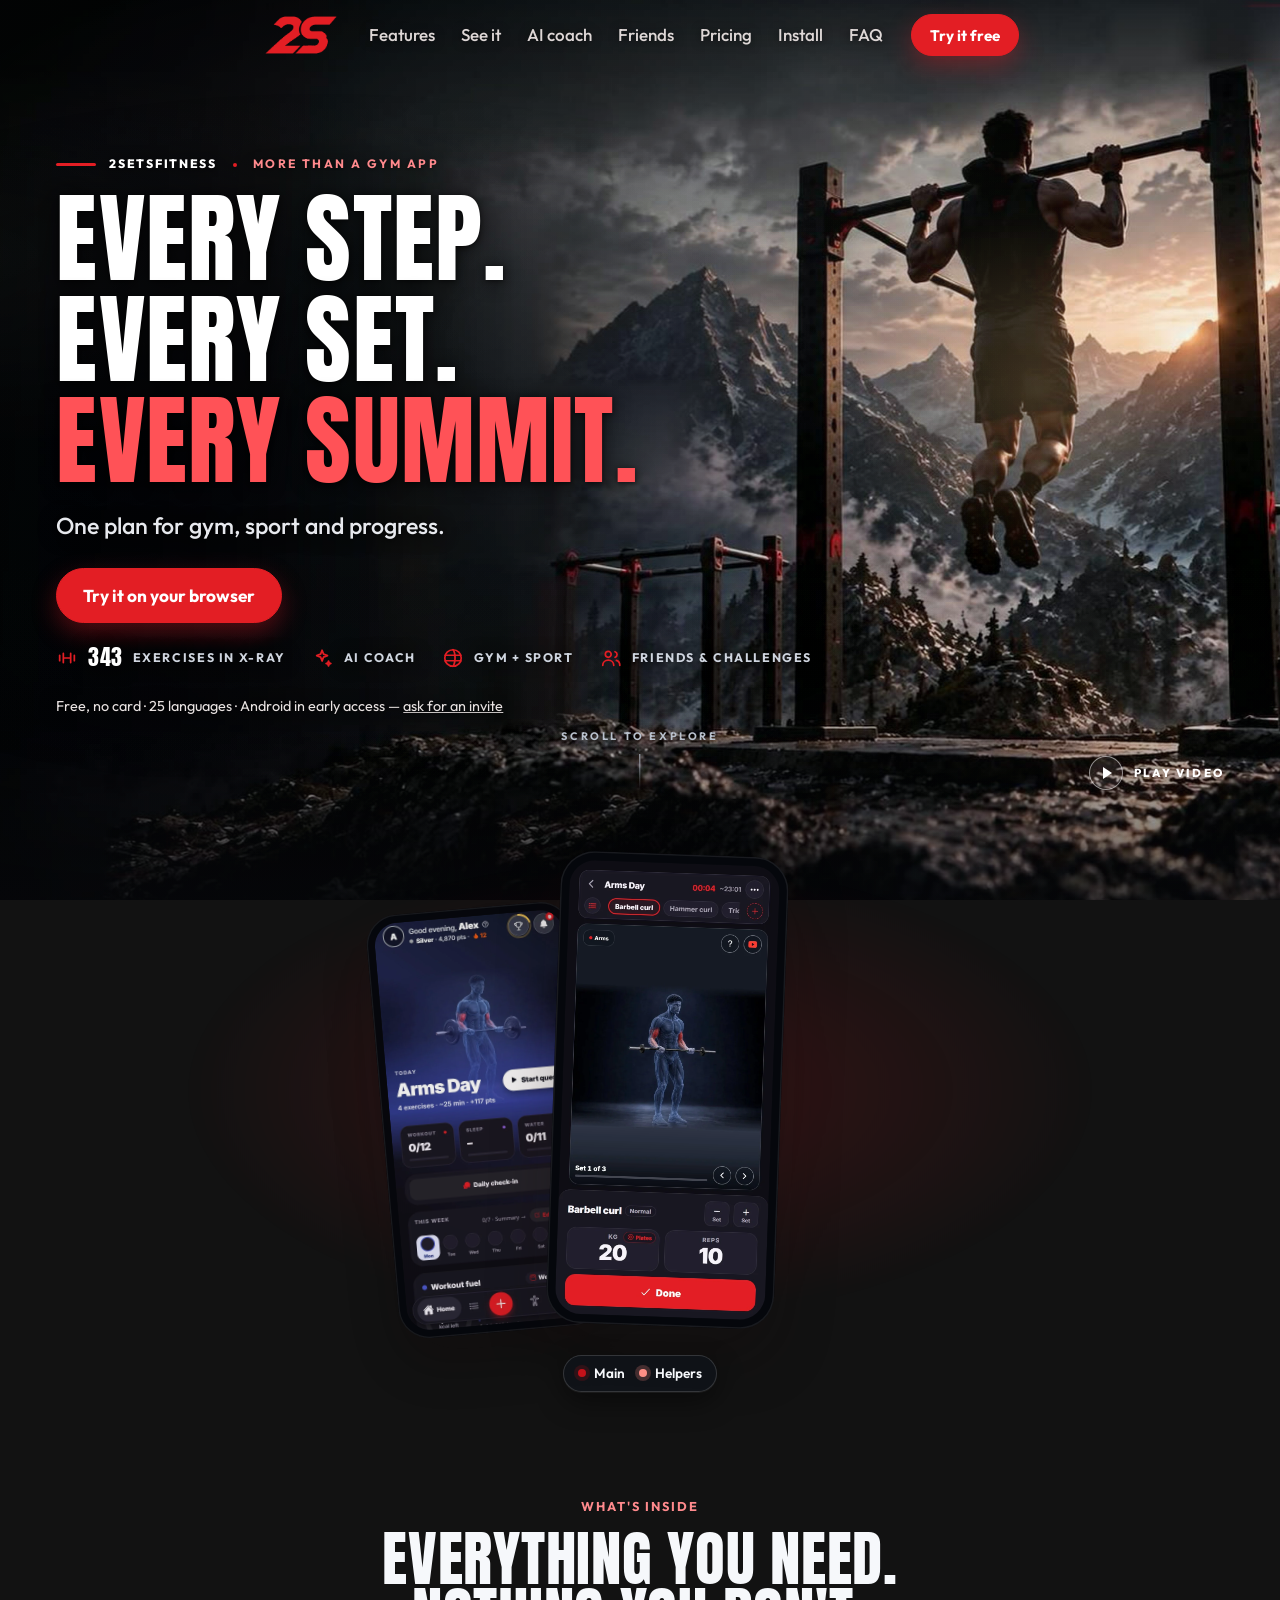
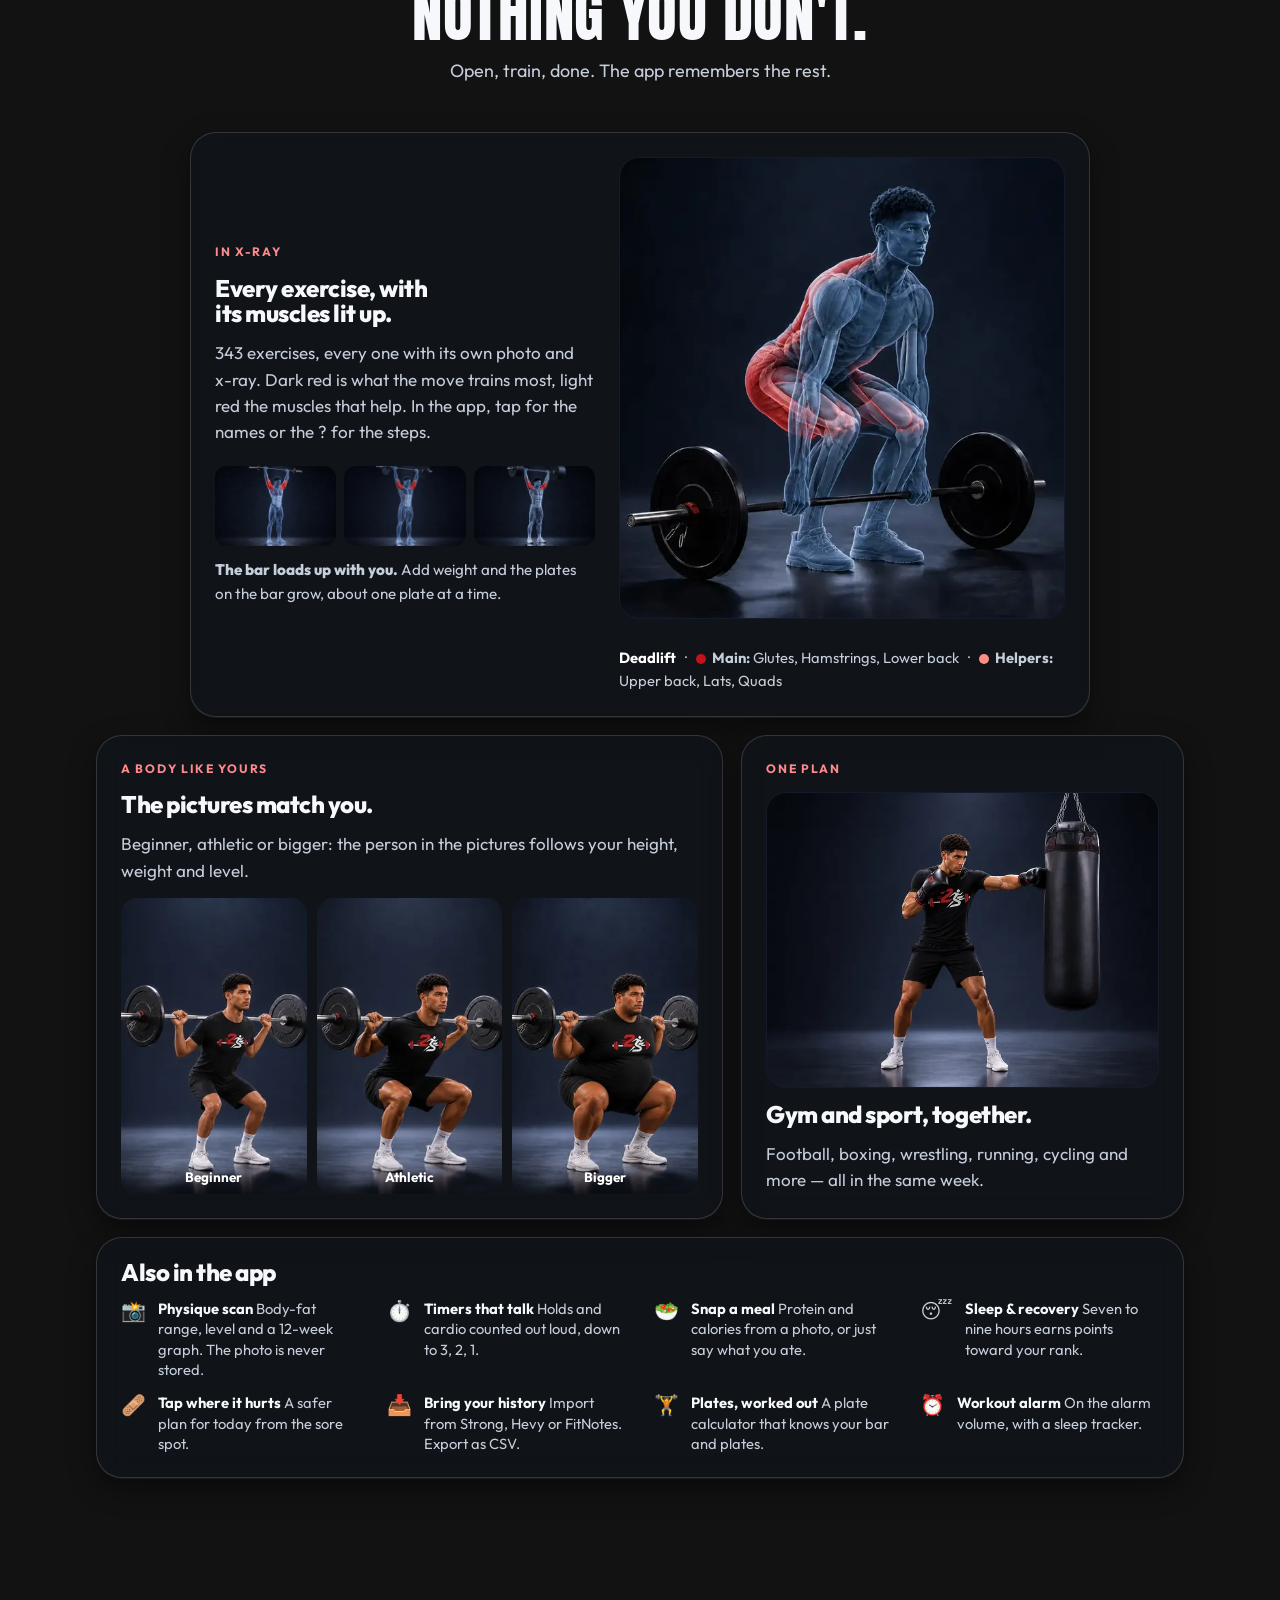
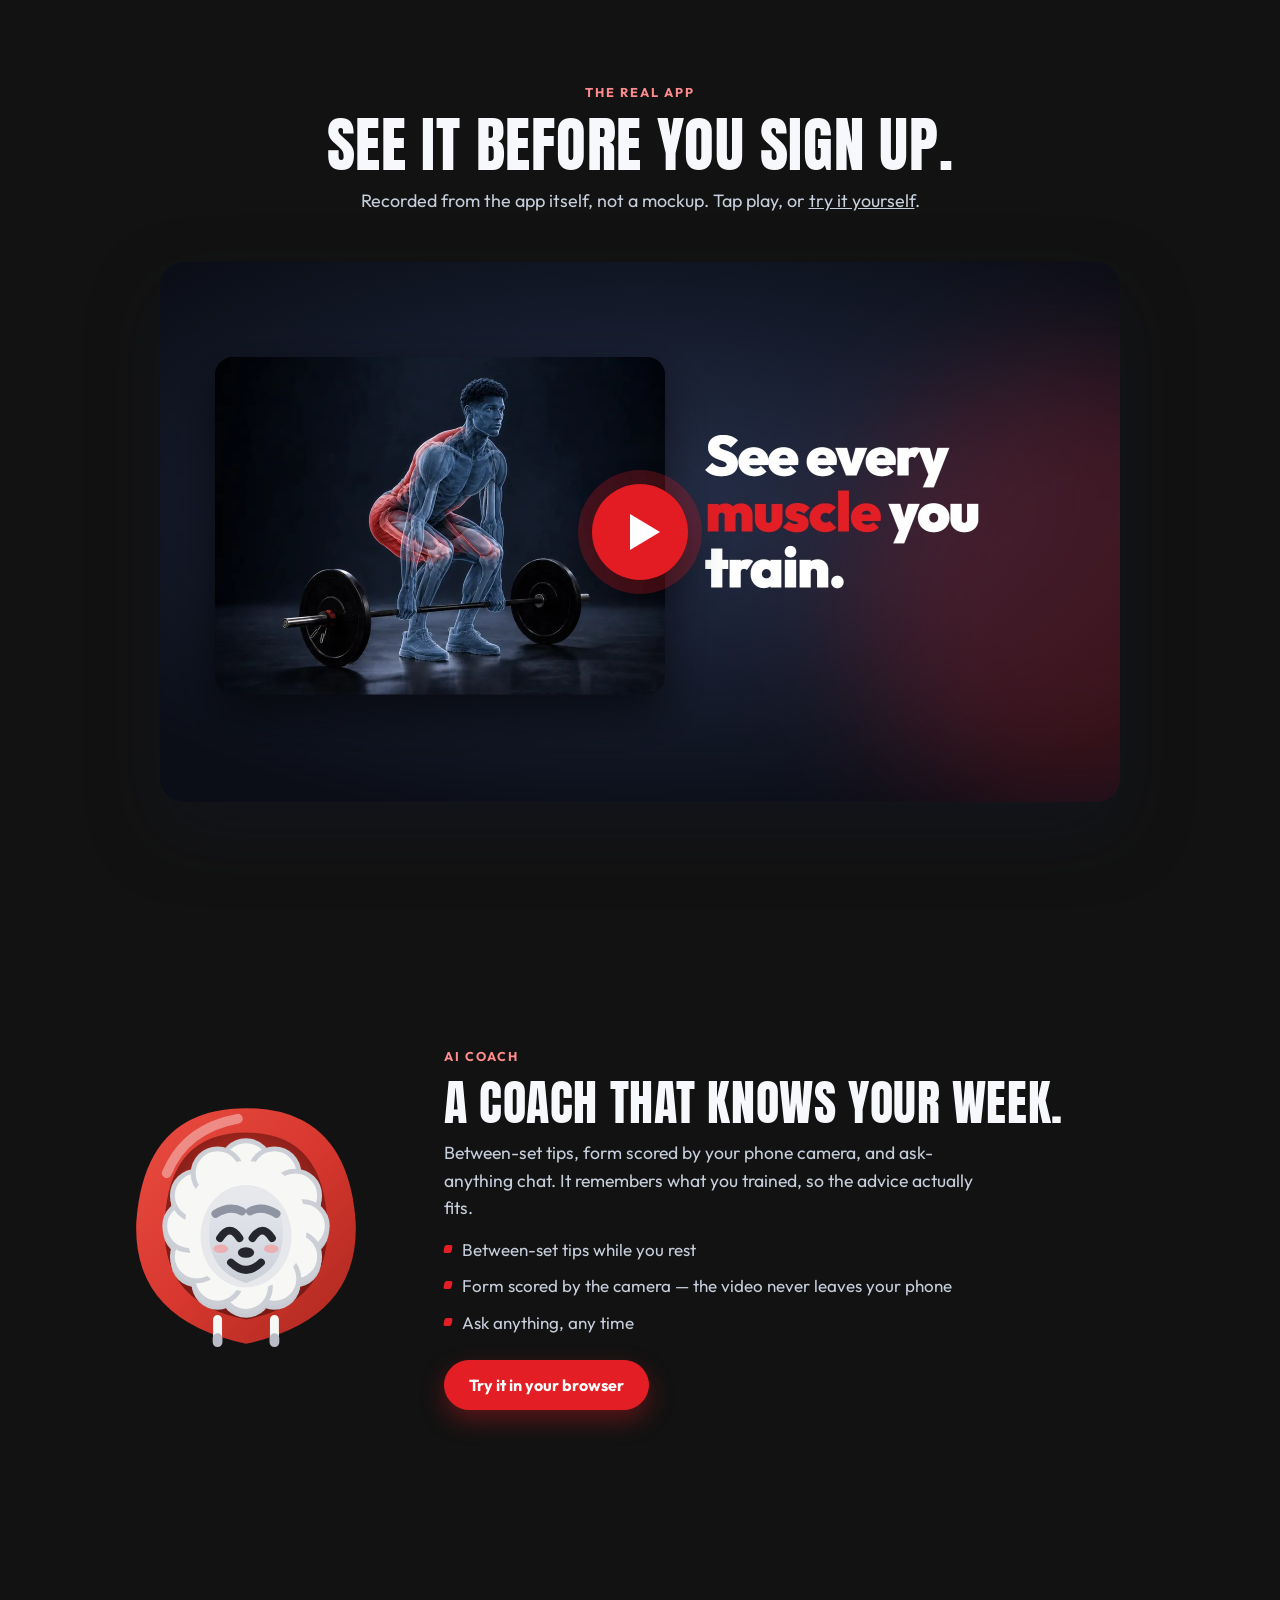
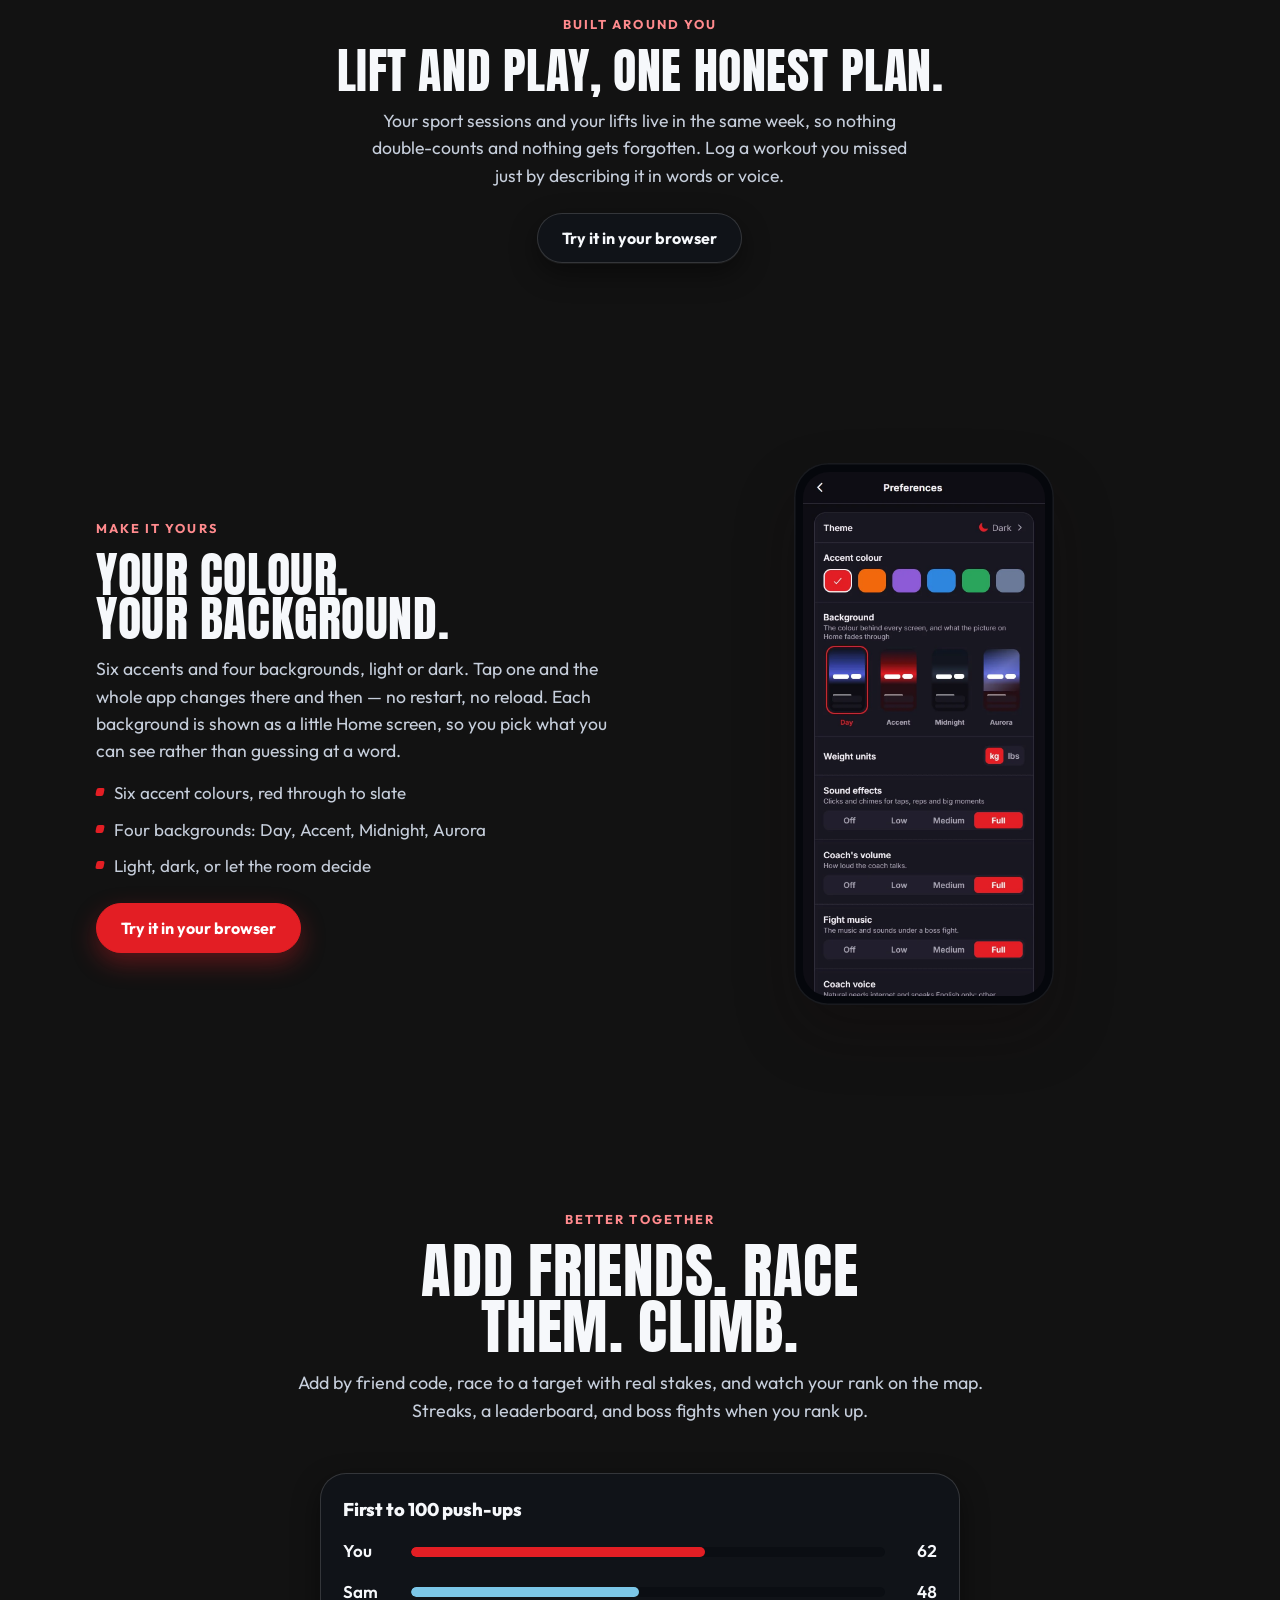
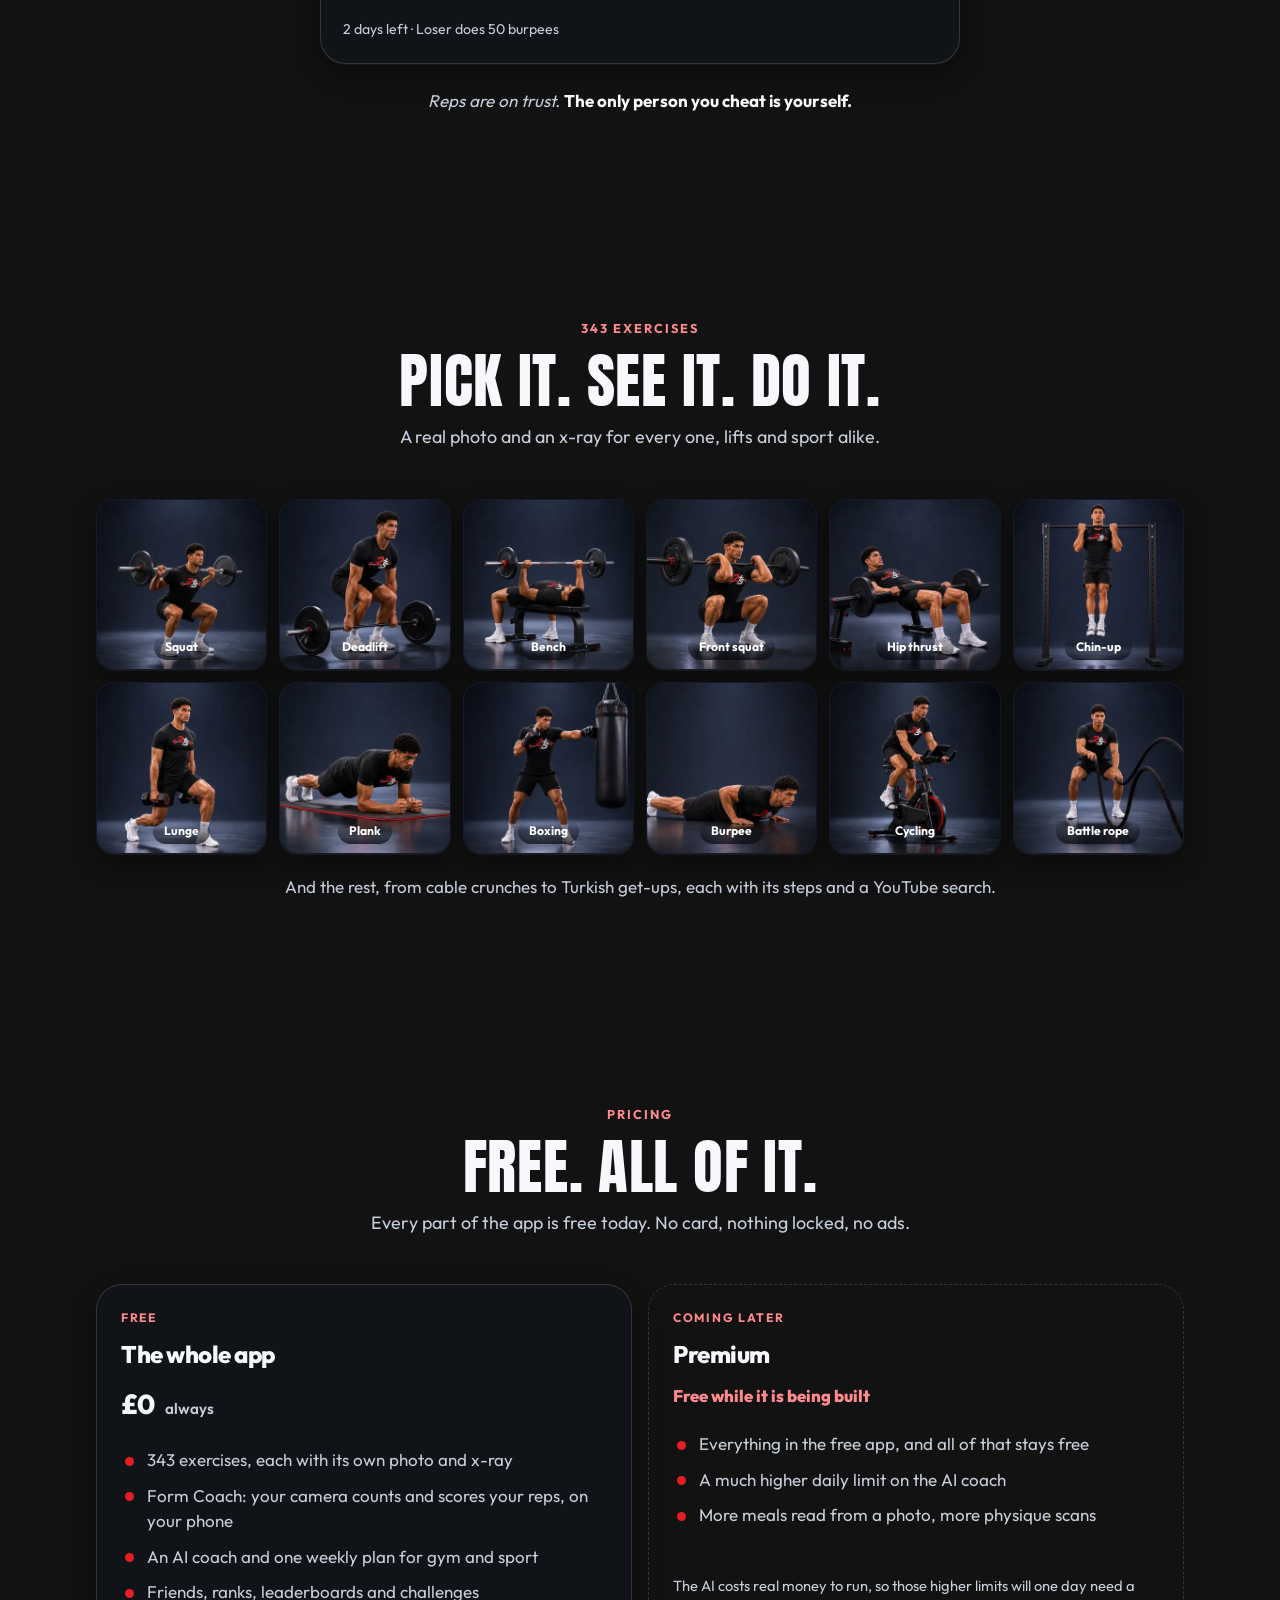
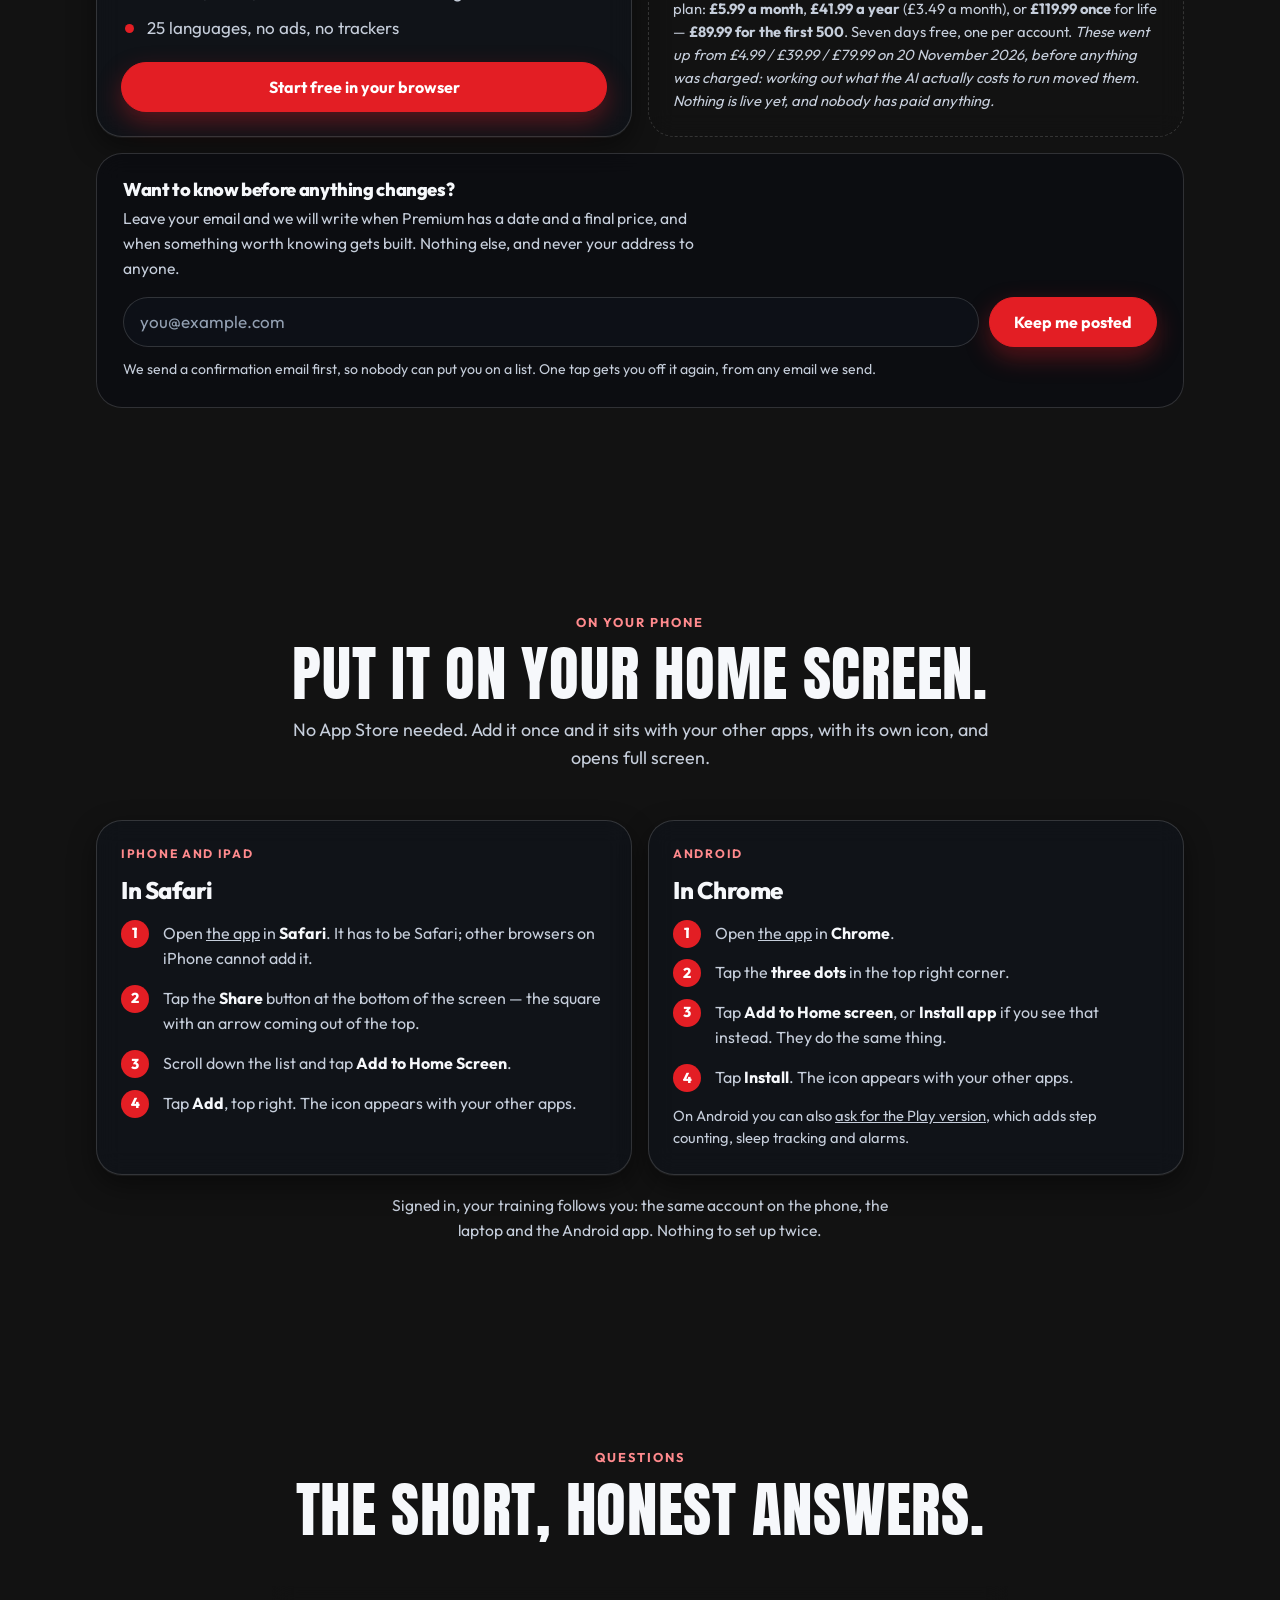
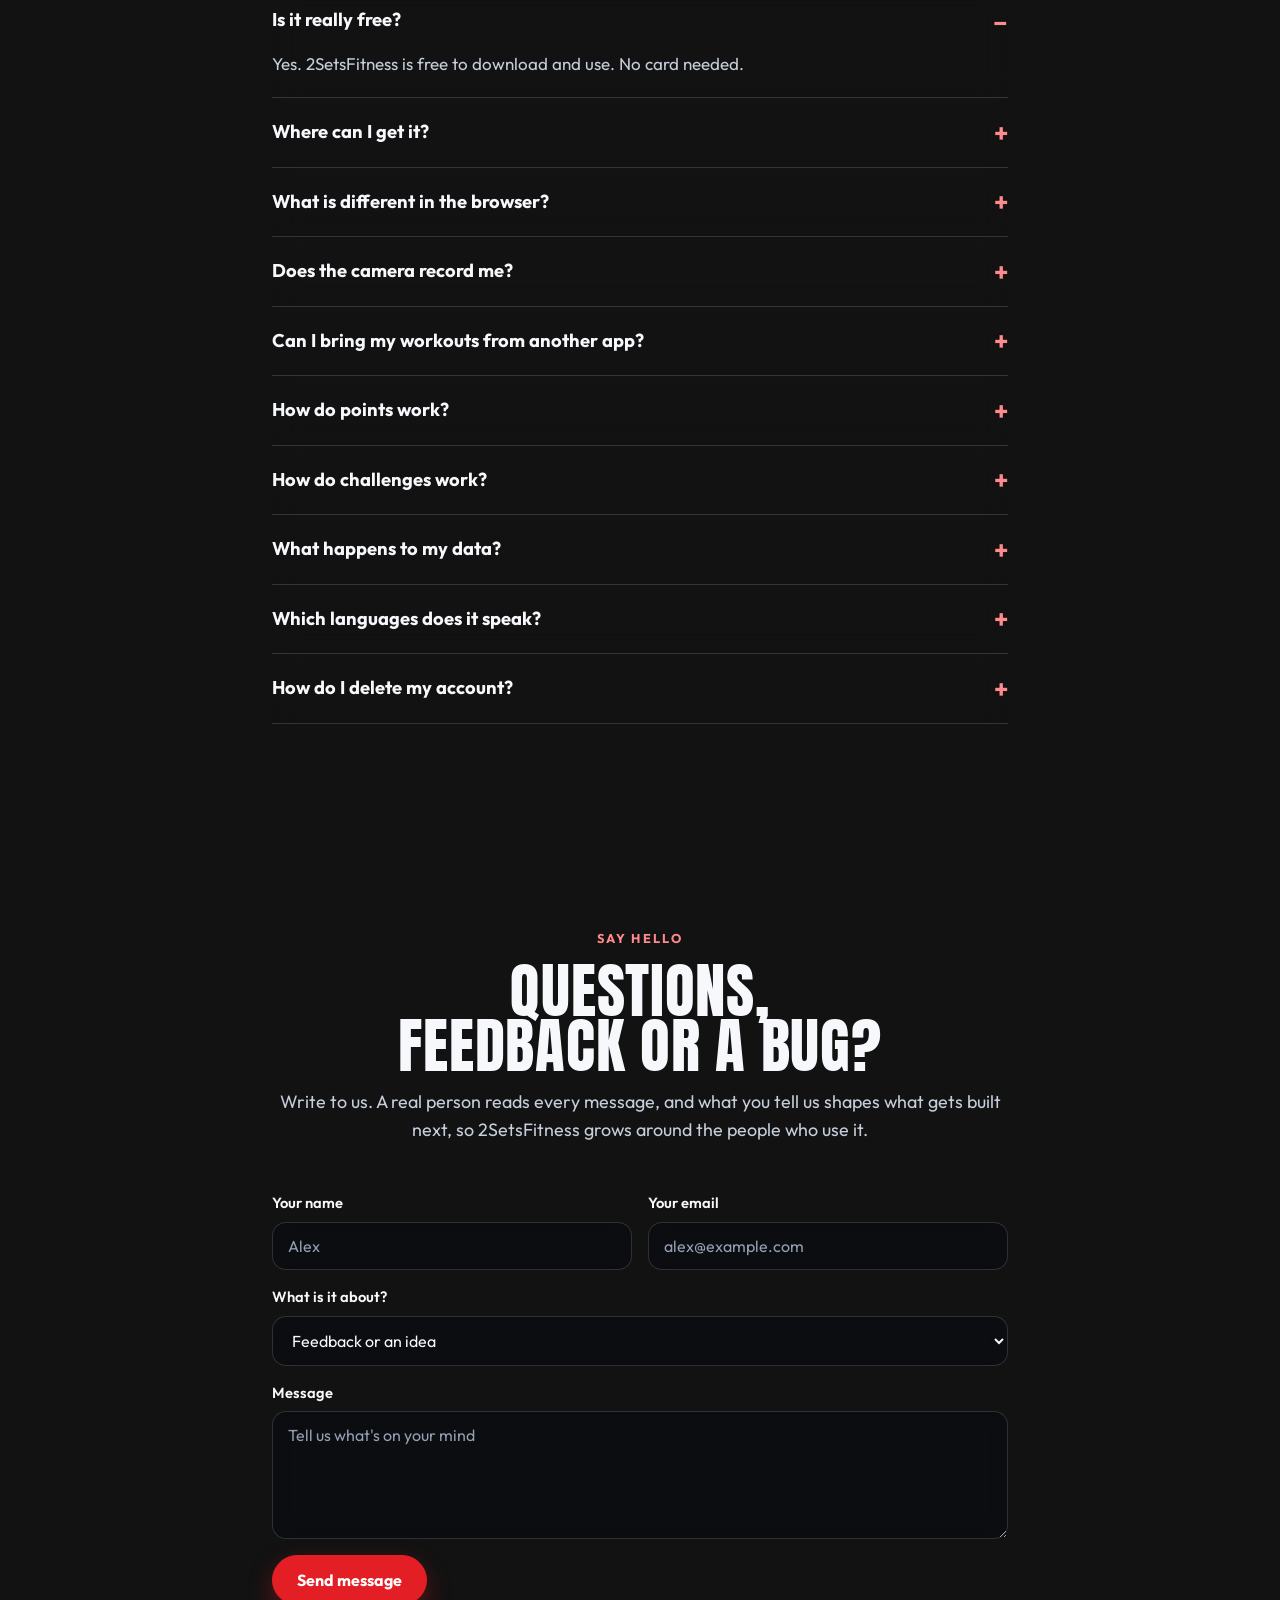
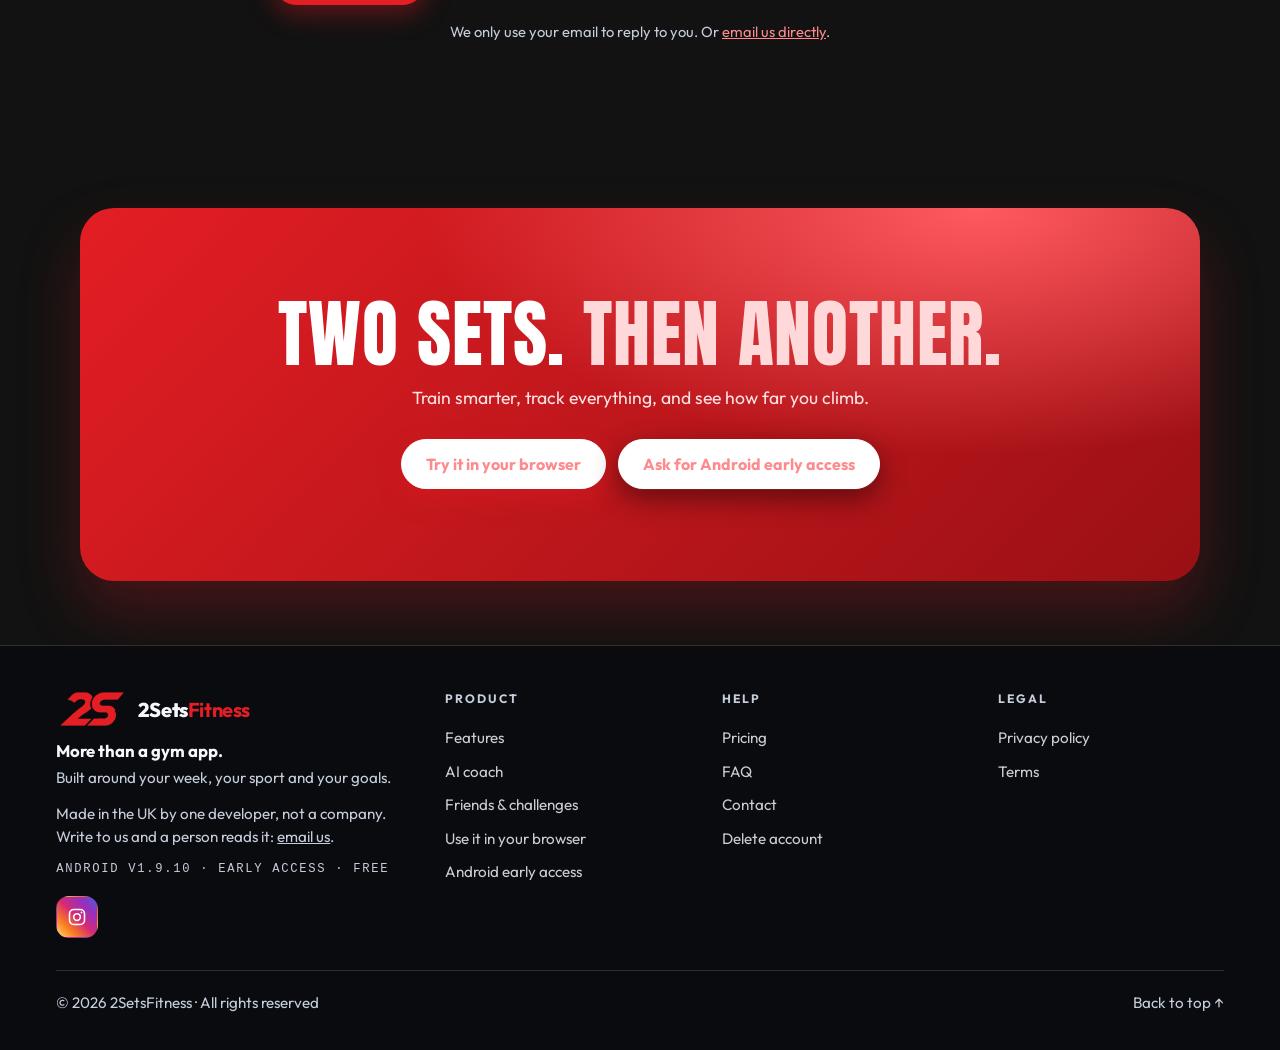
<file: index.html>
<!doctype html>
<html lang="en">
<head>
<meta charset="utf-8">
<meta name="viewport" content="width=device-width, initial-scale=1">
<title>2SetsFitness · See every muscle you train. Free.</title>
<meta name="description" content="A free fitness app: every exercise in x-ray with the muscles it works lit up, plates that grow with your weight, an AI coach that knows your week, one plan for gym and sport, and friends to race. Free in your browser on any phone or computer; Android in early access.">

<!-- Social preview (img/og.png, 1200x630). -->
<meta property="og:title" content="2SetsFitness — every step, every set, every summit">
<meta property="og:description" content="Free fitness app: every exercise in x-ray, an AI coach that knows your week, gym and sport in one plan, friends to race.">
<meta property="og:type" content="website">
<meta property="og:url" content="https://2setsfitness.com/">
<meta property="og:site_name" content="2SetsFitness">
<meta property="og:image" content="https://2setsfitness.com/img/og.png?v=1788fb99">
<meta property="og:image:width" content="1200">
<meta property="og:image:height" content="630">
<meta name="twitter:card" content="summary_large_image">
<meta name="twitter:image" content="https://2setsfitness.com/img/og.png?v=1788fb99">

<link rel="icon" href="img/favicon.png?v=d049a90d">
<link rel="icon" href="/favicon.ico?v=d049a90d" sizes="48x48">
<link rel="apple-touch-icon" href="img/apple-touch-icon.png?v=d049a90d">
<link rel="preconnect" href="https://fonts.googleapis.com">
<link rel="preconnect" href="https://fonts.gstatic.com" crossorigin>
<!-- reuse the current site's display font (Outfit) -->
<link href="https://fonts.googleapis.com/css2?family=Anton&family=Outfit:wght@400;500;600;700;800;900&display=swap" rel="stylesheet">
<link rel="stylesheet" href="styles.redesign.css?v=63">
<!-- the saved light/dark choice, read before a pixel is painted -->
<script>try{var t=localStorage.getItem('2s-theme');if(t==='dark'||t==='light')document.documentElement.dataset.theme=t;}catch(e){}</script>
</head>
<body>
<a class="skip" href="#main">Skip to content</a>

<!-- ANDROID AVAILABILITY ------------------------------------------------
     The Play listing is private while the app is in closed testing:
     play.google.com/store/apps/details?id=com.twosetsfitness.app answers
     404 "We are sorry, the requested URL was not found" to anyone who is
     not a tester. Every "Get it on Google Play" button on this page was
     therefore sending visitors to a dead end, so they now point at the
     browser app, which anyone can use, and Android is offered as early
     access through the contact form (which also feeds the tester count
     Google wants to see before production).
     WHEN THE APP IS LIVE ON PLAY: grep ANDROID-CTA and put the Play link
     back at each of those spots (nav, hero, pricing, closing, footer).
     The link itself: https://play.google.com/store/apps/details?id=com.twosetsfitness.app
--------------------------------------------------------------------- -->

<!-- ======================= NAV ======================= -->
<!-- The page's backdrop: the rig on the summit at sunrise, from the
     landing-page mockup. It is composed the way the mockup composes it --
     the photograph held to the right at full height, black to the left of
     it, and the bottom of the screen fading away into it (see .scene in
     styles.redesign.css). It sits outside the nav and main so the header
     sits on the photograph rather than in front of a white bar. -->
<div class="scene" aria-hidden="true">
  <!-- the picture, whole, at its own proportions. What fills the space
       beside it is a tone on .scene, not a second blurred copy of the
       picture: that copy read as the page being out of focus. -->
  <img class="photo" src="img/bg/summit-rig.jpg?v=9" alt="" width="2200" height="1238" fetchpriority="high">
  <div class="weather"><i class="drift"></i><i class="sun"></i></div>
  <div class="scrim"></div>
</div>

<header class="nav" id="nav">
  <div class="wrap">
    <a class="brand" href="#top"><img class="mk-dark" src="img/logo-2s.png?v=2" alt="" width="433" height="230"><img class="mk-light" src="img/logo-2s-light.png?v=2" alt="" width="433" height="230"><span class="word">2Sets<b>Fitness</b></span></a>
    <nav class="nav-links" aria-label="Primary">
      <a href="#features">Features</a>
      <a href="#see">See it</a>
      <a href="#coach">AI coach</a>
      <a href="#friends">Friends</a>
      <a href="#pricing">Pricing</a>
      <a href="#install">Install</a>
      <a href="#faq">FAQ</a>
      <button class="theme-toggle" id="theme-toggle" type="button" aria-pressed="false" aria-label="Switch to dark mode" title="Dark mode">
        <svg class="moon" viewBox="0 0 24 24" fill="none" stroke="currentColor" stroke-width="2" stroke-linecap="round" stroke-linejoin="round" aria-hidden="true"><path d="M20 14.5A8.5 8.5 0 0 1 9.5 4a8.5 8.5 0 1 0 10.5 10.5z"/></svg>
        <svg class="sun" viewBox="0 0 24 24" fill="none" stroke="currentColor" stroke-width="2" stroke-linecap="round" stroke-linejoin="round" aria-hidden="true"><circle cx="12" cy="12" r="4.2"/><path d="M12 2.6v2.2M12 19.2v2.2M4.3 4.3l1.6 1.6M18.1 18.1l1.6 1.6M2.6 12h2.2M19.2 12h2.2M4.3 19.7l1.6-1.6M18.1 5.9l1.6-1.6"/></svg>
      </button>
    </nav>
    <!-- ANDROID-CTA -->
    <a class="btn primary sm navcta" href="https://fitness-app-5c48a.web.app" rel="noopener">Try it free</a>
  </div>
</header>

<main id="main">
  <span id="top"></span>

  <!-- ======================= HERO =======================
       The landing-page design: the photograph carries the page (.scene,
       fixed behind everything), the copy sits on a dark wash over its left,
       and the type is the condensed caps display face. -->
  <section class="hero">
    <div class="wrap hero-inner">
      <div class="hero-copy">
        <span class="eyebrow"><b>2SetsFitness</b> <i aria-hidden="true"></i> <span class="tagline">More than a gym app</span></span>
        <h1>Every step.<br>Every set.<br><span class="red">Every summit.</span></h1>
        <p class="lede">One plan for gym, sport and progress.</p>
        <div class="cta-row">
          <a class="btn primary big" href="https://fitness-app-5c48a.web.app" rel="noopener">Try it on your browser</a>
        </div>
        <ul class="hstats">
          <li>
            <svg viewBox="0 0 24 24" aria-hidden="true"><path d="M4 9v6M8 7v10M16 7v10M20 9v6M8 12h8"/></svg>
            <b>343</b><span>exercises in x-ray</span>
          </li>
          <li>
            <svg viewBox="0 0 24 24" aria-hidden="true"><path d="M11 3.5l1.6 4.3 4.3 1.6-4.3 1.6L11 15.3 9.4 11 5.1 9.4 9.4 7.8z"/><path d="M18 15.4l.7 1.9 1.9.7-1.9.7-.7 1.9-.7-1.9-1.9-.7 1.9-.7z"/></svg>
            <span>AI coach</span>
          </li>
          <li>
            <svg viewBox="0 0 24 24" aria-hidden="true"><circle cx="12" cy="12" r="9"/><path d="M12 3c3 3.4 3 14.2 0 18M3.4 9h17.2M3.4 15h17.2"/></svg>
            <span>Gym + sport</span>
          </li>
          <li>
            <svg viewBox="0 0 24 24" aria-hidden="true"><circle cx="9" cy="8" r="3.2"/><path d="M3 20c0-3.3 2.7-5.6 6-5.6s6 2.3 6 5.6"/><path d="M16.4 5.2a3.2 3.2 0 0 1 0 6.1M17.9 14.6c2.1.6 3.7 2.5 3.7 5.4"/></svg>
            <span>Friends &amp; challenges</span>
          </li>
        </ul>
        <!-- ANDROID-CTA -->
        <p class="cta-note">Free, no card · 25 languages · Android in early access — <a href="#contact">ask for an invite</a></p>
      </div>
    </div>

    <div class="herofoot">
      <div class="wrap herofoot-in">
        <a class="scrollcue" href="#features"><span>Scroll to explore</span><i aria-hidden="true"></i></a>
        <a class="playcue" href="#see"><i aria-hidden="true"></i><span>Play video</span></a>
      </div>
    </div>
  </section>

  <!-- The real app, straight under the hero: the hero is the photograph now,
       so the phones get their own strip rather than disappearing. -->
  <section class="peek" aria-label="The app">
    <div class="wrap">
      <!-- hero visual: the real app (screenshots of the web app), a workout in
           x-ray in front, Home behind -->
      <div class="hero-visual phones">
        <figure class="phone back"><img src="img/app/home.webp?v=3" alt="The app's Home screen: today's Arms Day in x-ray, Start quest beside it, and the week underneath" width="390" height="844"></figure>
        <figure class="phone front"><img src="img/app/muscles.webp?v=3" alt="A barbell curl in x-ray, the biceps lit red, with the set's weight and reps under it" width="390" height="844" fetchpriority="high"></figure>
        <span class="orb-chip"><i class="main"></i>Main <i class="help"></i>Helpers</span>
      </div>
    </div>
  </section>

  <!-- ======================= FEATURE SHOWCASE ======================= -->
  <section id="features" class="band">
    <div class="wrap">
      <div class="sec-head">
        <span class="eyebrow">What's inside</span>
        <h2>Everything you need. Nothing you don't.</h2>
        <p>Open, train, done. The app remembers the rest.</p>
      </div>

      <div class="grid">
        <!-- ONE big feature tile: an x-ray + the bar loading up -->
        <article class="tile feature-big w-full">
          <div class="big-split">
          <div class="big-copy">
          <span class="tag">In x-ray</span>
          <h3>Every exercise, with its muscles lit up.</h3>
          <p>343 exercises, every one with its own photo and x-ray. Dark red is what the move trains most, light red the muscles that help. In the app, tap for the names or the ? for the steps.</p>
          <figure class="plates" aria-label="The bar loading up as the weight goes up">
            <div class="plate-row">
              <img src="img/x/plates-light.webp?v=2" alt="5 kg a side" loading="lazy">
              <img src="img/x/plates-mid.webp?v=2" alt="20 kg a side" loading="lazy">
              <img src="img/x/plates-heavy.webp?v=2" alt="60 kg a side" loading="lazy">
            </div>
            <figcaption><b>The bar loads up with you.</b> Add weight and the plates on the bar grow, about one plate at a time.</figcaption>
          </figure>
          </div>
          <div class="duo">
            <div class="media dark">
              <img id="exImg" src="img/x/ex-deadlift.webp" alt="Deadlift in x-ray: glutes, hamstrings and lower back lit dark red" loading="lazy" width="900" height="675">
            </div>
            <div class="ex-try">
              <p class="ex-muscles" id="exMuscles" aria-live="polite"></p>
            </div>

          </div>
          </div>
        </article>
        <!-- row of three small tiles -->
        <article class="tile w-main builds-tile">
          <span class="tag">A body like yours</span>
          <h3>The pictures match you.</h3>
          <p>Beginner, athletic or bigger: the person in the pictures follows your height, weight and level.</p>
          <div class="builds">
            <figure><img src="img/x/build-beginner.webp?v=2" alt="" loading="lazy"><figcaption>Beginner</figcaption></figure>
            <figure><img src="img/x/build-athletic.webp?v=2" alt="" loading="lazy"><figcaption>Athletic</figcaption></figure>
            <figure><img src="img/x/build-heavier.webp?v=2" alt="" loading="lazy"><figcaption>Bigger</figcaption></figure>
          </div>
        </article>
        <!-- tall supporting tile: gym AND sport -->
        <article class="tile w-side sport-tile">
          <span class="tag">One plan</span>
          <div class="media dark tall">
            <img src="img/x/boxing.webp" alt="Hitting a heavy bag" loading="lazy">
          </div>
          <h3>Gym and sport, together.</h3>
          <p>Football, boxing, wrestling, running, cycling and more — all in the same week.</p>
        </article>
        <article class="tile w-full also">
          <h3 class="also-h">Also in the app</h3>
          <ul class="also-list">
            <li><span class="ic" aria-hidden="true">📸</span><span><b>Physique scan</b> Body-fat range, level and a 12-week graph. The photo is never stored.</span></li>
            <li><span class="ic" aria-hidden="true">⏱️</span><span><b>Timers that talk</b> Holds and cardio counted out loud, down to 3, 2, 1.</span></li>
            <li><span class="ic" aria-hidden="true">🥗</span><span><b>Snap a meal</b> Protein and calories from a photo, or just say what you ate.</span></li>
            <li><span class="ic" aria-hidden="true">😴</span><span><b>Sleep &amp; recovery</b> Seven to nine hours earns points toward your rank.</span></li>
            <li><span class="ic" aria-hidden="true">🩹</span><span><b>Tap where it hurts</b> A safer plan for today from the sore spot.</span></li>
            <li><span class="ic" aria-hidden="true">📥</span><span><b>Bring your history</b> Import from Strong, Hevy or FitNotes. Export as CSV.</span></li>
            <li><span class="ic" aria-hidden="true">🏋️</span><span><b>Plates, worked out</b> A plate calculator that knows your bar and plates.</span></li>
            <li><span class="ic" aria-hidden="true">⏰</span><span><b>Workout alarm</b> On the alarm volume, with a sleep tracker.</span></li>
          </ul>
        </article>
      </div>
    </div>
  </section>

  <!-- ======================= SEE IT (real screens + video) ======================= -->
  <section id="see">
    <div class="wrap">
      <div class="sec-head">
        <span class="eyebrow">The real app</span>
        <h2>See it before you sign up.</h2>
        <p>Recorded from the app itself, not a mockup. Tap play, or <a href="https://fitness-app-5c48a.web.app" rel="noopener">try it yourself</a>.</p>
      </div>
      <!-- the 29 s launch video, made from the real screens -->
      <div class="trailer" id="trailer"><video playsinline preload="metadata" poster="img/app/trailer.jpg?v=2" src="img/app/trailer.mp4?v=3" aria-label="29-second launch video: every muscle in x-ray, pictures that match your build, an AI coach that knows your week, the camera form coach, and ranks to climb with friends"></video><button class="tplay" type="button" aria-label="Play the 29-second video"><span aria-hidden="true"></span></button></div>
    </div>
  </section>

  <!-- ======================= AI COACH (split) ======================= -->
  <section id="coach">
    <div class="wrap split">
      <figure class="coach-face" aria-hidden="true">
        <svg class="coach-svg" width="260" height="260" xmlns="http://www.w3.org/2000/svg" viewBox="0 0 64 64" role="img" aria-label="The AI coach"><defs><linearGradient id="hood_web" x1="0" y1="0" x2="1" y2="1"><stop offset="0" stop-color="#EA4D42"/><stop offset="0.5" stop-color="#D7372E"/><stop offset="1" stop-color="#A9281F"/></linearGradient><radialGradient id="in_web" cx="0.5" cy="0.42" r="0.62"><stop offset="0.55" stop-color="#A2271F"/><stop offset="1" stop-color="#6E1712"/></radialGradient><linearGradient id="face_web" x1="0" y1="0" x2="0" y2="1"><stop offset="0" stop-color="#E4E7ED"/><stop offset="1" stop-color="#CBCFD8"/></linearGradient></defs><path d="M32 3 Q57 3 59 31 Q60 55 32 61 Q4 55 5 31 Q7 3 32 3 Z" fill="url(#hood_web)"/><path d="M12.5 19 Q17 8 30 5.6" fill="none" stroke="#FFFFFF" stroke-opacity="0.38" stroke-width="2.4" stroke-linecap="round"/><path d="M32 9 Q51 9 52 31 Q53 51 32 55 Q11 51 12 31 Q13 9 32 9 Z" fill="url(#in_web)"/><g fill="#C9CBD3"><circle cx="32" cy="18.2" r="6.4"/><circle cx="39" cy="20.21" r="6.4"/><circle cx="44.12" cy="25.7" r="6.4"/><circle cx="46" cy="33.2" r="6.4"/><circle cx="44.12" cy="40.7" r="6.4"/><circle cx="39" cy="46.19" r="6.4"/><circle cx="32" cy="48.2" r="6.4"/><circle cx="25" cy="46.19" r="6.4"/><circle cx="19.88" cy="40.7" r="6.4"/><circle cx="18" cy="33.2" r="6.4"/><circle cx="19.88" cy="25.7" r="6.4"/><circle cx="25" cy="20.21" r="6.4"/></g><g fill="#F7F7F5" stroke="#CDCFD6" stroke-width="1.2"><circle cx="32" cy="17" r="6"/><circle cx="39" cy="19.01" r="6"/><circle cx="44.12" cy="24.5" r="6"/><circle cx="46" cy="32" r="6"/><circle cx="44.12" cy="39.5" r="6"/><circle cx="39" cy="44.99" r="6"/><circle cx="32" cy="47" r="6"/><circle cx="25" cy="44.99" r="6"/><circle cx="19.88" cy="39.5" r="6"/><circle cx="18" cy="32" r="6"/><circle cx="19.88" cy="24.5" r="6"/><circle cx="25" cy="19.01" r="6"/></g><ellipse cx="32" cy="32" rx="15" ry="16" fill="#F7F7F5"/><ellipse cx="32" cy="34.5" rx="11.2" ry="12.6" fill="#E7E8EC"/><path d="M23 32 Q23 26 32 26 Q41 26 41 32 Q42 43 32 46 Q22 43 23 32 Z" fill="url(#face_web)"/><g transform="translate(32 34) scale(1)"><path d="M-7.5 -5 q3.5 -2.2 6.5 -.6 M7.5 -5 q-3.5 -2.2 -6.5 -.6" fill="none" stroke="#8E94A2" stroke-width="2" stroke-linecap="round" stroke-linejoin="round"/><path d="M-6.4 1 Q-4 -2.6799999999999997 -1.6 1" fill="none" stroke="#26272D" stroke-width="1.9" stroke-linecap="round" stroke-linejoin="round"/><path d="M1.6 1 Q4 -2.6799999999999997 6.4 1" fill="none" stroke="#26272D" stroke-width="1.9" stroke-linecap="round" stroke-linejoin="round"/><ellipse cx="-6.2" cy="3.6" rx="1.8" ry="1.05" fill="#F2A0A0" fill-opacity="0.75"/><ellipse cx="6.2" cy="3.6" rx="1.8" ry="1.05" fill="#F2A0A0" fill-opacity="0.75"/><ellipse cx="0" cy="4.5" rx="2" ry="1.3" fill="#26272D"/><path d="M-3.7 7 Q0 10.6 3.7 7" fill="none" stroke="#26272D" stroke-width="1.9" stroke-linecap="round" stroke-linejoin="round"/></g><path d="M25 55 v4.4 M39 55 v4.4" stroke="#F7F7F5" stroke-width="2.2" stroke-linecap="round"/><path d="M25 59.6 v1 M39 59.6 v1" stroke="#B9BCC5" stroke-width="2.4" stroke-linecap="round"/></svg>
      </figure>
      <div class="copy">
        <span class="eyebrow">AI coach</span>
        <h2>A coach that knows your week.</h2>
        <p>Between-set tips, form scored by your phone camera, and ask-anything chat. It remembers what you trained, so the advice actually fits.</p>
        <ul class="list">
          <li>Between-set tips while you rest</li>
          <li>Form scored by the camera — the video never leaves your phone</li>
          <li>Ask anything, any time</li>
        </ul>
        <div class="cta-row">
          <a class="btn primary" href="https://fitness-app-5c48a.web.app" rel="noopener">Try it in your browser</a>
        </div>
      </div>
    </div>
  </section>

  <!-- ======================= GYM & SPORT (split, flipped) ======================= -->
  <section class="band">
    <div class="wrap split solo">
      <div class="copy">
        <span class="eyebrow">Built around you</span>
        <h2>Lift and play, one honest plan.</h2>
        <p>Your sport sessions and your lifts live in the same week, so nothing double-counts and nothing gets forgotten. Log a workout you missed just by describing it in words or voice.</p>
        <div class="cta-row">
          <!-- ANDROID-CTA -->
          <a class="btn" href="https://fitness-app-5c48a.web.app" rel="noopener">Try it in your browser</a>
        </div>
      </div>
    </div>
  </section>

  <!-- ======================= MAKE IT YOURS ======================= -->
  <section id="yours">
    <div class="wrap split">
      <div class="copy">
        <span class="eyebrow">Make it yours</span>
        <h2>Your colour. Your background.</h2>
        <p>Six accents and four backgrounds, light or dark. Tap one and the whole app changes there and then — no restart, no reload. Each background is shown as a little Home screen, so you pick what you can see rather than guessing at a word.</p>
        <ul class="list">
          <li>Six accent colours, red through to slate</li>
          <li>Four backgrounds: Day, Accent, Midnight, Aurora</li>
          <li>Light, dark, or let the room decide</li>
        </ul>
        <div class="cta-row">
          <!-- ANDROID-CTA -->
          <a class="btn primary" href="https://fitness-app-5c48a.web.app" rel="noopener">Try it in your browser</a>
        </div>
      </div>
      <figure class="phone solo-shot">
        <img src="img/app/yours.webp?v=1" alt="The app's Preferences screen: six accent colour swatches, and four backgrounds each shown as a small Home screen" loading="lazy" width="390" height="844">
      </figure>
    </div>
  </section>

  <!-- ======================= FRIENDS & COMPETITION ======================= -->
  <section id="friends">
    <div class="wrap">
      <div class="sec-head">
        <span class="eyebrow">Better together</span>
        <h2>Add friends. Race them. Climb.</h2>
        <p>Add by friend code, race to a target with real stakes, and watch your rank on the map. Streaks, a leaderboard, and boss fights when you rank up.</p>
      </div>

      <div class="compete-grid solo">
        <!-- the race card visual -->
        <div class="race" aria-label="Example challenge">
          <div class="race-title">First to 100 push-ups</div>
          <div class="r">
            <span>You</span>
            <span class="track"><i style="width:62%"></i></span>
            <span class="num">62</span>
          </div>
          <div class="r">
            <span>Sam</span>
            <span class="track"><i class="cool" style="width:48%"></i></span>
            <span class="num">48</span>
          </div>
          <small>2 days left · Loser does 50 burpees</small>
        </div>
      </div>

      <p class="honest">Reps are on trust. <b>The only person you cheat is yourself.</b></p>
    </div>
  </section>

  <!-- ======================= EXERCISE WALL ======================= -->
  <section class="band">
    <div class="wrap">
      <div class="sec-head">
        <span class="eyebrow">343 exercises</span>
        <h2>Pick it. See it. Do it.</h2>
        <p>A real photo and an x-ray for every one, lifts and sport alike.</p>
      </div>
      <!-- product-in-use thumbnails (all real files in img/thumbs/) -->
      <div class="wall dark">
        <figure><img src="img/x/wall/squat.webp" alt="" loading="lazy"><figcaption>Squat</figcaption></figure>
        <figure><img src="img/x/wall/deadlift.webp" alt="" loading="lazy"><figcaption>Deadlift</figcaption></figure>
        <figure><img src="img/x/wall/bench.webp" alt="" loading="lazy"><figcaption>Bench</figcaption></figure>
        <figure><img src="img/x/wall/front-squat.webp" alt="" loading="lazy"><figcaption>Front squat</figcaption></figure>
        <figure><img src="img/x/wall/hip-thrust.webp" alt="" loading="lazy"><figcaption>Hip thrust</figcaption></figure>
        <figure><img src="img/x/wall/chinup.webp" alt="" loading="lazy"><figcaption>Chin-up</figcaption></figure>
        <figure><img src="img/x/wall/lunge.webp" alt="" loading="lazy"><figcaption>Lunge</figcaption></figure>
        <figure><img src="img/x/wall/plank.webp" alt="" loading="lazy"><figcaption>Plank</figcaption></figure>
        <figure><img src="img/x/wall/boxing-bag.webp" alt="" loading="lazy"><figcaption>Boxing</figcaption></figure>
        <figure><img src="img/x/wall/burpee.webp" alt="" loading="lazy"><figcaption>Burpee</figcaption></figure>
        <figure><img src="img/x/wall/cycling.webp" alt="" loading="lazy"><figcaption>Cycling</figcaption></figure>
        <figure><img src="img/x/wall/battle-rope.webp" alt="" loading="lazy"><figcaption>Battle rope</figcaption></figure>
      </div>
      <p class="wall-note">And the rest, from cable crunches to Turkish get-ups, each with its steps and a YouTube search.</p>
    </div>
  </section>

  <!-- ======================= FAQ ======================= -->
  <!-- ======================= PRICING ======================= -->
  <section id="pricing" class="band">
    <div class="wrap">
      <div class="sec-head">
        <span class="eyebrow">Pricing</span>
        <h2>Free. All of it.</h2>
        <p>Every part of the app is free today. No card, nothing locked, no ads.</p>
      </div>

      <div class="price-grid two">
        <article class="tile">
          <span class="tag">Free</span>
          <h3>The whole app</h3>
          <p class="price-line"><b class="now">&pound;0</b> <span class="per">always</span></p>
          <ul class="price-list">
            <li>343 exercises, each with its own photo and x-ray</li>
            <li>Form Coach: your camera counts and scores your reps, on your phone</li>
            <li>An AI coach and one weekly plan for gym and sport</li>
            <li>Friends, ranks, leaderboards and challenges</li>
            <li>25 languages, no ads, no trackers</li>
          </ul>
          <!-- ANDROID-CTA -->
          <a class="btn primary price-cta" href="https://fitness-app-5c48a.web.app" rel="noopener">Start free in your browser</a>
        </article>

        <article class="tile tile-soon">
          <span class="tag">Coming later</span>
          <h3>Premium</h3>
          <p class="price-line"><b>Free while it is being built</b></p>
          <ul class="price-list">
            <li>Everything in the free app, and all of that stays free</li>
            <li>A much higher daily limit on the AI coach</li>
            <li>More meals read from a photo, more physique scans</li>
          </ul>
          <p class="price-small">The AI costs real money to run, so those higher limits will one day need a plan: <b>&pound;5.99 a month</b>, <b>&pound;41.99 a year</b> (&pound;3.49 a month), or <b>&pound;119.99 once</b> for life &mdash; <b>&pound;89.99 for the first 500</b>. Seven days free, one per account. <em>These went up from &pound;4.99 / &pound;39.99 / &pound;79.99 on 20 November 2026, before anything was charged: working out what the AI actually costs to run moved them. Nothing is live yet, and nobody has paid anything.</em></p>
        </article>
      </div>

      <!-- the list: an address, a confirmation email, and nothing until it is clicked -->
      <div class="notify" id="notify">
        <div class="notify-copy">
          <h3>Want to know before anything changes?</h3>
          <p>Leave your email and we will write when Premium has a date and a final price, and when something worth knowing gets built. Nothing else, and never your address to anyone.</p>
        </div>
        <form class="notify-form" id="nform" novalidate>
          <label class="sr-only" for="nemail">Your email</label>
          <input id="nemail" name="email" type="email" autocomplete="email" placeholder="you@example.com" required maxlength="200">
          <!-- honeypot: real people leave this blank -->
          <label class="hp" aria-hidden="true">Website<input name="website" tabindex="-1" autocomplete="off"></label>
          <button class="btn primary" type="submit" id="nsend">Keep me posted</button>
        </form>
        <p class="notify-note" id="nnote" role="status">We send a confirmation email first, so nobody can put you on a list. One tap gets you off it again, from any email we send.</p>
      </div>
    </div>
  </section>

  <!-- how to put the browser app on a home screen: there is no App Store
       version, so this is the only way an iPhone gets an icon -->
  <section id="install">
    <div class="wrap">
      <div class="sec-head">
        <span class="eyebrow">On your phone</span>
        <h2>Put it on your home screen.</h2>
        <p>No App Store needed. Add it once and it sits with your other apps, with its own icon, and opens full screen.</p>
      </div>

      <div class="howto">
        <article class="tile">
          <span class="tag">iPhone and iPad</span>
          <h3>In Safari</h3>
          <ol class="steps">
            <li>Open <a href="https://fitness-app-5c48a.web.app" rel="noopener">the app</a> in <b>Safari</b>. It has to be Safari; other browsers on iPhone cannot add it.</li>
            <li>Tap the <b>Share</b> button at the bottom of the screen &mdash; the square with an arrow coming out of the top.</li>
            <li>Scroll down the list and tap <b>Add to Home Screen</b>.</li>
            <li>Tap <b>Add</b>, top right. The icon appears with your other apps.</li>
          </ol>
        </article>

        <article class="tile">
          <span class="tag">Android</span>
          <h3>In Chrome</h3>
          <ol class="steps">
            <li>Open <a href="https://fitness-app-5c48a.web.app" rel="noopener">the app</a> in <b>Chrome</b>.</li>
            <li>Tap the <b>three dots</b> in the top right corner.</li>
            <li>Tap <b>Add to Home screen</b>, or <b>Install app</b> if you see that instead. They do the same thing.</li>
            <li>Tap <b>Install</b>. The icon appears with your other apps.</li>
          </ol>
          <p class="price-small">On Android you can also <a href="#contact">ask for the Play version</a>, which adds step counting, sleep tracking and alarms.</p>
        </article>
      </div>

      <p class="howto-note">Signed in, your training follows you: the same account on the phone, the laptop and the Android app. Nothing to set up twice.</p>
    </div>
  </section>

  <section id="faq">
    <div class="wrap">
      <div class="sec-head">
        <span class="eyebrow">Questions</span>
        <h2>The short, honest answers.</h2>
      </div>
      <div class="faq">
        <details open>
          <summary>Is it really free?</summary>
          <p>Yes. 2SetsFitness is free to download and use. No card needed.</p>
        </details>
        <details>
          <summary>Where can I get it?</summary>
          <p><a href="https://fitness-app-5c48a.web.app" rel="noopener">Use it in your browser</a> right now, free, on any phone or computer, with nothing to install. <a href="#install">Add it to your home screen</a> and it opens full screen with its own icon, like any other app &mdash; that is how it works on an iPhone, since there is no App Store version yet. The Android app is in early access while Google reviews it for public release: <a href="#contact">ask us for an invite</a> and we will add you.</p>
        </details>
        <details>
          <summary>What is different in the browser?</summary>
          <p>It is the same account either way: your training, your plan, your coach and your points follow you between them. Five things need the Android app, because a browser cannot do them: Form Coach on your camera, counting your steps, tracking your sleep overnight, alarms, and reminders. Everything else is the same.</p>
        </details>
        <details>
          <summary>Does the camera record me?</summary>
          <p>No. Form Coach counts and checks your reps on your phone, and the video never leaves it.</p>
        </details>
        <details>
          <summary>Can I bring my workouts from another app?</summary>
          <p>Yes. Import a Strong, Hevy or FitNotes export, or paste workouts from your notes, and your routines come with them. You can export everything as CSV too.</p>
        </details>
        <details>
          <summary>How do points work?</summary>
          <p>Workouts, sport sessions, stretches and a good night's sleep all earn points toward your next rank, harder sessions more. Up to 500 a day, so nobody can farm the leaderboard.</p>
        </details>
        <details>
          <summary>How do challenges work?</summary>
          <p>Add a friend by code, pick a target like 100 push-ups or 10 km, and race. The winner takes the points. It runs on trust: the only person you cheat is yourself.</p>
        </details>
        <details>
          <summary>What happens to my data?</summary>
          <p>Your workouts are saved to a private space only your account can read, so they come back on a new phone. We don't sell your data, show ads or use ad trackers, and Form Coach's camera video never leaves your phone. Read the <a href="privacy/index.html">privacy policy</a> for the details.</p>
        </details>
        <details>
          <summary>Which languages does it speak?</summary>
          <p>25, from English and Arabic to Urdu and Turkish.</p>
        </details>
        <details>
          <summary>How do I delete my account?</summary>
          <p>In the app: Settings, then Account, then Delete account. No app? <a href="delete-account/index.html">Here's how to ask us</a>.</p>
        </details>
      </div>
    </div>
  </section>

  <!-- ======================= CONTACT (ported from the live site) ======================= -->
  <section id="contact" class="band">
    <div class="wrap">
      <div class="sec-head">
        <span class="eyebrow">Say hello</span>
        <h2>Questions, feedback or a bug?</h2>
        <p>Write to us. A real person reads every message, and what you tell us shapes what gets built next, so 2SetsFitness grows around the people who use it.</p>
      </div>
      <form class="contact-form" id="cform" novalidate>
        <label>Your name<input name="name" autocomplete="name" placeholder="Alex" required maxlength="80"></label>
        <label>Your email<input name="email" type="email" autocomplete="email" placeholder="alex@example.com" required maxlength="200"></label>
        <label class="full">What is it about?
          <select name="topic">
            <option>Feedback or an idea</option>
            <option>Join Android early access</option>
            <option>Something is broken</option>
            <option>A question about the app</option>
            <option>Press or partnership</option>
          </select>
        </label>
        <label class="full">Message<textarea name="message" rows="5" placeholder="Tell us what's on your mind" required maxlength="4000"></textarea></label>
        <!-- honeypot: real people leave this blank -->
        <label class="hp" aria-hidden="true">Website<input name="website" tabindex="-1" autocomplete="off"></label>
        <div class="full actions">
          <button class="btn primary" type="submit" id="csend">Send message</button>
          <span class="note" id="cnote" role="status"></span>
        </div>
      </form>
      <div class="done" id="cdone" hidden role="status"></div>
      <p class="fine">We only use your email to reply to you. Or <a id="addr" href="#contact">email us directly</a>.</p>
    </div>
  </section>

  <!-- ======================= CLOSING CTA ======================= -->
  <section style="padding-block: clamp(32px,7vw,64px)">
    <div class="closing">
      <h2>Two sets. <span>Then another.</span></h2>
      <p>Train smarter, track everything, and see how far you climb.</p>
      <div class="cta-row">
        <a class="btn primary" href="https://fitness-app-5c48a.web.app" rel="noopener">Try it in your browser</a>
        <!-- ANDROID-CTA -->
        <a class="btn" href="#contact">Ask for Android early access</a>
      </div>
    </div>
  </section>
</main>

<!-- ======================= FOOTER ======================= -->
<footer>
  <div class="wrap">
    <div class="ftop">
      <div class="fbrand">
        <a class="brand" href="#top"><img class="mk-dark" src="img/logo-2s.png?v=2" alt="" width="433" height="230"><img class="mk-light" src="img/logo-2s-light.png?v=2" alt="" width="433" height="230"><span class="word">2Sets<b>Fitness</b></span></a>
        <p class="ftag">More than a gym app.</p>
        <p>Built around your week, your sport and your goals.</p>
        <p>Made in the UK by one developer, not a company. Write to us and a person reads it: <a id="addr2" href="#contact">email us</a>.</p>
        <div class="fver">Android v1.9.10 · early access · Free</div>
        <nav class="fsocial" aria-label="Elsewhere">
          <a class="ig" href="https://www.instagram.com/2setsfitness_/" target="_blank" rel="me noopener"
             aria-label="2SetsFitness on Instagram" title="Instagram">
            <svg viewBox="0 0 24 24" fill="none" stroke="currentColor" stroke-width="1.9"
                 stroke-linecap="round" stroke-linejoin="round" aria-hidden="true" focusable="false">
              <rect x="3" y="3" width="18" height="18" rx="5"/>
              <circle cx="12" cy="12" r="4"/>
              <circle cx="17.4" cy="6.6" r="1.1" fill="currentColor" stroke="none"/>
            </svg>
          </a>
        </nav>
      </div>
      <div class="fcols">
        <nav class="fcol" aria-label="Product">
          <b>Product</b>
          <a href="#features">Features</a>
          <a href="#coach">AI coach</a>
          <a href="#friends">Friends &amp; challenges</a>
          <!-- ANDROID-CTA -->
          <a href="https://fitness-app-5c48a.web.app" rel="noopener">Use it in your browser</a>
          <a href="#contact">Android early access</a>
        </nav>
        <nav class="fcol" aria-label="Help">
          <b>Help</b>
          <a href="#pricing">Pricing</a>
          <a href="#faq">FAQ</a>
          <a href="#contact">Contact</a>
          <a href="delete-account/index.html">Delete account</a>
        </nav>
        <nav class="fcol" aria-label="Legal">
          <b>Legal</b>
          <a href="privacy/index.html">Privacy policy</a>
          <a href="terms/index.html">Terms</a>
        </nav>
      </div>
    </div>
    <div class="fbot">
      <span>© 2026 2SetsFitness · All rights reserved</span>
      <a href="#top">Back to top ↑</a>
    </div>
  </div>
</footer>

<script>
/* -------- the walkthrough video: a big play button, then the normal controls -------- */
(function () {
  // the x-ray tile's exercise picker
  (function () {
    var EX = {
      'deadlift': ['Deadlift', ['Glutes', 'Hamstrings', 'Lower back'], ['Upper back', 'Lats', 'Quads']],
      'bench': ['Bench press', ['Chest', 'Triceps', 'Front delts'], []],
      'squat': ['Squat', ['Quads', 'Glutes', 'Hamstrings'], ['Lower back', 'Abs']],
      'ohp': ['Overhead press', ['Front delts', 'Triceps', 'Side delts'], ['Upper back']],
      'lat-pulldown': ['Lat pulldown', ['Lats', 'Biceps'], ['Upper back', 'Rear delts']],
      'barbell-curl': ['Barbell curl', ['Biceps'], ['Forearms']],
      'hip-thrust': ['Hip thrust', ['Glutes', 'Hamstrings'], ['Quads']],
      'shrug': ['Shrug', ['Traps'], ['Forearms']]
    };
    var img = document.getElementById('exImg'), out = document.getElementById('exMuscles');
    if (!img || !out) return;
    var chips = document.querySelectorAll('.ex-chips button');
    function show(id) {
      var e = EX[id]; if (!e) return;
      img.src = 'img/x/ex-' + id + '.webp';
      img.alt = e[0] + ' in x-ray: ' + e[1].join(', ').toLowerCase() + ' lit dark red';
      out.innerHTML = '<b class="ex-name">' + e[0] + '</b> <span class="sep">·</span> ' +
        '<span class="dot main"></span><b>Main:</b> ' + e[1].join(', ') +
        (e[2].length ? ' <span class="sep">·</span> <span class="dot help"></span><b>Helpers:</b> ' + e[2].join(', ') : '');
      for (var i = 0; i < chips.length; i++) {
        var on = chips[i].getAttribute('data-ex') === id;
        chips[i].classList.toggle('on', on); chips[i].setAttribute('aria-pressed', on ? 'true' : 'false');
      }
    }
    // It plays itself. Eight exercises behind eight buttons is a thing to
    // work, and most people will not: the point is that every exercise has
    // an x-ray, which is made by it changing, not by them tapping. Tapping
    // one stops it for good -- they have taken it over, and having it carry
    // on moving under them would be the thing fighting back.
    var order = Object.keys(EX), at = 0, timer = null, taken = false;
    var slow = window.matchMedia && window.matchMedia('(prefers-reduced-motion: reduce)').matches;
    function step() { at = (at + 1) % order.length; show(order[at]); }
    function run() { if (!taken && !slow && !timer) timer = setInterval(step, 2500); }
    function halt() { if (timer) { clearInterval(timer); timer = null; } }
    for (var i = 0; i < chips.length; i++) chips[i].addEventListener('click', function () {
      taken = true; halt(); show(this.getAttribute('data-ex'));
    });
    // only while it is on the screen, and never behind a hidden tab
    var box = document.querySelector('.feature-big');
    if (box && window.IntersectionObserver) {
      new IntersectionObserver(function (es) {
        es[0].isIntersecting ? run() : halt();
      }, { threshold: 0.25 }).observe(box);
    } else { run(); }
    document.addEventListener('visibilitychange', function () {
      document.hidden ? halt() : (box ? null : run());
    });
    // the next ones load before they come round
    Object.keys(EX).forEach(function (k) { var p = new Image(); p.src = 'img/x/ex-' + k + '.webp'; });
    show('deadlift');
  })();
  var t = document.getElementById('trailer'); if (t) { var tv = t.querySelector('video'); t.querySelector('.tplay').addEventListener('click', function () { tv.controls = true; t.classList.add('playing'); tv.play(); }); tv.addEventListener('ended', function () { t.classList.remove('playing'); tv.controls = false; tv.load(); }); }
  var box = document.getElementById('howVid'); if (!box) return;
  var v = box.querySelector('video'), b = box.querySelector('.play');
  b.addEventListener('click', function () { v.controls = true; v.muted = false; box.classList.add('playing'); v.play(); });
  v.addEventListener('ended', function () { box.classList.remove('playing'); v.controls = false; v.load(); });
})();

/* -------- nav shadow on scroll -------- */
(function () {
  var nav = document.getElementById('nav');
  var onScroll = function () { nav.classList.toggle('scrolled', window.scrollY > 8); };
  onScroll();
  window.addEventListener('scroll', onScroll, { passive: true });
})();

/* -------- keep me posted: the updates list (API /updates) -------- */
(function () {
  var API = 'https://twosetsfitness-api-608365314707.europe-west2.run.app/updates';
  var f = document.getElementById('nform');
  if (!f) return;
  var note = document.getElementById('nnote'), btn = document.getElementById('nsend');
  var opened = Date.now();
  function say(t, err) { note.textContent = t; note.className = 'notify-note' + (err ? ' err' : ''); }
  f.addEventListener('submit', function (e) {
    e.preventDefault();
    var d = new FormData(f);
    var email = String(d.get('email') || '').trim();
    if (!/^[^@\s]+@[^@\s]+\.[^@\s]+$/.test(email)) return say('Add an email address we can reach you at.', true);
    btn.disabled = true; say('Sending...');
    fetch(API, {
      method: 'POST', headers: { 'Content-Type': 'application/json' },
      body: JSON.stringify({ email: email, source: 'pricing', website: d.get('website') || '', ms: Date.now() - opened }),
    })
      .then(function (r) { return r.json().catch(function () { return {}; }).then(function (j) { return { ok: r.ok, j: j }; }); })
      .then(function (res) {
        if (!res.ok) throw new Error(res.j.error || 'Could not sign you up right now.');
        f.hidden = true;
        say('Check your inbox. Tap the link in the email and you are on the list; until then we have sent you nothing else.');
      })
      .catch(function (err) {
        btn.disabled = false;
        say((err && err.message && !/fetch|network/i.test(err.message) ? err.message : 'Could not sign you up right now.') + ' Try again in a moment.', true);
      });
  });
})();

/* -------- contact form (ported unchanged from the live index.html) -------- */
(function () {
  var API = 'https://twosetsfitness-api-608365314707.europe-west2.run.app/contact';
  var to = ['trrfarhan', 'gmail.com'].join('@');
  var f = document.getElementById('cform'), note = document.getElementById('cnote'), btn = document.getElementById('csend');
  var addr = document.getElementById('addr'); addr.href = 'mailto:' + to;
  var addr2 = document.getElementById('addr2'); if (addr2) addr2.href = 'mailto:' + to;
  var opened = Date.now();
  function say(t, err) { note.textContent = t; note.className = 'note' + (err ? ' err' : ''); }
  f.addEventListener('submit', function (e) {
    e.preventDefault();
    var d = new FormData(f), body = {
      name: String(d.get('name') || '').trim(), email: String(d.get('email') || '').trim(),
      topic: d.get('topic'), message: String(d.get('message') || '').trim(),
      website: d.get('website') || '', ms: Date.now() - opened,
    };
    if (!body.name) return say('Add your name.', true);
    if (!/^[^@\s]+@[^@\s]+\.[^@\s]+$/.test(body.email)) return say('Add an email address we can reply to.', true);
    if (body.message.length < 5) return say('Write a message first.', true);
    btn.disabled = true; say('Sending...');
    fetch(API, { method: 'POST', headers: { 'Content-Type': 'application/json' }, body: JSON.stringify(body) })
      .then(function (r) { return r.json().catch(function () { return {}; }).then(function (j) { return { ok: r.ok, j: j }; }); })
      .then(function (res) {
        if (!res.ok) throw new Error(res.j.error || 'Could not send right now.');
        say('');
        var done = document.getElementById('cdone');
        var h = document.createElement('h3'); h.textContent = 'Thanks, message sent.';
        var n = document.createElement('p'); n.className = 'note';
        n.textContent = 'We\u2019ll reply to ' + body.email + ', usually within a day or two.';
        done.replaceChildren(h, n);
        f.hidden = true; done.hidden = false;
        done.scrollIntoView({ behavior: 'smooth', block: 'center' });
      })
      .catch(function (err) {
        btn.disabled = false;
        say((err && err.message && !/fetch|network/i.test(err.message) ? err.message : 'Could not send right now.') + ' You can email us at ' + to + '.', true);
      });
  });
})();
</script>
<script src="theme.js" defer></script>
<script src="scene.js?v=5" defer></script>
</body>
</html>
</file>
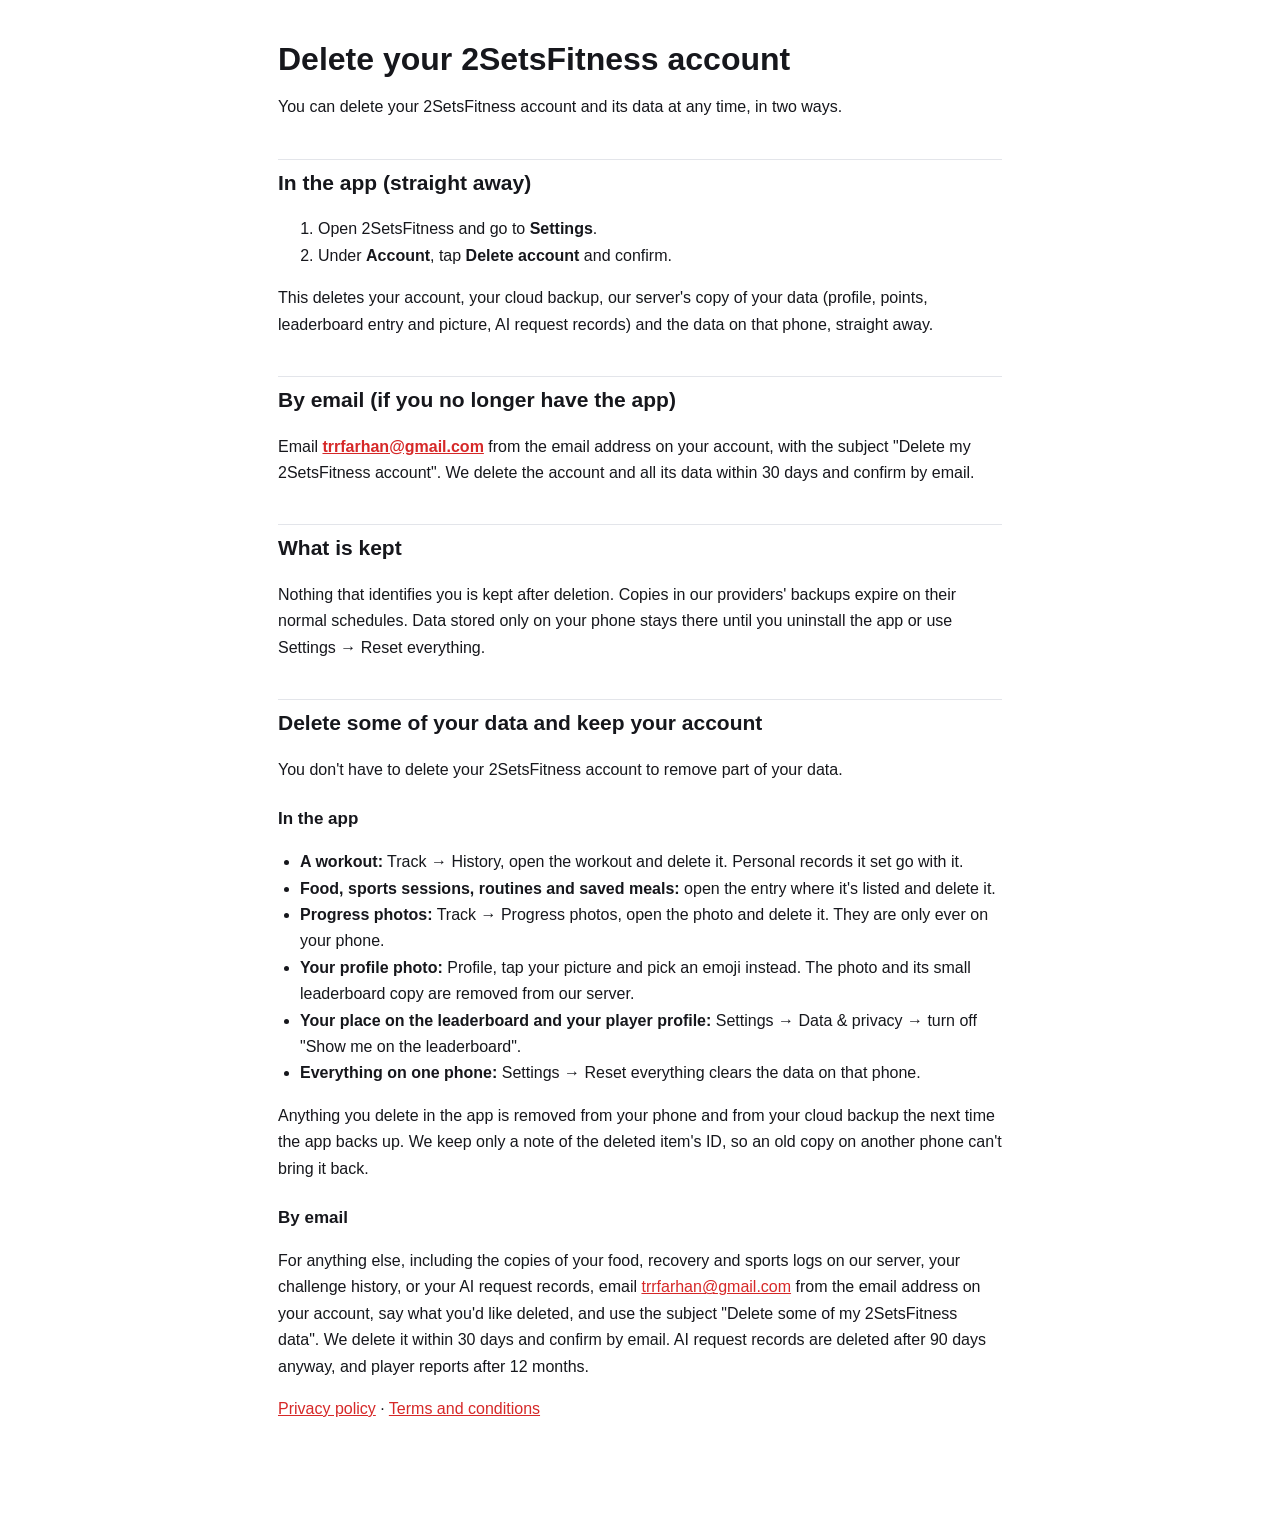
<file: delete-account/index.html>
<!doctype html>
<html lang="en">
<head>
<meta charset="utf-8">
<meta name="viewport" content="width=device-width, initial-scale=1">
<title>Delete your 2SetsFitness account</title>
<meta name="description" content="How the 2SetsFitness app collects, uses and protects your data.">
<style>
  :root { --bg: #ffffff; --ink: #16171c; --dim: #5b5f6b; --line: #e3e5ea; --accent: #d62828; --soft: #f5f6f8; }
  @media (prefers-color-scheme: dark) { :root { --bg: #0f1014; --ink: #eceef2; --dim: #a3a8b4; --line: #2a2d35; --accent: #ff5a4e; --soft: #181a20; } }
  * { box-sizing: border-box; }
  body { margin: 0; background: var(--bg); color: var(--ink); font: 16px/1.65 -apple-system, BlinkMacSystemFont, "Segoe UI", Roboto, Helvetica, Arial, sans-serif; }
  main { max-width: 760px; margin: 0 auto; padding: 40px 18px 80px; }
  h1 { font-size: 32px; line-height: 1.2; margin: 0 0 6px; }
  h2 { font-size: 21px; margin: 38px 0 10px; padding-top: 6px; border-top: 1px solid var(--line); }
  h3 { font-size: 17px; margin: 22px 0 6px; }
  p, li { color: var(--ink); }
  .meta { color: var(--dim); margin: 0 0 22px; }
  .note { background: var(--soft); border-left: 4px solid var(--accent); padding: 12px 16px; border-radius: 8px; margin: 18px 0; }
  table { width: 100%; border-collapse: collapse; margin: 12px 0; font-size: 15px; }
  th, td { text-align: left; vertical-align: top; padding: 9px 10px; border-bottom: 1px solid var(--line); }
  th { background: var(--soft); font-weight: 700; }
  a { color: var(--accent); }
  ul { padding-left: 22px; }
  .wrap { overflow-x: auto; }
</style>
</head>
<body>
<main>
<h1>Delete your 2SetsFitness account</h1>
<p>You can delete your 2SetsFitness account and its data at any time, in two ways.</p>
<h2>In the app (straight away)</h2>
<ol>
  <li>Open 2SetsFitness and go to <strong>Settings</strong>.</li>
  <li>Under <strong>Account</strong>, tap <strong>Delete account</strong> and confirm.</li>
</ol>
<p>This deletes your account, your cloud backup, our server's copy of your data (profile, points, leaderboard entry and picture, AI request records) and the data on that phone, straight away.</p>
<h2>By email (if you no longer have the app)</h2>
<p>Email <strong><a href="mailto:trrfarhan@gmail.com?subject=Delete%20my%202SetsFitness%20account">trrfarhan@gmail.com</a></strong> from the email address on your account, with the subject "Delete my 2SetsFitness account". We delete the account and all its data within 30 days and confirm by email.</p>
<h2>What is kept</h2>
<p>Nothing that identifies you is kept after deletion. Copies in our providers' backups expire on their normal schedules. Data stored only on your phone stays there until you uninstall the app or use Settings → Reset everything.</p>

<h2 id="some-data">Delete some of your data and keep your account</h2>
<p>You don't have to delete your 2SetsFitness account to remove part of your data.</p>
<h3>In the app</h3>
<ul>
  <li><strong>A workout:</strong> Track → History, open the workout and delete it. Personal records it set go with it.</li>
  <li><strong>Food, sports sessions, routines and saved meals:</strong> open the entry where it's listed and delete it.</li>
  <li><strong>Progress photos:</strong> Track → Progress photos, open the photo and delete it. They are only ever on your phone.</li>
  <li><strong>Your profile photo:</strong> Profile, tap your picture and pick an emoji instead. The photo and its small leaderboard copy are removed from our server.</li>
  <li><strong>Your place on the leaderboard and your player profile:</strong> Settings → Data &amp; privacy → turn off "Show me on the leaderboard".</li>
  <li><strong>Everything on one phone:</strong> Settings → Reset everything clears the data on that phone.</li>
</ul>
<p>Anything you delete in the app is removed from your phone and from your cloud backup the next time the app backs up. We keep only a note of the deleted item's ID, so an old copy on another phone can't bring it back.</p>
<h3>By email</h3>
<p>For anything else, including the copies of your food, recovery and sports logs on our server, your challenge history, or your AI request records, email <a href="mailto:trrfarhan@gmail.com">trrfarhan@gmail.com</a> from the email address on your account, say what you'd like deleted, and use the subject "Delete some of my 2SetsFitness data". We delete it within 30 days and confirm by email. AI request records are deleted after 90 days anyway, and player reports after 12 months.</p>
<p><a href="../privacy/">Privacy policy</a> · <a href="../terms/">Terms and conditions</a></p>
</main>
</body>
</html>
</file>
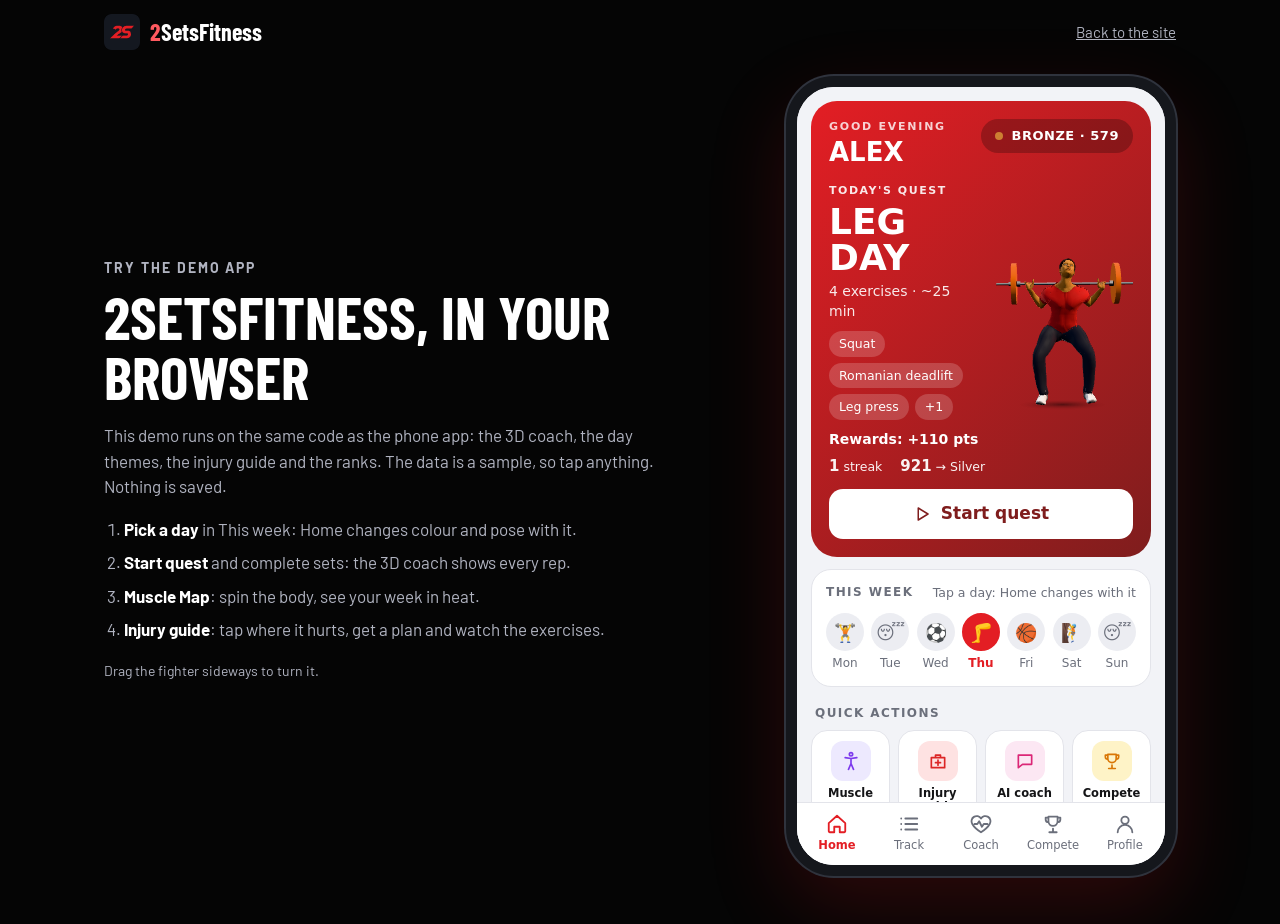
<file: demo/index.html>
<!doctype html>
<html lang="en">
<head>
<meta charset="utf-8">
<meta name="viewport" content="width=device-width, initial-scale=1, viewport-fit=cover">
<title>2SetsFitness Demo</title>
<meta name="description" content="Try the 2SetsFitness app in your browser: today's quest, the 3D coach, Muscle Map, the injury guide and ranks. Sample data, no sign-up.">
<meta name="theme-color" content="#050505">
<link rel="icon" href="../img/favicon.png">
<link rel="preconnect" href="https://fonts.googleapis.com">
<link rel="preconnect" href="https://fonts.gstatic.com" crossorigin>
<link rel="stylesheet" href="https://fonts.googleapis.com/css2?family=Barlow+Condensed:wght@600;700;800&family=Barlow:wght@400;500;600;700;800&display=swap">
<link rel="preload" href="assets/fighter_male.glb?v=11" as="fetch" crossorigin>
<link rel="stylesheet" href="demo.css?v=6">
</head>
<body>
<header class="pg-top">
  <a class="pg-brand" href="../index.html"><img src="../img/icon.png" alt="" width="36" height="36"><span><b>2</b>SetsFitness</span></a>
  <a class="pg-back" href="../index.html">Back to the site</a>
</header>
<main class="pg">
  <section class="pg-copy">
    <p class="pg-eyebrow">Try the demo app</p>
    <h1>2SetsFitness, in your browser</h1>
    <p>This demo runs on the same code as the phone app: the 3D coach, the day themes, the injury guide and the ranks. The data is a sample, so tap anything. Nothing is saved.</p>
    <ol class="pg-steps">
      <li><b>Pick a day</b> in This week: Home changes colour and pose with it.</li>
      <li><b>Start quest</b> and complete sets: the 3D coach shows every rep.</li>
      <li><b>Muscle Map</b>: spin the body, see your week in heat.</li>
      <li><b>Injury guide</b>: tap where it hurts, get a plan and watch the exercises.</li>
    </ol>
    <p class="pg-small">Drag the fighter sideways to turn it.</p>
  </section>
  <div class="pg-phone">
    <div class="pg-frame"><div id="demo" class="dm" aria-label="2SetsFitness app demo"></div></div>
  </div>
</main>
<noscript><p class="pg-copy">The demo needs JavaScript.</p></noscript>
<script>if (location.protocol === 'file:') document.write('<script src="assets/fighter_male.glb.js?v=11"><\/script>');</script>
<script src="demo.js?v=11"></script>
<script>
  try { window.TwoSetsDemo.mount(document.getElementById('demo'), { fighterUrl: 'assets/fighter_male.glb?v=11' }); }
  catch (e) { document.getElementById('demo').innerHTML = '<p class="dm-foot">The demo could not start in this browser.</p>'; console.error(e); }
</script>
</body>
</html>
</file>
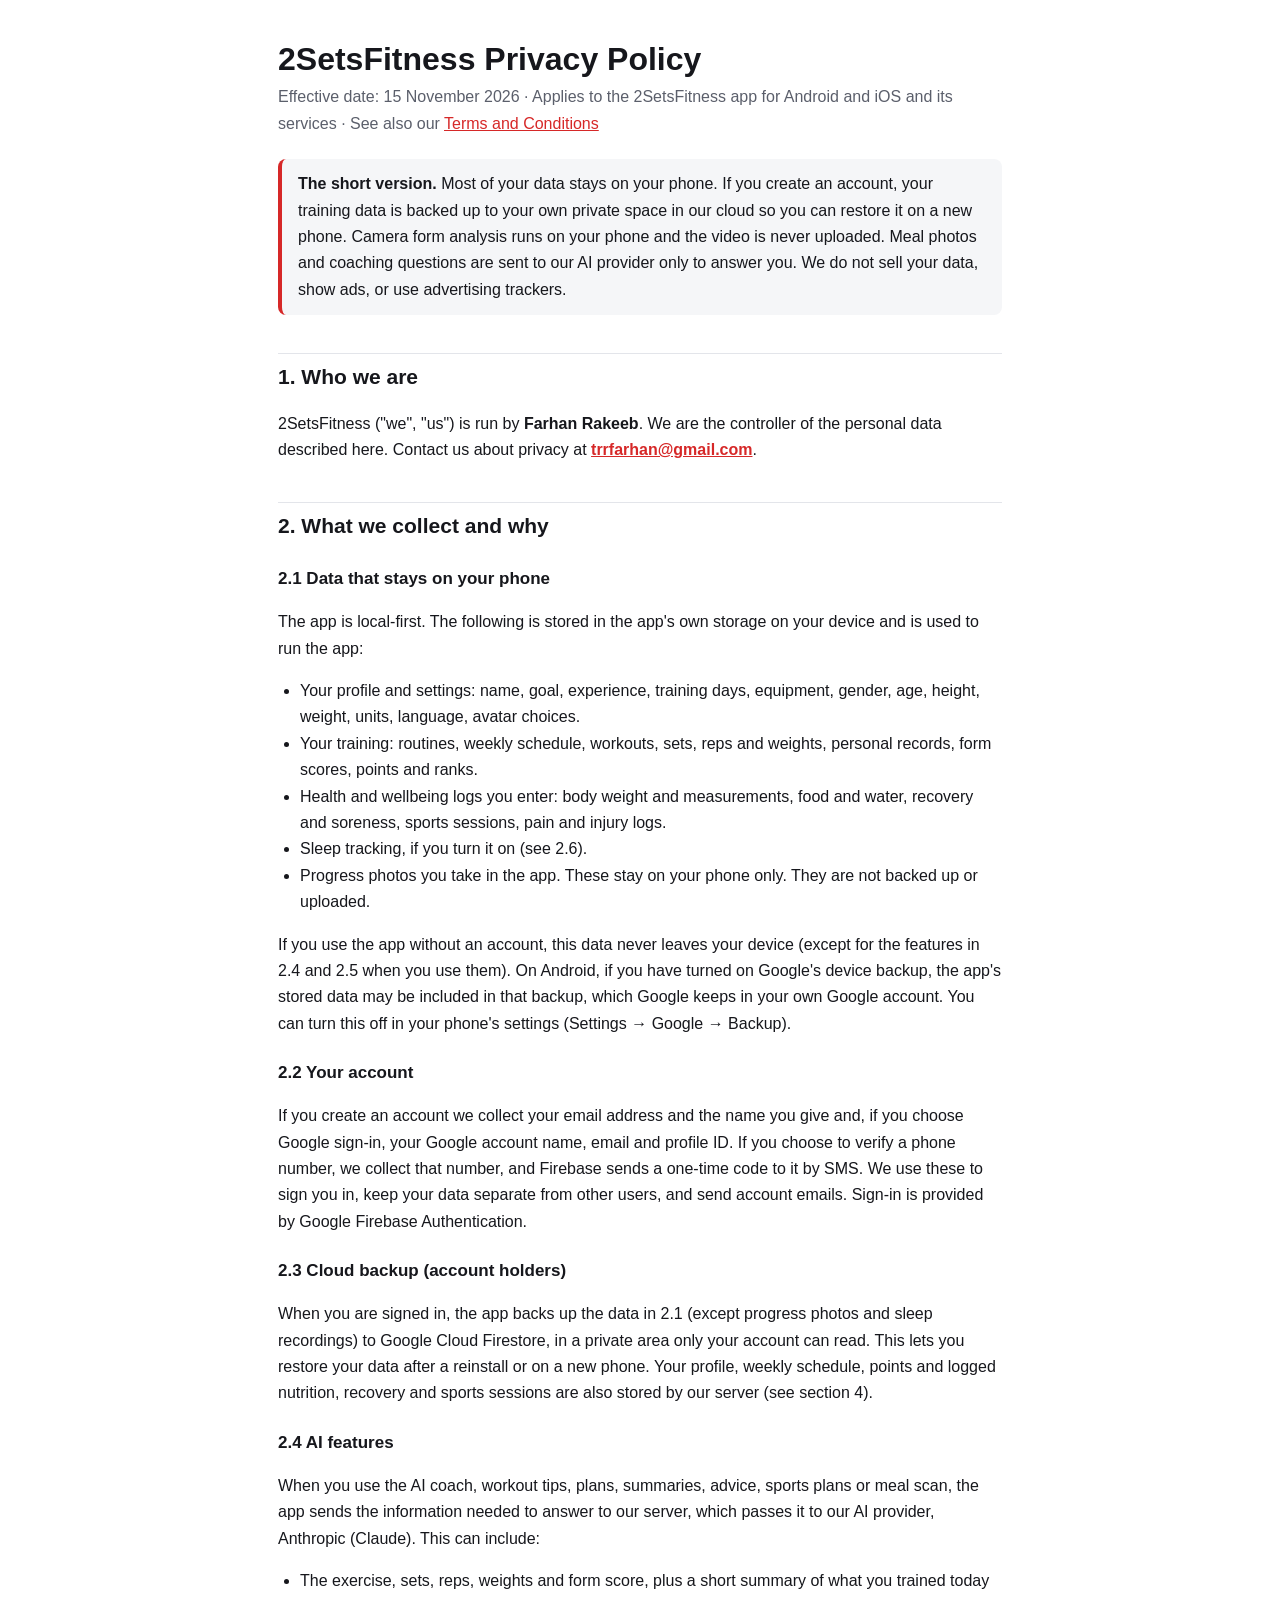
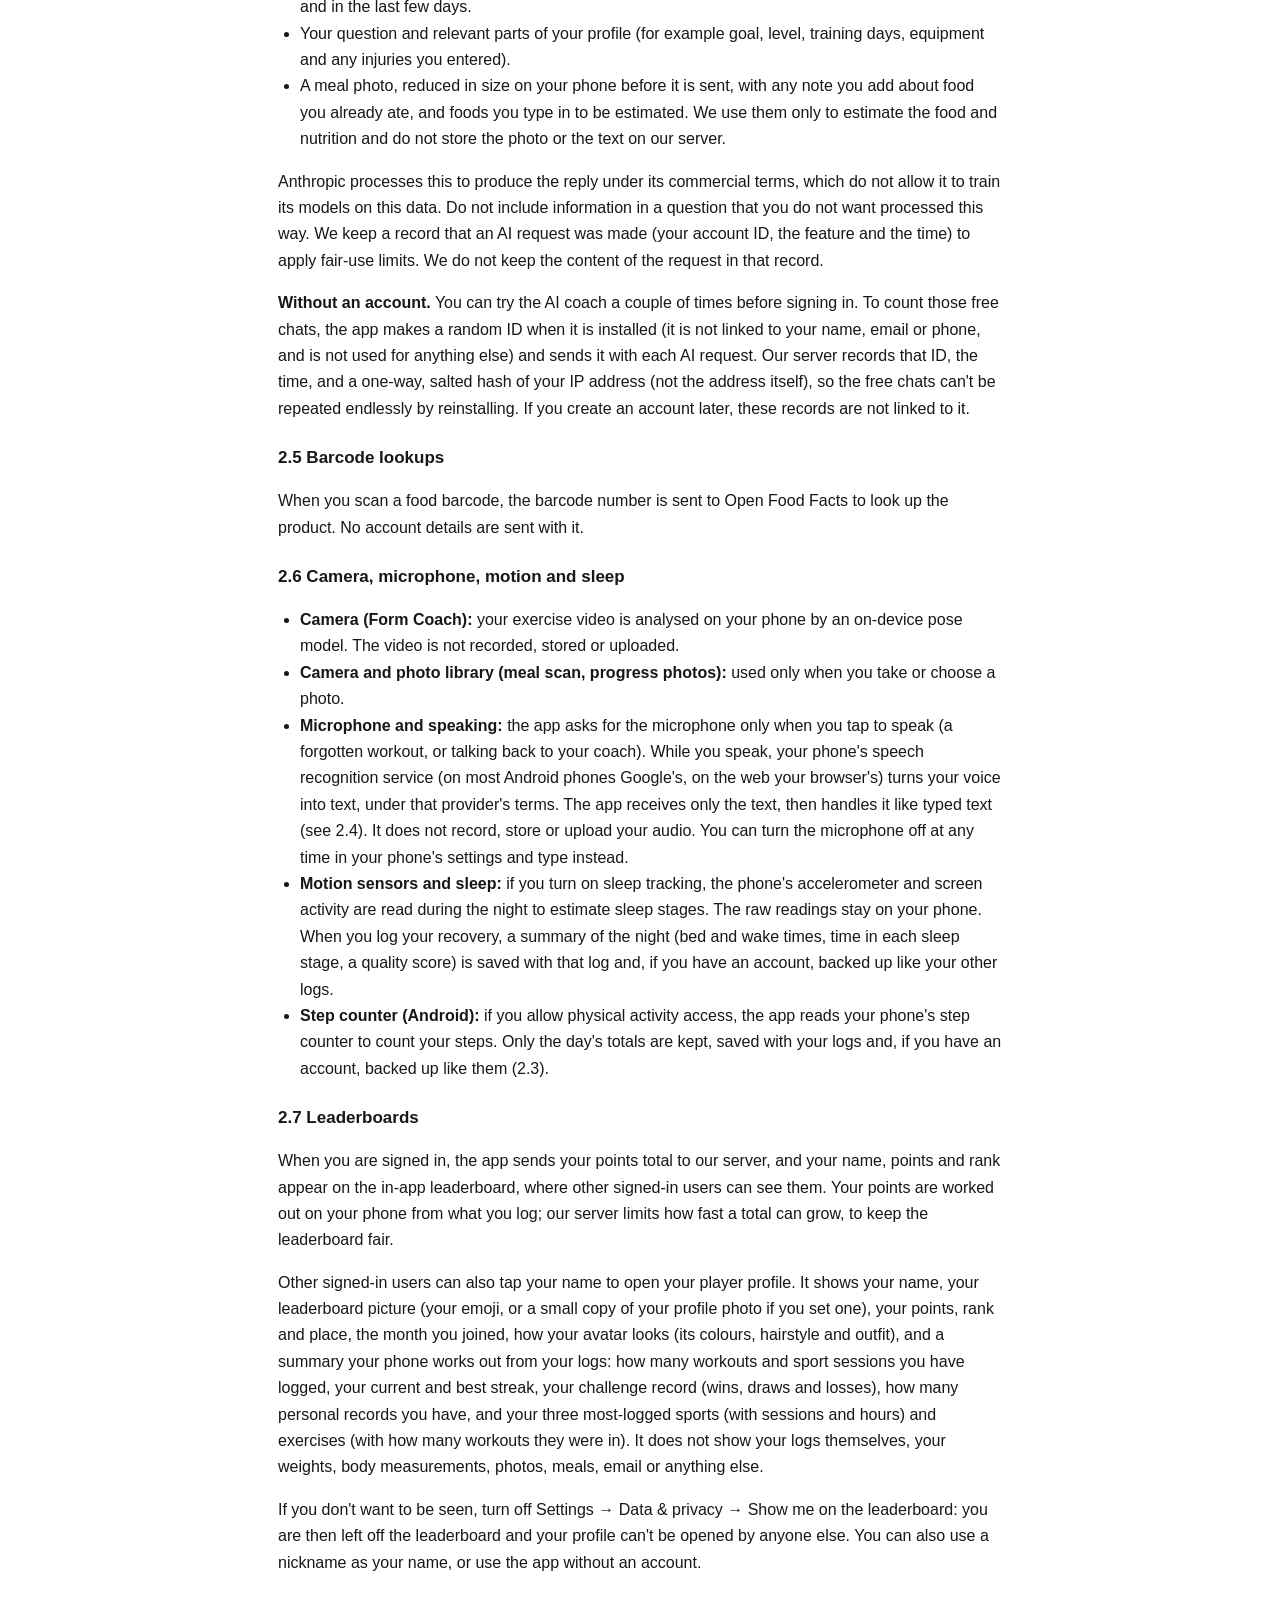
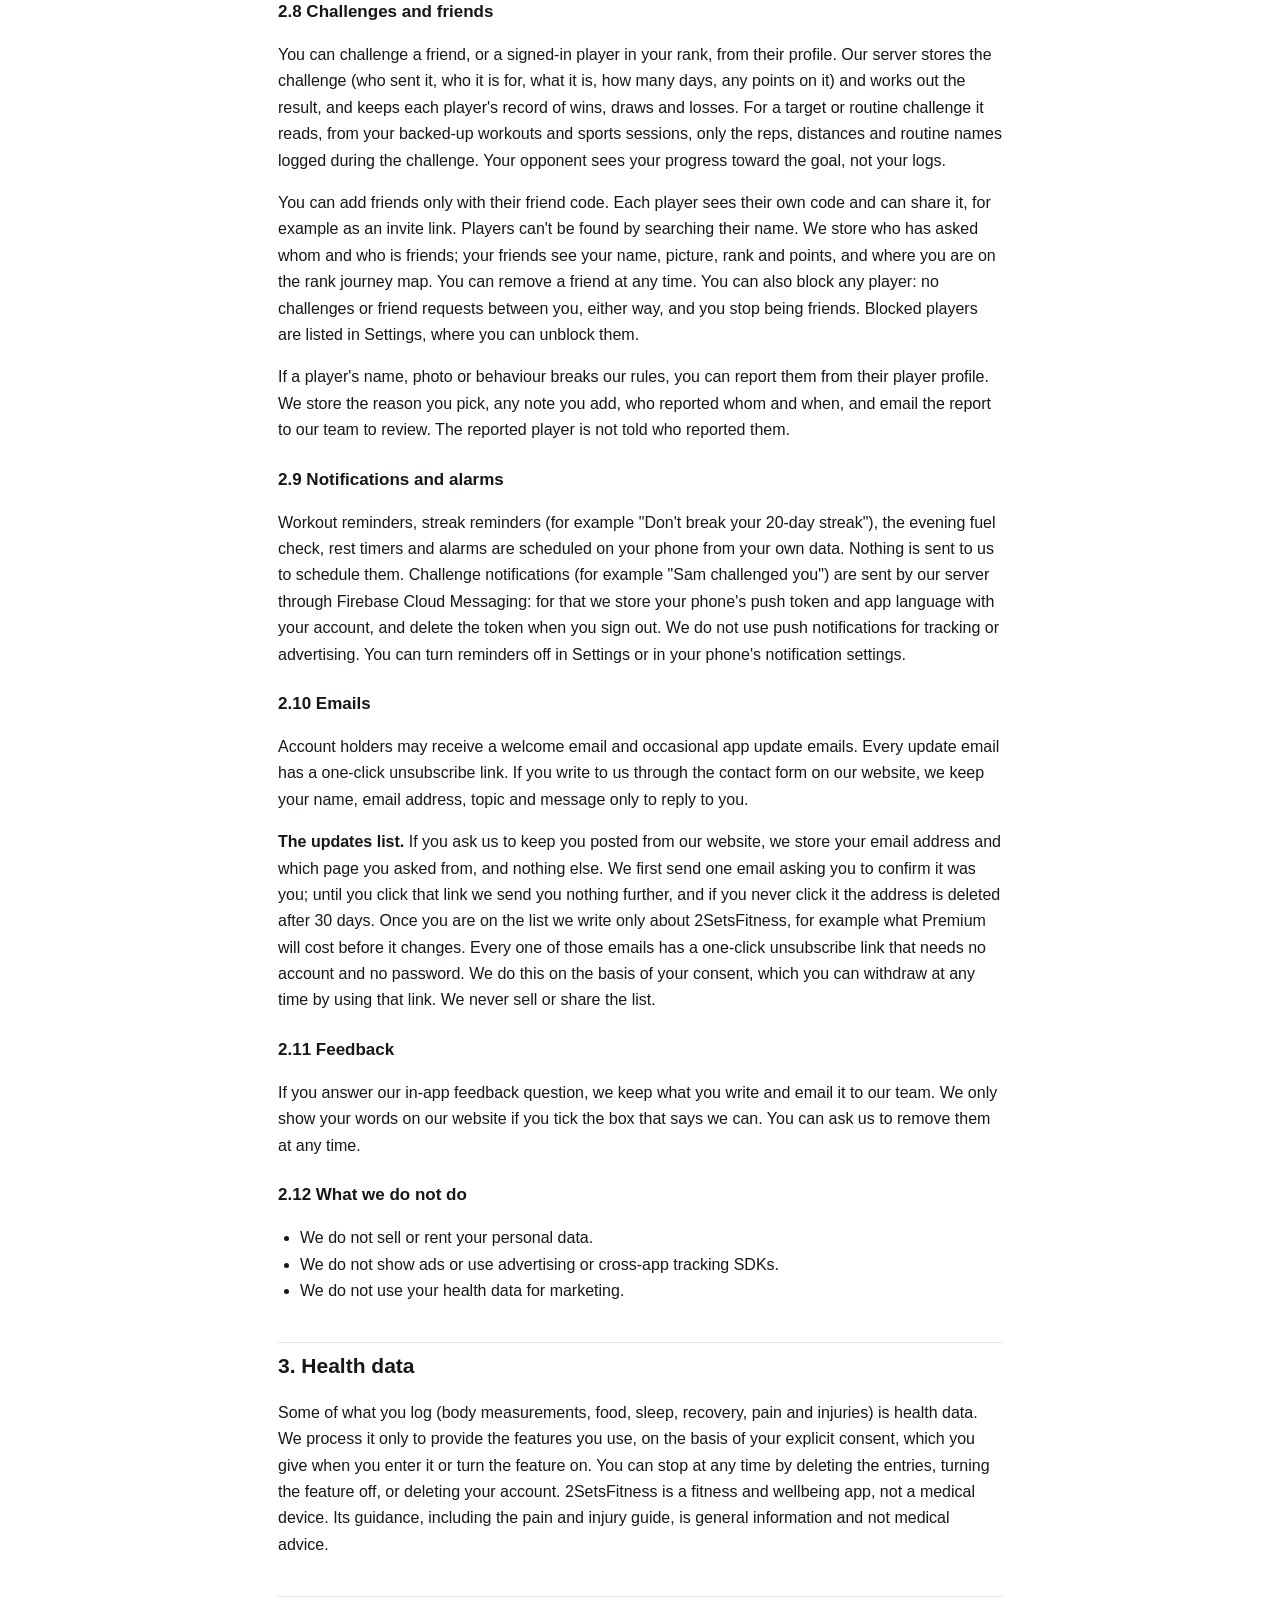
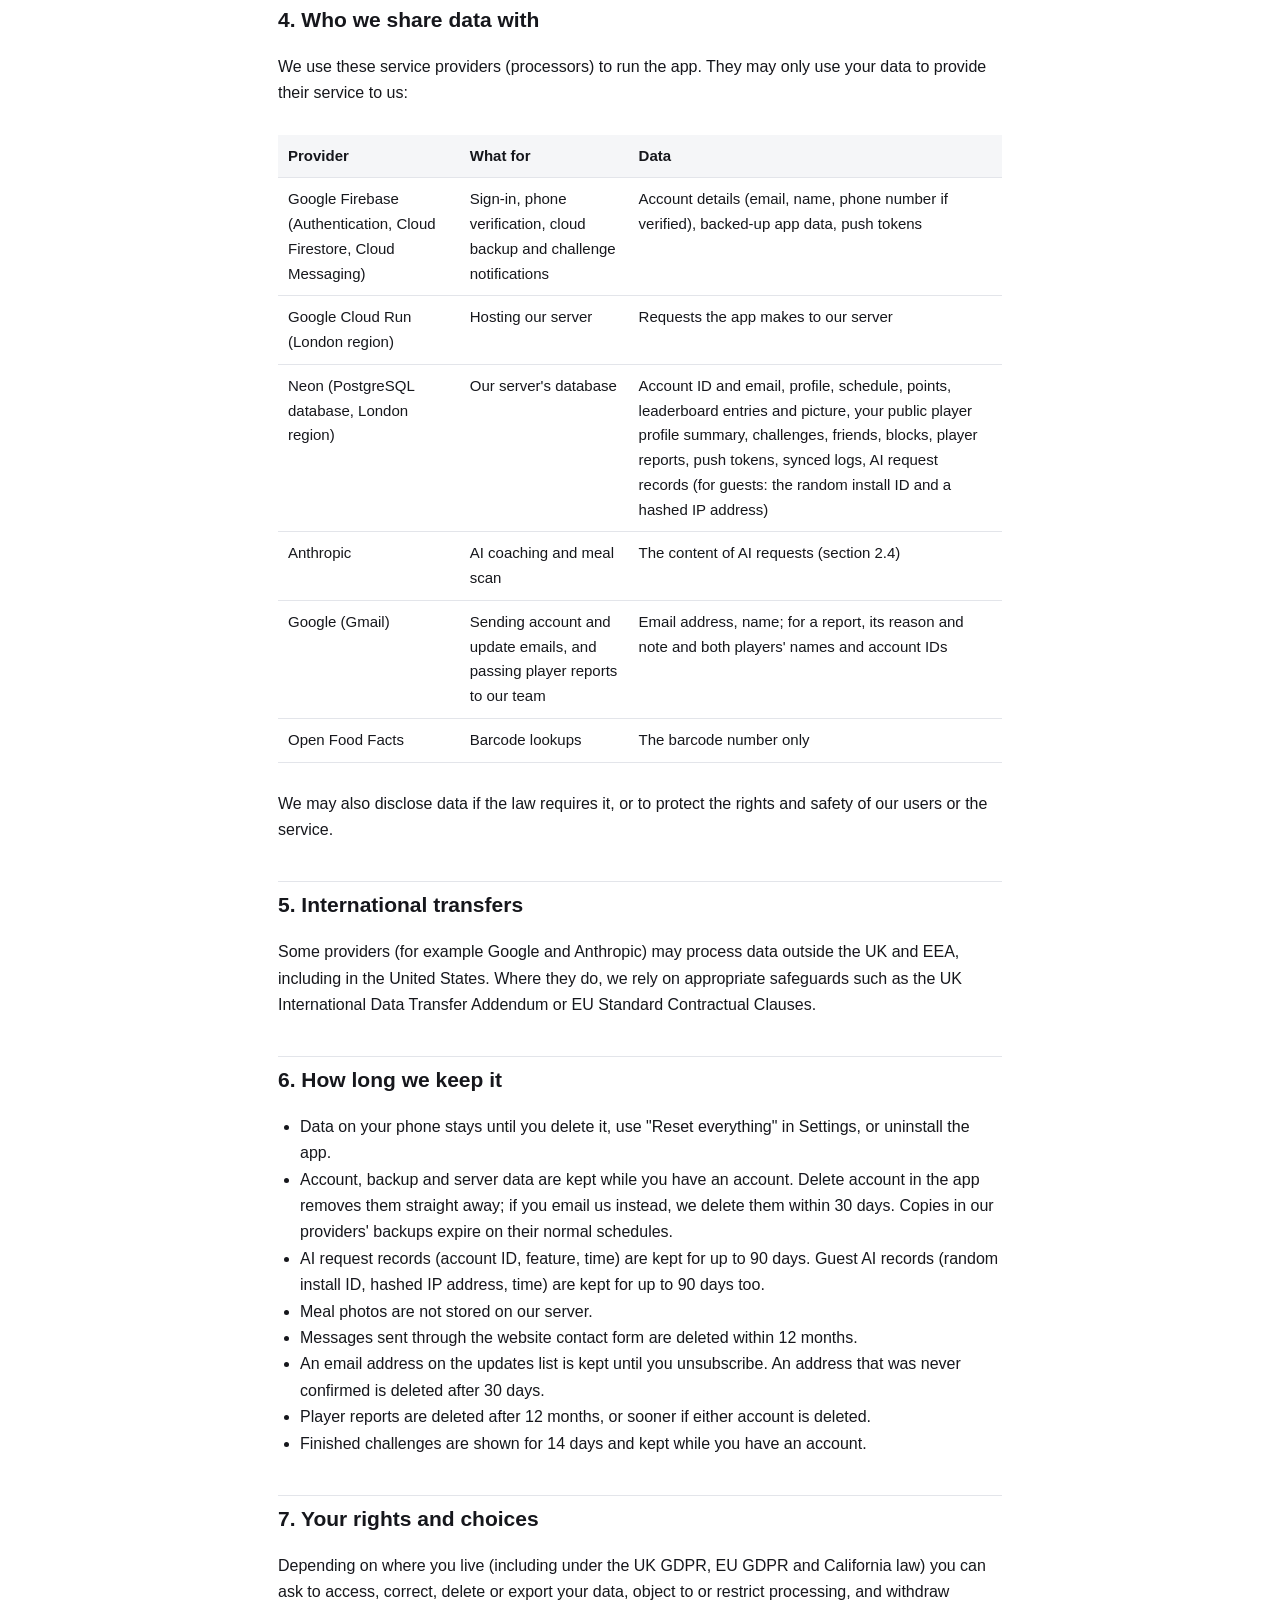
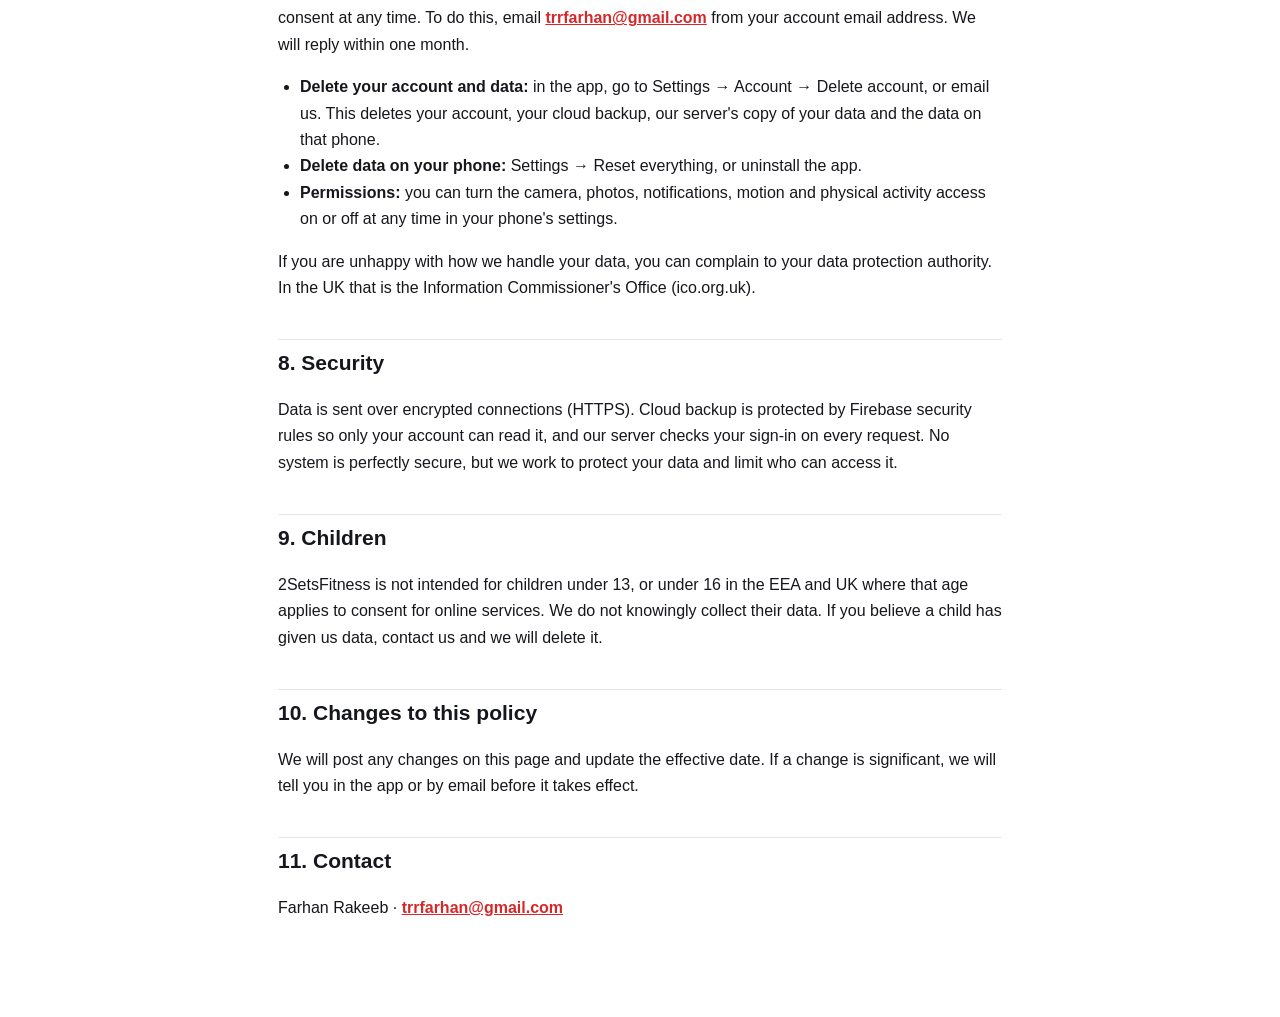
<file: privacy/index.html>
<!doctype html>
<html lang="en">
<head>
<meta charset="utf-8">
<meta name="viewport" content="width=device-width, initial-scale=1">
<title>2SetsFitness Privacy Policy</title>
<meta name="description" content="How the 2SetsFitness app collects, uses and protects your data.">
<style>
  :root { --bg: #ffffff; --ink: #16171c; --dim: #5b5f6b; --line: #e3e5ea; --accent: #d62828; --soft: #f5f6f8; }
  @media (prefers-color-scheme: dark) { :root { --bg: #0f1014; --ink: #eceef2; --dim: #a3a8b4; --line: #2a2d35; --accent: #ff5a4e; --soft: #181a20; } }
  * { box-sizing: border-box; }
  body { margin: 0; background: var(--bg); color: var(--ink); font: 16px/1.65 -apple-system, BlinkMacSystemFont, "Segoe UI", Roboto, Helvetica, Arial, sans-serif; }
  main { max-width: 760px; margin: 0 auto; padding: 40px 18px 80px; }
  h1 { font-size: 32px; line-height: 1.2; margin: 0 0 6px; }
  h2 { font-size: 21px; margin: 38px 0 10px; padding-top: 6px; border-top: 1px solid var(--line); }
  h3 { font-size: 17px; margin: 22px 0 6px; }
  p, li { color: var(--ink); }
  .meta { color: var(--dim); margin: 0 0 22px; }
  .note { background: var(--soft); border-left: 4px solid var(--accent); padding: 12px 16px; border-radius: 8px; margin: 18px 0; }
  table { width: 100%; border-collapse: collapse; margin: 12px 0; font-size: 15px; }
  th, td { text-align: left; vertical-align: top; padding: 9px 10px; border-bottom: 1px solid var(--line); }
  th { background: var(--soft); font-weight: 700; }
  a { color: var(--accent); }
  ul { padding-left: 22px; }
  .wrap { overflow-x: auto; }
</style>
</head>
<body>
<main>
<h1>2SetsFitness Privacy Policy</h1>
<p class="meta">Effective date: 15 November 2026 · Applies to the 2SetsFitness app for Android and iOS and its services · See also our <a href="../terms/index.html">Terms and Conditions</a></p>

<div class="note">
<strong>The short version.</strong> Most of your data stays on your phone. If you create an account, your training data is backed up to your own private space in our cloud so you can restore it on a new phone. Camera form analysis runs on your phone and the video is never uploaded. Meal photos and coaching questions are sent to our AI provider only to answer you. We do not sell your data, show ads, or use advertising trackers.
</div>

<h2>1. Who we are</h2>
<p>2SetsFitness ("we", "us") is run by <strong>Farhan Rakeeb</strong>. We are the controller of the personal data described here. Contact us about privacy at <strong><a href="mailto:trrfarhan@gmail.com">trrfarhan@gmail.com</a></strong>.</p>

<h2>2. What we collect and why</h2>

<h3>2.1 Data that stays on your phone</h3>
<p>The app is local-first. The following is stored in the app's own storage on your device and is used to run the app:</p>
<ul>
  <li>Your profile and settings: name, goal, experience, training days, equipment, gender, age, height, weight, units, language, avatar choices.</li>
  <li>Your training: routines, weekly schedule, workouts, sets, reps and weights, personal records, form scores, points and ranks.</li>
  <li>Health and wellbeing logs you enter: body weight and measurements, food and water, recovery and soreness, sports sessions, pain and injury logs.</li>
  <li>Sleep tracking, if you turn it on (see 2.6).</li>
  <li>Progress photos you take in the app. These stay on your phone only. They are not backed up or uploaded.</li>
</ul>
<p>If you use the app without an account, this data never leaves your device (except for the features in 2.4 and 2.5 when you use them). On Android, if you have turned on Google's device backup, the app's stored data may be included in that backup, which Google keeps in your own Google account. You can turn this off in your phone's settings (Settings → Google → Backup).</p>

<h3>2.2 Your account</h3>
<p>If you create an account we collect your email address and the name you give and, if you choose Google sign-in, your Google account name, email and profile ID. If you choose to verify a phone number, we collect that number, and Firebase sends a one-time code to it by SMS. We use these to sign you in, keep your data separate from other users, and send account emails. Sign-in is provided by Google Firebase Authentication.</p>

<h3>2.3 Cloud backup (account holders)</h3>
<p>When you are signed in, the app backs up the data in 2.1 (except progress photos and sleep recordings) to Google Cloud Firestore, in a private area only your account can read. This lets you restore your data after a reinstall or on a new phone. Your profile, weekly schedule, points and logged nutrition, recovery and sports sessions are also stored by our server (see section 4).</p>

<h3>2.4 AI features</h3>
<p>When you use the AI coach, workout tips, plans, summaries, advice, sports plans or meal scan, the app sends the information needed to answer to our server, which passes it to our AI provider, Anthropic (Claude). This can include:</p>
<ul>
  <li>The exercise, sets, reps, weights and form score, plus a short summary of what you trained today and in the last few days.</li>
  <li>Your question and relevant parts of your profile (for example goal, level, training days, equipment and any injuries you entered).</li>
  <li>A meal photo, reduced in size on your phone before it is sent, with any note you add about food you already ate, and foods you type in to be estimated. We use them only to estimate the food and nutrition and do not store the photo or the text on our server.</li>
</ul>
<p>Anthropic processes this to produce the reply under its commercial terms, which do not allow it to train its models on this data. Do not include information in a question that you do not want processed this way. We keep a record that an AI request was made (your account ID, the feature and the time) to apply fair-use limits. We do not keep the content of the request in that record.</p>
<p><strong>Without an account.</strong> You can try the AI coach a couple of times before signing in. To count those free chats, the app makes a random ID when it is installed (it is not linked to your name, email or phone, and is not used for anything else) and sends it with each AI request. Our server records that ID, the time, and a one-way, salted hash of your IP address (not the address itself), so the free chats can't be repeated endlessly by reinstalling. If you create an account later, these records are not linked to it.</p>

<h3>2.5 Barcode lookups</h3>
<p>When you scan a food barcode, the barcode number is sent to Open Food Facts to look up the product. No account details are sent with it.</p>

<h3>2.6 Camera, microphone, motion and sleep</h3>
<ul>
  <li><strong>Camera (Form Coach):</strong> your exercise video is analysed on your phone by an on-device pose model. The video is not recorded, stored or uploaded.</li>
  <li><strong>Camera and photo library (meal scan, progress photos):</strong> used only when you take or choose a photo.</li>
  <li><strong>Microphone and speaking:</strong> the app asks for the microphone only when you tap to speak (a forgotten workout, or talking back to your coach). While you speak, your phone's speech recognition service (on most Android phones Google's, on the web your browser's) turns your voice into text, under that provider's terms. The app receives only the text, then handles it like typed text (see 2.4). It does not record, store or upload your audio. You can turn the microphone off at any time in your phone's settings and type instead.</li>
  <li><strong>Motion sensors and sleep:</strong> if you turn on sleep tracking, the phone's accelerometer and screen activity are read during the night to estimate sleep stages. The raw readings stay on your phone. When you log your recovery, a summary of the night (bed and wake times, time in each sleep stage, a quality score) is saved with that log and, if you have an account, backed up like your other logs.</li>
  <li><strong>Step counter (Android):</strong> if you allow physical activity access, the app reads your phone's step counter to count your steps. Only the day's totals are kept, saved with your logs and, if you have an account, backed up like them (2.3).</li>
</ul>

<h3>2.7 Leaderboards</h3>
<p>When you are signed in, the app sends your points total to our server, and your name, points and rank appear on the in-app leaderboard, where other signed-in users can see them. Your points are worked out on your phone from what you log; our server limits how fast a total can grow, to keep the leaderboard fair.</p>
<p>Other signed-in users can also tap your name to open your player profile. It shows your name, your leaderboard picture (your emoji, or a small copy of your profile photo if you set one), your points, rank and place, the month you joined, how your avatar looks (its colours, hairstyle and outfit), and a summary your phone works out from your logs: how many workouts and sport sessions you have logged, your current and best streak, your challenge record (wins, draws and losses), how many personal records you have, and your three most-logged sports (with sessions and hours) and exercises (with how many workouts they were in). It does not show your logs themselves, your weights, body measurements, photos, meals, email or anything else.</p>
<p>If you don't want to be seen, turn off Settings &rarr; Data &amp; privacy &rarr; Show me on the leaderboard: you are then left off the leaderboard and your profile can't be opened by anyone else. You can also use a nickname as your name, or use the app without an account.</p>

<h3>2.8 Challenges and friends</h3>
<p>You can challenge a friend, or a signed-in player in your rank, from their profile. Our server stores the challenge (who sent it, who it is for, what it is, how many days, any points on it) and works out the result, and keeps each player's record of wins, draws and losses. For a target or routine challenge it reads, from your backed-up workouts and sports sessions, only the reps, distances and routine names logged during the challenge. Your opponent sees your progress toward the goal, not your logs.</p>
<p>You can add friends only with their friend code. Each player sees their own code and can share it, for example as an invite link. Players can't be found by searching their name. We store who has asked whom and who is friends; your friends see your name, picture, rank and points, and where you are on the rank journey map. You can remove a friend at any time. You can also block any player: no challenges or friend requests between you, either way, and you stop being friends. Blocked players are listed in Settings, where you can unblock them.</p>
<p>If a player's name, photo or behaviour breaks our rules, you can report them from their player profile. We store the reason you pick, any note you add, who reported whom and when, and email the report to our team to review. The reported player is not told who reported them.</p>

<h3>2.9 Notifications and alarms</h3>
<p>Workout reminders, streak reminders (for example "Don't break your 20-day streak"), the evening fuel check, rest timers and alarms are scheduled on your phone from your own data. Nothing is sent to us to schedule them. Challenge notifications (for example "Sam challenged you") are sent by our server through Firebase Cloud Messaging: for that we store your phone's push token and app language with your account, and delete the token when you sign out. We do not use push notifications for tracking or advertising. You can turn reminders off in Settings or in your phone's notification settings.</p>

<h3>2.10 Emails</h3>
<p>Account holders may receive a welcome email and occasional app update emails. Every update email has a one-click unsubscribe link. If you write to us through the contact form on our website, we keep your name, email address, topic and message only to reply to you.</p>
<p><strong>The updates list.</strong> If you ask us to keep you posted from our website, we store your email address and which page you asked from, and nothing else. We first send one email asking you to confirm it was you; until you click that link we send you nothing further, and if you never click it the address is deleted after 30 days. Once you are on the list we write only about 2SetsFitness, for example what Premium will cost before it changes. Every one of those emails has a one-click unsubscribe link that needs no account and no password. We do this on the basis of your consent, which you can withdraw at any time by using that link. We never sell or share the list.</p>

<h3>2.11 Feedback</h3>
<p>If you answer our in-app feedback question, we keep what you write and email it to our team. We only show your words on our website if you tick the box that says we can. You can ask us to remove them at any time.</p>

<h3>2.12 What we do not do</h3>
<ul>
  <li>We do not sell or rent your personal data.</li>
  <li>We do not show ads or use advertising or cross-app tracking SDKs.</li>
  <li>We do not use your health data for marketing.</li>
</ul>

<h2>3. Health data</h2>
<p>Some of what you log (body measurements, food, sleep, recovery, pain and injuries) is health data. We process it only to provide the features you use, on the basis of your explicit consent, which you give when you enter it or turn the feature on. You can stop at any time by deleting the entries, turning the feature off, or deleting your account. 2SetsFitness is a fitness and wellbeing app, not a medical device. Its guidance, including the pain and injury guide, is general information and not medical advice.</p>

<h2>4. Who we share data with</h2>
<p>We use these service providers (processors) to run the app. They may only use your data to provide their service to us:</p>
<div class="wrap"><table>
  <tr><th>Provider</th><th>What for</th><th>Data</th></tr>
  <tr><td>Google Firebase (Authentication, Cloud Firestore, Cloud Messaging)</td><td>Sign-in, phone verification, cloud backup and challenge notifications</td><td>Account details (email, name, phone number if verified), backed-up app data, push tokens</td></tr>
  <tr><td>Google Cloud Run (London region)</td><td>Hosting our server</td><td>Requests the app makes to our server</td></tr>
  <tr><td>Neon (PostgreSQL database, London region)</td><td>Our server's database</td><td>Account ID and email, profile, schedule, points, leaderboard entries and picture, your public player profile summary, challenges, friends, blocks, player reports, push tokens, synced logs, AI request records (for guests: the random install ID and a hashed IP address)</td></tr>
  <tr><td>Anthropic</td><td>AI coaching and meal scan</td><td>The content of AI requests (section 2.4)</td></tr>
  <tr><td>Google (Gmail)</td><td>Sending account and update emails, and passing player reports to our team</td><td>Email address, name; for a report, its reason and note and both players' names and account IDs</td></tr>
  <tr><td>Open Food Facts</td><td>Barcode lookups</td><td>The barcode number only</td></tr>
</table></div>
<p>We may also disclose data if the law requires it, or to protect the rights and safety of our users or the service.</p>

<h2>5. International transfers</h2>
<p>Some providers (for example Google and Anthropic) may process data outside the UK and EEA, including in the United States. Where they do, we rely on appropriate safeguards such as the UK International Data Transfer Addendum or EU Standard Contractual Clauses.</p>

<h2>6. How long we keep it</h2>
<ul>
  <li>Data on your phone stays until you delete it, use "Reset everything" in Settings, or uninstall the app.</li>
  <li>Account, backup and server data are kept while you have an account. Delete account in the app removes them straight away; if you email us instead, we delete them within 30 days. Copies in our providers' backups expire on their normal schedules.</li>
  <li>AI request records (account ID, feature, time) are kept for up to 90 days. Guest AI records (random install ID, hashed IP address, time) are kept for up to 90 days too.</li>
  <li>Meal photos are not stored on our server.</li>
  <li>Messages sent through the website contact form are deleted within 12 months.</li>
  <li>An email address on the updates list is kept until you unsubscribe. An address that was never confirmed is deleted after 30 days.</li>
  <li>Player reports are deleted after 12 months, or sooner if either account is deleted.</li>
  <li>Finished challenges are shown for 14 days and kept while you have an account.</li>
</ul>

<h2>7. Your rights and choices</h2>
<p>Depending on where you live (including under the UK GDPR, EU GDPR and California law) you can ask to access, correct, delete or export your data, object to or restrict processing, and withdraw consent at any time. To do this, email <strong><a href="mailto:trrfarhan@gmail.com">trrfarhan@gmail.com</a></strong> from your account email address. We will reply within one month.</p>
<ul>
  <li><strong>Delete your account and data:</strong> in the app, go to Settings → Account → Delete account, or email us. This deletes your account, your cloud backup, our server's copy of your data and the data on that phone.</li>
  <li><strong>Delete data on your phone:</strong> Settings → Reset everything, or uninstall the app.</li>
  <li><strong>Permissions:</strong> you can turn the camera, photos, notifications, motion and physical activity access on or off at any time in your phone's settings.</li>
</ul>
<p>If you are unhappy with how we handle your data, you can complain to your data protection authority. In the UK that is the Information Commissioner's Office (ico.org.uk).</p>

<h2>8. Security</h2>
<p>Data is sent over encrypted connections (HTTPS). Cloud backup is protected by Firebase security rules so only your account can read it, and our server checks your sign-in on every request. No system is perfectly secure, but we work to protect your data and limit who can access it.</p>

<h2>9. Children</h2>
<p>2SetsFitness is not intended for children under 13, or under 16 in the EEA and UK where that age applies to consent for online services. We do not knowingly collect their data. If you believe a child has given us data, contact us and we will delete it.</p>

<h2>10. Changes to this policy</h2>
<p>We will post any changes on this page and update the effective date. If a change is significant, we will tell you in the app or by email before it takes effect.</p>

<h2>11. Contact</h2>
<p>Farhan Rakeeb · <strong><a href="mailto:trrfarhan@gmail.com">trrfarhan@gmail.com</a></strong></p>
</main>
</body>
</html>
</file>
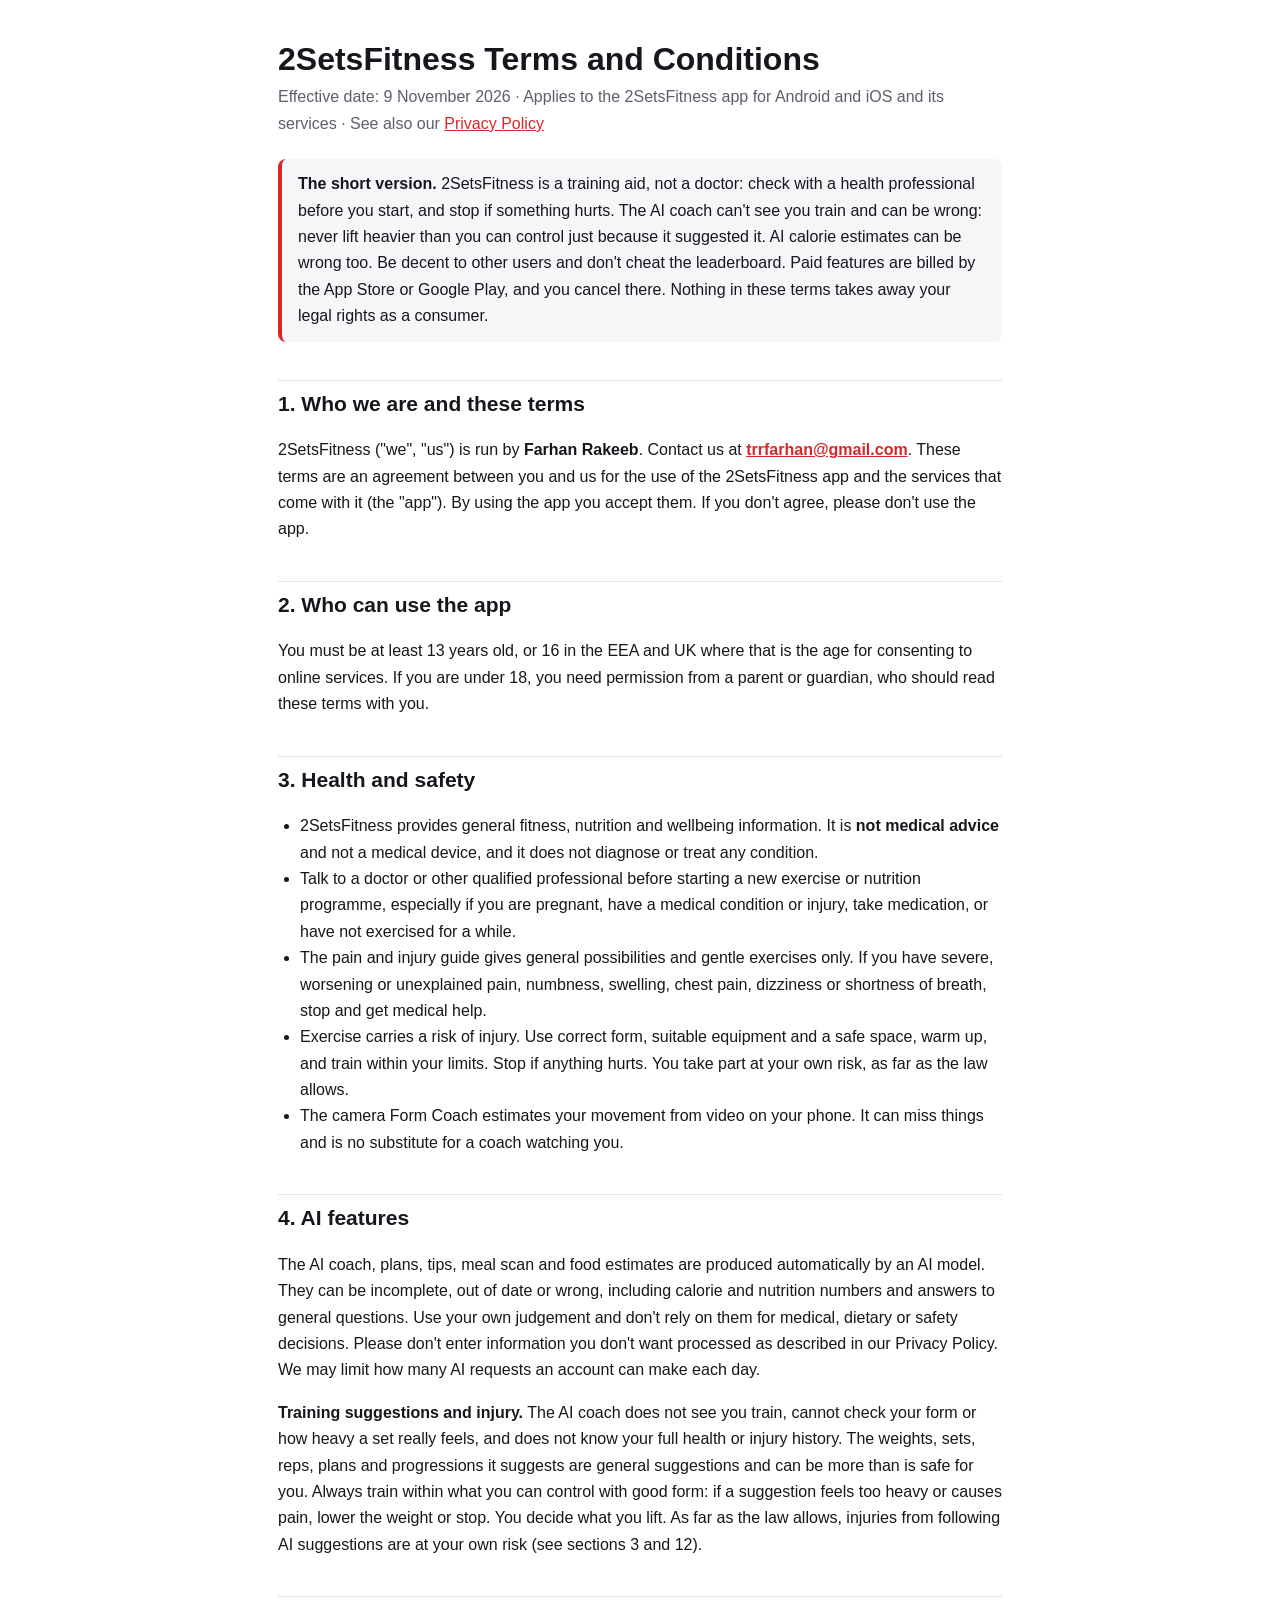
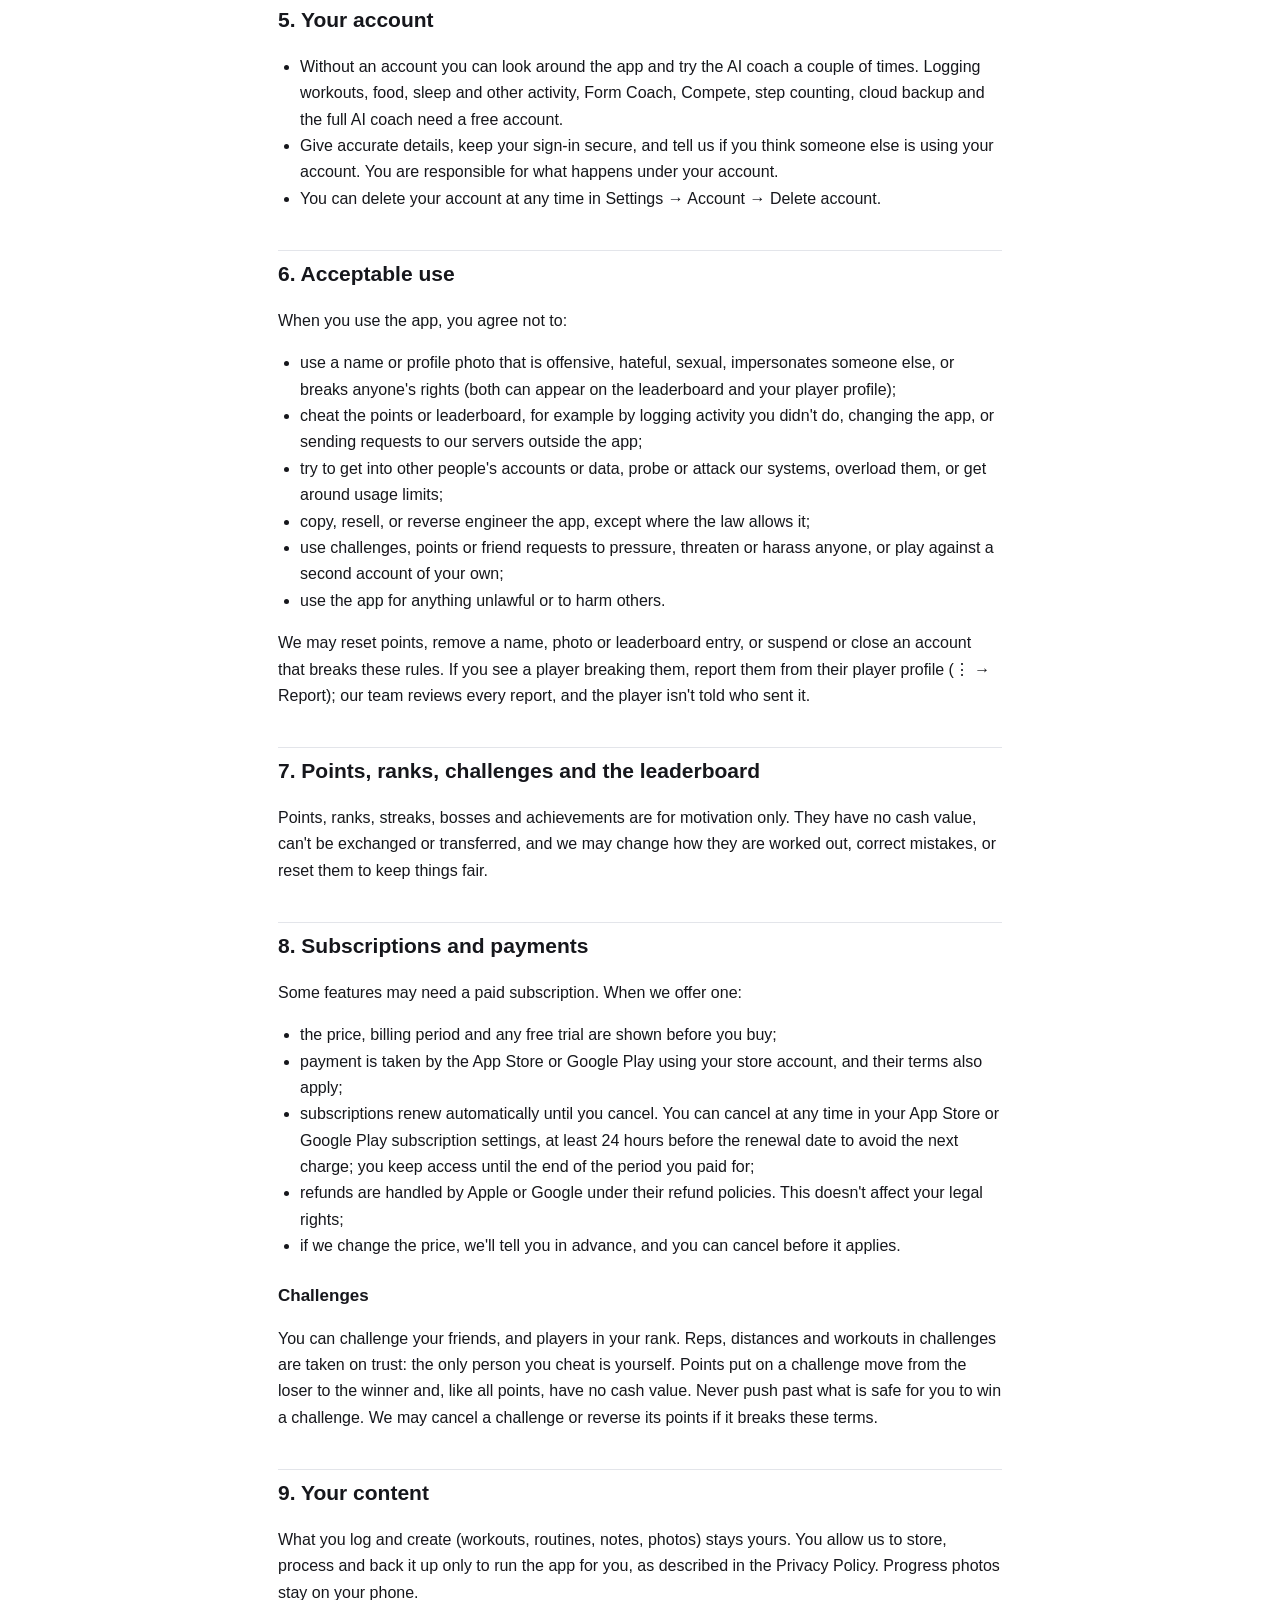
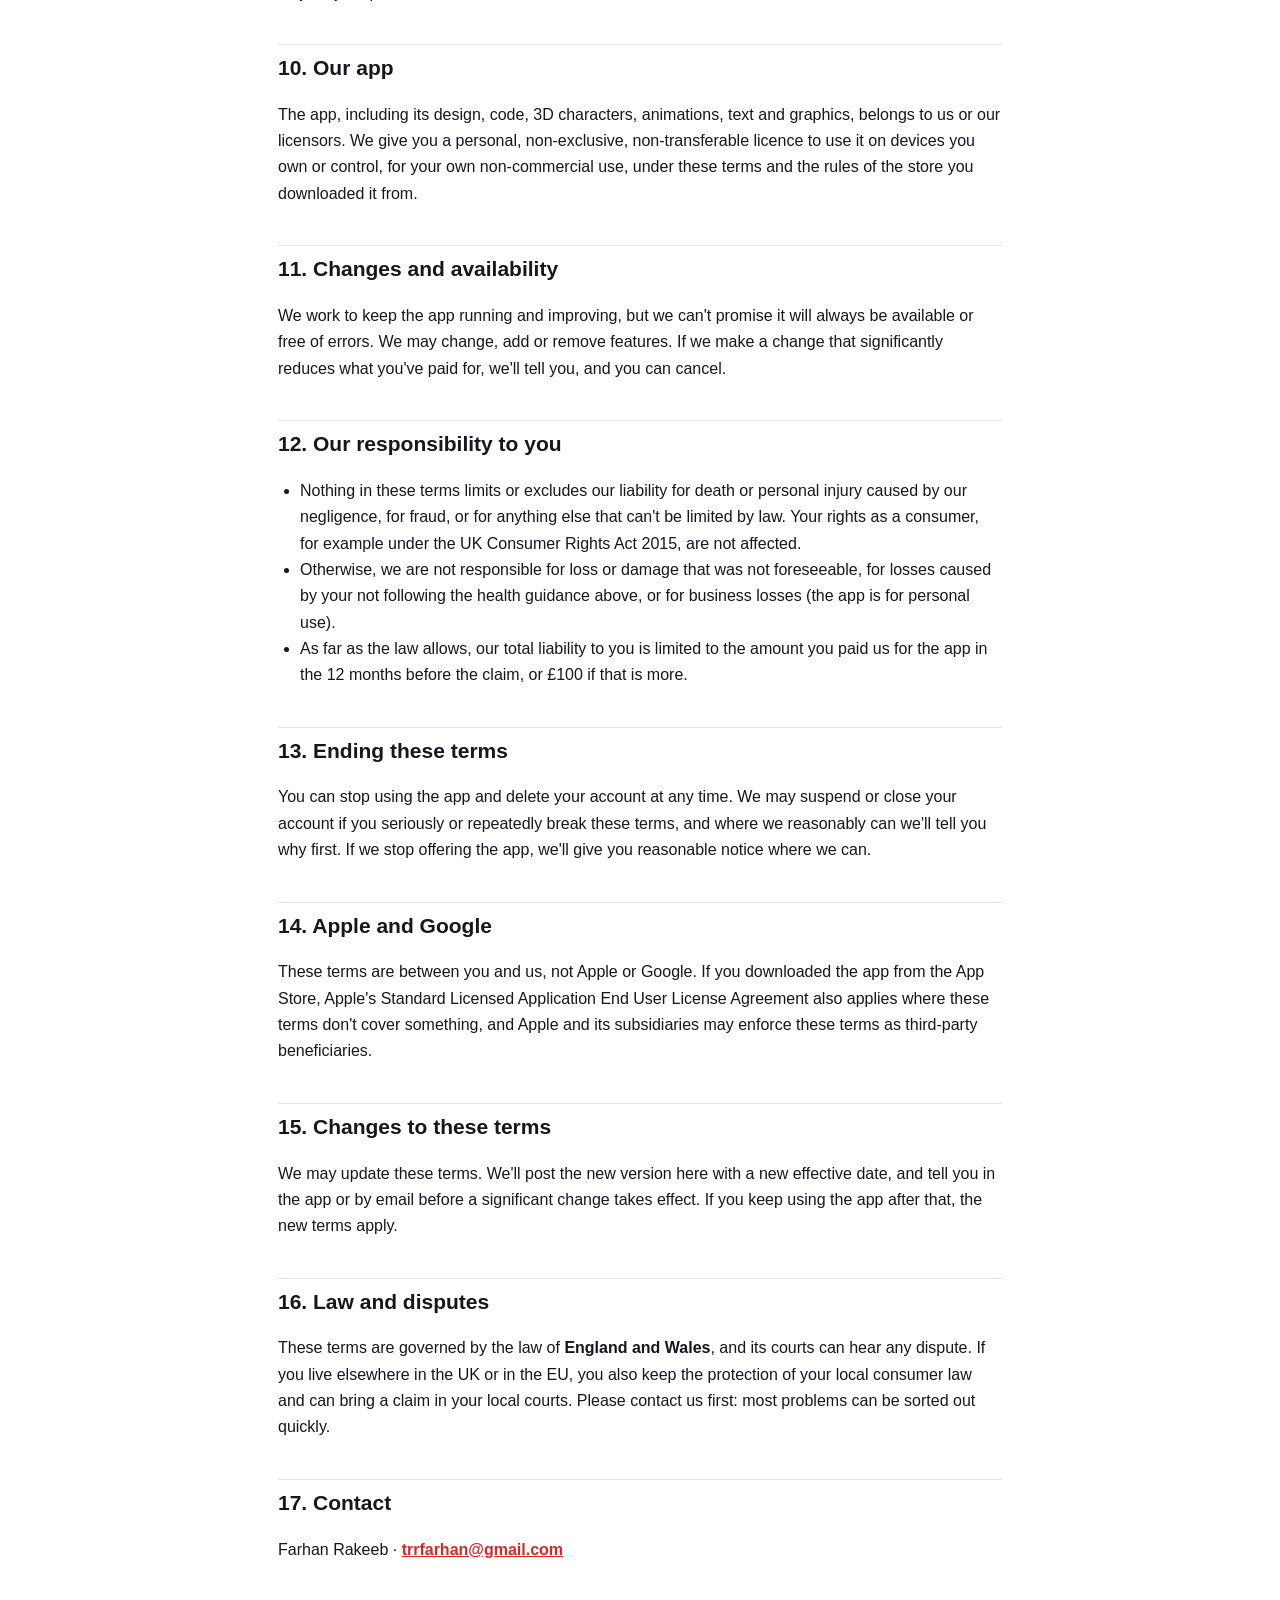
<file: terms/index.html>
<!doctype html>
<html lang="en">
<head>
<meta charset="utf-8">
<meta name="viewport" content="width=device-width, initial-scale=1">
<title>2SetsFitness Terms and Conditions</title>
<meta name="description" content="The terms for using the 2SetsFitness app and its services.">
<style>
  :root { --bg: #ffffff; --ink: #16171c; --dim: #5b5f6b; --line: #e3e5ea; --accent: #d62828; --soft: #f5f6f8; }
  @media (prefers-color-scheme: dark) { :root { --bg: #0f1014; --ink: #eceef2; --dim: #a3a8b4; --line: #2a2d35; --accent: #ff5a4e; --soft: #181a20; } }
  * { box-sizing: border-box; }
  body { margin: 0; background: var(--bg); color: var(--ink); font: 16px/1.65 -apple-system, BlinkMacSystemFont, "Segoe UI", Roboto, Helvetica, Arial, sans-serif; }
  main { max-width: 760px; margin: 0 auto; padding: 40px 18px 80px; }
  h1 { font-size: 32px; line-height: 1.2; margin: 0 0 6px; }
  h2 { font-size: 21px; margin: 38px 0 10px; padding-top: 6px; border-top: 1px solid var(--line); }
  h3 { font-size: 17px; margin: 22px 0 6px; }
  p, li { color: var(--ink); }
  .meta { color: var(--dim); margin: 0 0 22px; }
  .note { background: var(--soft); border-left: 4px solid var(--accent); padding: 12px 16px; border-radius: 8px; margin: 18px 0; }
  table { width: 100%; border-collapse: collapse; margin: 12px 0; font-size: 15px; }
  th, td { text-align: left; vertical-align: top; padding: 9px 10px; border-bottom: 1px solid var(--line); }
  th { background: var(--soft); font-weight: 700; }
  a { color: var(--accent); }
  ul { padding-left: 22px; }
  .wrap { overflow-x: auto; }
</style>
</head>
<body>
<main>
<h1>2SetsFitness Terms and Conditions</h1>
<p class="meta">Effective date: 9 November 2026 · Applies to the 2SetsFitness app for Android and iOS and its services · See also our <a href="../privacy/index.html">Privacy Policy</a></p>

<div class="note">
<strong>The short version.</strong> 2SetsFitness is a training aid, not a doctor: check with a health professional before you start, and stop if something hurts. The AI coach can't see you train and can be wrong: never lift heavier than you can control just because it suggested it. AI calorie estimates can be wrong too. Be decent to other users and don't cheat the leaderboard. Paid features are billed by the App Store or Google Play, and you cancel there. Nothing in these terms takes away your legal rights as a consumer.
</div>

<h2>1. Who we are and these terms</h2>
<p>2SetsFitness ("we", "us") is run by <strong>Farhan Rakeeb</strong>. Contact us at <strong><a href="mailto:trrfarhan@gmail.com">trrfarhan@gmail.com</a></strong>. These terms are an agreement between you and us for the use of the 2SetsFitness app and the services that come with it (the "app"). By using the app you accept them. If you don't agree, please don't use the app.</p>

<h2>2. Who can use the app</h2>
<p>You must be at least 13 years old, or 16 in the EEA and UK where that is the age for consenting to online services. If you are under 18, you need permission from a parent or guardian, who should read these terms with you.</p>

<h2>3. Health and safety</h2>
<ul>
  <li>2SetsFitness provides general fitness, nutrition and wellbeing information. It is <strong>not medical advice</strong> and not a medical device, and it does not diagnose or treat any condition.</li>
  <li>Talk to a doctor or other qualified professional before starting a new exercise or nutrition programme, especially if you are pregnant, have a medical condition or injury, take medication, or have not exercised for a while.</li>
  <li>The pain and injury guide gives general possibilities and gentle exercises only. If you have severe, worsening or unexplained pain, numbness, swelling, chest pain, dizziness or shortness of breath, stop and get medical help.</li>
  <li>Exercise carries a risk of injury. Use correct form, suitable equipment and a safe space, warm up, and train within your limits. Stop if anything hurts. You take part at your own risk, as far as the law allows.</li>
  <li>The camera Form Coach estimates your movement from video on your phone. It can miss things and is no substitute for a coach watching you.</li>
</ul>

<h2>4. AI features</h2>
<p>The AI coach, plans, tips, meal scan and food estimates are produced automatically by an AI model. They can be incomplete, out of date or wrong, including calorie and nutrition numbers and answers to general questions. Use your own judgement and don't rely on them for medical, dietary or safety decisions. Please don't enter information you don't want processed as described in our Privacy Policy. We may limit how many AI requests an account can make each day.</p>
<p><strong>Training suggestions and injury.</strong> The AI coach does not see you train, cannot check your form or how heavy a set really feels, and does not know your full health or injury history. The weights, sets, reps, plans and progressions it suggests are general suggestions and can be more than is safe for you. Always train within what you can control with good form: if a suggestion feels too heavy or causes pain, lower the weight or stop. You decide what you lift. As far as the law allows, injuries from following AI suggestions are at your own risk (see sections 3 and 12).</p>

<h2>5. Your account</h2>
<ul>
  <li>Without an account you can look around the app and try the AI coach a couple of times. Logging workouts, food, sleep and other activity, Form Coach, Compete, step counting, cloud backup and the full AI coach need a free account.</li>
  <li>Give accurate details, keep your sign-in secure, and tell us if you think someone else is using your account. You are responsible for what happens under your account.</li>
  <li>You can delete your account at any time in Settings → Account → Delete account.</li>
</ul>

<h2>6. Acceptable use</h2>
<p>When you use the app, you agree not to:</p>
<ul>
  <li>use a name or profile photo that is offensive, hateful, sexual, impersonates someone else, or breaks anyone's rights (both can appear on the leaderboard and your player profile);</li>
  <li>cheat the points or leaderboard, for example by logging activity you didn't do, changing the app, or sending requests to our servers outside the app;</li>
  <li>try to get into other people's accounts or data, probe or attack our systems, overload them, or get around usage limits;</li>
  <li>copy, resell, or reverse engineer the app, except where the law allows it;</li>
  <li>use challenges, points or friend requests to pressure, threaten or harass anyone, or play against a second account of your own;</li>
  <li>use the app for anything unlawful or to harm others.</li>
</ul>
<p>We may reset points, remove a name, photo or leaderboard entry, or suspend or close an account that breaks these rules. If you see a player breaking them, report them from their player profile (⋮ → Report); our team reviews every report, and the player isn't told who sent it.</p>

<h2>7. Points, ranks, challenges and the leaderboard</h2>
<p>Points, ranks, streaks, bosses and achievements are for motivation only. They have no cash value, can't be exchanged or transferred, and we may change how they are worked out, correct mistakes, or reset them to keep things fair.</p>

<h2>8. Subscriptions and payments</h2>
<p>Some features may need a paid subscription. When we offer one:</p>
<ul>
  <li>the price, billing period and any free trial are shown before you buy;</li>
  <li>payment is taken by the App Store or Google Play using your store account, and their terms also apply;</li>
  <li>subscriptions renew automatically until you cancel. You can cancel at any time in your App Store or Google Play subscription settings, at least 24 hours before the renewal date to avoid the next charge; you keep access until the end of the period you paid for;</li>
  <li>refunds are handled by Apple or Google under their refund policies. This doesn't affect your legal rights;</li>
  <li>if we change the price, we'll tell you in advance, and you can cancel before it applies.</li>
</ul>

<h3>Challenges</h3>
<p>You can challenge your friends, and players in your rank. Reps, distances and workouts in challenges are taken on trust: the only person you cheat is yourself. Points put on a challenge move from the loser to the winner and, like all points, have no cash value. Never push past what is safe for you to win a challenge. We may cancel a challenge or reverse its points if it breaks these terms.</p>

<h2>9. Your content</h2>
<p>What you log and create (workouts, routines, notes, photos) stays yours. You allow us to store, process and back it up only to run the app for you, as described in the Privacy Policy. Progress photos stay on your phone.</p>

<h2>10. Our app</h2>
<p>The app, including its design, code, 3D characters, animations, text and graphics, belongs to us or our licensors. We give you a personal, non-exclusive, non-transferable licence to use it on devices you own or control, for your own non-commercial use, under these terms and the rules of the store you downloaded it from.</p>

<h2>11. Changes and availability</h2>
<p>We work to keep the app running and improving, but we can't promise it will always be available or free of errors. We may change, add or remove features. If we make a change that significantly reduces what you've paid for, we'll tell you, and you can cancel.</p>

<h2>12. Our responsibility to you</h2>
<ul>
  <li>Nothing in these terms limits or excludes our liability for death or personal injury caused by our negligence, for fraud, or for anything else that can't be limited by law. Your rights as a consumer, for example under the UK Consumer Rights Act 2015, are not affected.</li>
  <li>Otherwise, we are not responsible for loss or damage that was not foreseeable, for losses caused by your not following the health guidance above, or for business losses (the app is for personal use).</li>
  <li>As far as the law allows, our total liability to you is limited to the amount you paid us for the app in the 12 months before the claim, or £100 if that is more.</li>
</ul>

<h2>13. Ending these terms</h2>
<p>You can stop using the app and delete your account at any time. We may suspend or close your account if you seriously or repeatedly break these terms, and where we reasonably can we'll tell you why first. If we stop offering the app, we'll give you reasonable notice where we can.</p>

<h2>14. Apple and Google</h2>
<p>These terms are between you and us, not Apple or Google. If you downloaded the app from the App Store, Apple's Standard Licensed Application End User License Agreement also applies where these terms don't cover something, and Apple and its subsidiaries may enforce these terms as third-party beneficiaries.</p>

<h2>15. Changes to these terms</h2>
<p>We may update these terms. We'll post the new version here with a new effective date, and tell you in the app or by email before a significant change takes effect. If you keep using the app after that, the new terms apply.</p>

<h2>16. Law and disputes</h2>
<p>These terms are governed by the law of <strong>England and Wales</strong>, and its courts can hear any dispute. If you live elsewhere in the UK or in the EU, you also keep the protection of your local consumer law and can bring a claim in your local courts. Please contact us first: most problems can be sorted out quickly.</p>

<h2>17. Contact</h2>
<p>Farhan Rakeeb · <strong><a href="mailto:trrfarhan@gmail.com">trrfarhan@gmail.com</a></strong></p>
</main>
</body>
</html>
</file>
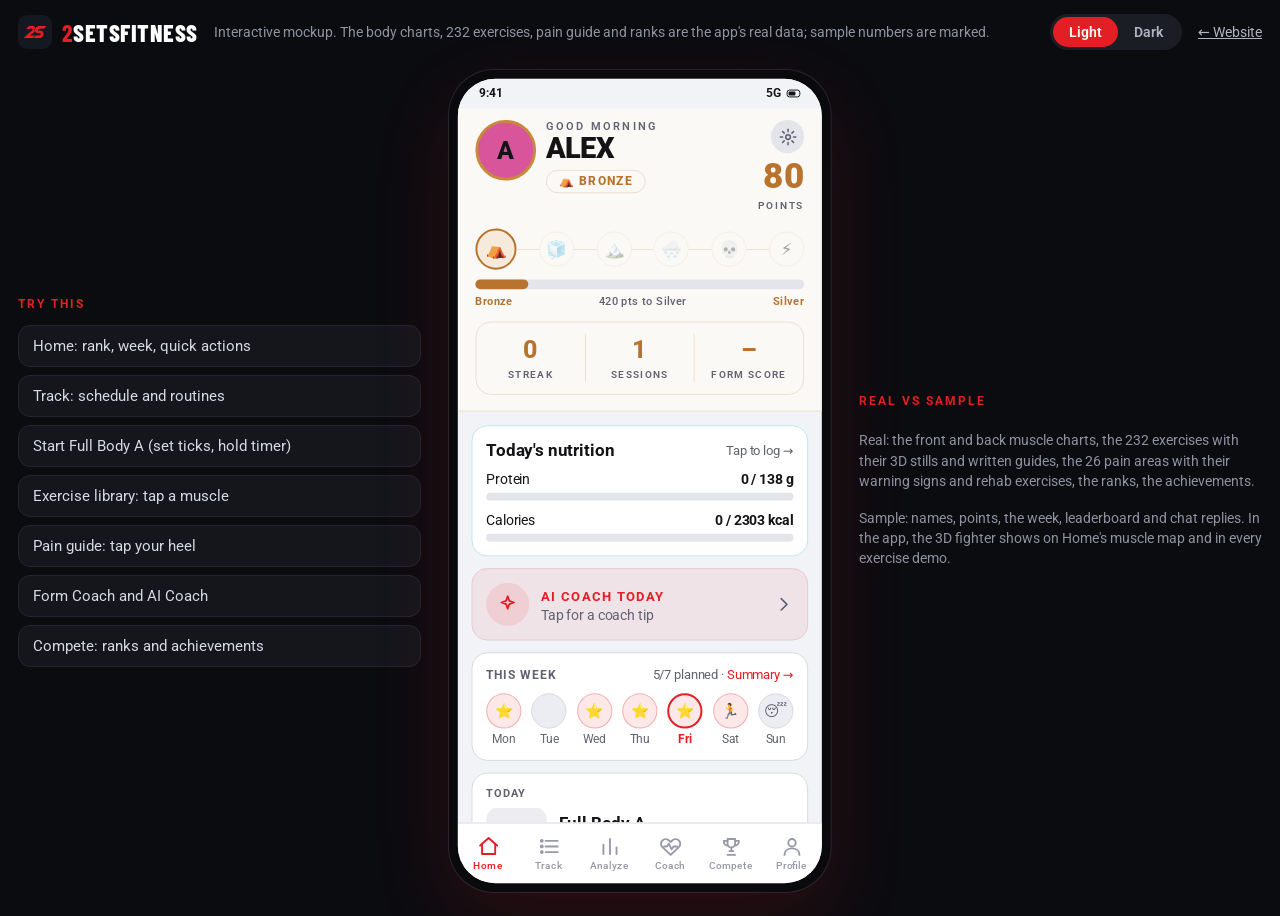
<file: app-mockup.html>
<!doctype html>
<html lang="en">
<head>
<meta charset="utf-8">
<meta name="viewport" content="width=device-width, initial-scale=1, viewport-fit=cover">
<title>2SetsFitness app mockup</title>
<meta name="theme-color" content="#050505">
<link rel="icon" href="img/favicon.png">
<link rel="preconnect" href="https://fonts.googleapis.com">
<link rel="preconnect" href="https://fonts.gstatic.com" crossorigin>
<link rel="stylesheet" href="https://fonts.googleapis.com/css2?family=Barlow+Condensed:wght@700;800&family=Roboto:wght@400;500;700;900&display=swap">
<style>
/* Page: a dark stage with the phone in the middle, a "try this" rail on the
   left and short notes on the right (both fold away on narrow screens).
   Inside the phone every colour is the app's own token (src/theme). */
:root {
  --bg:#F2F3F7; --surface:#FFFFFF; --surface2:#ECEDF2; --surface3:#E4E5EA; --line:#D8D9DF;
  --ink:#141416; --dim:#606270; --muted:#9899A8; --good:#1F9E6A; --warn:#D4840E; --bad:#D93030;
  --accent:#E31E24; --accent-dim:rgba(227,30,36,.10); --on-accent:#fff; --on-good:#fff;
  --hero:#FBF9F5; --rank:#B8732E; --hero-line:#EADFD0; --tab:#fff;
  --an-skin:#EEEAE6; --an-neutral:#D8D2CC; --an-edge:#A39A92; --an-medge:#8C837B; --an-sel:#7A0E14; --an-line:rgba(0,0,0,.22);
  --blue-line:#BFE3F0; --pink:#F0E3E7; --pink-line:#E6C9D2;
  --stage:#0b0c10;
}
:root[data-theme="dark"] {
  --bg:#050505; --surface:#111318; --surface2:#1a1d24; --surface3:#22262f; --line:#2a2d36;
  --ink:#fff; --dim:#B0B3C0; --muted:#858996; --good:#3DDC97; --warn:#F5A623; --bad:#FF4040;
  --accent-dim:rgba(227,30,36,.15); --on-good:#141416;
  --hero:#000; --rank:#CD7F32; --hero-line:#2a2d36; --tab:#0c0d11;
  --an-skin:#2C3039; --an-neutral:#4A4F5A; --an-edge:#5C616D; --an-medge:#1E2128; --an-sel:#fff; --an-line:rgba(255,255,255,.18);
  --blue-line:#1c3a45; --pink:#251a1e; --pink-line:#4a2b34;
}
* { box-sizing:border-box; -webkit-tap-highlight-color:transparent; }
html,body { margin:0; height:100%; }
body { background:var(--stage); color:#e9eaf0; font-family:Roboto,system-ui,sans-serif; display:flex; flex-direction:column; min-height:100%; }
button { font:inherit; color:inherit; cursor:pointer; }
a { color:inherit; }

/* ---------- stage ---------- */
.top { display:flex; align-items:center; gap:16px; padding:14px max(18px,env(safe-area-inset-left)); flex-wrap:wrap; }
.top .brand { font:800 1.5rem 'Barlow Condensed',sans-serif; letter-spacing:.02em; text-transform:uppercase; display:flex; align-items:center; gap:10px; text-decoration:none; color:#fff; }
.top .brand img { width:34px; height:34px; border-radius:9px; }
.top .brand b { color:#E31E24; }
.top .note { color:#8e92a1; font-size:.9rem; flex:1; min-width:200px; }
.seg { display:inline-flex; background:#1a1d24; border-radius:999px; padding:3px; }
.seg button { border:0; background:transparent; color:#b0b3c0; padding:7px 16px; border-radius:999px; font-weight:600; font-size:.88rem; }
.seg button.on { background:#E31E24; color:#fff; }
.top a.back { color:#b0b3c0; font-size:.9rem; }
.stage { flex:1; display:grid; grid-template-columns:minmax(190px,1fr) auto minmax(190px,1fr); gap:28px; padding:6px max(18px,env(safe-area-inset-left)) 24px; align-items:start; }
.rail { display:flex; flex-direction:column; gap:8px; align-self:center; }
.rail h2 { margin:0 0 6px; font:700 .78rem Roboto; letter-spacing:.16em; text-transform:uppercase; color:#E31E24; }
.rail button { text-align:left; background:#14161c; border:1px solid #23262f; color:#d7d9e2; padding:11px 14px; border-radius:12px; font-size:.95rem; }
.rail button:hover { border-color:#E31E24; }
.rail p { color:#8e92a1; font-size:.85rem; line-height:1.5; margin:8px 0 0; }
.rail.right { align-items:flex-start; }
@media (max-width:1100px) { .stage { grid-template-columns:auto; justify-content:center; } .rail { display:none; } }

.holder { width:390px; height:840px; position:relative; }
.device { width:390px; height:840px; transform-origin:top left; background:#0a0a0d; border-radius:46px; padding:9px; box-shadow:0 30px 80px rgba(227,30,36,.14),0 0 0 1px #23262f; position:absolute; left:0; top:0; }
.screen { position:relative; width:372px; height:822px; border-radius:38px; overflow:hidden; background:var(--bg); color:var(--ink); display:flex; flex-direction:column; }
.status { height:30px; flex:none; display:flex; align-items:center; justify-content:space-between; padding:0 22px; font-size:12px; font-weight:700; background:var(--bg); z-index:3; }
.status i { display:inline-block; width:14px; height:8px; border:1.5px solid currentColor; border-radius:3px; margin-left:6px; position:relative; }
.status i::after { content:""; position:absolute; inset:1px; background:currentColor; width:60%; border-radius:1px; }
.content { flex:1; overflow-y:auto; overflow-x:hidden; scrollbar-width:none; }
.content::-webkit-scrollbar { display:none; }
.tabbar { flex:none; height:62px; background:var(--tab); border-top:1px solid var(--line); display:flex; z-index:3; }
.tabbar button { flex:1; border:0; background:transparent; color:var(--muted); display:flex; flex-direction:column; align-items:center; justify-content:center; gap:2px; font-size:10.5px; font-weight:500; }
.tabbar button.on { color:var(--accent); }
.tabbar svg { width:23px; height:23px; }
.overlay { position:absolute; inset:0; background:var(--bg); z-index:10; display:flex; flex-direction:column; }
.overlay > .status { background:var(--bg); }
.ohead { flex:none; display:flex; align-items:center; gap:6px; padding:6px 10px 8px; border-bottom:1px solid var(--line); }
.ohead h1 { flex:1; text-align:center; margin:0; font-size:16.5px; font-weight:700; }
.ohead .ib { width:36px; height:36px; border:0; background:transparent; border-radius:50%; display:grid; place-items:center; color:var(--ink); }
.ohead .ib svg { width:22px; height:22px; }
.obody { flex:1; overflow-y:auto; scrollbar-width:none; padding:14px 14px 28px; }
.obody::-webkit-scrollbar { display:none; }
.sheetwrap { position:absolute; inset:0; z-index:20; background:rgba(0,0,0,.5); display:flex; align-items:flex-end; animation:fade .15s; }
.sheet { width:100%; max-height:88%; overflow-y:auto; scrollbar-width:none; background:var(--surface); border-radius:24px 24px 0 0; padding:10px 16px 22px; animation:up .22s ease-out; }
.sheet::-webkit-scrollbar { display:none; }
.grab { width:44px; height:5px; border-radius:3px; background:var(--line); margin:0 auto 12px; }
@keyframes up { from { transform:translateY(40px); opacity:.4 } to { transform:none; opacity:1 } }
@keyframes fade { from { opacity:0 } to { opacity:1 } }
.toast { position:absolute; left:50%; bottom:78px; transform:translateX(-50%); background:#141416; color:#fff; padding:10px 16px; border-radius:999px; font-size:13px; font-weight:600; z-index:40; box-shadow:0 8px 24px rgba(0,0,0,.35); white-space:nowrap; animation:up .2s; }
:root[data-theme="dark"] .toast { background:#fff; color:#141416; }

/* ---------- app components ---------- */
.pad { padding:14px; }
.card { background:var(--surface); border:1px solid var(--line); border-radius:16px; padding:14px; margin:0 14px 12px; }
.h1 { font-size:26px; font-weight:800; letter-spacing:-.6px; margin:0; }
.h2 { font-size:19px; font-weight:800; letter-spacing:-.4px; margin:0; }
.lbl { font-size:11px; font-weight:700; letter-spacing:1.2px; text-transform:uppercase; color:var(--dim); }
.dim { color:var(--dim); font-size:13px; }
.row { display:flex; align-items:center; gap:10px; }
.sp { flex:1; }
.pill { display:inline-block; font-size:11px; font-weight:700; border:1px solid var(--line); border-radius:999px; padding:3px 10px; }
.btn { border:0; background:var(--accent); color:var(--on-accent); font-weight:700; border-radius:14px; padding:14px; width:100%; font-size:15px; }
.btn.ghost { background:var(--surface2); color:var(--ink); }
.btn.sm { width:auto; padding:9px 16px; border-radius:999px; font-size:13px; }
.chip { border:1px solid var(--line); background:var(--surface2); color:var(--ink); border-radius:999px; padding:9px 14px; font-size:13px; font-weight:600; }
.chip.on { background:var(--accent); border-color:var(--accent); color:var(--on-accent); }
.chips { display:flex; flex-wrap:wrap; gap:8px; }
.bar { height:8px; border-radius:6px; background:var(--surface3); overflow:hidden; }
.bar i { display:block; height:100%; background:var(--accent); border-radius:6px; }

/* home */
.hero { background:var(--hero); padding:12px 18px 16px; border-bottom:1px solid var(--hero-line); }
.hero .top1 { display:flex; align-items:center; gap:14px; }
.avatar { width:62px; height:62px; border-radius:50%; background:#d9559b; color:#141416; font-weight:800; font-size:26px; display:grid; place-items:center; border:3px solid #c9893a; flex:none; }
.avatar span { color:#141416; }
.hero .gm { font-size:11px; letter-spacing:2.4px; color:var(--dim); font-weight:600; }
.hero .nm { font-size:30px; font-weight:900; letter-spacing:-.5px; line-height:1.05; text-transform:uppercase; }
.rankpill { display:inline-flex; align-items:center; gap:6px; margin-top:6px; border:1px solid var(--hero-line); border-radius:999px; padding:4px 12px; color:var(--rank); font-size:12px; font-weight:800; letter-spacing:1.5px; }
.pts { text-align:right; }
.pts b { display:block; font-size:36px; font-weight:900; color:var(--rank); line-height:1; }
.pts small { font-size:10px; letter-spacing:2px; color:var(--dim); font-weight:600; }
.gear { width:34px; height:34px; border-radius:50%; background:var(--surface3); border:0; display:grid; place-items:center; color:var(--dim); margin-left:auto; margin-bottom:6px; }
.gear svg { width:19px; height:19px; }
.ranks { display:flex; align-items:center; margin:16px 0 10px; }
.ranks .rk { width:36px; height:36px; border-radius:50%; border:1px solid var(--hero-line); display:grid; place-items:center; font-size:17px; flex:none; opacity:.4; background:var(--hero); }
.ranks .rk.cur { opacity:1; width:42px; height:42px; border:2px solid var(--rank); background:rgba(205,127,50,.12); }
.ranks .ln { flex:1; height:1px; background:var(--hero-line); }
.rbar { height:10px; border-radius:8px; background:var(--surface3); position:relative; }
.rbar i { position:absolute; left:0; top:0; bottom:0; width:20%; background:var(--rank); border-radius:8px; }
.rlab { display:flex; justify-content:space-between; font-size:11px; font-weight:700; color:var(--rank); margin-top:6px; letter-spacing:.5px; }
.rlab em { font-style:normal; color:var(--dim); font-weight:500; }
.stats3 { display:flex; border:1px solid var(--hero-line); border-radius:16px; margin-top:14px; padding:12px 0; }
.stats3 div { flex:1; text-align:center; border-left:1px solid var(--hero-line); }
.stats3 div:first-child { border:0; }
.stats3 b { display:block; font-size:26px; font-weight:800; color:var(--rank); }
.stats3 small { font-size:10px; letter-spacing:1.5px; color:var(--dim); font-weight:600; }
.cardlink { display:block; width:calc(100% - 28px); text-align:left; }
.nutri { border-color:var(--blue-line); }
.macro { display:flex; justify-content:space-between; font-size:14px; margin-top:12px; }
.macro b { font-weight:700; }
.aic { background:var(--pink); border-color:var(--pink-line); display:flex; align-items:center; gap:12px; }
.aic .ico { width:44px; height:44px; border-radius:50%; background:var(--accent-dim); display:grid; place-items:center; color:var(--accent); flex:none; }
.aic .ico svg { width:22px; height:22px; }
.aic b { color:var(--accent); font-size:13px; letter-spacing:1.5px; }
.week { display:flex; justify-content:space-between; margin-top:12px; }
.week div { text-align:center; font-size:12px; color:var(--dim); }
.week .dot { width:36px; height:36px; border-radius:50%; background:var(--surface2); border:1px solid var(--line); display:grid; place-items:center; margin-bottom:4px; font-size:15px; }
.week .dot.plan { background:var(--accent-dim); border-color:rgba(227,30,36,.3); }
.week .today .dot { border:2px solid var(--accent); }
.week .today { color:var(--accent); font-weight:700; }
.mission { display:flex; gap:12px; align-items:center; }
.mission img { width:62px; height:62px; border-radius:12px; background:#ececf1; object-fit:cover; flex:none; }
.qgrid { display:grid; grid-template-columns:1fr 1fr; gap:10px; margin:0 14px 12px; }
.qt { background:var(--surface); border:1px solid var(--line); border-radius:16px; padding:12px; text-align:left; min-height:104px; }
.qt .qi { width:38px; height:38px; border-radius:11px; display:grid; place-items:center; margin-bottom:8px; }
.qt .qi svg { width:20px; height:20px; }
.qt b { display:block; font-size:15px; }
.qt span { font-size:12px; color:var(--dim); line-height:1.3; display:block; }
.qt.wide { grid-column:span 2; min-height:0; }
.sess { display:flex; align-items:center; gap:10px; padding:10px 0; border-top:1px solid var(--line); }
.sess:first-of-type { border:0; }
.sess .dot { width:9px; height:9px; border-radius:50%; background:var(--accent); }

/* track */
.sched { display:grid; grid-template-columns:repeat(7,1fr); gap:5px; margin-top:12px; }
.sched button { background:var(--surface2); border:1px solid var(--line); border-radius:10px; padding:6px 0 8px; font-size:11px; color:var(--dim); display:flex; flex-direction:column; align-items:center; gap:5px; min-height:78px; }
.sched button.today { border-color:var(--accent); color:var(--accent); font-weight:700; }
.sched .mini { width:24px; height:24px; border-radius:8px; display:grid; place-items:center; font-size:12px; background:rgba(227,30,36,.1); border:1px solid rgba(227,30,36,.28); }
.sched .mini.sport { background:rgba(46,157,79,.12); border-color:rgba(46,157,79,.35); }
.routine { display:flex; align-items:center; gap:12px; padding:12px; border:1px solid var(--line); border-radius:14px; background:var(--surface); margin-bottom:8px; }
.routine .ri { width:44px; height:44px; border-radius:12px; background:var(--surface2); display:grid; place-items:center; font-size:21px; flex:none; }
.routine b { display:block; font-size:15px; }
.exhead { display:flex; align-items:center; gap:10px; margin-bottom:8px; }
.exhead img { width:44px; height:44px; border-radius:10px; background:#ececf1; object-fit:cover; }
.sethdr, .setrow { display:grid; grid-template-columns:26px 1fr 64px 56px 38px; gap:8px; align-items:center; }
.sethdr { font-size:10.5px; letter-spacing:1px; color:var(--dim); font-weight:700; text-transform:uppercase; margin-bottom:4px; }
.setrow { margin-bottom:6px; font-size:14px; }
.setrow input { width:100%; background:var(--surface2); border:1px solid var(--line); color:var(--ink); border-radius:9px; padding:8px 4px; text-align:center; font:inherit; font-weight:600; }
.setrow .ck { width:34px; height:34px; border-radius:10px; border:1px solid var(--line); background:var(--surface2); display:grid; place-items:center; color:transparent; }
.setrow.done .ck { background:var(--good); border-color:var(--good); color:var(--on-good); }
.setrow.done input { opacity:.6; }
.setrow .ck svg { width:18px; height:18px; }
.badge { font-size:10.5px; font-weight:700; border-radius:999px; padding:2px 9px; border:1px solid currentColor; }
.prbanner { background:linear-gradient(135deg,#E31E24,#9a1014); color:#fff; border-radius:14px; padding:12px 14px; margin-bottom:12px; font-weight:800; }

/* analyze / compete / profile */
.bars7 { display:flex; align-items:flex-end; gap:8px; height:110px; margin-top:12px; }
.bars7 div { flex:1; text-align:center; font-size:10px; color:var(--dim); }
.bars7 i { display:block; background:var(--accent); border-radius:6px 6px 2px 2px; margin-bottom:4px; opacity:.85; }
.hbar { margin-top:10px; }
.hbar .t { display:flex; justify-content:space-between; font-size:13px; margin-bottom:4px; }
.tabs3 { display:flex; background:var(--surface2); border-radius:12px; padding:3px; margin:0 14px 12px; }
.tabs3 button { flex:1; border:0; background:transparent; padding:9px 4px; font-size:13px; font-weight:600; color:var(--dim); border-radius:10px; }
.tabs3 button.on { background:var(--surface); color:var(--ink); box-shadow:0 1px 3px rgba(0,0,0,.12); }
.ach { display:flex; gap:12px; align-items:center; padding:10px 0; border-top:1px solid var(--line); }
.ach:first-of-type { border:0; }
.ach .ai { width:44px; height:44px; border-radius:12px; background:var(--surface2); display:grid; place-items:center; font-size:21px; flex:none; }
.ach.lock .ai { filter:grayscale(1); opacity:.5; }
.ach.lock b { color:var(--muted); }
.lb { display:flex; align-items:center; gap:12px; padding:10px 0; border-top:1px solid var(--line); }
.lb:first-of-type { border:0; }
.lb .n { width:26px; font-weight:800; color:var(--dim); }
.lb.me { color:var(--accent); font-weight:700; }
.set { display:flex; align-items:center; justify-content:space-between; padding:13px 0; border-top:1px solid var(--line); font-size:15px; }
.set:first-of-type { border:0; }
.sw { width:46px; height:27px; border-radius:20px; background:var(--surface3); border:0; position:relative; }
.sw::after { content:""; position:absolute; top:3px; left:3px; width:21px; height:21px; border-radius:50%; background:#fff; box-shadow:0 1px 3px rgba(0,0,0,.3); transition:left .15s; }
.sw.on { background:var(--accent); }
.sw.on::after { left:22px; }
.seg2 { display:inline-flex; background:var(--surface2); border-radius:10px; padding:2px; }
.seg2 button { border:0; background:transparent; padding:6px 12px; border-radius:8px; font-size:13px; font-weight:600; color:var(--dim); }
.seg2 button.on { background:var(--accent); color:var(--on-accent); }

/* chat / camera */
.chat { display:flex; flex-direction:column; gap:10px; }
.msg { max-width:86%; padding:10px 13px; border-radius:16px; font-size:14px; line-height:1.4; }
.msg.me { align-self:flex-end; background:var(--surface2); border-bottom-right-radius:4px; }
.msg.ai { align-self:flex-start; background:var(--pink); border:1px solid var(--pink-line); border-bottom-left-radius:4px; }
.msg.ai b { color:var(--accent); }
.typing { display:inline-flex; gap:4px; } .typing i { width:7px; height:7px; border-radius:50%; background:var(--muted); animation:bl 1s infinite; } .typing i:nth-child(2){animation-delay:.15s} .typing i:nth-child(3){animation-delay:.3s}
@keyframes bl { 0%,60%,100% { opacity:.3 } 30% { opacity:1 } }
.composer { display:flex; gap:8px; padding:10px 14px 14px; border-top:1px solid var(--line); background:var(--bg); }
.composer input { flex:1; background:var(--surface); border:1px solid var(--line); color:var(--ink); border-radius:999px; padding:11px 16px; font:inherit; font-size:14px; }
.composer button { width:44px; height:44px; border-radius:50%; border:0; background:var(--accent); color:#fff; display:grid; place-items:center; }
.cam { position:absolute; inset:0; background:#08090c; z-index:12; color:#fff; display:flex; flex-direction:column; }
.cam svg.sk { flex:1; width:100%; }
.cam .hud { position:absolute; top:44px; left:0; right:0; display:flex; justify-content:space-between; padding:0 16px; }
.cam .reps { font:800 54px 'Barlow Condensed'; line-height:1; } .cam .reps small { font:600 11px Roboto; display:block; letter-spacing:2px; color:#9a9eac; }
.cam .cue { position:absolute; bottom:112px; left:0; right:0; text-align:center; }
.cam .cue span { background:rgba(61,220,151,.18); border:1px solid #3DDC97; color:#3DDC97; padding:9px 18px; border-radius:999px; font-weight:700; }
.cam .stop { position:absolute; bottom:34px; left:50%; transform:translateX(-50%); width:200px; }

/* body charts */
.figs { display:flex; justify-content:center; gap:18px; }
.zoomwrap { position:relative; overflow:hidden; border-radius:16px; touch-action:none; background:var(--surface); border:1px solid var(--line); }
.zoomin { transform-origin:0 0; display:flex; justify-content:center; gap:12px; padding:10px 0; }
.zbtn { position:absolute; right:8px; top:8px; z-index:2; width:34px; height:34px; border-radius:50%; border:1px solid var(--line); background:var(--surface2); display:grid; place-items:center; color:var(--ink); }
.zbtn svg { width:18px; height:18px; }
.an-skin { fill:var(--an-skin); } .an-edge { fill:none; stroke:var(--an-edge); stroke-width:.6; stroke-linejoin:round; }
.an-m { stroke:var(--an-medge); stroke-width:.45; stroke-linejoin:round; cursor:pointer; }
.an-m.sel { stroke:var(--an-sel); stroke-width:1.2; }
.an-l { fill:none; stroke:var(--an-line); stroke-width:.5; pointer-events:none; }
.spot { fill:rgba(227,30,36,.22); stroke:#d3202a; stroke-width:.6; cursor:pointer; }
.spot.sel { fill:rgba(227,30,36,.7); }
.legend { display:flex; justify-content:center; gap:14px; flex-wrap:wrap; margin-top:8px; font-size:12px; color:var(--dim); }
.legend i { display:inline-block; width:10px; height:10px; border-radius:50%; margin-right:5px; }
.search { display:flex; align-items:center; gap:10px; background:var(--surface2); border:1px solid var(--line); border-radius:14px; padding:0 12px; margin-bottom:12px; }
.search svg { width:19px; height:19px; color:var(--dim); flex:none; }
.search input { flex:1; background:transparent; border:0; color:var(--ink); padding:13px 0; font:inherit; outline:none; }
.xcard { display:flex; gap:12px; background:var(--surface); border:1px solid var(--line); border-radius:16px; padding:10px; margin-bottom:10px; text-align:left; width:100%; }
.xcard img { width:76px; height:76px; border-radius:12px; background:#ececf1; object-fit:cover; flex:none; }
.xcard b { font-size:15px; display:block; margin-bottom:4px; }
.lvl { font-size:10.5px; font-weight:700; border-radius:999px; padding:2px 9px; border:1px solid currentColor; display:inline-block; margin-right:6px; }
.lv-beginner { color:#2E9D4F } .lv-novice { color:#1E7FD8 } .lv-intermediate { color:#E08A00 } .lv-advanced { color:#D3202A }
:root[data-theme="dark"] .lv-beginner { color:#3DBE6A } :root[data-theme="dark"] .lv-novice { color:#4A9BEB } :root[data-theme="dark"] .lv-intermediate { color:#F0A030 } :root[data-theme="dark"] .lv-advanced { color:#FF5A60 }
.steps li { margin-bottom:8px; line-height:1.45; }

/* pain guide */
.redbox { background:rgba(227,30,36,.08); border:1px solid rgba(227,30,36,.35); border-radius:14px; padding:12px 14px; }
.redbox h3 { margin:0 0 4px; color:var(--accent); font-size:16px; display:flex; align-items:center; gap:8px; }
.redbox h3 svg { width:20px; height:20px; }
.redbox ul { margin:8px 0 0; padding-left:0; list-style:none; }
.redbox li { display:flex; gap:10px; margin-bottom:8px; font-size:14px; line-height:1.4; }
.redbox li::before { content:""; flex:none; width:7px; height:7px; border-radius:50%; background:var(--accent); margin-top:7px; }
.coll { border-top:1px solid var(--line); }
.coll > button { width:100%; display:flex; align-items:center; justify-content:space-between; background:transparent; border:0; padding:13px 0; font-size:15px; font-weight:700; color:var(--ink); text-align:left; }
.coll > button svg { width:20px; height:20px; transition:transform .15s; }
.coll.open > button svg { transform:rotate(180deg); }
.coll .cb { padding-bottom:12px; font-size:14px; line-height:1.45; color:var(--dim); }
.coll .cb p { margin:0 0 8px; }
.coll.inred { border-top-color:rgba(227,30,36,.3); margin-top:6px; }
.coll.inred > button { color:var(--accent); font-size:14px; }
.num { display:flex; gap:12px; align-items:flex-start; margin-bottom:12px; font-size:15px; line-height:1.4; }
.num i { flex:none; width:26px; height:26px; border-radius:50%; background:var(--accent); color:#fff; font-style:normal; font-weight:800; font-size:13px; display:grid; place-items:center; }
.exr { display:flex; align-items:center; justify-content:space-between; gap:10px; padding:12px 0; border-top:1px solid var(--line); }
.exr:first-of-type { border:0; }
.exr.dim2 { opacity:.5; }
.watch { border:1px solid rgba(31,158,106,.4); background:rgba(31,158,106,.08); color:var(--good); border-radius:999px; padding:8px 14px; font-weight:700; font-size:13px; display:inline-flex; align-items:center; gap:6px; }
.watch svg { width:12px; height:12px; }
.lvlrow { display:flex; gap:7px; flex-wrap:wrap; }
.lvlrow button { width:42px; height:42px; border-radius:50%; border:1px solid var(--line); background:var(--surface2); font-weight:700; }
.lvlrow button.on { background:var(--good); border-color:var(--good); color:var(--on-good); }
.q { margin:14px 0 8px; font-weight:700; font-size:15px; }
.tint { background:var(--surface2); border-radius:14px; padding:11px 13px; display:flex; gap:10px; font-size:13.5px; line-height:1.4; margin-bottom:10px; color:var(--dim); }
.tint svg { width:20px; height:20px; flex:none; color:var(--accent); }
.demo { background:#ececf1; border-radius:18px; height:230px; display:grid; place-items:center; overflow:hidden; margin-bottom:12px; color:#555868; text-align:center; padding:16px; }
.demo img { height:230px; width:100%; object-fit:contain; display:block; }
.timer { text-align:center; padding:16px 0; }
.timer .big { font:800 84px 'Barlow Condensed'; line-height:1; }
.timer .ringx { width:210px; height:210px; border-radius:50%; margin:0 auto 14px; display:grid; place-items:center; background:conic-gradient(var(--accent) calc(var(--p,0)*1%), var(--surface3) 0); }
.timer .ringx div { width:176px; height:176px; border-radius:50%; background:var(--surface); display:grid; place-items:center; }
.smallnote { font-size:11.5px; color:var(--muted); text-align:center; padding:6px 14px 14px; }
.embed .top, .embed .rail { display:none; }
.embed .device { box-shadow:none; }
.embed body, .embed { background:transparent; }
.embed .stage { padding:4px 0; grid-template-columns:auto; justify-content:center; }
@media (prefers-reduced-motion:reduce) { * { animation:none !important; transition:none !important; } }
</style>
</head>
<body>
<div class="top">
  <a class="brand" href="index.html"><img src="img/icon.png" alt=""><span><b>2</b>SetsFitness</span></a>
  <span class="note">Interactive mockup. The body charts, 232 exercises, pain guide and ranks are the app's real data; sample numbers are marked.</span>
  <span class="seg" role="group" aria-label="Theme"><button data-a="theme" data-v="light" class="on">Light</button><button data-a="theme" data-v="dark">Dark</button></span>
  <a class="back" href="index.html">← Website</a>
</div>
<div class="stage">
  <aside class="rail" aria-label="Try this">
    <h2>Try this</h2>
    <button data-a="goto" data-v="home">Home: rank, week, quick actions</button>
    <button data-a="goto" data-v="track">Track: schedule and routines</button>
    <button data-a="start" data-v="fullA">Start Full Body A (set ticks, hold timer)</button>
    <button data-a="open" data-v="library">Exercise library: tap a muscle</button>
    <button data-a="open" data-v="pain">Pain guide: tap your heel</button>
    <button data-a="goto" data-v="coach">Form Coach and AI Coach</button>
    <button data-a="goto" data-v="compete">Compete: ranks and achievements</button>
  </aside>
  <div class="holder" id="holder">
    <div class="device" id="device">
      <div class="screen" id="screen"></div>
    </div>
  </div>
  <aside class="rail right" aria-label="Notes">
    <h2>Real vs sample</h2>
    <p>Real: the front and back muscle charts, the 232 exercises with their 3D stills and written guides, the 26 pain areas with their warning signs and rehab exercises, the ranks, the achievements.</p>
    <p>Sample: names, points, the week, leaderboard and chat replies. In the app, the 3D fighter shows on Home's muscle map and in every exercise demo.</p>
  </aside>
</div>
<script>window.APP_DATA = {"anatomy":{"W":100,"H":222,"SILHOUETTE":"M50,33 L44,33 C38,34 31,36 26,39 C21,41.5 18.5,47 18.5,54 C18.5,62 18.5,72 19,80 C18.5,86 17,92 16,96 L13,114 L12.5,120 C11.5,124 11.5,128 13.5,130 C16.5,131 17.5,127 17.5,123 L19.5,113 L24,98 C26,92 28,87 29,82 C29.5,74 29.5,66 29,62 C30,70 31,80 31.5,90 C31.5,98 30.5,104 31,110 C30,118 30,124 30.5,132 C30.5,146 32,160 34.5,172 C33.5,182 33.5,192 35.5,204 L36.5,212 C34.5,214 33.5,217 35.5,218 L46,218 L46,200 C47,190 47.5,182 46.5,174 C48,160 49,146 49.5,134 L50,128 Z","SILHOUETTE_EDGE":"M44,33 C38,34 31,36 26,39 C21,41.5 18.5,47 18.5,54 C18.5,62 18.5,72 19,80 C18.5,86 17,92 16,96 L13,114 L12.5,120 C11.5,124 11.5,128 13.5,130 C16.5,131 17.5,127 17.5,123 L19.5,113 L24,98 C26,92 28,87 29,82 C29.5,74 29.5,66 29,62 C30,70 31,80 31.5,90 C31.5,98 30.5,104 31,110 C30,118 30,124 30.5,132 C30.5,146 32,160 34.5,172 C33.5,182 33.5,192 35.5,204 L36.5,212 C34.5,214 33.5,217 35.5,218 L46,218 L46,200 C47,190 47.5,182 46.5,174 C48,160 49,146 49.5,134 L50,128","HEAD":{"cx":50,"cy":16,"rx":8.5,"ry":10.5},"NECK":"M45,25 L55,25 L56.5,34 L43.5,34 Z","PARENT":{"traps":"upper_back","rotator_cuff":"rear_delts","teres_major":"lats","serratus":"chest","brachialis":"biceps","brachioradialis":"forearms","forearm_flexors":"forearms","forearm_extensors":"forearms","adductors":"hip_flexors","abductors":"glutes","tibialis":"calves","neck":"upper_back","rhomboids":"upper_back","lower_back":"spinal_erectors"},"SPLIT":["brachioradialis","forearm_flexors","forearm_extensors"],"FRONT":[{"id":"neck","d":"M44.9,24.8 C45.7,24.6 46.4,25.2 46.7,26.2 C47.4,29 48.4,31.8 49.6,34.6 L49.6,36.6 C48.6,36.4 47.7,35.8 47.1,35 C46,32.4 45.3,29.6 45,26.8 Z"},{"id":"traps","d":"M44.7,28 C44.3,31.5 42.3,34.3 38.8,35.8 C35.6,37.1 32,38 28.6,38.8 C32.5,39.2 36.6,38.9 40.2,38.4 C42.8,38 44.5,37.2 44.7,35.4 Z"},{"id":"side_delts","d":"M27,39.5 C22.5,40.5 19.5,45 19.5,51 C19.5,55 20.5,58 22,60 C22,56 22,52 22.5,48 C23.5,43.5 25.5,41 28,40 Z"},{"id":"front_delts","d":"M31,40 C27,40 23,43 22.5,49 C22,53 22.3,56.5 23,59 C26,56.5 29,52 31.5,47 C32.5,44 32.5,41.5 31,40 Z"},{"id":"chest","d":"M50,39 C45,38 38,38 33.5,40.5 C31.5,44 31,50 32.5,55 C34.5,60 40,61.5 45,61 C47.5,60.5 49,60 50,59.5 Z"},{"id":"serratus","d":"M30.3,56.9 C32,56.5 33.6,57.2 34.7,58.6 C33.6,59.9 32,60.5 30.6,60.3 Z M30.7,61.6 C32.9,61.2 35,62.1 36.6,63.8 C35.3,65.2 33,65.6 31.1,65.2 Z M31.2,66.5 C33.2,66.2 35.1,67 36.3,68.6 C35.2,70 33.3,70.6 31.6,70.3 Z"},{"id":"biceps","d":"M23,60.5 C21.6,65.5 21.6,72 22.6,78.5 C23.6,84.5 26,86 27.5,81 C29,74 29,66 28,60.5 C26,58.5 24.4,58.6 23,60.5 Z"},{"id":"brachialis","d":"M21.9,63 C20.2,68 19.5,75 20,80.5 C20.5,84.5 22,87.2 24.2,88 C23.4,85.8 23,83 22.6,78.5 C21.8,73.5 21.6,68 21.9,63 Z"},{"id":"brachioradialis","d":"M20.5,88 C17.5,95 15,104 14,114 L13.6,119 L15.4,119.4 C16.1,113 17.6,106.5 19.4,100.5 C20.6,96.6 22.1,93.2 23.6,90.6 C22.9,88.8 21.9,88 20.5,88 Z"},{"id":"forearm_flexors","d":"M23.6,90.6 C22.1,93.2 20.6,96.6 19.4,100.5 C17.6,106.5 16.1,113 15.4,119.4 L17.5,120 C19.5,112 22.5,103 25.5,95 C26,92.4 25,90.5 23.6,90.6 Z"},{"id":"obliques","d":"M32.7,72 C32.1,78 32,84 32.5,90 C33.5,98 37,104 41.5,108 C42,100 42,90 41.5,80 C41.5,72 42,66 42.5,62.5 C40.6,62.6 39.1,63.1 38,64.1 C37.8,66.4 37.6,68.8 36.8,70.4 C35.6,71.8 34,72.2 32.7,72 Z"},{"id":"abs","d":"M43.8,62.5 L49.6,62.5 L49.6,70 L43.8,70.5 Z M43.8,72 L49.6,71.8 L49.6,79.5 L43.8,80 Z M43.8,81.5 L49.6,81.3 L49.6,89 L43.8,89.5 Z"},{"id":"lower_abs","d":"M43.8,91 L49.6,90.8 L49.6,108 C47.5,107 45,104 43.8,99 Z"},{"id":"abductors","d":"M31.3,107.6 C33,108.6 34.7,110.3 35.6,112.4 C35.1,113.8 34,115 32.8,115.6 C31.7,113.4 31.2,110.5 31.3,107.6 Z"},{"id":"hip_flexors","d":"M41,115.5 C44,118.5 46.5,123.5 48,129.5 L46.5,131.5 C44,126 41.5,121 38.5,117 Z"},{"id":"quads","d":"M32.5,116 C30.5,128 30.5,142 32.5,154 C33.5,162 35,168 38,171 C41,172.5 44,171 45.5,167 C46.6,161.5 46.8,156 46.4,150.5 C45.8,143 44.6,135 43,127.5 C42.3,123 41.8,119.8 41,117 C38,115.5 35,115.5 32.5,116 Z"},{"id":"adductors","d":"M46.6,132.6 L48.6,130.4 C49.3,133 49.5,137 49.3,141.5 C49,148 48.2,154.5 46.9,160.5 C47.2,154 47,147.5 46.2,141.5 C45.6,137.8 45,134.8 44.2,132 C45,131.8 45.8,132 46.6,132.6 Z"},{"id":"calves","d":"M35,176 C33.5,183 33.5,192 35.5,200 C36.5,204 38.5,205 39.5,201 C40.5,193 40.5,184 39,177 Z"},{"id":"tibialis","d":"M39.9,177.4 C41.9,176.6 43.6,177.6 44.2,179.8 C44,186.5 43,193.5 41.5,200.2 C41,201.8 40.4,202.2 40.2,200.8 C41.3,193 41.4,184.8 39.9,177.4 Z"}],"BACK":[{"id":"neck","d":"M49.6,26.2 L49.6,32.2 C48.3,31.5 47,30.5 46,29.3 C45.6,28.2 45.5,27.2 45.6,26.3 C47,25.9 48.4,25.9 49.6,26.2 Z"},{"id":"traps","d":"M50,33.4 C48,32.6 46.2,31.4 44.9,29.9 C44,30.3 43,30.7 42,31 C37,34.5 32,37.5 28,40 C30.5,40.6 32.8,41.3 35,42 C39.2,41.2 44.4,39.9 50,38.5 Z"},{"id":"upper_back","d":"M50,38.5 C44.4,39.9 39.2,41.2 35,42 C37.6,43.2 40,44.8 42,47 C44.3,45.6 47,44.2 49.6,43.4 L50,43.4 Z M50,54.6 C48.4,55 47.1,55.6 46.2,56.6 C47.6,59.6 48.8,62.6 50,66 Z"},{"id":"rhomboids","d":"M49.6,44.6 C46.9,45.4 44.6,46.6 42.6,48 C43.4,50.6 44.3,53 45.3,55.3 C46.7,54.4 48.1,53.8 49.6,53.4 Z"},{"id":"rotator_cuff","d":"M32.6,45.8 C36.6,46 40,48.4 42,52 C41,54.6 39.4,56.6 37.2,56.6 C34.8,54 33.3,50 32.6,45.8 Z"},{"id":"teres_major","d":"M30.3,49.5 C30.8,47.5 31.5,46.3 32.6,45.8 C33.3,50 34.8,54 37.2,56.6 C38.1,57.3 39,57.9 40,58.4 C38.9,59.1 37.8,59.6 36.6,59.7 C33.8,59.6 31.4,57.9 30.3,55.6 C30,53.6 30,51.5 30.3,49.5 Z"},{"id":"rear_delts","d":"M28,40 C23,41 19.5,45.5 19,52 C19,56 20,58.5 21.5,60 C24,56 27.5,51 31,46 C31.5,43 30.5,40.5 28,40 Z"},{"id":"triceps","d":"M21.5,60.5 C19.5,67 19.5,75 21,82 C23,86 26.5,85 28,80 C29,73 29,66 28.5,61 C26,58.5 23.5,58.5 21.5,60.5 Z"},{"id":"forearm_extensors","d":"M20.5,88 C17.5,95 15,104 14,114 L13.6,119 L17.5,120 C19.5,112 22.5,103 25.5,95 C26,91 24,88 20.5,88 Z"},{"id":"lats","d":"M30.3,55.6 C29.8,64 30.5,75 33.5,88 C36,95 41,99 46,98 C45.5,88 45.5,76 46.5,64 C44,60.5 42,58.8 40,58.4 C39,59.1 37.8,59.6 36.6,59.7 C33.8,59.6 31.4,57.9 30.3,55.6 Z"},{"id":"spinal_erectors","d":"M46.8,66 C47.8,66 49,66.5 49.6,67 L49.6,87.6 C48.4,87.8 47.1,88.3 45.9,88.9 C45.8,80.6 46.1,73 46.8,66 Z"},{"id":"lower_back","d":"M45.9,90.2 C47.1,89.6 48.4,89.2 49.6,89 L49.6,109.4 C48.2,109.4 47,109.5 45.9,109.7 C45.6,107.6 44.6,105.4 42.8,103.6 C41.2,102.6 39.6,102.3 38.5,101.7 C38.1,100.7 40.3,99.2 42.6,98.8 C43.8,98.6 44.9,98.4 45.6,98.2 C45.5,95.4 45.5,92.8 45.9,90.2 Z"},{"id":"abductors","d":"M31.2,103.6 C34.2,102.2 38.2,102.3 41.6,104.2 C43.4,105.6 44.4,107.6 44.8,109.4 C40.2,108.7 35.7,109.6 32,112 C31.2,109.4 31,106.4 31.2,103.6 Z"},{"id":"glutes","d":"M32,112 C30,120 31,130 37,135 C42,137.5 47.5,136 50,132 L50,111 C44,108.5 37.5,109 32,112 Z"},{"id":"hamstrings","d":"M31.5,138 C31,150 32.5,162 35.5,171 C38,173 43,173 45.5,171 C46.6,165 46.7,158.5 46.2,152.5 C45.8,147.5 45.2,143.2 44.6,139.9 C40.2,140.6 36,140.2 31.5,138 Z"},{"id":"adductors","d":"M44.6,139.9 C46.4,139.5 47.9,138.5 49.3,137.2 C49.4,144 48.6,151.5 47.1,158.5 C46.9,152.5 46.2,146 44.6,139.9 Z"},{"id":"calves","d":"M34.5,176 C32.5,184 33,194 36,201 C39,204 44,203 45.5,197 C46.5,189 46,182 45,176 C41.5,174.5 38,174.5 34.5,176 Z"}],"FRONT_LINES":["M33,54 C38,59 44,60 49.8,59","M36,121 C37,136 38.5,152 40,169","M43.6,140 C44.2,150 43.9,160 42.6,168","M24.6,64 C25,71 25.3,77 25.7,83"],"BACK_LINES":["M37,135 C42,136.5 47,135.5 49.8,132.5","M40,142 C40,152 40.3,162 40.5,172","M40,177 C39.7,186 40,194 41,201","M24.5,63 C24.7,70 25,76 25.7,82","M33,88 C37,90 42,91 46,90"]},"muscleNames":{"neck":"Neck","traps":"Traps","side_delts":"Side Delts","front_delts":"Front Delts","chest":"Chest","serratus":"Serratus","biceps":"Biceps","brachialis":"Brachialis","brachioradialis":"Brachioradialis","forearm_flexors":"Forearm Flexors","obliques":"Obliques","abs":"Abs","lower_abs":"Lower Abs","abductors":"Abductors","hip_flexors":"Hip Flexors","quads":"Quads","adductors":"Adductors","calves":"Calves","tibialis":"Tibialis","upper_back":"Upper Back","rhomboids":"Rhomboids","rotator_cuff":"Rotator Cuff","teres_major":"Teres Major","rear_delts":"Rear Delts","triceps":"Triceps","forearm_extensors":"Forearm Extensors","lats":"Lats","spinal_erectors":"Spinal erectors","lower_back":"Lower back","glutes":"Glutes","hamstrings":"Hamstrings","forearms":"Forearms"},"works":{"neck":["neck-flex-hold","neck-ext-hold","neck-side-hold","plate-neck-flex","chin-tuck"],"traps":["shrug","db-shrug","smith-shrug","upright-row","farmers-carry","rack-pull","sandbag-carry","power-clean","clean","snatch","deadlift","trap-dl","clean-jerk","y-raise","kb-clean","face-pull"],"side_delts":["lateral-raise","cable-lat-raise","seated-lateral","machine-lateral","cross-cable","upright-row","y-raise","behind-neck-press","arnold-press","machine-shoulder","seated-ohp","ohp","db-shoulder","neutral-press","smith-ohp","battle-rope","push-press"],"front_delts":["front-raise","cable-front-raise","log-press","machine-shoulder","seated-ohp","ohp","arnold-press","db-shoulder","neutral-press","smith-ohp","landmine-press","push-press","behind-neck-press","battle-rope","incline-db","incline-bar","smith-incline","boxing-bag","bear-crawl","clap-pushup","med-ball-pass","bench","db-press","chest-dip","low-cable-fly","svend-press","smith-bench","push-up-wide","chest-press","dips","thruster","turkish-getup","swimming","pushup","incline-pushup","man-maker","db-complex","decline-bench","cable-fly","db-fly","pec-deck","smith-decline","y-raise","close-grip","diamond-pushup","smith-cg-bench","mountain-climber","burpee","med-ball-slam"],"chest":["high-cable-fly","cable-fly","db-fly","pec-deck","low-cable-fly","svend-press","decline-bench","smith-decline","bench","db-press","smith-bench","push-up-wide","chest-press","incline-db","chest-dip","incline-bar","smith-incline","clap-pushup","pushup","incline-pushup","landmine-press","med-ball-pass","dips","close-grip","diamond-pushup","smith-cg-bench","burpee","man-maker","cable-pullover","tate-press"],"serratus":["landmine-press","boxing-bag","clap-pushup","pushup","cable-pullover","med-ball-pass","push-up-wide","svend-press","incline-pushup","y-raise","ab-wheel","bear-crawl"],"biceps":["conc-curl","barbell-curl","ez-curl","preacher-curl","cable-curl","incline-curl","spider-curl","pin-curl","band-curl","db-21s","zottman-curl","chin-curl","hammer-curl","cable-hammer","reverse-curl","chinup","close-pulldown","pullup","lat-pulldown","chest-sup-row","machine-row","ring-row","row","cable-row","tbar-row","sa-db-row","pendlay-row","smith-row","wide-pulldown","meadows-row"],"brachialis":["hammer-curl","cable-hammer","reverse-curl","zottman-curl","preacher-curl","chin-curl","chinup","barbell-curl","ez-curl","conc-curl"],"brachioradialis":["reverse-curl","hammer-curl","cable-hammer","zottman-curl","chin-curl","chinup"],"forearm_flexors":["wrist-curl","dead-hang","farmers-carry","sandbag-carry","rack-pull","chin-curl","deadlift","trap-dl","hammer-curl","pullup"],"obliques":["oblique-crunch","russian-twist","side-plank","pallof-press","landmine-twist","rotational-throw","boxing-bag","plank","turkish-getup","crunch","cable-crunch"],"abs":["crunch","cable-crunch","situp","ab-wheel","plank","hollow-hold","dead-bug","vup","dragon-flag","pallof-press","mountain-climber","russian-twist","bird-dog","bear-crawl","med-ball-slam","renegade-row","oblique-crunch","turkish-getup","man-maker","side-plank","knee-raise","landmine-twist","burpee","battle-rope","farmers-carry","hiit","rotational-throw"],"lower_abs":["knee-raise","hanging-raise","dragon-flag","toes-to-bar","dead-bug","vup","hollow-hold","l-sit","mountain-climber","plank","ab-wheel","situp"],"abductors":["abductor","curtsy-lunge","side-plank","lateral-bound","skater-jump","single-rdl","step-up","lateral-lunge","frog-pump","cable-kickback","glute-bridge"],"hip_flexors":["adductor","l-sit","knee-raise","hanging-raise","situp","vup","toes-to-bar","mountain-climber","hollow-hold","lateral-lunge","curtsy-lunge","dead-bug","skater-jump","agility-ladder","footwork-drill"],"quads":["leg-ext","sissy-squat","wall-sit","hack-squat","leg-press","sl-leg-press","cycling","front-squat","smith-squat","bss","goblet-squat","step-up","jump-squat","sled-push","jump-squat-plyo","sled-sprint","lunge","smith-lunge","squat","pause-squat","lateral-lunge","curtsy-lunge","zercher-squat","safety-squat","stairmaster","assault-bike","plyo-lunge","split-jump","reverse-lunge","elliptical","box-jump-plyo","depth-jump","tuck-jump","drop-jump","vertical-jump","sport-jump","thruster","treadmill","outdoor-run","broad-jump","lateral-bound","hurdle-hop","single-leg-hop","skater-jump","agility-ladder","cone-drill","shuttle-run","footwork-drill","change-direction","reactive-drill","tempo-run","trap-dl","rowing-machine","hiit","sprint","sprint-drill","hill-sprint","resistance-sprint","rowing-sprint","adductor","burpee","clean","power-clean","jump-rope","bear-crawl","sumo-dl","clean-jerk","man-maker","db-complex","kb-deadlift","push-press","snatch","incline-walk"],"adductors":["adductor","lateral-lunge","sumo-dl","curtsy-lunge","goblet-squat","lateral-bound","skater-jump","squat","frog-pump","bss","front-squat"],"calves":["calf-raise","seated-calf","donkey-calf","smith-calf","tib-raise","ankle-hop","jump-rope","single-leg-hop","hurdle-hop","agility-ladder","footwork-drill","treadmill","outdoor-run","incline-walk","box-jump-plyo","depth-jump","drop-jump","vertical-jump","tempo-run","sport-jump","stairmaster","tuck-jump","jump-squat","jump-squat-plyo","cone-drill","shuttle-run","change-direction","reactive-drill","broad-jump","lateral-bound","sled-push","hiit","sprint","skater-jump","sprint-drill","sled-sprint","hill-sprint","resistance-sprint"],"tibialis":["tib-raise","ankle-hop","jump-rope","sprint-drill","incline-walk","agility-ladder","footwork-drill","hill-sprint","sprint"],"upper_back":["neck-flex-hold","neck-ext-hold","neck-side-hold","chin-tuck","plate-neck-flex","shrug","db-shrug","smith-shrug","band-pull-apart","face-pull","chest-sup-row","machine-row","ring-row","upright-row","y-raise","row","cable-row","tbar-row","rack-pull","reverse-fly","pendlay-row","smith-row","rear-delt-fly","cable-rear-delt","bent-lateral","farmers-carry","sandbag-carry","sa-db-row","meadows-row","clean","power-clean","snatch","kb-clean","rowing-machine","rowing-sprint","renegade-row","db-complex","wide-pulldown","close-pulldown","dead-hang","zercher-squat","behind-neck-press","battle-rope","clean-jerk"],"rhomboids":["band-pull-apart","chest-sup-row","reverse-fly","face-pull","cable-row","pendlay-row","rear-delt-fly","row","machine-row","cable-rear-delt","bent-lateral","tbar-row","sa-db-row","ring-row","smith-row","meadows-row","y-raise","renegade-row","superman","rowing-machine"],"rotator_cuff":["face-pull","y-raise","reverse-fly","rear-delt-fly","cable-rear-delt","turkish-getup","bent-lateral","arnold-press","behind-neck-press"],"teres_major":["straight-pull","cable-pullover","sa-db-row","meadows-row","pullup","lat-pulldown","wide-pulldown","close-pulldown","row","cable-row","tbar-row","chinup"],"rear_delts":["reverse-fly","rear-delt-fly","cable-rear-delt","bent-lateral","face-pull","band-pull-apart","chest-sup-row","machine-row","y-raise"],"triceps":["tricep-pushdown","skull-crusher","oh-tri-ext","tricep-kickback","machine-tri","rope-pushdown","oh-cable-tri","db-ext","ez-skullcrusher","band-pushdown","tate-press","close-grip","smith-cg-bench","dips","diamond-pushup","chest-dip","machine-shoulder","seated-ohp","bench","decline-bench","db-press","pushup","smith-bench","smith-decline","incline-pushup","chest-press","ohp","arnold-press","db-shoulder","push-press","neutral-press","behind-neck-press","smith-ohp","clap-pushup","med-ball-pass","incline-db","incline-bar","smith-incline","landmine-press","l-sit","boxing-bag","push-up-wide","thruster","swimming"],"forearm_extensors":["reverse-curl","zottman-curl","farmers-carry","dead-hang","hammer-curl","cable-hammer","battle-rope","boxing-bag"],"lats":["straight-pull","cable-pullover","wide-pulldown","pullup","lat-pulldown","close-pulldown","chinup","sa-db-row","meadows-row","swimming","renegade-row","row","cable-row","tbar-row","chest-sup-row","pendlay-row","machine-row","smith-row","ring-row","dead-hang","rowing-machine","med-ball-slam","rowing-sprint","chin-curl","ab-wheel"],"spinal_erectors":["superman","back-extension","bird-dog","good-morning","rack-pull","deadlift","trap-dl","rdl","kb-deadlift","smith-rdl","kb-swing"],"lower_back":["back-extension","good-morning","superman","bird-dog","deadlift","rdl","rack-pull","smith-rdl","trap-dl","sumo-dl","kb-deadlift","kb-swing","single-rdl","row","pendlay-row","squat","clean","power-clean","snatch","front-squat"],"glutes":["abductor","frog-pump","cable-kickback","glute-bridge","glute-bridge-hold","hip-thrust","smith-hip-thrust","machine-hip-thrust","curtsy-lunge","step-up","single-rdl","reverse-lunge","skater-jump","lateral-bound","lunge","bss","lateral-lunge","smith-lunge","stairmaster","incline-walk","broad-jump","plyo-lunge","split-jump","rdl","kb-deadlift","smith-rdl","kb-swing","jump-squat","jump-squat-plyo","hill-sprint","leg-press","sumo-dl","sl-leg-press","smith-squat","back-extension","squat","hack-squat","goblet-squat","pause-squat","safety-squat","bird-dog","kb-clean","sled-push","elliptical","sprint","box-jump-plyo","depth-jump","hurdle-hop","drop-jump","vertical-jump","sprint-drill","cone-drill","shuttle-run","sled-sprint","change-direction","reactive-drill","sport-jump","resistance-sprint","deadlift","trap-dl","rack-pull","good-morning","superman","adductor","zercher-squat","clean","power-clean","treadmill","cycling","outdoor-run","tuck-jump","tempo-run","front-squat","single-leg-hop","agility-ladder","footwork-drill","snatch","clean-jerk","db-complex","wall-sit","thruster","turkish-getup","hiit","assault-bike","rotational-throw"],"hamstrings":["leg-curl","nordic","seated-leg-curl","rdl","smith-rdl","good-morning","single-rdl","kb-deadlift","sprint","sprint-drill","resistance-sprint","kb-swing","hill-sprint","deadlift","back-extension","glute-bridge","glute-bridge-hold","kb-clean","treadmill","outdoor-run","tempo-run","hip-thrust","smith-hip-thrust","machine-hip-thrust","incline-walk","sumo-dl","trap-dl","clean","power-clean","cycling","elliptical","broad-jump","cone-drill","shuttle-run","change-direction","reactive-drill"]},"library":[{"id":"bench","name":"Bench press","group":"Chest","equipment":"Barbell","level":"intermediate","steps":["Lie flat on the bench, eyes under the bar, feet planted on the floor.","Grip the bar a little wider than shoulder width and unrack it with straight arms.","Lower the bar under control to your lower chest.","Press the bar back up until your elbows are locked."],"tip":"Keep your shoulder blades squeezed together so your shoulders stay safe.","shares":{"chest":0.55,"front_delts":0.2,"triceps":0.25},"top":["chest","triceps","front_delts"]},{"id":"incline-db","name":"Incline dumbbell press","group":"Chest","equipment":"Dumbbell","level":"novice","steps":["Set the bench to about 30 degrees and sit back with a dumbbell on each thigh.","Lie back and press the dumbbells up over your upper chest.","Lower them slowly to the sides of your upper chest, elbows slightly tucked.","Press back up until your arms are straight."],"tip":"Keep the incline low; a steep bench turns this into a shoulder press.","shares":{"chest":0.5,"front_delts":0.28,"triceps":0.22},"top":["chest","front_delts","triceps"]},{"id":"decline-bench","name":"Decline bench press","group":"Chest","equipment":"Barbell","level":"intermediate","steps":["Lock your legs under the pads and lie back on the decline bench.","Unrack the bar with straight arms over your lower chest.","Lower the bar under control to your lower chest.","Press the bar back up until your elbows are locked."],"tip":"Use a spotter or safety arms, as the head-down position makes failed reps awkward.","shares":{"chest":0.6,"triceps":0.25,"front_delts":0.15},"top":["chest","triceps","front_delts"]},{"id":"db-press","name":"Dumbbell press","group":"Chest","equipment":"Dumbbell","level":"novice","steps":["Sit on a flat bench with a dumbbell on each thigh, then lie back.","Press the dumbbells up over your chest with palms facing forward.","Lower them slowly to the sides of your chest.","Press back up until your arms are straight above your chest."],"tip":"Lower the dumbbells with control rather than letting them drop to the bottom.","shares":{"chest":0.55,"front_delts":0.2,"triceps":0.25},"top":["chest","triceps","front_delts"]},{"id":"pushup","name":"Push-up","group":"Chest","equipment":"Bodyweight","level":"beginner","steps":["Place your hands under your shoulders with your body straight from head to heels.","Bend your elbows and lower your chest towards the floor.","Stop just above the floor with your elbows at about 45 degrees.","Push back up until your arms are straight."],"tip":"Squeeze your glutes and abs so your hips do not sag.","shares":{"chest":0.44999999999999996,"triceps":0.25,"front_delts":0.19999999999999998,"abs":0.09999999999999999},"top":["chest","triceps","front_delts","abs"]},{"id":"cable-fly","name":"Cable fly","group":"Chest","equipment":"Cable","level":"novice","steps":["Set both pulleys at shoulder height and hold a handle in each hand.","Step forward into a split stance with arms wide and elbows slightly bent.","Bring the handles together in front of your chest in a wide arc.","Slowly open your arms back out until you feel a stretch in your chest."],"tip":"Keep the elbow bend fixed so the movement stays at the shoulders.","shares":{"chest":0.85,"front_delts":0.15},"top":["chest","front_delts"]},{"id":"db-fly","name":"Dumbbell fly","group":"Chest","equipment":"Dumbbell","level":"novice","steps":["Lie on a flat bench holding dumbbells over your chest, palms facing each other.","With a slight bend in your elbows, lower the dumbbells out to the sides.","Stop when your arms are about level with the bench.","Squeeze your chest to bring the dumbbells back together over your chest."],"tip":"Use a lighter weight than for presses and never lock your elbows at the bottom.","shares":{"chest":0.85,"front_delts":0.15},"top":["chest","front_delts"]},{"id":"chest-dip","name":"Chest dip","group":"Chest","equipment":"Bodyweight","level":"intermediate","steps":["Grip the parallel bars and lift yourself up with straight arms.","Lean your torso forward slightly and let your elbows flare a little.","Lower yourself until your upper arms are about parallel to the floor.","Press back up until your arms are straight."],"tip":"Do not sink deeper than is comfortable for your shoulders.","shares":{"chest":0.5,"triceps":0.3,"front_delts":0.2},"top":["chest","triceps","front_delts"]},{"id":"pec-deck","name":"Pec deck","group":"Chest","equipment":"Machine","level":"beginner","steps":["Adjust the seat so the handles are at chest height and sit with your back flat.","Grip the handles or place your forearms on the pads.","Bring the handles together in front of your chest.","Slowly let them open back out until you feel a stretch."],"tip":"Keep your back against the pad and avoid shrugging your shoulders.","shares":{"chest":0.85,"front_delts":0.15},"top":["chest","front_delts"]},{"id":"incline-bar","name":"Incline barbell press","group":"Chest","equipment":"Barbell","level":"intermediate","steps":["Lie on an incline bench set to about 30 degrees, feet flat on the floor.","Grip the bar slightly wider than your shoulders and unrack it.","Lower the bar under control to your upper chest.","Press the bar back up until your elbows are locked."],"tip":"Keep your shoulder blades pinned back and your hips on the bench.","shares":{"chest":0.5,"front_delts":0.28,"triceps":0.22},"top":["chest","front_delts","triceps"]},{"id":"low-cable-fly","name":"Low cable fly","group":"Chest","equipment":"Cable","level":"novice","steps":["Set both pulleys at the lowest position and hold a handle in each hand.","Stand between them with a slight forward lean and soft elbows.","Sweep the handles up and together in front of your upper chest.","Slowly lower them back out and down to the start."],"tip":"Lead with your hands, not your shoulders, to keep the work in your upper chest.","shares":{"chest":0.8,"front_delts":0.2},"top":["chest","front_delts"]},{"id":"high-cable-fly","name":"High cable fly","group":"Chest","equipment":"Cable","level":"novice","steps":["Set both pulleys above head height and hold a handle in each hand.","Step forward into a split stance with arms wide and elbows slightly bent.","Sweep the handles down and together in front of your hips.","Slowly let them rise back up and out to the start."],"tip":"Keep your chest up rather than rounding forward as the handles meet.","shares":{"chest":0.9,"front_delts":0.1},"top":["chest","front_delts"]},{"id":"landmine-press","name":"Landmine press","group":"Chest","equipment":"Barbell","level":"novice","steps":["Hold the free end of a landmine bar at your chest with both hands.","Stand with feet hip-width apart and brace your core.","Press the bar up and forward until your arms are straight.","Lower it back to your chest under control."],"tip":"Keep your ribs down so your lower back does not arch as you press.","shares":{"chest":0.4,"front_delts":0.35,"triceps":0.2,"abs":0.05},"top":["chest","front_delts","triceps","abs"]},{"id":"svend-press","name":"Svend press","group":"Chest","equipment":"Dumbbell","level":"beginner","steps":["Stand tall holding a weight plate between your palms at chest height.","Squeeze the plate hard between your hands.","Press the plate straight out in front of you until your arms are straight.","Bring it back to your chest while keeping the squeeze."],"tip":"The squeeze matters more than the weight, so keep pressing your palms together throughout.","shares":{"chest":0.8,"front_delts":0.2},"top":["chest","front_delts"]},{"id":"smith-bench","name":"Smith machine bench","group":"Chest","equipment":"Machine","level":"novice","steps":["Set a flat bench under the Smith bar so it lines up with your lower chest.","Grip the bar slightly wider than your shoulders and twist it off the hooks.","Lower the bar under control to your lower chest.","Press back up and twist the bar onto the hooks when finished."],"tip":"Set the safety stops just below chest height before you start.","shares":{"chest":0.55,"front_delts":0.2,"triceps":0.25},"top":["chest","triceps","front_delts"]},{"id":"smith-incline","name":"Smith machine incline press","group":"Chest","equipment":"Machine","level":"novice","steps":["Set an incline bench at about 30 degrees under the Smith bar.","Grip the bar slightly wider than your shoulders and unhook it.","Lower the bar to your upper chest.","Press back up until your arms are straight, then rehook the bar."],"tip":"Position the bench so the bar lands on your upper chest, not your neck.","shares":{"chest":0.5,"front_delts":0.28,"triceps":0.22},"top":["chest","front_delts","triceps"]},{"id":"smith-decline","name":"Smith machine decline press","group":"Chest","equipment":"Machine","level":"novice","steps":["Set a decline bench under the Smith bar and lock your legs in.","Grip the bar slightly wider than your shoulders and unhook it.","Lower the bar to your lower chest.","Press back up until your arms are straight, then rehook the bar."],"tip":"Set the safety stops so the bar cannot come down onto your chest.","shares":{"chest":0.6,"triceps":0.25,"front_delts":0.15},"top":["chest","triceps","front_delts"]},{"id":"push-up-wide","name":"Wide-grip push-up","group":"Chest","equipment":"Bodyweight","level":"beginner","steps":["Get into a push-up position with your hands wider than your shoulders.","Keep your body in a straight line from head to heels.","Lower your chest towards the floor.","Push back up until your arms are straight."],"tip":"Do not go so wide that your shoulders feel pinched at the bottom.","shares":{"chest":0.55,"front_delts":0.2,"triceps":0.15,"abs":0.1},"top":["chest","front_delts","triceps","abs"]},{"id":"incline-pushup","name":"Incline push-up","group":"Chest","equipment":"Bodyweight","level":"beginner","steps":["Place your hands on a bench or box, slightly wider than your shoulders.","Walk your feet back until your body forms a straight line.","Lower your chest to the edge of the bench.","Push back up until your arms are straight."],"tip":"The higher the surface, the easier the rep, so lower it as you get stronger.","shares":{"chest":0.44999999999999996,"triceps":0.25,"front_delts":0.19999999999999998,"abs":0.09999999999999999},"top":["chest","triceps","front_delts","abs"]},{"id":"chest-press","name":"Chest press","group":"Chest","equipment":"Machine","level":"beginner","steps":["Set the seat so the handles line up with the middle of your chest.","Sit with your back flat against the pad and grip the handles.","Press the handles forward until your arms are straight but not locked.","Let the handles come back slowly until you feel a stretch across your chest."],"tip":"Keep your shoulder blades back against the pad instead of letting your shoulders roll forward.","shares":{"chest":0.55,"front_delts":0.2,"triceps":0.25},"top":["chest","triceps","front_delts"]},{"id":"deadlift","name":"Deadlift","group":"Back","equipment":"Barbell","level":"intermediate","steps":["Stand with your mid-foot under the bar, feet hip-width apart.","Hinge down and grip the bar just outside your legs, back flat.","Push the floor away and stand up, keeping the bar close to your legs.","Lock out with hips and knees straight, then lower the bar the same way."],"tip":"Keep your back flat and the bar touching your legs the whole way.","shares":{"hamstrings":0.22,"glutes":0.24,"spinal_erectors":0.2,"upper_back":0.12,"lats":0.08,"quads":0.08,"forearms":0.06},"top":["glutes","hamstrings","spinal_erectors","upper_back","lats","quads","forearms"]},{"id":"pullup","name":"Pull-up","group":"Back","equipment":"Bodyweight","level":"intermediate","steps":["Hang from the bar with an overhand grip, hands slightly wider than your shoulders.","Pull your shoulder blades down and back.","Pull yourself up until your chin is over the bar.","Lower yourself under control to a full hang."],"tip":"Avoid swinging or kicking; each rep should start from a still hang.","shares":{"lats":0.5,"biceps":0.2,"upper_back":0.12,"rear_delts":0.08,"forearms":0.05,"abs":0.05},"top":["lats","biceps","upper_back","rear_delts","forearms","abs"]},{"id":"row","name":"Bent-over row","group":"Back","equipment":"Barbell","level":"intermediate","steps":["Hold the bar with an overhand grip and stand with feet hip-width apart.","Hinge at the hips until your torso is near 45 degrees, back flat.","Pull the bar to your lower ribs, squeezing your shoulder blades together.","Lower the bar until your arms are straight."],"tip":"Keep your torso still; standing up as you pull turns it into a shrug.","shares":{"upper_back":0.3,"lats":0.3,"rear_delts":0.12,"biceps":0.18,"forearms":0.05,"spinal_erectors":0.05},"top":["upper_back","lats","biceps","rear_delts","forearms","spinal_erectors"]},{"id":"lat-pulldown","name":"Lat pulldown","group":"Back","equipment":"Cable","level":"beginner","steps":["Sit with your thighs under the pads and grip the bar slightly wider than shoulders.","Lean back slightly and pull your shoulder blades down.","Pull the bar down to your upper chest.","Let the bar rise slowly until your arms are straight."],"tip":"Pull with your elbows, not your hands, and do not lean far back.","shares":{"lats":0.5,"biceps":0.2,"upper_back":0.12,"rear_delts":0.08,"forearms":0.05,"abs":0.05},"top":["lats","biceps","upper_back","rear_delts","forearms","abs"]},{"id":"cable-row","name":"Seated cable row","group":"Back","equipment":"Cable","level":"beginner","steps":["Sit at the machine with feet on the platform and knees slightly bent.","Grab the handle and sit tall with your arms straight.","Pull the handle to your stomach, squeezing your shoulder blades together.","Let it return slowly until your arms are straight again."],"tip":"Keep your torso upright instead of rocking back and forth.","shares":{"upper_back":0.3,"lats":0.3,"rear_delts":0.12,"biceps":0.18,"forearms":0.05,"spinal_erectors":0.05},"top":["upper_back","lats","biceps","rear_delts","forearms","spinal_erectors"]},{"id":"tbar-row","name":"T-bar row","group":"Back","equipment":"Barbell","level":"intermediate","steps":["Straddle the bar and grip the handle close to the plates.","Hinge at the hips with your back flat and arms straight.","Pull the handle towards your chest, squeezing your back.","Lower it under control until your arms are straight."],"tip":"Keep your chest up and avoid rounding your lower back.","shares":{"upper_back":0.3,"lats":0.3,"rear_delts":0.12,"biceps":0.18,"forearms":0.05,"spinal_erectors":0.05},"top":["upper_back","lats","biceps","rear_delts","forearms","spinal_erectors"]},{"id":"sa-db-row","name":"Single-arm dumbbell row","group":"Back","equipment":"Dumbbell","level":"beginner","steps":["Place one knee and one hand on a bench, holding a dumbbell in the free hand.","Keep your back flat and let the dumbbell hang straight down.","Pull the dumbbell up towards your hip, elbow close to your body.","Lower it slowly until your arm is straight, then switch sides after the set."],"tip":"Pull towards your hip rather than your shoulder to work the lats.","shares":{"lats":0.4,"upper_back":0.25,"biceps":0.18,"rear_delts":0.1,"forearms":0.04,"obliques":0.03},"top":["lats","upper_back","biceps","rear_delts","forearms","obliques"]},{"id":"rack-pull","name":"Rack pull","group":"Back","equipment":"Barbell","level":"intermediate","steps":["Set the bar on the rack pins at about knee height.","Stand close to the bar and grip it just outside your legs, back flat.","Drive your hips forward and stand up tall with the bar.","Lower the bar back to the pins under control."],"tip":"Finish by standing tall, not by leaning back.","shares":{"upper_back":0.3,"spinal_erectors":0.25,"glutes":0.2,"hamstrings":0.1,"forearms":0.1,"lats":0.05},"top":["upper_back","spinal_erectors","glutes","hamstrings","forearms","lats"]},{"id":"chest-sup-row","name":"Chest-supported row","group":"Back","equipment":"Dumbbell","level":"beginner","steps":["Set an incline bench to about 30 degrees and lie face down on it.","Hold a dumbbell in each hand with arms hanging straight.","Row the dumbbells up, squeezing your shoulder blades together.","Lower them slowly until your arms are straight."],"tip":"Keep your chest on the pad so momentum cannot help the lift.","shares":{"upper_back":0.35,"lats":0.3,"rear_delts":0.15,"biceps":0.2},"top":["upper_back","lats","biceps","rear_delts"]},{"id":"reverse-fly","name":"Reverse fly","group":"Back","equipment":"Dumbbell","level":"beginner","steps":["Hold a dumbbell in each hand and hinge forward with a flat back.","Let the dumbbells hang under your chest with soft elbows.","Raise your arms out to the sides until they are level with your shoulders.","Lower them slowly back down."],"tip":"Use light weights and squeeze your shoulder blades rather than swinging.","shares":{"rear_delts":0.7,"upper_back":0.3},"top":["rear_delts","upper_back"]},{"id":"chinup","name":"Chin-up","group":"Back","equipment":"Bodyweight","level":"intermediate","steps":["Hang from the bar with an underhand grip, hands about shoulder-width apart.","Pull your shoulder blades down and brace your core.","Pull yourself up until your chin is over the bar.","Lower yourself under control to a full hang."],"tip":"Go all the way down on each rep to train the full range.","shares":{"lats":0.45,"biceps":0.3,"upper_back":0.1,"rear_delts":0.05,"forearms":0.05,"abs":0.05},"top":["lats","biceps","upper_back","rear_delts","forearms","abs"]},{"id":"straight-pull","name":"Straight-arm pulldown","group":"Back","equipment":"Cable","level":"novice","steps":["Stand facing a high pulley, holding a bar or rope with straight arms.","Hinge forward slightly with soft elbows.","Sweep the bar down in an arc to your thighs.","Let it rise slowly back to head height."],"tip":"Keep your arms straight so your lats do the work, not your triceps.","shares":{"lats":0.75,"rear_delts":0.1,"triceps":0.1,"abs":0.05},"top":["lats","rear_delts","triceps","abs"]},{"id":"trap-dl","name":"Trap bar deadlift","group":"Back","equipment":"Barbell","level":"novice","steps":["Stand in the centre of the trap bar with feet hip-width apart.","Squat down and grip the handles, chest up and back flat.","Push through your feet and stand up tall.","Lower the bar to the floor by bending your hips and knees together."],"tip":"Keep your weight balanced over the middle of your feet.","shares":{"quads":0.25,"glutes":0.22,"hamstrings":0.15,"spinal_erectors":0.15,"upper_back":0.13,"forearms":0.1},"top":["quads","glutes","hamstrings","spinal_erectors","upper_back","forearms"]},{"id":"pendlay-row","name":"Pendlay row","group":"Back","equipment":"Barbell","level":"intermediate","steps":["Stand over the bar and hinge until your torso is nearly parallel to the floor.","Grip the bar slightly wider than your shoulders with your back flat.","Pull the bar explosively from the floor to your lower chest.","Return the bar to the floor and reset before each rep."],"tip":"Keep your torso still; only your arms and back should move.","shares":{"upper_back":0.3,"lats":0.3,"rear_delts":0.12,"biceps":0.18,"forearms":0.05,"spinal_erectors":0.05},"top":["upper_back","lats","biceps","rear_delts","forearms","spinal_erectors"]},{"id":"machine-row","name":"Machine row","group":"Back","equipment":"Machine","level":"beginner","steps":["Adjust the seat so the handles are at chest height and rest your chest on the pad.","Grip the handles with your arms straight.","Pull the handles back, squeezing your shoulder blades together.","Let them return slowly until your arms are straight."],"tip":"Pause briefly at the back of each rep instead of bouncing the weight.","shares":{"upper_back":0.35,"lats":0.3,"rear_delts":0.15,"biceps":0.2},"top":["upper_back","lats","biceps","rear_delts"]},{"id":"wide-pulldown","name":"Wide-grip lat pulldown","group":"Back","equipment":"Cable","level":"beginner","steps":["Sit with your thighs under the pads and grip the bar well wider than your shoulders.","Lean back slightly and pull your shoulder blades down.","Pull the bar down to your upper chest.","Let the bar rise slowly until your arms are straight."],"tip":"Never pull the bar behind your neck; bring it to the front of your chest.","shares":{"lats":0.55,"upper_back":0.15,"biceps":0.15,"rear_delts":0.1,"forearms":0.05},"top":["lats","upper_back","biceps","rear_delts","forearms"]},{"id":"close-pulldown","name":"Close-grip lat pulldown","group":"Back","equipment":"Cable","level":"beginner","steps":["Attach a close-grip handle and sit with your thighs under the pads.","Hold the handle with palms facing each other and arms straight.","Pull the handle down to your upper chest, elbows close to your sides.","Let it rise slowly until your arms are straight."],"tip":"Keep your chest up and avoid rocking your torso to move the weight.","shares":{"lats":0.5,"biceps":0.25,"upper_back":0.15,"forearms":0.1},"top":["lats","biceps","upper_back","forearms"]},{"id":"renegade-row","name":"Renegade row","group":"Back","equipment":"Dumbbell","level":"intermediate","steps":["Get into a high plank with your hands on two dumbbells and feet wide.","Brace your core and keep your hips level.","Row one dumbbell to your hip, then lower it to the floor.","Repeat on the other side, alternating each rep."],"tip":"Widen your feet if your hips twist as you row.","shares":{"lats":0.30000000000000004,"upper_back":0.15000000000000002,"abs":0.20000000000000004,"obliques":0.10000000000000002,"chest":0.10000000000000002,"biceps":0.10000000000000002,"triceps":0.05000000000000001},"top":["lats","abs","upper_back","obliques","chest","biceps","triceps"]},{"id":"ring-row","name":"Ring row / inverted row","group":"Back","equipment":"Bodyweight","level":"beginner","steps":["Hold rings or a low bar and walk your feet forward until your body is angled.","Keep your body straight from head to heels, arms straight.","Pull your chest up towards your hands, squeezing your shoulder blades.","Lower yourself slowly until your arms are straight."],"tip":"Make it harder by walking your feet further forward.","shares":{"upper_back":0.35,"lats":0.25,"biceps":0.2,"rear_delts":0.1,"abs":0.1},"top":["upper_back","lats","biceps","rear_delts","abs"]},{"id":"cable-pullover","name":"Cable pullover","group":"Back","equipment":"Cable","level":"novice","steps":["Stand facing a high pulley holding a rope or bar with straight arms overhead.","Hinge forward slightly and brace your core.","Pull the handle down in an arc to your thighs, arms nearly straight.","Let it return slowly overhead until you feel a stretch in your lats."],"tip":"Move only at the shoulders; keep your elbows from bending and extending.","shares":{"lats":0.7,"chest":0.15,"triceps":0.1,"abs":0.05},"top":["lats","chest","triceps","abs"]},{"id":"meadows-row","name":"Meadows row","group":"Back","equipment":"Barbell","level":"intermediate","steps":["Stand side-on to the end of a landmine bar in a staggered stance.","Hinge forward and grip the bar end overhand, resting your free arm on your knee.","Row the bar up, driving your elbow high and back.","Lower it under control until your arm is straight, then switch sides."],"tip":"Keep your hips square and pull with your back instead of twisting your torso.","shares":{"lats":0.4,"upper_back":0.25,"rear_delts":0.12,"biceps":0.15,"forearms":0.08},"top":["lats","upper_back","biceps","rear_delts","forearms"]},{"id":"smith-row","name":"Smith machine bent-over row","group":"Back","equipment":"Machine","level":"novice","steps":["Set the Smith bar at knee height and grip it overhand, hands shoulder-width apart.","Unhook the bar and hinge forward until your torso is near 45 degrees.","Pull the bar to your lower ribs, squeezing your shoulder blades together.","Lower it until your arms are straight, then rehook when finished."],"tip":"Step slightly back from the bar so it can travel straight up to your ribs.","shares":{"upper_back":0.3,"lats":0.3,"rear_delts":0.12,"biceps":0.18,"forearms":0.05,"spinal_erectors":0.05},"top":["upper_back","lats","biceps","rear_delts","forearms","spinal_erectors"]},{"id":"dead-hang","name":"Dead hang","group":"Back","equipment":"Bodyweight","level":"beginner","steps":["Grip a pull-up bar with your hands about shoulder width apart.","Lift your feet so you hang with your arms fully straight.","Relax your legs and keep your shoulders slightly pulled down.","Hold for as long as you can keep your grip, then step down with control."],"tip":"Breathe slowly and stop before your grip fails so you never drop off the bar.","shares":{"forearms":0.55,"lats":0.25,"upper_back":0.15,"abs":0.05},"top":["forearms","lats","upper_back","abs"]},{"id":"band-pull-apart","name":"Band pull-apart","group":"Back","equipment":"Band","level":"beginner","steps":["Stand tall and hold a light band at shoulder height, arms straight and hands shoulder width apart.","Pull the band apart by moving your hands out to the sides.","Squeeze your shoulder blades together as the band touches your chest.","Return slowly to the start, keeping the band tight."],"tip":"Keep your shoulders down and ribs in; do not lean back to finish the rep.","shares":{"upper_back":0.5,"rear_delts":0.45,"side_delts":0.05},"top":["upper_back","rear_delts","side_delts"]},{"id":"back-extension","name":"Back extension","group":"Back","equipment":"Bodyweight","level":"novice","steps":["Set the pad just below your hips and hook your ankles under the rollers.","Cross your arms over your chest with your body in a straight line.","Bend at the hips and lower your chest toward the floor under control.","Squeeze your glutes and lower back to rise until your body is straight again."],"tip":"Stop when your body is in line with your legs; arching higher strains the lower back.","shares":{"spinal_erectors":0.55,"glutes":0.25,"hamstrings":0.2},"top":["spinal_erectors","glutes","hamstrings"]},{"id":"good-morning","name":"Good morning","group":"Back","equipment":"Barbell","level":"intermediate","steps":["Rest a light barbell across your upper back, feet hip width apart.","Brace your core and unlock your knees slightly.","Push your hips back and lower your chest until your back is nearly level with the floor.","Drive your hips forward to stand tall again."],"tip":"Keep your back flat the whole way; go only as low as you can without rounding.","shares":{"hamstrings":0.4,"spinal_erectors":0.35,"glutes":0.2,"upper_back":0.05},"top":["hamstrings","spinal_erectors","glutes","upper_back"]},{"id":"superman","name":"Superman","group":"Back","equipment":"Bodyweight","level":"beginner","steps":["Lie face down with your arms stretched out past your head and your legs straight.","Lift your arms, chest and legs a few centimetres off the floor at the same time.","Hold for one to two seconds while squeezing your glutes and back.","Lower slowly to the floor and repeat."],"tip":"Look at the floor, not forward, so your neck stays in line with your spine.","shares":{"spinal_erectors":0.6,"glutes":0.2,"upper_back":0.1,"rear_delts":0.05,"hamstrings":0.05},"top":["spinal_erectors","glutes","upper_back","rear_delts","hamstrings"]},{"id":"squat","name":"Squat","group":"Legs","equipment":"Barbell","level":"intermediate","steps":["Rest the bar across your upper back and unrack it, feet shoulder-width apart.","Brace your core and keep your chest up.","Bend your hips and knees until your thighs are parallel to the floor.","Drive up through your whole foot until you are standing tall."],"tip":"Keep your knees in line with your toes and your heels on the floor.","shares":{"quads":0.4,"glutes":0.25,"hamstrings":0.1,"abs":0.08,"spinal_erectors":0.1,"calves":0.04,"lower_abs":0.03},"top":["quads","glutes","hamstrings","spinal_erectors","abs","calves","lower_abs"]},{"id":"rdl","name":"Romanian deadlift","group":"Legs","equipment":"Barbell","level":"intermediate","steps":["Stand tall holding the bar at your thighs, feet hip-width apart.","With soft knees, push your hips back and slide the bar down your legs.","Stop when you feel a strong stretch in your hamstrings, back flat.","Drive your hips forward to stand back up."],"tip":"Move from the hips, not the knees, and keep the bar close to your legs.","shares":{"hamstrings":0.45,"glutes":0.3,"spinal_erectors":0.15,"forearms":0.05,"upper_back":0.05},"top":["hamstrings","glutes","spinal_erectors","forearms","upper_back"]},{"id":"leg-press","name":"Leg press","group":"Legs","equipment":"Machine","level":"beginner","steps":["Sit in the machine with your back flat and feet shoulder-width on the platform.","Release the safety handles and straighten your legs without locking them.","Lower the platform until your knees are bent to about 90 degrees.","Push the platform back up through your whole foot."],"tip":"Do not lower so far that your lower back lifts off the pad.","shares":{"quads":0.6,"glutes":0.28,"hamstrings":0.08,"calves":0.04},"top":["quads","glutes","hamstrings","calves"]},{"id":"lunge","name":"Walking lunge","group":"Legs","equipment":"Dumbbell","level":"novice","steps":["Stand tall holding a dumbbell in each hand at your sides.","Take a long step forward and lower your back knee towards the floor.","Push through your front foot and bring your back leg forward into the next step.","Keep walking, alternating legs with each step."],"tip":"Keep your torso upright and your front knee over your foot.","shares":{"quads":0.42,"glutes":0.35,"hamstrings":0.1,"calves":0.05,"hip_flexors":0.05,"obliques":0.03},"top":["quads","glutes","hamstrings","calves","hip_flexors","obliques"]},{"id":"calf-raise","name":"Calf raise (standing)","group":"Legs","equipment":"Machine","level":"beginner","steps":["Stand on the machine step with the balls of your feet on the edge.","Let your heels drop below the step for a stretch.","Rise up onto your toes as high as you can.","Lower your heels slowly back down."],"tip":"Pause at the top and bottom instead of bouncing.","shares":{"calves":1},"top":["calves"]},{"id":"hack-squat","name":"Hack squat","group":"Legs","equipment":"Machine","level":"novice","steps":["Stand in the machine with your back on the pad and shoulders under the pads.","Place your feet shoulder-width on the platform and release the safeties.","Bend your knees and lower until your thighs are about parallel to the platform.","Push back up through your whole foot."],"tip":"Keep your back and hips against the pad the whole time.","shares":{"quads":0.65,"glutes":0.25,"hamstrings":0.05,"calves":0.05},"top":["quads","glutes","hamstrings","calves"]},{"id":"bss","name":"Bulgarian split squat","group":"Legs","equipment":"Dumbbell","level":"intermediate","steps":["Stand a stride in front of a bench and rest the top of your back foot on it.","Hold a dumbbell in each hand at your sides.","Lower your back knee towards the floor, keeping your torso tall.","Push through your front foot to stand back up, then switch legs after the set."],"tip":"Most of your weight should stay on the front foot.","shares":{"quads":0.45,"glutes":0.35,"hamstrings":0.1,"hip_flexors":0.05,"abs":0.05},"top":["quads","glutes","hamstrings","hip_flexors","abs"]},{"id":"leg-ext","name":"Leg extension","group":"Legs","equipment":"Machine","level":"beginner","steps":["Sit in the machine with the pad on the front of your lower shins.","Line your knees up with the machine pivot and hold the handles.","Straighten your legs until they are fully extended.","Lower the weight slowly back down."],"tip":"Control the lowering instead of letting the weight drop.","shares":{"quads":1},"top":["quads"]},{"id":"leg-curl","name":"Leg curl (lying)","group":"Legs","equipment":"Machine","level":"beginner","steps":["Lie face down on the machine with the pad just above your heels.","Line your knees up with the machine pivot and hold the handles.","Curl your heels towards your glutes.","Lower the weight slowly until your legs are straight."],"tip":"Keep your hips pressed into the bench as you curl.","shares":{"hamstrings":0.9,"calves":0.1},"top":["hamstrings","calves"]},{"id":"hip-thrust","name":"Hip thrust","group":"Legs","equipment":"Barbell","level":"novice","steps":["Sit with your upper back against a bench and a padded bar across your hips.","Plant your feet hip-width apart with knees bent.","Drive your hips up until your body is straight from shoulders to knees.","Lower your hips slowly back down."],"tip":"Tuck your chin and squeeze your glutes at the top rather than arching your back.","shares":{"glutes":0.7,"hamstrings":0.19999999999999998,"quads":0.09999999999999999},"top":["glutes","hamstrings","quads"]},{"id":"sumo-dl","name":"Sumo deadlift","group":"Legs","equipment":"Barbell","level":"intermediate","steps":["Stand with a wide stance, toes turned out, shins close to the bar.","Grip the bar inside your knees with straight arms and a flat back.","Push your knees out and drive through the floor to stand up.","Lock out tall, then lower the bar back to the floor."],"tip":"Keep your chest up and your knees tracking over your toes.","shares":{"glutes":0.28,"quads":0.18,"hamstrings":0.18,"spinal_erectors":0.14,"upper_back":0.1,"forearms":0.06,"hip_flexors":0.06},"top":["glutes","quads","hamstrings","spinal_erectors","upper_back","forearms","hip_flexors"]},{"id":"goblet-squat","name":"Goblet squat","group":"Legs","equipment":"Kettlebell","level":"beginner","steps":["Hold a kettlebell close to your chest with both hands.","Stand with feet slightly wider than shoulder-width.","Squat down until your thighs are parallel to the floor, chest up.","Drive through your feet to stand back up."],"tip":"Let your elbows track inside your knees at the bottom.","shares":{"quads":0.45,"glutes":0.25,"hamstrings":0.05,"abs":0.1,"upper_back":0.1,"spinal_erectors":0.05},"top":["quads","glutes","abs","upper_back","hamstrings","spinal_erectors"]},{"id":"step-up","name":"Step-up","group":"Legs","equipment":"Dumbbell","level":"beginner","steps":["Stand facing a bench or box holding a dumbbell in each hand.","Place one whole foot on the box.","Push through that foot to stand up on the box.","Step back down with control and repeat, switching legs after the set."],"tip":"Drive through the top leg instead of pushing off the bottom one.","shares":{"quads":0.45,"glutes":0.4,"hamstrings":0.1,"calves":0.05},"top":["quads","glutes","hamstrings","calves"]},{"id":"front-squat","name":"Front squat","group":"Legs","equipment":"Barbell","level":"intermediate","steps":["Rest the bar across the front of your shoulders, elbows high.","Unrack it and stand with feet shoulder-width apart.","Squat down until your thighs are parallel to the floor, torso upright.","Drive up through your feet to stand tall."],"tip":"Keep your elbows up so the bar does not roll forward.","shares":{"quads":0.5,"glutes":0.19999999999999998,"abs":0.09999999999999999,"upper_back":0.09999999999999999,"spinal_erectors":0.09999999999999999},"top":["quads","glutes","abs","upper_back","spinal_erectors"]},{"id":"pause-squat","name":"Pause squat","group":"Legs","equipment":"Barbell","level":"intermediate","steps":["Unrack the bar across your upper back, feet shoulder-width apart.","Squat down until your thighs are parallel to the floor.","Hold the bottom position for two to three seconds while staying braced.","Drive up through your feet to stand tall."],"tip":"Stay tight during the pause rather than relaxing at the bottom.","shares":{"quads":0.4,"glutes":0.25,"hamstrings":0.1,"abs":0.08,"spinal_erectors":0.1,"calves":0.04,"lower_abs":0.03},"top":["quads","glutes","hamstrings","spinal_erectors","abs","calves","lower_abs"]},{"id":"single-rdl","name":"Single-leg RDL","group":"Legs","equipment":"Dumbbell","level":"novice","steps":["Stand on one leg holding a dumbbell in the opposite hand.","Hinge forward at the hip as your free leg rises behind you.","Lower until your torso is near parallel to the floor, back flat.","Drive your hip forward to return to standing, then switch sides after the set."],"tip":"Keep your hips square to the floor rather than letting them open up.","shares":{"hamstrings":0.4,"glutes":0.4,"spinal_erectors":0.1,"obliques":0.05,"calves":0.05},"top":["hamstrings","glutes","spinal_erectors","obliques","calves"]},{"id":"nordic","name":"Nordic curl","group":"Legs","equipment":"Bodyweight","level":"advanced","steps":["Kneel on a pad with your ankles anchored under something solid.","Keep your body straight from knees to head.","Lean forward slowly, resisting with your hamstrings as long as you can.","Catch yourself with your hands, then push back up to the start."],"tip":"Keep your hips straight; bending at the hips takes the load off your hamstrings.","shares":{"hamstrings":0.9,"calves":0.1},"top":["hamstrings","calves"]},{"id":"sissy-squat","name":"Sissy squat","group":"Legs","equipment":"Bodyweight","level":"intermediate","steps":["Stand tall holding a support with one hand, feet hip-width apart.","Rise onto your toes and let your knees travel forward.","Lean back as you lower, keeping a straight line from knees to shoulders.","Push through your feet to return to standing."],"tip":"Start with a small range and go deeper only as your knees feel comfortable.","shares":{"quads":0.9,"hip_flexors":0.1},"top":["quads","hip_flexors"]},{"id":"seated-leg-curl","name":"Seated leg curl","group":"Legs","equipment":"Machine","level":"beginner","steps":["Sit in the machine with the pad behind your lower calves.","Lower the thigh pad onto your legs and line your knees up with the pivot.","Curl your heels down and back as far as you can.","Let the pad return slowly until your legs are straight."],"tip":"Keep your hips back in the seat so they do not lift as you curl.","shares":{"hamstrings":0.9,"calves":0.1},"top":["hamstrings","calves"]},{"id":"adductor","name":"Adductor machine","group":"Legs","equipment":"Machine","level":"beginner","steps":["Sit in the machine with the pads on the inside of your knees.","Start with your legs comfortably apart and sit tall.","Squeeze your legs together until the pads meet.","Let them open slowly back to the start."],"tip":"Control the return instead of letting the weight pull your legs apart.","shares":{"hip_flexors":0.6,"glutes":0.2,"quads":0.2},"top":["hip_flexors","glutes","quads"]},{"id":"abductor","name":"Abductor machine","group":"Legs","equipment":"Machine","level":"beginner","steps":["Sit in the machine with the pads on the outside of your knees.","Sit tall with your legs together.","Push your legs out as far as is comfortable.","Let them return slowly back together."],"tip":"Pause briefly at the widest point rather than bouncing.","shares":{"glutes":0.9,"hip_flexors":0.1},"top":["glutes","hip_flexors"]},{"id":"seated-calf","name":"Calf raise (seated)","group":"Legs","equipment":"Machine","level":"beginner","steps":["Sit in the machine with the pad on your lower thighs and toes on the step.","Release the safety and let your heels drop for a stretch.","Push up onto your toes as high as you can.","Lower your heels slowly back down."],"tip":"Use the full range, from deep stretch to full rise, on every rep.","shares":{"calves":1},"top":["calves"]},{"id":"reverse-lunge","name":"Reverse lunge","group":"Legs","equipment":"Dumbbell","level":"beginner","steps":["Stand tall holding a dumbbell in each hand at your sides.","Step one foot back and lower your back knee towards the floor.","Push through your front foot to return to standing.","Repeat on the other leg, alternating each rep."],"tip":"Keep your front knee over your ankle as you drop.","shares":{"glutes":0.4,"quads":0.38,"hamstrings":0.12,"calves":0.05,"hip_flexors":0.05},"top":["glutes","quads","hamstrings","calves","hip_flexors"]},{"id":"lateral-lunge","name":"Lateral lunge","group":"Legs","equipment":"Dumbbell","level":"novice","steps":["Stand tall with feet together, holding a dumbbell at your chest.","Take a wide step to one side and sit your hips back over that leg.","Keep the other leg straight and both feet flat.","Push off the bent leg to return to the start, then alternate sides."],"tip":"Keep your chest up and your bent knee in line with your toes.","shares":{"quads":0.4,"glutes":0.35,"hip_flexors":0.15,"hamstrings":0.1},"top":["quads","glutes","hip_flexors","hamstrings"]},{"id":"curtsy-lunge","name":"Curtsy lunge","group":"Legs","equipment":"Dumbbell","level":"novice","steps":["Stand tall holding a dumbbell in each hand.","Step one foot back and across behind the other leg.","Lower your back knee towards the floor, hips facing forward.","Push through your front foot to return, then alternate sides."],"tip":"Keep your hips square rather than twisting with the step.","shares":{"glutes":0.45,"quads":0.4,"hip_flexors":0.15},"top":["glutes","quads","hip_flexors"]},{"id":"kb-deadlift","name":"Kettlebell deadlift","group":"Legs","equipment":"Kettlebell","level":"beginner","steps":["Stand with a kettlebell on the floor between your feet.","Hinge at the hips and grip the handle with both hands, back flat.","Push through your feet and stand up tall.","Hinge back down and set the kettlebell on the floor."],"tip":"Push your hips back first instead of squatting straight down.","shares":{"glutes":0.3,"hamstrings":0.3,"quads":0.15,"spinal_erectors":0.15,"forearms":0.1},"top":["glutes","hamstrings","quads","spinal_erectors","forearms"]},{"id":"glute-bridge","name":"Glute bridge","group":"Legs","equipment":"Bodyweight","level":"beginner","steps":["Lie on your back with knees bent and feet flat, hip-width apart.","Rest your arms by your sides.","Squeeze your glutes and lift your hips until your body is straight from shoulders to knees.","Lower your hips slowly back to the floor."],"tip":"Push through your heels and avoid arching your lower back at the top.","shares":{"glutes":0.8,"hamstrings":0.2},"top":["glutes","hamstrings"]},{"id":"glute-bridge-hold","name":"Glute bridge hold","group":"Legs","equipment":"Bodyweight","level":"beginner","steps":["Lie on your back with knees bent and feet flat, hip-width apart.","Squeeze your glutes and lift your hips until your body is straight from shoulders to knees.","Hold the top position without letting your hips sag.","Hold for 20 to 45 seconds, then lower your hips slowly."],"tip":"Push through your heels and keep your ribs down so the work stays in your glutes.","shares":{"glutes":0.75,"hamstrings":0.2,"spinal_erectors":0.05},"top":["glutes","hamstrings","spinal_erectors"]},{"id":"frog-pump","name":"Frog pump","group":"Legs","equipment":"Bodyweight","level":"beginner","steps":["Lie on your back with the soles of your feet together and knees out wide.","Pull your heels in close to your hips.","Squeeze your glutes and lift your hips off the floor.","Lower back down and repeat at a steady pace."],"tip":"Keep the movement short and focus on squeezing your glutes at the top.","shares":{"glutes":0.9,"hip_flexors":0.1},"top":["glutes","hip_flexors"]},{"id":"sl-leg-press","name":"Single-leg press","group":"Legs","equipment":"Machine","level":"novice","steps":["Sit in the leg press and place one foot in the centre of the platform.","Release the safeties and straighten that leg without locking it.","Lower the platform until your knee is bent to about 90 degrees.","Push back up through your foot, then switch legs after the set."],"tip":"Use much less weight than a two-leg press and keep your knee in line with your foot.","shares":{"quads":0.6,"glutes":0.28,"hamstrings":0.08,"calves":0.04},"top":["quads","glutes","hamstrings","calves"]},{"id":"donkey-calf","name":"Donkey calf raise","group":"Legs","equipment":"Machine","level":"novice","steps":["Stand on the step with the balls of your feet on the edge.","Bend forward at the hips with the machine pad on your lower back.","Let your heels drop below the step, then rise onto your toes.","Lower your heels slowly back down."],"tip":"Keep your knees almost straight throughout to target the calves.","shares":{"calves":1},"top":["calves"]},{"id":"wall-sit","name":"Wall sit","group":"Legs","equipment":"Bodyweight","level":"beginner","steps":["Stand with your back flat against a wall, feet out in front of you.","Slide down until your thighs are parallel to the floor.","Keep your knees over your ankles and your back on the wall.","Hold for 30 to 60 seconds, then slide back up."],"tip":"Breathe steadily and do not rest your hands on your thighs.","shares":{"quads":0.85,"glutes":0.15},"top":["quads","glutes"]},{"id":"zercher-squat","name":"Zercher squat","group":"Legs","equipment":"Barbell","level":"advanced","steps":["Set the bar at mid-torso height and hold it in the crook of your elbows.","Unrack it and stand with feet shoulder-width apart.","Squat down until your thighs are parallel to the floor, torso upright.","Drive up through your feet to stand tall."],"tip":"Keep your hands together and the bar close to your body.","shares":{"quads":0.4,"glutes":0.2,"upper_back":0.15,"spinal_erectors":0.1,"abs":0.1,"biceps":0.05},"top":["quads","glutes","upper_back","spinal_erectors","abs","biceps"]},{"id":"safety-squat","name":"Safety bar squat","group":"Legs","equipment":"Barbell","level":"intermediate","steps":["Place the safety bar on your upper back and hold the front handles.","Unrack it and stand with feet shoulder-width apart.","Squat down until your thighs are parallel to the floor.","Drive up through your feet to stand tall."],"tip":"Push your upper back into the bar so it does not tip you forward.","shares":{"quads":0.4,"glutes":0.25,"hamstrings":0.1,"abs":0.08,"spinal_erectors":0.1,"calves":0.04,"lower_abs":0.03},"top":["quads","glutes","hamstrings","spinal_erectors","abs","calves","lower_abs"]},{"id":"cable-kickback","name":"Cable glute kickback","group":"Legs","equipment":"Cable","level":"beginner","steps":["Attach an ankle strap to a low pulley and fasten it to one ankle.","Face the machine, hold it for support and hinge forward slightly.","Kick the strapped leg straight back, squeezing your glute.","Return slowly, then switch legs after the set."],"tip":"Keep your lower back still and move only at the hip.","shares":{"glutes":0.9,"hamstrings":0.1},"top":["glutes","hamstrings"]},{"id":"smith-squat","name":"Smith machine squat","group":"Legs","equipment":"Machine","level":"novice","steps":["Set the Smith bar at shoulder height and rest it on your upper back.","Unhook it and place your feet slightly in front of the bar.","Squat down until your thighs are parallel to the floor.","Drive up to standing and rehook the bar when finished."],"tip":"Set the safety stops just below your bottom position.","shares":{"quads":0.48,"glutes":0.28,"hamstrings":0.1,"spinal_erectors":0.06,"abs":0.04,"calves":0.04},"top":["quads","glutes","hamstrings","spinal_erectors","abs","calves"]},{"id":"smith-rdl","name":"Smith machine RDL","group":"Legs","equipment":"Machine","level":"novice","steps":["Set the Smith bar at thigh height and grip it shoulder-width apart.","Unhook it and stand tall with soft knees.","Push your hips back and lower the bar down your legs, back flat.","Drive your hips forward to stand back up."],"tip":"Stop lowering when your back starts to round, not when the bar hits the floor.","shares":{"hamstrings":0.45,"glutes":0.3,"spinal_erectors":0.15,"forearms":0.05,"upper_back":0.05},"top":["hamstrings","glutes","spinal_erectors","forearms","upper_back"]},{"id":"smith-calf","name":"Smith machine calf raise","group":"Legs","equipment":"Machine","level":"beginner","steps":["Stand on a step under the Smith bar with the bar across your upper back.","Place the balls of your feet on the edge and unhook the bar.","Let your heels drop, then rise onto your toes as high as you can.","Lower slowly and rehook the bar when finished."],"tip":"Keep your knees almost straight and move slowly through the full range.","shares":{"calves":1},"top":["calves"]},{"id":"smith-hip-thrust","name":"Smith machine hip thrust","group":"Legs","equipment":"Machine","level":"novice","steps":["Sit with your upper back against a bench under the Smith bar.","Place the padded bar across your hips and plant your feet.","Unhook the bar and drive your hips up until your body is straight.","Lower your hips slowly, then rehook when finished."],"tip":"Squeeze your glutes at the top rather than arching your lower back.","shares":{"glutes":0.7,"hamstrings":0.19999999999999998,"quads":0.09999999999999999},"top":["glutes","hamstrings","quads"]},{"id":"machine-hip-thrust","name":"Machine hip thrust","group":"Legs","equipment":"Machine","level":"beginner","steps":["Sit on the machine with your upper back against the back pad.","Pull the padded belt over your hips and set your feet flat on the platform.","Drive through your heels to lift your hips until your body is straight.","Lower your hips slowly until they almost touch the seat."],"tip":"Keep your chin tucked and ribs down so the glutes, not the lower back, do the lifting.","shares":{"glutes":0.7,"hamstrings":0.19999999999999998,"quads":0.09999999999999999},"top":["glutes","hamstrings","quads"]},{"id":"smith-lunge","name":"Smith machine lunge","group":"Legs","equipment":"Machine","level":"novice","steps":["Rest the Smith bar on your upper back and unhook it.","Take a split stance with one foot forward and one back.","Lower your back knee towards the floor, torso upright.","Push through your front foot to rise, then switch legs after the set."],"tip":"Set your stance long enough that your front knee stays over your ankle.","shares":{"quads":0.42,"glutes":0.35,"hamstrings":0.1,"calves":0.05,"hip_flexors":0.05,"obliques":0.03},"top":["quads","glutes","hamstrings","calves","hip_flexors","obliques"]},{"id":"tib-raise","name":"Tibialis raise","group":"Legs","equipment":"Bodyweight","level":"beginner","steps":["Lean your back and hips against a wall with your heels about 30 cm in front of it.","Keep your legs straight and your heels on the floor.","Lift your toes and the balls of your feet as high as you can.","Pause at the top, then lower them slowly to just above the floor."],"tip":"Step your feet further from the wall to make it harder.","shares":{"calves":1},"top":["calves"]},{"id":"ohp","name":"Overhead press","group":"Shoulders","equipment":"Barbell","level":"intermediate","steps":["Hold the bar at the front of your shoulders, hands just outside shoulder width.","Stand with feet hip-width apart and brace your core and glutes.","Press the bar straight up until your arms are locked overhead.","Lower it back to the front of your shoulders."],"tip":"Move your head back slightly to let the bar pass, then bring it under the bar.","shares":{"front_delts":0.4,"side_delts":0.2,"triceps":0.25,"upper_back":0.08,"abs":0.07},"top":["front_delts","triceps","side_delts","upper_back","abs"]},{"id":"lateral-raise","name":"Lateral raise","group":"Shoulders","equipment":"Dumbbell","level":"beginner","steps":["Stand holding a dumbbell in each hand at your sides.","With a slight bend in your elbows, raise your arms out to the sides.","Stop when your arms are level with your shoulders.","Lower them slowly back down."],"tip":"Use a light weight and avoid shrugging or swinging.","shares":{"side_delts":0.8,"front_delts":0.1,"upper_back":0.1},"top":["side_delts","front_delts","upper_back"]},{"id":"face-pull","name":"Face pull","group":"Shoulders","equipment":"Cable","level":"beginner","steps":["Set a rope on a pulley at head height and hold one end in each hand.","Step back until your arms are straight and the cable is tight.","Pull the rope towards your face, hands moving apart past your ears.","Return slowly until your arms are straight."],"tip":"Keep your elbows high and squeeze your shoulder blades together.","shares":{"rear_delts":0.5,"upper_back":0.4,"side_delts":0.1},"top":["rear_delts","upper_back","side_delts"]},{"id":"arnold-press","name":"Arnold press","group":"Shoulders","equipment":"Dumbbell","level":"novice","steps":["Sit holding dumbbells at shoulder height, palms facing you.","Press the dumbbells up while rotating your palms to face forward.","Finish with your arms straight overhead.","Lower and rotate back to the start, palms facing you."],"tip":"Make the rotation smooth and controlled rather than rushed.","shares":{"front_delts":0.4,"side_delts":0.25,"triceps":0.25,"upper_back":0.05,"abs":0.05},"top":["front_delts","side_delts","triceps","upper_back","abs"]},{"id":"db-shoulder","name":"Dumbbell shoulder press","group":"Shoulders","equipment":"Dumbbell","level":"novice","steps":["Sit on a bench with back support, holding dumbbells at shoulder height.","Turn your palms to face forward with elbows under your wrists.","Press the dumbbells up until your arms are straight overhead.","Lower them slowly back to shoulder height."],"tip":"Keep your back against the pad instead of arching to press.","shares":{"front_delts":0.4,"side_delts":0.2,"triceps":0.25,"upper_back":0.08,"abs":0.07},"top":["front_delts","triceps","side_delts","upper_back","abs"]},{"id":"rear-delt-fly","name":"Rear delt fly","group":"Shoulders","equipment":"Dumbbell","level":"beginner","steps":["Hold a dumbbell in each hand and hinge forward with a flat back.","Let the dumbbells hang under your shoulders, elbows slightly bent.","Raise your arms out to the sides until they reach shoulder height.","Lower them slowly back down."],"tip":"Lead with your elbows and keep the weights light.","shares":{"rear_delts":0.7,"upper_back":0.3},"top":["rear_delts","upper_back"]},{"id":"upright-row","name":"Upright row","group":"Shoulders","equipment":"Barbell","level":"novice","steps":["Stand tall holding the bar in front of your thighs, hands shoulder-width apart.","Pull the bar up close to your body, leading with your elbows.","Stop when your elbows reach shoulder height.","Lower the bar slowly back down."],"tip":"Do not pull higher than shoulder height if it feels uncomfortable.","shares":{"side_delts":0.45,"upper_back":0.35,"biceps":0.1,"front_delts":0.1},"top":["side_delts","upper_back","biceps","front_delts"]},{"id":"cable-lat-raise","name":"Cable lateral raise","group":"Shoulders","equipment":"Cable","level":"beginner","steps":["Stand side-on to a low pulley and hold the handle in your far hand.","Hold the machine with your other hand for balance.","Raise your arm out to the side until it is level with your shoulder.","Lower slowly, then switch sides after the set."],"tip":"Keep a soft bend in your elbow and do not lean away to move the weight.","shares":{"side_delts":0.8,"front_delts":0.1,"upper_back":0.1},"top":["side_delts","front_delts","upper_back"]},{"id":"front-raise","name":"Front raise","group":"Shoulders","equipment":"Dumbbell","level":"beginner","steps":["Stand holding dumbbells in front of your thighs.","Keeping your arms nearly straight, raise the dumbbells in front of you.","Stop when they reach shoulder height.","Lower them slowly back down."],"tip":"Avoid leaning back or swinging the weights up.","shares":{"front_delts":0.8,"side_delts":0.1,"upper_back":0.1},"top":["front_delts","side_delts","upper_back"]},{"id":"shrug","name":"Shrug","group":"Shoulders","equipment":"Barbell","level":"beginner","steps":["Stand tall holding the bar in front of your thighs with straight arms.","Lift your shoulders straight up towards your ears.","Hold the top for a moment.","Lower your shoulders slowly back down."],"tip":"Move straight up and down; rolling your shoulders adds nothing.","shares":{"upper_back":0.85,"forearms":0.15},"top":["upper_back","forearms"]},{"id":"push-press","name":"Push press","group":"Shoulders","equipment":"Barbell","level":"intermediate","steps":["Hold the bar at the front of your shoulders, feet hip-width apart.","Dip a few inches by bending your knees, torso upright.","Drive up with your legs and press the bar overhead in one motion.","Lock out, then lower the bar back to your shoulders."],"tip":"Keep the dip short and straight down rather than a squat.","shares":{"front_delts":0.3,"side_delts":0.15,"triceps":0.25,"quads":0.15,"glutes":0.1,"abs":0.05},"top":["front_delts","triceps","side_delts","quads","glutes","abs"]},{"id":"machine-shoulder","name":"Machine shoulder press","group":"Shoulders","equipment":"Machine","level":"beginner","steps":["Adjust the seat so the handles are at shoulder height.","Sit with your back against the pad and grip the handles.","Press up until your arms are straight.","Lower the handles slowly back to shoulder height."],"tip":"Do not lock out hard; keep the tension on your shoulders.","shares":{"front_delts":0.42,"side_delts":0.22,"triceps":0.28,"upper_back":0.08},"top":["front_delts","triceps","side_delts","upper_back"]},{"id":"cable-rear-delt","name":"Cable rear delt fly","group":"Shoulders","equipment":"Cable","level":"novice","steps":["Set two pulleys at shoulder height and cross the cables, holding opposite handles.","Stand in the middle with arms straight in front of you.","Pull your arms out and back to your sides in a wide arc.","Return slowly to the start."],"tip":"Keep your arms at shoulder height and your torso still.","shares":{"rear_delts":0.7,"upper_back":0.3},"top":["rear_delts","upper_back"]},{"id":"cable-front-raise","name":"Cable front raise","group":"Shoulders","equipment":"Cable","level":"beginner","steps":["Stand facing away from a low pulley with the handle between your legs.","Hold the handle with a straight arm in front of your thigh.","Raise your arm in front of you to shoulder height.","Lower it slowly back down."],"tip":"Keep your torso still and do not lean back.","shares":{"front_delts":0.8,"side_delts":0.1,"upper_back":0.1},"top":["front_delts","side_delts","upper_back"]},{"id":"bent-lateral","name":"Bent-over lateral raise","group":"Shoulders","equipment":"Dumbbell","level":"beginner","steps":["Sit on the end of a bench and lean forward over your thighs.","Hold the dumbbells under your legs, palms facing each other.","Raise your arms out to the sides until they reach shoulder height.","Lower them slowly back down."],"tip":"Keep your chest down on your thighs so your back does not swing.","shares":{"rear_delts":0.7,"upper_back":0.3},"top":["rear_delts","upper_back"]},{"id":"neutral-press","name":"Neutral-grip shoulder press","group":"Shoulders","equipment":"Dumbbell","level":"novice","steps":["Sit holding dumbbells at shoulder height with palms facing each other.","Keep your elbows in front of your body.","Press the dumbbells up until your arms are straight overhead.","Lower them slowly back to shoulder height."],"tip":"This grip is often kinder to the shoulders, so it is a good press to start with.","shares":{"front_delts":0.4,"side_delts":0.2,"triceps":0.25,"upper_back":0.08,"abs":0.07},"top":["front_delts","triceps","side_delts","upper_back","abs"]},{"id":"seated-lateral","name":"Seated lateral raise","group":"Shoulders","equipment":"Dumbbell","level":"beginner","steps":["Sit on a bench holding a dumbbell in each hand at your sides.","Sit tall with a slight bend in your elbows.","Raise your arms out to the sides until they reach shoulder height.","Lower them slowly back down."],"tip":"Sitting removes leg drive, so keep the weight light and strict.","shares":{"side_delts":0.8,"front_delts":0.1,"upper_back":0.1},"top":["side_delts","front_delts","upper_back"]},{"id":"machine-lateral","name":"Machine lateral raise","group":"Shoulders","equipment":"Machine","level":"beginner","steps":["Adjust the seat so the pivot lines up with your shoulders.","Sit with your arms against the pads at your sides.","Raise the pads out to the sides until they reach shoulder height.","Lower them slowly back down."],"tip":"Keep your shoulders down and lead the movement with your elbows.","shares":{"side_delts":0.8,"front_delts":0.1,"upper_back":0.1},"top":["side_delts","front_delts","upper_back"]},{"id":"db-shrug","name":"Dumbbell shrug","group":"Shoulders","equipment":"Dumbbell","level":"beginner","steps":["Stand tall holding a dumbbell in each hand at your sides.","Lift your shoulders straight up towards your ears.","Hold the top for a moment.","Lower your shoulders slowly back down."],"tip":"Keep your arms straight and let only your shoulders move.","shares":{"upper_back":0.85,"forearms":0.15},"top":["upper_back","forearms"]},{"id":"behind-neck-press","name":"Behind-the-neck press","group":"Shoulders","equipment":"Barbell","level":"advanced","steps":["Sit or stand with the bar resting on your upper back, hands wide.","Brace your core and keep your head neutral.","Press the bar straight up until your arms are locked.","Lower it slowly back to the top of your upper back."],"tip":"Only use this if your shoulders are comfortable in that position, and keep the weight modest.","shares":{"front_delts":0.3,"side_delts":0.3,"triceps":0.25,"upper_back":0.15},"top":["front_delts","side_delts","triceps","upper_back"]},{"id":"y-raise","name":"Y raise","group":"Shoulders","equipment":"Dumbbell","level":"beginner","steps":["Hold light dumbbells and hinge forward, or lie face down on an incline bench.","Let your arms hang with thumbs pointing up.","Raise your arms up and out into a Y shape.","Lower them slowly back down."],"tip":"Use very light weights and keep your shoulders away from your ears.","shares":{"side_delts":0.35,"upper_back":0.35,"front_delts":0.15,"rear_delts":0.15},"top":["side_delts","upper_back","front_delts","rear_delts"]},{"id":"smith-ohp","name":"Smith machine OHP","group":"Shoulders","equipment":"Machine","level":"novice","steps":["Set a bench upright under the Smith bar so it lines up with your chin.","Grip the bar just outside shoulder width and unhook it.","Press the bar up until your arms are straight.","Lower it to chin height, then rehook when finished."],"tip":"Sit so the bar travels just in front of your face, not onto your head.","shares":{"front_delts":0.4,"side_delts":0.2,"triceps":0.25,"upper_back":0.08,"abs":0.07},"top":["front_delts","triceps","side_delts","upper_back","abs"]},{"id":"smith-shrug","name":"Smith machine shrug","group":"Shoulders","equipment":"Machine","level":"beginner","steps":["Set the Smith bar at thigh height and grip it shoulder-width apart.","Unhook it and stand tall with straight arms.","Lift your shoulders straight up towards your ears.","Lower slowly and rehook the bar when finished."],"tip":"Pause at the top of each rep instead of bouncing.","shares":{"upper_back":0.85,"forearms":0.15},"top":["upper_back","forearms"]},{"id":"log-press","name":"Plate front raise","group":"Shoulders","equipment":"Other","level":"beginner","steps":["Stand tall holding a weight plate by its sides at your thighs.","Keep your arms nearly straight and brace your core.","Raise the plate in front of you to shoulder height.","Lower it slowly back down."],"tip":"Do not lean back to lift the plate; choose a lighter one instead.","shares":{"front_delts":0.8,"side_delts":0.1,"upper_back":0.1},"top":["front_delts","side_delts","upper_back"]},{"id":"cross-cable","name":"Cross cable lateral raise","group":"Shoulders","equipment":"Cable","level":"novice","steps":["Set two low pulleys and hold the left handle in your right hand and vice versa.","Stand in the middle with the cables crossing in front of your hips.","Raise both arms out to the sides to shoulder height.","Lower them slowly back to the start."],"tip":"Keep a soft bend in your elbows and avoid shrugging.","shares":{"side_delts":0.8,"front_delts":0.1,"upper_back":0.1},"top":["side_delts","front_delts","upper_back"]},{"id":"seated-ohp","name":"Seated overhead press","group":"Shoulders","equipment":"Barbell","level":"intermediate","steps":["Sit on an upright bench with the bar racked just above your shoulders.","Grip the bar just outside shoulder width and unrack it.","Press the bar straight up until your arms are locked.","Lower it to the front of your shoulders."],"tip":"Keep your back against the pad and your feet planted.","shares":{"front_delts":0.42,"side_delts":0.22,"triceps":0.26,"upper_back":0.1},"top":["front_delts","triceps","side_delts","upper_back"]},{"id":"neck-flex-hold","name":"Neck flexion hold","group":"Shoulders","equipment":"Bodyweight","level":"beginner","steps":["Stand or sit tall and place both palms flat on your forehead.","Tuck your chin slightly and push your head forward into your hands.","Push back with your hands just as hard so your head does not move.","Hold for 10 to 20 seconds while breathing steadily, then relax."],"tip":"Start gently at about half effort; the neck responds well to light, regular work.","shares":{"upper_back":1},"top":["upper_back"]},{"id":"neck-ext-hold","name":"Neck extension hold","group":"Shoulders","equipment":"Bodyweight","level":"beginner","steps":["Stand or sit tall and clasp your hands behind your head.","Keep your chin level and push the back of your head into your hands.","Resist with your hands so your head stays still.","Hold for 10 to 20 seconds while breathing steadily, then relax."],"tip":"Keep looking straight ahead; do not let your head tip back or your back arch.","shares":{"upper_back":1},"top":["upper_back"]},{"id":"neck-side-hold","name":"Neck side-bend hold","group":"Shoulders","equipment":"Bodyweight","level":"beginner","steps":["Stand or sit tall and place one palm on the side of your head above the ear.","Press your head sideways into your hand as if bringing your ear to your shoulder.","Resist with your hand so your head does not move.","Hold for 10 to 20 seconds, then switch sides."],"tip":"Keep both shoulders down and level so the neck, not a shrug, does the work.","shares":{"upper_back":1},"top":["upper_back"]},{"id":"chin-tuck","name":"Chin tuck","group":"Shoulders","equipment":"Bodyweight","level":"beginner","steps":["Stand or sit tall with your shoulders relaxed and eyes looking straight ahead.","Glide your head straight back, making a double chin, without tipping it down.","Hold for two to three seconds as you feel the back of your neck lengthen.","Let your head return forward slowly and repeat."],"tip":"Think of sliding your head back along a shelf; the movement is small.","shares":{"upper_back":1},"top":["upper_back"]},{"id":"plate-neck-flex","name":"Lying plate neck flexion","group":"Shoulders","equipment":"Other","level":"intermediate","steps":["Lie face up on a bench with your head and neck off the end.","Hold a light plate on your forehead with both hands, a folded towel underneath.","Let your head lower back slowly to a comfortable stretch.","Curl your chin toward your chest, then lower under control."],"tip":"Use a light plate and slow reps; stop at once if you feel sharp pain or dizziness.","shares":{"upper_back":0.9,"abs":0.1},"top":["upper_back","abs"]},{"id":"barbell-curl","name":"Barbell curl","group":"Arms","equipment":"Barbell","level":"beginner","steps":["Stand tall holding the bar with an underhand grip, hands shoulder-width apart.","Keep your elbows at your sides.","Curl the bar up towards your shoulders.","Lower it slowly until your arms are straight."],"tip":"Do not swing your body; if you need to, the weight is too heavy.","shares":{"biceps":0.85,"forearms":0.15},"top":["biceps","forearms"]},{"id":"hammer-curl","name":"Hammer curl","group":"Arms","equipment":"Dumbbell","level":"beginner","steps":["Stand holding a dumbbell in each hand, palms facing your body.","Keep your elbows at your sides.","Curl the dumbbells up, keeping your palms facing in.","Lower them slowly until your arms are straight."],"tip":"Keep your wrists straight throughout the curl.","shares":{"biceps":0.55,"forearms":0.45},"top":["biceps","forearms"]},{"id":"tricep-pushdown","name":"Tricep pushdown","group":"Arms","equipment":"Cable","level":"beginner","steps":["Stand facing a high pulley and grip the bar with an overhand grip.","Pin your elbows to your sides with forearms about parallel to the floor.","Push the bar down until your arms are straight.","Let it rise slowly back to the start."],"tip":"Keep your elbows still; only your forearms should move.","shares":{"triceps":1},"top":["triceps"]},{"id":"dips","name":"Dips","group":"Arms","equipment":"Bodyweight","level":"intermediate","steps":["Grip the parallel bars and lift yourself up with straight arms.","Keep your torso upright and your elbows close to your body.","Lower yourself until your upper arms are about parallel to the floor.","Press back up until your arms are straight."],"tip":"Staying upright keeps the work on your triceps.","shares":{"triceps":0.5,"chest":0.3,"front_delts":0.2},"top":["triceps","chest","front_delts"]},{"id":"skull-crusher","name":"Skull crusher","group":"Arms","equipment":"Barbell","level":"novice","steps":["Lie on a flat bench holding the bar over your chest with straight arms.","Keep your upper arms still and angled slightly back.","Bend your elbows to lower the bar towards your forehead.","Straighten your arms to press it back up."],"tip":"Lower slowly and keep your elbows from flaring out.","shares":{"triceps":1},"top":["triceps"]},{"id":"close-grip","name":"Close-grip bench","group":"Arms","equipment":"Barbell","level":"intermediate","steps":["Lie on a flat bench and grip the bar about shoulder-width apart.","Unrack it with straight arms over your chest.","Lower the bar to your lower chest, elbows close to your sides.","Press back up until your arms are straight."],"tip":"Do not grip too narrow; shoulder width is enough and easier on the wrists.","shares":{"triceps":0.55,"chest":0.3,"front_delts":0.15},"top":["triceps","chest","front_delts"]},{"id":"ez-curl","name":"EZ bar curl","group":"Arms","equipment":"Barbell","level":"beginner","steps":["Stand tall holding the EZ bar on its angled grips, palms up.","Keep your elbows at your sides.","Curl the bar up towards your shoulders.","Lower it slowly until your arms are straight."],"tip":"The angled grip is easier on the wrists than a straight bar.","shares":{"biceps":0.85,"forearms":0.15},"top":["biceps","forearms"]},{"id":"conc-curl","name":"Concentration curl","group":"Arms","equipment":"Dumbbell","level":"beginner","steps":["Sit on a bench and rest the back of one upper arm against your inner thigh.","Let the dumbbell hang with your arm straight.","Curl the dumbbell up towards your shoulder.","Lower it slowly, then switch arms after the set."],"tip":"Keep your upper arm pressed into your thigh the whole time.","shares":{"biceps":0.95,"forearms":0.05},"top":["biceps","forearms"]},{"id":"preacher-curl","name":"Preacher curl","group":"Arms","equipment":"Barbell","level":"beginner","steps":["Sit at the preacher bench with your upper arms flat on the pad.","Hold the bar with an underhand grip and arms nearly straight.","Curl the bar up towards your shoulders.","Lower it slowly until your arms are almost straight."],"tip":"Control the bottom of the rep and do not drop into a hard lockout.","shares":{"biceps":0.85,"forearms":0.15},"top":["biceps","forearms"]},{"id":"oh-tri-ext","name":"Overhead tricep extension","group":"Arms","equipment":"Dumbbell","level":"novice","steps":["Sit or stand holding one dumbbell overhead with both hands.","Keep your upper arms close to your head.","Bend your elbows to lower the dumbbell behind your head.","Straighten your arms to raise it back up."],"tip":"Brace your core so your lower back does not arch.","shares":{"triceps":1},"top":["triceps"]},{"id":"cable-curl","name":"Cable curl","group":"Arms","equipment":"Cable","level":"beginner","steps":["Stand facing a low pulley holding a straight bar with an underhand grip.","Keep your elbows at your sides.","Curl the bar up towards your shoulders.","Lower it slowly until your arms are straight."],"tip":"The cable keeps tension at the bottom, so do not rush that part.","shares":{"biceps":0.85,"forearms":0.15},"top":["biceps","forearms"]},{"id":"diamond-pushup","name":"Diamond push-up","group":"Arms","equipment":"Bodyweight","level":"novice","steps":["Get into a push-up position with your hands together under your chest.","Touch your thumbs and index fingers to form a diamond.","Lower your chest towards your hands, elbows close to your body.","Push back up until your arms are straight."],"tip":"Drop to your knees if you cannot keep your body straight.","shares":{"triceps":0.5,"chest":0.3,"front_delts":0.15,"abs":0.05},"top":["triceps","chest","front_delts","abs"]},{"id":"incline-curl","name":"Incline dumbbell curl","group":"Arms","equipment":"Dumbbell","level":"novice","steps":["Sit back on an incline bench holding a dumbbell in each hand.","Let your arms hang straight down behind your body.","Curl the dumbbells up without moving your upper arms forward.","Lower them slowly until your arms are straight."],"tip":"Keep your head and shoulders back against the bench.","shares":{"biceps":0.85,"forearms":0.15},"top":["biceps","forearms"]},{"id":"spider-curl","name":"Spider curl","group":"Arms","equipment":"Dumbbell","level":"novice","steps":["Lie face down on an incline bench with your arms hanging straight down.","Hold a dumbbell in each hand, palms facing forward.","Curl the dumbbells up towards your shoulders.","Lower them slowly until your arms are straight."],"tip":"Keep your upper arms vertical so your shoulders cannot help.","shares":{"biceps":0.85,"forearms":0.15},"top":["biceps","forearms"]},{"id":"cable-hammer","name":"Cable hammer curl","group":"Arms","equipment":"Cable","level":"beginner","steps":["Attach a rope to a low pulley and hold one end in each hand, palms facing in.","Stand tall with your elbows at your sides.","Curl the rope up towards your shoulders.","Lower it slowly until your arms are straight."],"tip":"Keep your wrists straight and your elbows pinned.","shares":{"biceps":0.55,"forearms":0.45},"top":["biceps","forearms"]},{"id":"reverse-curl","name":"Reverse curl","group":"Arms","equipment":"Barbell","level":"novice","steps":["Stand tall holding the bar with an overhand grip, hands shoulder-width apart.","Keep your elbows at your sides.","Curl the bar up towards your shoulders.","Lower it slowly until your arms are straight."],"tip":"Use less weight than a normal curl and keep your wrists straight.","shares":{"forearms":0.55,"biceps":0.45},"top":["forearms","biceps"]},{"id":"wrist-curl","name":"Wrist curl","group":"Arms","equipment":"Dumbbell","level":"beginner","steps":["Sit with your forearms on your thighs and your wrists just past your knees.","Hold a dumbbell in each hand, palms facing up.","Curl your wrists up as far as you can.","Lower them slowly back down."],"tip":"Keep your forearms still and move only at the wrist.","shares":{"forearms":1},"top":["forearms"]},{"id":"tricep-kickback","name":"Tricep kickback","group":"Arms","equipment":"Dumbbell","level":"beginner","steps":["Hinge forward with a flat back, holding a dumbbell in each hand.","Raise your upper arms level with your torso, elbows bent.","Straighten your arms back until they are fully extended.","Bend your elbows to return to the start."],"tip":"Keep your upper arms still and do not swing the weight.","shares":{"triceps":1},"top":["triceps"]},{"id":"machine-tri","name":"Machine tricep extension","group":"Arms","equipment":"Machine","level":"beginner","steps":["Adjust the seat so your elbows line up with the machine pivot.","Place your upper arms on the pad and grip the handles.","Push the handles down until your arms are straight.","Let them return slowly to the start."],"tip":"Keep your elbows on the pad the whole time.","shares":{"triceps":1},"top":["triceps"]},{"id":"rope-pushdown","name":"Rope pushdown","group":"Arms","equipment":"Cable","level":"beginner","steps":["Attach a rope to a high pulley and hold one end in each hand.","Pin your elbows to your sides.","Push the rope down and spread the ends apart at the bottom.","Let it rise slowly back to the start."],"tip":"Squeeze your triceps at the bottom rather than rushing the rep.","shares":{"triceps":1},"top":["triceps"]},{"id":"zottman-curl","name":"Zottman curl","group":"Arms","equipment":"Dumbbell","level":"novice","steps":["Stand holding dumbbells at your sides, palms facing forward.","Curl the dumbbells up towards your shoulders.","At the top, turn your palms to face down.","Lower slowly with palms down, then turn them up again at the bottom."],"tip":"Take your time on the lowering; that is where the forearms work.","shares":{"biceps":0.6,"forearms":0.4},"top":["biceps","forearms"]},{"id":"tate-press","name":"Tate press","group":"Arms","equipment":"Dumbbell","level":"novice","steps":["Lie on a flat bench holding dumbbells over your chest, palms facing your feet.","Bend your elbows out to the sides to lower the dumbbells to your chest.","Let the ends of the dumbbells touch your chest.","Straighten your arms to press them back up."],"tip":"Use light weights and keep your upper arms still.","shares":{"triceps":0.85,"chest":0.15},"top":["triceps","chest"]},{"id":"oh-cable-tri","name":"Overhead cable tricep","group":"Arms","equipment":"Cable","level":"novice","steps":["Attach a rope to a pulley and face away from the machine, rope behind your head.","Step forward into a split stance with elbows pointing forward.","Straighten your arms forward and up over your head.","Bend your elbows slowly to return to the start."],"tip":"Keep your elbows close to your head rather than letting them flare.","shares":{"triceps":1},"top":["triceps"]},{"id":"pin-curl","name":"Cable bicep curl (low)","group":"Arms","equipment":"Cable","level":"beginner","steps":["Stand facing a low pulley holding a bar or handle, palms up.","Step back slightly and keep your elbows at your sides.","Curl the handle up towards your shoulders.","Lower it slowly until your arms are straight."],"tip":"Squeeze at the top and do not let your elbows drift forward.","shares":{"biceps":0.85,"forearms":0.15},"top":["biceps","forearms"]},{"id":"chin-curl","name":"Chin-up curl hold","group":"Arms","equipment":"Bodyweight","level":"intermediate","steps":["Hang from a bar with an underhand grip, hands shoulder-width apart.","Pull yourself up until your chin is over the bar.","Hold the top position, squeezing your biceps, for as long as you can.","Lower yourself slowly to a full hang."],"tip":"Keep your elbows tucked in front of you to keep the load on your biceps.","shares":{"biceps":0.6,"lats":0.2,"forearms":0.2},"top":["biceps","lats","forearms"]},{"id":"db-ext","name":"Dumbbell tricep extension","group":"Arms","equipment":"Dumbbell","level":"novice","steps":["Lie on a flat bench holding dumbbells over your chest, palms facing in.","Keep your upper arms still and pointed up.","Bend your elbows to lower the dumbbells beside your head.","Straighten your arms to raise them back up."],"tip":"Lower slowly and keep the dumbbells clear of your head.","shares":{"triceps":1},"top":["triceps"]},{"id":"ez-skullcrusher","name":"EZ bar skull crusher","group":"Arms","equipment":"Barbell","level":"novice","steps":["Lie on a flat bench holding the EZ bar on its angled grips over your chest.","Angle your upper arms slightly back towards your head.","Bend your elbows to lower the bar towards your forehead.","Straighten your arms to press it back up."],"tip":"Keep your elbows pointing up, not out to the sides.","shares":{"triceps":1},"top":["triceps"]},{"id":"band-curl","name":"Resistance band curl","group":"Arms","equipment":"Band","level":"beginner","steps":["Stand on the middle of a resistance band and hold one end in each hand.","Keep your elbows at your sides, palms facing forward.","Curl your hands up towards your shoulders.","Lower them slowly until your arms are straight."],"tip":"Widen your stance on the band to make it harder.","shares":{"biceps":0.85,"forearms":0.15},"top":["biceps","forearms"]},{"id":"band-pushdown","name":"Band tricep pushdown","group":"Arms","equipment":"Band","level":"beginner","steps":["Anchor a resistance band high and hold the ends with both hands.","Pin your elbows to your sides.","Push your hands down until your arms are straight.","Let them rise slowly back to the start."],"tip":"Check the band is anchored securely before each set.","shares":{"triceps":1},"top":["triceps"]},{"id":"db-21s","name":"21s (dumbbell curl)","group":"Arms","equipment":"Dumbbell","level":"novice","steps":["Stand holding a dumbbell in each hand, palms facing forward.","Do seven curls from the bottom to halfway up.","Do seven curls from halfway up to the top.","Finish with seven full curls from bottom to top."],"tip":"Use a lighter weight than normal, as 21 reps add up fast.","shares":{"biceps":0.85,"forearms":0.15},"top":["biceps","forearms"]},{"id":"smith-cg-bench","name":"Smith machine close-grip press","group":"Arms","equipment":"Machine","level":"novice","steps":["Lie on a flat bench under the Smith bar so it lines up with your lower chest.","Grip the bar about shoulder-width apart and unhook it.","Lower the bar to your lower chest, elbows close to your sides.","Press back up until your arms are straight, then rehook."],"tip":"Set the safety stops just below chest height before you start.","shares":{"triceps":0.55,"chest":0.3,"front_delts":0.15},"top":["triceps","chest","front_delts"]},{"id":"plank","name":"Plank","group":"Core","equipment":"Bodyweight","level":"beginner","steps":["Place your forearms on the floor with elbows under your shoulders.","Step your feet back so your body is straight from head to heels.","Brace your abs and squeeze your glutes.","Hold for 20 to 60 seconds while breathing steadily."],"tip":"Do not let your hips sag or rise; keep a straight line.","shares":{"abs":0.45,"lower_abs":0.15,"obliques":0.2,"front_delts":0.1,"glutes":0.1},"top":["abs","obliques","lower_abs","front_delts","glutes"]},{"id":"hanging-raise","name":"Hanging leg raise","group":"Core","equipment":"Bodyweight","level":"intermediate","steps":["Hang from a bar with an overhand grip and straight arms.","Keep your legs straight and together.","Raise your legs in front of you until they are level with your hips.","Lower them slowly without swinging."],"tip":"Tilt your pelvis up at the top so your abs, not just your hips, do the work.","shares":{"lower_abs":0.45,"hip_flexors":0.3,"abs":0.1,"obliques":0.05,"forearms":0.05,"lats":0.05},"top":["lower_abs","hip_flexors","abs","obliques","forearms","lats"]},{"id":"crunch","name":"Crunch","group":"Core","equipment":"Bodyweight","level":"beginner","steps":["Lie on your back with knees bent and feet flat on the floor.","Place your hands lightly beside your head.","Curl your shoulders off the floor towards your hips.","Lower back down slowly."],"tip":"Do not pull on your head; let your abs do the lifting.","shares":{"abs":0.85,"obliques":0.15},"top":["abs","obliques"]},{"id":"ab-wheel","name":"Ab wheel rollout","group":"Core","equipment":"Bodyweight","level":"intermediate","steps":["Kneel on a pad holding the ab wheel under your shoulders.","Brace your abs and roll the wheel forward slowly.","Go as far as you can while keeping your back flat.","Pull the wheel back towards your knees using your abs."],"tip":"Stop before your lower back starts to sag.","shares":{"abs":0.5,"lower_abs":0.15,"lats":0.15,"front_delts":0.1,"triceps":0.1},"top":["abs","lower_abs","lats","front_delts","triceps"]},{"id":"russian-twist","name":"Russian twist","group":"Core","equipment":"Bodyweight","level":"beginner","steps":["Sit on the floor with knees bent and lean back slightly.","Hold your hands together in front of your chest.","Rotate your torso to one side, then to the other.","Keep alternating at a steady pace."],"tip":"Turn your shoulders, not just your arms, and keep your chest up.","shares":{"obliques":0.75,"abs":0.25},"top":["obliques","abs"]},{"id":"dead-bug","name":"Dead bug","group":"Core","equipment":"Bodyweight","level":"beginner","steps":["Lie on your back with arms pointing up and knees bent over your hips.","Press your lower back into the floor.","Slowly lower one arm overhead and the opposite leg towards the floor.","Return to the start and repeat on the other side."],"tip":"Go slowly and keep your lower back flat on the floor throughout.","shares":{"abs":0.4,"lower_abs":0.35,"hip_flexors":0.15,"obliques":0.1},"top":["abs","lower_abs","hip_flexors","obliques"]},{"id":"cable-crunch","name":"Cable crunch","group":"Core","equipment":"Cable","level":"novice","steps":["Kneel facing a high pulley, holding a rope beside your head.","Keep your hips still and above your knees.","Crunch down, bringing your elbows towards your thighs.","Rise back up slowly to the start."],"tip":"Curl your spine rather than bending at the hips.","shares":{"abs":0.85,"obliques":0.15},"top":["abs","obliques"]},{"id":"situp","name":"Sit-up","group":"Core","equipment":"Bodyweight","level":"beginner","steps":["Lie on your back with knees bent and feet flat on the floor.","Cross your arms over your chest.","Sit all the way up until your chest is near your knees.","Lower yourself slowly back down."],"tip":"Lower with control instead of dropping back to the floor.","shares":{"abs":0.6,"hip_flexors":0.25,"lower_abs":0.15},"top":["abs","hip_flexors","lower_abs"]},{"id":"vup","name":"V-up","group":"Core","equipment":"Bodyweight","level":"intermediate","steps":["Lie flat on your back with arms overhead and legs straight.","Lift your arms and legs at the same time.","Reach your hands towards your feet at the top, forming a V.","Lower slowly back to the floor."],"tip":"Keep your legs straight and move with control, not momentum.","shares":{"abs":0.4,"lower_abs":0.35,"hip_flexors":0.25},"top":["abs","lower_abs","hip_flexors"]},{"id":"side-plank","name":"Side plank","group":"Core","equipment":"Bodyweight","level":"beginner","steps":["Lie on your side with your elbow under your shoulder.","Stack your feet and lift your hips off the floor.","Keep your body straight from head to feet.","Hold for 20 to 45 seconds, then switch sides."],"tip":"Push your hips up and forward so they do not sag.","shares":{"obliques":0.7,"abs":0.15,"side_delts":0.1,"glutes":0.05},"top":["obliques","abs","side_delts","glutes"]},{"id":"dragon-flag","name":"Dragon flag","group":"Core","equipment":"Bodyweight","level":"advanced","steps":["Lie on a bench and grip it behind your head.","Lift your body up so only your upper back touches the bench.","Lower your straight body slowly towards the bench.","Stop just above the bench, then raise back up."],"tip":"Keep your body straight from shoulders to feet; bending at the hips makes it easier.","shares":{"lower_abs":0.45,"abs":0.35,"lats":0.1,"hip_flexors":0.1},"top":["lower_abs","abs","lats","hip_flexors"]},{"id":"hollow-hold","name":"Hollow body hold","group":"Core","equipment":"Bodyweight","level":"novice","steps":["Lie on your back with arms overhead and legs straight.","Press your lower back into the floor.","Lift your shoulders and legs a few inches off the floor.","Hold for 20 to 40 seconds while breathing steadily."],"tip":"Bend your knees or bring your arms forward if your lower back lifts.","shares":{"abs":0.45,"lower_abs":0.35,"hip_flexors":0.2},"top":["abs","lower_abs","hip_flexors"]},{"id":"l-sit","name":"L-sit","group":"Core","equipment":"Bodyweight","level":"advanced","steps":["Place your hands on parallel bars or the floor beside your hips.","Press down to lift your body with straight arms.","Raise your straight legs until they are level with the floor.","Hold for as long as you can keep the position, up to 30 seconds."],"tip":"Push your shoulders down away from your ears throughout the hold.","shares":{"hip_flexors":0.35,"lower_abs":0.35,"abs":0.1,"triceps":0.2},"top":["hip_flexors","lower_abs","triceps","abs"]},{"id":"pallof-press","name":"Pallof press","group":"Core","equipment":"Cable","level":"beginner","steps":["Stand side-on to a pulley set at chest height, holding the handle at your chest.","Step away until the cable is tight and brace your core.","Press the handle straight out in front of your chest.","Hold briefly, bring it back to your chest, then switch sides after the set."],"tip":"Do not let the cable twist your body; that resistance is the exercise.","shares":{"obliques":0.7,"abs":0.3},"top":["obliques","abs"]},{"id":"knee-raise","name":"Knee raise","group":"Core","equipment":"Bodyweight","level":"novice","steps":["Hang from a bar with an overhand grip and straight arms.","Brace your core and keep your body still.","Raise your knees towards your chest.","Lower your legs slowly without swinging."],"tip":"Curl your hips up at the top instead of only lifting your knees.","shares":{"lower_abs":0.5,"hip_flexors":0.35,"abs":0.15},"top":["lower_abs","hip_flexors","abs"]},{"id":"toes-to-bar","name":"Toes to bar","group":"Core","equipment":"Bodyweight","level":"advanced","steps":["Hang from a bar with an overhand grip, hands shoulder-width apart.","Brace your core and press slightly down on the bar.","Raise your straight legs until your toes touch the bar.","Lower your legs under control back to a hang."],"tip":"Control the way down so you do not swing into the next rep.","shares":{"lower_abs":0.44999999999999996,"hip_flexors":0.25,"abs":0.09999999999999999,"lats":0.09999999999999999,"forearms":0.09999999999999999},"top":["lower_abs","hip_flexors","abs","lats","forearms"]},{"id":"landmine-twist","name":"Landmine twist","group":"Core","equipment":"Barbell","level":"novice","steps":["Stand facing the landmine holding the bar end overhead with both hands.","Keep your arms straight and feet shoulder-width apart.","Rotate to lower the bar to one hip, pivoting your back foot.","Bring it back over your head and down to the other side."],"tip":"Move smoothly and let your hips turn with your torso.","shares":{"obliques":0.65,"abs":0.15,"front_delts":0.1,"upper_back":0.1},"top":["obliques","abs","front_delts","upper_back"]},{"id":"oblique-crunch","name":"Oblique crunch","group":"Core","equipment":"Bodyweight","level":"beginner","steps":["Lie on your back with knees bent and hands lightly beside your head.","Curl your shoulders up and twist to bring one elbow towards the opposite knee.","Lower back down slowly.","Repeat to the other side, alternating each rep."],"tip":"Rotate your ribs towards your hip; do not just move your elbow.","shares":{"obliques":0.8,"abs":0.2},"top":["obliques","abs"]},{"id":"bird-dog","name":"Bird dog","group":"Core","equipment":"Bodyweight","level":"beginner","steps":["Kneel on all fours with hands under shoulders and knees under hips.","Reach one arm forward and the opposite leg back until both are straight.","Hold for a moment with your back flat.","Return to the start and switch sides."],"tip":"Keep your hips level, as if balancing a glass on your lower back.","shares":{"spinal_erectors":0.5,"glutes":0.25,"abs":0.25},"top":["spinal_erectors","glutes","abs"]},{"id":"mountain-climber","name":"Mountain climber","group":"Core","equipment":"Bodyweight","level":"beginner","steps":["Start in a high plank with hands under your shoulders.","Drive one knee towards your chest.","Switch legs quickly, bringing the other knee in.","Keep alternating at a fast, steady pace for time or reps."],"tip":"Keep your hips low and your shoulders over your hands.","shares":{"abs":0.3,"lower_abs":0.2,"hip_flexors":0.25,"front_delts":0.15,"quads":0.1},"top":["abs","hip_flexors","lower_abs","front_delts","quads"]},{"id":"burpee","name":"Burpee","group":"Full body","equipment":"Bodyweight","level":"novice","steps":["Stand tall, then squat down and place your hands on the floor.","Jump your feet back into a push-up position.","Jump your feet back in towards your hands.","Stand and jump up with your arms overhead."],"tip":"Land softly and keep your back straight in the plank.","shares":{"chest":0.2,"quads":0.2,"front_delts":0.15,"abs":0.15,"triceps":0.1,"calves":0.1,"glutes":0.1},"top":["chest","quads","front_delts","abs","triceps","calves","glutes"]},{"id":"kb-swing","name":"Kettlebell swing","group":"Full body","equipment":"Kettlebell","level":"novice","steps":["Stand with feet shoulder-width apart and a kettlebell slightly in front of you.","Hinge, grip the handle and hike the bell back between your legs.","Snap your hips forward to swing the bell to chest height.","Let it swing back between your legs and repeat."],"tip":"The power comes from your hips; your arms only guide the bell.","shares":{"glutes":0.3,"hamstrings":0.25,"spinal_erectors":0.15,"upper_back":0.1,"forearms":0.1,"front_delts":0.05,"abs":0.05},"top":["glutes","hamstrings","spinal_erectors","upper_back","forearms","front_delts","abs"]},{"id":"clean","name":"Clean","group":"Full body","equipment":"Barbell","level":"advanced","steps":["Stand over the bar, grip it just outside your legs, back flat.","Lift the bar past your knees, then extend your hips explosively.","Pull yourself under into a front squat, catching the bar on your shoulders.","Stand up tall with the bar, then lower it under control."],"tip":"Keep the bar close to your body and learn it with an empty bar first.","shares":{"quads":0.2,"glutes":0.2,"hamstrings":0.15,"upper_back":0.2,"spinal_erectors":0.1,"calves":0.05,"front_delts":0.05,"forearms":0.05},"top":["quads","glutes","upper_back","hamstrings","spinal_erectors","calves","front_delts","forearms"]},{"id":"power-clean","name":"Power clean","group":"Full body","equipment":"Barbell","level":"advanced","steps":["Stand over the bar, grip it just outside your legs, back flat.","Lift the bar past your knees, then extend your hips explosively.","Pull the bar up and quickly drop your elbows under it.","Catch it on your shoulders in a quarter squat, then stand tall."],"tip":"Let your hips drive the bar up; do not pull it with your arms.","shares":{"quads":0.2,"glutes":0.2,"hamstrings":0.15,"upper_back":0.2,"spinal_erectors":0.1,"calves":0.05,"front_delts":0.05,"forearms":0.05},"top":["quads","glutes","upper_back","hamstrings","spinal_erectors","calves","front_delts","forearms"]},{"id":"snatch","name":"Snatch","group":"Full body","equipment":"Barbell","level":"advanced","steps":["Stand over the bar with a wide grip, back flat.","Lift the bar past your knees, then extend your hips explosively.","Pull yourself under, catching the bar overhead with locked arms.","Stand up with the bar overhead, then lower it under control."],"tip":"Learn the movement with a PVC pipe or empty bar and a coach.","shares":{"upper_back":0.2,"glutes":0.18,"quads":0.15,"hamstrings":0.12,"front_delts":0.12,"side_delts":0.05,"triceps":0.08,"spinal_erectors":0.1},"top":["upper_back","glutes","quads","hamstrings","front_delts","spinal_erectors","triceps","side_delts"]},{"id":"thruster","name":"Thruster","group":"Full body","equipment":"Barbell","level":"intermediate","steps":["Hold the bar at the front of your shoulders, feet shoulder-width apart.","Squat down until your thighs are parallel to the floor.","Drive up and use that momentum to press the bar overhead.","Lower the bar to your shoulders as you go into the next squat."],"tip":"Keep your elbows up in the squat so the bar stays on your shoulders.","shares":{"quads":0.3,"front_delts":0.2,"glutes":0.15,"triceps":0.15,"abs":0.1,"side_delts":0.05,"upper_back":0.05},"top":["quads","front_delts","glutes","triceps","abs","side_delts","upper_back"]},{"id":"battle-rope","name":"Battle rope","group":"Full body","equipment":"Bodyweight","level":"novice","steps":["Hold one rope end in each hand and stand in a quarter squat.","Keep your chest up and core braced.","Whip your arms up and down quickly to make waves in the ropes.","Keep going for 20 to 30 seconds, then rest."],"tip":"Stay low in your legs and keep the waves going all the way to the anchor.","shares":{"front_delts":0.3,"side_delts":0.2,"forearms":0.2,"abs":0.15,"upper_back":0.15},"top":["front_delts","side_delts","forearms","abs","upper_back"]},{"id":"jump-squat","name":"Jump squat","group":"Full body","equipment":"Bodyweight","level":"novice","steps":["Stand with feet shoulder-width apart.","Squat down until your thighs are near parallel.","Jump straight up as high as you can.","Land softly and go straight into the next squat."],"tip":"Land on the balls of your feet with your knees bending to absorb it.","shares":{"quads":0.45,"glutes":0.3,"calves":0.2,"hamstrings":0.05},"top":["quads","glutes","calves","hamstrings"]},{"id":"man-maker","name":"Man maker","group":"Full body","equipment":"Dumbbell","level":"advanced","steps":["Start in a high plank with hands on two dumbbells.","Do a push-up, then row each dumbbell once.","Jump your feet to your hands and clean the dumbbells to your shoulders.","Squat and press the dumbbells overhead, then return to the plank."],"tip":"Choose light dumbbells; good form matters more than the load here.","shares":{"chest":0.15000000000000002,"front_delts":0.15000000000000002,"quads":0.15000000000000002,"abs":0.15000000000000002,"glutes":0.10000000000000002,"triceps":0.10000000000000002,"upper_back":0.10000000000000002,"lats":0.10000000000000002},"top":["chest","front_delts","quads","abs","glutes","triceps","upper_back","lats"]},{"id":"bear-crawl","name":"Bear crawl","group":"Full body","equipment":"Bodyweight","level":"beginner","steps":["Start on all fours with knees lifted just off the floor.","Keep your back flat and hips level.","Crawl forward moving opposite hand and foot together.","Continue for a set distance or time, then rest."],"tip":"Keep your knees low and your hips from rising up.","shares":{"front_delts":0.25,"abs":0.25,"quads":0.19999999999999998,"triceps":0.09999999999999999,"hip_flexors":0.09999999999999999,"chest":0.09999999999999999},"top":["front_delts","abs","quads","triceps","hip_flexors","chest"]},{"id":"clean-jerk","name":"Clean & jerk","group":"Full body","equipment":"Barbell","level":"advanced","steps":["Clean the bar from the floor to your shoulders and stand up.","Dip by bending your knees, torso upright.","Drive up and push yourself under the bar into a split stance.","Lock out overhead, bring your feet together, then lower the bar."],"tip":"Learn the clean and the jerk separately before putting them together.","shares":{"quads":0.18,"glutes":0.17,"hamstrings":0.12,"upper_back":0.15,"front_delts":0.13,"triceps":0.1,"spinal_erectors":0.1,"calves":0.05},"top":["quads","glutes","upper_back","front_delts","hamstrings","triceps","spinal_erectors","calves"]},{"id":"turkish-getup","name":"Turkish get-up","group":"Full body","equipment":"Kettlebell","level":"intermediate","steps":["Lie on your back holding a kettlebell straight up over one shoulder.","Roll onto your free elbow, then your hand, keeping the bell up.","Lift your hips, sweep your leg under you and kneel, then stand up.","Reverse each step slowly to lie back down, then switch sides."],"tip":"Keep your eyes on the kettlebell and your arm locked throughout.","shares":{"front_delts":0.2,"side_delts":0.1,"abs":0.2,"obliques":0.2,"glutes":0.15,"quads":0.1,"upper_back":0.05},"top":["front_delts","abs","obliques","glutes","side_delts","quads","upper_back"]},{"id":"kb-clean","name":"Kettlebell clean","group":"Full body","equipment":"Kettlebell","level":"novice","steps":["Stand over a kettlebell and grip the handle with one hand.","Hike it back between your legs, then drive your hips forward.","Guide the bell close to your body into the rack at your shoulder.","Lower it back between your legs and repeat, then switch sides."],"tip":"Keep your elbow close so the bell rolls around your wrist instead of banging it.","shares":{"glutes":0.25,"hamstrings":0.2,"upper_back":0.2,"forearms":0.15,"biceps":0.1,"front_delts":0.1},"top":["glutes","hamstrings","upper_back","forearms","biceps","front_delts"]},{"id":"db-complex","name":"Dumbbell complex","group":"Full body","equipment":"Dumbbell","level":"intermediate","steps":["Pick light dumbbells and a short sequence, such as deadlift, row, clean, squat, press.","Do the reps of the first move.","Move straight to the next move without putting the dumbbells down.","Finish the sequence, rest, then repeat for your planned rounds."],"tip":"Choose a weight that suits your weakest move in the sequence.","shares":{"quads":0.15000000000000002,"glutes":0.15000000000000002,"front_delts":0.15000000000000002,"upper_back":0.15000000000000002,"lats":0.10000000000000002,"biceps":0.10000000000000002,"triceps":0.10000000000000002,"abs":0.10000000000000002},"top":["quads","glutes","front_delts","upper_back","lats","biceps","triceps","abs"]},{"id":"sandbag-carry","name":"Sandbag carry","group":"Full body","equipment":"Other","level":"novice","steps":["Squat down and lift the sandbag up to your chest.","Hug it close with your arms and stand tall.","Walk forward with short, steady steps.","Cover your distance, then squat to set it down."],"tip":"Lift with your legs and keep the bag tight to your body.","shares":{"forearms":0.3181818181818182,"upper_back":0.27272727272727276,"abs":0.13636363636363638,"obliques":0.09090909090909093,"calves":0.09090909090909093,"quads":0.09090909090909093},"top":["forearms","upper_back","abs","obliques","calves","quads"]},{"id":"farmers-carry","name":"Farmer's carry","group":"Full body","equipment":"Dumbbell","level":"beginner","steps":["Stand between two heavy dumbbells and pick them up with a flat back.","Stand tall with shoulders back and arms straight.","Walk forward with short, controlled steps.","Cover your distance, then set the dumbbells down carefully."],"tip":"Keep your torso upright and do not let the weights swing.","shares":{"forearms":0.35,"upper_back":0.3,"abs":0.15,"obliques":0.09999999999999999,"calves":0.09999999999999999},"top":["forearms","upper_back","abs","obliques","calves"]},{"id":"sled-push","name":"Sled push","group":"Full body","equipment":"Machine","level":"novice","steps":["Grip the sled handles with arms extended and lean forward.","Keep your back flat and core braced.","Drive the sled forward with short, powerful steps.","Push for your set distance, then rest."],"tip":"Push through the balls of your feet and keep a strong forward lean.","shares":{"quads":0.45,"glutes":0.25,"calves":0.15,"hamstrings":0.05,"front_delts":0.05,"triceps":0.05},"top":["quads","glutes","calves","hamstrings","front_delts","triceps"]},{"id":"treadmill","name":"Treadmill run","group":"Cardio","equipment":"Machine","level":"beginner","steps":["Step on, clip the safety key on and start at a walking pace.","Raise the speed gradually to a comfortable running pace.","Run tall with relaxed arms and short, light steps.","Slow to a walk for a few minutes to cool down before stopping."],"tip":"Avoid holding the handrails while running; it throws off your posture.","shares":{"quads":0.3,"hamstrings":0.2,"calves":0.3,"glutes":0.2},"top":["quads","calves","hamstrings","glutes"]},{"id":"cycling","name":"Stationary bike","group":"Cardio","equipment":"Machine","level":"beginner","steps":["Set the seat so your knee is slightly bent at the bottom of the pedal stroke.","Start pedalling at an easy resistance to warm up.","Raise the resistance and hold a steady cadence for your session.","Finish with a few easy minutes to cool down."],"tip":"Getting the seat height right protects your knees and makes pedalling smoother.","shares":{"quads":0.55,"glutes":0.2,"hamstrings":0.15,"calves":0.1},"top":["quads","glutes","hamstrings","calves"]},{"id":"rowing-machine","name":"Rowing machine","group":"Cardio","equipment":"Machine","level":"beginner","steps":["Strap your feet in and grip the handle with straight arms.","Push with your legs first, then lean back and pull the handle to your ribs.","Return arms, then body, then knees to slide forward.","Keep a steady rhythm, then row easy for a few minutes to cool down."],"tip":"Most of the power comes from your legs, not your arms.","shares":{"lats":0.25,"upper_back":0.19999999999999998,"quads":0.25,"hamstrings":0.09999999999999999,"glutes":0.09999999999999999,"biceps":0.09999999999999999},"top":["lats","quads","upper_back","hamstrings","glutes","biceps"]},{"id":"stairmaster","name":"Stairmaster","group":"Cardio","equipment":"Machine","level":"beginner","steps":["Step on and start at a slow speed.","Stand tall and step with your whole foot on each stair.","Raise the speed to a steady, challenging pace.","Slow down for a few minutes to cool down before stepping off."],"tip":"Hold the rails only lightly for balance, not to support your weight.","shares":{"quads":0.4,"glutes":0.35,"calves":0.25},"top":["quads","glutes","calves"]},{"id":"elliptical","name":"Elliptical","group":"Cardio","equipment":"Machine","level":"beginner","steps":["Step on, hold the handles and start moving at an easy pace.","Stand tall and push and pull the handles in rhythm with your legs.","Raise the resistance to a steady effort for your session.","Lower the resistance and slow down to cool down."],"tip":"Keep your feet flat on the pedals and your posture upright.","shares":{"quads":0.35,"glutes":0.25,"hamstrings":0.15,"calves":0.1,"front_delts":0.05,"lats":0.05,"upper_back":0.05},"top":["quads","glutes","hamstrings","calves","front_delts","lats","upper_back"]},{"id":"jump-rope","name":"Jump rope","group":"Cardio","equipment":"Bodyweight","level":"beginner","steps":["Hold the handles with the rope behind your heels.","Swing the rope over using your wrists, elbows close to your sides.","Jump just high enough to clear the rope, landing on the balls of your feet.","Keep a steady rhythm for your set time, then rest."],"tip":"Small, quick jumps are better than high ones.","shares":{"calves":0.65,"quads":0.2,"front_delts":0.1,"forearms":0.05},"top":["calves","quads","front_delts","forearms"]},{"id":"hiit","name":"HIIT intervals","group":"Cardio","equipment":"Bodyweight","level":"novice","steps":["Warm up for five minutes at an easy pace.","Work hard for a short interval, such as 20 to 40 seconds.","Rest or move easily for the same time or a little longer.","Repeat for your planned rounds, then cool down for a few minutes."],"tip":"Keep your form clean even when tired; slow down rather than get sloppy.","shares":{"quads":0.25,"glutes":0.15,"calves":0.15,"abs":0.15,"chest":0.1,"front_delts":0.1,"hamstrings":0.1},"top":["quads","glutes","calves","abs","chest","front_delts","hamstrings"]},{"id":"outdoor-run","name":"Outdoor run","group":"Cardio","equipment":"Bodyweight","level":"beginner","steps":["Start with a few minutes of brisk walking or easy jogging.","Settle into a pace where you can still speak in short sentences.","Run tall with relaxed shoulders and land with your feet under you.","Finish with a few minutes of walking to cool down."],"tip":"Build up distance gradually from week to week.","shares":{"quads":0.3,"hamstrings":0.2,"calves":0.3,"glutes":0.2},"top":["quads","calves","hamstrings","glutes"]},{"id":"swimming","name":"Swimming","group":"Cardio","equipment":"Bodyweight","level":"novice","steps":["Warm up with a few easy lengths.","Swim your chosen stroke at a steady, comfortable pace.","Breathe in a regular rhythm and keep your body long in the water.","Finish with a few slow lengths to cool down."],"tip":"Rest at the wall whenever you need it to keep your technique good.","shares":{"lats":0.35,"front_delts":0.2,"side_delts":0.1,"triceps":0.15,"abs":0.1,"upper_back":0.1},"top":["lats","front_delts","triceps","side_delts","abs","upper_back"]},{"id":"assault-bike","name":"Assault bike","group":"Cardio","equipment":"Machine","level":"novice","steps":["Set the seat height and grip the handles.","Start pedalling and pushing and pulling the handles at an easy pace.","Go hard for your work interval using both arms and legs.","Slow to an easy pace to recover, then cool down at the end."],"tip":"The harder you push, the more resistance you get, so pace your early efforts.","shares":{"quads":0.4,"glutes":0.15,"hamstrings":0.1,"lats":0.1,"front_delts":0.1,"chest":0.05,"triceps":0.05,"calves":0.05},"top":["quads","glutes","hamstrings","lats","front_delts","chest","triceps","calves"]},{"id":"sprint","name":"Sprint intervals","group":"Cardio","equipment":"Bodyweight","level":"intermediate","steps":["Warm up with easy jogging and a few faster strides.","Sprint at close to full effort for 10 to 30 seconds.","Walk or jog slowly until you have recovered.","Repeat for your planned rounds, then cool down."],"tip":"Drive your arms and stay tall rather than leaning far forward.","shares":{"hamstrings":0.3,"glutes":0.25,"quads":0.25,"calves":0.15,"hip_flexors":0.05},"top":["hamstrings","glutes","quads","calves","hip_flexors"]},{"id":"incline-walk","name":"Incline treadmill walk","group":"Cardio","equipment":"Machine","level":"beginner","steps":["Step on, clip the safety key on and start walking on a flat setting.","Raise the incline gradually to a challenging but steady level.","Walk tall at a brisk pace without holding the rails.","Lower the incline and slow down for a few minutes to cool down."],"tip":"If you need to hold on, lower the incline or the speed.","shares":{"glutes":0.35,"calves":0.3,"hamstrings":0.19999999999999998,"quads":0.15},"top":["glutes","calves","hamstrings","quads"]},{"id":"box-jump-plyo","name":"Box jump","group":"Plyometrics","equipment":"Bodyweight","level":"intermediate","steps":["Stand facing a sturdy box, feet hip-width apart.","Swing your arms back and dip quickly into a quarter squat.","Jump explosively onto the box and land softly in a half squat.","Stand up fully, then step back down and reset."],"tip":"Pick a box height you can land on softly, not one you barely clear.","shares":{"quads":0.35,"calves":0.3,"glutes":0.25,"hamstrings":0.09999999999999999},"top":["quads","calves","glutes","hamstrings"]},{"id":"broad-jump","name":"Broad jump","group":"Plyometrics","equipment":"Bodyweight","level":"novice","steps":["Stand with feet hip-width apart.","Swing your arms back and bend your hips and knees.","Jump forward as far as you can, swinging your arms through.","Land softly on both feet in a half squat and reset."],"tip":"Stick the landing before you start the next jump.","shares":{"glutes":0.35,"quads":0.3,"calves":0.19999999999999998,"hamstrings":0.15},"top":["glutes","quads","calves","hamstrings"]},{"id":"depth-jump","name":"Depth jump","group":"Plyometrics","equipment":"Bodyweight","level":"advanced","steps":["Stand on the edge of a low box.","Step off and land on both feet.","Jump straight up as fast and high as you can on landing.","Land softly and step back to the box to reset."],"tip":"Start with a low box and spend as little time on the ground as possible.","shares":{"quads":0.35,"calves":0.3,"glutes":0.25,"hamstrings":0.09999999999999999},"top":["quads","calves","glutes","hamstrings"]},{"id":"jump-squat-plyo","name":"Plyometric squat jump","group":"Plyometrics","equipment":"Bodyweight","level":"intermediate","steps":["Stand with feet shoulder-width apart.","Squat down quickly until your thighs are near parallel.","Explode up, jumping as high as you can.","Land softly and drop straight into the next rep."],"tip":"Make every jump maximal and stop the set when height drops.","shares":{"quads":0.45,"glutes":0.3,"calves":0.2,"hamstrings":0.05},"top":["quads","glutes","calves","hamstrings"]},{"id":"tuck-jump","name":"Tuck jump","group":"Plyometrics","equipment":"Bodyweight","level":"intermediate","steps":["Stand with feet hip-width apart.","Dip slightly and jump straight up.","Pull your knees up towards your chest at the top.","Land softly on the balls of your feet and repeat."],"tip":"Bring your knees up to you rather than leaning forward to them.","shares":{"quads":0.35,"calves":0.25,"glutes":0.2,"hip_flexors":0.1,"lower_abs":0.1},"top":["quads","calves","glutes","hip_flexors","lower_abs"]},{"id":"lateral-bound","name":"Lateral bound","group":"Plyometrics","equipment":"Bodyweight","level":"intermediate","steps":["Stand on one leg with a slight bend in the knee.","Push off sideways and jump as far as you can.","Land on the opposite foot and hold the landing.","Bound back to the other side and keep alternating."],"tip":"Land with your knee over your foot, not caving inward.","shares":{"glutes":0.39999999999999997,"quads":0.3,"calves":0.19999999999999998,"hip_flexors":0.09999999999999999},"top":["glutes","quads","calves","hip_flexors"]},{"id":"hurdle-hop","name":"Hurdle hop","group":"Plyometrics","equipment":"Bodyweight","level":"intermediate","steps":["Line up a few low hurdles in a row.","Stand facing the first hurdle with feet hip-width apart.","Jump over each hurdle with both feet, landing lightly.","Rebound quickly into the next hop, then walk back and reset."],"tip":"Start with low hurdles and focus on quick, light contacts.","shares":{"calves":0.35,"quads":0.3,"glutes":0.25,"hip_flexors":0.09999999999999999},"top":["calves","quads","glutes","hip_flexors"]},{"id":"drop-jump","name":"Reactive drop jump","group":"Plyometrics","equipment":"Bodyweight","level":"advanced","steps":["Stand on a low box with feet hip-width apart.","Step off and land on the balls of your feet.","Rebound straight up the instant you touch the ground.","Land softly and reset on the box."],"tip":"Keep ground contact very short, like the floor is hot.","shares":{"quads":0.35,"calves":0.3,"glutes":0.25,"hamstrings":0.09999999999999999},"top":["quads","calves","glutes","hamstrings"]},{"id":"clap-pushup","name":"Clap push-up","group":"Plyometrics","equipment":"Bodyweight","level":"advanced","steps":["Start in a push-up position with your body straight.","Lower your chest towards the floor.","Push up explosively so your hands leave the floor and clap.","Land with soft elbows and go into the next rep."],"tip":"Master explosive push-ups without the clap before adding it.","shares":{"chest":0.45,"triceps":0.25,"front_delts":0.25,"abs":0.05},"top":["chest","triceps","front_delts","abs"]},{"id":"plyo-lunge","name":"Plyometric lunge jump","group":"Plyometrics","equipment":"Bodyweight","level":"intermediate","steps":["Start in a lunge with one foot forward and one back.","Lower slightly, then jump straight up.","Switch your legs in the air.","Land softly in a lunge with the other foot forward and repeat."],"tip":"Land quietly and keep your front knee over your foot.","shares":{"quads":0.4,"glutes":0.35,"hamstrings":0.1,"calves":0.1,"hip_flexors":0.05},"top":["quads","glutes","hamstrings","calves","hip_flexors"]},{"id":"single-leg-hop","name":"Single-leg hop","group":"Plyometrics","equipment":"Bodyweight","level":"intermediate","steps":["Stand on one leg with a slight bend in the knee.","Hop forward and land on the same leg.","Hold the landing for a moment, then hop again.","Complete your reps, then switch legs."],"tip":"Keep your landing knee in line with your toes.","shares":{"calves":0.39999999999999997,"quads":0.3,"glutes":0.19999999999999998,"hip_flexors":0.09999999999999999},"top":["calves","quads","glutes","hip_flexors"]},{"id":"skater-jump","name":"Skater jump","group":"Plyometrics","equipment":"Bodyweight","level":"novice","steps":["Stand on one leg with a slight bend in the knee.","Leap sideways to land on the opposite foot.","Swing the trailing leg behind you as you land.","Leap back to the other side and keep alternating."],"tip":"Sink into each landing before pushing off again.","shares":{"glutes":0.4,"quads":0.3,"calves":0.15,"hip_flexors":0.15},"top":["glutes","quads","calves","hip_flexors"]},{"id":"med-ball-slam","name":"Medicine ball slam","group":"Plyometrics","equipment":"Other","level":"novice","steps":["Stand with feet shoulder-width apart, holding a slam ball.","Raise the ball overhead, rising onto your toes.","Slam it into the floor in front of you as hard as you can.","Squat to pick it up and repeat."],"tip":"Use a ball made for slamming and keep your face clear of the bounce.","shares":{"lats":0.25,"abs":0.25,"front_delts":0.15,"triceps":0.1,"upper_back":0.1,"obliques":0.1,"quads":0.05},"top":["lats","abs","front_delts","triceps","upper_back","obliques","quads"]},{"id":"vertical-jump","name":"Vertical jump","group":"Plyometrics","equipment":"Bodyweight","level":"novice","steps":["Stand with feet hip-width apart.","Swing your arms back and dip quickly into a quarter squat.","Jump straight up as high as you can, reaching overhead.","Land softly and reset before the next jump."],"tip":"Use a quick dip; a slow, deep one loses power.","shares":{"quads":0.35,"calves":0.3,"glutes":0.25,"hamstrings":0.09999999999999999},"top":["quads","calves","glutes","hamstrings"]},{"id":"ankle-hop","name":"Ankle hop (pogo)","group":"Plyometrics","equipment":"Bodyweight","level":"novice","steps":["Stand tall with feet hip-width apart.","Keep your knees almost straight.","Bounce up and down off the balls of your feet using your ankles.","Keep a quick, steady rhythm for your set time."],"tip":"Spend as little time on the ground as you can, staying light and springy.","shares":{"calves":0.9,"quads":0.1},"top":["calves","quads"]},{"id":"split-jump","name":"Split jump","group":"Plyometrics","equipment":"Bodyweight","level":"intermediate","steps":["Start in a split stance with one foot forward.","Lower slightly into a lunge.","Jump up and land in the same split stance.","Repeat for your reps, then switch which foot is forward."],"tip":"Keep your torso upright and land as quietly as possible.","shares":{"quads":0.4,"glutes":0.35,"hamstrings":0.1,"calves":0.1,"hip_flexors":0.05},"top":["quads","glutes","hamstrings","calves","hip_flexors"]},{"id":"sprint-drill","name":"Sprint drill","group":"Sports","equipment":"Bodyweight","level":"novice","steps":["Warm up with light jogging.","Do drills such as high knees and butt kicks over 10 to 20 metres.","Focus on quick feet, tall posture and active arms.","Walk back to recover between reps."],"tip":"Quality matters more than speed; stop when form gets sloppy.","shares":{"hamstrings":0.3,"glutes":0.25,"quads":0.25,"calves":0.15,"hip_flexors":0.05},"top":["hamstrings","glutes","quads","calves","hip_flexors"]},{"id":"agility-ladder","name":"Agility ladder drills","group":"Sports","equipment":"Bodyweight","level":"beginner","steps":["Lay the ladder flat on the ground and stand at one end.","Choose a pattern, such as two feet in each square.","Move through the ladder quickly, staying on the balls of your feet.","Walk back to the start and repeat or change the pattern."],"tip":"Get the pattern right slowly first, then add speed.","shares":{"calves":0.35,"quads":0.3,"glutes":0.19999999999999998,"hip_flexors":0.15},"top":["calves","quads","glutes","hip_flexors"]},{"id":"cone-drill","name":"Cone drill (5-10-5)","group":"Sports","equipment":"Bodyweight","level":"novice","steps":["Set three cones in a line, 5 metres apart, and start at the middle one.","Sprint 5 metres to one side and touch the line.","Turn and sprint 10 metres to the far cone.","Turn again and sprint back through the middle cone, then rest."],"tip":"Stay low through each turn to change direction faster.","shares":{"quads":0.3,"glutes":0.25,"calves":0.2,"hamstrings":0.15,"obliques":0.1},"top":["quads","glutes","calves","hamstrings","obliques"]},{"id":"shuttle-run","name":"Shuttle run","group":"Sports","equipment":"Bodyweight","level":"novice","steps":["Mark two lines a set distance apart, such as 10 metres.","Sprint to the far line and touch it.","Turn quickly and sprint back to the start.","Repeat for your reps, then rest."],"tip":"Plant your outside foot and drop your hips to turn sharply.","shares":{"quads":0.3,"glutes":0.25,"calves":0.2,"hamstrings":0.15,"obliques":0.1},"top":["quads","glutes","calves","hamstrings","obliques"]},{"id":"sled-sprint","name":"Sled sprint","group":"Sports","equipment":"Machine","level":"intermediate","steps":["Load a sled lightly and attach the harness or handle.","Lean forward into a sprint start.","Sprint hard for 10 to 20 metres with powerful steps.","Walk back to recover before the next rep."],"tip":"Keep the load light enough that you can still sprint, not just walk.","shares":{"quads":0.45,"glutes":0.25,"calves":0.15,"hamstrings":0.05,"front_delts":0.05,"triceps":0.05},"top":["quads","glutes","calves","hamstrings","front_delts","triceps"]},{"id":"med-ball-pass","name":"Med ball chest pass","group":"Sports","equipment":"Other","level":"beginner","steps":["Stand facing a wall or partner, holding a medicine ball at your chest.","Step forward and push the ball out explosively with both hands.","Catch the rebound or the return pass at your chest.","Reset and repeat for your reps."],"tip":"Finish each throw with your arms straight and thumbs pointing down.","shares":{"chest":0.4,"triceps":0.25,"front_delts":0.25,"abs":0.1},"top":["chest","triceps","front_delts","abs"]},{"id":"rotational-throw","name":"Rotational med ball throw","group":"Sports","equipment":"Other","level":"novice","steps":["Stand side-on to a wall, holding a medicine ball at hip height.","Rotate away from the wall to load your hips.","Turn explosively and throw the ball into the wall.","Catch it, reset and repeat, then switch sides."],"tip":"Let your hips drive the rotation, not just your arms.","shares":{"obliques":0.5,"abs":0.15,"glutes":0.15,"front_delts":0.1,"upper_back":0.1},"top":["obliques","abs","glutes","front_delts","upper_back"]},{"id":"boxing-bag","name":"Heavy bag work","group":"Sports","equipment":"Other","level":"novice","steps":["Wrap your hands, put on gloves and stand in your fighting stance.","Throw combinations at the bag, such as jab and cross.","Move around the bag and keep your hands up between punches.","Work in rounds, such as three minutes on and one off."],"tip":"Turn your hips and shoulders into each punch, not just your arm.","shares":{"front_delts":0.25000000000000006,"obliques":0.20000000000000004,"triceps":0.15000000000000002,"side_delts":0.10000000000000002,"abs":0.10000000000000002,"calves":0.10000000000000002,"chest":0.10000000000000002},"top":["front_delts","obliques","triceps","side_delts","abs","calves","chest"]},{"id":"footwork-drill","name":"Footwork drill","group":"Sports","equipment":"Bodyweight","level":"beginner","steps":["Stand in an athletic stance on the balls of your feet.","Move forward, back and side to side with quick, small steps.","Keep your feet apart and your weight balanced.","Work for short rounds, then rest."],"tip":"Never cross your feet; step and slide instead.","shares":{"calves":0.35,"quads":0.3,"glutes":0.19999999999999998,"hip_flexors":0.15},"top":["calves","quads","glutes","hip_flexors"]},{"id":"change-direction","name":"Change of direction drill","group":"Sports","equipment":"Bodyweight","level":"novice","steps":["Set up cones in a zigzag or square pattern.","Sprint to the first cone and plant your outside foot.","Drop your hips and push off into the new direction.","Complete the pattern, then walk back and rest."],"tip":"Slow down with short steps before each cut.","shares":{"quads":0.3,"glutes":0.25,"calves":0.2,"hamstrings":0.15,"obliques":0.1},"top":["quads","glutes","calves","hamstrings","obliques"]},{"id":"reactive-drill","name":"Reactive agility drill","group":"Sports","equipment":"Bodyweight","level":"intermediate","steps":["Stand in an athletic stance facing a partner or signal.","Wait for the cue, such as a point, call or light.","React by sprinting or shuffling in that direction.","Return to the start and repeat in short sets with rest."],"tip":"Stay on the balls of your feet so you can move the instant you see the cue.","shares":{"quads":0.3,"glutes":0.25,"calves":0.2,"hamstrings":0.15,"obliques":0.1},"top":["quads","glutes","calves","hamstrings","obliques"]},{"id":"hill-sprint","name":"Hill sprint","group":"Sports","equipment":"Bodyweight","level":"intermediate","steps":["Warm up with easy jogging and find a moderate hill.","Sprint up the hill at close to full effort for 10 to 20 seconds.","Drive your knees and arms and keep your chest tall.","Walk back down to recover, then repeat and cool down at the end."],"tip":"Walking down slowly is the rest; take your time before the next sprint.","shares":{"glutes":0.3,"hamstrings":0.25,"quads":0.25,"calves":0.15,"hip_flexors":0.05},"top":["glutes","hamstrings","quads","calves","hip_flexors"]},{"id":"tempo-run","name":"Tempo run","group":"Sports","equipment":"Bodyweight","level":"novice","steps":["Warm up with 10 minutes of easy jogging.","Run at a comfortably hard pace you could hold for about an hour.","Keep that pace steady for 15 to 30 minutes.","Finish with 5 to 10 minutes of easy jogging to cool down."],"tip":"You should be able to speak a few words but not hold a conversation.","shares":{"quads":0.3,"hamstrings":0.2,"calves":0.3,"glutes":0.2},"top":["quads","calves","hamstrings","glutes"]},{"id":"sport-jump","name":"Sport jump training","group":"Sports","equipment":"Bodyweight","level":"intermediate","steps":["Warm up well with light jogging and a few easy jumps.","Do the jumps your sport uses, such as vertical, approach or single-leg jumps.","Give each jump full effort and land softly.","Rest fully between sets so every jump stays explosive."],"tip":"Keep the reps low and quality high; jumping tired raises injury risk.","shares":{"quads":0.35,"calves":0.3,"glutes":0.25,"hamstrings":0.09999999999999999},"top":["quads","calves","glutes","hamstrings"]},{"id":"resistance-sprint","name":"Resistance band sprint","group":"Sports","equipment":"Band","level":"intermediate","steps":["Fasten a band around your waist with a partner or anchor holding the other end.","Lean forward into a sprint start.","Sprint forward against the band with powerful steps.","Ease off at the end of the band and walk back to recover."],"tip":"Check the band and anchor are secure before every rep.","shares":{"hamstrings":0.3,"glutes":0.25,"quads":0.25,"calves":0.15,"hip_flexors":0.05},"top":["hamstrings","glutes","quads","calves","hip_flexors"]},{"id":"rowing-sprint","name":"Rowing sprint","group":"Sports","equipment":"Machine","level":"intermediate","steps":["Strap in and row easily for a few minutes to warm up.","Row at close to full effort for a short burst, such as 20 to 30 seconds.","Row gently to recover for a minute or more.","Repeat for your rounds, then row easy to cool down."],"tip":"Keep the stroke order of legs, body, arms even when you are tired.","shares":{"lats":0.25,"upper_back":0.19999999999999998,"quads":0.25,"hamstrings":0.09999999999999999,"glutes":0.09999999999999999,"biceps":0.09999999999999999},"top":["lats","quads","upper_back","hamstrings","glutes","biceps"]}],"areas":{"neck":{"id":"neck","name":"Neck","sided":false,"tendon":false,"avoid":"shrug|overhead press|\\bohp\\b|behind.?the.?neck|neck|upright row|push press|military|clean|snatch|jerk","avoidFlags":"i","guide":{"area":"neck","flags":["pain.neck.flag1","pain.neck.flag2","pain.flag.armNerve"],"generalFlags":["pain.flag.trauma","pain.flag.weight","pain.flag.deformity","pain.flag.nerve","pain.flag.infection","pain.flag.night","pain.flag.unwell"],"causes":["pain.neck.cause1","pain.neck.cause2","pain.neck.cause3"],"notes":[],"steps":["pain.step.relativeRest","pain.neck.step1","pain.neck.step2","pain.neck.step3","pain.step.heatStiff","pain.step.sleep","pain.step.gradual","pain.step.pharmacist"],"phases":[{"phase":1,"exercises":[{"id":"chinTuck","dose":"3x10","name":"Chin tuck"},{"id":"neckSideStretch","dose":"2x20s/s","name":"Neck side stretch"},{"id":"thoracicRotation","dose":"2x6/s","name":"Thoracic rotation"}]},{"phase":2,"exercises":[{"id":"bandExternalRotation","dose":"3x12","name":"Band external rotation"},{"id":"reverseFly","dose":"3x12","name":"Reverse fly"}]},{"phase":3,"exercises":[{"id":"facePull","dose":"3x12","name":"Face pull"}]}],"train":"pain.neck.train"},"exercises":[{"id":"chinTuck","phase":1,"name":"Chin tuck","dose":"3x10","doseText":"3 × 10 reps","how":"Sit or stand tall. Gently draw your chin straight back, as if making a double chin, hold for 3 seconds, and relax.","libId":"chin-tuck"},{"id":"neckSideStretch","phase":1,"name":"Neck side stretch","dose":"2x20s/s","doseText":"2 × 20 s · each side","how":"Sit or stand tall with your shoulders relaxed. Slowly tilt your ear towards your shoulder until you feel a gentle stretch.","libId":null},{"id":"thoracicRotation","phase":1,"name":"Thoracic rotation","dose":"2x6/s","doseText":"2 × 6 reps · each side","how":"On hands and knees, place one hand behind your head. Turn your elbow down under you, then open it up towards the ceiling.","libId":null},{"id":"bandExternalRotation","phase":2,"name":"Band external rotation","dose":"3x12","doseText":"3 × 12 reps","how":"Elbows at your sides, bent to a right angle, holding a light band. Turn your forearms outwards, keeping the elbows in, then return slowly.","libId":null},{"id":"reverseFly","phase":2,"name":"Reverse fly","dose":"3x12","doseText":"3 × 12 reps","how":"Hinge forward with a flat back, light weights hanging. Open your arms out to the sides, squeezing the shoulder blades together, then lower.","libId":"reverse-fly"},{"id":"facePull","phase":3,"name":"Face pull","dose":"3x12","doseText":"3 × 12 reps","how":"Pull a cable rope or band towards your face, elbows high and wide, then let it back slowly.","libId":"face-pull"}],"swaps":["Leg press","Chest-supported row","Stationary bike"]},"upperBack":{"id":"upperBack","name":"Upper back","sided":false,"tendon":false,"avoid":"deadlift|\\brow\\b|pull.?up|chin.?up|shrug|rack pull|clean|snatch","avoidFlags":"i","guide":{"area":"upperBack","flags":["pain.flag.heart","pain.upperBack.flag1","pain.flag.armNerve"],"generalFlags":["pain.flag.trauma","pain.flag.weight","pain.flag.deformity","pain.flag.nerve","pain.flag.infection","pain.flag.night","pain.flag.unwell"],"causes":["pain.upperBack.cause1","pain.upperBack.cause2","pain.upperBack.cause3"],"notes":[],"steps":["pain.step.relativeRest","pain.upperBack.step1","pain.upperBack.step2","pain.upperBack.step3","pain.step.heatStiff","pain.step.sleep","pain.step.gradual","pain.step.pharmacist"],"phases":[{"phase":1,"exercises":[{"id":"catCow","dose":"2x8","name":"Cat-cow"},{"id":"thoracicRotation","dose":"2x6/s","name":"Thoracic rotation"},{"id":"childsPose","dose":"2x30s","name":"Child's pose"}]},{"phase":2,"exercises":[{"id":"reverseFly","dose":"3x12","name":"Reverse fly"},{"id":"bandExternalRotation","dose":"3x12","name":"Band external rotation"}]},{"phase":3,"exercises":[{"id":"facePull","dose":"3x12","name":"Face pull"}]}],"train":"pain.upperBack.train"},"exercises":[{"id":"catCow","phase":1,"name":"Cat-cow","dose":"2x8","doseText":"2 × 8 reps","how":"On hands and knees, slowly round your back up, then let it gently sag, moving with your breath.","libId":null},{"id":"thoracicRotation","phase":1,"name":"Thoracic rotation","dose":"2x6/s","doseText":"2 × 6 reps · each side","how":"On hands and knees, place one hand behind your head. Turn your elbow down under you, then open it up towards the ceiling.","libId":null},{"id":"childsPose","phase":1,"name":"Child's pose","dose":"2x30s","doseText":"2 × 30 s","how":"Kneel and sit back towards your heels, arms stretched out in front, and let your chest sink down. Breathe slowly.","libId":null},{"id":"reverseFly","phase":2,"name":"Reverse fly","dose":"3x12","doseText":"3 × 12 reps","how":"Hinge forward with a flat back, light weights hanging. Open your arms out to the sides, squeezing the shoulder blades together, then lower.","libId":"reverse-fly"},{"id":"bandExternalRotation","phase":2,"name":"Band external rotation","dose":"3x12","doseText":"3 × 12 reps","how":"Elbows at your sides, bent to a right angle, holding a light band. Turn your forearms outwards, keeping the elbows in, then return slowly.","libId":null},{"id":"facePull","phase":3,"name":"Face pull","dose":"3x12","doseText":"3 × 12 reps","how":"Pull a cable rope or band towards your face, elbows high and wide, then let it back slowly.","libId":"face-pull"}],"swaps":["Leg press","Chest press","Stationary bike"]},"lowerBack":{"id":"lowerBack","name":"Lower back","sided":false,"tendon":false,"avoid":"deadlift|squat|good morning|\\brdl\\b|romanian|\\brow\\b|clean|snatch|jerk|swing|thruster|burpee|jump|sit.?up|v.?up|russian twist|rack pull","avoidFlags":"i","guide":{"area":"lowerBack","flags":["pain.flag.saddle","pain.flag.legNerve","pain.lowerBack.flag1"],"generalFlags":["pain.flag.trauma","pain.flag.weight","pain.flag.deformity","pain.flag.nerve","pain.flag.infection","pain.flag.night","pain.flag.unwell"],"causes":["pain.lowerBack.cause1","pain.lowerBack.cause2","pain.lowerBack.cause3"],"notes":[],"steps":["pain.step.relativeRest","pain.lowerBack.step1","pain.lowerBack.step2","pain.lowerBack.step3","pain.step.heatStiff","pain.step.sleep","pain.step.gradual","pain.step.pharmacist"],"phases":[{"phase":1,"exercises":[{"id":"catCow","dose":"2x8","name":"Cat-cow"},{"id":"kneeToChest","dose":"3x20s","name":"Knees to chest"},{"id":"walk","dose":"10min","name":"Easy walk"}]},{"phase":2,"exercises":[{"id":"birdDog","dose":"3x8/s","name":"Bird dog"},{"id":"gluteBridge","dose":"3x12","name":"Glute bridge"}]},{"phase":3,"exercises":[{"id":"sidePlank","dose":"3x20s/s","name":"Side plank"}]}],"train":"pain.lowerBack.train"},"exercises":[{"id":"catCow","phase":1,"name":"Cat-cow","dose":"2x8","doseText":"2 × 8 reps","how":"On hands and knees, slowly round your back up, then let it gently sag, moving with your breath.","libId":null},{"id":"kneeToChest","phase":1,"name":"Knees to chest","dose":"3x20s","doseText":"3 × 20 s","how":"Lie on your back and gently hug your knees towards your chest until you feel a comfortable stretch in your lower back.","libId":null},{"id":"walk","phase":1,"name":"Easy walk","dose":"10min","doseText":"10 min","how":"Walk at a comfortable pace on flat ground. Keep the pain at 3/10 or less, and build up a few minutes at a time.","libId":null},{"id":"birdDog","phase":2,"name":"Bird dog","dose":"3x8/s","doseText":"3 × 8 reps · each side","how":"On hands and knees, reach one arm forward and the opposite leg back, keeping your back level. Hold briefly and swap.","libId":"bird-dog"},{"id":"gluteBridge","phase":2,"name":"Glute bridge","dose":"3x12","doseText":"3 × 12 reps","how":"Lie on your back, knees bent and feet flat. Squeeze your glutes to lift your hips, pause, then lower slowly.","libId":"glute-bridge"},{"id":"sidePlank","phase":3,"name":"Side plank","dose":"3x20s/s","doseText":"3 × 20 s · each side","how":"Lie on your side on your forearm. Lift your hips so your body is in a straight line, and hold. Start with your knees bent if needed.","libId":"side-plank"}],"swaps":["Chest-supported row","Leg extension","Lat pulldown","Stationary bike"]},"shoulderFront":{"id":"shoulderFront","name":"Front of shoulder","sided":true,"tendon":true,"avoid":"bench|(?<!leg )press|\\bdips?\\b|push.?up|\\bfly\\b|pec deck|crossover|upright row|front raise|snatch|jerk|thruster|pull.?up|chin.?up|muscle.?up|overhead","avoidFlags":"i","guide":{"area":"shoulderFront","flags":["pain.flag.shoulderOut","pain.flag.heart","pain.flag.armNerve"],"generalFlags":["pain.flag.trauma","pain.flag.weight","pain.flag.deformity","pain.flag.nerve","pain.flag.infection","pain.flag.night","pain.flag.unwell"],"causes":["pain.shoulderFront.cause1","pain.shoulderFront.cause2","pain.shoulderFront.cause3"],"notes":[],"steps":["pain.step.relativeRest","pain.shoulderFront.step1","pain.shoulderFront.step2","pain.shoulderFront.step3","pain.step.heatStiff","pain.step.noStretchTendon","pain.step.sleep","pain.step.gradual","pain.step.pharmacist"],"phases":[{"phase":1,"exercises":[{"id":"pendulum","dose":"2x30s","name":"Pendulum swing"},{"id":"thoracicRotation","dose":"2x6/s","name":"Thoracic rotation"}]},{"phase":2,"exercises":[{"id":"bandExternalRotation","dose":"3x12","name":"Band external rotation"},{"id":"lateralRaise","dose":"3x12","name":"Lateral raise"}]},{"phase":3,"exercises":[{"id":"facePull","dose":"3x12","name":"Face pull"},{"id":"inclinePushup","dose":"3x10","name":"Incline push-up"}]}],"train":"pain.shoulderFront.train"},"exercises":[{"id":"pendulum","phase":1,"name":"Pendulum swing","dose":"2x30s","doseText":"2 × 30 s","how":"Lean forward with one hand on a table and let the sore arm hang. Gently swing it in small circles, letting the body do the moving.","libId":null},{"id":"thoracicRotation","phase":1,"name":"Thoracic rotation","dose":"2x6/s","doseText":"2 × 6 reps · each side","how":"On hands and knees, place one hand behind your head. Turn your elbow down under you, then open it up towards the ceiling.","libId":null},{"id":"bandExternalRotation","phase":2,"name":"Band external rotation","dose":"3x12","doseText":"3 × 12 reps","how":"Elbows at your sides, bent to a right angle, holding a light band. Turn your forearms outwards, keeping the elbows in, then return slowly.","libId":null},{"id":"lateralRaise","phase":2,"name":"Lateral raise","dose":"3x12","doseText":"3 × 12 reps","how":"With very light weights, raise your arms out to the sides, no higher than shoulder height, then lower slowly.","libId":"lateral-raise"},{"id":"facePull","phase":3,"name":"Face pull","dose":"3x12","doseText":"3 × 12 reps","how":"Pull a cable rope or band towards your face, elbows high and wide, then let it back slowly.","libId":"face-pull"},{"id":"inclinePushup","phase":3,"name":"Incline push-up","dose":"3x10","doseText":"3 × 10 reps","how":"Hands on a bench or wall, body straight. Lower your chest towards it and push back up, within a pain-free range.","libId":"incline-pushup"}],"swaps":["Leg press","Seated leg curl","Stationary bike"]},"shoulderBack":{"id":"shoulderBack","name":"Back of shoulder","sided":true,"tendon":true,"avoid":"pull.?up|chin.?up|\\brow\\b|behind.?the.?neck|snatch|jerk|muscle.?up|throw|slam|battle rope|rear delt|reverse fly","avoidFlags":"i","guide":{"area":"shoulderBack","flags":["pain.flag.shoulderOut","pain.flag.armNerve"],"generalFlags":["pain.flag.trauma","pain.flag.weight","pain.flag.deformity","pain.flag.nerve","pain.flag.infection","pain.flag.night","pain.flag.unwell"],"causes":["pain.shoulderBack.cause1","pain.shoulderBack.cause2","pain.shoulderBack.cause3"],"notes":[],"steps":["pain.step.relativeRest","pain.shoulderBack.step1","pain.shoulderBack.step2","pain.shoulderBack.step3","pain.step.heatStiff","pain.step.noStretchTendon","pain.step.sleep","pain.step.gradual","pain.step.pharmacist"],"phases":[{"phase":1,"exercises":[{"id":"pendulum","dose":"2x30s","name":"Pendulum swing"},{"id":"thoracicRotation","dose":"2x6/s","name":"Thoracic rotation"}]},{"phase":2,"exercises":[{"id":"bandExternalRotation","dose":"3x12","name":"Band external rotation"},{"id":"reverseFly","dose":"3x12","name":"Reverse fly"}]},{"phase":3,"exercises":[{"id":"yRaise","dose":"3x10","name":"Y raise"},{"id":"facePull","dose":"3x12","name":"Face pull"}]}],"train":"pain.shoulderBack.train"},"exercises":[{"id":"pendulum","phase":1,"name":"Pendulum swing","dose":"2x30s","doseText":"2 × 30 s","how":"Lean forward with one hand on a table and let the sore arm hang. Gently swing it in small circles, letting the body do the moving.","libId":null},{"id":"thoracicRotation","phase":1,"name":"Thoracic rotation","dose":"2x6/s","doseText":"2 × 6 reps · each side","how":"On hands and knees, place one hand behind your head. Turn your elbow down under you, then open it up towards the ceiling.","libId":null},{"id":"bandExternalRotation","phase":2,"name":"Band external rotation","dose":"3x12","doseText":"3 × 12 reps","how":"Elbows at your sides, bent to a right angle, holding a light band. Turn your forearms outwards, keeping the elbows in, then return slowly.","libId":null},{"id":"reverseFly","phase":2,"name":"Reverse fly","dose":"3x12","doseText":"3 × 12 reps","how":"Hinge forward with a flat back, light weights hanging. Open your arms out to the sides, squeezing the shoulder blades together, then lower.","libId":"reverse-fly"},{"id":"yRaise","phase":3,"name":"Y raise","dose":"3x10","doseText":"3 × 10 reps","how":"Lean slightly forward with very light weights. Raise your arms up and out into a Y shape, thumbs up, then lower slowly.","libId":"y-raise"},{"id":"facePull","phase":3,"name":"Face pull","dose":"3x12","doseText":"3 × 12 reps","how":"Pull a cable rope or band towards your face, elbows high and wide, then let it back slowly.","libId":"face-pull"}],"swaps":["Leg press","Chest press","Stationary bike"]},"elbowOuter":{"id":"elbowOuter","name":"Outer elbow","sided":true,"tendon":true,"avoid":"(?<!leg |nordic |lying |seated )curl|\\brow\\b|pull.?up|chin.?up|dead hang|farmer|carry|deadlift|rack pull|shrug|heavy bag|boxing","avoidFlags":"i","guide":{"area":"elbowOuter","flags":["pain.elbowOuter.flag1","pain.flag.armNerve"],"generalFlags":["pain.flag.trauma","pain.flag.weight","pain.flag.deformity","pain.flag.nerve","pain.flag.infection","pain.flag.night","pain.flag.unwell"],"causes":["pain.elbowOuter.cause1","pain.elbowOuter.cause2"],"notes":[],"steps":["pain.step.relativeRest","pain.elbowOuter.step1","pain.elbowOuter.step2","pain.elbowOuter.step3","pain.step.heatStiff","pain.step.noStretchTendon","pain.step.sleep","pain.step.gradual","pain.step.pharmacist"],"phases":[{"phase":1,"exercises":[{"id":"wristExtensorStretch","dose":"3x30s","name":"Wrist extensor stretch"},{"id":"wristFlexorStretch","dose":"3x30s","name":"Wrist flexor stretch"}]},{"phase":2,"exercises":[{"id":"reverseWristCurl","dose":"3x15","name":"Reverse wrist curl"},{"id":"wristCurl","dose":"3x15","name":"Wrist curl"}]},{"phase":3,"exercises":[{"id":"hammerCurl","dose":"3x12","name":"Hammer curl"}]}],"train":"pain.elbowOuter.train"},"exercises":[{"id":"wristExtensorStretch","phase":1,"name":"Wrist extensor stretch","dose":"3x30s","doseText":"3 × 30 s","how":"Hold your arm out straight, palm down. With the other hand, gently bend the wrist down until you feel a stretch on the top of the forearm.","libId":null},{"id":"wristFlexorStretch","phase":1,"name":"Wrist flexor stretch","dose":"3x30s","doseText":"3 × 30 s","how":"Hold your arm out straight, palm up. With the other hand, gently bend the fingers back and down until you feel a stretch on the inner forearm.","libId":null},{"id":"reverseWristCurl","phase":2,"name":"Reverse wrist curl","dose":"3x15","doseText":"3 × 15 reps","how":"Rest your forearm on your thigh, palm down, holding a light weight. Lift the back of the hand, then lower slowly over 3 seconds.","libId":null},{"id":"wristCurl","phase":2,"name":"Wrist curl","dose":"3x15","doseText":"3 × 15 reps","how":"Rest your forearm on your thigh, palm up, holding a light weight. Curl the wrist up, then lower it slowly.","libId":"wrist-curl"},{"id":"hammerCurl","phase":3,"name":"Hammer curl","dose":"3x12","doseText":"3 × 12 reps","how":"Hold light dumbbells with palms facing in. Curl them up without swinging, then lower slowly.","libId":"hammer-curl"}],"swaps":["Leg press","Leg extension","Stationary bike"]},"elbowInner":{"id":"elbowInner","name":"Inner elbow","sided":true,"tendon":true,"avoid":"(?<!leg |nordic |lying |seated )curl|pull.?up|chin.?up|dead hang|farmer|carry|throw|deadlift|\\brow\\b","avoidFlags":"i","guide":{"area":"elbowInner","flags":["pain.elbowInner.flag1"],"generalFlags":["pain.flag.trauma","pain.flag.weight","pain.flag.deformity","pain.flag.nerve","pain.flag.infection","pain.flag.night","pain.flag.unwell"],"causes":["pain.elbowInner.cause1","pain.elbowInner.cause2","pain.elbowInner.cause3"],"notes":[],"steps":["pain.step.relativeRest","pain.elbowInner.step1","pain.elbowInner.step2","pain.elbowInner.step3","pain.step.heatStiff","pain.step.noStretchTendon","pain.step.sleep","pain.step.gradual","pain.step.pharmacist"],"phases":[{"phase":1,"exercises":[{"id":"wristFlexorStretch","dose":"3x30s","name":"Wrist flexor stretch"}]},{"phase":2,"exercises":[{"id":"wristCurl","dose":"3x15","name":"Wrist curl"},{"id":"reverseWristCurl","dose":"3x15","name":"Reverse wrist curl"}]},{"phase":3,"exercises":[{"id":"hammerCurl","dose":"3x12","name":"Hammer curl"}]}],"train":"pain.elbowInner.train"},"exercises":[{"id":"wristFlexorStretch","phase":1,"name":"Wrist flexor stretch","dose":"3x30s","doseText":"3 × 30 s","how":"Hold your arm out straight, palm up. With the other hand, gently bend the fingers back and down until you feel a stretch on the inner forearm.","libId":null},{"id":"wristCurl","phase":2,"name":"Wrist curl","dose":"3x15","doseText":"3 × 15 reps","how":"Rest your forearm on your thigh, palm up, holding a light weight. Curl the wrist up, then lower it slowly.","libId":"wrist-curl"},{"id":"reverseWristCurl","phase":2,"name":"Reverse wrist curl","dose":"3x15","doseText":"3 × 15 reps","how":"Rest your forearm on your thigh, palm down, holding a light weight. Lift the back of the hand, then lower slowly over 3 seconds.","libId":null},{"id":"hammerCurl","phase":3,"name":"Hammer curl","dose":"3x12","doseText":"3 × 12 reps","how":"Hold light dumbbells with palms facing in. Curl them up without swinging, then lower slowly.","libId":"hammer-curl"}],"swaps":["Leg press","Leg extension","Stationary bike"]},"wrist":{"id":"wrist","name":"Wrist / hand","sided":true,"tendon":false,"avoid":"push.?up|front squat|clean|snatch|jerk|(?<!leg |nordic |lying |seated )curl|\\bdips?\\b|plank|burpee|bench|bear crawl|mountain climber|renegade","avoidFlags":"i","guide":{"area":"wrist","flags":["pain.wrist.flag1","pain.wrist.flag2"],"generalFlags":["pain.flag.trauma","pain.flag.weight","pain.flag.deformity","pain.flag.nerve","pain.flag.infection","pain.flag.night","pain.flag.unwell"],"causes":["pain.wrist.cause1","pain.wrist.cause2","pain.wrist.cause3"],"notes":[],"steps":["pain.step.relativeRest","pain.wrist.step1","pain.wrist.step2","pain.wrist.step3","pain.step.heatStiff","pain.step.sleep","pain.step.gradual","pain.step.pharmacist"],"phases":[{"phase":1,"exercises":[{"id":"wristFlexorStretch","dose":"3x30s","name":"Wrist flexor stretch"},{"id":"wristExtensorStretch","dose":"3x30s","name":"Wrist extensor stretch"}]},{"phase":2,"exercises":[{"id":"wristCurl","dose":"3x15","name":"Wrist curl"},{"id":"reverseWristCurl","dose":"3x15","name":"Reverse wrist curl"}]},{"phase":3,"exercises":[{"id":"inclinePushup","dose":"3x10","name":"Incline push-up"}]}],"train":"pain.wrist.train"},"exercises":[{"id":"wristFlexorStretch","phase":1,"name":"Wrist flexor stretch","dose":"3x30s","doseText":"3 × 30 s","how":"Hold your arm out straight, palm up. With the other hand, gently bend the fingers back and down until you feel a stretch on the inner forearm.","libId":null},{"id":"wristExtensorStretch","phase":1,"name":"Wrist extensor stretch","dose":"3x30s","doseText":"3 × 30 s","how":"Hold your arm out straight, palm down. With the other hand, gently bend the wrist down until you feel a stretch on the top of the forearm.","libId":null},{"id":"wristCurl","phase":2,"name":"Wrist curl","dose":"3x15","doseText":"3 × 15 reps","how":"Rest your forearm on your thigh, palm up, holding a light weight. Curl the wrist up, then lower it slowly.","libId":"wrist-curl"},{"id":"reverseWristCurl","phase":2,"name":"Reverse wrist curl","dose":"3x15","doseText":"3 × 15 reps","how":"Rest your forearm on your thigh, palm down, holding a light weight. Lift the back of the hand, then lower slowly over 3 seconds.","libId":null},{"id":"inclinePushup","phase":3,"name":"Incline push-up","dose":"3x10","doseText":"3 × 10 reps","how":"Hands on a bench or wall, body straight. Lower your chest towards it and push back up, within a pain-free range.","libId":"incline-pushup"}],"swaps":["Leg press","Leg extension","Stationary bike","Wall sit"]},"chest":{"id":"chest","name":"Chest / ribs","sided":true,"tendon":false,"avoid":"bench|(?<!leg )press|\\bdips?\\b|push.?up|\\bfly\\b|pec deck|crossover|pullover|burpee","avoidFlags":"i","guide":{"area":"chest","flags":["pain.flag.heart","pain.chest.flag1"],"generalFlags":["pain.flag.trauma","pain.flag.weight","pain.flag.deformity","pain.flag.nerve","pain.flag.infection","pain.flag.night","pain.flag.unwell"],"causes":["pain.chest.cause1","pain.chest.cause2","pain.chest.cause3"],"notes":[],"steps":["pain.step.relativeRest","pain.chest.step1","pain.chest.step2","pain.chest.step3","pain.step.heatStiff","pain.step.sleep","pain.step.gradual","pain.step.pharmacist"],"phases":[{"phase":1,"exercises":[{"id":"thoracicRotation","dose":"2x6/s","name":"Thoracic rotation"},{"id":"catCow","dose":"2x8","name":"Cat-cow"},{"id":"walk","dose":"10min","name":"Easy walk"}]},{"phase":2,"exercises":[{"id":"inclinePushup","dose":"3x10","name":"Incline push-up"}]},{"phase":3,"exercises":[{"id":"chestPress","dose":"3x10","name":"Chest press"}]}],"train":"pain.chest.train"},"exercises":[{"id":"thoracicRotation","phase":1,"name":"Thoracic rotation","dose":"2x6/s","doseText":"2 × 6 reps · each side","how":"On hands and knees, place one hand behind your head. Turn your elbow down under you, then open it up towards the ceiling.","libId":null},{"id":"catCow","phase":1,"name":"Cat-cow","dose":"2x8","doseText":"2 × 8 reps","how":"On hands and knees, slowly round your back up, then let it gently sag, moving with your breath.","libId":null},{"id":"walk","phase":1,"name":"Easy walk","dose":"10min","doseText":"10 min","how":"Walk at a comfortable pace on flat ground. Keep the pain at 3/10 or less, and build up a few minutes at a time.","libId":null},{"id":"inclinePushup","phase":2,"name":"Incline push-up","dose":"3x10","doseText":"3 × 10 reps","how":"Hands on a bench or wall, body straight. Lower your chest towards it and push back up, within a pain-free range.","libId":"incline-pushup"},{"id":"chestPress","phase":3,"name":"Chest press","dose":"3x10","doseText":"3 × 10 reps","how":"On a chest press machine, use a light weight and push smoothly through a comfortable range.","libId":"chest-press"}],"swaps":["Leg press","Lat pulldown","Stationary bike"]},"hipFront":{"id":"hipFront","name":"Front of hip","sided":true,"tendon":false,"avoid":"squat|leg raise|knee raise|toes.?to.?bar|v.?up|sit.?up|(?<!rowing )sprint|high knees|mountain climber|lunge|jump|leg press|hack","avoidFlags":"i","guide":{"area":"hipFront","flags":["pain.flag.fallHip","pain.hipFront.flag1"],"generalFlags":["pain.flag.trauma","pain.flag.weight","pain.flag.deformity","pain.flag.nerve","pain.flag.infection","pain.flag.night","pain.flag.unwell"],"causes":["pain.hipFront.cause1","pain.hipFront.cause2","pain.hipFront.cause3"],"notes":[],"steps":["pain.step.relativeRest","pain.hipFront.step1","pain.hipFront.step2","pain.hipFront.step3","pain.step.heatStiff","pain.step.sleep","pain.step.gradual","pain.step.pharmacist"],"phases":[{"phase":1,"exercises":[{"id":"gluteBridge","dose":"3x10","name":"Glute bridge"},{"id":"walk","dose":"10min","name":"Easy walk"}]},{"phase":2,"exercises":[{"id":"clamshell","dose":"3x12/s","name":"Clamshell"},{"id":"hipFlexorStretch","dose":"3x30s/s","name":"Hip flexor stretch"}]},{"phase":3,"exercises":[{"id":"splitSquat","dose":"3x8/s","name":"Split squat"},{"id":"stepUp","dose":"3x10/s","name":"Step-up"}]}],"train":"pain.hipFront.train"},"exercises":[{"id":"gluteBridge","phase":1,"name":"Glute bridge","dose":"3x10","doseText":"3 × 10 reps","how":"Lie on your back, knees bent and feet flat. Squeeze your glutes to lift your hips, pause, then lower slowly.","libId":"glute-bridge"},{"id":"walk","phase":1,"name":"Easy walk","dose":"10min","doseText":"10 min","how":"Walk at a comfortable pace on flat ground. Keep the pain at 3/10 or less, and build up a few minutes at a time.","libId":null},{"id":"clamshell","phase":2,"name":"Clamshell","dose":"3x12/s","doseText":"3 × 12 reps · each side","how":"Lie on your side, knees bent and heels together. Lift your top knee without rolling your hips back, then lower slowly.","libId":null},{"id":"hipFlexorStretch","phase":2,"name":"Hip flexor stretch","dose":"3x30s/s","doseText":"3 × 30 s · each side","how":"Kneel on one knee, the other foot in front. Tuck your hips under and ease forward until you feel a gentle stretch at the front of the hip.","libId":null},{"id":"splitSquat","phase":3,"name":"Split squat","dose":"3x8/s","doseText":"3 × 8 reps · each side","how":"In a split stance, lower straight down until both knees are bent, then push back up. Keep it shallow at first.","libId":null},{"id":"stepUp","phase":3,"name":"Step-up","dose":"3x10/s","doseText":"3 × 10 reps · each side","how":"Step up onto a low step with the sore leg, keeping the knee in line with your toes, then step down slowly.","libId":"step-up"}],"swaps":["Leg extension","Seated leg curl","Chest press"]},"hipSide":{"id":"hipSide","name":"Side of hip","sided":true,"tendon":true,"avoid":"lunge|step.?up|\\brun(?:ning)?\\b|(?<!rowing )sprint|stair|skater|lateral bound|abductor|single.?leg|bound|\\bhops?\\b|jump","avoidFlags":"i","guide":{"area":"hipSide","flags":["pain.flag.fallHip","pain.flag.legNerve"],"generalFlags":["pain.flag.trauma","pain.flag.weight","pain.flag.deformity","pain.flag.nerve","pain.flag.infection","pain.flag.night","pain.flag.unwell"],"causes":["pain.hipSide.cause1","pain.hipSide.cause2","pain.hipSide.cause3"],"notes":[],"steps":["pain.step.relativeRest","pain.hipSide.step1","pain.hipSide.step2","pain.hipSide.step3","pain.step.heatStiff","pain.step.noStretchTendon","pain.step.sleep","pain.step.gradual","pain.step.pharmacist"],"phases":[{"phase":1,"exercises":[{"id":"gluteBridgeHold","dose":"4x30s","name":"Glute bridge hold"},{"id":"singleLegBalance","dose":"3x30s/s","name":"Single-leg balance"}]},{"phase":2,"exercises":[{"id":"clamshell","dose":"3x12/s","name":"Clamshell"},{"id":"sidePlank","dose":"3x20s/s","name":"Side plank"}]},{"phase":3,"exercises":[{"id":"stepUp","dose":"3x10/s","name":"Step-up"}]}],"train":"pain.hipSide.train"},"exercises":[{"id":"gluteBridgeHold","phase":1,"name":"Glute bridge hold","dose":"4x30s","doseText":"4 × 30 s","how":"Lift into a glute bridge and hold steady, breathing normally, without arching your lower back.","libId":"glute-bridge-hold"},{"id":"singleLegBalance","phase":1,"name":"Single-leg balance","dose":"3x30s/s","doseText":"3 × 30 s · each side","how":"Stand on one leg near a wall or chair, knee soft. Hold steady. Make it harder by turning your head or closing your eyes.","libId":null},{"id":"clamshell","phase":2,"name":"Clamshell","dose":"3x12/s","doseText":"3 × 12 reps · each side","how":"Lie on your side, knees bent and heels together. Lift your top knee without rolling your hips back, then lower slowly.","libId":null},{"id":"sidePlank","phase":2,"name":"Side plank","dose":"3x20s/s","doseText":"3 × 20 s · each side","how":"Lie on your side on your forearm. Lift your hips so your body is in a straight line, and hold. Start with your knees bent if needed.","libId":"side-plank"},{"id":"stepUp","phase":3,"name":"Step-up","dose":"3x10/s","doseText":"3 × 10 reps · each side","how":"Step up onto a low step with the sore leg, keeping the knee in line with your toes, then step down slowly.","libId":"step-up"}],"swaps":["Leg press","Leg extension","Seated leg curl","Stationary bike"]},"groin":{"id":"groin","name":"Groin / inner thigh","sided":true,"tendon":true,"avoid":"sumo|adductor|lateral lunge|side lunge|skater|(?<!rowing )sprint|change of direction|cone|shuttle|lateral bound|agility|split|curtsy","avoidFlags":"i","guide":{"area":"groin","flags":["pain.groin.flag1","pain.groin.flag2"],"generalFlags":["pain.flag.trauma","pain.flag.weight","pain.flag.deformity","pain.flag.nerve","pain.flag.infection","pain.flag.night","pain.flag.unwell"],"causes":["pain.groin.cause1","pain.groin.cause2","pain.groin.cause3"],"notes":[],"steps":["pain.step.relativeRest","pain.groin.step1","pain.groin.step2","pain.groin.step3","pain.step.heatStiff","pain.step.noStretchTendon","pain.step.sleep","pain.step.gradual","pain.step.pharmacist"],"phases":[{"phase":1,"exercises":[{"id":"adductorSqueeze","dose":"5x10s","name":"Adductor squeeze"},{"id":"gluteBridge","dose":"3x10","name":"Glute bridge"}]},{"phase":2,"exercises":[{"id":"sidePlank","dose":"3x20s/s","name":"Side plank"},{"id":"clamshell","dose":"3x12/s","name":"Clamshell"}]},{"phase":3,"exercises":[{"id":"lateralLunge","dose":"3x8/s","name":"Lateral lunge"}]}],"train":"pain.groin.train"},"exercises":[{"id":"adductorSqueeze","phase":1,"name":"Adductor squeeze","dose":"5x10s","doseText":"5 × 10 s","how":"Lie on your back, knees bent, with a ball or pillow between your knees. Squeeze it gently and hold, without pain.","libId":null},{"id":"gluteBridge","phase":1,"name":"Glute bridge","dose":"3x10","doseText":"3 × 10 reps","how":"Lie on your back, knees bent and feet flat. Squeeze your glutes to lift your hips, pause, then lower slowly.","libId":"glute-bridge"},{"id":"sidePlank","phase":2,"name":"Side plank","dose":"3x20s/s","doseText":"3 × 20 s · each side","how":"Lie on your side on your forearm. Lift your hips so your body is in a straight line, and hold. Start with your knees bent if needed.","libId":"side-plank"},{"id":"clamshell","phase":2,"name":"Clamshell","dose":"3x12/s","doseText":"3 × 12 reps · each side","how":"Lie on your side, knees bent and heels together. Lift your top knee without rolling your hips back, then lower slowly.","libId":null},{"id":"lateralLunge","phase":3,"name":"Lateral lunge","dose":"3x8/s","doseText":"3 × 8 reps · each side","how":"Step out to the side and sit back into that hip, keeping the other leg straight. Push back to standing. Start shallow.","libId":"lateral-lunge"}],"swaps":["Leg press","Leg extension","Stationary bike"]},"glute":{"id":"glute","name":"Buttock / sit-bone","sided":true,"tendon":true,"avoid":"\\brdl\\b|romanian|deadlift|good morning|lunge|split squat|(?<!rowing )sprint|nordic|stiff.?leg|swing","avoidFlags":"i","guide":{"area":"glute","flags":["pain.flag.saddle","pain.flag.legNerve"],"generalFlags":["pain.flag.trauma","pain.flag.weight","pain.flag.deformity","pain.flag.nerve","pain.flag.infection","pain.flag.night","pain.flag.unwell"],"causes":["pain.glute.cause1","pain.glute.cause2","pain.glute.cause3"],"notes":[],"steps":["pain.step.relativeRest","pain.glute.step1","pain.glute.step2","pain.glute.step3","pain.step.heatStiff","pain.step.noStretchTendon","pain.step.sleep","pain.step.gradual","pain.step.pharmacist"],"phases":[{"phase":1,"exercises":[{"id":"gluteBridgeHold","dose":"4x30s","name":"Glute bridge hold"},{"id":"walk","dose":"10min","name":"Easy walk"}]},{"phase":2,"exercises":[{"id":"gluteBridge","dose":"3x12","name":"Glute bridge"},{"id":"clamshell","dose":"3x12/s","name":"Clamshell"},{"id":"bwHinge","dose":"3x10","name":"Bodyweight hip hinge"}]},{"phase":3,"exercises":[{"id":"singleLegRdl","dose":"3x8/s","name":"Single-leg RDL"}]}],"train":"pain.glute.train"},"exercises":[{"id":"gluteBridgeHold","phase":1,"name":"Glute bridge hold","dose":"4x30s","doseText":"4 × 30 s","how":"Lift into a glute bridge and hold steady, breathing normally, without arching your lower back.","libId":"glute-bridge-hold"},{"id":"walk","phase":1,"name":"Easy walk","dose":"10min","doseText":"10 min","how":"Walk at a comfortable pace on flat ground. Keep the pain at 3/10 or less, and build up a few minutes at a time.","libId":null},{"id":"gluteBridge","phase":2,"name":"Glute bridge","dose":"3x12","doseText":"3 × 12 reps","how":"Lie on your back, knees bent and feet flat. Squeeze your glutes to lift your hips, pause, then lower slowly.","libId":"glute-bridge"},{"id":"clamshell","phase":2,"name":"Clamshell","dose":"3x12/s","doseText":"3 × 12 reps · each side","how":"Lie on your side, knees bent and heels together. Lift your top knee without rolling your hips back, then lower slowly.","libId":null},{"id":"bwHinge","phase":2,"name":"Bodyweight hip hinge","dose":"3x10","doseText":"3 × 10 reps","how":"Stand tall, arms crossed. Push your hips back with a flat back and soft knees, then stand up by squeezing your glutes.","libId":null},{"id":"singleLegRdl","phase":3,"name":"Single-leg RDL","dose":"3x8/s","doseText":"3 × 8 reps · each side","how":"Stand on one leg and hinge forward, the other leg reaching back, back flat. Return to standing with control.","libId":"single-rdl"}],"swaps":["Leg extension","Leg press","Chest press"]},"hamstring":{"id":"hamstring","name":"Back of thigh","sided":true,"tendon":false,"avoid":"\\brdl\\b|romanian|deadlift|good morning|leg curl|hamstring curl|nordic|(?<!rowing )sprint|hurdle|(?<!tricep )kick|swing|stiff.?leg","avoidFlags":"i","guide":{"area":"hamstring","flags":["pain.hamstring.flag1","pain.flag.legNerve"],"generalFlags":["pain.flag.trauma","pain.flag.weight","pain.flag.deformity","pain.flag.nerve","pain.flag.infection","pain.flag.night","pain.flag.unwell"],"causes":["pain.hamstring.cause1","pain.hamstring.cause2","pain.hamstring.cause3"],"notes":[],"steps":["pain.step.relativeRest","pain.hamstring.step1","pain.hamstring.step2","pain.hamstring.step3","pain.step.heatStiff","pain.step.sleep","pain.step.gradual","pain.step.pharmacist"],"phases":[{"phase":1,"exercises":[{"id":"gluteBridgeHold","dose":"4x30s","name":"Glute bridge hold"},{"id":"walk","dose":"10min","name":"Easy walk"}]},{"phase":2,"exercises":[{"id":"gluteBridge","dose":"3x12","name":"Glute bridge"},{"id":"bwHinge","dose":"3x10","name":"Bodyweight hip hinge"}]},{"phase":3,"exercises":[{"id":"singleLegRdl","dose":"3x8/s","name":"Single-leg RDL"},{"id":"nordicCurl","dose":"2x5","name":"Nordic curl"}]}],"train":"pain.hamstring.train"},"exercises":[{"id":"gluteBridgeHold","phase":1,"name":"Glute bridge hold","dose":"4x30s","doseText":"4 × 30 s","how":"Lift into a glute bridge and hold steady, breathing normally, without arching your lower back.","libId":"glute-bridge-hold"},{"id":"walk","phase":1,"name":"Easy walk","dose":"10min","doseText":"10 min","how":"Walk at a comfortable pace on flat ground. Keep the pain at 3/10 or less, and build up a few minutes at a time.","libId":null},{"id":"gluteBridge","phase":2,"name":"Glute bridge","dose":"3x12","doseText":"3 × 12 reps","how":"Lie on your back, knees bent and feet flat. Squeeze your glutes to lift your hips, pause, then lower slowly.","libId":"glute-bridge"},{"id":"bwHinge","phase":2,"name":"Bodyweight hip hinge","dose":"3x10","doseText":"3 × 10 reps","how":"Stand tall, arms crossed. Push your hips back with a flat back and soft knees, then stand up by squeezing your glutes.","libId":null},{"id":"singleLegRdl","phase":3,"name":"Single-leg RDL","dose":"3x8/s","doseText":"3 × 8 reps · each side","how":"Stand on one leg and hinge forward, the other leg reaching back, back flat. Return to standing with control.","libId":"single-rdl"},{"id":"nordicCurl","phase":3,"name":"Nordic curl","dose":"2x5","doseText":"2 × 5 reps","how":"Kneel with your ankles held. Lower your body forward as slowly as you can, catch yourself with your hands, and push back up.","libId":"nordic"}],"swaps":["Leg extension","Chest press","Lat pulldown"]},"quad":{"id":"quad","name":"Front of thigh","sided":true,"tendon":false,"avoid":"squat|lunge|leg press|leg extension|jump|(?<!rowing )sprint|(?<!tricep )kick|step.?up|hack|bound|plyo","avoidFlags":"i","guide":{"area":"quad","flags":["pain.quad.flag1"],"generalFlags":["pain.flag.trauma","pain.flag.weight","pain.flag.deformity","pain.flag.nerve","pain.flag.infection","pain.flag.night","pain.flag.unwell"],"causes":["pain.quad.cause1","pain.quad.cause2","pain.quad.cause3"],"notes":[],"steps":["pain.step.relativeRest","pain.quad.step1","pain.quad.step2","pain.quad.step3","pain.step.heatStiff","pain.step.sleep","pain.step.gradual","pain.step.pharmacist"],"phases":[{"phase":1,"exercises":[{"id":"heelSlide","dose":"2x10","name":"Heel slide"},{"id":"straightLegRaise","dose":"3x10","name":"Straight leg raise"}]},{"phase":2,"exercises":[{"id":"wallSit","dose":"3x30s","name":"Wall sit"},{"id":"splitSquat","dose":"3x8/s","name":"Split squat"}]},{"phase":3,"exercises":[{"id":"stepUp","dose":"3x10/s","name":"Step-up"},{"id":"reverseLunge","dose":"3x8/s","name":"Reverse lunge"}]}],"train":"pain.quad.train"},"exercises":[{"id":"heelSlide","phase":1,"name":"Heel slide","dose":"2x10","doseText":"2 × 10 reps","how":"Lie on your back with your legs straight. Slowly slide one heel towards your bottom as far as is comfortable, then slide it back.","libId":null},{"id":"straightLegRaise","phase":1,"name":"Straight leg raise","dose":"3x10","doseText":"3 × 10 reps","how":"Lie on your back, one knee bent. Tighten the thigh of the straight leg and lift it to the height of the other knee, then lower slowly.","libId":null},{"id":"wallSit","phase":2,"name":"Wall sit","dose":"3x30s","doseText":"3 × 30 s","how":"Lean your back against a wall and slide down to a comfortable depth, knees over your feet. Hold, then stand up.","libId":"wall-sit"},{"id":"splitSquat","phase":2,"name":"Split squat","dose":"3x8/s","doseText":"3 × 8 reps · each side","how":"In a split stance, lower straight down until both knees are bent, then push back up. Keep it shallow at first.","libId":null},{"id":"stepUp","phase":3,"name":"Step-up","dose":"3x10/s","doseText":"3 × 10 reps · each side","how":"Step up onto a low step with the sore leg, keeping the knee in line with your toes, then step down slowly.","libId":"step-up"},{"id":"reverseLunge","phase":3,"name":"Reverse lunge","dose":"3x8/s","doseText":"3 × 8 reps · each side","how":"Step back into a lunge, lower under control, then push through the front foot to stand.","libId":"reverse-lunge"}],"swaps":["Seated leg curl","Glute bridge","Chest press","Lat pulldown"]},"kneeFront":{"id":"kneeFront","name":"Front of knee","sided":true,"tendon":true,"avoid":"squat|lunge|leg extension|jump|plyo|\\bhops?\\b|bound|step.?up|(?<!rowing )sprint|\\brun(?:ning)?\\b|hack|leg press|stair","avoidFlags":"i","guide":{"area":"kneeFront","flags":["pain.flag.kneeLock","pain.flag.kneeSwell","pain.kneeFront.flag1"],"generalFlags":["pain.flag.trauma","pain.flag.weight","pain.flag.deformity","pain.flag.nerve","pain.flag.infection","pain.flag.night","pain.flag.unwell"],"causes":["pain.kneeFront.cause1","pain.kneeFront.cause2","pain.kneeFront.cause3"],"notes":[],"steps":["pain.step.relativeRest","pain.kneeFront.step1","pain.kneeFront.step2","pain.kneeFront.step3","pain.step.heatStiff","pain.step.noStretchTendon","pain.step.sleep","pain.step.gradual","pain.step.pharmacist"],"phases":[{"phase":1,"exercises":[{"id":"straightLegRaise","dose":"3x10","name":"Straight leg raise"},{"id":"wallSit","dose":"5x30s","name":"Wall sit"}]},{"phase":2,"exercises":[{"id":"clamshell","dose":"3x12/s","name":"Clamshell"},{"id":"stepUp","dose":"3x10/s","name":"Step-up"}]},{"phase":3,"exercises":[{"id":"splitSquat","dose":"3x8/s","name":"Split squat"}]}],"train":"pain.kneeFront.train"},"exercises":[{"id":"straightLegRaise","phase":1,"name":"Straight leg raise","dose":"3x10","doseText":"3 × 10 reps","how":"Lie on your back, one knee bent. Tighten the thigh of the straight leg and lift it to the height of the other knee, then lower slowly.","libId":null},{"id":"wallSit","phase":1,"name":"Wall sit","dose":"5x30s","doseText":"5 × 30 s","how":"Lean your back against a wall and slide down to a comfortable depth, knees over your feet. Hold, then stand up.","libId":"wall-sit"},{"id":"clamshell","phase":2,"name":"Clamshell","dose":"3x12/s","doseText":"3 × 12 reps · each side","how":"Lie on your side, knees bent and heels together. Lift your top knee without rolling your hips back, then lower slowly.","libId":null},{"id":"stepUp","phase":2,"name":"Step-up","dose":"3x10/s","doseText":"3 × 10 reps · each side","how":"Step up onto a low step with the sore leg, keeping the knee in line with your toes, then step down slowly.","libId":"step-up"},{"id":"splitSquat","phase":3,"name":"Split squat","dose":"3x8/s","doseText":"3 × 8 reps · each side","how":"In a split stance, lower straight down until both knees are bent, then push back up. Keep it shallow at first.","libId":null}],"swaps":["Glute bridge","Seated leg curl","Stationary bike"]},"kneeInner":{"id":"kneeInner","name":"Inner knee","sided":true,"tendon":false,"avoid":"squat|lunge|jump|plyo|\\bhops?\\b|bound|(?<!rowing )sprint|change of direction|agility|cone|shuttle|skater|adductor|hack|leg press","avoidFlags":"i","guide":{"area":"kneeInner","flags":["pain.flag.kneeLock","pain.flag.kneeSwell"],"generalFlags":["pain.flag.trauma","pain.flag.weight","pain.flag.deformity","pain.flag.nerve","pain.flag.infection","pain.flag.night","pain.flag.unwell"],"causes":["pain.kneeInner.cause1","pain.kneeInner.cause2","pain.kneeInner.cause3"],"notes":[],"steps":["pain.step.relativeRest","pain.kneeInner.step1","pain.kneeInner.step2","pain.kneeInner.step3","pain.step.heatStiff","pain.step.sleep","pain.step.gradual","pain.step.pharmacist"],"phases":[{"phase":1,"exercises":[{"id":"heelSlide","dose":"2x10","name":"Heel slide"},{"id":"straightLegRaise","dose":"3x10","name":"Straight leg raise"}]},{"phase":2,"exercises":[{"id":"wallSit","dose":"3x30s","name":"Wall sit"},{"id":"clamshell","dose":"3x12/s","name":"Clamshell"}]},{"phase":3,"exercises":[{"id":"stepUp","dose":"3x10/s","name":"Step-up"},{"id":"splitSquat","dose":"3x8/s","name":"Split squat"}]}],"train":"pain.kneeInner.train"},"exercises":[{"id":"heelSlide","phase":1,"name":"Heel slide","dose":"2x10","doseText":"2 × 10 reps","how":"Lie on your back with your legs straight. Slowly slide one heel towards your bottom as far as is comfortable, then slide it back.","libId":null},{"id":"straightLegRaise","phase":1,"name":"Straight leg raise","dose":"3x10","doseText":"3 × 10 reps","how":"Lie on your back, one knee bent. Tighten the thigh of the straight leg and lift it to the height of the other knee, then lower slowly.","libId":null},{"id":"wallSit","phase":2,"name":"Wall sit","dose":"3x30s","doseText":"3 × 30 s","how":"Lean your back against a wall and slide down to a comfortable depth, knees over your feet. Hold, then stand up.","libId":"wall-sit"},{"id":"clamshell","phase":2,"name":"Clamshell","dose":"3x12/s","doseText":"3 × 12 reps · each side","how":"Lie on your side, knees bent and heels together. Lift your top knee without rolling your hips back, then lower slowly.","libId":null},{"id":"stepUp","phase":3,"name":"Step-up","dose":"3x10/s","doseText":"3 × 10 reps · each side","how":"Step up onto a low step with the sore leg, keeping the knee in line with your toes, then step down slowly.","libId":"step-up"},{"id":"splitSquat","phase":3,"name":"Split squat","dose":"3x8/s","doseText":"3 × 8 reps · each side","how":"In a split stance, lower straight down until both knees are bent, then push back up. Keep it shallow at first.","libId":null}],"swaps":["Seated leg curl","Glute bridge","Stationary bike"]},"kneeOuter":{"id":"kneeOuter","name":"Outer knee","sided":true,"tendon":false,"avoid":"\\brun(?:ning)?\\b|\\bjog(?:ging)?\\b|(?<!rowing )sprint|tempo|hill|stair|lunge|squat|bike|cycl|jump|\\bhops?\\b|bound","avoidFlags":"i","guide":{"area":"kneeOuter","flags":["pain.flag.kneeLock","pain.flag.kneeSwell"],"generalFlags":["pain.flag.trauma","pain.flag.weight","pain.flag.deformity","pain.flag.nerve","pain.flag.infection","pain.flag.night","pain.flag.unwell"],"causes":["pain.kneeOuter.cause1","pain.kneeOuter.cause2","pain.kneeOuter.cause3"],"notes":[],"steps":["pain.step.relativeRest","pain.kneeOuter.step1","pain.kneeOuter.step2","pain.kneeOuter.step3","pain.step.heatStiff","pain.step.sleep","pain.step.gradual","pain.step.pharmacist"],"phases":[{"phase":1,"exercises":[{"id":"clamshell","dose":"3x12/s","name":"Clamshell"},{"id":"gluteBridge","dose":"3x12","name":"Glute bridge"}]},{"phase":2,"exercises":[{"id":"sidePlank","dose":"3x20s/s","name":"Side plank"},{"id":"stepUp","dose":"3x10/s","name":"Step-up"}]},{"phase":3,"exercises":[{"id":"singleLegRdl","dose":"3x8/s","name":"Single-leg RDL"},{"id":"splitSquat","dose":"3x8/s","name":"Split squat"}]}],"train":"pain.kneeOuter.train"},"exercises":[{"id":"clamshell","phase":1,"name":"Clamshell","dose":"3x12/s","doseText":"3 × 12 reps · each side","how":"Lie on your side, knees bent and heels together. Lift your top knee without rolling your hips back, then lower slowly.","libId":null},{"id":"gluteBridge","phase":1,"name":"Glute bridge","dose":"3x12","doseText":"3 × 12 reps","how":"Lie on your back, knees bent and feet flat. Squeeze your glutes to lift your hips, pause, then lower slowly.","libId":"glute-bridge"},{"id":"sidePlank","phase":2,"name":"Side plank","dose":"3x20s/s","doseText":"3 × 20 s · each side","how":"Lie on your side on your forearm. Lift your hips so your body is in a straight line, and hold. Start with your knees bent if needed.","libId":"side-plank"},{"id":"stepUp","phase":2,"name":"Step-up","dose":"3x10/s","doseText":"3 × 10 reps · each side","how":"Step up onto a low step with the sore leg, keeping the knee in line with your toes, then step down slowly.","libId":"step-up"},{"id":"singleLegRdl","phase":3,"name":"Single-leg RDL","dose":"3x8/s","doseText":"3 × 8 reps · each side","how":"Stand on one leg and hinge forward, the other leg reaching back, back flat. Return to standing with control.","libId":"single-rdl"},{"id":"splitSquat","phase":3,"name":"Split squat","dose":"3x8/s","doseText":"3 × 8 reps · each side","how":"In a split stance, lower straight down until both knees are bent, then push back up. Keep it shallow at first.","libId":null}],"swaps":["Swimming","Seated leg curl","Chest press"]},"kneeBack":{"id":"kneeBack","name":"Back of knee","sided":true,"tendon":false,"avoid":"squat|leg curl|hamstring curl|nordic|lunge|(?<!rowing )sprint|jump|hack","avoidFlags":"i","guide":{"area":"kneeBack","flags":["pain.flag.clot","pain.flag.kneeLock"],"generalFlags":["pain.flag.trauma","pain.flag.weight","pain.flag.deformity","pain.flag.nerve","pain.flag.infection","pain.flag.night","pain.flag.unwell"],"causes":["pain.kneeBack.cause1","pain.kneeBack.cause2","pain.kneeBack.cause3"],"notes":[],"steps":["pain.step.relativeRest","pain.kneeBack.step1","pain.kneeBack.step2","pain.kneeBack.step3","pain.step.heatStiff","pain.step.sleep","pain.step.gradual","pain.step.pharmacist"],"phases":[{"phase":1,"exercises":[{"id":"heelSlide","dose":"2x10","name":"Heel slide"},{"id":"straightLegRaise","dose":"3x10","name":"Straight leg raise"}]},{"phase":2,"exercises":[{"id":"calfRaise","dose":"3x15","name":"Calf raise"},{"id":"gluteBridge","dose":"3x12","name":"Glute bridge"}]},{"phase":3,"exercises":[{"id":"stepUp","dose":"3x10/s","name":"Step-up"},{"id":"singleLegRdl","dose":"3x8/s","name":"Single-leg RDL"}]}],"train":"pain.kneeBack.train"},"exercises":[{"id":"heelSlide","phase":1,"name":"Heel slide","dose":"2x10","doseText":"2 × 10 reps","how":"Lie on your back with your legs straight. Slowly slide one heel towards your bottom as far as is comfortable, then slide it back.","libId":null},{"id":"straightLegRaise","phase":1,"name":"Straight leg raise","dose":"3x10","doseText":"3 × 10 reps","how":"Lie on your back, one knee bent. Tighten the thigh of the straight leg and lift it to the height of the other knee, then lower slowly.","libId":null},{"id":"calfRaise","phase":2,"name":"Calf raise","dose":"3x15","doseText":"3 × 15 reps","how":"Stand tall, holding something for balance. Rise slowly onto the balls of your feet, pause, then lower over 3 seconds.","libId":null},{"id":"gluteBridge","phase":2,"name":"Glute bridge","dose":"3x12","doseText":"3 × 12 reps","how":"Lie on your back, knees bent and feet flat. Squeeze your glutes to lift your hips, pause, then lower slowly.","libId":"glute-bridge"},{"id":"stepUp","phase":3,"name":"Step-up","dose":"3x10/s","doseText":"3 × 10 reps · each side","how":"Step up onto a low step with the sore leg, keeping the knee in line with your toes, then step down slowly.","libId":"step-up"},{"id":"singleLegRdl","phase":3,"name":"Single-leg RDL","dose":"3x8/s","doseText":"3 × 8 reps · each side","how":"Stand on one leg and hinge forward, the other leg reaching back, back flat. Return to standing with control.","libId":"single-rdl"}],"swaps":["Leg extension","Chest press","Stationary bike"]},"shin":{"id":"shin","name":"Shin","sided":true,"tendon":false,"avoid":"\\brun(?:ning)?\\b|\\bjog(?:ging)?\\b|(?<!rowing )sprint|jump|\\bhops?\\b|skip|plyo|bound|burpee|tempo|hill|agility|ladder|shuttle|cone","avoidFlags":"i","guide":{"area":"shin","flags":["pain.shin.flag1","pain.shin.flag2"],"generalFlags":["pain.flag.trauma","pain.flag.weight","pain.flag.deformity","pain.flag.nerve","pain.flag.infection","pain.flag.night","pain.flag.unwell"],"causes":["pain.shin.cause1","pain.shin.cause2","pain.shin.cause3"],"notes":[],"steps":["pain.step.relativeRest","pain.shin.step1","pain.shin.step2","pain.shin.step3","pain.step.heatStiff","pain.step.sleep","pain.step.gradual","pain.step.pharmacist"],"phases":[{"phase":1,"exercises":[{"id":"seatedToeRaise","dose":"3x15","name":"Seated toe raise"},{"id":"calfRaiseSeated","dose":"3x15","name":"Calf raise (seated)"}]},{"phase":2,"exercises":[{"id":"calfRaise","dose":"3x15","name":"Calf raise"},{"id":"singleLegBalance","dose":"3x30s/s","name":"Single-leg balance"}]},{"phase":3,"exercises":[{"id":"pogo","dose":"3x20","name":"Ankle hop (pogo)"}]}],"train":"pain.shin.train"},"exercises":[{"id":"seatedToeRaise","phase":1,"name":"Seated toe raise","dose":"3x15","doseText":"3 × 15 reps","how":"Sit with your heels on the floor. Lift the front of your feet as high as you can, pause, and lower slowly.","libId":null},{"id":"calfRaiseSeated","phase":1,"name":"Calf raise (seated)","dose":"3x15","doseText":"3 × 15 reps","how":"Sit with feet flat and knees bent. Lift your heels as high as you can, pause, then lower slowly. Add a weight on your knees as it gets easy.","libId":"seated-calf"},{"id":"calfRaise","phase":2,"name":"Calf raise","dose":"3x15","doseText":"3 × 15 reps","how":"Stand tall, holding something for balance. Rise slowly onto the balls of your feet, pause, then lower over 3 seconds.","libId":null},{"id":"singleLegBalance","phase":2,"name":"Single-leg balance","dose":"3x30s/s","doseText":"3 × 30 s · each side","how":"Stand on one leg near a wall or chair, knee soft. Hold steady. Make it harder by turning your head or closing your eyes.","libId":null},{"id":"pogo","phase":3,"name":"Ankle hop (pogo)","dose":"3x20","doseText":"3 × 20 reps","how":"Small, quick, springy hops on the balls of your feet, knees almost straight. Only when single-leg calf raises are pain-free.","libId":"ankle-hop"}],"swaps":["Stationary bike","Swimming","Rowing machine"]},"calf":{"id":"calf","name":"Calf","sided":true,"tendon":false,"avoid":"calf|\\brun(?:ning)?\\b|\\bjog(?:ging)?\\b|(?<!rowing )sprint|jump|\\bhops?\\b|skip|plyo|bound|burpee|stair|hill|lunge","avoidFlags":"i","guide":{"area":"calf","flags":["pain.flag.clot","pain.calf.flag1"],"generalFlags":["pain.flag.trauma","pain.flag.weight","pain.flag.deformity","pain.flag.nerve","pain.flag.infection","pain.flag.night","pain.flag.unwell"],"causes":["pain.calf.cause1","pain.calf.cause2","pain.calf.cause3"],"notes":[],"steps":["pain.step.relativeRest","pain.calf.step1","pain.calf.step2","pain.calf.step3","pain.step.heatStiff","pain.step.sleep","pain.step.gradual","pain.step.pharmacist"],"phases":[{"phase":1,"exercises":[{"id":"isoCalfHold","dose":"5x30s","name":"Isometric calf hold"},{"id":"calfRaiseSeated","dose":"3x15","name":"Calf raise (seated)"}]},{"phase":2,"exercises":[{"id":"calfRaise","dose":"3x15","name":"Calf raise"},{"id":"heelDrop","dose":"3x15","name":"Eccentric heel drop"},{"id":"singleLegBalance","dose":"3x30s/s","name":"Single-leg balance"}]},{"phase":3,"exercises":[{"id":"pogo","dose":"3x20","name":"Ankle hop (pogo)"}]}],"train":"pain.calf.train"},"exercises":[{"id":"isoCalfHold","phase":1,"name":"Isometric calf hold","dose":"5x30s","doseText":"5 × 30 s","how":"Rise onto the balls of both feet, about halfway up, and hold steady while you breathe. It should feel like effort, not sharp pain.","libId":null},{"id":"calfRaiseSeated","phase":1,"name":"Calf raise (seated)","dose":"3x15","doseText":"3 × 15 reps","how":"Sit with feet flat and knees bent. Lift your heels as high as you can, pause, then lower slowly. Add a weight on your knees as it gets easy.","libId":"seated-calf"},{"id":"calfRaise","phase":2,"name":"Calf raise","dose":"3x15","doseText":"3 × 15 reps","how":"Stand tall, holding something for balance. Rise slowly onto the balls of your feet, pause, then lower over 3 seconds.","libId":null},{"id":"heelDrop","phase":2,"name":"Eccentric heel drop","dose":"3x15","doseText":"3 × 15 reps","how":"Stand with the balls of your feet on a step. Rise up on both feet, then lower slowly over 3–4 seconds. If it hurts at the heel bone, stop level with the step.","libId":null},{"id":"singleLegBalance","phase":2,"name":"Single-leg balance","dose":"3x30s/s","doseText":"3 × 30 s · each side","how":"Stand on one leg near a wall or chair, knee soft. Hold steady. Make it harder by turning your head or closing your eyes.","libId":null},{"id":"pogo","phase":3,"name":"Ankle hop (pogo)","dose":"3x20","doseText":"3 × 20 reps","how":"Small, quick, springy hops on the balls of your feet, knees almost straight. Only when single-leg calf raises are pain-free.","libId":"ankle-hop"}],"swaps":["Chest press","Lat pulldown","Leg extension","Seated leg curl"]},"achilles":{"id":"achilles","name":"Back of heel / Achilles","sided":true,"tendon":true,"avoid":"calf|\\brun(?:ning)?\\b|\\bjog(?:ging)?\\b|(?<!rowing )sprint|jump|\\bhops?\\b|skip|plyo|bound|burpee|stair|hill|agility|ladder|shuttle","avoidFlags":"i","guide":{"area":"achilles","flags":["pain.achilles.flag1","pain.achilles.flag2"],"generalFlags":["pain.flag.trauma","pain.flag.weight","pain.flag.deformity","pain.flag.nerve","pain.flag.infection","pain.flag.night","pain.flag.unwell"],"causes":["pain.achilles.cause1","pain.achilles.cause2","pain.achilles.cause3"],"notes":[],"steps":["pain.step.relativeRest","pain.achilles.step1","pain.achilles.step2","pain.achilles.step3","pain.step.heatStiff","pain.step.noStretchTendon","pain.step.sleep","pain.step.gradual","pain.step.pharmacist"],"phases":[{"phase":1,"exercises":[{"id":"isoCalfHold","dose":"5x30s","name":"Isometric calf hold"},{"id":"calfRaiseSeated","dose":"3x15","name":"Calf raise (seated)"}]},{"phase":2,"exercises":[{"id":"calfRaise","dose":"3x15","name":"Calf raise"},{"id":"heelDrop","dose":"3x15","name":"Eccentric heel drop"},{"id":"singleLegBalance","dose":"3x30s/s","name":"Single-leg balance"}]},{"phase":3,"exercises":[{"id":"pogo","dose":"3x20","name":"Ankle hop (pogo)"}]}],"train":"pain.achilles.train"},"exercises":[{"id":"isoCalfHold","phase":1,"name":"Isometric calf hold","dose":"5x30s","doseText":"5 × 30 s","how":"Rise onto the balls of both feet, about halfway up, and hold steady while you breathe. It should feel like effort, not sharp pain.","libId":null},{"id":"calfRaiseSeated","phase":1,"name":"Calf raise (seated)","dose":"3x15","doseText":"3 × 15 reps","how":"Sit with feet flat and knees bent. Lift your heels as high as you can, pause, then lower slowly. Add a weight on your knees as it gets easy.","libId":"seated-calf"},{"id":"calfRaise","phase":2,"name":"Calf raise","dose":"3x15","doseText":"3 × 15 reps","how":"Stand tall, holding something for balance. Rise slowly onto the balls of your feet, pause, then lower over 3 seconds.","libId":null},{"id":"heelDrop","phase":2,"name":"Eccentric heel drop","dose":"3x15","doseText":"3 × 15 reps","how":"Stand with the balls of your feet on a step. Rise up on both feet, then lower slowly over 3–4 seconds. If it hurts at the heel bone, stop level with the step.","libId":null},{"id":"singleLegBalance","phase":2,"name":"Single-leg balance","dose":"3x30s/s","doseText":"3 × 30 s · each side","how":"Stand on one leg near a wall or chair, knee soft. Hold steady. Make it harder by turning your head or closing your eyes.","libId":null},{"id":"pogo","phase":3,"name":"Ankle hop (pogo)","dose":"3x20","doseText":"3 × 20 reps","how":"Small, quick, springy hops on the balls of your feet, knees almost straight. Only when single-leg calf raises are pain-free.","libId":"ankle-hop"}],"swaps":["Stationary bike","Swimming","Leg press","Chest press"]},"plantar":{"id":"plantar","name":"Under the heel / sole","sided":true,"tendon":false,"avoid":"\\brun(?:ning)?\\b|\\bjog(?:ging)?\\b|(?<!rowing )sprint|jump|\\bhops?\\b|skip|plyo|bound|burpee|stair|hill","avoidFlags":"i","guide":{"area":"plantar","flags":["pain.plantar.flag1","pain.plantar.flag2"],"generalFlags":["pain.flag.trauma","pain.flag.weight","pain.flag.deformity","pain.flag.nerve","pain.flag.infection","pain.flag.night","pain.flag.unwell"],"causes":["pain.plantar.cause1","pain.plantar.cause2","pain.plantar.cause3"],"notes":[],"steps":["pain.step.relativeRest","pain.plantar.step1","pain.plantar.step2","pain.plantar.step3","pain.step.heatStiff","pain.step.sleep","pain.step.gradual","pain.step.pharmacist"],"phases":[{"phase":1,"exercises":[{"id":"towelScrunch","dose":"3x10","name":"Towel scrunch"},{"id":"ankleAlphabet","dose":"2x1min/s","name":"Ankle alphabet"},{"id":"calfRaiseSeated","dose":"3x15","name":"Calf raise (seated)"}]},{"phase":2,"exercises":[{"id":"calfRaise","dose":"3x15","name":"Calf raise"},{"id":"singleLegBalance","dose":"3x30s/s","name":"Single-leg balance"}]},{"phase":3,"exercises":[{"id":"pogo","dose":"3x20","name":"Ankle hop (pogo)"}]}],"train":"pain.plantar.train"},"exercises":[{"id":"towelScrunch","phase":1,"name":"Towel scrunch","dose":"3x10","doseText":"3 × 10 reps","how":"Sit with your foot on a towel. Curl your toes to scrunch the towel towards you, then spread them out again.","libId":null},{"id":"ankleAlphabet","phase":1,"name":"Ankle alphabet","dose":"2x1min/s","doseText":"2 × 1 min · each side","how":"Sit and lift your foot. Draw the letters of the alphabet in the air with your big toe, moving only at the ankle.","libId":null},{"id":"calfRaiseSeated","phase":1,"name":"Calf raise (seated)","dose":"3x15","doseText":"3 × 15 reps","how":"Sit with feet flat and knees bent. Lift your heels as high as you can, pause, then lower slowly. Add a weight on your knees as it gets easy.","libId":"seated-calf"},{"id":"calfRaise","phase":2,"name":"Calf raise","dose":"3x15","doseText":"3 × 15 reps","how":"Stand tall, holding something for balance. Rise slowly onto the balls of your feet, pause, then lower over 3 seconds.","libId":null},{"id":"singleLegBalance","phase":2,"name":"Single-leg balance","dose":"3x30s/s","doseText":"3 × 30 s · each side","how":"Stand on one leg near a wall or chair, knee soft. Hold steady. Make it harder by turning your head or closing your eyes.","libId":null},{"id":"pogo","phase":3,"name":"Ankle hop (pogo)","dose":"3x20","doseText":"3 × 20 reps","how":"Small, quick, springy hops on the balls of your feet, knees almost straight. Only when single-leg calf raises are pain-free.","libId":"ankle-hop"}],"swaps":["Stationary bike","Swimming","Rowing machine"]},"ankleOuter":{"id":"ankleOuter","name":"Outer ankle","sided":true,"tendon":false,"avoid":"jump|\\bhops?\\b|bound|(?<!rowing )sprint|agility|ladder|cone|shuttle|change of direction|skater|lateral (?:bound|lunge|shuffle|hop)|\\brun(?:ning)?\\b|\\bjog(?:ging)?\\b|plyo|burpee|box jump","avoidFlags":"i","guide":{"area":"ankleOuter","flags":["pain.flag.ottawa","pain.ankleOuter.flag1"],"generalFlags":["pain.flag.trauma","pain.flag.weight","pain.flag.deformity","pain.flag.nerve","pain.flag.infection","pain.flag.night","pain.flag.unwell"],"causes":["pain.ankleOuter.cause1","pain.ankleOuter.cause2","pain.ankleOuter.cause3"],"notes":[],"steps":["pain.step.relativeRest","pain.ankleOuter.step1","pain.ankleOuter.step2","pain.ankleOuter.step3","pain.step.heatStiff","pain.step.sleep","pain.step.gradual","pain.step.pharmacist"],"phases":[{"phase":1,"exercises":[{"id":"ankleAlphabet","dose":"2x1min/s","name":"Ankle alphabet"},{"id":"calfRaiseSeated","dose":"3x15","name":"Calf raise (seated)"}]},{"phase":2,"exercises":[{"id":"calfRaise","dose":"3x15","name":"Calf raise"},{"id":"singleLegBalance","dose":"3x30s/s","name":"Single-leg balance"}]},{"phase":3,"exercises":[{"id":"pogo","dose":"3x20","name":"Ankle hop (pogo)"},{"id":"singleLegHop","dose":"3x10/s","name":"Single-leg hop"}]}],"train":"pain.ankleOuter.train"},"exercises":[{"id":"ankleAlphabet","phase":1,"name":"Ankle alphabet","dose":"2x1min/s","doseText":"2 × 1 min · each side","how":"Sit and lift your foot. Draw the letters of the alphabet in the air with your big toe, moving only at the ankle.","libId":null},{"id":"calfRaiseSeated","phase":1,"name":"Calf raise (seated)","dose":"3x15","doseText":"3 × 15 reps","how":"Sit with feet flat and knees bent. Lift your heels as high as you can, pause, then lower slowly. Add a weight on your knees as it gets easy.","libId":"seated-calf"},{"id":"calfRaise","phase":2,"name":"Calf raise","dose":"3x15","doseText":"3 × 15 reps","how":"Stand tall, holding something for balance. Rise slowly onto the balls of your feet, pause, then lower over 3 seconds.","libId":null},{"id":"singleLegBalance","phase":2,"name":"Single-leg balance","dose":"3x30s/s","doseText":"3 × 30 s · each side","how":"Stand on one leg near a wall or chair, knee soft. Hold steady. Make it harder by turning your head or closing your eyes.","libId":null},{"id":"pogo","phase":3,"name":"Ankle hop (pogo)","dose":"3x20","doseText":"3 × 20 reps","how":"Small, quick, springy hops on the balls of your feet, knees almost straight. Only when single-leg calf raises are pain-free.","libId":"ankle-hop"},{"id":"singleLegHop","phase":3,"name":"Single-leg hop","dose":"3x10/s","doseText":"3 × 10 reps · each side","how":"Hop on the spot on one leg, landing softly and quietly. Start with a few and build up.","libId":"single-leg-hop"}],"swaps":["Stationary bike","Leg press","Chest press","Seated leg curl"]},"ankleInner":{"id":"ankleInner","name":"Inner ankle","sided":true,"tendon":true,"avoid":"\\brun(?:ning)?\\b|\\bjog(?:ging)?\\b|(?<!rowing )sprint|jump|\\bhops?\\b|skip|plyo|bound|burpee|hill|agility|ladder","avoidFlags":"i","guide":{"area":"ankleInner","flags":["pain.flag.ottawa","pain.ankleInner.flag1"],"generalFlags":["pain.flag.trauma","pain.flag.weight","pain.flag.deformity","pain.flag.nerve","pain.flag.infection","pain.flag.night","pain.flag.unwell"],"causes":["pain.ankleInner.cause1","pain.ankleInner.cause2","pain.ankleInner.cause3"],"notes":[],"steps":["pain.step.relativeRest","pain.ankleInner.step1","pain.ankleInner.step2","pain.ankleInner.step3","pain.step.heatStiff","pain.step.noStretchTendon","pain.step.sleep","pain.step.gradual","pain.step.pharmacist"],"phases":[{"phase":1,"exercises":[{"id":"ankleAlphabet","dose":"2x1min/s","name":"Ankle alphabet"},{"id":"towelScrunch","dose":"3x10","name":"Towel scrunch"},{"id":"calfRaiseSeated","dose":"3x15","name":"Calf raise (seated)"}]},{"phase":2,"exercises":[{"id":"calfRaise","dose":"3x15","name":"Calf raise"},{"id":"singleLegBalance","dose":"3x30s/s","name":"Single-leg balance"}]},{"phase":3,"exercises":[{"id":"pogo","dose":"3x20","name":"Ankle hop (pogo)"}]}],"train":"pain.ankleInner.train"},"exercises":[{"id":"ankleAlphabet","phase":1,"name":"Ankle alphabet","dose":"2x1min/s","doseText":"2 × 1 min · each side","how":"Sit and lift your foot. Draw the letters of the alphabet in the air with your big toe, moving only at the ankle.","libId":null},{"id":"towelScrunch","phase":1,"name":"Towel scrunch","dose":"3x10","doseText":"3 × 10 reps","how":"Sit with your foot on a towel. Curl your toes to scrunch the towel towards you, then spread them out again.","libId":null},{"id":"calfRaiseSeated","phase":1,"name":"Calf raise (seated)","dose":"3x15","doseText":"3 × 15 reps","how":"Sit with feet flat and knees bent. Lift your heels as high as you can, pause, then lower slowly. Add a weight on your knees as it gets easy.","libId":"seated-calf"},{"id":"calfRaise","phase":2,"name":"Calf raise","dose":"3x15","doseText":"3 × 15 reps","how":"Stand tall, holding something for balance. Rise slowly onto the balls of your feet, pause, then lower over 3 seconds.","libId":null},{"id":"singleLegBalance","phase":2,"name":"Single-leg balance","dose":"3x30s/s","doseText":"3 × 30 s · each side","how":"Stand on one leg near a wall or chair, knee soft. Hold steady. Make it harder by turning your head or closing your eyes.","libId":null},{"id":"pogo","phase":3,"name":"Ankle hop (pogo)","dose":"3x20","doseText":"3 × 20 reps","how":"Small, quick, springy hops on the balls of your feet, knees almost straight. Only when single-leg calf raises are pain-free.","libId":"ankle-hop"}],"swaps":["Stationary bike","Swimming","Leg press"]},"footTop":{"id":"footTop","name":"Top of foot","sided":true,"tendon":false,"avoid":"\\brun(?:ning)?\\b|\\bjog(?:ging)?\\b|(?<!rowing )sprint|jump|\\bhops?\\b|skip|plyo|bound|burpee|hill","avoidFlags":"i","guide":{"area":"footTop","flags":["pain.footTop.flag1","pain.footTop.flag2"],"generalFlags":["pain.flag.trauma","pain.flag.weight","pain.flag.deformity","pain.flag.nerve","pain.flag.infection","pain.flag.night","pain.flag.unwell"],"causes":["pain.footTop.cause1","pain.footTop.cause2","pain.footTop.cause3"],"notes":[],"steps":["pain.step.relativeRest","pain.footTop.step1","pain.footTop.step2","pain.footTop.step3","pain.step.heatStiff","pain.step.sleep","pain.step.gradual","pain.step.pharmacist"],"phases":[{"phase":1,"exercises":[{"id":"ankleAlphabet","dose":"2x1min/s","name":"Ankle alphabet"},{"id":"towelScrunch","dose":"3x10","name":"Towel scrunch"}]},{"phase":2,"exercises":[{"id":"seatedToeRaise","dose":"3x15","name":"Seated toe raise"},{"id":"calfRaise","dose":"3x15","name":"Calf raise"},{"id":"singleLegBalance","dose":"3x30s/s","name":"Single-leg balance"}]},{"phase":3,"exercises":[{"id":"pogo","dose":"3x20","name":"Ankle hop (pogo)"}]}],"train":"pain.footTop.train"},"exercises":[{"id":"ankleAlphabet","phase":1,"name":"Ankle alphabet","dose":"2x1min/s","doseText":"2 × 1 min · each side","how":"Sit and lift your foot. Draw the letters of the alphabet in the air with your big toe, moving only at the ankle.","libId":null},{"id":"towelScrunch","phase":1,"name":"Towel scrunch","dose":"3x10","doseText":"3 × 10 reps","how":"Sit with your foot on a towel. Curl your toes to scrunch the towel towards you, then spread them out again.","libId":null},{"id":"seatedToeRaise","phase":2,"name":"Seated toe raise","dose":"3x15","doseText":"3 × 15 reps","how":"Sit with your heels on the floor. Lift the front of your feet as high as you can, pause, and lower slowly.","libId":null},{"id":"calfRaise","phase":2,"name":"Calf raise","dose":"3x15","doseText":"3 × 15 reps","how":"Stand tall, holding something for balance. Rise slowly onto the balls of your feet, pause, then lower over 3 seconds.","libId":null},{"id":"singleLegBalance","phase":2,"name":"Single-leg balance","dose":"3x30s/s","doseText":"3 × 30 s · each side","how":"Stand on one leg near a wall or chair, knee soft. Hold steady. Make it harder by turning your head or closing your eyes.","libId":null},{"id":"pogo","phase":3,"name":"Ankle hop (pogo)","dose":"3x20","doseText":"3 × 20 reps","how":"Small, quick, springy hops on the balls of your feet, knees almost straight. Only when single-leg calf raises are pain-free.","libId":"ankle-hop"}],"swaps":["Stationary bike","Swimming","Chest press"]}},"spots":[{"id":"f-neck","view":"front","x":50,"y":30,"rx":5,"ry":3.5,"mid":true,"areas":["neck"]},{"id":"f-shoulder","view":"front","x":25,"y":46,"rx":5,"ry":5,"areas":["shoulderFront"]},{"id":"f-chest","view":"front","x":40,"y":52,"rx":6.5,"ry":6,"areas":["chest"]},{"id":"f-elbow","view":"front","x":23,"y":86,"rx":5,"ry":5,"areas":["elbowInner","elbowOuter"]},{"id":"f-wrist","view":"front","x":15,"y":119,"rx":4.5,"ry":6,"areas":["wrist"]},{"id":"f-hip","view":"front","x":35,"y":124,"rx":4.5,"ry":4.5,"areas":["hipFront","hipSide"]},{"id":"f-groin","view":"front","x":45.5,"y":134,"rx":3.5,"ry":4,"areas":["groin"]},{"id":"f-thigh","view":"front","x":40,"y":151,"rx":6,"ry":9,"areas":["quad"]},{"id":"f-knee","view":"front","x":41,"y":174,"rx":5.5,"ry":5.5,"areas":["kneeFront","kneeInner","kneeOuter"]},{"id":"f-shin","view":"front","x":41,"y":193,"rx":4,"ry":7,"areas":["shin"]},{"id":"f-ankle","view":"front","x":40.5,"y":208,"rx":4.5,"ry":3.5,"areas":["ankleOuter","ankleInner"]},{"id":"f-foot","view":"front","x":40.5,"y":215.5,"rx":5,"ry":2.8,"areas":["footTop","plantar"]},{"id":"b-neck","view":"back","x":50,"y":29,"rx":5,"ry":3.5,"mid":true,"areas":["neck"]},{"id":"b-upper","view":"back","x":50,"y":53,"rx":9,"ry":8,"mid":true,"areas":["upperBack"]},{"id":"b-shoulder","view":"back","x":25,"y":46,"rx":5,"ry":5,"areas":["shoulderBack"]},{"id":"b-lower","view":"back","x":50,"y":100,"rx":9,"ry":7,"mid":true,"areas":["lowerBack"]},{"id":"b-elbow","view":"back","x":22.5,"y":86,"rx":5,"ry":5,"areas":["elbowOuter","elbowInner"]},{"id":"b-wrist","view":"back","x":15,"y":119,"rx":4.5,"ry":6,"areas":["wrist"]},{"id":"b-hip","view":"back","x":32,"y":120,"rx":4,"ry":4.5,"areas":["hipSide"]},{"id":"b-glute","view":"back","x":42,"y":130,"rx":5.5,"ry":6,"areas":["glute"]},{"id":"b-thigh","view":"back","x":40,"y":152,"rx":6,"ry":9,"areas":["hamstring"]},{"id":"b-knee","view":"back","x":41,"y":173,"rx":5,"ry":5,"areas":["kneeBack"]},{"id":"b-calf","view":"back","x":41,"y":189,"rx":5,"ry":7,"areas":["calf"]},{"id":"b-heel","view":"back","x":41,"y":207.5,"rx":4.5,"ry":4,"areas":["achilles","ankleOuter","ankleInner"]},{"id":"b-sole","view":"back","x":41,"y":216,"rx":5,"ry":2.5,"areas":["plantar"]}],"painText":{"pain.areaFlags":"Warning signs for this area","pain.otherFlags":"Other warning signs","pain.mostLikely":"Most likely","pain.otherCauses":"Other possibilities","pain.doToday":"Do this today","pain.moreAdvice":"More advice","pain.short.iceAcute":"Ice it (wrapped) for 10–15 min a few times a day, for the first 2–3 days.","pain.short.relativeRest":"Cut back on what sets it off, but keep moving: up to 3/10 pain is OK.","pain.short.noStretchTendon":"No hard stretching: gentle strength work helps a tendon more.","pain.short.gradual":"Build back up a little each week, not all at once.","pain.exNow":"Your exercises now","pain.nextPhases":"Next phases","pain.comingNext":"Coming next","pain.ideas":"Ideas","pain.goEasy":"Go easy on","pain.tryInstead":"Try instead","pain.sport.pause":"{sport}: pause it or keep it light","pain.sport.noContact":"{sport}: drills only, no sparring or contact","pain.sport.easy":"{sport}: short, easy sessions; stop if it hurts","pain.addRehabRow":"Add these exercises to my week","pain.trackRow":"Log how it feels today · 14-day trend","pain.disclaimerShort":"General information, not a diagnosis. Unsure or severe? See a doctor or physio.","pain.title":"Where does it hurt?","pain.entry":"Pain or injury?","pain.entrySub":"Find what to do","pain.libraryLink":"Pain or injury? Open the guide","pain.profileSub":"Self-care steps and rehab exercises","pain.helpCard":"Pain or an injury? Tap where it hurts for red flags, self-care steps and gentle exercises.","pain.intro":"Tap where it hurts. Pinch or double-tap to zoom.","pain.front":"Front","pain.back":"Back","pain.pickArea":"Which part exactly?","pain.side":"Which side?","pain.left":"Left","pain.right":"Right","pain.both":"Both","pain.continue":"Continue","pain.checkTitle":"A quick check","pain.onsetQ":"How did it start?","pain.onsetSudden":"Suddenly: an injury or one moment","pain.onsetGradual":"Gradually: built up over days or weeks","pain.onsetSuddenShort":"suddenly","pain.onsetGradualShort":"gradually","pain.levelQ":"How bad is it right now? (0 = none, 10 = worst)","pain.worseQ":"What makes it worse?","pain.worseActivity":"Exercise or sport","pain.worseLoad":"Putting weight on it or lifting","pain.worseMorning":"First thing in the morning","pain.worseSitting":"Sitting for a long time","pain.worseNight":"At night or at rest","pain.noneSelected":"nothing in particular","pain.seeGuide":"See my guide","pain.change":"Change","pain.disclaimer":"This guide is general information, not a diagnosis. If you're unsure, or the pain is severe, see a doctor or physiotherapist.","pain.redFlagsTitle":"Get checked first","pain.redFlagsSub":"See a doctor or go to urgent care if any of these apply:","pain.generalFlags":"For any pain, also:","pain.physioNudge":"See a physiotherapist if the pain lasts more than about 2 weeks, keeps getting worse, or stops you doing everyday things.","pain.causesTitle":"Common causes","pain.causesSub":"Possibilities only. A physio or doctor can tell you what it is.","pain.nowTitle":"What to do now","pain.exTitle":"Gentle exercises","pain.phase1":"Phase 1 · Calm it down","pain.phase1Sub":"The first days: gentle, comfortable movement and holds.","pain.phase2":"Phase 2 · Rebuild","pain.phase2Sub":"When everyday activity is comfortable: build strength slowly.","pain.phase3":"Phase 3 · Back to training","pain.phase3Sub":"When strength is back and pain stays low: bring back your sport and heavier work.","pain.phaseRule":"Move on to the next phase when the exercises feel easy and pain stays at 3/10 or less, during them and the morning after.","pain.stopIf":"Stop if pain goes above 3/10, or is worse the next morning.","pain.watch":"Watch","pain.trainTitle":"Training around it","pain.trainYours":"In your routines, go easy on or swap these for now:","pain.trainNone":"None of the exercises in your routines load this area much.","pain.trainTry":"Try instead:","pain.addRehab":"Add rehab to my week","pain.addRehabSub":"Adds a short rehab routine to the days you pick.","pain.addRehabBtn":"Add to these days","pain.addRehabDone":"Added to your week","pain.rehabName":"Rehab: {area}","pain.trackTitle":"Track it","pain.trackQ":"How is it today?","pain.logSave":"Log today","pain.logSaved":"Logged for today","pain.trendEmpty":"Log your pain each day to see how it's going.","pain.trendBetter":"Getting better. Keep going.","pain.trendWorse":"Your pain is rising. Ease off, and see a physio if it keeps going up.","pain.trendFlat":"No real improvement after 2 weeks. It's a good time to see a physio.","pain.days":"{n} days logged","pain.myAreas":"Areas you're tracking","pain.lastLevel":"Last: {n}/10","pain.askCoach":"Ask the coach about this","pain.coachPrompt":"I have pain in my {area} ({side}). It started {onset}. Pain right now: {level}/10. Worse with: {worse}. What should I do, and what should I avoid in training?","pain.dose.reps":"{s} × {n} reps","pain.dose.hold":"{s} × {n} s","pain.dose.min":"{n} min","pain.dose.each":"each side","pain.note.severe":"Your pain is high (7/10 or more). If it doesn't ease with rest over a day or two, or you can't use the area, get it checked by a doctor.","pain.note.sudden":"After a sudden injury, the first 2–3 days are about protecting it and keeping swelling down, while staying gently mobile.","pain.note.night":"Pain at night or at rest that doesn't settle is worth getting checked by a doctor, especially if it's getting worse.","pain.note.morning":"Pain or stiffness with the first steps or movements of the day that eases as you warm up is common with tendon and joint irritation, and usually improves with gradual loading.","pain.note.sitting":"Break up long spells of sitting: stand up and move for a minute or two every 30–45 minutes.","pain.note.activity":"Notice which activity flares it and how long after. Cut back on that one first rather than stopping everything.","pain.note.load":"Use a lighter load or a smaller range for now, and build tolerance back up with the exercises below.","pain.step.relativeRest":"Relative rest: keep moving, but cut back on whatever sets it off. Activity that stays at about 3/10 pain or less, and settles by the next morning, is usually fine.","pain.step.iceAcute":"For the first 2–3 days after a sudden injury, a wrapped ice pack for 10–15 minutes a few times a day can ease pain and swelling. Never put ice straight on the skin.","pain.step.heatStiff":"For stiff, achy or long-standing pain, gentle heat (a warm shower or a heat pack) for 15–20 minutes can help you move more easily.","pain.step.noStretchTendon":"Don't stretch a sore tendon hard in the early days: it can squeeze and irritate it more. Gentle strength work helps tendons more than stretching.","pain.step.pharmacist":"For over-the-counter pain relief, ask a pharmacist what's suitable for you, especially if you take other medicines or have a health condition.","pain.step.sleep":"Sleep helps healing: find a comfortable position, supported with pillows if needed.","pain.step.gradual":"Build back up gradually: a small increase each week is kinder than jumping straight back to full training.","pain.flag.trauma":"The pain started after a fall, a collision or an accident","pain.flag.weight":"You can't put weight on it or use it normally","pain.flag.deformity":"Major swelling or bruising, or the joint looks out of shape","pain.flag.nerve":"New numbness, pins and needles or weakness","pain.flag.infection":"Fever, or the area is hot, red and very tender","pain.flag.night":"Pain at night or at rest that doesn't ease when you change position","pain.flag.unwell":"You feel generally unwell, or have lost weight without trying","pain.flag.armNerve":"Pain, numbness, tingling or weakness spreading down the arm","pain.flag.legNerve":"Pain, numbness, tingling or weakness spreading down the leg","pain.flag.saddle":"Numbness around the groin, buttocks or inner thighs, or new trouble controlling your bladder or bowels: get emergency care","pain.flag.shoulderOut":"The shoulder looks out of place, or you can't lift the arm after a fall or injury","pain.flag.heart":"Chest, jaw or arm pain with breathlessness, sweating or feeling sick: call emergency services","pain.flag.fallHip":"You can't put weight on the leg after a fall, especially if you're older","pain.flag.kneeLock":"The knee locks, gives way, or you can't fully straighten it","pain.flag.kneeSwell":"The knee swelled up within a few hours of a twist or a pop","pain.flag.clot":"Calf swelling, warmth or redness (especially after a long journey, surgery or illness), or pain with breathlessness: possible blood clot, get urgent care","pain.flag.ottawa":"You couldn't walk 4 steps right after the injury, or the ankle or foot bones hurt to press: it may need an X-ray","pain.neck.name":"Neck","pain.neck.flag1":"Severe headache, dizziness, trouble speaking or swallowing, or a stiff neck with a fever","pain.neck.flag2":"Neck pain after a fall, a car accident or a blow to the head","pain.neck.cause1":"Muscle tension or strain: often from long hours at a desk or on a phone, or sleeping awkwardly.","pain.neck.cause2":"Stiff neck joints: a common, usually short-lived cause of pain when turning the head.","pain.neck.cause3":"An irritated nerve in the neck: can send pain, tingling or pins and needles into the arm.","pain.neck.step1":"Keep your neck moving gently within comfort. Holding it still tends to make it stiffer.","pain.neck.step2":"Set your screen at eye level, and take a short break to move every 30–45 minutes.","pain.neck.step3":"Sleep on one supportive pillow that keeps your neck in line with your body.","pain.neck.train":"For now, go easy on heavy shrugs, overhead pressing and anything that strains the neck, like neck bridges.","pain.upperBack.name":"Upper back","pain.upperBack.flag1":"Pain that is constant and severe, and not affected by movement or position","pain.upperBack.cause1":"Muscle strain or tightness between the shoulder blades, often from posture or a heavy pulling session.","pain.upperBack.cause2":"Stiffness in the upper spine from long periods of sitting.","pain.upperBack.cause3":"Pain coming from the neck.","pain.upperBack.step1":"Change position often, and avoid long periods slumped at a desk or over your phone.","pain.upperBack.step2":"Gentle heat over the area can relax tight muscles.","pain.upperBack.step3":"Keep up light activity like walking: it helps more than complete rest.","pain.upperBack.train":"Ease off heavy rows, deadlifts and pull-ups until it settles. Light versions are fine if they don't flare it.","pain.lowerBack.name":"Lower back","pain.lowerBack.flag1":"Back pain with a fever, a history of cancer, or after a significant fall","pain.lowerBack.cause1":"Muscle or ligament strain (non-specific low back pain): very common, and most cases settle within a few weeks.","pain.lowerBack.cause2":"An irritated disc or nerve: can cause pain, tingling or numbness down the leg (sciatica).","pain.lowerBack.cause3":"Stiffness and overload from long sitting, lifting with poor form, or a sudden jump in training.","pain.lowerBack.step1":"Stay as active as you comfortably can. Bed rest slows recovery.","pain.lowerBack.step2":"Short walks spread through the day are one of the best things you can do.","pain.lowerBack.step3":"Change position often, and lift things close to your body while you recover.","pain.lowerBack.train":"Pause heavy deadlifts, squats, good mornings and jumping until you can move freely.","pain.shoulderFront.name":"Front of shoulder","pain.shoulderFront.cause1":"Rotator cuff or biceps tendon irritation: often from pressing, overhead work or a jump in training.","pain.shoulderFront.cause2":"Shoulder impingement: pain lifting the arm, often between shoulder and head height.","pain.shoulderFront.cause3":"A strain at the front of the shoulder from heavy bench presses or dips.","pain.shoulderFront.step1":"Keep the arm moving below the height where it hurts, and avoid long holds overhead.","pain.shoulderFront.step2":"Sleep on the other side, or on your back with a pillow under the sore arm.","pain.shoulderFront.step3":"Avoid the lifts that hurt for now, rather than resting the arm completely.","pain.shoulderFront.train":"Ease off bench press, dips, overhead pressing and push-ups that hurt. Lighter, neutral-grip work is usually easier on it.","pain.shoulderBack.name":"Back of shoulder","pain.shoulderBack.cause1":"Rotator cuff strain or tendon irritation, often from throwing, pulling or overhead work.","pain.shoulderBack.cause2":"Tight or overloaded muscles around the shoulder blade.","pain.shoulderBack.cause3":"Pain coming from the neck or upper back.","pain.shoulderBack.step1":"Move the arm through a comfortable range several times a day.","pain.shoulderBack.step2":"Avoid sleeping on the sore side; hug a pillow to support the arm.","pain.shoulderBack.step3":"Cut back throwing, pulling and overhead work until it settles.","pain.shoulderBack.train":"Go easy on pull-ups, heavy rows, behind-the-neck work and throwing; keep pressing light and comfortable.","pain.elbowOuter.name":"Outer elbow","pain.elbowOuter.flag1":"Elbow pain after a fall, with swelling, or you can't fully bend or straighten it","pain.elbowOuter.cause1":"Tennis elbow (lateral elbow tendinopathy): an overloaded tendon from gripping, lifting or repetitive wrist work.","pain.elbowOuter.cause2":"A sudden increase in pulling, curls, racket sports or tool use.","pain.elbowOuter.step1":"Cut back gripping and lifting with the palm facing down; lift with the palm up where you can.","pain.elbowOuter.step2":"Take regular breaks from typing, mouse work and tools, and check your grip isn't too tight.","pain.elbowOuter.step3":"A forearm strap (tennis elbow brace) can ease pain during activity for some people.","pain.elbowOuter.train":"Lighten or pause heavy grip work, reverse curls, rows and pull-ups for now. Lifting straps and a neutral grip often help.","pain.elbowInner.name":"Inner elbow","pain.elbowInner.flag1":"Numbness or tingling in the ring and little fingers, or a weak grip","pain.elbowInner.cause1":"Golfer's elbow (medial elbow tendinopathy): an overloaded tendon from gripping, curls or throwing.","pain.elbowInner.cause2":"Irritation from heavy pull-ups, chin-ups or curls with a tight grip.","pain.elbowInner.cause3":"An irritated ulnar nerve (the \"funny bone\"), especially with tingling into the little finger.","pain.elbowInner.step1":"Reduce heavy gripping, curling and throwing until it calms down.","pain.elbowInner.step2":"Avoid leaning on the elbow or keeping it bent for long periods, such as on the phone or in bed.","pain.elbowInner.step3":"Keep the rest of the arm active with exercises that don't hurt.","pain.elbowInner.train":"Lighten curls, chin-ups, pull-ups and heavy grip work; try a neutral grip or lifting straps.","pain.wrist.name":"Wrist / hand","pain.wrist.flag1":"Pain after a fall on an outstretched hand, especially near the base of the thumb: get it X-rayed","pain.wrist.flag2":"Numbness or tingling in the fingers, or your grip is getting weaker","pain.wrist.cause1":"A wrist sprain or strain from a fall, a heavy lift or push-ups.","pain.wrist.cause2":"Tendon irritation from repetitive use: typing, phone use or heavy gripping.","pain.wrist.cause3":"Carpal tunnel syndrome: tingling in the thumb and fingers, often worse at night.","pain.wrist.step1":"Keep the wrist moving gently, but avoid leaning your weight on a bent wrist (push-ups, front rack) while it's sore.","pain.wrist.step2":"Use push-up handles or your fists to keep the wrist straight, and keep your keyboard and mouse low and close.","pain.wrist.step3":"A wrist splint at night can help if tingling wakes you up.","pain.wrist.train":"Avoid flat-palm push-ups, front squats, heavy curls and any gripping that hurts; straps and handles help.","pain.chest.name":"Chest / ribs","pain.chest.flag1":"Sudden breathlessness, coughing up blood, or pain after a blow to the ribs","pain.chest.cause1":"A strained chest muscle from bench press, flyes or dips.","pain.chest.cause2":"Rib cartilage irritation (costochondritis): tender spots where the ribs meet the breastbone.","pain.chest.cause3":"A bruised or cracked rib after a knock or fall: it hurts to breathe deeply or cough.","pain.chest.step1":"Take a few slow, deep breaths every hour: shallow breathing can slow recovery from a rib injury.","pain.chest.step2":"Hold a pillow against your chest when you cough or sneeze.","pain.chest.step3":"Keep your upper body moving gently, and avoid heavy pushing until it eases.","pain.chest.train":"Pause bench press, dips, push-ups and flyes. Lower-body training is usually fine if it doesn't hurt.","pain.hipFront.name":"Front of hip","pain.hipFront.flag1":"Hip pain with a fever, or a child or teenager with hip pain and a limp","pain.hipFront.cause1":"Hip flexor strain: often from sprinting, kicking or high-knee work.","pain.hipFront.cause2":"Hip joint irritation (such as impingement): a pinching pain when you bring the knee to the chest or sit low.","pain.hipFront.cause3":"Tight hip flexors from long periods of sitting.","pain.hipFront.step1":"For now, avoid deep hip bending (low chairs, deep squats) and sitting for long periods.","pain.hipFront.step2":"Keep walking within comfort, with a shorter stride.","pain.hipFront.step3":"Sleep on your back, or on the other side with a pillow between your knees.","pain.hipFront.train":"Go easy on deep squats, sprinting, high knees, leg raises and kicking until it settles.","pain.hipSide.name":"Side of hip","pain.hipSide.cause1":"Gluteal tendon irritation or bursitis: an overloaded tendon on the outside of the hip, often sore when you lie on that side.","pain.hipSide.cause2":"Weak hip muscles, or a jump in running, hills or stairs.","pain.hipSide.cause3":"Pain coming from the lower back.","pain.hipSide.step1":"Don't sleep on the sore side. On the other side, put a pillow between your knees.","pain.hipSide.step2":"Avoid crossing your legs, and standing with your weight hanging on one hip.","pain.hipSide.step3":"Don't stretch the outside of the hip hard: it can squeeze the tendon.","pain.hipSide.train":"Cut back hills, stairs, running and side lunges, and avoid long single-leg work on the sore side.","pain.groin.name":"Groin / inner thigh","pain.groin.flag1":"A painful lump in the groin, especially one that grows when you cough or strain (possible hernia)","pain.groin.flag2":"Groin or testicular pain with swelling: see a doctor promptly","pain.groin.cause1":"Adductor (inner thigh) strain: often from sprinting, kicking or quick changes of direction.","pain.groin.cause2":"Adductor tendon overload from a jump in sport or training.","pain.groin.cause3":"Pain from the hip joint, felt in the groin.","pain.groin.step1":"For now, avoid wide stances, kicking and sudden side steps.","pain.groin.step2":"Walk with a comfortable, shorter stride.","pain.groin.step3":"Gentle squeezing exercises are usually better than stretching early on.","pain.groin.train":"Pause sprinting, kicking, sumo lifts, wide squats and side lunges until it settles.","pain.glute.name":"Buttock / sit-bone","pain.glute.cause1":"High hamstring tendon irritation: pain at the sit-bone, often worse sitting or bending deeply at the hips.","pain.glute.cause2":"A strained or tight glute muscle.","pain.glute.cause3":"Pain coming from the lower back, sometimes with sciatic pain down the leg.","pain.glute.step1":"Sit on a cushion and avoid hard seats, and break up long sitting.","pain.glute.step2":"Avoid stretching the hamstring hard while the sit-bone is sore.","pain.glute.step3":"Keep walking within comfort.","pain.glute.train":"Go easy on deep Romanian deadlifts, deadlifts, lunges and sprinting; keep hip hinges shallow for now.","pain.hamstring.name":"Back of thigh","pain.hamstring.flag1":"A sudden sharp pain or pop, followed by bruising down the back of the thigh","pain.hamstring.cause1":"Hamstring strain: usually a sudden pain while sprinting or kicking.","pain.hamstring.cause2":"Tightness or overload after a jump in running or heavy hip hinging.","pain.hamstring.cause3":"Pain coming from the lower back or buttock.","pain.hamstring.step1":"After a sudden strain, protect it for the first few days: walk with a shorter stride and don't stretch it.","pain.hamstring.step2":"Start gentle strength work early, within comfort: it helps a strain heal better than rest alone.","pain.hamstring.step3":"Return to running gradually, building up speed over several weeks.","pain.hamstring.train":"Pause sprinting, Romanian deadlifts, deadlifts, leg curls and Nordic curls; bring them back gradually in phase 3.","pain.quad.name":"Front of thigh","pain.quad.flag1":"A large, firm swelling after a knock to the thigh, or the next day you can't bend the knee past a right angle","pain.quad.cause1":"Quadriceps strain: a sudden pain while sprinting, kicking or jumping.","pain.quad.cause2":"A deep bruise (dead leg) after a knock.","pain.quad.cause3":"Overload from a jump in squats, lunges or running.","pain.quad.step1":"After a knock or strain, avoid massage, heat and hard stretching for the first 2–3 days.","pain.quad.step2":"Walk normally if you can, with a shorter stride.","pain.quad.step3":"Bring back bending the knee gradually, as pain allows.","pain.quad.train":"Pause sprinting, jumping, kicking and heavy squats or lunges; upper-body training is fine.","pain.kneeFront.name":"Front of knee","pain.kneeFront.flag1":"You can't straighten the knee or lift the straight leg","pain.kneeFront.cause1":"Kneecap pain (runner's knee): around or behind the kneecap, worse on stairs, squats or after sitting.","pain.kneeFront.cause2":"Patellar tendon irritation (jumper's knee): pain just below the kneecap with jumping or running.","pain.kneeFront.cause3":"A jump in training volume, or weak hip and thigh muscles.","pain.kneeFront.step1":"For now, cut back deep squats, kneeling, jumping and stairs; work in shallower, comfortable ranges.","pain.kneeFront.step2":"Avoid sitting with the knee fully bent for a long time; straighten it every so often.","pain.kneeFront.step3":"A wrapped ice pack for 10–15 minutes after activity can ease a flare-up.","pain.kneeFront.train":"Lighten deep squats, lunges, leg extensions, jumps and downhill running. Cycling with a higher seat is often comfortable.","pain.kneeInner.name":"Inner knee","pain.kneeInner.cause1":"Inner knee ligament (MCL) sprain: from the knee being pushed inwards, or a twist.","pain.kneeInner.cause2":"Meniscus irritation: pain along the joint line, sometimes catching or clicking, often after a twist.","pain.kneeInner.cause3":"Pes anserine irritation: a sore spot just below the inner knee, common in runners.","pain.kneeInner.step1":"Avoid twisting, pivoting and deep squats while it's sore.","pain.kneeInner.step2":"Keep the knee moving with gentle bending and straightening through the day.","pain.kneeInner.step3":"Take stairs one step at a time: good leg first going up, sore leg first going down.","pain.kneeInner.train":"Pause pivoting sports, deep squats, side lunges and jumping. Steady cycling and swimming (without a breaststroke kick) are usually fine.","pain.kneeOuter.name":"Outer knee","pain.kneeOuter.cause1":"IT band irritation: pain on the outer knee during running or cycling, often after a set distance.","pain.kneeOuter.cause2":"Outer knee ligament (LCL) sprain after a knock or twist.","pain.kneeOuter.cause3":"Outer meniscus irritation after a twist.","pain.kneeOuter.step1":"Reduce your running distance, hills and downhill running for now.","pain.kneeOuter.step2":"Check your shoes, and avoid running on the sloped edge of a road.","pain.kneeOuter.step3":"Gently foam roll or massage the outer thigh and glutes if it feels good, not the sore spot itself.","pain.kneeOuter.train":"Cut back running and cycling volume and downhill work, and strengthen your hips while it settles.","pain.kneeBack.name":"Back of knee","pain.kneeBack.cause1":"A Baker's cyst: a fluid swelling behind the knee, often linked to joint irritation.","pain.kneeBack.cause2":"Hamstring or calf tendon irritation where they cross the knee.","pain.kneeBack.cause3":"Meniscus irritation at the back of the joint.","pain.kneeBack.step1":"Avoid deep knee bending and long kneeling for now.","pain.kneeBack.step2":"Keep the knee moving gently through a comfortable range.","pain.kneeBack.step3":"Short walks help, but avoid long runs while it settles.","pain.kneeBack.train":"Go easy on deep squats, leg curls, Nordic curls and sprinting.","pain.shin.name":"Shin","pain.shin.flag1":"Pain in one spot on the shin bone that hurts to press, hurts when you hop, or aches at rest: possible stress fracture","pain.shin.flag2":"A tight, burning shin with numbness during exercise that eases when you stop, or severe swelling after an injury: get urgent care","pain.shin.cause1":"Shin splints: a spread-out ache along the inner shin, from a jump in running or jumping.","pain.shin.cause2":"A bone stress injury: pain in one spot that gets worse with impact.","pain.shin.cause3":"Overworked muscles at the front of the shin, from hills or new shoes.","pain.shin.step1":"Cut back running and jumping; swap in cycling, swimming or a cross-trainer to stay fit.","pain.shin.step2":"Check your trainers: worn-out shoes can add load.","pain.shin.step3":"When you return, run on softer surfaces and build up gradually.","pain.shin.train":"Pause running, jumping, skipping and plyometrics until you can hop on that leg without pain.","pain.calf.name":"Calf","pain.calf.flag1":"A sudden pop, or a feeling of being kicked in the calf, then trouble walking","pain.calf.cause1":"Calf strain: a sudden pain in the calf while pushing off, sprinting or lunging.","pain.calf.cause2":"Cramp or tightness from fatigue or a jump in running.","pain.calf.cause3":"Overload from more hills, faster running or new shoes.","pain.calf.step1":"After a strain, a small heel raise in your shoe can make walking easier for the first few days.","pain.calf.step2":"Don't stretch it hard while it's freshly injured; ease into gentle calf stretches after a few days.","pain.calf.step3":"Only go back to running when you can do 20 single-leg calf raises without pain.","pain.calf.train":"Pause running, jumping and skipping; keep any cycling light, and train your upper body as normal.","pain.achilles.name":"Back of heel / Achilles","pain.achilles.flag1":"A pop, or a feeling of being kicked in the back of the heel, then trouble walking or pushing off: possible Achilles rupture, get it checked the same day","pain.achilles.flag2":"Sudden swelling, or a gap you can feel in the tendon","pain.achilles.cause1":"Achilles tendon irritation (tendinopathy): stiffness and pain in the tendon, often worst with the first steps in the morning, or after you suddenly run or jump more than usual.","pain.achilles.cause2":"Insertional Achilles pain or heel bursitis: pain right where the tendon meets the heel bone.","pain.achilles.cause3":"A Haglund's bump or shoe pressure: a stiff heel counter rubbing on the back of the heel.","pain.achilles.step1":"Cut back running, jumping and hills, but keep the tendon working with the holds below: tendons recover with the right amount of load, not total rest.","pain.achilles.step2":"Wear shoes with a slight heel and a soft back; a heel-raise insert can ease pain for a few weeks.","pain.achilles.step3":"If it hurts right at the heel bone, don't let the heel drop below the step in exercises.","pain.achilles.train":"Pause running, jumping, skipping and heavy calf raises; cycling, swimming and upper-body work are usually fine.","pain.plantar.name":"Under the heel / sole","pain.plantar.flag1":"Heel pain after a fall or a jump from a height, or you can't stand on the heel","pain.plantar.flag2":"Burning, numbness or tingling in the sole","pain.plantar.cause1":"Plantar fasciitis (plantar heel pain): sharp pain under the heel with the first steps in the morning or after sitting.","pain.plantar.cause2":"A bruised heel fat pad: a deep, bruise-like ache when standing on hard floors.","pain.plantar.cause3":"A jump in walking, running or standing time, or worn-out shoes.","pain.plantar.step1":"Wear supportive, cushioned shoes indoors and out, and avoid walking barefoot on hard floors.","pain.plantar.step2":"Before your first steps in the morning, gently move your ankle and stretch your foot.","pain.plantar.step3":"Roll the sole of your foot over a cold bottle or a ball for a few minutes.","pain.plantar.train":"Cut back running, jumping and long periods on your feet; cycling and swimming keep you fit meanwhile.","pain.ankleOuter.name":"Outer ankle","pain.ankleOuter.flag1":"The ankle looks out of shape, or the foot is cold, numb or pale","pain.ankleOuter.cause1":"A sprained (rolled) ankle: the most common sports injury.","pain.ankleOuter.cause2":"Peroneal tendon irritation behind the outer ankle bone.","pain.ankleOuter.cause3":"Lingering weakness or poor balance after an old sprain.","pain.ankleOuter.step1":"For the first 2–3 days, protect it, raise the leg above the level of your heart, and use a wrapped ice pack for 10–15 minutes.","pain.ankleOuter.step2":"Start walking as soon as you can do it comfortably; a lace-up brace or support helps.","pain.ankleOuter.step3":"Start balance work early: it lowers the chance of spraining it again.","pain.ankleOuter.train":"Avoid jumping, cutting and uneven ground until you can hop and balance on it confidently; a brace or tape helps when you return.","pain.ankleInner.name":"Inner ankle","pain.ankleInner.flag1":"The arch is flattening, or you can no longer rise onto tiptoe on that foot","pain.ankleInner.cause1":"Tibialis posterior tendon irritation: pain behind and below the inner ankle bone, sometimes with a flattening arch.","pain.ankleInner.cause2":"An inner ankle sprain (less common than the outer side), often from a harder twist.","pain.ankleInner.cause3":"Tarsal tunnel irritation: burning or tingling into the sole.","pain.ankleInner.step1":"Wear supportive shoes with good arch support; avoid flat, flimsy shoes and walking barefoot for now.","pain.ankleInner.step2":"Cut back long walks, running and hills until it settles.","pain.ankleInner.step3":"If it swells, raise the leg and use a wrapped ice pack after activity.","pain.ankleInner.train":"Pause running, jumping and long walks; cycling, swimming and upper-body training are good alternatives.","pain.footTop.name":"Top of foot","pain.footTop.flag1":"Pain in one spot on a foot bone that hurts to press, or hurts more with every step: possible stress fracture","pain.footTop.flag2":"A sudden red, hot and very painful big toe joint","pain.footTop.cause1":"Tight laces or shoe pressure irritating the tendons on top of the foot.","pain.footTop.cause2":"Tendon irritation on top of the foot from a jump in running or hill work.","pain.footTop.cause3":"A stress reaction in a foot bone (metatarsal), especially after a quick increase in running.","pain.footTop.step1":"Loosen your laces, or lace your shoes so the laces skip the sore spot.","pain.footTop.step2":"Cut back running and jumping; choose cycling or swimming while it settles.","pain.footTop.step3":"Check your shoes fit well, with room for your toes.","pain.footTop.train":"Pause running, jumping and skipping until walking is pain-free and pressing the spot no longer hurts.","pain.ex.calfRaise.name":"Calf raise","pain.ex.calfRaise.how":"Stand tall, holding something for balance. Rise slowly onto the balls of your feet, pause, then lower over 3 seconds.","pain.ex.calfRaiseSeated.name":"Seated calf raise","pain.ex.calfRaiseSeated.how":"Sit with feet flat and knees bent. Lift your heels as high as you can, pause, then lower slowly. Add a weight on your knees as it gets easy.","pain.ex.isoCalfHold.name":"Calf raise hold","pain.ex.isoCalfHold.how":"Rise onto the balls of both feet, about halfway up, and hold steady while you breathe. It should feel like effort, not sharp pain.","pain.ex.heelDrop.name":"Slow heel drop","pain.ex.heelDrop.how":"Stand with the balls of your feet on a step. Rise up on both feet, then lower slowly over 3–4 seconds. If it hurts at the heel bone, stop level with the step.","pain.ex.towelScrunch.name":"Towel scrunch","pain.ex.towelScrunch.how":"Sit with your foot on a towel. Curl your toes to scrunch the towel towards you, then spread them out again.","pain.ex.ankleAlphabet.name":"Ankle alphabet","pain.ex.ankleAlphabet.how":"Sit and lift your foot. Draw the letters of the alphabet in the air with your big toe, moving only at the ankle.","pain.ex.seatedToeRaise.name":"Seated toe raise","pain.ex.seatedToeRaise.how":"Sit with your heels on the floor. Lift the front of your feet as high as you can, pause, and lower slowly.","pain.ex.singleLegBalance.name":"Single-leg balance","pain.ex.singleLegBalance.how":"Stand on one leg near a wall or chair, knee soft. Hold steady. Make it harder by turning your head or closing your eyes.","pain.ex.pogo.name":"Pogo hops","pain.ex.pogo.how":"Small, quick, springy hops on the balls of your feet, knees almost straight. Only when single-leg calf raises are pain-free.","pain.ex.singleLegHop.name":"Single-leg hop","pain.ex.singleLegHop.how":"Hop on the spot on one leg, landing softly and quietly. Start with a few and build up.","pain.ex.walk.name":"Easy walk","pain.ex.walk.how":"Walk at a comfortable pace on flat ground. Keep the pain at 3/10 or less, and build up a few minutes at a time.","pain.ex.wristFlexorStretch.name":"Wrist flexor stretch","pain.ex.wristFlexorStretch.how":"Hold your arm out straight, palm up. With the other hand, gently bend the fingers back and down until you feel a stretch on the inner forearm.","pain.ex.wristExtensorStretch.name":"Wrist extensor stretch","pain.ex.wristExtensorStretch.how":"Hold your arm out straight, palm down. With the other hand, gently bend the wrist down until you feel a stretch on the top of the forearm.","pain.ex.wristCurl.name":"Wrist curl","pain.ex.wristCurl.how":"Rest your forearm on your thigh, palm up, holding a light weight. Curl the wrist up, then lower it slowly.","pain.ex.reverseWristCurl.name":"Reverse wrist curl","pain.ex.reverseWristCurl.how":"Rest your forearm on your thigh, palm down, holding a light weight. Lift the back of the hand, then lower slowly over 3 seconds.","pain.ex.hammerCurl.name":"Hammer curl","pain.ex.hammerCurl.how":"Hold light dumbbells with palms facing in. Curl them up without swinging, then lower slowly.","pain.ex.chinTuck.name":"Chin tuck","pain.ex.chinTuck.how":"Sit or stand tall. Gently draw your chin straight back, as if making a double chin, hold for 3 seconds, and relax.","pain.ex.neckSideStretch.name":"Neck side stretch","pain.ex.neckSideStretch.how":"Sit or stand tall with your shoulders relaxed. Slowly tilt your ear towards your shoulder until you feel a gentle stretch.","pain.ex.pendulum.name":"Shoulder pendulum","pain.ex.pendulum.how":"Lean forward with one hand on a table and let the sore arm hang. Gently swing it in small circles, letting the body do the moving.","pain.ex.bandExternalRotation.name":"Band external rotation","pain.ex.bandExternalRotation.how":"Elbows at your sides, bent to a right angle, holding a light band. Turn your forearms outwards, keeping the elbows in, then return slowly.","pain.ex.lateralRaise.name":"Light lateral raise","pain.ex.lateralRaise.how":"With very light weights, raise your arms out to the sides, no higher than shoulder height, then lower slowly.","pain.ex.reverseFly.name":"Reverse fly","pain.ex.reverseFly.how":"Hinge forward with a flat back, light weights hanging. Open your arms out to the sides, squeezing the shoulder blades together, then lower.","pain.ex.yRaise.name":"Y raise","pain.ex.yRaise.how":"Lean slightly forward with very light weights. Raise your arms up and out into a Y shape, thumbs up, then lower slowly.","pain.ex.facePull.name":"Face pull","pain.ex.facePull.how":"Pull a cable rope or band towards your face, elbows high and wide, then let it back slowly.","pain.ex.inclinePushup.name":"Incline push-up","pain.ex.inclinePushup.how":"Hands on a bench or wall, body straight. Lower your chest towards it and push back up, within a pain-free range.","pain.ex.chestPress.name":"Light chest press","pain.ex.chestPress.how":"On a chest press machine, use a light weight and push smoothly through a comfortable range.","pain.ex.thoracicRotation.name":"Thoracic rotation","pain.ex.thoracicRotation.how":"On hands and knees, place one hand behind your head. Turn your elbow down under you, then open it up towards the ceiling.","pain.ex.catCow.name":"Cat-cow","pain.ex.catCow.how":"On hands and knees, slowly round your back up, then let it gently sag, moving with your breath.","pain.ex.childsPose.name":"Child's pose","pain.ex.childsPose.how":"Kneel and sit back towards your heels, arms stretched out in front, and let your chest sink down. Breathe slowly.","pain.ex.kneeToChest.name":"Knees to chest","pain.ex.kneeToChest.how":"Lie on your back and gently hug your knees towards your chest until you feel a comfortable stretch in your lower back.","pain.ex.birdDog.name":"Bird dog","pain.ex.birdDog.how":"On hands and knees, reach one arm forward and the opposite leg back, keeping your back level. Hold briefly and swap.","pain.ex.deadBug.name":"Dead bug","pain.ex.deadBug.how":"Lie on your back, arms up and knees bent above your hips. Slowly lower the opposite arm and leg, keeping your lower back flat.","pain.ex.sidePlank.name":"Side plank","pain.ex.sidePlank.how":"Lie on your side on your forearm. Lift your hips so your body is in a straight line, and hold. Start with your knees bent if needed.","pain.ex.gluteBridge.name":"Glute bridge","pain.ex.gluteBridge.how":"Lie on your back, knees bent and feet flat. Squeeze your glutes to lift your hips, pause, then lower slowly.","pain.ex.gluteBridgeHold.name":"Glute bridge hold","pain.ex.gluteBridgeHold.how":"Lift into a glute bridge and hold steady, breathing normally, without arching your lower back.","pain.ex.clamshell.name":"Clamshell","pain.ex.clamshell.how":"Lie on your side, knees bent and heels together. Lift your top knee without rolling your hips back, then lower slowly.","pain.ex.adductorSqueeze.name":"Inner thigh squeeze","pain.ex.adductorSqueeze.how":"Lie on your back, knees bent, with a ball or pillow between your knees. Squeeze it gently and hold, without pain.","pain.ex.hipFlexorStretch.name":"Hip flexor stretch","pain.ex.hipFlexorStretch.how":"Kneel on one knee, the other foot in front. Tuck your hips under and ease forward until you feel a gentle stretch at the front of the hip.","pain.ex.bwHinge.name":"Hip hinge","pain.ex.bwHinge.how":"Stand tall, arms crossed. Push your hips back with a flat back and soft knees, then stand up by squeezing your glutes.","pain.ex.singleLegRdl.name":"Single-leg Romanian deadlift","pain.ex.singleLegRdl.how":"Stand on one leg and hinge forward, the other leg reaching back, back flat. Return to standing with control.","pain.ex.nordicCurl.name":"Nordic curl","pain.ex.nordicCurl.how":"Kneel with your ankles held. Lower your body forward as slowly as you can, catch yourself with your hands, and push back up.","pain.ex.heelSlide.name":"Heel slide","pain.ex.heelSlide.how":"Lie on your back with your legs straight. Slowly slide one heel towards your bottom as far as is comfortable, then slide it back.","pain.ex.straightLegRaise.name":"Straight leg raise","pain.ex.straightLegRaise.how":"Lie on your back, one knee bent. Tighten the thigh of the straight leg and lift it to the height of the other knee, then lower slowly.","pain.ex.wallSit.name":"Wall sit","pain.ex.wallSit.how":"Lean your back against a wall and slide down to a comfortable depth, knees over your feet. Hold, then stand up.","pain.ex.stepUp.name":"Step-up","pain.ex.stepUp.how":"Step up onto a low step with the sore leg, keeping the knee in line with your toes, then step down slowly.","pain.ex.splitSquat.name":"Split squat","pain.ex.splitSquat.how":"In a split stance, lower straight down until both knees are bent, then push back up. Keep it shallow at first.","pain.ex.reverseLunge.name":"Reverse lunge","pain.ex.reverseLunge.how":"Step back into a lunge, lower under control, then push through the front foot to stand.","pain.ex.lateralLunge.name":"Side lunge","pain.ex.lateralLunge.how":"Step out to the side and sit back into that hip, keeping the other leg straight. Push back to standing. Start shallow."},"sports":["Football","Basketball","Tennis","Rugby","Swimming","Cycling","Running","Boxing","Muay Thai","MMA","BJJ","Karate","Wrestling","Volleyball","Cricket","Baseball","Hockey","Padel","Squash","Badminton","Golf","Climbing","Hiking","Skateboard","Yoga","Pilates","Dance","Gymnastics","Rowing"],"sportAreas":{"Football":["ankleOuter","ankleInner","achilles","calf","shin","plantar","footTop","kneeFront","kneeInner","kneeOuter","kneeBack","groin","hamstring","quad","hipFront","hipSide","glute"],"Basketball":["ankleOuter","ankleInner","achilles","calf","shin","plantar","footTop","kneeFront","kneeInner","kneeOuter","kneeBack","groin","hamstring","quad","hipFront","hipSide","wrist"],"Tennis":["ankleOuter","ankleInner","achilles","calf","shin","plantar","footTop","kneeFront","kneeInner","kneeOuter","kneeBack","groin","hamstring","quad","hipFront","hipSide","shoulderFront","shoulderBack","elbowOuter","elbowInner","wrist"],"Rugby":["ankleOuter","ankleInner","achilles","calf","shin","plantar","footTop","kneeFront","kneeInner","kneeOuter","kneeBack","groin","hamstring","quad","hipFront","hipSide","shoulderFront","shoulderBack","neck","chest","lowerBack","wrist"],"Swimming":["shoulderFront","shoulderBack","neck"],"Cycling":["kneeOuter","kneeFront","quad","hipFront"],"Running":["ankleOuter","ankleInner","achilles","calf","shin","plantar","footTop","kneeFront","kneeInner","kneeOuter","kneeBack","groin","hamstring","quad","hipFront","hipSide"],"Boxing":["shoulderFront","shoulderBack","elbowOuter","elbowInner","wrist","neck","calf","achilles"],"Muay Thai":["ankleOuter","ankleInner","achilles","calf","shin","plantar","footTop","kneeFront","kneeInner","kneeOuter","kneeBack","groin","hamstring","quad","hipFront","hipSide","shoulderFront","shoulderBack","elbowOuter","elbowInner","wrist","neck","glute"],"MMA":["ankleOuter","ankleInner","achilles","calf","shin","plantar","footTop","kneeFront","kneeInner","kneeOuter","kneeBack","groin","hamstring","quad","hipFront","hipSide","shoulderFront","shoulderBack","elbowOuter","elbowInner","wrist","neck","glute","upperBack","lowerBack"],"BJJ":["neck","shoulderFront","shoulderBack","elbowOuter","elbowInner","wrist","upperBack","lowerBack","kneeFront","kneeInner","kneeOuter","groin","hipFront","ankleOuter"],"Karate":["ankleOuter","ankleInner","achilles","calf","shin","plantar","footTop","kneeFront","kneeInner","kneeOuter","kneeBack","groin","hamstring","quad","hipFront","hipSide","shoulderFront","shoulderBack","elbowOuter","elbowInner","wrist","neck","glute"],"Wrestling":["neck","shoulderFront","shoulderBack","elbowOuter","elbowInner","wrist","upperBack","lowerBack","kneeFront","kneeInner","kneeOuter","groin","hipFront","ankleOuter"],"Volleyball":["ankleOuter","ankleInner","achilles","calf","shin","plantar","footTop","kneeFront","kneeInner","kneeOuter","kneeBack","groin","hamstring","quad","hipFront","hipSide","shoulderFront","shoulderBack","wrist"],"Cricket":["shoulderFront","shoulderBack","elbowInner","wrist","lowerBack","hamstring","groin","ankleOuter"],"Baseball":["shoulderFront","shoulderBack","elbowInner","wrist","lowerBack","hamstring"],"Hockey":["ankleOuter","ankleInner","achilles","calf","shin","plantar","footTop","kneeFront","kneeInner","kneeOuter","kneeBack","groin","hamstring","quad","hipFront","hipSide","lowerBack","wrist"],"Padel":["ankleOuter","ankleInner","achilles","calf","shin","plantar","footTop","kneeFront","kneeInner","kneeOuter","kneeBack","groin","hamstring","quad","hipFront","hipSide","shoulderFront","shoulderBack","elbowOuter","elbowInner","wrist"],"Squash":["ankleOuter","ankleInner","achilles","calf","shin","plantar","footTop","kneeFront","kneeInner","kneeOuter","kneeBack","groin","hamstring","quad","hipFront","hipSide","shoulderFront","shoulderBack","elbowOuter","elbowInner","wrist"],"Badminton":["ankleOuter","ankleInner","achilles","calf","shin","plantar","footTop","kneeFront","kneeInner","kneeOuter","kneeBack","groin","hamstring","quad","hipFront","hipSide","shoulderFront","shoulderBack","elbowOuter","elbowInner","wrist"],"Golf":["lowerBack","elbowInner","elbowOuter","wrist","shoulderFront","hipSide"],"Climbing":["shoulderFront","shoulderBack","elbowOuter","elbowInner","wrist","upperBack","neck","ankleOuter"],"Hiking":["kneeFront","kneeInner","kneeOuter","ankleOuter","ankleInner","achilles","calf","shin","plantar","footTop","quad","hipSide"],"Skateboard":["ankleOuter","ankleInner","achilles","shin","footTop","kneeFront","wrist"],"Yoga":["wrist","hamstring","neck"],"Pilates":["neck","hipFront"],"Dance":["ankleOuter","ankleInner","achilles","calf","shin","plantar","footTop","kneeFront","kneeInner","kneeOuter","kneeBack","groin","hamstring","quad","hipFront","hipSide"],"Gymnastics":["ankleOuter","ankleInner","achilles","calf","shin","plantar","footTop","kneeFront","kneeInner","kneeOuter","kneeBack","groin","hamstring","quad","hipFront","hipSide","shoulderFront","shoulderBack","elbowOuter","elbowInner","wrist","lowerBack"],"Rowing":["lowerBack","upperBack","shoulderBack","elbowOuter","wrist","hipFront"]}};</script>
<script>(function () {
'use strict';
const D = window.APP_DATA, A = D.anatomy;
const LIB = D.library, LIBBY = Object.fromEntries(LIB.map((e) => [e.id, e]));
const byName = new Map(LIB.map((e) => [e.name.toLowerCase(), e]));
const $ = (s, r) => (r || document).querySelector(s);
const esc = (s) => String(s).replace(/[&<>"]/g, (c) => ({ '&': '&amp;', '<': '&lt;', '>': '&gt;', '"': '&quot;' }[c]));
const P = (k) => (D.painText[k] !== undefined ? D.painText[k] : k);
const thumb = (id) => `img/thumbs/${id}.webp`;

/* ---------- icons ---------- */
const IC = {
  home: '<path d="M3 11l9-8 9 8"/><path d="M5 10v10h14V10"/>',
  list: '<path d="M8 6h13M8 12h13M8 18h13"/><circle cx="4" cy="6" r="1"/><circle cx="4" cy="12" r="1"/><circle cx="4" cy="18" r="1"/>',
  chart: '<path d="M5 20V10M12 20V4M19 20v-7"/>',
  pulse: '<path d="M20.8 5.6a5 5 0 0 0-7.1 0L12 7.3l-1.7-1.7a5 5 0 0 0-7.1 7.1L12 21l8.8-8.3a5 5 0 0 0 0-7.1z"/><path d="M5 12h3l2-3 3 6 2-3h4"/>',
  trophy: '<path d="M8 4h8v5a4 4 0 0 1-8 0z"/><path d="M8 6H4v1a4 4 0 0 0 4 4M16 6h4v1a4 4 0 0 1-4 4"/><path d="M12 13v4M8 21h8M10 17h4"/>',
  person: '<circle cx="12" cy="8" r="4"/><path d="M4 21c0-4.4 3.6-7 8-7s8 2.6 8 7"/>',
  gear: '<circle cx="12" cy="12" r="3"/><path d="M12 2v3M12 19v3M2 12h3M19 12h3M4.9 4.9l2.1 2.1M17 17l2.1 2.1M4.9 19.1L7 17M17 7l2.1-2.1"/>',
  chevL: '<path d="M15 5l-7 7 7 7"/>', chevR: '<path d="M9 5l7 7-7 7"/>', chevD: '<path d="M6 9l6 6 6-6"/>',
  plus: '<path d="M12 5v14M5 12h14"/>', x: '<path d="M6 6l12 12M18 6L6 18"/>', check: '<path d="M5 12l5 5 9-10"/>',
  search: '<circle cx="11" cy="11" r="6"/><path d="M20 20l-4.5-4.5"/>',
  play: '<path d="M7 4l13 8-13 8z" fill="currentColor"/>',
  timer: '<circle cx="12" cy="13" r="8"/><path d="M12 9v4l3 2M9 2h6"/>',
  moon: '<path d="M20 14.5A8 8 0 1 1 9.5 4a6.5 6.5 0 0 0 10.5 10.5z"/>',
  apple: '<path d="M12 7c-3-3-8-1-8 4 0 5 4 9 6 9 1 0 1.5-.5 2-.5s1 .5 2 .5c2 0 6-4 6-9 0-5-5-7-8-4z"/><path d="M12 7c0-2 1-3 3-4"/>',
  ball: '<circle cx="12" cy="12" r="9"/><path d="M12 7l4 3-1.5 5h-5L8 10z"/>',
  video: '<rect x="3" y="6" width="13" height="12" rx="2"/><path d="M16 10l5-3v10l-5-3z"/>',
  medkit: '<rect x="3" y="7" width="18" height="13" rx="2"/><path d="M9 7V5a1 1 0 0 1 1-1h4a1 1 0 0 1 1 1v2M12 11v5M9.5 13.5h5"/>',
  body: '<circle cx="12" cy="5" r="2.2"/><path d="M6 9.5h12M12 9v6l-3 6M12 15l3 6M6.5 9.5L5 15M17.5 9.5L19 15"/>',
  send: '<path d="M4 12l16-8-6 16-3-7z"/>', sparkle: '<path d="M12 3l1.8 5.2L19 10l-5.2 1.8L12 17l-1.8-5.2L5 10l5.2-1.8z"/>',
  warn: '<path d="M12 3l10 18H2z"/><path d="M12 10v5M12 18v.5"/>',
  info: '<circle cx="12" cy="12" r="9"/><path d="M12 11v5M12 8v.5"/>',
  zin: '<circle cx="11" cy="11" r="6"/><path d="M20 20l-4.5-4.5M11 8.5v5M8.5 11h5"/>',
  zout: '<circle cx="11" cy="11" r="6"/><path d="M20 20l-4.5-4.5M8.5 11h5"/>',
  stop: '<path d="M8 3h8l5 5v8l-5 5H8l-5-5V8z"/><path d="M12 8v5M12 16v.5"/>',
  cal: '<rect x="3" y="5" width="18" height="16" rx="2"/><path d="M3 10h18M8 3v4M16 3v4"/>',
  trend: '<path d="M3 7l7 7 4-4 7 7"/><path d="M15 17h6v-6"/>',
  dumb: '<path d="M6 8v8M3 10v4M18 8v8M21 10v4M6 12h12"/>',
};
const ic = (n) => `<svg viewBox="0 0 24 24" fill="none" stroke="currentColor" stroke-width="2" stroke-linecap="round" stroke-linejoin="round" aria-hidden="true">${IC[n]}</svg>`;

/* ---------- sample data ---------- */
const DAYS = ['Mon', 'Tue', 'Wed', 'Thu', 'Fri', 'Sat', 'Sun'];
const TODAY = (new Date().getDay() + 6) % 7;
const ROUTINES = [
  { id: 'fullA', name: 'Full Body A', icon: '⚡', ex: ['Squat', 'Chest press', 'Lat pulldown', 'Romanian deadlift', 'Plank'] },
  { id: 'fullB', name: 'Full Body B', icon: '⚡', ex: ['Leg press', 'Overhead press', 'Seated cable row', 'Hip thrust', 'Wall sit'] },
  { id: 'iso', name: 'Isometrics', icon: '⏱️', ex: ['Wall sit', 'Plank', 'Side plank', 'Glute bridge hold', 'Dead hang'] },
  { id: 'arms', name: 'Arms Day', icon: '💪', ex: ['Barbell curl', 'Tricep pushdown', 'Hammer curl', 'Close-grip bench'] },
  { id: 'leg', name: 'Leg Day', icon: '🦵', ex: ['Squat', 'Leg press', 'Romanian deadlift', 'Calf raise (standing)'] },
  { id: 'push', name: 'Push Day', icon: '🏋️', ex: ['Bench press', 'Overhead press', 'Incline dumbbell press', 'Lateral raise'] },
  { id: 'pull', name: 'Pull Day', icon: '🧗', ex: ['Pull-up', 'Bent-over row', 'Lat pulldown', 'Face pull'] },
];
const SPORTS = ['Football', 'Boxing', 'Swimming', 'Running', 'Cycling', 'BJJ', 'Basketball', 'Tennis'];
const WEEK0 = [
  { items: [{ t: 'r', n: 'Full Body A' }] }, { items: [] }, { items: [{ t: 'r', n: 'Full Body B' }] },
  { items: [{ t: 'r', n: 'Isometrics' }] }, { items: [{ t: 'r', n: 'Full Body A' }] }, { items: [{ t: 's', n: 'Football' }] }, { rest: true, items: [] },
];
const PREV = { Squat: 80, 'Chest press': 50, 'Lat pulldown': 55, 'Romanian deadlift': 70, 'Leg press': 140, 'Overhead press': 30, 'Seated cable row': 50, 'Hip thrust': 80, 'Bench press': 60 };
const HOLDS = /plank|wall sit|dead hang|hold/i;
const ACH = [
  ['🏅', 'First rep', 'Log your first workout', true], ['🔥', 'Week warrior', '7-day streak', false], ['💪', 'Ten sessions', 'Log 10 workouts', false],
  ['🎯', 'Form master', 'Use AI Coach 3+ times', false], ['🌟', 'Month grind', '30-day streak', false], ['📦', 'Ton lifted', 'Lift 1,000 kg total', false],
  ['🏆', 'Heavy lifter', 'Lift 100 kg or more in one set', true], ['🧱', 'Consistent', 'Train 3 times a week for a month', false],
];
const RANKS = [['⛺', 'Bronze', 0], ['🧊', 'Silver', 500], ['🏔️', 'Gold', 2000], ['🌨️', 'Platinum', 5000], ['💀', 'Diamond', 10000], ['⚡', 'Elite', 25000]];
const HEAT = { quads: 3, glutes: 3, hamstrings: 2, calves: 3, hip_flexors: 1, spinal_erectors: 2, abs: 1, chest: 1, front_delts: 1, lats: 1, upper_back: 1 };
const HEAT_COLORS = ['#2A2D36', '#3D7BFF', '#3DDC97', '#FF8A3D', '#E31E24'];
const HEAT_LABELS = ['No load', 'Low', 'Moderate', 'High', 'Maximum'];
const CHAT0 = [{ me: false, h: 'Hi Alex. Tell me your goal and I will build you a plan. I can see your week: Full Body A, Full Body B, Isometrics and football on Saturday.' }];
const REPLIES = [
  [/plan|block|strength/i, '<b>Week 1, Foundation:</b> Full Body A and B, 3 × 8 at a weight you could do 12 times.<br><b>Week 2, Build:</b> add 2.5 kg to upper-body lifts, 5 kg to lower.<br><b>Week 3, Push:</b> top sets of 5, same weights.<br><b>Week 4, Deload:</b> back to 3 × 8, then test.'],
  [/stall|plateau|stuck/i, 'Squat has gone 80 kg for three sessions. Try <b>3 × 5 at 82.5 kg</b>, then a back-off set of 8 at 70 kg. If it stalls twice more, take a lighter week and add pause squats.'],
  [/football|sport|saturday/i, 'On Football weeks, keep <b>Full Body B</b> the day before light (no heavy squats) and use <b>Isometrics</b> on Thursday. Log the match with minutes and effort so it counts toward agility and power.'],
];
const DEFAULT_REPLY = 'Good question. Give me your goal, how many days you can train, and any sport you play, and I will put a week together.';

/* ---------- state ---------- */
const S = {
  tab: 'home', stack: [], sheet: null, theme: 'light', points: 80, streak: 0, sound: true, units: 'kg', hUnit: 'ftin', reminders: true,
  sessions: [{ n: 'Leg Day', d: 'Sat 17 Oct', v: 100 }], week: JSON.parse(JSON.stringify(WEEK0)), coachTab: 'form', formEx: 'Squat',
  chat: CHAT0.slice(), typing: false, compTab: 0, scroll: {}, oscroll: 0, okey: '', toast: '', cam: null, session: null, hold: null, rest: null,
  lib: { q: '', muscle: null }, painLog: {}, protein: 0, kcal: 0, sleep: 7, energy: 3, sport: { s: 'Football', min: 60, int: 'hard' },
  pain: { step: 'map', spot: null, side: null, area: null, onset: null, level: 3, worse: [], open: {}, days: [], logLevel: 3 },
};
let Z = { k: 1, x: 0, y: 0 };
let timers = {};
const clear = (n) => { if (timers[n]) { clearInterval(timers[n]); cancelAnimationFrame(timers[n]); timers[n] = null; } };

/* ---------- sound ---------- */
let AC = null;
function blip(kind) {
  if (!S.sound) return;
  try {
    AC = AC || new (window.AudioContext || window.webkitAudioContext)();
    if (AC.state === 'suspended') AC.resume();   // browsers start audio muted until a tap
    const t0 = AC.currentTime;
    const tone = (f, d, v, type, f2, at) => {
      const o = AC.createOscillator(), g = AC.createGain(); o.type = type || 'sine';
      o.frequency.setValueAtTime(f, t0 + (at || 0)); if (f2) o.frequency.exponentialRampToValueAtTime(f2, t0 + (at || 0) + d);
      g.gain.setValueAtTime(0.0001, t0 + (at || 0)); g.gain.exponentialRampToValueAtTime(v, t0 + (at || 0) + 0.005); g.gain.exponentialRampToValueAtTime(0.0001, t0 + (at || 0) + d);
      o.connect(g); g.connect(AC.destination); o.start(t0 + (at || 0)); o.stop(t0 + (at || 0) + d + 0.05);
    };
    if (kind === 'tap') tone(1100, 0.05, 0.05);
    else if (kind === 'set') { tone(150, 0.16, 0.3, 'sine', 45); tone(620, 0.4, 0.07, 'sine', null, 0.02); tone(1700, 0.3, 0.03, 'sine', null, 0.02); }
    else if (kind === 'pr') [523, 784, 1047].forEach((f, i) => tone(f, 0.5, 0.07, 'triangle', null, i * 0.12));
    else if (kind === 'rep') tone(420, 0.3, 0.1);
    else if (kind === 'toggle') { tone(620, 0.08, 0.06, 'sine', 980); }
    else if (kind === 'points') { tone(1900, 0.14, 0.05); tone(2500, 0.2, 0.05, 'sine', null, 0.08); }
    else if (kind === 'rest') { [0, 0.5, 1].forEach((o) => tone(900, 0.2, 0.05, 'sine', null, o)); tone(150, 0.2, 0.3, 'sine', 45, 1.5); tone(560, 0.8, 0.07, 'sine', null, 1.52); }
    else if (kind === 'rank') { tone(150, 0.2, 0.3, 'sine', 45); [392, 523, 659, 784].forEach((f, i) => tone(f, 0.9, 0.06, 'triangle', null, 0.2 + i * 0.16)); }
    else if (kind === 'err') { tone(200, 0.1, 0.2, 'sine', 120); tone(160, 0.12, 0.2, 'sine', 100, 0.14); }
  } catch (e) { /* no audio */ }
}

/* ---------- body charts ---------- */
const both = (d, cls, extra) => `<path class="${cls}" d="${d}" ${extra || ''}/><path class="${cls}" d="${d}" transform="translate(${A.W},0) scale(-1,1)" ${extra || ''}/>`;
const spotX = (s, side) => (s.mid ? s.x : ((s.view === 'back' ? 'left' : 'right') === side ? s.x : A.W - s.x));
function figure(view, o) {
  o = o || {};
  const w = o.w || 110, shapes = view === 'front' ? A.FRONT : A.BACK, lines = view === 'front' ? A.FRONT_LINES : A.BACK_LINES;
  let s = `<svg viewBox="0 0 ${A.W} ${A.H}" width="${w}" height="${(w * A.H) / A.W}" role="img" aria-label="${view} muscles">`;
  s += both(A.SILHOUETTE, 'an-skin') + both(A.SILHOUETTE_EDGE, 'an-edge');
  s += `<path class="an-skin" d="${A.NECK}"/><ellipse class="an-skin" cx="${A.HEAD.cx}" cy="${A.HEAD.cy}" rx="${A.HEAD.rx}" ry="${A.HEAD.ry}"/>`;
  shapes.forEach((m) => {
    const f = o.fill ? o.fill(m.id) : null;
    const cls = 'an-m' + (o.selected === m.id ? ' sel' : '');
    const st = f ? `style="fill:${f}"` : 'style="fill:var(--an-neutral)"';
    s += both(m.d, cls, `data-m="${m.id}" ${st}`);
  });
  lines.forEach((d) => { s += both(d, 'an-l'); });
  if (o.spots) {
    D.spots.filter((sp) => sp.view === view).forEach((sp) => {
      (sp.mid ? [null] : ['left', 'right']).forEach((side) => {
        const sel = S.pain.spot === sp.id && (sp.mid || S.pain.sideClick === side);
        s += `<ellipse class="spot${sel ? ' sel' : ''}" cx="${spotX(sp, side)}" cy="${sp.y}" rx="${sp.rx}" ry="${sp.ry}" data-spot="${sp.id}" data-side="${side || ''}"/>`;
      });
    });
  }
  return s + '</svg>';
}
function figs(o) { o = o || {}; return `<div class="zoomin" id="zi">${figure('front', o)}${figure('back', o)}</div>`; }
function zoomBox(o) {
  return `<div class="zoomwrap" id="zw"><button class="zbtn" data-a="zoom" aria-label="Zoom">${ic(Z.k > 1.05 ? 'zout' : 'zin')}</button>${figs(o)}</div>`;
}
function applyZoom() {
  const zi = $('#zi'); if (!zi) return;
  zi.style.transform = `translate(${Z.x}px,${Z.y}px) scale(${Z.k})`;
  const b = $('.zbtn'); if (b) b.innerHTML = ic(Z.k > 1.05 ? 'zout' : 'zin');
}
function clampZ() {
  const zw = $('#zw'); if (!zw) return;
  const w = zw.clientWidth, h = zw.clientHeight;
  Z.k = Math.max(1, Math.min(4, Z.k));
  Z.x = Math.min(0, Math.max(w - w * Z.k, Z.x)); Z.y = Math.min(0, Math.max(h - h * Z.k, Z.y));
  if (Z.k === 1) { Z.x = 0; Z.y = 0; }
}
function zoomAt(px, py, k2) {
  const k1 = Z.k; k2 = Math.max(1, Math.min(4, k2));
  Z.x = px - ((px - Z.x) * k2) / k1; Z.y = py - ((py - Z.y) * k2) / k1; Z.k = k2; clampZ(); applyZoom();
}

/* ---------- small pieces ---------- */
const statusbar = () => `<div class="status"><span>9:41</span><span>5G<i></i></span></div>`;
const lvl = (l) => (l ? `<span class="lvl lv-${l}">${l[0].toUpperCase() + l.slice(1)}</span>` : '');
const ex = (name) => byName.get(String(name).toLowerCase());
const mini = (name, size) => { const e = ex(name); return e ? `<img src="${thumb(e.id)}" alt="" width="${size}" height="${size}">` : `<div style="width:${size}px;height:${size}px;border-radius:10px;background:var(--surface2)"></div>`; };
const coll = (key, title, body, cls) => `<div class="coll ${cls || ''} ${S.pain.open[key] ? 'open' : ''}"><button data-a="coll" data-v="${key}" aria-expanded="${!!S.pain.open[key]}"><span>${title}</span>${ic('chevD')}</button>${S.pain.open[key] ? `<div class="cb">${body}</div>` : ''}</div>`;
function ohead(title, right) {
  return `<div class="ohead"><button class="ib" data-a="back" aria-label="Back">${ic('chevL')}</button><h1>${title}</h1>${right || '<span style="width:36px"></span>'}</div>`;
}
const weekDay = (d) => { const it = d.items; return it.map((x) => x.t === 's' ? '🏃' : '⭐').join(''); };

/* ---------- tabs ---------- */
function homeHtml() {
  const today = S.week[TODAY];
  const rt = today.items.find((x) => x.t === 'r'), sp = today.items.find((x) => x.t === 's');
  const R = rt && ROUTINES.find((r) => r.name === rt.n);
  const mission = R
    ? `<div class="card"><div class="lbl">Today</div><div class="mission" style="margin-top:8px">${mini(R.ex[0], 62)}<div class="sp"><b style="font-size:17px">${R.name}</b><div class="dim">${R.ex.length} exercises · ${R.ex.slice(0, 3).join(', ')}</div></div></div><div style="margin-top:12px"><button class="btn" data-a="start" data-v="${R.id}">Start workout</button></div>${sp ? `<div class="dim" style="margin-top:10px">Also today: ${sp.n}</div>` : ''}</div>`
    : sp ? `<div class="card" style="border-color:rgba(46,157,79,.4);background:rgba(46,157,79,.07)"><div class="lbl">Today</div><div class="row" style="margin-top:8px"><div class="sp"><b style="font-size:17px">${sp.n}</b><div class="dim">Log it when you're done: minutes and effort count toward points and stats.</div></div><button class="btn sm" data-a="sheet" data-v="sport">Log</button></div></div>`
    : today.rest ? `<div class="card"><div class="lbl">Rest & recovery</div><div class="h2" style="margin:6px 0">Rest day</div><div class="dim">Easy mobility keeps you moving. Open the Recovery tile below.</div></div>`
    : `<div class="card"><div class="lbl">Today</div><div class="h2" style="margin:6px 0">Nothing planned today</div><div class="dim">Pick a routine or plan your week.</div><div style="margin-top:12px"><button class="btn ghost" data-a="goto" data-v="track">Edit schedule</button></div></div>`;
  const qt = (a, v, icn, bg, fg, t1, t2, wide) => `<button class="qt ${wide ? 'wide' : ''}" data-a="${a}" data-v="${v}"><div class="qi" style="background:${bg};color:${fg}">${ic(icn)}</div><b>${t1}</b><span>${t2}</span></button>`;
  return `<div class="hero"><div class="row" style="align-items:flex-start"><div class="avatar"><span>A</span></div><div class="sp" style="min-width:0"><div class="gm">GOOD MORNING</div><div class="nm">ALEX</div><span class="rankpill">⛺ BRONZE</span></div><div><button class="gear" data-a="open" data-v="settings" aria-label="Settings">${ic('gear')}</button><div class="pts"><b>${S.points}</b><small>POINTS</small></div></div></div>
  <div class="ranks">${RANKS.map((r, i) => `<div class="rk ${i === 0 ? 'cur' : ''}">${r[0]}</div>${i < 5 ? '<div class="ln"></div>' : ''}`).join('')}</div>
  <div class="rbar"><i style="width:${Math.min(100, S.points / 5)}%"></i></div><div class="rlab"><span>Bronze</span><em>${500 - S.points} pts to Silver</em><span>Silver</span></div>
  <div class="stats3"><div><b>${S.streak}</b><small>STREAK</small></div><div><b>${S.sessions.length}</b><small>SESSIONS</small></div><div><b>–</b><small>FORM SCORE</small></div></div></div>
  <div style="height:14px"></div>
  <button class="card cardlink nutri" data-a="sheet" data-v="nutrition"><div class="row"><b style="font-size:17px">Today's nutrition</b><span class="sp"></span><span class="dim">Tap to log →</span></div>
    <div class="macro"><span>Protein</span><b>${S.protein} / 138 g</b></div><div class="bar" style="margin-top:6px"><i style="width:${Math.min(100, (S.protein / 138) * 100)}%"></i></div>
    <div class="macro"><span>Calories</span><b>${S.kcal} / 2303 kcal</b></div><div class="bar" style="margin-top:6px"><i style="width:${Math.min(100, (S.kcal / 2303) * 100)}%"></i></div></button>
  <button class="card cardlink aic" data-a="goto" data-v="coach"><div class="ico">${ic('sparkle')}</div><div class="sp"><b>AI COACH TODAY</b><div class="dim" style="margin-top:2px;font-size:14px">Tap for a coach tip</div></div>${ic('chevR').replace('<svg', '<svg style="width:20px;height:20px;color:var(--dim)"')}</button>
  <div class="card"><div class="row"><b class="lbl" style="font-size:12px">THIS WEEK</b><span class="sp"></span><span class="dim">${S.week.filter((d) => d.items.length).length}/7 planned · <a href="#" data-a="sheet" data-v="summary" style="color:var(--accent);text-decoration:none">Summary →</a></span></div>
    <div class="week">${S.week.map((d, i) => `<div class="${i === TODAY ? 'today' : ''}"><div class="dot ${d.items.length ? 'plan' : ''}">${d.rest ? '😴' : d.items.length ? weekDay(d) : ''}</div>${DAYS[i]}</div>`).join('')}</div></div>
  ${mission}
  <div class="qgrid">
    ${qt('sheet', 'rest', 'timer', 'rgba(31,158,106,.14)', 'var(--good)', 'Rest timer', 'Time your rest between sets')}
    ${qt('sheet', 'muscle', 'body', 'rgba(123,97,255,.14)', '#7B61FF', 'Muscle Map', 'See which muscles you train')}
    ${qt('sheet', 'recovery', 'moon', 'rgba(245,166,35,.16)', '#D4840E', 'Recovery', 'Log sleep, soreness and energy')}
    ${qt('sheet', 'nutrition', 'apple', 'rgba(0,180,216,.14)', '#0b9ec0', 'Nutrition', 'Log protein and calories')}
    ${qt('sheet', 'sport', 'ball', 'rgba(46,157,79,.14)', '#2e9d4f', 'Sports', 'Drills for your sport')}
    ${qt('goto', 'coach', 'video', 'rgba(217,85,155,.14)', '#d9559b', 'Form check', 'AI camera coach for your reps')}
    ${qt('open', 'pain', 'medkit', 'rgba(227,30,36,.12)', 'var(--accent)', 'Pain or injury?', 'Find what to do', true)}
  </div>
  <div class="card"><div class="lbl" style="font-size:12px">RECENT SESSIONS</div><div style="margin-top:6px">${S.sessions.slice(0, 3).map((s) => `<div class="sess"><span class="dot"></span><div class="sp"><b>${esc(s.n)}</b><div class="dim">${esc(s.d)}</div></div><b>${s.v} ${S.units}</b></div>`).join('')}</div></div>
  <div style="height:18px"></div>`;
}
function trackHtml() {
  return `<div class="pad"><div class="row"><h1 class="h1 sp">Track</h1><button class="chip" data-a="open" data-v="library">Exercise library</button></div></div>
  <div class="card"><div class="lbl" style="font-size:12px">WEEKLY SCHEDULE</div><div class="dim" style="margin-top:2px">Tap a day to plan gym and sport together</div>
    <div class="sched">${S.week.map((d, i) => `<button class="${i === TODAY ? 'today' : ''}" data-a="day" data-v="${i}">${DAYS[i]}${d.rest ? '<div class="mini" style="background:var(--surface3);border-color:var(--line)">😴</div>' : ''}${d.items.map((x) => `<div class="mini ${x.t === 's' ? 'sport' : ''}">${x.t === 's' ? '🏃' : '⭐'}</div>`).join('')}</button>`).join('')}</div>
    <div class="dim" style="margin-top:10px">Today: ${S.week[TODAY].items.map((x) => x.n).join(' + ') || (S.week[TODAY].rest ? 'Rest day' : 'nothing planned')}</div></div>
  <div class="pad" style="padding-bottom:4px"><div class="row"><b class="lbl" style="font-size:12px">MY ROUTINES</b><span class="sp"></span><button class="chip" data-a="toast" data-v="Pick exercises from the library, or let the AI generate a routine">+ New</button></div></div>
  <div style="padding:6px 14px 20px">${ROUTINES.map((r) => `<div class="routine"><div class="ri">${r.icon}</div><div class="sp" style="min-width:0"><b>${r.name}</b><div class="dim" style="white-space:nowrap;overflow:hidden;text-overflow:ellipsis">${r.ex.join(' · ')}</div></div><button class="btn sm" data-a="start" data-v="${r.id}">Start</button></div>`).join('')}</div>`;
}
function analyzeHtml() {
  const vol = S.sessions.reduce((a, s) => a + s.v, 0);
  const b = [0, 0, 100, 0, 0, 0, 0].map((v, i) => (i === 5 ? vol : v));
  const mx = Math.max(...b, 1);
  const mus = [['Quads', 9], ['Glutes', 7], ['Hamstrings', 4], ['Calves', 3], ['Upper back', 2], ['Abs', 1]];
  return `<div class="pad"><h1 class="h1">Analyze</h1><div class="dim">Your progress this week</div></div>
  <div class="card" style="background:var(--accent-dim);border-color:rgba(227,30,36,.25)"><div class="row"><div class="sp"><div class="lbl">Sessions</div><div class="h1" style="color:var(--accent)">${S.sessions.length}</div></div><div class="sp"><div class="lbl">Volume (${S.units})</div><div class="h1" style="color:var(--accent)">${vol}</div></div><div class="sp"><div class="lbl">Streak</div><div class="h1" style="color:var(--accent)">${S.streak}</div></div></div></div>
  <div class="card"><b>Volume trend</b><div class="dim">${S.sessions.length} ${S.sessions.length === 1 ? 'session' : 'sessions'} · tap a bar</div><div class="bars7">${b.map((v, i) => `<div><i style="height:${Math.max(4, (v / mx) * 90)}px"></i>${DAYS[i][0]}</div>`).join('')}</div></div>
  <div class="card"><b>Muscle groups · last 7 days</b><div class="dim">Completed sets only</div>${mus.map((m) => `<div class="hbar"><div class="t"><span>${m[0]}</span><b>${m[1]} ${m[1] === 1 ? 'set' : 'sets'}</b></div><div class="bar"><i style="width:${(m[1] / 9) * 100}%"></i></div></div>`).join('')}</div>
  <div class="card"><b>Plateau watch</b><div class="dim" style="margin-top:4px">Squat has stayed at 80 kg for 3 sessions.</div><div style="margin-top:10px"><button class="btn ghost sm" data-a="goto" data-v="coach">Ask the coach what to change</button></div></div><div style="height:12px"></div>`;
}
function coachHtml() {
  const seg = `<div class="tabs3" style="margin-top:2px"><button class="${S.coachTab === 'form' ? 'on' : ''}" data-a="ctab" data-v="form">Form Coach</button><button class="${S.coachTab === 'ai' ? 'on' : ''}" data-a="ctab" data-v="ai">AI Coach</button></div>`;
  if (S.coachTab === 'ai') {
    return `<div class="pad"><h1 class="h1">Coach</h1></div>${seg}<div class="pad chat" id="chat">${S.chat.map((m) => `<div class="msg ${m.me ? 'me' : 'ai'}">${m.me ? esc(m.h) : m.h}</div>`).join('')}${S.typing ? '<div class="msg ai"><span class="typing"><i></i><i></i><i></i></span></div>' : ''}</div>
    <div class="chips" style="padding:0 14px 8px">${['Plan a 4-week strength block', 'Why did my squat stall?', 'Football + gym week'].map((q) => `<button class="chip" data-a="ask" data-v="${esc(q)}">${esc(q)}</button>`).join('')}</div>
    <div class="composer"><input id="chatin" placeholder="Ask your AI coach…" autocomplete="off"><button data-a="send" aria-label="Send">${ic('send')}</button></div>`;
  }
  return `<div class="pad"><h1 class="h1">Coach</h1></div>${seg}
  <div class="card"><b style="font-size:17px">Form Coach</b><div class="dim" style="margin:4px 0 12px">Prop your phone up and train. The camera reads your body, counts reps and tells you what to fix. Video stays on your phone.</div>
    <div class="chips">${['Squat', 'Push-up', 'Lunge', 'Deadlift'].map((e) => `<button class="chip ${S.formEx === e ? 'on' : ''}" data-a="fex" data-v="${e}">${e}</button>`).join('')}</div>
    <div style="margin-top:14px"><button class="btn" data-a="cam">Start workout</button></div></div>
  <div class="card"><b>Recent form scores</b><div class="dim" style="margin-top:4px">Sample data</div>${[['Squat', 86], ['Deadlift', 78], ['Push-up', 91]].map((r) => `<div class="hbar"><div class="t"><span>${r[0]}</span><b>${r[1]}</b></div><div class="bar"><i style="width:${r[1]}%;background:var(--good)"></i></div></div>`).join('')}</div>`;
}
function competeHtml() {
  const tabs = ['My Rank', 'Leaderboard', 'Achievements'];
  let body = '';
  if (S.compTab === 0) {
    body = `<div class="card" style="text-align:center"><div style="font-size:44px">⛺</div><div class="h1" style="color:var(--rank)">Bronze</div><div class="h2">${S.points}</div><div class="dim">total points</div><div class="rbar" style="margin-top:14px"><i style="width:${S.points / 5}%"></i></div><div class="dim" style="margin-top:8px">${500 - S.points} pts to Silver</div></div>
    <div class="card"><div class="row"><b>Weekly challenge</b><span class="sp"></span><span class="dim">0 / 5 workouts</span></div><div class="bar" style="margin-top:10px"><i style="width:${Math.min(100, (S.sessions.length - 1) * 20)}%"></i></div><div class="dim" style="margin-top:8px">Complete 5 sessions this week. Resets Monday.</div></div>
    <div class="card"><b>How you earn points</b><div class="dim" style="margin-top:6px;line-height:1.6">Workouts and sets · sport sessions (minutes × effort) · personal records · recovery and nutrition logs · streaks</div></div>`;
  } else if (S.compTab === 1) {
    const rows = [['Sample athlete 1', 1240], ['Sample athlete 2', 910], ['Sample athlete 3', 640], ['Sample athlete 4', 310], ['You', S.points]].sort((a, b) => b[1] - a[1]);
    body = `<div class="card">${rows.map((r, i) => `<div class="lb ${r[0] === 'You' ? 'me' : ''}"><span class="n">${i + 1}</span><span class="sp">${r[0]}</span><b>${r[1]}</b></div>`).join('')}<div class="smallnote" style="padding-bottom:0">Sample leaderboard. The real one needs the server.</div></div>`;
  } else {
    body = `<div class="card">${ACH.map((a) => `<div class="ach ${a[3] ? '' : 'lock'}"><div class="ai">${a[0]}</div><div class="sp"><b>${a[1]}</b><div class="dim">${a[2]}</div></div>${a[3] ? `<span class="badge" style="color:var(--good)">Unlocked</span>` : ''}</div>`).join('')}</div>`;
  }
  return `<div class="pad"><h1 class="h1">Compete</h1></div><div class="tabs3">${tabs.map((t, i) => `<button class="${S.compTab === i ? 'on' : ''}" data-a="comp" data-v="${i}">${t}</button>`).join('')}</div>${body}<div class="card" style="margin-top:0"><b>Rank ladder</b><div class="chips" style="margin-top:10px">${RANKS.map((r) => `<span class="pill">${r[0]} ${r[1]} · ${r[2]}</span>`).join('')}<span class="pill">👑 Legend · 60000</span></div></div>`;
}
function profileHtml() {
  const ft = (cm) => { const i = Math.round(cm / 2.54); return `${Math.floor(i / 12)}′ ${i % 12}″`; };
  return `<div class="pad"><div class="row"><h1 class="h1 sp">Profile</h1><button class="gear" data-a="open" data-v="settings" aria-label="Settings" style="margin:0">${ic('gear')}</button></div></div>
  <div class="card"><div class="row"><div class="avatar"><span>A</span></div><div class="sp"><div class="h2">Alex</div><div class="dim">Build muscle · ${S.hUnit === 'ftin' ? ft(178) : '178 cm'} · 69 ${S.units}</div><span class="pill" style="margin-top:6px">Advanced</span></div></div></div>
  <div class="card"><div class="row"><div style="font-size:34px">⛺</div><div class="sp"><b style="color:var(--rank);font-size:17px">Bronze</b><div class="dim">${S.points} pts · ${500 - S.points} to Silver</div></div></div></div>
  <div class="card"><b>Personal records</b>${[['Squat', 100], ['Bench press', 60], ['Romanian deadlift', 70]].map((r) => `<div class="set"><span>${r[0]}</span><b>${r[1]} ${S.units}</b></div>`).join('')}</div>
  <div class="card"><div class="row"><b class="sp">Body measurements</b><button class="chip" data-a="toast" data-v="Measurements are saved on your phone and backed up">+ Log</button></div><div class="tint" style="margin:12px 0 0">${ic('info')}<span>It's been a week. Tap to log this week's measurements.</span></div></div>
  <div class="card"><button class="chip" data-a="open" data-v="pain" style="width:100%;text-align:left;display:flex;align-items:center;gap:10px">${ic('medkit').replace('<svg', '<svg style="width:20px;height:20px;color:var(--accent)"')}<span style="flex:1">Pain or injury? ${esc(P('pain.profileSub'))}</span></button></div><div style="height:12px"></div>`;
}

/* ---------- overlays ---------- */
function libraryHtml() {
  const L = S.lib;
  return `${statusbar()}${ohead('Exercise library', `<button class="ib" data-a="open" data-v="pain" aria-label="Pain or injury" style="color:var(--accent)">${ic('medkit')}</button>`)}
  <div class="obody"><div class="search">${ic('search')}<input id="libq" value="${esc(L.q)}" placeholder="Search exercises…" autocomplete="off"></div>
  <div class="lbl" style="margin:0 0 8px">Tap a muscle to see its exercises</div>${zoomBox({ selected: L.muscle, fill: (id) => (id === L.muscle ? '#D3202A' : null) })}
  <div id="libmeta"></div><div id="liblist" style="margin-top:10px"></div></div>`;
}
function libList() {
  const L = S.lib, q = L.q.toLowerCase().trim();
  let rows = L.muscle ? D.works[L.muscle].map((id) => LIBBY[id]) : LIB;
  rows = rows.filter((e) => !q || e.name.toLowerCase().includes(q));
  const meta = $('#libmeta'), list = $('#liblist'); if (!list) return;
  meta.innerHTML = L.muscle ? `<div class="row" style="margin-top:10px"><span class="chip on">${esc(D.muscleNames[L.muscle])} <b>${D.works[L.muscle].length}</b></span><button class="chip" data-a="clearm">Clear ✕</button></div>` : `<div class="dim" style="margin-top:10px">${rows.length} exercises</div>`;
  list.innerHTML = rows.slice(0, 60).map((e) => `<button class="xcard" data-a="exercise" data-v="${e.id}"><img src="${thumb(e.id)}" alt="" loading="lazy"><div class="sp" style="min-width:0"><b>${esc(e.name)}</b><div>${lvl(e.level)}<span class="dim">${e.equipment}</span></div><div class="dim" style="margin-top:4px">${e.top.slice(0, 3).map((m) => D.muscleNames[m] || m).join(' · ')}</div></div></button>`).join('') + (rows.length > 60 ? `<div class="dim" style="text-align:center;padding:8px">Showing 60 of ${rows.length}. Search to narrow down.</div>` : '') + (rows.length ? '' : '<div class="dim" style="text-align:center;padding:20px">No exercises match.</div>');
}
function exerciseHtml(id) {
  const e = LIBBY[id];
  const prim = new Set(Object.entries(e.shares).filter(([, v]) => v >= 0.25).map(([k]) => k)), sec = new Set(Object.entries(e.shares).filter(([, v]) => v >= 0.08 && v < 0.25).map(([k]) => k));
  const fill = (m) => (prim.has(m) || prim.has(D.anatomy.PARENT[m]) ? '#D3202A' : sec.has(m) || sec.has(D.anatomy.PARENT[m]) ? '#F3A0A4' : null);
  return `${statusbar()}${ohead(esc(e.name))}<div class="obody"><div class="demo"><img src="${thumb(e.id)}" alt="${esc(e.name)}"></div>
  <div class="row" style="margin-bottom:12px">${lvl(e.level)}<span class="dim">${e.equipment} · ${e.group}</span></div>
  <div class="card" style="margin:0 0 12px"><div class="figs">${figure('front', { w: 96, fill })}${figure('back', { w: 96, fill })}</div><div class="legend"><span><i style="background:#D3202A"></i>Main muscle</span><span><i style="background:#F3A0A4"></i>Also works</span></div></div>
  <div class="h2" style="margin:14px 0 8px">How to do it</div><ol class="steps" style="padding-left:20px;margin:0">${e.steps.map((s) => `<li>${esc(s)}</li>`).join('')}</ol>
  ${e.tip ? `<div class="tint" style="margin-top:12px">${ic('info')}<span>${esc(e.tip)}</span></div>` : ''}</div>`;
}
function painHtml() {
  const p = S.pain;
  if (p.step === 'map') {
    const spot = p.spot && D.spots.find((s) => s.id === p.spot);
    const area = p.area && D.areas[p.area];
    let pick = '';
    if (spot) {
      if (spot.areas.length > 1) pick += `<div class="q">${P('pain.pickArea')}</div><div class="chips">${spot.areas.map((a) => `<button class="chip ${p.area === a ? 'on' : ''}" data-a="parea" data-v="${a}">${esc(D.areas[a].name)}</button>`).join('')}</div>`;
      if (area && area.sided) pick += `<div class="q">${P('pain.side')}</div><div class="chips">${['left', 'right', 'both'].map((s) => `<button class="chip ${p.side === s ? 'on' : ''}" data-a="pside" data-v="${s}">${P('pain.' + s)}</button>`).join('')}</div>`;
      const ok = area && (!area.sided || p.side);
      pick += `<div style="margin-top:16px"><button class="btn" data-a="pcheck" ${ok ? '' : 'disabled style="opacity:.45"'}>${P('pain.continue')}</button></div>`;
    }
    return `${statusbar()}${ohead(P('pain.title'))}<div class="obody"><div class="dim" style="text-align:center;margin-bottom:10px">${P('pain.intro')}</div>${zoomBox({ spots: true })}<div class="legend"><span>${P('pain.front')}</span><span>${P('pain.back')}</span></div>${spot ? `<div class="card" style="margin:14px 0 0">${pick}</div>` : ''}<div class="smallnote">${P('pain.disclaimer')}</div></div>`;
  }
  const a = D.areas[p.area], sideTxt = a.sided ? ` · ${P('pain.' + p.side)}` : '';
  const head = `<div class="row" style="margin-bottom:12px"><div class="h2 sp">${esc(a.name)}${sideTxt}</div><button class="chip" data-a="pchange">${P('pain.change')}</button></div>`;
  if (p.step === 'check') {
    const W = ['activity', 'load', 'morning', 'sitting', 'night'];
    return `${statusbar()}${ohead(esc(a.name))}<div class="obody">${head}<div class="card" style="margin:0"><b style="font-size:17px">${P('pain.checkTitle')}</b>
    <div class="q">${P('pain.onsetQ')}</div><div style="display:grid;gap:8px"><button class="chip ${p.onset === 'sudden' ? 'on' : ''}" data-a="ponset" data-v="sudden" style="text-align:left">${P('pain.onsetSudden')}</button><button class="chip ${p.onset === 'gradual' ? 'on' : ''}" data-a="ponset" data-v="gradual" style="text-align:left">${P('pain.onsetGradual')}</button></div>
    <div class="q">${P('pain.levelQ')}</div><div class="lvlrow">${Array.from({ length: 11 }, (_, i) => `<button class="${p.level === i ? 'on' : ''}" data-a="plevel" data-v="${i}">${i}</button>`).join('')}</div>
    <div class="q">${P('pain.worseQ')}</div><div class="chips">${W.map((w) => `<button class="chip ${p.worse.includes(w) ? 'on' : ''}" data-a="pworse" data-v="${w}">${P('pain.worse' + w[0].toUpperCase() + w.slice(1))}</button>`).join('')}</div>
    <div style="margin-top:18px"><button class="btn" data-a="pguide" ${p.onset ? '' : 'disabled style="opacity:.45"'}>${P('pain.seeGuide')}</button></div></div></div>`;
  }
  return `${statusbar()}${ohead(esc(a.name))}<div class="obody">${head}${guideBody(a)}</div>`;
}
function guideBody(a) {
  const p = S.pain, onset = p.onset || 'gradual', level = p.level;
  const g = a.guide, own = [1, 2, 3].map((i) => `pain.${a.id}.step${i}`).filter((k) => D.painText[k] !== undefined);
  const flags = g.flags.map((k) => `<li>${esc(P(k))}</li>`).join('');
  const steps = ['pain.step.relativeRest', ...own, onset === 'sudden' ? 'pain.step.iceAcute' : 'pain.step.heatStiff', ...(a.tendon ? ['pain.step.noStretchTendon'] : []), 'pain.step.sleep', 'pain.step.gradual', 'pain.step.pharmacist'];
  const today = onset === 'sudden' ? ['pain.short.iceAcute', 'pain.short.relativeRest', a.tendon ? 'pain.short.noStretchTendon' : own[0]] : ['pain.short.relativeRest', own[0], a.tendon ? 'pain.short.noStretchTendon' : 'pain.short.gradual'];
  const shown = new Set(today.map((k) => k.replace('pain.short.', 'pain.step.')));
  const more = steps.filter((k) => !shown.has(k));
  const noteOrder = ['severe', 'night', 'morning', 'sitting', 'activity', 'load', 'sudden'];
  const notes = noteOrder.filter((n) => (n === 'severe' ? level >= 7 : n === 'sudden' ? onset === 'sudden' : p.worse.includes(n))).slice(0, 2);
  // phase for now
  let ph = level >= 6 ? 1 : level >= 3 || onset === 'sudden' ? 1 : 2, prev = level < 6 && (level >= 3 || onset === 'sudden');
  const of = (n) => a.exercises.filter((e) => e.phase === n);
  while (ph > 1 && !of(ph).length) ph -= 1;
  const next = ph < 3 && of(ph + 1).length ? ph + 1 : null;
  const peek = prev && next ? next : null;
  const later = [1, 2, 3].filter((n) => n > ph && n !== peek && of(n).length);
  const exRow = (e, dim) => `<div class="exr ${dim ? 'dim2' : ''}"><div class="sp" style="min-width:0"><b>${esc(e.name)}</b><div class="dim">${esc(e.doseText)}</div></div><button class="watch" data-a="watch" data-v="${e.id}">${ic('play')}${P('pain.watch')}</button></div>`;
  // training around it, from the sample user's routines and week
  const re = a.avoid ? new RegExp(a.avoid, a.avoidFlags) : null;
  const userEx = [...new Set(ROUTINES.flatMap((r) => r.ex))];
  const easy = re ? userEx.filter((n) => re.test(n)) : [];
  const sportsWeek = [...new Set(S.week.flatMap((d) => d.items.filter((x) => x.t === 's').map((x) => x.n)))];
  const CONTACT = ['Rugby', 'Boxing', 'Muay Thai', 'MMA', 'BJJ', 'Karate', 'Wrestling'], STEADY = ['Swimming', 'Cycling', 'Golf', 'Yoga', 'Pilates', 'Hiking', 'Rowing'];
  const sportLines = sportsWeek.filter((s) => (D.sportAreas[s] || []).includes(a.id)).map((s) => (P(CONTACT.includes(s) ? 'pain.sport.noContact' : STEADY.includes(s) ? 'pain.sport.easy' : 'pain.sport.pause')).replace('{sport}', s));
  const tryIns = [...userEx.filter((n) => !(re && re.test(n))).slice(0, 6), ...sportsWeek.filter((s) => !(D.sportAreas[s] || []).includes(a.id))];
  const dayChips = DAYS.map((d, i) => `<button class="chip ${p.days.includes(i) ? 'on' : ''}" data-a="pday" data-v="${i}">${d}</button>`).join('');
  const log = S.painLog[a.id] || [];
  return `<div class="redbox"><h3>${ic('warn')}${P('pain.areaFlags')}</h3><div class="dim" style="font-size:13px">${P('pain.redFlagsSub')}</div><ul>${flags}</ul>${coll('flags', P('pain.otherFlags'), `<ul style="padding:0;list-style:none">${g.generalFlags.map((k) => `<li style="margin-bottom:6px">• ${esc(P(k))}</li>`).join('')}</ul><p><b>${esc(P('pain.physioNudge'))}</b></p>`, 'inred')}</div>
  <div class="card" style="margin:12px 0 0">
    <div class="lbl">${P('pain.mostLikely')}</div><p style="margin:6px 0 4px;line-height:1.45">${esc(P(g.causes[0]))}</p>
    ${coll('causes', P('pain.otherCauses'), g.causes.slice(1).map((k) => `<p>${esc(P(k))}</p>`).join(''))}
    <div class="lbl" style="margin-top:6px">${P('pain.doToday')}</div><div style="margin-top:10px">${today.map((k, i) => `<div class="num"><i>${i + 1}</i><span>${esc(P(k))}</span></div>`).join('')}</div>
    ${notes.map((n) => `<div class="tint">${ic('info')}<span>${esc(P('pain.note.' + n))}</span></div>`).join('')}
    ${coll('more', P('pain.moreAdvice'), more.map((k) => `<p>${esc(P(k))}</p>`).join(''))}</div>
  <div class="card" style="margin:12px 0 0"><b style="font-size:17px">${P('pain.exNow')}</b><div style="margin-top:8px"><b>${P('pain.phase' + ph)}</b><div class="dim">${P('pain.phase' + ph + 'Sub')}</div></div>
    <div style="margin-top:6px">${of(ph).map((e) => exRow(e)).join('')}</div>
    ${peek ? `<div class="lbl" style="margin-top:10px">${P('pain.comingNext')} · ${P('pain.phase' + peek)}</div><div class="dim">${P('pain.phase' + peek + 'Sub')}</div>${of(peek).map((e) => exRow(e, true)).join('')}` : ''}
    <div class="tint" style="margin-top:10px">${ic('stop')}<span>${P('pain.stopIf')}</span></div>
    ${later.length ? coll('phases', P('pain.nextPhases'), `<p>${esc(P('pain.phaseRule'))}</p>${later.map((n) => `<p><b>${P('pain.phase' + n)}</b><br>${P('pain.phase' + n + 'Sub')}</p>${of(n).map((e) => exRow(e)).join('')}`).join('')}`) : ''}</div>
  <div class="card" style="margin:12px 0 0"><div class="row"><span style="color:var(--accent)">${ic('dumb').replace('<svg', '<svg style="width:22px;height:22px"')}</span><b style="font-size:17px">${P('pain.trainTitle')}</b></div>
    <div style="margin-top:10px;font-weight:700">${P('pain.goEasy')}</div>
    ${easy.length || sportLines.length ? `<div class="chips" style="margin-top:8px">${easy.map((n) => `<span class="pill" style="color:var(--accent);border-color:rgba(227,30,36,.35);background:var(--accent-dim)">${esc(n)}</span>`).join('')}</div>${sportLines.map((l) => `<div class="dim" style="margin-top:8px">⚽ ${esc(l)}</div>`).join('')}` : `<div class="dim" style="margin-top:6px">${P('pain.trainNone')}</div>`}
    <div style="margin-top:12px;font-weight:700">${P('pain.tryInstead')}</div><div class="chips" style="margin-top:8px">${(tryIns.length ? tryIns : a.swaps).map((n) => `<span class="pill">${esc(n)}</span>`).join('')}</div></div>
  <div class="card" style="margin:12px 0 0;padding-top:4px;padding-bottom:4px">${coll('add', `${ic('cal').replace('<svg', '<svg style="width:18px;height:18px;vertical-align:-4px;margin-right:8px"')}${P('pain.addRehabRow')}`, `<p>${P('pain.addRehabSub')}</p><div class="chips">${dayChips}</div><div style="margin-top:12px"><button class="btn" data-a="padd">${P('pain.addRehabBtn')}</button></div>`)}
    ${coll('track', `${ic('trend').replace('<svg', '<svg style="width:18px;height:18px;vertical-align:-4px;margin-right:8px"')}${P('pain.trackRow')}`, `<div class="q" style="margin-top:0">${P('pain.trackQ')}</div><div class="lvlrow">${Array.from({ length: 11 }, (_, i) => `<button class="${p.logLevel === i ? 'on' : ''}" data-a="plog" data-v="${i}">${i}</button>`).join('')}</div><div style="margin-top:12px"><button class="btn ghost" data-a="plogsave">${P('pain.logSave')}</button></div>${log.length ? `<div class="bars7" style="height:70px;margin-top:14px">${log.map((v) => `<div><i style="height:${4 + v * 6}px"></i>${v}</div>`).join('')}</div><div class="dim" style="margin-top:6px">${P('pain.days').replace('{n}', log.length)}</div>` : `<div class="dim" style="margin-top:10px">${P('pain.trendEmpty')}</div>`}`)}</div>
  <div class="smallnote">${P('pain.disclaimerShort')}</div>`;
}
function sessionHtml() {
  const s = S.session;
  const el = Math.max(0, Math.floor((Date.now() - s.t0) / 1000));
  return `${statusbar()}${ohead(esc(s.name), `<button class="chip" data-a="finish" style="background:var(--accent);color:#fff;border-color:var(--accent)">Finish</button>`)}<div class="obody">
  <div class="dim" style="margin-bottom:10px" id="elapsed">Elapsed ${Math.floor(el / 60)}:${String(el % 60).padStart(2, '0')} · tap a tick when a set is done</div>
  ${s.pr ? `<div class="prbanner">NEW PR · ${esc(s.pr)} 🎉</div>` : ''}
  ${s.ex.map((e, xi) => `<div class="card" style="margin:0 0 12px"><div class="exhead">${e.id ? `<img src="${thumb(e.id)}" alt="">` : ''}<div class="sp"><b style="font-size:16px">${esc(e.name)}</b>${e.hold ? '<div class="dim">Hold · target 30 s</div>' : ''}</div></div>
    <div class="sethdr"><span>#</span><span>Previous</span><span>${e.hold ? '' : S.units}</span><span>${e.hold ? 'Sec' : 'Reps'}</span><span></span></div>
    ${e.sets.map((st, si) => `<div class="setrow ${st.done ? 'done' : ''}"><b>${si + 1}</b><span class="dim">${st.prev ? st.prev + ' × ' + st.pr : '–'}</span>${e.hold ? '<span></span>' : `<input inputmode="decimal" value="${st.kg}" data-in="kg" data-x="${xi}" data-s="${si}" aria-label="Weight">`}${e.hold ? `<button class="watch" data-a="hold" data-x="${xi}" data-s="${si}" style="justify-content:center;padding:8px 4px">${ic('timer').replace('<svg', '<svg style="width:15px;height:15px"')}${st.reps}</button>` : `<input inputmode="numeric" value="${st.reps}" data-in="reps" data-x="${xi}" data-s="${si}" aria-label="Reps">`}<button class="ck" data-a="tick" data-x="${xi}" data-s="${si}" aria-label="Done">${ic('check')}</button></div>`).join('')}</div>`).join('')}
  <div class="dim" style="text-align:center;padding:4px 0 8px">Plates, rest timer and sounds work like in the app.</div></div>`;
}
function settingsHtml() {
  const sw = (k, label) => `<div class="set"><span>${label}</span><button class="sw ${S[k] ? 'on' : ''}" data-a="sw" data-v="${k}" role="switch" aria-checked="${!!S[k]}" aria-label="${label}"></button></div>`;
  return `${statusbar()}${ohead('Settings')}<div class="obody"><div class="card" style="margin:0 0 12px">
    <div class="set"><span>Theme</span><span class="seg2"><button class="${S.theme === 'light' ? 'on' : ''}" data-a="theme" data-v="light">Light</button><button class="${S.theme === 'dark' ? 'on' : ''}" data-a="theme" data-v="dark">Dark</button></span></div>
    <div class="set"><span>Weight units</span><span class="seg2"><button class="${S.units === 'kg' ? 'on' : ''}" data-a="units" data-v="kg">kg</button><button class="${S.units === 'lbs' ? 'on' : ''}" data-a="units" data-v="lbs">lbs</button></span></div>
    <div class="set"><span>Height</span><span class="seg2"><button class="${S.hUnit === 'cm' ? 'on' : ''}" data-a="hunit" data-v="cm">cm</button><button class="${S.hUnit === 'ftin' ? 'on' : ''}" data-a="hunit" data-v="ftin">ft · in</button></span></div>
    <div class="set"><span>Your height</span><b>${S.hUnit === 'cm' ? '178 cm' : '5′ 11″'}</b></div>
    ${sw('sound', 'Sound effects')}${sw('reminders', 'Workout reminders')}</div>
  <div class="card" style="margin:0"><div class="set"><span>Last backed up</span><span class="dim">just now</span></div><div class="set"><span>Account</span><span class="dim">signed in</span></div></div>
  <div class="smallnote">Your data saves on your phone first, then backs up to your own account.</div></div>`;
}

/* ---------- sheets ---------- */
function sheetHtml() {
  const sh = S.sheet, grab = '<div class="grab"></div>';
  let b = '';
  if (sh.t === 'rest') {
    const r = S.rest || { left: 90, run: false };
    b = `<div class="timer"><div class="lbl">Rest timer</div><div class="big" id="restbig">${Math.floor(r.left / 60)}:${String(r.left % 60).padStart(2, '0')}</div><div class="dim">Rest between sets</div></div><div class="row"><button class="btn ghost" data-a="restadd" data-v="-15">−15 s</button><button class="btn" data-a="rest">${r.run ? 'Pause' : 'Start'}</button><button class="btn ghost" data-a="restadd" data-v="15">+15 s</button></div>`;
  } else if (sh.t === 'hold') {
    const h = S.hold;
    b = `<div class="timer"><div class="lbl">${esc(S.session.ex[h.x].name)} · set ${h.s + 1}</div><div class="ringx" id="holdring" style="--p:${((h.total - h.left) / h.total) * 100}"><div><span class="big" id="holdbig">${Math.ceil(h.left)}</span></div></div><div class="dim" id="holdmsg">Target ${h.total} s</div></div><button class="btn" data-a="holdgo">${h.run ? 'Stop' : 'Start'}</button>`;
  } else if (sh.t === 'muscle') {
    b = `<div class="row"><div class="h2 sp">Muscle Map</div><button class="chip" data-a="closesheet">Close</button></div><div class="dim" style="margin:4px 0 10px">This week's training load. In the app this is your 3D fighter.</div>${`<div class="figs">${figure('front', { w: 120, fill: heatFill })}${figure('back', { w: 120, fill: heatFill })}</div>`}<div class="legend">${HEAT_LABELS.map((l, i) => `<span><i style="background:${HEAT_COLORS[i]}"></i>${l}</span>`).join('')}</div>`;
  } else if (sh.t === 'recovery') {
    b = `<div class="row"><div class="h2 sp">Recovery</div><button class="chip" data-a="closesheet">Close</button></div><div class="q">Hours of sleep: <b>${S.sleep}</b></div><div class="lvlrow">${[4, 5, 6, 7, 8, 9].map((v) => `<button class="${S.sleep === v ? 'on' : ''}" data-a="sleep" data-v="${v}">${v}</button>`).join('')}</div><div class="q">Energy (1–5): <b>${S.energy}</b></div><div class="lvlrow">${[1, 2, 3, 4, 5].map((v) => `<button class="${S.energy === v ? 'on' : ''}" data-a="energy" data-v="${v}">${v}</button>`).join('')}</div><div style="margin-top:16px"><button class="btn" data-a="logrec">Log recovery · +10 pts</button></div>`;
  } else if (sh.t === 'nutrition') {
    b = `<div class="row"><div class="h2 sp">Nutrition</div><button class="chip" data-a="closesheet">Close</button></div><div class="dim" style="margin:4px 0 12px">Build muscle · 69 kg bodyweight</div><div class="macro"><span>Protein</span><b>${S.protein} / 138 g</b></div><div class="bar" style="margin:6px 0 12px"><i style="width:${Math.min(100, (S.protein / 138) * 100)}%"></i></div><div class="macro"><span>Calories</span><b>${S.kcal} / 2303 kcal</b></div><div class="bar" style="margin:6px 0 14px"><i style="width:${Math.min(100, (S.kcal / 2303) * 100)}%"></i></div><div class="chips">${[['Chicken & rice', 45, 650], ['Protein shake', 25, 150], ['Eggs on toast', 22, 380], ['Greek yoghurt', 18, 160]].map((m) => `<button class="chip" data-a="food" data-p="${m[1]}" data-k="${m[2]}">${m[0]} +${m[1]}g</button>`).join('')}</div>`;
  } else if (sh.t === 'sport') {
    const x = S.sport;
    b = `<div class="row"><div class="h2 sp">Log a sport</div><button class="chip" data-a="closesheet">Close</button></div><div class="chips" style="margin:12px 0">${SPORTS.map((s) => `<button class="chip ${x.s === s ? 'on' : ''}" data-a="sportpick" data-v="${s}">${s}</button>`).join('')}</div><div class="q">Duration</div><div class="chips">${[20, 30, 45, 60, 90, 120].map((m) => `<button class="chip ${x.min === m ? 'on' : ''}" data-a="sportmin" data-v="${m}">${m} min</button>`).join('')}</div><div class="q">Intensity</div><div class="chips">${['easy', 'moderate', 'hard'].map((i) => `<button class="chip ${x.int === i ? 'on' : ''}" data-a="sportint" data-v="${i}">${i[0].toUpperCase() + i.slice(1)}</button>`).join('')}</div><div style="margin-top:16px"><button class="btn" data-a="logsport">Log · +${sportPts()} pts</button></div>`;
  } else if (sh.t === 'day') {
    const d = S.week[sh.i], has = (t, n) => d.items.some((x) => x.t === t && x.n === n);
    b = `<div class="row"><div class="h2 sp">${DAYS[sh.i]}</div><button class="chip" data-a="closesheet">Done</button></div><div class="dim" style="margin:4px 0 12px">A day can hold a workout and a sport together.</div><div class="lbl">Workouts</div><div class="chips" style="margin:8px 0 14px">${ROUTINES.slice(0, 5).map((r) => `<button class="chip ${has('r', r.name) ? 'on' : ''}" data-a="dayitem" data-t="r" data-v="${r.name}">${r.name}</button>`).join('')}</div><div class="lbl">Sports</div><div class="chips" style="margin:8px 0 14px">${SPORTS.map((s) => `<button class="chip ${has('s', s) ? 'on' : ''}" data-a="dayitem" data-t="s" data-v="${s}">${s}</button>`).join('')}</div><button class="chip ${d.rest ? 'on' : ''}" data-a="dayrest">Rest day</button>`;
  } else if (sh.t === 'done') {
    const r = sh.r;
    b = `<div style="text-align:center;padding:6px 0 10px"><div style="font-size:42px">🏆</div><div class="h1">Workout complete</div><div class="dim" style="margin:6px 0 14px">${esc(r.name)}</div></div><div class="stats3" style="border-color:var(--line)"><div><b style="color:var(--accent)">${r.sets}</b><small>SETS</small></div><div><b style="color:var(--accent)">${r.vol}</b><small>${S.units.toUpperCase()}</small></div><div><b style="color:var(--accent)">+${r.pts}</b><small>POINTS</small></div></div><div style="margin-top:16px"><button class="btn" data-a="donegot">Save workout</button></div>`;
  } else if (sh.t === 'watch') {
    const a = D.areas[S.pain.area], e = a.exercises.find((x) => x.id === sh.id);
    b = `<div class="row"><div style="flex:1"><div class="lbl" style="color:var(--good)">${P('pain.phase' + e.phase).split(' · ')[0]} · ${P('pain.phase' + e.phase).split(' · ')[1] || ''}</div><div class="h2">${esc(e.name)}</div></div><button class="chip" data-a="closesheet">✕</button></div><div class="demo" style="margin-top:12px">${e.libId ? `<img src="${thumb(e.libId)}" alt="${esc(e.name)}">` : '<span>The 3D fighter shows this exercise in the app, from the front, side and all the way round.</span>'}</div><div style="color:var(--good);font-weight:700;margin-bottom:8px">${esc(e.doseText)}</div><div class="lbl">How to do it</div><p style="line-height:1.5;margin:6px 0 10px">${esc(e.how)}</p><div class="tint">${ic('stop')}<span>${P('pain.stopIf')}</span></div>`;
  } else if (sh.t === 'summary') {
    b = `<div class="row"><div class="h2 sp">Your week in review</div><button class="chip" data-a="closesheet">Close</button></div><div class="dim" style="margin:4px 0 12px">Mon–Sun · sample numbers</div><div class="stats3" style="border-color:var(--line)"><div><b style="color:var(--accent)">${S.sessions.length}/4</b><small>WORKOUTS</small></div><div><b style="color:var(--accent)">0</b><small>SPORT MIN</small></div><div><b style="color:var(--accent)">${S.points}</b><small>POINTS</small></div></div><div class="card" style="margin:14px 0 0"><b>Top muscles</b><div class="dim" style="margin-top:6px">Quads · Glutes · Hamstrings</div></div><div class="card" style="margin:10px 0 0"><b>Rank</b><div class="dim" style="margin-top:6px">⛺ Bronze · ${500 - S.points} pts to Silver</div></div>`;
  }
  return `<div class="sheetwrap" data-a="sheetbg"><div class="sheet" role="dialog" aria-modal="true">${grab}${b}</div></div>`;
}
function heatFill(id) { const h = HEAT[id] ?? HEAT[D.anatomy.PARENT[id]] ?? 0; return h > 0 ? HEAT_COLORS[h] : null; }
const sportPts = () => Math.round(20 + S.sport.min * ({ easy: 0.7, moderate: 1, hard: 1.35 }[S.sport.int] || 1));

/* ---------- camera ---------- */
function camHtml() {
  return `<div class="cam"><div class="status" style="background:transparent;color:#fff"><span>9:41</span><span>5G</span></div><svg class="sk" id="sk" viewBox="0 0 300 420" preserveAspectRatio="xMidYMid meet"><line x1="40" y1="380" x2="260" y2="380" stroke="#2a2d36" stroke-width="3"/><g id="skg"></g></svg>
  <div class="hud"><div class="reps" id="reps">0<small>REPS · ${esc(S.formEx).toUpperCase()}</small></div><div style="text-align:right"><div class="reps" id="deg" style="font-size:30px;color:#ff5a60">–</div><small style="color:#9a9eac;letter-spacing:2px;font:600 11px Roboto">KNEE ANGLE</small></div></div>
  <div class="cue"><span id="cue">Get in frame</span></div><button class="btn stop" data-a="camstop">Stop</button></div>`;
}
function startCam() {
  clear('cam');
  let reps = 0, down = false;
  const t0 = performance.now();
  const L = 105;
  const loop = (now) => {
    const g = document.getElementById('skg'); if (!g) { timers.cam = null; return; }
    const t = (now - t0) / 1000, ph = (Math.sin(t * 1.5 - Math.PI / 2) + 1) / 2;
    const ank = [150, 380], hip = [150 - ph * 58, 170 + ph * 92];
    const dx = ank[0] - hip[0], dy = ank[1] - hip[1], d = Math.min(Math.hypot(dx, dy), 2 * L - 0.1), a = d / 2, h = Math.sqrt(L * L - a * a);
    const mx = (hip[0] + ank[0]) / 2, my = (hip[1] + ank[1]) / 2, nx = -dy / Math.hypot(dx, dy), ny = dx / Math.hypot(dx, dy);
    const sgn = nx > 0 ? 1 : -1, knee = [mx + sgn * nx * h, my + sgn * ny * h];
    const lean = 0.12 + ph * 0.55, sh = [hip[0] + Math.sin(lean) * 112, hip[1] - Math.cos(lean) * 112];
    const head = [sh[0] + Math.sin(lean) * 26, sh[1] - Math.cos(lean) * 26], el = [sh[0] + 42, sh[1] + 14], hand = [sh[0] + 86, sh[1] - 4];
    const ang = (() => { const v1 = [hip[0] - knee[0], hip[1] - knee[1]], v2 = [ank[0] - knee[0], ank[1] - knee[1]]; return Math.round((Math.acos((v1[0] * v2[0] + v1[1] * v2[1]) / (Math.hypot(...v1) * Math.hypot(...v2))) * 180) / Math.PI); })();
    const ln = (p, q) => `<line x1="${p[0]}" y1="${p[1]}" x2="${q[0]}" y2="${q[1]}" stroke="#fff" stroke-width="5" stroke-linecap="round" opacity=".9"/>`;
    const jt = (p, r) => `<circle cx="${p[0]}" cy="${p[1]}" r="${r || 7}" fill="#E31E24" stroke="#08090c" stroke-width="2"/>`;
    g.innerHTML = ln(ank, knee) + ln(knee, hip) + ln(hip, sh) + ln(sh, el) + ln(el, hand) + `<circle cx="${head[0]}" cy="${head[1]}" r="17" fill="none" stroke="#fff" stroke-width="4"/>` + [ank, knee, hip, sh, el, hand].map((p) => jt(p)).join('');
    const kd = document.getElementById('deg'); if (kd) kd.textContent = ang + '°';
    if (ph > 0.92 && !down) down = true;
    if (ph < 0.12 && down) { down = false; reps += 1; const r = document.getElementById('reps'); if (r) r.firstChild.textContent = reps; blip('rep'); }
    const cue = document.getElementById('cue'); if (cue) cue.textContent = ph > 0.8 ? 'Depth reached' : ph > 0.4 ? 'Knees out' : 'Chest up';
    timers.cam = requestAnimationFrame(loop);
  };
  timers.cam = requestAnimationFrame(loop);
}

/* ---------- render ---------- */
function tabbar() {
  const T = [['home', 'Home', 'home'], ['track', 'Track', 'list'], ['analyze', 'Analyze', 'chart'], ['coach', 'Coach', 'pulse'], ['compete', 'Compete', 'trophy'], ['profile', 'Profile', 'person']];
  return `<nav class="tabbar" aria-label="Tabs">${T.map((t) => `<button class="${S.tab === t[0] ? 'on' : ''}" data-a="goto" data-v="${t[0]}" ${S.tab === t[0] ? 'aria-current="page"' : ''}>${ic(t[2])}${t[1]}</button>`).join('')}</nav>`;
}
function overlayHtml(o) {
  let inner = '';
  if (o.t === 'library') inner = libraryHtml();
  else if (o.t === 'exercise') inner = exerciseHtml(o.id);
  else if (o.t === 'pain') inner = painHtml();
  else if (o.t === 'session') inner = sessionHtml();
  else if (o.t === 'settings') inner = settingsHtml();
  return `<div class="overlay" id="overlay">${inner}</div>`;
}
function render() {
  const scr = $('#screen');
  const c = $('#content'); if (c) S.scroll[S.tab] = c.scrollTop;
  const ob = $('.obody'); const top = S.stack[S.stack.length - 1];
  const key = top ? top.t + (top.id || '') + (top.t === 'pain' ? S.pain.step : '') : '';
  const keep = ob && key === S.okey ? ob.scrollTop : 0;
  S.okey = key;
  const body = { home: homeHtml, track: trackHtml, analyze: analyzeHtml, coach: coachHtml, compete: competeHtml, profile: profileHtml }[S.tab]();
  scr.innerHTML = `${statusbar()}<div class="content" id="content">${body}</div>${tabbar()}${top ? overlayHtml(top) : ''}${S.cam ? camHtml() : ''}${S.sheet ? sheetHtml() : ''}${S.toast ? `<div class="toast" role="status">${esc(S.toast)}</div>` : ''}`;
  const c2 = $('#content'); if (c2) c2.scrollTop = S.scroll[S.tab] || 0;
  const ob2 = $('.obody'); if (ob2) ob2.scrollTop = keep;
  if (top && top.t === 'library') libList();
  if (S.tab === 'coach' && S.coachTab === 'ai') { const ch = $('#chat'); if (ch && c2) c2.scrollTop = c2.scrollHeight; }
  applyZoom();
  if (S.cam) startCam();
}
function toast(m) { S.toast = m; render(); clearTimeout(timers.toastT); timers.toastT = setTimeout(() => { S.toast = ''; const t = $('.toast'); if (t) t.remove(); }, 1900); }

/* ---------- actions ---------- */
function startSession(id) {
  const R = ROUTINES.find((r) => r.id === id); if (!R) return;
  S.session = { name: R.name, t0: Date.now(), pr: '', ex: R.ex.map((n) => { const e = ex(n), hold = HOLDS.test(n), prev = PREV[n] || (hold ? 0 : 20); return { name: n, id: e ? e.id : null, hold, sets: [0, 1, 2].map(() => ({ kg: hold ? 0 : prev, reps: hold ? 30 : 8, prev: hold ? 0 : prev, pr: 8, done: false })) }; }) };
  S.stack = [{ t: 'session' }];
  clear('el'); timers.el = setInterval(() => { const e = $('#elapsed'); if (e && S.session) { const s = Math.floor((Date.now() - S.session.t0) / 1000); e.textContent = `Elapsed ${Math.floor(s / 60)}:${String(s % 60).padStart(2, '0')} · tap a tick when a set is done`; } }, 1000);
  render();
}
function closeOverlay() {
  const top = S.stack[S.stack.length - 1];
  if (top && top.t === 'pain' && S.pain.step !== 'map') { S.pain.step = S.pain.step === 'guide' ? 'check' : 'map'; Z = { k: 1, x: 0, y: 0 }; render(); return; }
  if (top && top.t === 'session') { clear('el'); S.session = null; }
  S.stack.pop(); Z = { k: 1, x: 0, y: 0 }; render();
}
const act = {
  theme(v) { S.theme = v; document.documentElement.dataset.theme = v; document.querySelectorAll('.top .seg button').forEach((b) => b.classList.toggle('on', b.dataset.v === v)); render(); },
  goto(v) { S.stack = []; S.tab = v; S.cam = null; clear('cam'); S.sheet = null; render(); },
  open(v) { S.stack.push({ t: v }); Z = { k: 1, x: 0, y: 0 }; if (v === 'pain') S.pain = { step: 'map', spot: null, side: null, area: null, onset: null, level: 3, worse: [], open: {}, days: [], logLevel: 3 }; if (v === 'library') S.lib = { q: '', muscle: null }; render(); },
  back() { closeOverlay(); },
  start(v) { startSession(v); },
  sheet(v) { S.sheet = { t: v }; if (v === 'rest') S.rest = { left: 90, run: false }; render(); },
  closesheet() { clear('rest'); S.sheet = null; render(); },
  sheetbg(v, el, e) { if (e.target === el) act.closesheet(); },
  toast(v) { toast(v); },
  zoom() { const zw = $('#zw'); if (!zw) return; if (Z.k > 1.05) { Z = { k: 1, x: 0, y: 0 }; applyZoom(); } else zoomAt(zw.clientWidth / 2, zw.clientHeight / 2, 2.4); },
  exercise(v) { S.stack.push({ t: 'exercise', id: v }); render(); },
  clearm() { S.lib.muscle = null; render(); },
  day(v) { S.sheet = { t: 'day', i: +v }; render(); },
  dayitem(v, el) { const d = S.week[S.sheet.i], t = el.dataset.t, k = d.items.findIndex((x) => x.t === t && x.n === v); if (k >= 0) d.items.splice(k, 1); else { d.items.push({ t, n: v }); d.rest = false; } render(); },
  dayrest() { const d = S.week[S.sheet.i]; d.rest = !d.rest; if (d.rest) d.items = d.items.filter((x) => x.t === 's'); render(); },
  ctab(v) { S.coachTab = v; render(); },
  comp(v) { S.compTab = +v; render(); },
  fex(v) { S.formEx = v; render(); },
  cam() { S.cam = true; render(); },
  camstop() { S.cam = null; clear('cam'); render(); },
  ask(v) { sendChat(v); },
  send() { const i = $('#chatin'); if (i && i.value.trim()) sendChat(i.value.trim()); },
  sw(v) { S[v] = !S[v]; if (v !== 'sound' || S.sound) blip('toggle'); render(); },
  units(v) { S.units = v; render(); },
  hunit(v) { S.hUnit = v; render(); },
  tick(v, el) { const s = S.session.ex[+el.dataset.x].sets[+el.dataset.s]; s.done = !s.done; if (s.done) { const e = S.session.ex[+el.dataset.x]; if (!e.hold && s.prev && +s.kg > s.prev) { S.session.pr = `${e.name} ${s.kg} ${S.units}`; blip('pr'); } else blip('set'); toast(e.hold ? 'Hold logged' : 'Set done · rest 90 s'); return; } render(); },
  hold(v, el) { S.hold = { x: +el.dataset.x, s: +el.dataset.s, total: 30, left: 30, run: false }; S.sheet = { t: 'hold' }; render(); },
  holdgo() {
    const h = S.hold; if (!h) return;
    if (h.run) { clear('hold'); h.run = false; const sc = S.session.ex[h.x].sets[h.s]; sc.reps = Math.round(h.total - h.left); render(); return; }
    h.run = true; render(); const t0 = performance.now(), start = h.left;
    clear('hold'); timers.hold = setInterval(() => {
      h.left = Math.max(0, start - (performance.now() - t0) / 1000);
      const b = $('#holdbig'), r = $('#holdring'); if (b) b.textContent = Math.ceil(h.left); if (r) r.style.setProperty('--p', ((h.total - h.left) / h.total) * 100);
      if (h.left <= 0) { clear('hold'); h.run = false; const sc = S.session.ex[h.x].sets[h.s]; sc.reps = h.total; sc.done = true; blip('set'); S.sheet = null; render(); toast('Hold complete · 30 s'); }
    }, 100);
  },
  rest() { const r = S.rest; if (r.run) { clear('rest'); r.run = false; render(); return; } r.run = true; render(); clear('rest'); timers.rest = setInterval(() => { r.left -= 1; const b = $('#restbig'); if (b) b.textContent = `${Math.floor(r.left / 60)}:${String(Math.max(0, r.left) % 60).padStart(2, '0')}`; if (r.left <= 0) { clear('rest'); r.run = false; blip('rest'); act.closesheet(); toast('Rest over'); } }, 1000); },
  restadd(v) { S.rest.left = Math.max(5, S.rest.left + +v); render(); },
  finish() {
    const s = S.session; let sets = 0, vol = 0; s.ex.forEach((e) => e.sets.forEach((st) => { if (st.done) { sets++; vol += e.hold ? 0 : (+st.kg || 0) * (+st.reps || 0); } }));
    if (!sets) { blip('err'); toast('Tick at least one set first'); return; }
    S.sheet = { t: 'done', r: { name: s.name, sets, vol: Math.round(vol), pts: 10 + sets * 4 } }; render();
  },
  donegot() { const r = S.sheet.r; S.points += r.pts; S.streak = Math.max(S.streak, 1); S.sessions.unshift({ n: r.name, d: 'Today', v: r.vol }); clear('el'); S.session = null; S.stack = []; S.tab = 'home'; S.sheet = null; blip('rank'); render(); toast(`+${r.pts} points`); },
  sleep(v) { S.sleep = +v; render(); }, energy(v) { S.energy = +v; render(); },
  logrec() { S.points += 10; S.sheet = null; blip('points'); render(); toast('Recovery logged · +10 pts'); },
  food(v, el) { S.protein += +el.dataset.p; S.kcal += +el.dataset.k; blip('points'); render(); },
  sportpick(v) { S.sport.s = v; render(); }, sportmin(v) { S.sport.min = +v; render(); }, sportint(v) { S.sport.int = v; render(); },
  logsport() { const p = sportPts(); S.points += p; S.sheet = null; blip('points'); render(); toast(`${S.sport.s} logged · +${p} pts`); },
  coll(v) { S.pain.open[v] = !S.pain.open[v]; render(); },
  parea(v) { S.pain.area = v; if (!D.areas[v].sided) S.pain.side = null; render(); },
  pside(v) { S.pain.side = v; render(); },
  pcheck() { S.pain.step = 'check'; render(); },
  pchange() { S.pain.step = 'map'; Z = { k: 1, x: 0, y: 0 }; render(); },
  ponset(v) { S.pain.onset = v; render(); }, plevel(v) { S.pain.level = +v; render(); },
  pworse(v) { const w = S.pain.worse, i = w.indexOf(v); if (i >= 0) w.splice(i, 1); else w.push(v); render(); },
  pguide() { S.pain.step = 'guide'; S.pain.open = {}; render(); },
  watch(v) { S.sheet = { t: 'watch', id: v }; render(); },
  pday(v) { const d = S.pain.days, i = d.indexOf(+v); if (i >= 0) d.splice(i, 1); else d.push(+v); render(); },
  padd() { const a = D.areas[S.pain.area]; if (!S.pain.days.length) { blip('err'); toast('Pick at least one day'); return; } S.pain.days.forEach((i) => { const n = `Rehab: ${a.name}`; if (!S.week[i].items.some((x) => x.n === n)) S.week[i].items.push({ t: 'r', n }); }); toast(P('pain.addRehabDone')); },
  plog(v) { S.pain.logLevel = +v; render(); },
  plogsave() { const a = S.pain.area; (S.painLog[a] = S.painLog[a] || []).push(S.pain.logLevel); render(); toast(P('pain.logSaved')); },
};
function sendChat(text) {
  S.chat.push({ me: true, h: text }); S.typing = true; render();
  setTimeout(() => { const r = REPLIES.find((x) => x[0].test(text)); S.chat.push({ me: false, h: r ? r[1] : DEFAULT_REPLY }); S.typing = false; blip('toggle'); render(); }, 900);
}

/* ---------- events ---------- */
let dragMoved = false;
document.addEventListener('click', (e) => {
  if (dragMoved) { dragMoved = false; e.preventDefault(); return; }
  const m = e.target.closest('[data-m]');
  if (m && S.stack.length && S.stack[S.stack.length - 1].t === 'library') { const id = m.dataset.m; S.lib.muscle = S.lib.muscle === id ? null : id; blip('tap'); render(); return; }
  const sp = e.target.closest('[data-spot]');
  if (sp) {
    const spot = D.spots.find((s) => s.id === sp.dataset.spot); S.pain.spot = spot.id; S.pain.sideClick = sp.dataset.side || null;
    S.pain.area = spot.areas.length === 1 ? spot.areas[0] : null; S.pain.side = sp.dataset.side || null; if (S.pain.area && !D.areas[S.pain.area].sided) S.pain.side = null;
    blip('tap'); render(); return;
  }
  const el = e.target.closest('[data-a]'); if (!el) return;
  const a = el.dataset.a;
  if (a === 'sheetbg' && e.target !== el) return;
  if (el.tagName === 'A') e.preventDefault();
  if (!['tick', 'sw', 'sheetbg'].includes(a)) blip('tap');
  if (act[a]) act[a](el.dataset.v, el, e);
});
document.addEventListener('input', (e) => {
  if (e.target.id === 'libq') { S.lib.q = e.target.value; libList(); return; }
  const d = e.target.dataset;
  if (d && d.in) { const st = S.session.ex[+d.x].sets[+d.s]; st[d.in] = e.target.value; }
});
document.addEventListener('keydown', (e) => { if (e.key === 'Enter' && e.target.id === 'chatin') act.send(); });
// zoom: wheel, double click, drag
document.addEventListener('wheel', (e) => { const zw = e.target.closest('#zw'); if (!zw) return; e.preventDefault(); const r = zw.getBoundingClientRect(), sc = zw.clientWidth / r.width; zoomAt((e.clientX - r.left) * sc, (e.clientY - r.top) * sc, Z.k * (e.deltaY < 0 ? 1.2 : 1 / 1.2)); }, { passive: false });
document.addEventListener('dblclick', (e) => { const zw = e.target.closest('#zw'); if (!zw) return; const r = zw.getBoundingClientRect(), sc = zw.clientWidth / r.width; if (Z.k > 1.05) { Z = { k: 1, x: 0, y: 0 }; applyZoom(); } else zoomAt((e.clientX - r.left) * sc, (e.clientY - r.top) * sc, 2.5); });
let drag = null;
document.addEventListener('pointerdown', (e) => { const zw = e.target.closest('#zw'); if (!zw || Z.k <= 1.05 || e.target.closest('.zbtn')) return; const r = zw.getBoundingClientRect(); drag = { sx: e.clientX, sy: e.clientY, x: Z.x, y: Z.y, sc: zw.clientWidth / r.width, moved: false }; });
document.addEventListener('pointermove', (e) => { if (!drag) return; const dx = (e.clientX - drag.sx) * drag.sc, dy = (e.clientY - drag.sy) * drag.sc; if (Math.hypot(dx, dy) > 5) drag.moved = true; if (drag.moved) { Z.x = drag.x + dx; Z.y = drag.y + dy; clampZ(); applyZoom(); } });
document.addEventListener('pointerup', () => { if (drag && drag.moved) dragMoved = true; drag = null; setTimeout(() => { dragMoved = false; }, 0); });
// buttons on the stage rail and top bar use the same actions
const EMBED = /[?&]embed/.test(location.search);   // inside the website: just the phone
if (EMBED) document.documentElement.classList.add('embed');
function fit() { const h = window.innerHeight - (EMBED ? 8 : 78), s = Math.min(1, Math.max(0.45, h / 840)), d = $('#device'), ho = $('#holder'); d.style.transform = `scale(${s})`; ho.style.width = `${390 * s}px`; ho.style.height = `${840 * s}px`; }
window.addEventListener('resize', fit); fit();
document.documentElement.dataset.theme = 'light';
render();
window.__mock = { S, act, render };
})();
</script>
</body>
</html>
</file>
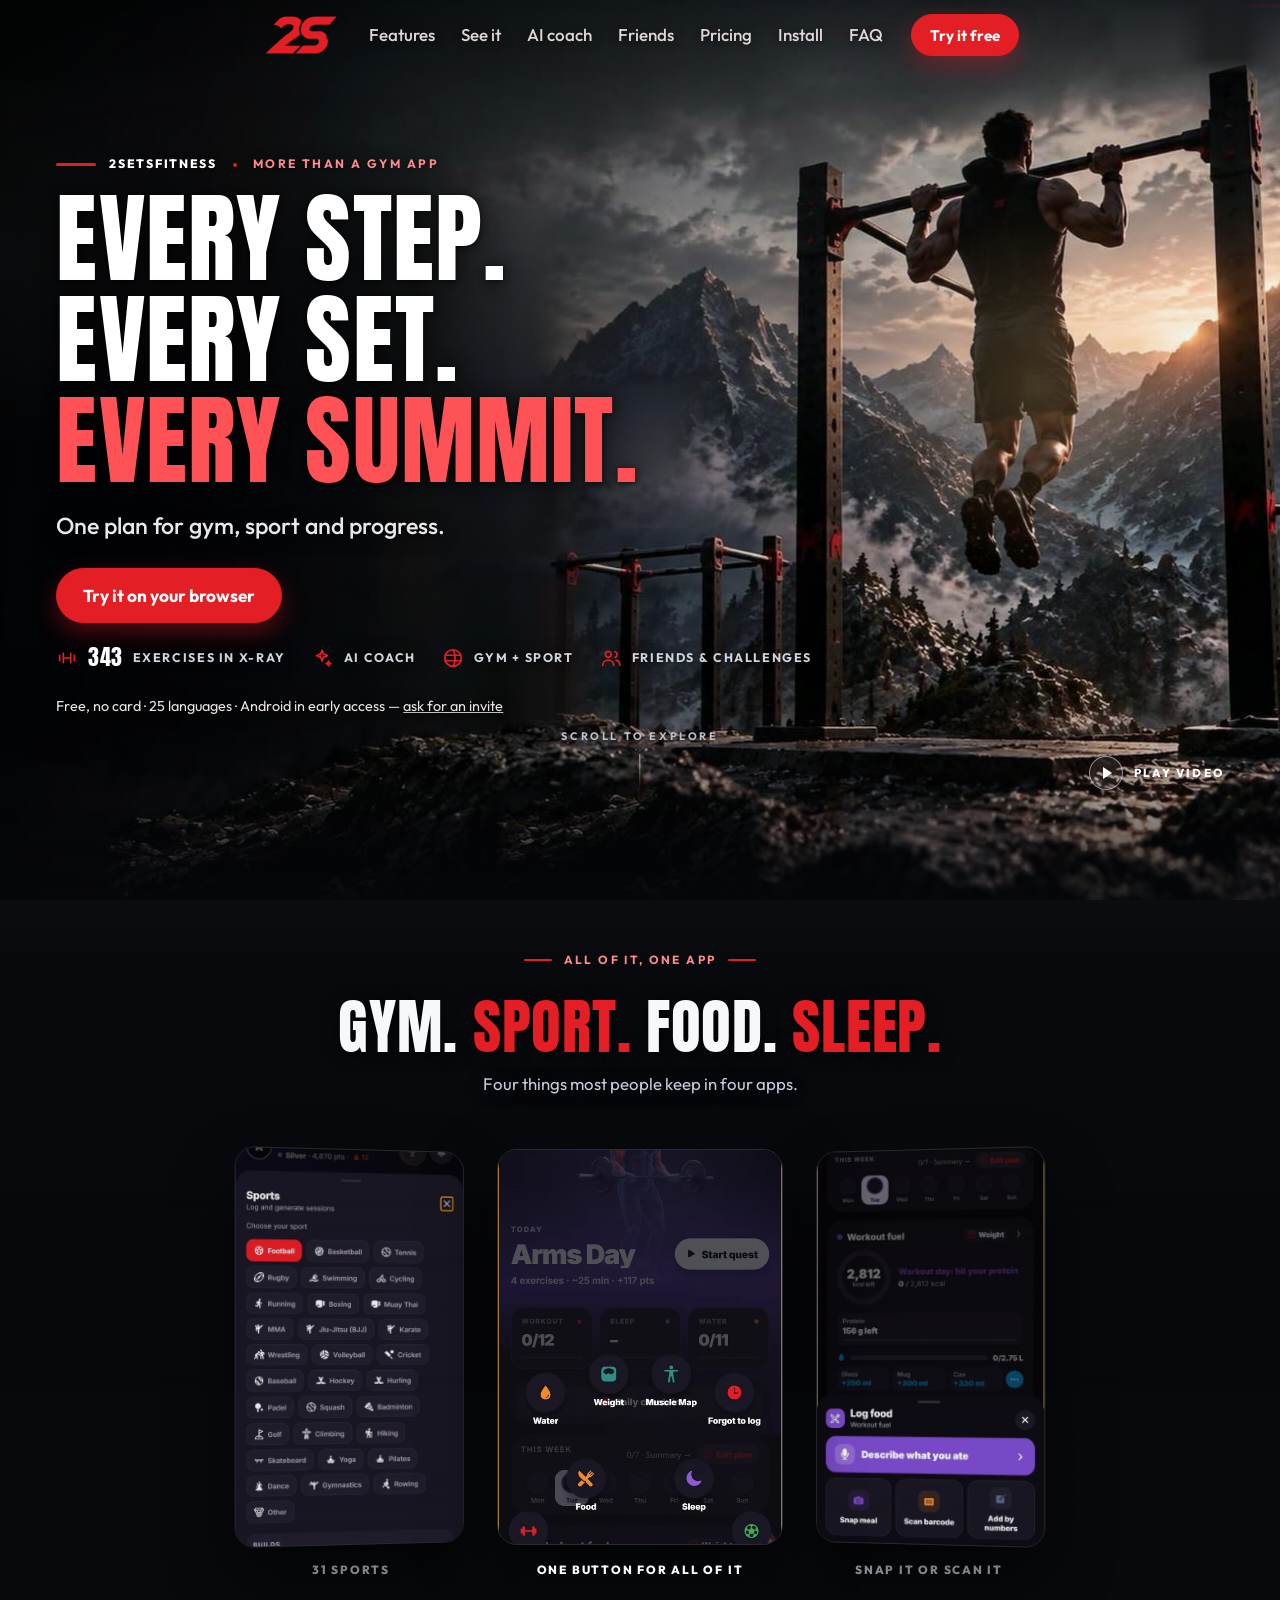
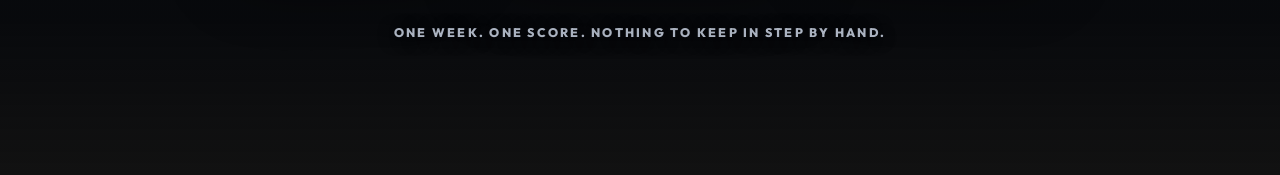
<file: beta1.html>
<!doctype html>
<html lang="en">
<head>
<meta charset="utf-8">
<meta name="robots" content="noindex, nofollow">
<meta name="viewport" content="width=device-width, initial-scale=1">
<title>Beta 1 &middot; 2SetsFitness · See every muscle you train. Free.</title>
<meta name="description" content="A free fitness app: every exercise in x-ray with the muscles it works lit up, plates that grow with your weight, an AI coach that knows your week, one plan for gym and sport, and friends to race. Free in your browser on any phone or computer; Android in early access.">

<!-- Social preview (img/og.png, 1200x630). -->
<meta property="og:title" content="2SetsFitness — every step, every set, every summit">
<meta property="og:description" content="Free fitness app: every exercise in x-ray, an AI coach that knows your week, gym and sport in one plan, friends to race.">
<meta property="og:type" content="website">
<meta property="og:url" content="https://2setsfitness.com/">
<meta property="og:site_name" content="2SetsFitness">
<meta property="og:image" content="https://2setsfitness.com/img/og.png?v=1788fb99">
<meta property="og:image:width" content="1200">
<meta property="og:image:height" content="630">
<meta name="twitter:card" content="summary_large_image">
<meta name="twitter:image" content="https://2setsfitness.com/img/og.png?v=1788fb99">

<link rel="icon" href="img/favicon.png?v=d049a90d">
<link rel="icon" href="/favicon.ico?v=d049a90d" sizes="48x48">
<link rel="apple-touch-icon" href="img/apple-touch-icon.png?v=d049a90d">
<link rel="preconnect" href="https://fonts.googleapis.com">
<link rel="preconnect" href="https://fonts.gstatic.com" crossorigin>
<!-- reuse the current site's display font (Outfit) -->
<link href="https://fonts.googleapis.com/css2?family=Anton&family=Outfit:wght@400;500;600;700;800;900&display=swap" rel="stylesheet">
<link rel="stylesheet" href="styles.redesign.css?v=63">
<!-- the saved light/dark choice, read before a pixel is painted -->
<script>try{var t=localStorage.getItem('2s-theme');if(t==='dark'||t==='light')document.documentElement.dataset.theme=t;}catch(e){}</script>
</head>
<body>

<!-- ===================================================================
     BETA 1 -- the hero, by itself.

     A place to settle one section at a time without the rest of the
     page arguing with it. It borrows index.html's own stylesheet and
     scene.js rather than copying them, so whatever is agreed here is
     already true on the real page, and nothing can drift between the
     two. The next section gets added below the hero when this one is
     right.
     =================================================================== -->

<div class="scene" aria-hidden="true">
  <!-- the picture, whole, at its own proportions. What fills the space
       beside it is a tone on .scene, not a second blurred copy of the
       picture: that copy read as the page being out of focus. -->
  <img class="photo" src="img/bg/summit-rig.jpg?v=9" alt="" width="2200" height="1238" fetchpriority="high">
  <div class="weather"><i class="drift"></i><i class="sun"></i></div>
  <div class="scrim"></div>
</div>

<header class="nav" id="nav">
  <div class="wrap">
    <a class="brand" href="#top"><img class="mk-dark" src="img/logo-2s.png?v=2" alt="" width="433" height="230"><img class="mk-light" src="img/logo-2s-light.png?v=2" alt="" width="433" height="230"><span class="word">2Sets<b>Fitness</b></span></a>
    <nav class="nav-links" aria-label="Primary">
      <a href="#features">Features</a>
      <a href="#see">See it</a>
      <a href="#coach">AI coach</a>
      <a href="#friends">Friends</a>
      <a href="#pricing">Pricing</a>
      <a href="#install">Install</a>
      <a href="#faq">FAQ</a>
      <button class="theme-toggle" id="theme-toggle" type="button" aria-pressed="false" aria-label="Switch to dark mode" title="Dark mode">
        <svg class="moon" viewBox="0 0 24 24" fill="none" stroke="currentColor" stroke-width="2" stroke-linecap="round" stroke-linejoin="round" aria-hidden="true"><path d="M20 14.5A8.5 8.5 0 0 1 9.5 4a8.5 8.5 0 1 0 10.5 10.5z"/></svg>
        <svg class="sun" viewBox="0 0 24 24" fill="none" stroke="currentColor" stroke-width="2" stroke-linecap="round" stroke-linejoin="round" aria-hidden="true"><circle cx="12" cy="12" r="4.2"/><path d="M12 2.6v2.2M12 19.2v2.2M4.3 4.3l1.6 1.6M18.1 18.1l1.6 1.6M2.6 12h2.2M19.2 12h2.2M4.3 19.7l1.6-1.6M18.1 5.9l1.6-1.6"/></svg>
      </button>
    </nav>
    <!-- ANDROID-CTA -->
    <a class="btn primary sm navcta" href="https://fitness-app-5c48a.web.app" rel="noopener">Try it free</a>
  </div>
</header>

<main id="main">
  <span id="top"></span>

  <!-- ======================= HERO =======================
       The landing-page design: the photograph carries the page (.scene,
       fixed behind everything), the copy sits on a dark wash over its left,
       and the type is the condensed caps display face. -->
  <section class="hero">
    <div class="wrap hero-inner">
      <div class="hero-copy">
        <span class="eyebrow"><b>2SetsFitness</b> <i aria-hidden="true"></i> <span class="tagline">More than a gym app</span></span>
        <h1>Every step.<br>Every set.<br><span class="red">Every summit.</span></h1>
        <p class="lede">One plan for gym, sport and progress.</p>
        <div class="cta-row">
          <a class="btn primary big" href="https://fitness-app-5c48a.web.app" rel="noopener">Try it on your browser</a>
        </div>
        <ul class="hstats">
          <li>
            <svg viewBox="0 0 24 24" aria-hidden="true"><path d="M4 9v6M8 7v10M16 7v10M20 9v6M8 12h8"/></svg>
            <b>343</b><span>exercises in x-ray</span>
          </li>
          <li>
            <svg viewBox="0 0 24 24" aria-hidden="true"><path d="M11 3.5l1.6 4.3 4.3 1.6-4.3 1.6L11 15.3 9.4 11 5.1 9.4 9.4 7.8z"/><path d="M18 15.4l.7 1.9 1.9.7-1.9.7-.7 1.9-.7-1.9-1.9-.7 1.9-.7z"/></svg>
            <span>AI coach</span>
          </li>
          <li>
            <svg viewBox="0 0 24 24" aria-hidden="true"><circle cx="12" cy="12" r="9"/><path d="M12 3c3 3.4 3 14.2 0 18M3.4 9h17.2M3.4 15h17.2"/></svg>
            <span>Gym + sport</span>
          </li>
          <li>
            <svg viewBox="0 0 24 24" aria-hidden="true"><circle cx="9" cy="8" r="3.2"/><path d="M3 20c0-3.3 2.7-5.6 6-5.6s6 2.3 6 5.6"/><path d="M16.4 5.2a3.2 3.2 0 0 1 0 6.1M17.9 14.6c2.1.6 3.7 2.5 3.7 5.4"/></svg>
            <span>Friends &amp; challenges</span>
          </li>
        </ul>
        <!-- ANDROID-CTA -->
        <p class="cta-note">Free, no card · 25 languages · Android in early access — <a href="#contact">ask for an invite</a></p>
      </div>
    </div>

    <div class="herofoot">
      <div class="wrap herofoot-in">
        <a class="scrollcue" href="#features"><span>Scroll to explore</span><i aria-hidden="true"></i></a>
        <a class="playcue" href="#see"><i aria-hidden="true"></i><span>Play video</span></a>
      </div>
    </div>
  </section>


  <!-- ======================= SLIDE 2: ALL OF IT ======================= -->
  <section id="allinone" class="band allin">
    <div class="wrap">
      <div class="sec-head">
        <span class="eyebrow">All of it, one app</span>
        <h2>Gym. <span>Sport.</span> Food. <span>Sleep.</span></h2>
        <p>Four things most people keep in four apps.</p>
      </div>

      <div class="phones3">
        <figure class="ph side">
          <img src="img/app/sports.webp" alt="The app's Sports sheet: 31 sports to choose from, football to Muay Thai, with builds and a session length" width="560" height="1212" loading="lazy">
          <figcaption>31 sports</figcaption>
        </figure>
        <figure class="ph main">
          <img src="img/app/quicklog.webp" alt="One button opening into water, weight, muscle map, food, sleep, workout and sports" width="560" height="1212" loading="lazy">
          <figcaption>One button for all of it</figcaption>
        </figure>
        <figure class="ph side">
          <img src="img/app/food.webp" alt="The app's Log food sheet: describe what you ate, snap the meal, or scan a barcode" width="560" height="1212" loading="lazy">
          <figcaption>Snap it or scan it</figcaption>
        </figure>
      </div>

      <p class="allin-foot">One week. One score. Nothing to keep in step by hand.</p>
    </div>
  </section>

</main>

<script src="scene.js?v=5" defer></script>
</body>
</html>
</file>
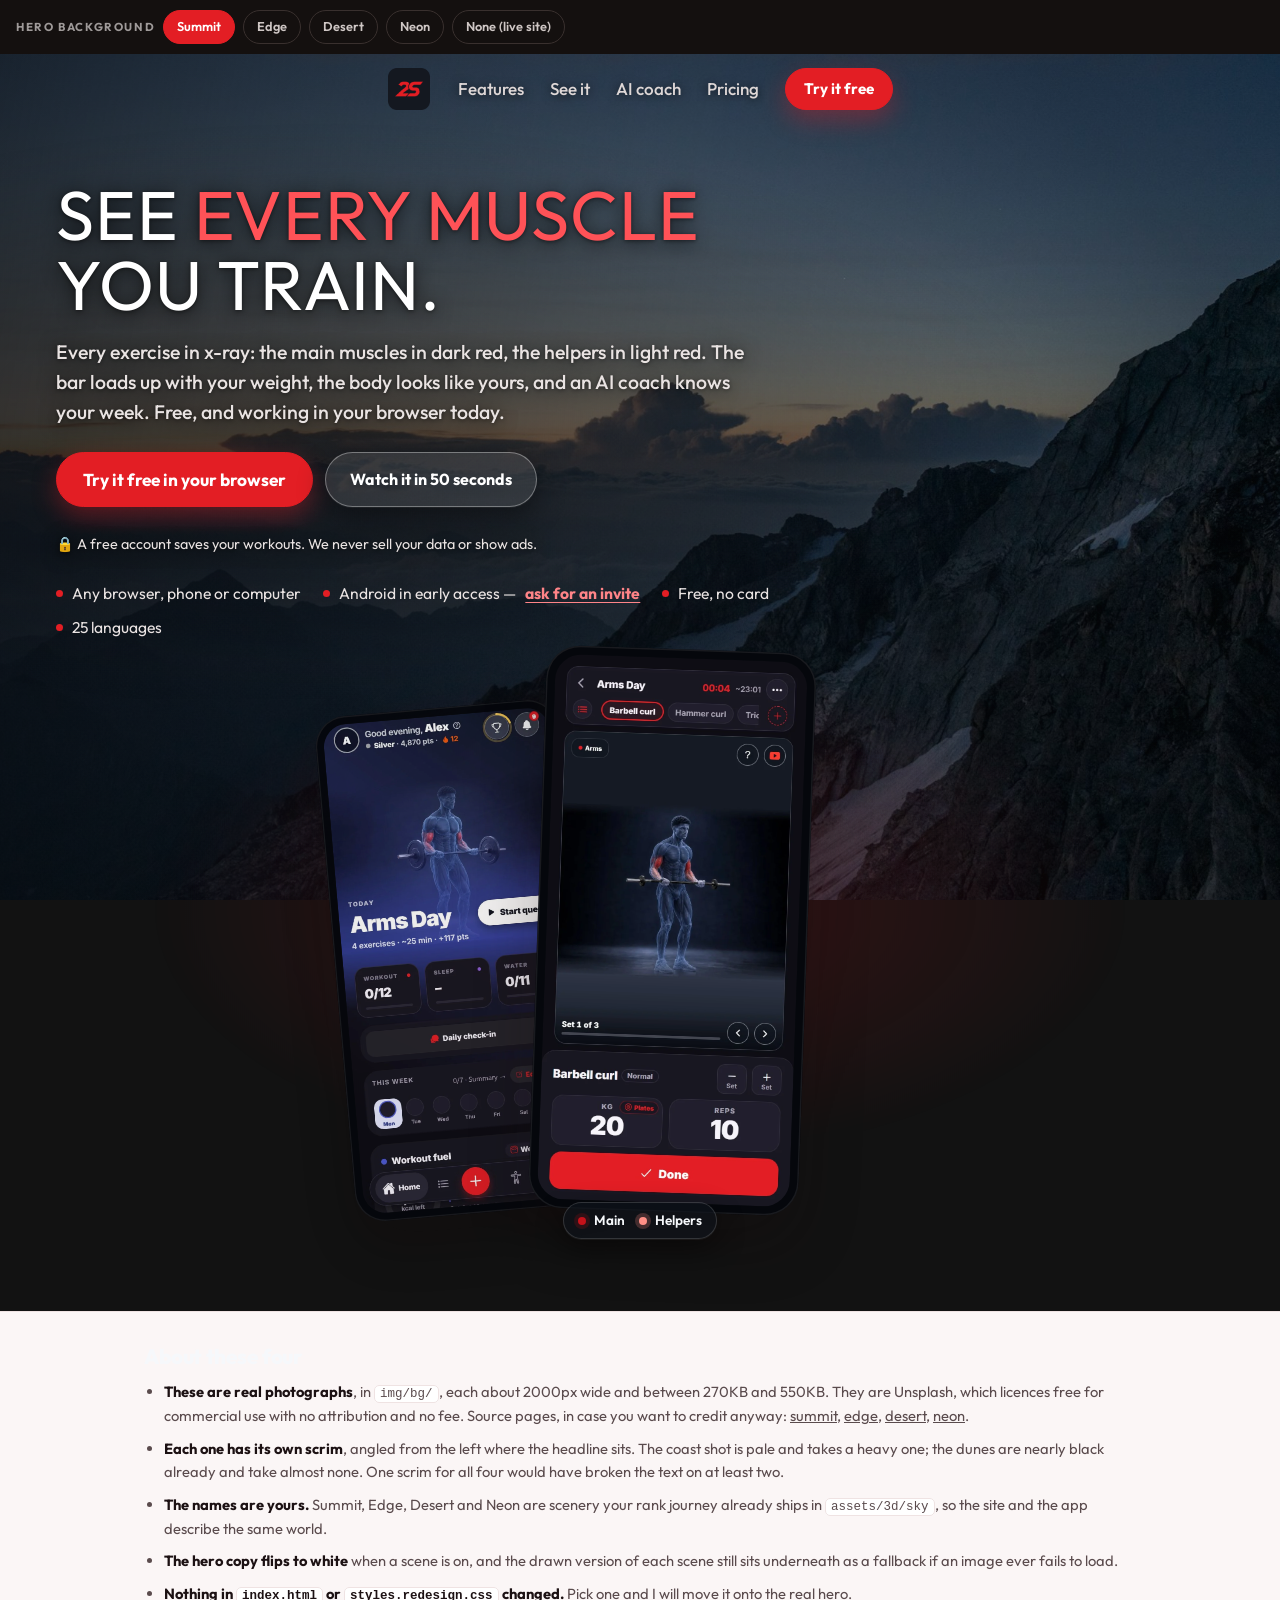
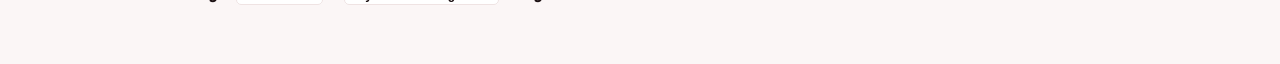
<file: bg-drafts.html>
<!doctype html>
<html lang="en" data-theme="light">
<head>
<meta charset="utf-8">
<meta name="viewport" content="width=device-width, initial-scale=1">
<title>2SetsFitness · Hero background drafts</title>
<meta name="robots" content="noindex, nofollow">
<link rel="icon" href="img/favicon.png">
<link rel="preconnect" href="https://fonts.googleapis.com">
<link rel="preconnect" href="https://fonts.gstatic.com" crossorigin>
<link href="https://fonts.googleapis.com/css2?family=Outfit:wght@400;500;600;700;800;900&display=swap" rel="stylesheet">
<!-- the live site's own stylesheet: this page is the real hero, not a copy -->
<link rel="stylesheet" href="styles.redesign.css?v=28">
<style>
/* ---------------------------------------------------------------------
   Hero background drafts. Nothing here touches styles.redesign.css; it
   all hangs off body[data-scene]. Delete this file before launch, or
   keep it as the place new backgrounds get tried.

   The photographs live at img/bg/<scene>.jpg (summit, edge, desert, neon)
   and load over the drawn version of the same scene, which stays as the
   fallback. Swapping a photograph out is just replacing that one file.
--------------------------------------------------------------------- */
.picker {
  position: sticky; top: 0; z-index: 60;
  background: #14100f; color: #f4efee;
  padding: 10px max(16px, env(safe-area-inset-left, 0px));
  display: flex; gap: 8px; align-items: center; flex-wrap: wrap;
  font-family: Outfit, system-ui, sans-serif;
}
.picker b { font-size: .72rem; letter-spacing: .14em; text-transform: uppercase; opacity: .62; }
.picker button {
  font: inherit; font-size: .8rem; font-weight: 600;
  background: transparent; color: #cfc7c5; border: 1px solid #39302e;
  border-radius: 999px; padding: 6px 13px; cursor: pointer;
}
.picker button:hover { color: #fff; border-color: #6a5a57; }
.picker button[aria-pressed="true"] { background: #e31e24; border-color: #e31e24; color: #fff; }
.picker .sp { flex: 1 1 auto; }
.picker .warn { font-size: .74rem; opacity: .7; }

/* the scene sits behind the WHOLE page, the nav and the logo included */
.scene { position: fixed; inset: 0; z-index: 0; overflow: hidden; pointer-events: none; }
.scene svg, .scene img.photo {
  position: absolute; inset: 0; width: 100%; height: 100%;
  object-fit: cover; display: block;
}
.scene .scrim { position: absolute; inset: 0; }
.nav, main, .sheet { position: relative; z-index: 1; }

/* the hero fills the screen, so the picture is the page and not a band */
body[data-scene]:not([data-scene="none"]) .hero {
  min-height: calc(100svh - 128px);
  display: flex; align-items: center;
}
body[data-scene]:not([data-scene="none"]) .hero > .wrap { width: 100%; }

/* over a photograph the nav drops its white blur and goes light */
body[data-scene]:not([data-scene="none"]) .nav {
  background: transparent; -webkit-backdrop-filter: none; backdrop-filter: none;
  border-bottom-color: transparent;
}
body[data-scene]:not([data-scene="none"]) .nav .brand { color: #fff; }
body[data-scene]:not([data-scene="none"]) .nav-links a:not(.btn) { color: #ded7d6; }
body[data-scene]:not([data-scene="none"]) .nav-links a:not(.btn):hover { color: #fff; }

/* out to the corners: a wider field and a bigger gutter than the live site */
body[data-scene]:not([data-scene="none"]) .nav .wrap,
body[data-scene]:not([data-scene="none"]) .hero .wrap {
  max-width: 1460px;
  padding-inline: max(22px, env(safe-area-inset-left, 0px)) max(22px, env(safe-area-inset-right, 0px));
}
@media (min-width: 1100px) {
  body[data-scene]:not([data-scene="none"]) .nav .wrap,
  body[data-scene]:not([data-scene="none"]) .hero .wrap {
    padding-inline: clamp(32px, 4.4vw, 76px);
  }
  body[data-scene]:not([data-scene="none"]) .hero-inner {
    grid-template-columns: 1.06fr 0.94fr;
    gap: clamp(40px, 5vw, 76px);
  }
  body[data-scene]:not([data-scene="none"]) .hero h1 {
    font-size: clamp(3.1rem, 5.4vw, 5.2rem); max-width: 15ch; line-height: 1.02;
  }
  body[data-scene]:not([data-scene="none"]) .hero .lede { max-width: 44rem; font-size: 1.22rem; }
  body[data-scene]:not([data-scene="none"]) .facts { max-width: 46rem; row-gap: 10px; }
}

/* with a scene on, the hero copy flips to light so it stays readable */
body[data-scene]:not([data-scene="none"]) .hero { padding-bottom: clamp(36px, 7vw, 72px); }
body[data-scene]:not([data-scene="none"]) .hero h1,
body[data-scene]:not([data-scene="none"]) .hero .lede,
body[data-scene]:not([data-scene="none"]) .hero .facts li,
body[data-scene]:not([data-scene="none"]) .hero .cta-note { color: #fff; }
body[data-scene]:not([data-scene="none"]) .hero .lede,
body[data-scene]:not([data-scene="none"]) .hero .facts li,
body[data-scene]:not([data-scene="none"]) .hero .cta-note { color: #e9e3e2; }
body[data-scene]:not([data-scene="none"]) .hero h1 .red { color: #ff5257; }
body[data-scene]:not([data-scene="none"]) .hero .btn.soon {
  background: rgba(255,255,255,.1); border-color: rgba(255,255,255,.34); color: #fff;
}
body[data-scene]:not([data-scene="none"]) .hero .facts a { color: #ff8488; }
body[data-scene="none"] .scene { display: none; }

.sheet {
  background: #fbf6f6; border-top: 1px solid #efe3e3;
  padding: 34px max(16px, env(safe-area-inset-left, 0px)) 60px;
  font-family: Outfit, system-ui, sans-serif;
}
.sheet .in { max-width: 62rem; margin: 0 auto; }
.sheet h2 { font-size: 1.3rem; margin: 0 0 12px; }
.sheet ul { margin: 0; padding-left: 20px; display: grid; gap: 9px; }
.sheet li { font-size: .92rem; line-height: 1.6; color: #5a4b4d; }
.sheet b { color: #1c1113; }
.sheet code {
  font-family: ui-monospace, SFMono-Regular, Menlo, monospace; font-size: .85em;
  background: #fff; border: 1px solid #efe3e3; border-radius: 5px; padding: 1px 5px;
}
@media (prefers-reduced-motion: reduce) { * { animation: none !important; } }
</style>
</head>
<body data-scene="summit">

<div class="picker">
  <b>Hero background</b>
  <button type="button" data-scene="summit" aria-pressed="true">Summit</button>
  <button type="button" data-scene="edge" aria-pressed="false">Edge</button>
  <button type="button" data-scene="desert" aria-pressed="false">Desert</button>
  <button type="button" data-scene="neon" aria-pressed="false">Neon</button>
  <button type="button" data-scene="none" aria-pressed="false">None (live site)</button>
  <span class="sp"></span>
  <span class="warn" id="warn" hidden>Drawing — no photo at <code>img/bg/</code> for this one</span>
</div>

<!-- the backdrop for the whole page: it has to sit outside main so the nav
     and the logo sit on it rather than in front of a white bar -->
<div class="scene" id="scene" aria-hidden="true"></div>

<header class="nav" id="nav">
  <div class="wrap">
    <a class="brand" href="index.html"><img src="img/icon.png" alt=""><span class="word">2Sets<b>Fitness</b></span></a>
    <nav class="nav-links" aria-label="Primary">
      <a href="index.html#features">Features</a>
      <a href="index.html#see">See it</a>
      <a href="index.html#coach">AI coach</a>
      <a href="index.html#pricing">Pricing</a>
      <a class="btn primary sm" href="https://fitness-app-5c48a.web.app" rel="noopener">Try it free</a>
    </nav>
  </div>
</header>

<main id="main">
  <!-- the live hero, unchanged, with the scene behind it -->
  <section class="hero">
    <div class="wrap hero-inner">
      <div class="hero-copy">
        <h1>See <span class="red">every muscle</span> you train.</h1>
        <p class="lede">Every exercise in x-ray: the main muscles in dark red, the helpers in light red. The bar loads up with your weight, the body looks like yours, and an AI coach knows your week. Free, and working in your browser today.</p>
        <div class="cta-row">
          <a class="btn primary big" href="https://fitness-app-5c48a.web.app" rel="noopener">Try it free in your browser</a>
          <a class="btn soon" href="index.html#see">Watch it in 50 seconds</a>
        </div>
        <p class="cta-note">🔒 A free account saves your workouts. We never sell your data or show ads.</p>
        <ul class="facts">
          <li>Any browser, phone or computer</li>
          <li>Android in early access — <a href="index.html#contact">ask for an invite</a></li>
          <li>Free, no card</li>
          <li>25 languages</li>
        </ul>
      </div>

      <div class="hero-visual phones">
        <figure class="phone back"><img src="img/app/home.webp" alt="The app's Home screen" width="390" height="844"></figure>
        <figure class="phone front"><img src="img/app/muscles.webp" alt="A bench press in x-ray" width="390" height="844" fetchpriority="high"></figure>
        <span class="orb-chip"><i class="main"></i>Main <i class="help"></i>Helpers</span>
      </div>
    </div>
  </section>
</main>

<div class="sheet">
  <div class="in">
    <h2>About these four</h2>
    <ul>
      <li><b>These are real photographs</b>, in <code>img/bg/</code>, each about 2000px wide and between 270KB and 550KB. They are Unsplash, which licences free for commercial use with no attribution and no fee. Source pages, in case you want to credit anyway:
        <a href="https://unsplash.com/photos/mountain-peaks-at-dawn-with-clouds-below-tBmbZiNUtKU">summit</a>,
        <a href="https://unsplash.com/photos/coastal-cliffs-and-ocean-waves-at-dusk-QHr4xTeV0JE">edge</a>,
        <a href="https://unsplash.com/photos/rippled-sand-dunes-illuminated-by-warm-sunset-light-DS6lRtglcOM">desert</a>,
        <a href="https://unsplash.com/photos/dark-stormy-clouds-over-a-city-skyline-at-night-uLv-2ZZM4W8">neon</a>.</li>
      <li><b>Each one has its own scrim</b>, angled from the left where the headline sits. The coast shot is pale and takes a heavy one; the dunes are nearly black already and take almost none. One scrim for all four would have broken the text on at least two.</li>
      <li><b>The names are yours.</b> Summit, Edge, Desert and Neon are scenery your rank journey already ships in <code>assets/3d/sky</code>, so the site and the app describe the same world.</li>
      <li><b>The hero copy flips to white</b> when a scene is on, and the drawn version of each scene still sits underneath as a fallback if an image ever fails to load.</li>
      <li><b>Nothing in <code>index.html</code> or <code>styles.redesign.css</code> changed.</b> Pick one and I will move it onto the real hero.</li>
    </ul>
  </div>
</div>

<script>
(function () {
  // One field, 1200x600, cropped to fill. Each scene is a few layers.
  var R = {
    far:  '0,420 100,378 190,402 280,340 360,370 440,300 520,238 600,308 680,274 780,348 880,312 980,362 1080,330 1200,376 1200,600 0,600',
    mid:  '0,470 120,430 230,460 320,402 410,438 510,368 600,418 690,390 800,450 910,414 1020,458 1120,432 1200,450 1200,600 0,600',
    near: '0,524 140,490 260,518 350,472 450,504 560,440 650,484 740,456 850,510 960,480 1070,516 1170,494 1200,508 1200,600 0,600'
  };
  var open = '<svg viewBox="0 0 1200 600" preserveAspectRatio="xMidYMid slice" role="presentation">';

  function sky(id, a, b) {
    return '<defs><linearGradient id="' + id + '" x1="0" y1="0" x2="0" y2="1">'
      + '<stop offset="0" stop-color="' + a + '"></stop>'
      + '<stop offset="1" stop-color="' + b + '"></stop></linearGradient></defs>'
      + '<rect width="1200" height="600" fill="url(#' + id + ')"></rect>';
  }

  var SCENES = {
    // a high ridge at first light
    summit: open + sky('s1', '#10151c', '#3a2730')
      + '<circle cx="520" cy="268" r="92" fill="#e31e24" opacity="0.26"></circle>'
      + '<circle cx="520" cy="268" r="42" fill="#e31e24" opacity="0.5"></circle>'
      + '<polygon points="' + R.far + '" fill="#1b2029"></polygon>'
      + '<polygon points="' + R.mid + '" fill="#141821"></polygon>'
      + '<polygon points="' + R.near + '" fill="#0c0f15"></polygon>'
      + '</svg>',

    // a headland over the sea at dusk
    edge: open + sky('s2', '#1a1420', '#53262a')
      + '<circle cx="840" cy="372" r="58" fill="#e31e24" opacity="0.55"></circle>'
      + '<rect y="400" width="1200" height="200" fill="#211a24"></rect>'
      + '<rect y="400" width="1200" height="200" fill="#e31e24" opacity="0.08"></rect>'
      + '<g fill="#0e0b12">'
      + '<polygon points="0,318 150,300 260,348 330,336 410,392 470,420 470,600 0,600"></polygon>'
      + '<polygon points="1200,360 1080,348 980,392 900,420 900,600 1200,600"></polygon>'
      + '</g>'
      + '<g stroke="#f0e7e6" stroke-width="1.2" opacity="0.14">'
      + '<line x1="500" y1="446" x2="880" y2="446"></line>'
      + '<line x1="540" y1="472" x2="920" y2="472"></line>'
      + '<line x1="500" y1="500" x2="900" y2="500"></line>'
      + '</g>'
      + '</svg>',

    // dunes, low sun, warm
    desert: open + sky('s3', '#2a1a16', '#7a3a24')
      + '<circle cx="380" cy="300" r="66" fill="#ffb27a" opacity="0.55"></circle>'
      + '<path d="M0,432 Q220,382 440,432 T880,424 T1200,444 L1200,600 L0,600 Z" fill="#53291c"></path>'
      + '<path d="M0,486 Q260,436 520,490 T1000,478 T1200,498 L1200,600 L0,600 Z" fill="#3a1b14"></path>'
      + '<path d="M0,540 Q300,500 600,544 T1200,540 L1200,600 L0,600 Z" fill="#21100c"></path>'
      + '</svg>',

    // a city at night, red in the glow
    neon: open + sky('s4', '#080a10', '#241018')
      + '<circle cx="640" cy="440" r="240" fill="#e31e24" opacity="0.14"></circle>'
      + '<g fill="#0d1017" id="sky"></g>'
      + '<rect y="536" width="1200" height="64" fill="#06070b"></rect>'
      + '</svg>',

    none: ''
  };

  // the skyline, built rather than typed out
  (function () {
    var bars = '', x = 0, seed = 7;
    function rnd() { seed = (seed * 1103515245 + 12345) % 2147483648; return seed / 2147483648; }
    while (x < 1200) {
      var w = 26 + Math.round(rnd() * 46);
      var h = 90 + Math.round(rnd() * 210);
      bars += '<rect x="' + x + '" y="' + (546 - h) + '" width="' + (w - 6) + '" height="' + h + '"></rect>';
      x += w;
    }
    SCENES.neon = SCENES.neon.replace('<g fill="#0d1017" id="sky"></g>', '<g fill="#0d1017">' + bars + '</g>');
  })();

  // one scrim per photograph, not one for all of them: the coast shot is pale
  // and needs far more than the dunes, which are nearly black already
  var SCRIM = {
    summit: 'linear-gradient(100deg, rgba(8,11,16,.80) 0%, rgba(8,11,16,.52) 46%, rgba(8,11,16,.30) 100%)',
    edge:   'linear-gradient(100deg, rgba(10,14,20,.86) 0%, rgba(10,14,20,.66) 44%, rgba(10,14,20,.42) 100%)',
    desert: 'linear-gradient(100deg, rgba(14,7,4,.72) 0%, rgba(14,7,4,.46) 48%, rgba(14,7,4,.30) 100%)',
    neon:   'linear-gradient(100deg, rgba(4,5,9,.72) 0%, rgba(4,5,9,.46) 48%, rgba(4,5,9,.34) 100%)'
  };

  var scene = document.getElementById('scene');
  var warn = document.getElementById('warn');

  function paint(key) {
    document.body.setAttribute('data-scene', key);
    if (key === 'none') { scene.innerHTML = ''; warn.hidden = true; return; }
    warn.hidden = false;
    scene.innerHTML = SCENES[key]
      + '<img class="photo" alt="" hidden>'
      + '<span class="scrim" style="background:' + SCRIM[key] + '"></span>';
    // a real photograph, if one has been dropped in, takes over from the drawing
    var img = scene.querySelector('img.photo');
    img.addEventListener('load', function () {
      img.hidden = false;
      var svg = scene.querySelector('svg');
      if (svg) svg.style.display = 'none';
      warn.hidden = true;
    });
    img.addEventListener('error', function () { img.remove(); });
    img.src = 'img/bg/' + key + '.jpg';
  }

  Array.prototype.forEach.call(document.querySelectorAll('.picker button'), function (b) {
    b.addEventListener('click', function () {
      Array.prototype.forEach.call(document.querySelectorAll('.picker button'), function (o) {
        o.setAttribute('aria-pressed', String(o === b));
      });
      paint(b.getAttribute('data-scene'));
    });
  });

  paint('summit');
})();
</script>
</body>
</html>
</file>
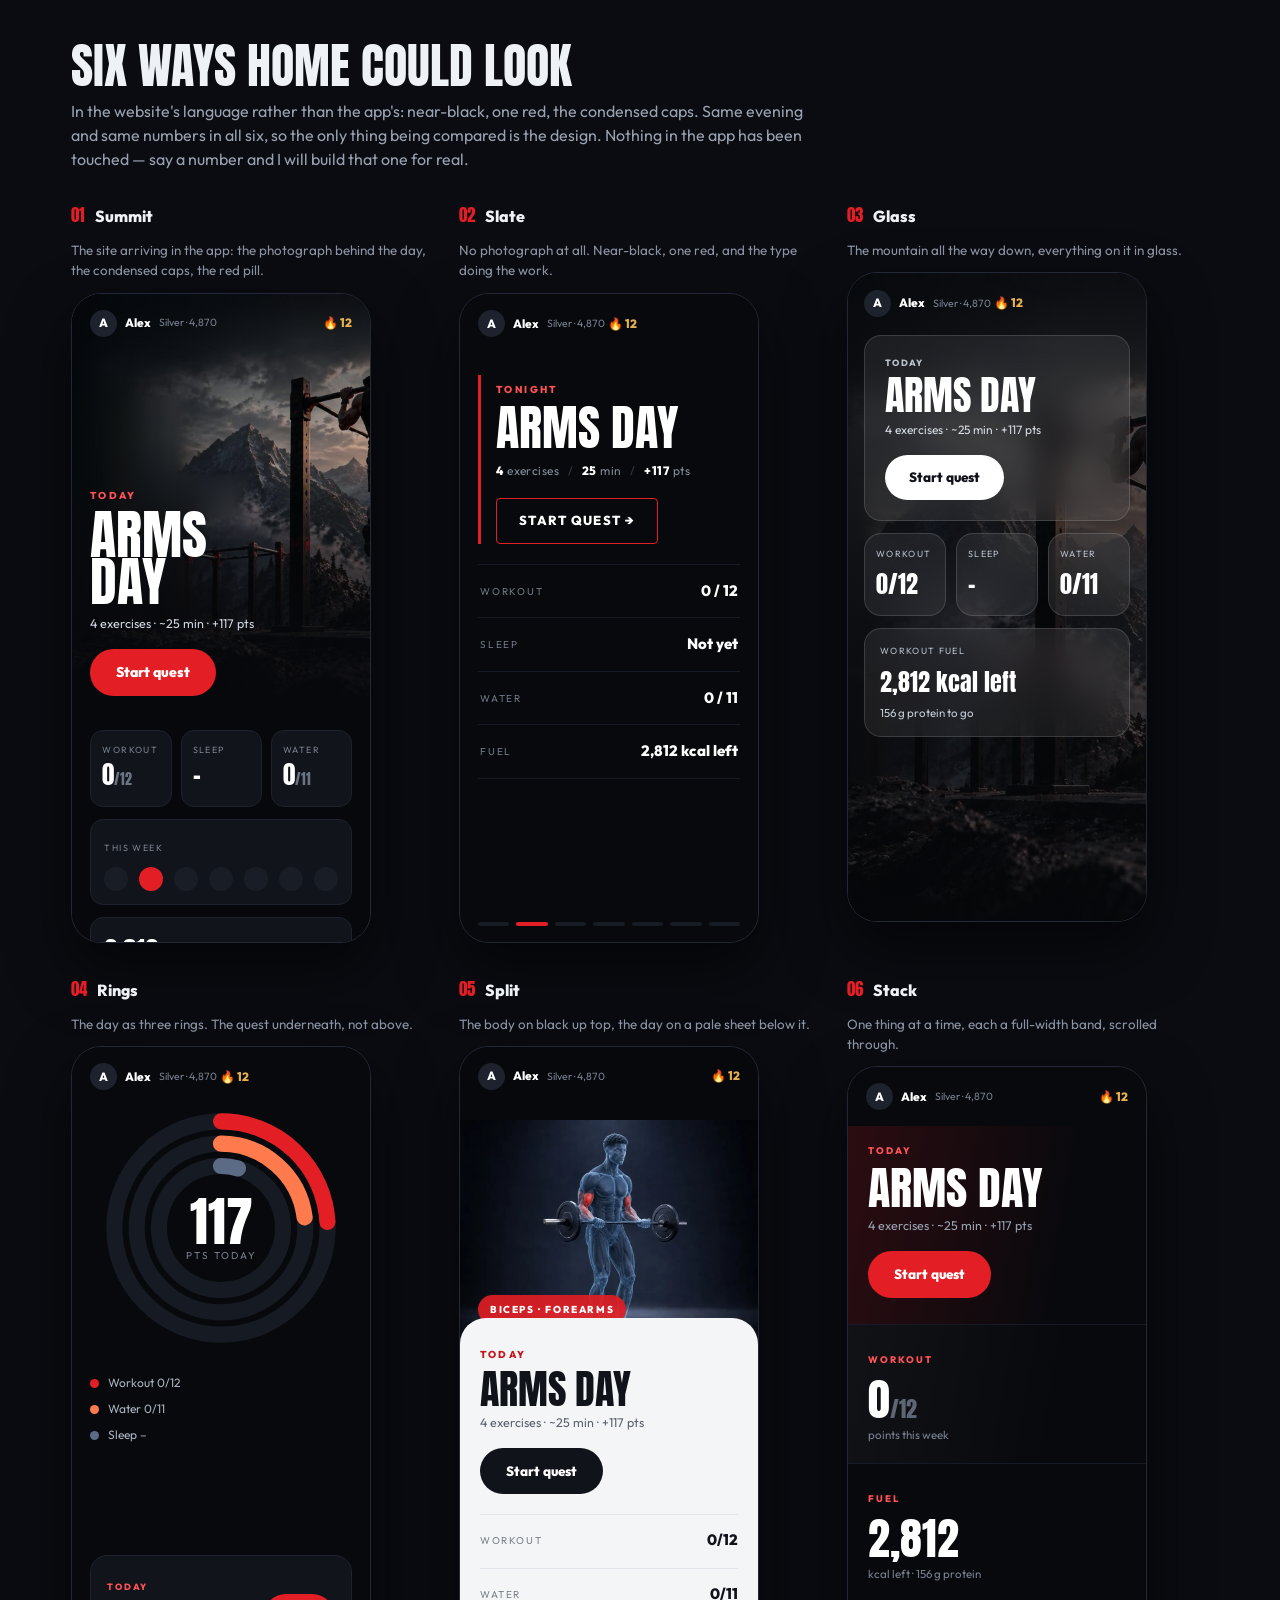
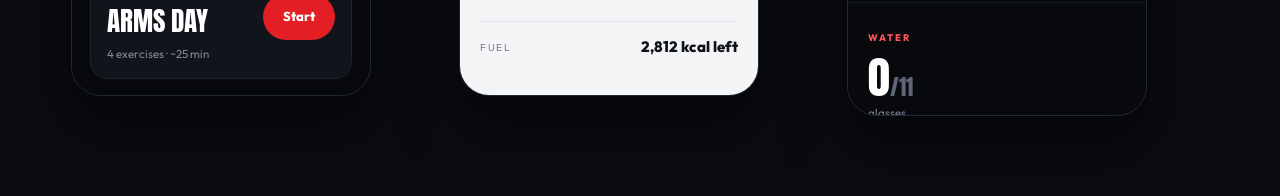
<file: home-drafts.html>
<!doctype html>
<html lang="en">
<head>
<meta charset="utf-8">
<meta name="viewport" content="width=device-width, initial-scale=1">
<meta name="robots" content="noindex, nofollow">
<title>Home screen drafts &middot; 2SetsFitness</title>
<link rel="icon" href="img/favicon.png">
<link rel="preconnect" href="https://fonts.googleapis.com">
<link rel="preconnect" href="https://fonts.gstatic.com" crossorigin>
<link href="https://fonts.googleapis.com/css2?family=Anton&family=Outfit:wght@400;500;600;700;800;900&display=swap" rel="stylesheet">
<style>
/* ---------------------------------------------------------------------
   Six Home screens in the website's language -- near-black, one red, the
   condensed caps -- instead of the app's purple.

   Every one carries the same evening and the same numbers, so what is
   being compared is the design and nothing else. They are mockups: no
   app code is touched until a direction is picked.
--------------------------------------------------------------------- */
* { box-sizing: border-box; margin: 0; }
body { background: #0a0c11; color: #eef1f6;
  font: 400 16px/1.5 Outfit, system-ui, sans-serif; padding-bottom: 80px; }
a { text-decoration: none; }
.head { max-width: 1240px; margin: 0 auto; padding: 44px max(20px,4vw) 6px; }
.head h1 { font-family: Anton, sans-serif; font-weight: 400; text-transform: uppercase;
  font-size: clamp(2rem,5vw,3rem); line-height: .94; }
.head p { margin-top: 10px; color: #99a1b0; max-width: 46rem; }
.grid { max-width: 1240px; margin: 0 auto; padding: 26px max(20px,4vw) 0;
  display: grid; grid-template-columns: repeat(auto-fill, minmax(300px, 1fr)); gap: 34px 26px; }
.draft header { margin-bottom: 12px; display: flex; align-items: baseline; gap: 10px; flex-wrap: wrap; }
.draft header b { font-family: Anton, sans-serif; font-weight: 400; color: #E31E24; font-size: 1.05rem; }
.draft header h2 { font-size: 1rem; font-weight: 800; }
.draft header p { width: 100%; margin: 2px 0 0; font-size: .84rem; color: #8b93a2; }

/* the phone, and the bits every draft shares */
.phone { width: 300px; height: 650px; border-radius: 30px; overflow: hidden;
  border: 1px solid #222835; box-shadow: 0 26px 60px rgba(0,0,0,.6); }
.sc { width: 100%; height: 100%; overflow: hidden; }
.who { display: inline-flex; align-items: center; gap: 8px; font-size: 12px; }
.who .av { width: 27px; height: 27px; border-radius: 50%; background: #1d222c; color: #fff;
  display: grid; place-content: center; font-style: normal; font-weight: 800; font-size: 12px; }
.who b { color: #fff; font-weight: 800; }
.who em { font-style: normal; color: #78808f; font-size: 10.5px; }
.streak { font-size: 12px; color: #e8b14e; font-weight: 800; }


.d1 { background: #07080c; }
.d1-top { position: relative; height: 420px; overflow: hidden; }
.d1-photo { position: absolute; inset: 0; background: url("img/bg/summit-rig.jpg?v=8") center/cover; }
.d1-wash { position: absolute; inset: 0;
  background: linear-gradient(180deg, rgba(7,8,12,.5) 0%, rgba(7,8,12,.15) 34%, rgba(7,8,12,.86) 78%, #07080c 100%); }
.d1 .row.top { position: relative; z-index: 2; display: flex; justify-content: space-between;
  align-items: center; padding: 16px 18px; }
.d1-copy { position: absolute; z-index: 2; left: 18px; right: 18px; bottom: 18px; }
.d1 .kick { font-size: 10px; letter-spacing: .22em; text-transform: uppercase; color: #ff5257; font-weight: 800; }
.d1 h1 { font-family: Anton, sans-serif; font-weight: 400; text-transform: uppercase;
  font-size: 54px; line-height: .88; margin: 6px 0 8px; color: #fff; }
.d1-copy p { margin: 0 0 16px; font-size: 12.5px; color: #cfd5df; }
.d1 .go { display: inline-block; background: #E31E24; color: #fff; font-weight: 800;
  font-size: 14px; padding: 13px 26px; border-radius: 999px; }
.d1-body { padding: 16px 18px; display: grid; gap: 12px; }
.d1 .tri { display: grid; grid-template-columns: repeat(3,1fr); gap: 9px; }
.d1 .tri div { background: #11141b; border: 1px solid #1d222c; border-radius: 13px; padding: 12px 11px; }
.d1 .tri span { display: block; font-size: 9px; letter-spacing: .16em; text-transform: uppercase; color: #78808f; }
.d1 .tri b { font-family: Anton, sans-serif; font-weight: 400; font-size: 25px; color: #fff; }
.d1 .tri i { font-style: normal; font-size: 14px; color: #6c7483; }
.d1 .week { background: #11141b; border: 1px solid #1d222c; border-radius: 13px; padding: 13px; }
.d1 .week > span { font-size: 9px; letter-spacing: .16em; text-transform: uppercase; color: #78808f; }
.d1 .dots { display: flex; justify-content: space-between; margin-top: 10px; }
.d1 .dots i { width: 24px; height: 24px; border-radius: 50%; background: #191d26; display: block; }
.d1 .dots i.on { background: #E31E24; }
.d1 .fuel { background: #11141b; border: 1px solid #1d222c; border-radius: 13px; padding: 13px;
  display: flex; align-items: baseline; gap: 9px; }
.d1 .fuel b { font-family: Anton, sans-serif; font-weight: 400; font-size: 27px; color: #fff; }
.d1 .fuel span { font-size: 11.5px; color: #8a92a1; }


.d2 { background: #08090d; padding: 16px 18px; display: flex; flex-direction: column; gap: 20px; }
.d2-hero { border-left: 3px solid #E31E24; padding-left: 15px; margin-top: 18px; }
.d2 .kick { font-size: 10px; letter-spacing: .24em; text-transform: uppercase; color: #ff5257; font-weight: 800; }
.d2 h1 { font-family: Anton, sans-serif; font-weight: 400; text-transform: uppercase;
  font-size: 48px; line-height: .9; margin: 8px 0 12px; color: #fff; }
.d2 .meta { font-size: 12px; color: #828b9a; letter-spacing: .04em; }
.d2 .meta b { color: #fff; font-weight: 800; }
.d2 .meta i { color: #333a47; font-style: normal; margin: 0 5px; }
.d2 .go { display: inline-block; margin-top: 18px; border: 1.5px solid #E31E24; color: #fff;
  font-weight: 800; font-size: 13px; padding: 12px 22px; border-radius: 4px; letter-spacing: .1em;
  text-transform: uppercase; }
.d2-list { display: grid; gap: 1px; background: #171b23; border-top: 1px solid #171b23;
  border-bottom: 1px solid #171b23; }
.d2-list div { background: #08090d; display: flex; justify-content: space-between;
  align-items: center; padding: 15px 2px; }
.d2-list span { font-size: 10px; letter-spacing: .18em; text-transform: uppercase; color: #6f7786; }
.d2-list b { font-size: 15px; color: #fff; font-weight: 800; }
.d2-week { display: flex; gap: 7px; margin-top: auto; }
.d2-week i { flex: 1; height: 4px; border-radius: 2px; background: #171b23; }
.d2-week i.on { background: #E31E24; }


.d3 { background: #07080c; position: relative; }
.d3-bg { position: absolute; inset: 0; background: url("img/bg/summit-rig.jpg?v=8") 58% center/cover; }
.d3-bg::after { content:""; position: absolute; inset: 0;
  background: linear-gradient(180deg, rgba(7,8,12,.62), rgba(7,8,12,.78)); }
.d3-in { position: relative; z-index: 1; padding: 16px 16px; display: grid; gap: 12px; align-content: start; }
.d3 .card { background: rgba(255,255,255,.07); border: 1px solid rgba(255,255,255,.14);
  -webkit-backdrop-filter: blur(16px); backdrop-filter: blur(16px);
  border-radius: 17px; padding: 15px; }
.d3 .card.big { padding: 20px; margin-top: 6px; }
.d3 .kick { font-size: 10px; letter-spacing: .22em; text-transform: uppercase; color: #ff6b70; font-weight: 800; }
.d3 h1 { font-family: Anton, sans-serif; font-weight: 400; text-transform: uppercase;
  font-size: 40px; line-height: .92; margin: 8px 0 7px; color: #fff; }
.d3 .card.big p { margin: 0 0 16px; font-size: 12px; color: #d4dae3; }
.d3 .go { display: inline-block; background: #fff; color: #10131a; font-weight: 800;
  font-size: 13.5px; padding: 12px 24px; border-radius: 999px; }
.d3 .trio { display: grid; grid-template-columns: repeat(3,1fr); gap: 10px; }
.d3 .trio .card { padding: 13px 11px; }
.d3 .card span { display: block; font-size: 9px; letter-spacing: .15em; text-transform: uppercase; color: #b9c1cd; }
.d3 .card b { display: block; margin-top: 6px; font-family: Anton, sans-serif; font-weight: 400;
  font-size: 24px; color: #fff; }
.d3 .card i { display: block; margin-top: 4px; font-style: normal; font-size: 11.5px; color: #c3cad5; }


.d4 { background: #08090d; padding: 16px 18px; display: flex; flex-direction: column; }
.d4-rings { position: relative; margin: 14px auto 0; width: 248px; height: 248px; }
.d4-rings svg { width: 100%; height: 100%; transform: rotate(-90deg); }
.d4-rings circle { fill: none; stroke-width: 13; stroke-linecap: round; }
.d4 .t { stroke: #161a22; }
.d4 .v { stroke-dasharray: 540; }
.d4 .r1 { stroke: #E31E24; stroke-dashoffset: 410; }
.d4 .r2 { stroke: #ff7a4d; stroke-dasharray: 428; stroke-dashoffset: 330; }
.d4 .r3 { stroke: #5b6b86; stroke-dasharray: 314; stroke-dashoffset: 300; }
.d4 .mid { position: absolute; inset: 0; display: grid; place-content: center; text-align: center; }
.d4 .mid b { display: block; font-family: Anton, sans-serif; font-weight: 400; font-size: 54px; color: #fff; line-height: 1; }
.d4 .mid span { font-size: 10px; letter-spacing: .2em; text-transform: uppercase; color: #78808f; }
.d4-key { display: flex; flex-direction: column; gap: 8px; margin: 22px 0 0; }
.d4-key span { display: flex; align-items: center; gap: 9px; font-size: 12px; color: #aab2c0; }
.d4-key i { width: 9px; height: 9px; border-radius: 50%; }
.d4 .k1 { background: #E31E24; } .d4 .k2 { background: #ff7a4d; } .d4 .k3 { background: #5b6b86; }
.d4-quest { margin-top: auto; background: #11141b; border: 1px solid #1d222c; border-radius: 17px;
  padding: 16px; display: flex; align-items: center; justify-content: space-between; gap: 12px; }
.d4 .kick { font-size: 9px; letter-spacing: .2em; text-transform: uppercase; color: #ff5257; font-weight: 800; }
.d4 h1 { font-family: Anton, sans-serif; font-weight: 400; text-transform: uppercase;
  font-size: 27px; margin: 5px 0 3px; color: #fff; }
.d4-quest p { margin: 0; font-size: 11.5px; color: #818a99; }
.d4 .go { background: #E31E24; color: #fff; font-weight: 800; font-size: 13px;
  padding: 13px 20px; border-radius: 999px; flex: 0 0 auto; }


.d5 { background: #07080c; display: flex; flex-direction: column; }
.d5-top { position: relative; height: 362px; overflow: hidden; }
.d5-top img { position: absolute; left: 50%; top: 36px; width: 300px; height: 300px;
  transform: translateX(-50%); object-fit: contain; }
.d5 .row.top { position: relative; z-index: 2; display: flex; justify-content: space-between;
  align-items: center; padding: 16px 18px; }
.d5-tag { position: absolute; left: 18px; bottom: 16px; z-index: 2; font-size: 10px;
  letter-spacing: .16em; text-transform: uppercase; font-weight: 800; color: #fff;
  background: rgba(227,30,36,.9); padding: 7px 12px; border-radius: 999px; }
.d5-sheet { flex: 1; background: #F4F5F7; color: #10131a; border-radius: 26px 26px 0 0;
  margin-top: -22px; padding: 22px 20px; position: relative; z-index: 3; }
.d5 .kick { font-size: 10px; letter-spacing: .22em; text-transform: uppercase; color: #C3161B; font-weight: 800; }
.d5 h1 { font-family: Anton, sans-serif; font-weight: 400; text-transform: uppercase;
  font-size: 40px; line-height: .9; margin: 7px 0 6px; color: #10131a; }
.d5-sheet > p { margin: 0 0 16px; font-size: 12.5px; color: #5c6370; }
.d5 .go { display: inline-block; background: #10131a; color: #fff; font-weight: 800;
  font-size: 13.5px; padding: 13px 26px; border-radius: 999px; }
.d5-row { display: flex; justify-content: space-between; align-items: center;
  padding: 14px 0; border-top: 1px solid #E2E4E9; margin-top: 2px; }
.d5-row:first-of-type { margin-top: 20px; }
.d5-row span { font-size: 10px; letter-spacing: .16em; text-transform: uppercase; color: #79808d; }
.d5-row b { font-size: 15px; font-weight: 800; }


.d6 { background: #08090d; display: flex; flex-direction: column; }
.d6 .row.top { display: flex; justify-content: space-between; align-items: center; padding: 16px 18px; }
.d6 .band { padding: 20px 20px; border-top: 1px solid #161a22; position: relative; }
.d6 .band.b1 { border-top: 0; background:
  linear-gradient(100deg, rgba(227,30,36,.16), rgba(227,30,36,0) 72%); padding-top: 10px; padding-bottom: 26px; }
.d6 .kick { font-size: 9.5px; letter-spacing: .22em; text-transform: uppercase; color: #ff5257; font-weight: 800; }
.d6 h1 { font-family: Anton, sans-serif; font-weight: 400; text-transform: uppercase;
  font-size: 46px; line-height: .9; margin: 7px 0 7px; color: #fff; }
.d6 .band.b1 p { margin: 0 0 17px; font-size: 12.5px; color: #99a1b0; }
.d6 .go { display: inline-block; background: #E31E24; color: #fff; font-weight: 800;
  font-size: 13.5px; padding: 13px 26px; border-radius: 999px; }
.d6 .band b { display: block; margin-top: 8px; font-family: Anton, sans-serif; font-weight: 400;
  font-size: 44px; line-height: 1; color: #fff; }
.d6 .band i { font-style: normal; font-size: 22px; color: #5e6676; }
.d6 .band em { display: block; margin-top: 5px; font-style: normal; font-size: 11.5px; color: #78808f; }
.d6 .band.b2 { background: linear-gradient(100deg, rgba(255,255,255,.04), transparent 70%); }

</style>
</head>
<body>

<div class="head">
  <h1>Six ways Home could look</h1>
  <p>In the website's language rather than the app's: near-black, one red, the condensed
  caps. Same evening and same numbers in all six, so the only thing being compared is the
  design. Nothing in the app has been touched &mdash; say a number and I will build that one
  for real.</p>
</div>

<div class="grid">
<section class="draft">
  <header><b>01</b><h2>Summit</h2><p>The site arriving in the app: the photograph behind the day, the condensed caps, the red pill.</p></header>
  <div class="phone">
<div class="sc d1">
  <div class="d1-top">
    <div class="d1-photo"></div>
    <div class="d1-wash"></div>
    <div class="row top">
      <span class="who"><i class="av">A</i><b>Alex</b><em>Silver &middot; 4,870</em></span>
      <span class="streak">&#128293; 12</span>
    </div>
    <div class="d1-copy">
      <span class="kick">Today</span>
      <h1>Arms<br>Day</h1>
      <p>4 exercises &middot; ~25 min &middot; +117 pts</p>
      <a class="go">Start quest</a>
    </div>
  </div>
  <div class="d1-body">
    <div class="tri">
      <div><span>Workout</span><b>0<i>/12</i></b></div>
      <div><span>Sleep</span><b>&ndash;</b></div>
      <div><span>Water</span><b>0<i>/11</i></b></div>
    </div>
    <div class="week"><span>This week</span><div class="dots"><i></i><i class="on"></i><i></i><i></i><i></i><i></i><i></i></div></div>
    <div class="fuel"><b>2,812</b><span>kcal left &middot; 156 g protein</span></div>
  </div>
</div></div>
</section>

<section class="draft">
  <header><b>02</b><h2>Slate</h2><p>No photograph at all. Near-black, one red, and the type doing the work.</p></header>
  <div class="phone">
<div class="sc d2">
  <div class="row top">
    <span class="who"><i class="av">A</i><b>Alex</b><em>Silver &middot; 4,870</em></span>
    <span class="streak">&#128293; 12</span>
  </div>
  <div class="d2-hero">
    <span class="kick">Tonight</span>
    <h1>Arms Day</h1>
    <div class="meta"><b>4</b> exercises <i>/</i> <b>25</b> min <i>/</i> <b>+117</b> pts</div>
    <a class="go">Start quest &rarr;</a>
  </div>
  <div class="d2-list">
    <div><span>Workout</span><b>0 / 12</b></div>
    <div><span>Sleep</span><b>Not yet</b></div>
    <div><span>Water</span><b>0 / 11</b></div>
    <div><span>Fuel</span><b>2,812 kcal left</b></div>
  </div>
  <div class="d2-week"><i></i><i class="on"></i><i></i><i></i><i></i><i></i><i></i></div>
</div></div>
</section>

<section class="draft">
  <header><b>03</b><h2>Glass</h2><p>The mountain all the way down, everything on it in glass.</p></header>
  <div class="phone">
<div class="sc d3">
  <div class="d3-bg"></div>
  <div class="d3-in">
    <div class="row top">
      <span class="who"><i class="av">A</i><b>Alex</b><em>Silver &middot; 4,870</em></span>
      <span class="streak">&#128293; 12</span>
    </div>
    <div class="card big">
      <span class="kick">Today</span>
      <h1>Arms Day</h1>
      <p>4 exercises &middot; ~25 min &middot; +117 pts</p>
      <a class="go">Start quest</a>
    </div>
    <div class="trio">
      <div class="card"><span>Workout</span><b>0/12</b></div>
      <div class="card"><span>Sleep</span><b>&ndash;</b></div>
      <div class="card"><span>Water</span><b>0/11</b></div>
    </div>
    <div class="card"><span>Workout fuel</span><b>2,812 kcal left</b><i>156 g protein to go</i></div>
  </div>
</div></div>
</section>

<section class="draft">
  <header><b>04</b><h2>Rings</h2><p>The day as three rings. The quest underneath, not above.</p></header>
  <div class="phone">
<div class="sc d4">
  <div class="row top">
    <span class="who"><i class="av">A</i><b>Alex</b><em>Silver &middot; 4,870</em></span>
    <span class="streak">&#128293; 12</span>
  </div>
  <div class="d4-rings">
    <svg viewBox="0 0 200 200" aria-hidden="true">
      <circle class="t" cx="100" cy="100" r="86"/><circle class="t" cx="100" cy="100" r="68"/><circle class="t" cx="100" cy="100" r="50"/>
      <circle class="v r1" cx="100" cy="100" r="86"/>
      <circle class="v r2" cx="100" cy="100" r="68"/>
      <circle class="v r3" cx="100" cy="100" r="50"/>
    </svg>
    <div class="mid"><b>117</b><span>pts today</span></div>
  </div>
  <div class="d4-key">
    <span><i class="k1"></i>Workout 0/12</span>
    <span><i class="k2"></i>Water 0/11</span>
    <span><i class="k3"></i>Sleep &ndash;</span>
  </div>
  <div class="d4-quest">
    <div><span class="kick">Today</span><h1>Arms Day</h1><p>4 exercises &middot; ~25 min</p></div>
    <a class="go">Start</a>
  </div>
</div></div>
</section>

<section class="draft">
  <header><b>05</b><h2>Split</h2><p>The body on black up top, the day on a pale sheet below it.</p></header>
  <div class="phone">
<div class="sc d5">
  <div class="d5-top">
    <div class="row top">
      <span class="who"><i class="av">A</i><b>Alex</b><em>Silver &middot; 4,870</em></span>
      <span class="streak">&#128293; 12</span>
    </div>
    <img src="img/x/ex-barbell-curl.webp" alt="">
    <span class="d5-tag">Biceps &middot; Forearms</span>
  </div>
  <div class="d5-sheet">
    <span class="kick">Today</span>
    <h1>Arms Day</h1>
    <p>4 exercises &middot; ~25 min &middot; +117 pts</p>
    <a class="go">Start quest</a>
    <div class="d5-row"><span>Workout</span><b>0/12</b></div>
    <div class="d5-row"><span>Water</span><b>0/11</b></div>
    <div class="d5-row"><span>Fuel</span><b>2,812 kcal left</b></div>
  </div>
</div></div>
</section>

<section class="draft">
  <header><b>06</b><h2>Stack</h2><p>One thing at a time, each a full-width band, scrolled through.</p></header>
  <div class="phone">
<div class="sc d6">
  <div class="row top">
    <span class="who"><i class="av">A</i><b>Alex</b><em>Silver &middot; 4,870</em></span>
    <span class="streak">&#128293; 12</span>
  </div>
  <div class="band b1">
    <span class="kick">Today</span>
    <h1>Arms Day</h1>
    <p>4 exercises &middot; ~25 min &middot; +117 pts</p>
    <a class="go">Start quest</a>
  </div>
  <div class="band b2"><span class="kick">Workout</span><b>0<i>/12</i></b><em>points this week</em></div>
  <div class="band b3"><span class="kick">Fuel</span><b>2,812</b><em>kcal left &middot; 156 g protein</em></div>
  <div class="band b4"><span class="kick">Water</span><b>0<i>/11</i></b><em>glasses</em></div>
</div></div>
</section>
</div>

</body>
</html>
</file>
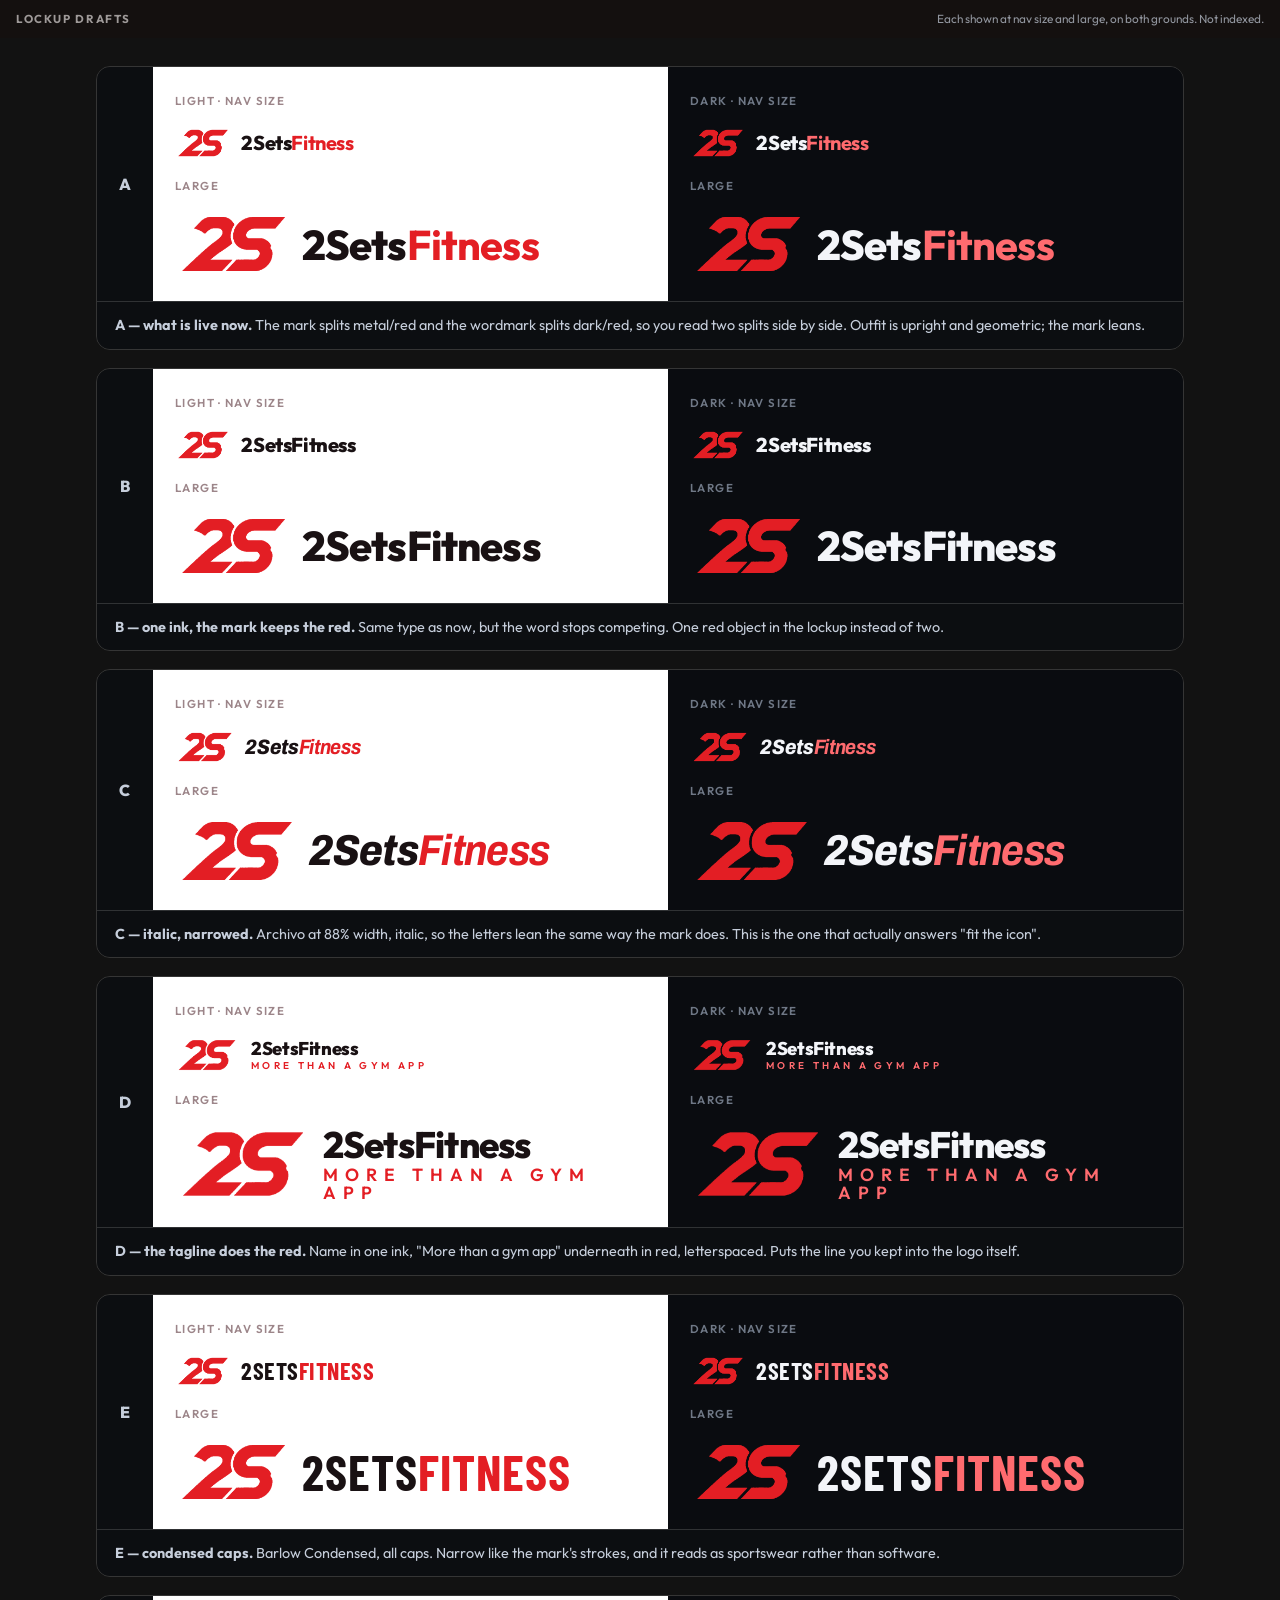
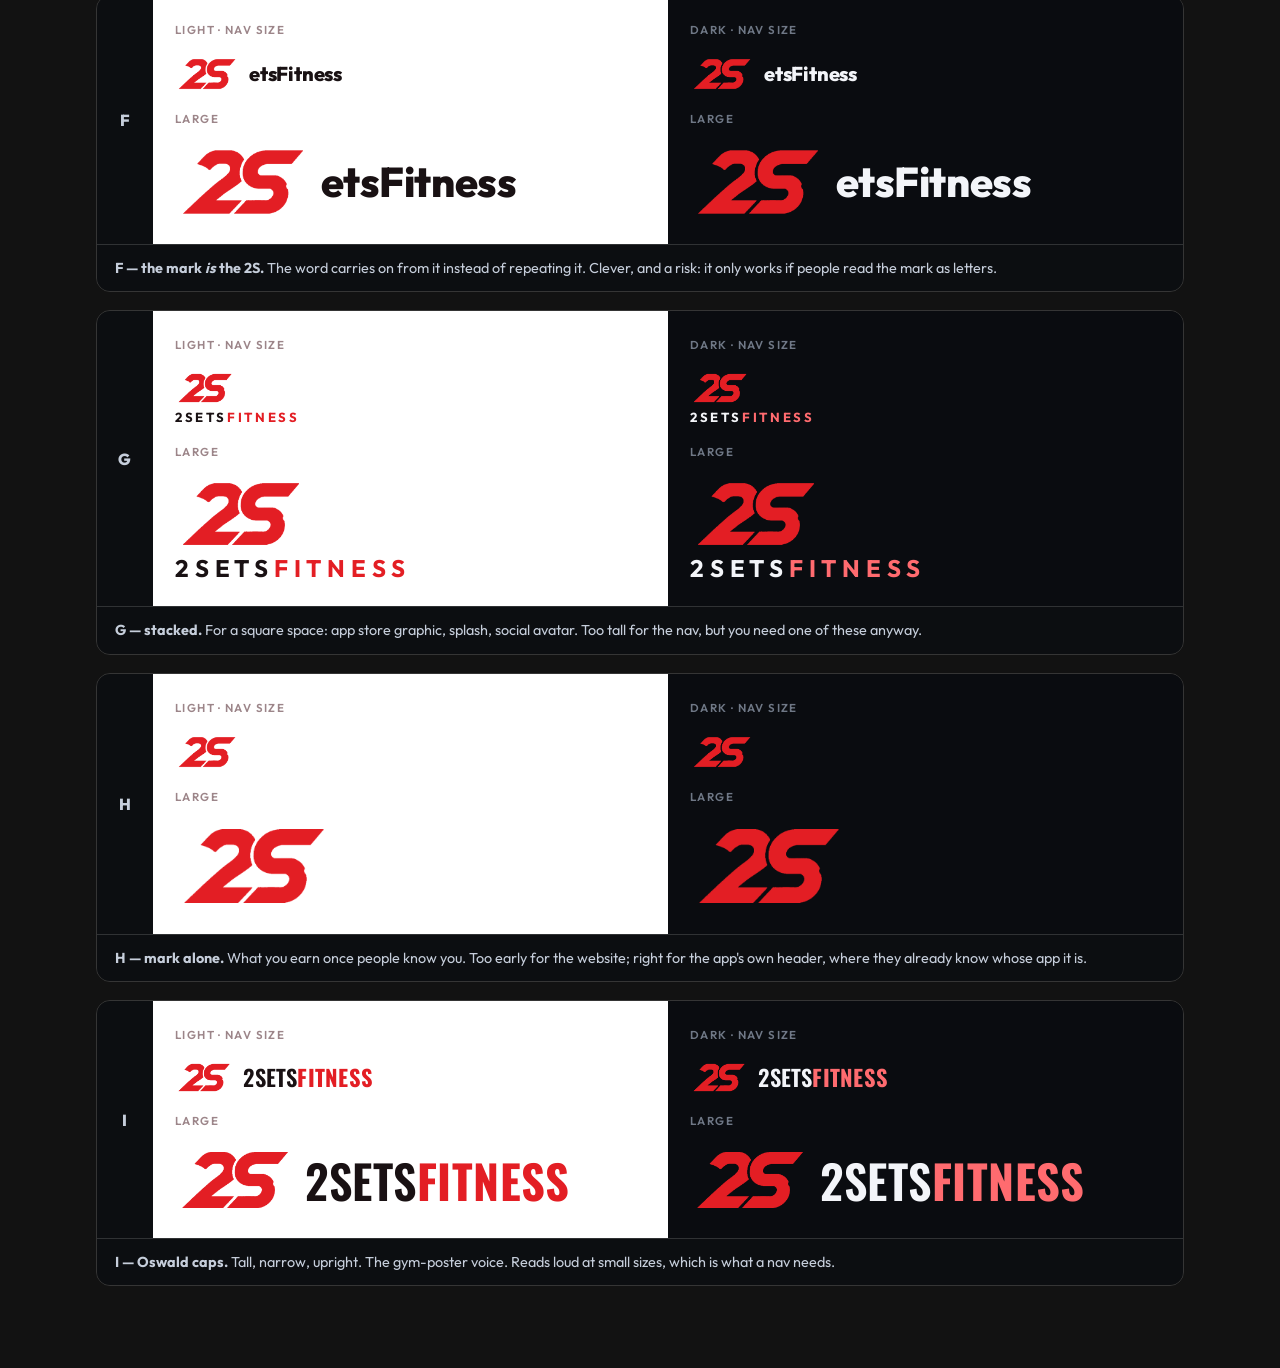
<file: logo-drafts.html>
<!doctype html>
<html lang="en" data-theme="light">
<head>
<meta charset="utf-8">
<meta name="viewport" content="width=device-width, initial-scale=1">
<title>2SetsFitness · Lockup drafts</title>
<meta name="robots" content="noindex, nofollow">
<link rel="icon" href="img/favicon.png">
<link rel="preconnect" href="https://fonts.googleapis.com">
<link rel="preconnect" href="https://fonts.gstatic.com" crossorigin>
<link href="https://fonts.googleapis.com/css2?family=Outfit:wght@400;500;600;700;800;900&family=Archivo:ital,wdth,wght@0,62..125,400..900;1,62..125,400..900&family=Barlow+Condensed:ital,wght@0,600;0,700;1,700&family=Saira+Condensed:wght@600;700;800&family=Oswald:wght@500;600;700&display=swap" rel="stylesheet">
<link rel="stylesheet" href="styles.redesign.css?v=28">
<style>
/* ---------------------------------------------------------------------
   Lockup drafts. Each one is shown twice: at the size it runs in the nav,
   and large enough to judge the letterforms. Both grounds, because the
   mark is drawn in white metal and behaves differently on each.

   The problem being solved: the mark leans forward and has speed streaks;
   the wordmark is upright and geometric. And both split dark/red, so they
   compete rather than read as one thing.
--------------------------------------------------------------------- */
.picker { position: sticky; top: 0; z-index: 60; background: #14100f; color: #f4efee;
  padding: 10px max(16px, env(safe-area-inset-left, 0px)); display: flex; gap: 8px;
  align-items: center; flex-wrap: wrap; font-family: Outfit, system-ui, sans-serif; }
.picker b { font-size: .72rem; letter-spacing: .14em; text-transform: uppercase; opacity: .62; }
.picker .note { font-size: .74rem; opacity: .7; margin-left: auto; }

.sheet { padding-block: 28px 64px; }
.row { display: grid; gap: 0; border: 1px solid var(--line); border-radius: 14px;
  overflow: hidden; margin-bottom: 18px; }
@media (min-width: 820px) { .row { grid-template-columns: 56px 1fr 1fr; } }
.row .id { background: var(--surface-2); display: flex; align-items: center; justify-content: center;
  font: 800 1rem Outfit, sans-serif; color: var(--dim); padding: 10px; letter-spacing: .04em; }
@media (max-width: 819px) { .row .id { justify-content: flex-start; padding-inline: 16px; } }
.pane { padding: 26px 22px; display: flex; flex-direction: column; gap: 20px; justify-content: center; }
.pane.on-light { background: #ffffff; }
.pane.on-dark  { background: #0a0c10; }
.pane .small { opacity: .999; }
.cap { font: 600 .72rem Outfit, sans-serif; letter-spacing: .12em; text-transform: uppercase; }
.on-light .cap { color: #9c8589; } .on-dark .cap { color: #6f7886; }
.row .why { grid-column: 1 / -1; padding: 12px 18px; background: var(--surface-2);
  font-size: .9rem; color: var(--dim); border-top: 1px solid var(--line); }

/* ── the lockups ─────────────────────────────────────────────── */
.lk { display: flex; align-items: center; gap: 10px; text-decoration: none; }
.lk img { display: block; width: auto; }
.on-light .lk .d { display: none; } .on-dark .lk .l { display: none; }
.lk .w { white-space: nowrap; }
.on-light .lk .w { color: #191113; } .on-dark .lk .w { color: #f3f5f9; }

/* A — what is live now */
.A .w { font: 800 1.25rem/1 Outfit, sans-serif; letter-spacing: -0.02em; }
.A .w b { color: #e31e24; } .on-dark .A .w b { color: #ff6b6f; }
.A img { height: 30px; }
.big .A .w { font-size: 2.6rem; } .big .A img { height: 62px; }

/* B — one ink, the mark keeps the red to itself */
.B .w { font: 800 1.25rem/1 Outfit, sans-serif; letter-spacing: -0.02em; }
.B .w b { color: inherit; font-weight: 800; }
.B img { height: 30px; }
.big .B .w { font-size: 2.6rem; } .big .B img { height: 62px; }

/* C — Archivo at a narrow width, italic, to pick up the mark's lean */
.C .w { font: italic 800 1.3rem/1 Archivo, sans-serif; font-stretch: 88%; letter-spacing: -0.015em; }
.C .w b { color: #e31e24; } .on-dark .C .w b { color: #ff6b6f; }
.C img { height: 32px; }
.big .C .w { font-size: 2.7rem; } .big .C img { height: 66px; }

/* D — two lines, the name over a spaced-out word */
.D { gap: 12px; } .D .stack { display: grid; gap: 2px; }
.D .one { font: 800 1.15rem/1 Outfit, sans-serif; letter-spacing: -0.02em; }
.on-light .D .one { color: #191113; } .on-dark .D .one { color: #f3f5f9; }
.D .two { font: 600 .62rem/1 Outfit, sans-serif; letter-spacing: .34em; text-transform: uppercase; color: #e31e24; }
.on-dark .D .two { color: #ff6b6f; }
.D img { height: 34px; }
.big .D .one { font-size: 2.3rem; } .big .D .two { font-size: 1.1rem; letter-spacing: .4em; } .big .D img { height: 72px; }

/* E — condensed caps, the whole thing one width */
.E .w { font: 700 1.5rem/1 "Barlow Condensed", sans-serif; letter-spacing: .02em; text-transform: uppercase; }
.E .w b { color: #e31e24; } .on-dark .E .w b { color: #ff6b6f; }
.E img { height: 30px; }
.big .E .w { font-size: 3.1rem; } .big .E img { height: 62px; }

/* F — the mark does the "2S", the word finishes it */
.F .w { font: 800 1.25rem/1 Outfit, sans-serif; letter-spacing: -0.01em; }
.F img { height: 34px; }
.big .F .w { font-size: 2.6rem; } .big .F img { height: 72px; }

/* G — stacked, for a square space */
.G { flex-direction: column; gap: 7px; align-items: flex-start; }
.G .w { font: 700 .82rem/1 Outfit, sans-serif; letter-spacing: .2em; text-transform: uppercase; }
.G .w b { color: #e31e24; } .on-dark .G .w b { color: #ff6b6f; }
.G img { height: 32px; }
.big .G .w { font-size: 1.5rem; letter-spacing: .24em; } .big .G img { height: 70px; }

/* H — the mark alone, given room */
.H img { height: 34px; } .big .H img { height: 84px; }

/* I — Oswald, upright and tall, a gym-poster voice */
.I .w { font: 600 1.4rem/1 Oswald, sans-serif; letter-spacing: .01em; text-transform: uppercase; }
.I .w b { color: #e31e24; } .on-dark .I .w b { color: #ff6b6f; }
.I img { height: 31px; }
.big .I .w { font-size: 2.9rem; } .big .I img { height: 64px; }
</style>
</head>
<body>

<div class="picker">
  <b>Lockup drafts</b>
  <span class="note">Each shown at nav size and large, on both grounds. Not indexed.</span>
</div>

<main class="sheet"><div class="wrap">

  <div class="row">
    <div class="id">A</div>
    <div class="pane on-light">
      <span class="cap">Light · nav size</span>
      <span class="lk A"><img class="l" src="img/logo-2s-light.png" alt=""><img class="d" src="img/logo-2s.png" alt=""><span class="w">2Sets<b>Fitness</b></span></span>
      <span class="cap">Large</span>
      <span class="lk A big" style="font-size:0"><img class="l" src="img/logo-2s-light.png" alt="" style="height:62px"><img class="d" src="img/logo-2s.png" alt="" style="height:62px"><span class="w" style="font-size:2.6rem">2Sets<b>Fitness</b></span></span>
    </div>
    <div class="pane on-dark">
      <span class="cap">Dark · nav size</span>
      <span class="lk A"><img class="l" src="img/logo-2s-light.png" alt=""><img class="d" src="img/logo-2s.png" alt=""><span class="w">2Sets<b>Fitness</b></span></span>
      <span class="cap">Large</span>
      <span class="lk A"><img class="l" src="img/logo-2s-light.png" alt="" style="height:62px"><img class="d" src="img/logo-2s.png" alt="" style="height:62px"><span class="w" style="font-size:2.6rem">2Sets<b>Fitness</b></span></span>
    </div>
    <p class="why"><b>A — what is live now.</b> The mark splits metal/red and the wordmark splits dark/red, so you read two splits side by side. Outfit is upright and geometric; the mark leans.</p>
  </div>

  <div class="row">
    <div class="id">B</div>
    <div class="pane on-light">
      <span class="cap">Light · nav size</span>
      <span class="lk B"><img class="l" src="img/logo-2s-light.png" alt=""><img class="d" src="img/logo-2s.png" alt=""><span class="w">2Sets<b>Fitness</b></span></span>
      <span class="cap">Large</span>
      <span class="lk B"><img class="l" src="img/logo-2s-light.png" alt="" style="height:62px"><img class="d" src="img/logo-2s.png" alt="" style="height:62px"><span class="w" style="font-size:2.6rem">2Sets<b>Fitness</b></span></span>
    </div>
    <div class="pane on-dark">
      <span class="cap">Dark · nav size</span>
      <span class="lk B"><img class="l" src="img/logo-2s-light.png" alt=""><img class="d" src="img/logo-2s.png" alt=""><span class="w">2Sets<b>Fitness</b></span></span>
      <span class="cap">Large</span>
      <span class="lk B"><img class="l" src="img/logo-2s-light.png" alt="" style="height:62px"><img class="d" src="img/logo-2s.png" alt="" style="height:62px"><span class="w" style="font-size:2.6rem">2Sets<b>Fitness</b></span></span>
    </div>
    <p class="why"><b>B — one ink, the mark keeps the red.</b> Same type as now, but the word stops competing. One red object in the lockup instead of two.</p>
  </div>

  <div class="row">
    <div class="id">C</div>
    <div class="pane on-light">
      <span class="cap">Light · nav size</span>
      <span class="lk C"><img class="l" src="img/logo-2s-light.png" alt=""><img class="d" src="img/logo-2s.png" alt=""><span class="w">2Sets<b>Fitness</b></span></span>
      <span class="cap">Large</span>
      <span class="lk C"><img class="l" src="img/logo-2s-light.png" alt="" style="height:66px"><img class="d" src="img/logo-2s.png" alt="" style="height:66px"><span class="w" style="font-size:2.7rem">2Sets<b>Fitness</b></span></span>
    </div>
    <div class="pane on-dark">
      <span class="cap">Dark · nav size</span>
      <span class="lk C"><img class="l" src="img/logo-2s-light.png" alt=""><img class="d" src="img/logo-2s.png" alt=""><span class="w">2Sets<b>Fitness</b></span></span>
      <span class="cap">Large</span>
      <span class="lk C"><img class="l" src="img/logo-2s-light.png" alt="" style="height:66px"><img class="d" src="img/logo-2s.png" alt="" style="height:66px"><span class="w" style="font-size:2.7rem">2Sets<b>Fitness</b></span></span>
    </div>
    <p class="why"><b>C — italic, narrowed.</b> Archivo at 88% width, italic, so the letters lean the same way the mark does. This is the one that actually answers "fit the icon".</p>
  </div>

  <div class="row">
    <div class="id">D</div>
    <div class="pane on-light">
      <span class="cap">Light · nav size</span>
      <span class="lk D"><img class="l" src="img/logo-2s-light.png" alt=""><img class="d" src="img/logo-2s.png" alt=""><span class="stack"><span class="one">2SetsFitness</span><span class="two">More than a gym app</span></span></span>
      <span class="cap">Large</span>
      <span class="lk D"><img class="l" src="img/logo-2s-light.png" alt="" style="height:72px"><img class="d" src="img/logo-2s.png" alt="" style="height:72px"><span class="stack"><span class="one" style="font-size:2.3rem">2SetsFitness</span><span class="two" style="font-size:1.1rem;letter-spacing:.4em">More than a gym app</span></span></span>
    </div>
    <div class="pane on-dark">
      <span class="cap">Dark · nav size</span>
      <span class="lk D"><img class="l" src="img/logo-2s-light.png" alt=""><img class="d" src="img/logo-2s.png" alt=""><span class="stack"><span class="one">2SetsFitness</span><span class="two">More than a gym app</span></span></span>
      <span class="cap">Large</span>
      <span class="lk D"><img class="l" src="img/logo-2s-light.png" alt="" style="height:72px"><img class="d" src="img/logo-2s.png" alt="" style="height:72px"><span class="stack"><span class="one" style="font-size:2.3rem">2SetsFitness</span><span class="two" style="font-size:1.1rem;letter-spacing:.4em">More than a gym app</span></span></span>
    </div>
    <p class="why"><b>D — the tagline does the red.</b> Name in one ink, "More than a gym app" underneath in red, letterspaced. Puts the line you kept into the logo itself.</p>
  </div>

  <div class="row">
    <div class="id">E</div>
    <div class="pane on-light">
      <span class="cap">Light · nav size</span>
      <span class="lk E"><img class="l" src="img/logo-2s-light.png" alt=""><img class="d" src="img/logo-2s.png" alt=""><span class="w">2Sets<b>Fitness</b></span></span>
      <span class="cap">Large</span>
      <span class="lk E"><img class="l" src="img/logo-2s-light.png" alt="" style="height:62px"><img class="d" src="img/logo-2s.png" alt="" style="height:62px"><span class="w" style="font-size:3.1rem">2Sets<b>Fitness</b></span></span>
    </div>
    <div class="pane on-dark">
      <span class="cap">Dark · nav size</span>
      <span class="lk E"><img class="l" src="img/logo-2s-light.png" alt=""><img class="d" src="img/logo-2s.png" alt=""><span class="w">2Sets<b>Fitness</b></span></span>
      <span class="cap">Large</span>
      <span class="lk E"><img class="l" src="img/logo-2s-light.png" alt="" style="height:62px"><img class="d" src="img/logo-2s.png" alt="" style="height:62px"><span class="w" style="font-size:3.1rem">2Sets<b>Fitness</b></span></span>
    </div>
    <p class="why"><b>E — condensed caps.</b> Barlow Condensed, all caps. Narrow like the mark's strokes, and it reads as sportswear rather than software.</p>
  </div>

  <div class="row">
    <div class="id">F</div>
    <div class="pane on-light">
      <span class="cap">Light · nav size</span>
      <span class="lk F"><img class="l" src="img/logo-2s-light.png" alt=""><img class="d" src="img/logo-2s.png" alt=""><span class="w">etsFitness</span></span>
      <span class="cap">Large</span>
      <span class="lk F"><img class="l" src="img/logo-2s-light.png" alt="" style="height:72px"><img class="d" src="img/logo-2s.png" alt="" style="height:72px"><span class="w" style="font-size:2.6rem">etsFitness</span></span>
    </div>
    <div class="pane on-dark">
      <span class="cap">Dark · nav size</span>
      <span class="lk F"><img class="l" src="img/logo-2s-light.png" alt=""><img class="d" src="img/logo-2s.png" alt=""><span class="w">etsFitness</span></span>
      <span class="cap">Large</span>
      <span class="lk F"><img class="l" src="img/logo-2s-light.png" alt="" style="height:72px"><img class="d" src="img/logo-2s.png" alt="" style="height:72px"><span class="w" style="font-size:2.6rem">etsFitness</span></span>
    </div>
    <p class="why"><b>F — the mark <em>is</em> the 2S.</b> The word carries on from it instead of repeating it. Clever, and a risk: it only works if people read the mark as letters.</p>
  </div>

  <div class="row">
    <div class="id">G</div>
    <div class="pane on-light">
      <span class="cap">Light · nav size</span>
      <span class="lk G"><img class="l" src="img/logo-2s-light.png" alt=""><img class="d" src="img/logo-2s.png" alt=""><span class="w">2Sets<b>Fitness</b></span></span>
      <span class="cap">Large</span>
      <span class="lk G"><img class="l" src="img/logo-2s-light.png" alt="" style="height:70px"><img class="d" src="img/logo-2s.png" alt="" style="height:70px"><span class="w" style="font-size:1.5rem;letter-spacing:.24em">2Sets<b>Fitness</b></span></span>
    </div>
    <div class="pane on-dark">
      <span class="cap">Dark · nav size</span>
      <span class="lk G"><img class="l" src="img/logo-2s-light.png" alt=""><img class="d" src="img/logo-2s.png" alt=""><span class="w">2Sets<b>Fitness</b></span></span>
      <span class="cap">Large</span>
      <span class="lk G"><img class="l" src="img/logo-2s-light.png" alt="" style="height:70px"><img class="d" src="img/logo-2s.png" alt="" style="height:70px"><span class="w" style="font-size:1.5rem;letter-spacing:.24em">2Sets<b>Fitness</b></span></span>
    </div>
    <p class="why"><b>G — stacked.</b> For a square space: app store graphic, splash, social avatar. Too tall for the nav, but you need one of these anyway.</p>
  </div>

  <div class="row">
    <div class="id">H</div>
    <div class="pane on-light">
      <span class="cap">Light · nav size</span>
      <span class="lk H"><img class="l" src="img/logo-2s-light.png" alt=""><img class="d" src="img/logo-2s.png" alt=""></span>
      <span class="cap">Large</span>
      <span class="lk H"><img class="l" src="img/logo-2s-light.png" alt="" style="height:84px"><img class="d" src="img/logo-2s.png" alt="" style="height:84px"></span>
    </div>
    <div class="pane on-dark">
      <span class="cap">Dark · nav size</span>
      <span class="lk H"><img class="l" src="img/logo-2s-light.png" alt=""><img class="d" src="img/logo-2s.png" alt=""></span>
      <span class="cap">Large</span>
      <span class="lk H"><img class="l" src="img/logo-2s-light.png" alt="" style="height:84px"><img class="d" src="img/logo-2s.png" alt="" style="height:84px"></span>
    </div>
    <p class="why"><b>H — mark alone.</b> What you earn once people know you. Too early for the website; right for the app's own header, where they already know whose app it is.</p>
  </div>

  <div class="row">
    <div class="id">I</div>
    <div class="pane on-light">
      <span class="cap">Light · nav size</span>
      <span class="lk I"><img class="l" src="img/logo-2s-light.png" alt=""><img class="d" src="img/logo-2s.png" alt=""><span class="w">2Sets<b>Fitness</b></span></span>
      <span class="cap">Large</span>
      <span class="lk I"><img class="l" src="img/logo-2s-light.png" alt="" style="height:64px"><img class="d" src="img/logo-2s.png" alt="" style="height:64px"><span class="w" style="font-size:2.9rem">2Sets<b>Fitness</b></span></span>
    </div>
    <div class="pane on-dark">
      <span class="cap">Dark · nav size</span>
      <span class="lk I"><img class="l" src="img/logo-2s-light.png" alt=""><img class="d" src="img/logo-2s.png" alt=""><span class="w">2Sets<b>Fitness</b></span></span>
      <span class="cap">Large</span>
      <span class="lk I"><img class="l" src="img/logo-2s-light.png" alt="" style="height:64px"><img class="d" src="img/logo-2s.png" alt="" style="height:64px"><span class="w" style="font-size:2.9rem">2Sets<b>Fitness</b></span></span>
    </div>
    <p class="why"><b>I — Oswald caps.</b> Tall, narrow, upright. The gym-poster voice. Reads loud at small sizes, which is what a nav needs.</p>
  </div>

</div></main>
</body>
</html>
</file>
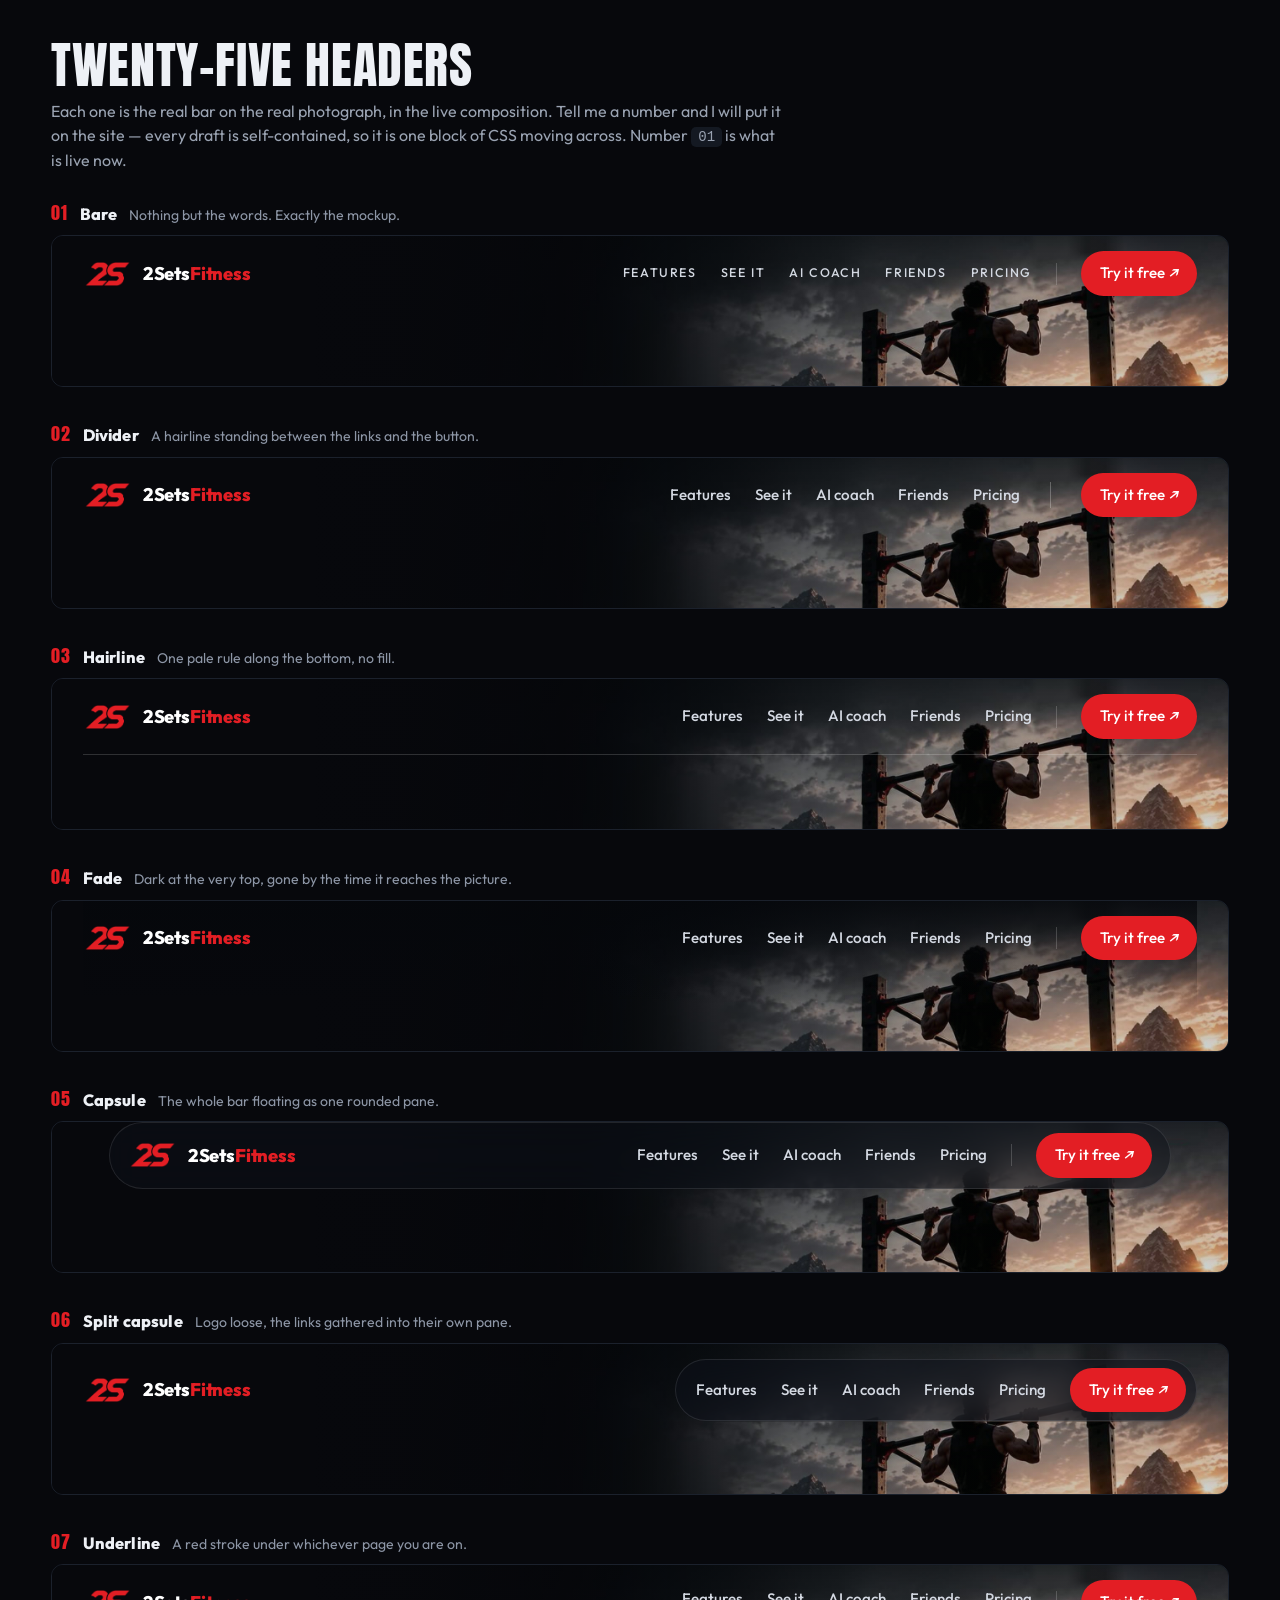
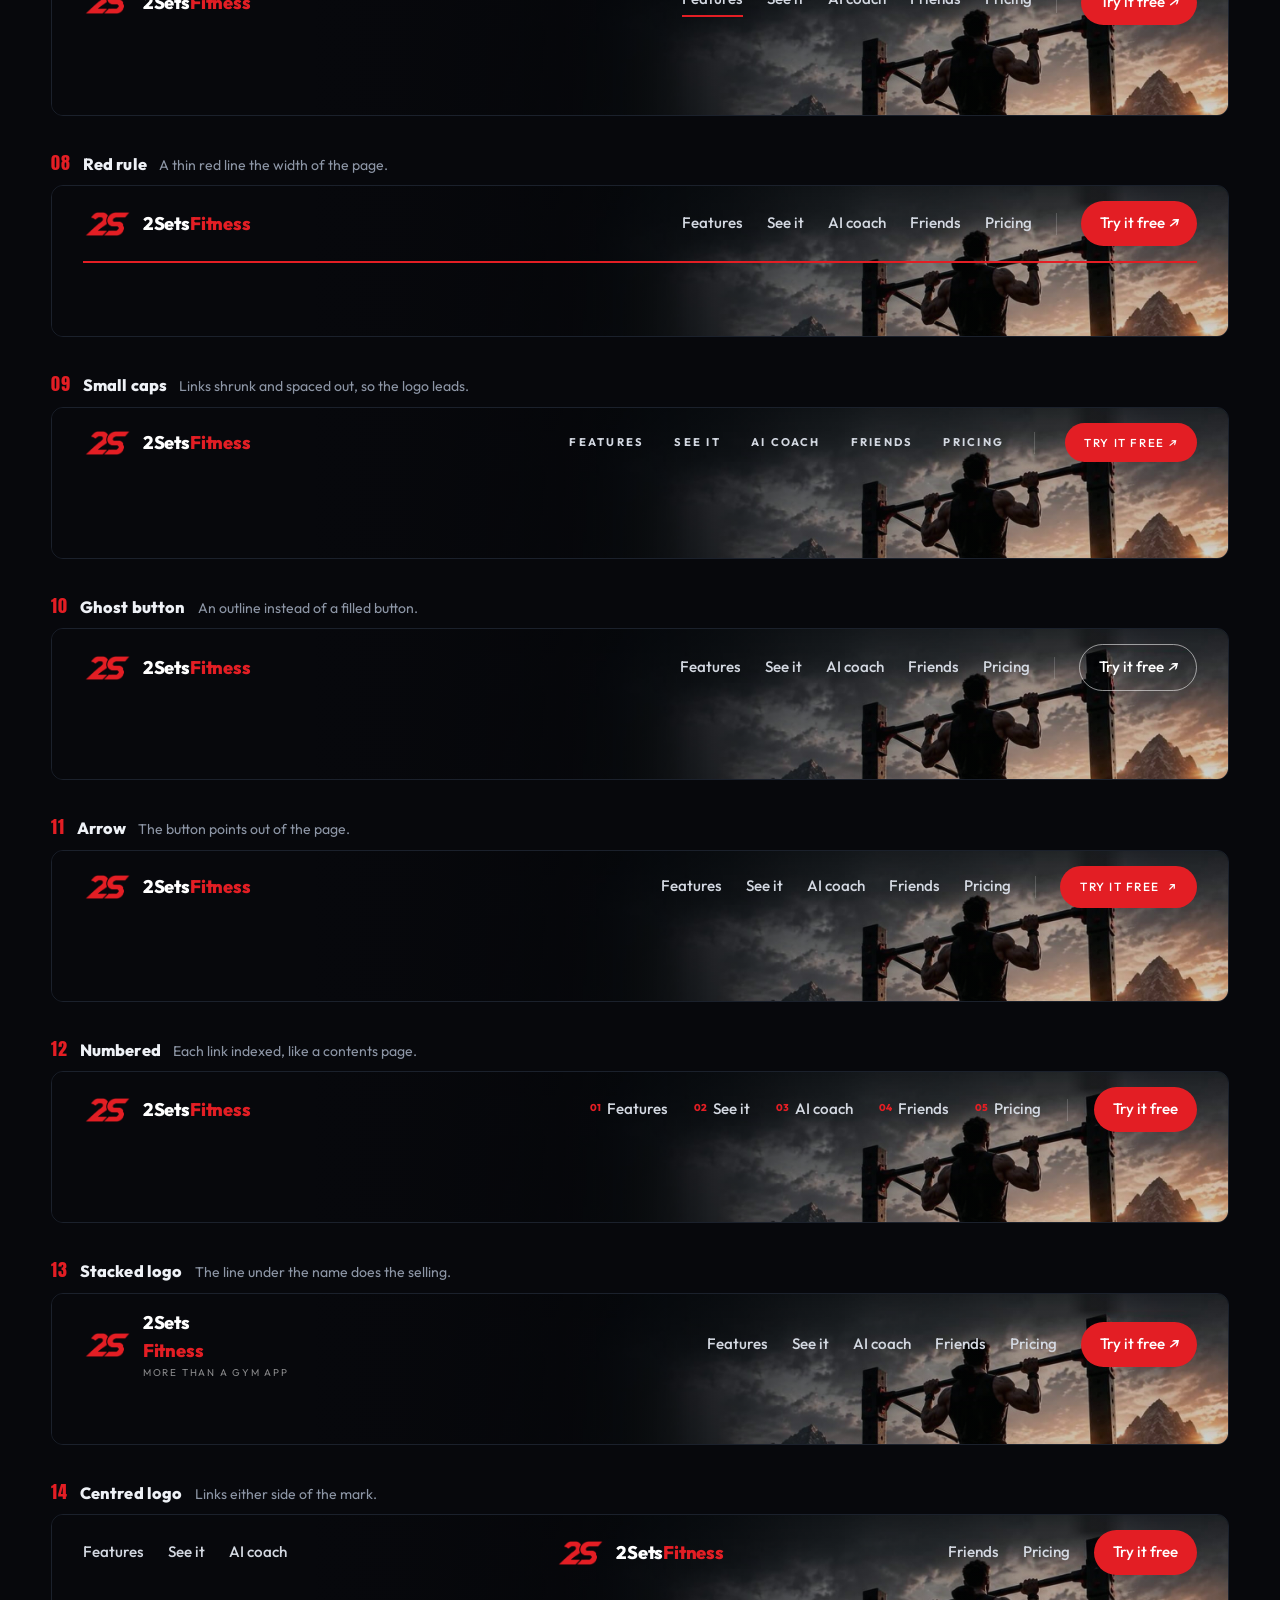
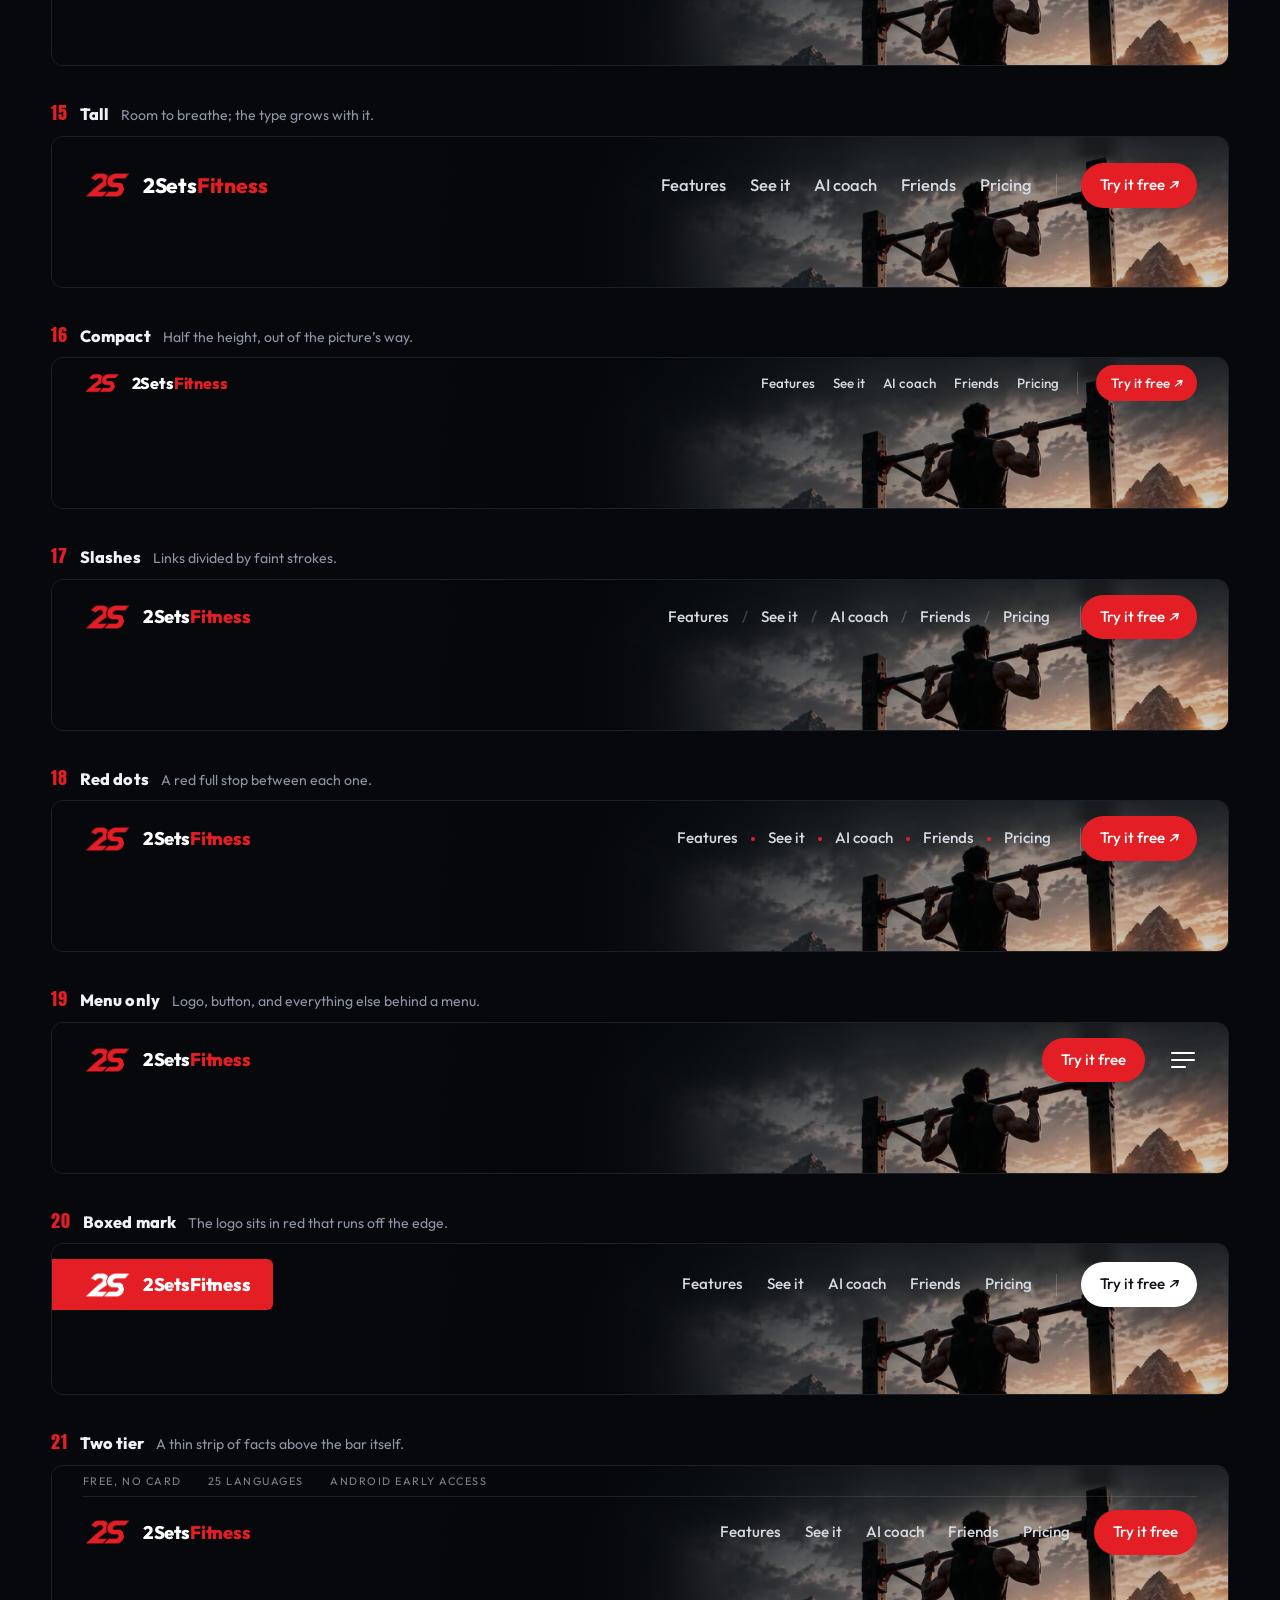
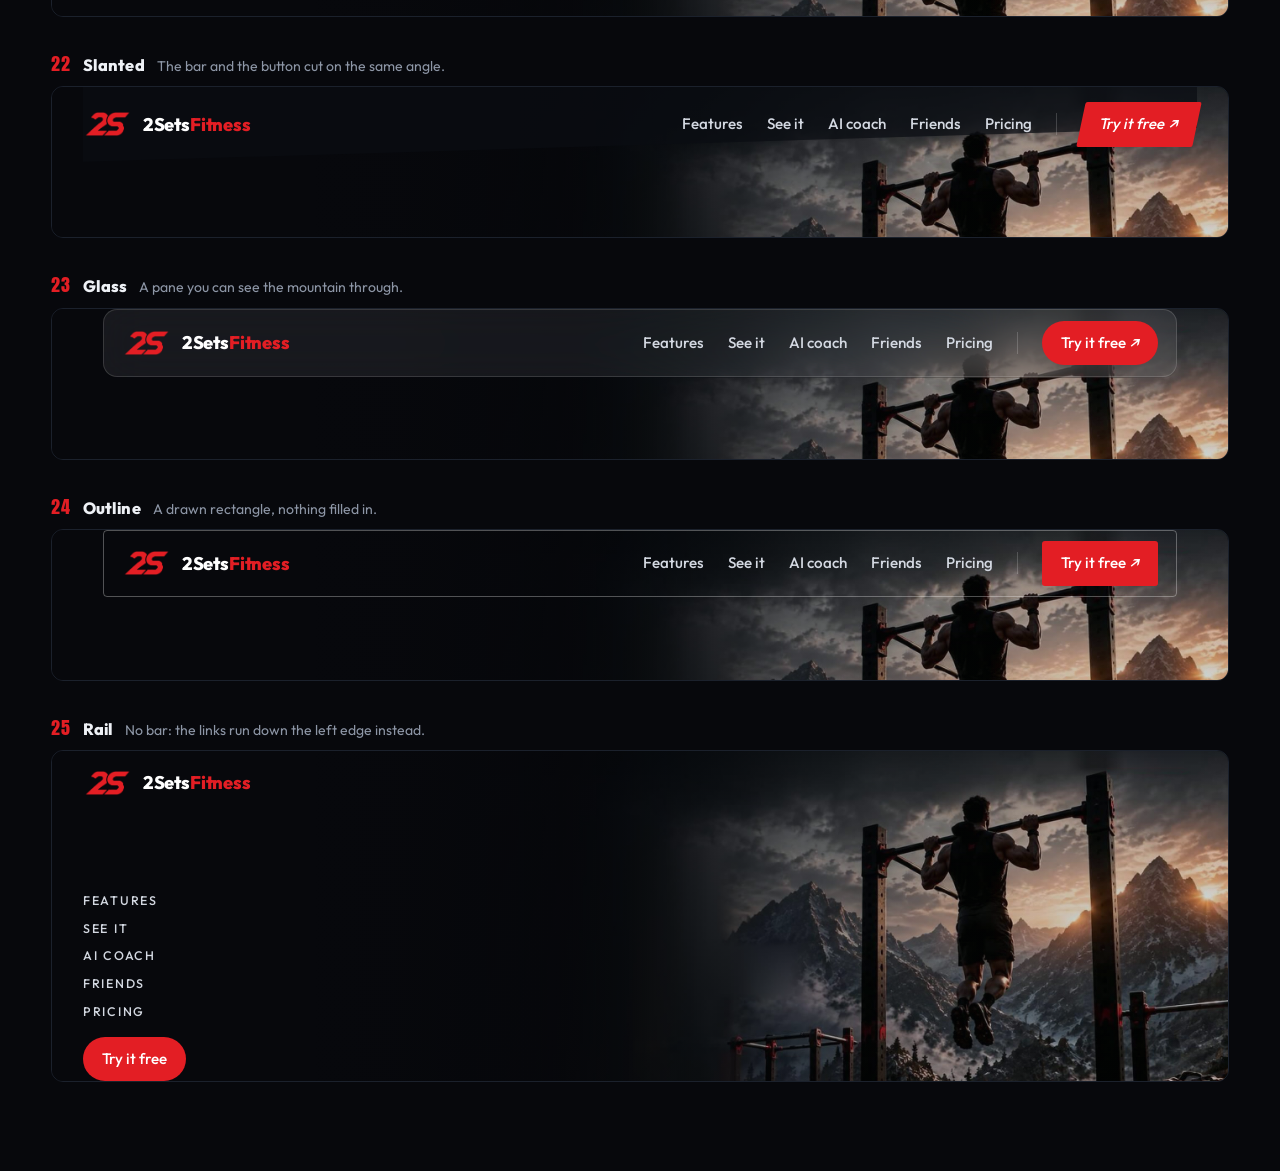
<file: nav-drafts.html>
<!doctype html>
<html lang="en">
<head>
<meta charset="utf-8">
<meta name="viewport" content="width=device-width, initial-scale=1">
<title>2SetsFitness &middot; Header drafts</title>
<meta name="robots" content="noindex, nofollow">
<link rel="icon" href="img/favicon.png">
<link rel="preconnect" href="https://fonts.googleapis.com">
<link rel="preconnect" href="https://fonts.gstatic.com" crossorigin>
<link href="https://fonts.googleapis.com/css2?family=Anton&family=Outfit:wght@400;500;600;700;800;900&display=swap" rel="stylesheet">
<style>
/* ---------------------------------------------------------------------
   Twenty-five headers, each sitting on the real photograph in the real
   composition -- the picture held to the right, black to its left -- so
   they are judged where they are going to live rather than on white.

   Self-contained on purpose: it borrows nothing from
   styles.redesign.css, so trying one of these out is copying its rule
   across, not untangling it from the live sheet.
--------------------------------------------------------------------- */
:root {
  --red: #E31E24;
  --ink: #EEF1F6;
  --dim: #D3D8E1;
  --page: #07080c;
  --font: "Outfit", system-ui, -apple-system, "Segoe UI", Roboto, sans-serif;
}
* { box-sizing: border-box; }
body { margin: 0; background: var(--page); color: var(--ink); font: 400 16px/1.5 var(--font); }

.head { padding: 42px max(20px, 4vw) 10px; max-width: 1360px; margin: 0 auto; }
.head h1 { font-family: "Anton", var(--font); font-weight: 400; text-transform: uppercase;
  letter-spacing: .012em; line-height: .94; font-size: clamp(2rem, 5vw, 3.1rem); margin: 0 0 10px; }
.head p { margin: 0; color: #9aa3b2; max-width: 46rem; }
.head code { background: #141922; padding: 2px 7px; border-radius: 5px; font-size: .88em; }

.list { max-width: 1360px; margin: 0 auto; padding: 18px max(20px, 4vw) 90px;
  display: flex; flex-direction: column; gap: 34px; }

.lab { display: flex; align-items: baseline; gap: 12px; flex-wrap: wrap; margin: 0 0 9px; }
.lab b { font-family: "Anton", var(--font); font-weight: 400; font-size: 1.1rem;
  color: var(--red); letter-spacing: .04em; }
.lab h2 { margin: 0; font-size: 1.02rem; font-weight: 800; letter-spacing: .01em; }
.lab p { margin: 0; color: #8d96a6; font-size: .88rem; }

/* the shot: the live composition, shrunk to a strip */
.shot { position: relative; border-radius: 12px; overflow: hidden;
  border: 1px solid #1b212c; background: var(--page); }
.shot::after { content: ""; position: absolute; inset: 0; pointer-events: none; z-index: 1; }
/* the picture is its own element, held to the right at its own proportions
   and faded out along its left edge -- the same construction the live page
   uses, so these strips are not a flattering fake */
.shot .pic {
  position: absolute; top: -30px; right: -10px; height: 520px; width: auto;
  display: block; pointer-events: none;
  -webkit-mask-image: linear-gradient(90deg, rgba(0,0,0,0) 0%, rgba(0,0,0,.4) 14%, #000 42%);
  mask-image: linear-gradient(90deg, rgba(0,0,0,0) 0%, rgba(0,0,0,.4) 14%, #000 42%);
}
.shot::after {
  background: linear-gradient(96deg, rgba(7,8,12,.94) 0%, rgba(7,8,12,.9) 30%,
    rgba(7,8,12,.62) 46%, rgba(7,8,12,.34) 62%, rgba(7,8,12,.2) 82%, rgba(7,8,12,.18) 100%);
}
.shotin { position: relative; z-index: 2; height: 150px; padding: 0 max(18px, 2.4vw); }

/* the header itself, the same pieces in every draft */
.bar { position: relative; display: flex; align-items: center; justify-content: space-between;
  gap: 18px; padding-block: 15px; }
.brand { display: inline-flex; align-items: center; gap: 11px; text-decoration: none; color: #fff; }
.brand img { height: 26px; width: auto; display: block; }
.word { font-weight: 800; font-size: 1.14rem; letter-spacing: -.01em; }
.word b { color: var(--red); font-weight: 800; }
.links { display: flex; align-items: center; gap: 24px; }
.links a { text-decoration: none; color: var(--dim); font-weight: 500; font-size: .95rem;
  white-space: nowrap; }
.links a:hover { color: #fff; }
.sep { width: 1px; height: 22px; background: rgba(255,255,255,.18); }
.cta { background: var(--red); color: #fff !important; font-weight: 700;
  padding: 11px 19px; border-radius: 999px; }
.cta:hover { filter: brightness(1.08); }

/* ---- the twenty-five ---- */
.v1 .bar { background: none; }
.v1 .links a:not(.cta) { text-transform: uppercase; font-size: .78rem; letter-spacing: .13em; }
.v2 .sep { width: 1px; height: 26px; background: rgba(255,255,255,.26); margin: 0 6px; }
.v3 .bar { border-bottom: 1px solid rgba(255,255,255,.16); }
.v4 .bar::before { content:""; position:absolute; inset:-14px 0 -30px; z-index:-1;
  background: linear-gradient(180deg, rgba(5,7,11,.88), rgba(5,7,11,0)); }
.v5 .bar { margin: 0 26px; padding: 10px 18px; border-radius: 999px;
  background: rgba(14,18,26,.52); border: 1px solid rgba(255,255,255,.1);
  -webkit-backdrop-filter: blur(16px); backdrop-filter: blur(16px); }
.v6 .links { padding: 8px 10px 8px 20px; border-radius: 999px;
  background: rgba(14,18,26,.55); border: 1px solid rgba(255,255,255,.1);
  -webkit-backdrop-filter: blur(16px); backdrop-filter: blur(16px); }
.v6 .sep { display: none; }
.v7 .links a:not(.cta) { position: relative; padding-bottom: 6px; }
.v7 .links a:not(.cta)::after { content:""; position:absolute; left:0; right:0; bottom:0;
  height:2px; background: var(--red); transform: scaleX(0); transition: transform .2s; }
.v7 .links a:nth-child(1)::after, .v7 .links a:hover::after { transform: scaleX(1); }
.v8 .bar { border-bottom: 2px solid var(--red); }
.v9 .links a:not(.cta) { text-transform: uppercase; font-size: .7rem; letter-spacing: .2em; font-weight: 700; }
.v9 .links { gap: 30px; }
.v9 .cta { font-size: .72rem; letter-spacing: .14em; text-transform: uppercase; }
.v10 .cta { background: none; border: 1.5px solid rgba(255,255,255,.55); color: #fff; }
.v10 .cta:hover { background: var(--red); border-color: var(--red); }
.v11 .cta { text-transform: uppercase; letter-spacing: .13em; font-size: .74rem; padding: 12px 20px; }
.v11 .cta em { font-style: normal; margin-left: 4px; }
.v12 .links a i { font-style: normal; font-size: .62rem; color: var(--red);
  margin-right: 6px; vertical-align: 3px; font-weight: 800; }
.v12 .links { gap: 26px; }
.v13 .stackb span { display: flex; flex-direction: column; align-items: flex-start; gap: 1px; }
.v13 .stackb em { font-style: normal; font-size: .62rem; letter-spacing: .18em;
  text-transform: uppercase; color: rgba(255,255,255,.52); }
.v14 .bar { justify-content: space-between; }
.v14 .lft, .v14 .rgt { flex: 1 1 0; }
.v14 .rgt { justify-content: flex-end; }
.v14 .brand { flex: 0 0 auto; }
.v15 .bar { padding-block: 26px; }
.v15 .links a:not(.cta) { font-size: 1.04rem; }
.v15 .word { font-size: 1.3rem; }
.v16 .bar { padding-block: 7px; }
.v16 .links a:not(.cta) { font-size: .84rem; }
.v16 .links { gap: 18px; }
.v16 .cta { padding: 8px 15px; font-size: .84rem; }
.v16 .brand img { height: 20px; }
.v16 .word { font-size: 1rem; }
.v17 .links { gap: 0; }
.v17 .links a:not(.cta) { padding: 0 16px; position: relative; }
.v17 .links a:not(.cta) + a:not(.cta)::before { content:"/"; position:absolute; left:-3px;
  color: rgba(255,255,255,.2); }
.v17 .sep { margin-left: 14px; }
.v18 .links { gap: 0; }
.v18 .links a:not(.cta) { padding: 0 15px; position: relative; }
.v18 .links a:not(.cta) + a:not(.cta)::before { content:""; position:absolute; left:-2px; top:50%;
  width:4px; height:4px; border-radius:50%; background: var(--red); transform: translateY(-50%); }
.v18 .sep { margin-left: 14px; }
.v19 .burger { background:none; border:0; cursor:pointer; display:flex; flex-direction:column;
  gap:5px; padding:8px 2px; }
.v19 .burger i { display:block; width:24px; height:2px; background:#fff; border-radius:2px; }
.v19 .burger i:last-child { width: 15px; }
.v20 .brand { background: var(--red); margin-left: -40px; padding: 12px 22px 12px 40px;
  border-radius: 0 6px 6px 0; }
.v20 .brand .word b { color: #fff; }
.v20 .brand img { filter: brightness(0) invert(1); }
.v20 .cta { background: #fff; color: #11141b !important; }
.v21 .tier { display:flex; gap:26px; padding: 7px 0; font-size:.68rem; letter-spacing:.14em;
  text-transform:uppercase; color: rgba(255,255,255,.5); border-bottom: 1px solid rgba(255,255,255,.1); }
.v21 .bar { padding-block: 13px; }
.v22 .bar::before { content:""; position:absolute; inset:-14px 0 0; z-index:-1;
  background: rgba(10,13,19,.72); clip-path: polygon(0 0, 100% 0, 100% 62%, 0 100%); }
.v22 .cta { border-radius: 2px; transform: skewX(-12deg); }
.v22 .cta span, .v22 .cta em { display: inline-block; transform: skewX(12deg); }
.v23 .bar { background: rgba(255,255,255,.07); border: 1px solid rgba(255,255,255,.14);
  -webkit-backdrop-filter: blur(22px) saturate(1.3); backdrop-filter: blur(22px) saturate(1.3);
  border-radius: 14px; margin: 0 20px; padding: 11px 18px; }
.v24 .bar { border: 1px solid rgba(255,255,255,.3); border-radius: 4px;
  margin: 0 20px; padding: 10px 18px; }
.v24 .cta { border-radius: 3px; }
.v25 { --rail: 1; }
.v25 .bar { flex-direction: column; align-items: flex-start; gap: 16px; padding: 18px 0 0; height: 100%; }
.v25 .links { flex-direction: column; align-items: flex-start; gap: 9px; }
.v25 .links a:not(.cta) { font-size: .78rem; text-transform: uppercase; letter-spacing: .14em; }
.v25 .cta { margin-top: 6px; }
.v25 .shotin { height: 330px; }

@media (max-width: 1080px) {
  .links a:not(.cta) { display: none; }
  .sep { display: none; }
  .v25 .links a:not(.cta) { display: inline; }
}
</style>
</head>
<body>

<div class="head">
  <h1>Twenty-five headers</h1>
  <p>Each one is the real bar on the real photograph, in the live composition. Tell me a
  number and I will put it on the site &mdash; every draft is self-contained, so it is one
  block of CSS moving across. Number <code>01</code> is what is live now.</p>
</div>

<div class="list">
<section class="d v1">
  <header class="lab"><b>01</b><h2>Bare</h2><p>Nothing but the words. Exactly the mockup.</p></header>
  <div class="shot"><img class="pic" src="img/bg/summit-rig.jpg" alt="" width="1600" height="1540"><div class="shotin"><div class="bar"><a class="brand" href="#"><img src="img/logo-2s.png" alt="" width="433" height="230"><span class="word">2Sets<b>Fitness</b></span></a><nav class="links"><a href="#">Features</a><a href="#">See it</a><a href="#">AI coach</a><a href="#">Friends</a><a href="#">Pricing</a><span class="sep"></span><a class="cta" href="#">Try it free <em>&#8599;</em></a></nav></div></div></div>
</section>

<section class="d v2">
  <header class="lab"><b>02</b><h2>Divider</h2><p>A hairline standing between the links and the button.</p></header>
  <div class="shot"><img class="pic" src="img/bg/summit-rig.jpg" alt="" width="1600" height="1540"><div class="shotin"><div class="bar"><a class="brand" href="#"><img src="img/logo-2s.png" alt="" width="433" height="230"><span class="word">2Sets<b>Fitness</b></span></a><nav class="links"><a href="#">Features</a><a href="#">See it</a><a href="#">AI coach</a><a href="#">Friends</a><a href="#">Pricing</a><span class="sep"></span><a class="cta" href="#">Try it free <em>&#8599;</em></a></nav></div></div></div>
</section>

<section class="d v3">
  <header class="lab"><b>03</b><h2>Hairline</h2><p>One pale rule along the bottom, no fill.</p></header>
  <div class="shot"><img class="pic" src="img/bg/summit-rig.jpg" alt="" width="1600" height="1540"><div class="shotin"><div class="bar"><a class="brand" href="#"><img src="img/logo-2s.png" alt="" width="433" height="230"><span class="word">2Sets<b>Fitness</b></span></a><nav class="links"><a href="#">Features</a><a href="#">See it</a><a href="#">AI coach</a><a href="#">Friends</a><a href="#">Pricing</a><span class="sep"></span><a class="cta" href="#">Try it free <em>&#8599;</em></a></nav></div></div></div>
</section>

<section class="d v4">
  <header class="lab"><b>04</b><h2>Fade</h2><p>Dark at the very top, gone by the time it reaches the picture.</p></header>
  <div class="shot"><img class="pic" src="img/bg/summit-rig.jpg" alt="" width="1600" height="1540"><div class="shotin"><div class="bar"><a class="brand" href="#"><img src="img/logo-2s.png" alt="" width="433" height="230"><span class="word">2Sets<b>Fitness</b></span></a><nav class="links"><a href="#">Features</a><a href="#">See it</a><a href="#">AI coach</a><a href="#">Friends</a><a href="#">Pricing</a><span class="sep"></span><a class="cta" href="#">Try it free <em>&#8599;</em></a></nav></div></div></div>
</section>

<section class="d v5">
  <header class="lab"><b>05</b><h2>Capsule</h2><p>The whole bar floating as one rounded pane.</p></header>
  <div class="shot"><img class="pic" src="img/bg/summit-rig.jpg" alt="" width="1600" height="1540"><div class="shotin"><div class="bar"><a class="brand" href="#"><img src="img/logo-2s.png" alt="" width="433" height="230"><span class="word">2Sets<b>Fitness</b></span></a><nav class="links"><a href="#">Features</a><a href="#">See it</a><a href="#">AI coach</a><a href="#">Friends</a><a href="#">Pricing</a><span class="sep"></span><a class="cta" href="#">Try it free <em>&#8599;</em></a></nav></div></div></div>
</section>

<section class="d v6">
  <header class="lab"><b>06</b><h2>Split capsule</h2><p>Logo loose, the links gathered into their own pane.</p></header>
  <div class="shot"><img class="pic" src="img/bg/summit-rig.jpg" alt="" width="1600" height="1540"><div class="shotin"><div class="bar"><a class="brand" href="#"><img src="img/logo-2s.png" alt="" width="433" height="230"><span class="word">2Sets<b>Fitness</b></span></a><nav class="links"><a href="#">Features</a><a href="#">See it</a><a href="#">AI coach</a><a href="#">Friends</a><a href="#">Pricing</a><span class="sep"></span><a class="cta" href="#">Try it free <em>&#8599;</em></a></nav></div></div></div>
</section>

<section class="d v7">
  <header class="lab"><b>07</b><h2>Underline</h2><p>A red stroke under whichever page you are on.</p></header>
  <div class="shot"><img class="pic" src="img/bg/summit-rig.jpg" alt="" width="1600" height="1540"><div class="shotin"><div class="bar"><a class="brand" href="#"><img src="img/logo-2s.png" alt="" width="433" height="230"><span class="word">2Sets<b>Fitness</b></span></a><nav class="links"><a href="#">Features</a><a href="#">See it</a><a href="#">AI coach</a><a href="#">Friends</a><a href="#">Pricing</a><span class="sep"></span><a class="cta" href="#">Try it free <em>&#8599;</em></a></nav></div></div></div>
</section>

<section class="d v8">
  <header class="lab"><b>08</b><h2>Red rule</h2><p>A thin red line the width of the page.</p></header>
  <div class="shot"><img class="pic" src="img/bg/summit-rig.jpg" alt="" width="1600" height="1540"><div class="shotin"><div class="bar"><a class="brand" href="#"><img src="img/logo-2s.png" alt="" width="433" height="230"><span class="word">2Sets<b>Fitness</b></span></a><nav class="links"><a href="#">Features</a><a href="#">See it</a><a href="#">AI coach</a><a href="#">Friends</a><a href="#">Pricing</a><span class="sep"></span><a class="cta" href="#">Try it free <em>&#8599;</em></a></nav></div></div></div>
</section>

<section class="d v9">
  <header class="lab"><b>09</b><h2>Small caps</h2><p>Links shrunk and spaced out, so the logo leads.</p></header>
  <div class="shot"><img class="pic" src="img/bg/summit-rig.jpg" alt="" width="1600" height="1540"><div class="shotin"><div class="bar"><a class="brand" href="#"><img src="img/logo-2s.png" alt="" width="433" height="230"><span class="word">2Sets<b>Fitness</b></span></a><nav class="links"><a href="#">Features</a><a href="#">See it</a><a href="#">AI coach</a><a href="#">Friends</a><a href="#">Pricing</a><span class="sep"></span><a class="cta" href="#">Try it free <em>&#8599;</em></a></nav></div></div></div>
</section>

<section class="d v10">
  <header class="lab"><b>10</b><h2>Ghost button</h2><p>An outline instead of a filled button.</p></header>
  <div class="shot"><img class="pic" src="img/bg/summit-rig.jpg" alt="" width="1600" height="1540"><div class="shotin"><div class="bar"><a class="brand" href="#"><img src="img/logo-2s.png" alt="" width="433" height="230"><span class="word">2Sets<b>Fitness</b></span></a><nav class="links"><a href="#">Features</a><a href="#">See it</a><a href="#">AI coach</a><a href="#">Friends</a><a href="#">Pricing</a><span class="sep"></span><a class="cta" href="#">Try it free <em>&#8599;</em></a></nav></div></div></div>
</section>

<section class="d v11">
  <header class="lab"><b>11</b><h2>Arrow</h2><p>The button points out of the page.</p></header>
  <div class="shot"><img class="pic" src="img/bg/summit-rig.jpg" alt="" width="1600" height="1540"><div class="shotin"><div class="bar"><a class="brand" href="#"><img src="img/logo-2s.png" alt="" width="433" height="230"><span class="word">2Sets<b>Fitness</b></span></a><nav class="links"><a href="#">Features</a><a href="#">See it</a><a href="#">AI coach</a><a href="#">Friends</a><a href="#">Pricing</a><span class="sep"></span><a class="cta" href="#">Try it free <em>&#8599;</em></a></nav></div></div></div>
</section>

<section class="d v12">
  <header class="lab"><b>12</b><h2>Numbered</h2><p>Each link indexed, like a contents page.</p></header>
  <div class="shot"><img class="pic" src="img/bg/summit-rig.jpg" alt="" width="1600" height="1540"><div class="shotin"><div class="bar"><a class="brand" href="#"><img src="img/logo-2s.png" alt="" width="433" height="230"><span class="word">2Sets<b>Fitness</b></span></a><nav class="links"><a href="#"><i>01</i>Features</a><a href="#"><i>02</i>See it</a><a href="#"><i>03</i>AI coach</a><a href="#"><i>04</i>Friends</a><a href="#"><i>05</i>Pricing</a><span class="sep"></span><a class="cta" href="#">Try it free</a></nav></div></div></div>
</section>

<section class="d v13">
  <header class="lab"><b>13</b><h2>Stacked logo</h2><p>The line under the name does the selling.</p></header>
  <div class="shot"><img class="pic" src="img/bg/summit-rig.jpg" alt="" width="1600" height="1540"><div class="shotin"><div class="bar"><a class="brand stackb" href="#"><img src="img/logo-2s.png" alt="" width="433" height="230"><span><span class="word">2Sets<b>Fitness</b></span><em>More than a gym app</em></span></a><nav class="links"><a href="#">Features</a><a href="#">See it</a><a href="#">AI coach</a><a href="#">Friends</a><a href="#">Pricing</a><a class="cta" href="#">Try it free <em>&#8599;</em></a></nav></div></div></div>
</section>

<section class="d v14">
  <header class="lab"><b>14</b><h2>Centred logo</h2><p>Links either side of the mark.</p></header>
  <div class="shot"><img class="pic" src="img/bg/summit-rig.jpg" alt="" width="1600" height="1540"><div class="shotin"><div class="bar"><nav class="links lft"><a href="#">Features</a><a href="#">See it</a><a href="#">AI coach</a></nav><a class="brand" href="#"><img src="img/logo-2s.png" alt="" width="433" height="230"><span class="word">2Sets<b>Fitness</b></span></a><nav class="links rgt"><a href="#">Friends</a><a href="#">Pricing</a><a class="cta" href="#">Try it free</a></nav></div></div></div>
</section>

<section class="d v15">
  <header class="lab"><b>15</b><h2>Tall</h2><p>Room to breathe; the type grows with it.</p></header>
  <div class="shot"><img class="pic" src="img/bg/summit-rig.jpg" alt="" width="1600" height="1540"><div class="shotin"><div class="bar"><a class="brand" href="#"><img src="img/logo-2s.png" alt="" width="433" height="230"><span class="word">2Sets<b>Fitness</b></span></a><nav class="links"><a href="#">Features</a><a href="#">See it</a><a href="#">AI coach</a><a href="#">Friends</a><a href="#">Pricing</a><span class="sep"></span><a class="cta" href="#">Try it free <em>&#8599;</em></a></nav></div></div></div>
</section>

<section class="d v16">
  <header class="lab"><b>16</b><h2>Compact</h2><p>Half the height, out of the picture’s way.</p></header>
  <div class="shot"><img class="pic" src="img/bg/summit-rig.jpg" alt="" width="1600" height="1540"><div class="shotin"><div class="bar"><a class="brand" href="#"><img src="img/logo-2s.png" alt="" width="433" height="230"><span class="word">2Sets<b>Fitness</b></span></a><nav class="links"><a href="#">Features</a><a href="#">See it</a><a href="#">AI coach</a><a href="#">Friends</a><a href="#">Pricing</a><span class="sep"></span><a class="cta" href="#">Try it free <em>&#8599;</em></a></nav></div></div></div>
</section>

<section class="d v17">
  <header class="lab"><b>17</b><h2>Slashes</h2><p>Links divided by faint strokes.</p></header>
  <div class="shot"><img class="pic" src="img/bg/summit-rig.jpg" alt="" width="1600" height="1540"><div class="shotin"><div class="bar"><a class="brand" href="#"><img src="img/logo-2s.png" alt="" width="433" height="230"><span class="word">2Sets<b>Fitness</b></span></a><nav class="links"><a href="#">Features</a><a href="#">See it</a><a href="#">AI coach</a><a href="#">Friends</a><a href="#">Pricing</a><span class="sep"></span><a class="cta" href="#">Try it free <em>&#8599;</em></a></nav></div></div></div>
</section>

<section class="d v18">
  <header class="lab"><b>18</b><h2>Red dots</h2><p>A red full stop between each one.</p></header>
  <div class="shot"><img class="pic" src="img/bg/summit-rig.jpg" alt="" width="1600" height="1540"><div class="shotin"><div class="bar"><a class="brand" href="#"><img src="img/logo-2s.png" alt="" width="433" height="230"><span class="word">2Sets<b>Fitness</b></span></a><nav class="links"><a href="#">Features</a><a href="#">See it</a><a href="#">AI coach</a><a href="#">Friends</a><a href="#">Pricing</a><span class="sep"></span><a class="cta" href="#">Try it free <em>&#8599;</em></a></nav></div></div></div>
</section>

<section class="d v19">
  <header class="lab"><b>19</b><h2>Menu only</h2><p>Logo, button, and everything else behind a menu.</p></header>
  <div class="shot"><img class="pic" src="img/bg/summit-rig.jpg" alt="" width="1600" height="1540"><div class="shotin"><div class="bar"><a class="brand" href="#"><img src="img/logo-2s.png" alt="" width="433" height="230"><span class="word">2Sets<b>Fitness</b></span></a><nav class="links"><a class="cta" href="#">Try it free</a><button class="burger" type="button" aria-label="Menu"><i></i><i></i><i></i></button></nav></div></div></div>
</section>

<section class="d v20">
  <header class="lab"><b>20</b><h2>Boxed mark</h2><p>The logo sits in red that runs off the edge.</p></header>
  <div class="shot"><img class="pic" src="img/bg/summit-rig.jpg" alt="" width="1600" height="1540"><div class="shotin"><div class="bar"><a class="brand" href="#"><img src="img/logo-2s.png" alt="" width="433" height="230"><span class="word">2Sets<b>Fitness</b></span></a><nav class="links"><a href="#">Features</a><a href="#">See it</a><a href="#">AI coach</a><a href="#">Friends</a><a href="#">Pricing</a><span class="sep"></span><a class="cta" href="#">Try it free <em>&#8599;</em></a></nav></div></div></div>
</section>

<section class="d v21">
  <header class="lab"><b>21</b><h2>Two tier</h2><p>A thin strip of facts above the bar itself.</p></header>
  <div class="shot"><img class="pic" src="img/bg/summit-rig.jpg" alt="" width="1600" height="1540"><div class="shotin"><div class="tier"><span>Free, no card</span><span>25 languages</span><span>Android early access</span></div><div class="bar"><a class="brand" href="#"><img src="img/logo-2s.png" alt="" width="433" height="230"><span class="word">2Sets<b>Fitness</b></span></a><nav class="links"><a href="#">Features</a><a href="#">See it</a><a href="#">AI coach</a><a href="#">Friends</a><a href="#">Pricing</a><a class="cta" href="#">Try it free</a></nav></div></div></div>
</section>

<section class="d v22">
  <header class="lab"><b>22</b><h2>Slanted</h2><p>The bar and the button cut on the same angle.</p></header>
  <div class="shot"><img class="pic" src="img/bg/summit-rig.jpg" alt="" width="1600" height="1540"><div class="shotin"><div class="bar"><a class="brand" href="#"><img src="img/logo-2s.png" alt="" width="433" height="230"><span class="word">2Sets<b>Fitness</b></span></a><nav class="links"><a href="#">Features</a><a href="#">See it</a><a href="#">AI coach</a><a href="#">Friends</a><a href="#">Pricing</a><span class="sep"></span><a class="cta" href="#">Try it free <em>&#8599;</em></a></nav></div></div></div>
</section>

<section class="d v23">
  <header class="lab"><b>23</b><h2>Glass</h2><p>A pane you can see the mountain through.</p></header>
  <div class="shot"><img class="pic" src="img/bg/summit-rig.jpg" alt="" width="1600" height="1540"><div class="shotin"><div class="bar"><a class="brand" href="#"><img src="img/logo-2s.png" alt="" width="433" height="230"><span class="word">2Sets<b>Fitness</b></span></a><nav class="links"><a href="#">Features</a><a href="#">See it</a><a href="#">AI coach</a><a href="#">Friends</a><a href="#">Pricing</a><span class="sep"></span><a class="cta" href="#">Try it free <em>&#8599;</em></a></nav></div></div></div>
</section>

<section class="d v24">
  <header class="lab"><b>24</b><h2>Outline</h2><p>A drawn rectangle, nothing filled in.</p></header>
  <div class="shot"><img class="pic" src="img/bg/summit-rig.jpg" alt="" width="1600" height="1540"><div class="shotin"><div class="bar"><a class="brand" href="#"><img src="img/logo-2s.png" alt="" width="433" height="230"><span class="word">2Sets<b>Fitness</b></span></a><nav class="links"><a href="#">Features</a><a href="#">See it</a><a href="#">AI coach</a><a href="#">Friends</a><a href="#">Pricing</a><span class="sep"></span><a class="cta" href="#">Try it free <em>&#8599;</em></a></nav></div></div></div>
</section>

<section class="d v25">
  <header class="lab"><b>25</b><h2>Rail</h2><p>No bar: the links run down the left edge instead.</p></header>
  <div class="shot"><img class="pic" src="img/bg/summit-rig.jpg" alt="" width="1600" height="1540"><div class="shotin"><div class="bar"><a class="brand" href="#"><img src="img/logo-2s.png" alt="" width="433" height="230"><span class="word">2Sets<b>Fitness</b></span></a><nav class="links"><a href="#">Features</a><a href="#">See it</a><a href="#">AI coach</a><a href="#">Friends</a><a href="#">Pricing</a><a class="cta" href="#">Try it free</a></nav></div></div></div>
</section>
</div>

</body>
</html>
</file>
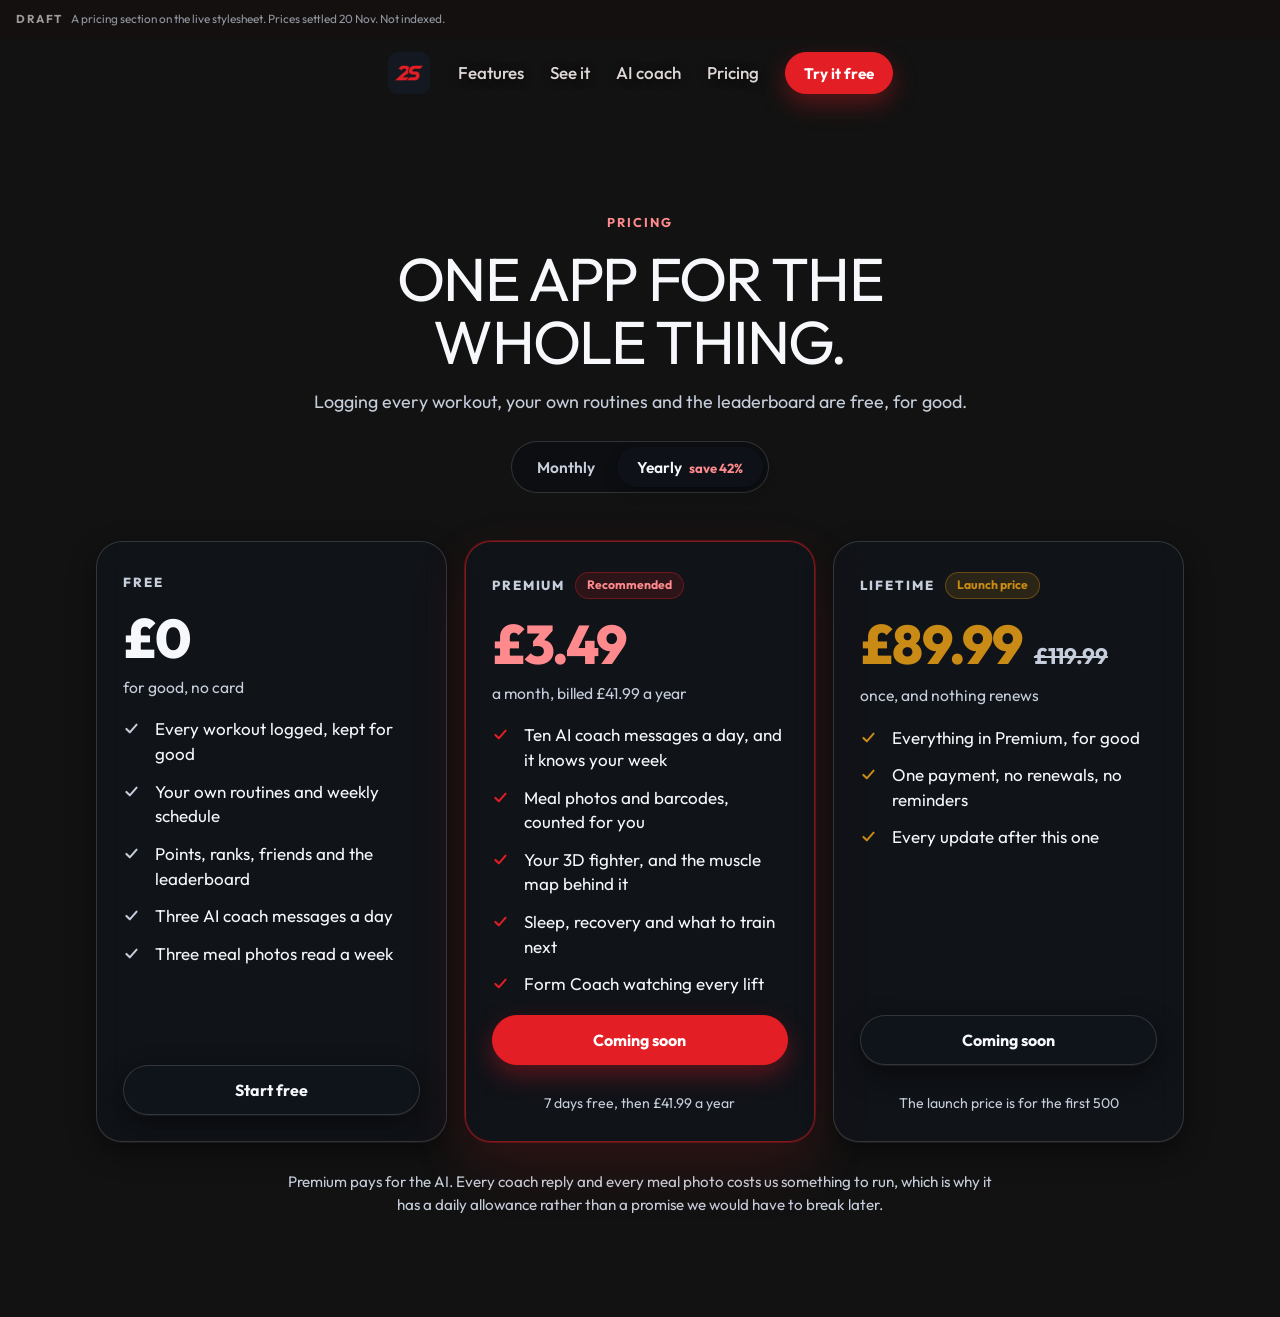
<file: pricing-drafts.html>
<!doctype html>
<html lang="en">
<head>
<meta charset="utf-8">
<meta name="viewport" content="width=device-width, initial-scale=1">
<title>2SetsFitness · Pricing drafts</title>
<meta name="robots" content="noindex, nofollow">
<link rel="icon" href="img/favicon.png">
<link rel="preconnect" href="https://fonts.googleapis.com">
<link rel="preconnect" href="https://fonts.gstatic.com" crossorigin>
<link href="https://fonts.googleapis.com/css2?family=Outfit:wght@400;500;600;700;800;900&display=swap" rel="stylesheet">
<!-- the live site's own stylesheet: the nav, the type and the buttons here
     are the real ones, so what this looks like is what the site looks like -->
<link rel="stylesheet" href="styles.redesign.css?v=28">
<!-- the saved light/dark choice, read before a pixel is painted -->
<script>try{var t=localStorage.getItem('2s-theme');if(t==='dark'||t==='light')document.documentElement.dataset.theme=t;}catch(e){}</script>
<style>
/* ---------------------------------------------------------------------
   Pricing section drafts.

   A — a Monthly / Yearly switch, three cards. One price at a time.
   B — no switch: Free, Monthly, Yearly and Lifetime all on screen at once,
       with Free made small so the eye starts at the paid three.

   Nothing here touches styles.redesign.css. Dark is the same custom
   properties with different values, set on <body>, so every shared
   component follows along without a single override.

   £3.49 a month is £41.99 a year, not £39.99 (that one is £3.33). The
   per-month figure has to divide into the yearly one or it is a lie, so
   the yearly price moved rather than the arithmetic. £5.99 x 12 is £71.88,
   so the yearly saving is 42%, not half. Prices live in one place per
   card; changing them is changing numbers, not markup.
--------------------------------------------------------------------- */

/* the draft picker, not part of the design */
.picker {
  position: sticky; top: 0; z-index: 60;
  background: #14100f; color: #f4efee;
  padding: 10px max(16px, env(safe-area-inset-left, 0px));
  display: flex; gap: 8px; align-items: center; flex-wrap: wrap;
  font-family: Outfit, system-ui, sans-serif;
}
.picker b { font-size: .72rem; letter-spacing: .14em; text-transform: uppercase; opacity: .62; }
.picker button {
  font: inherit; font-size: .8rem; font-weight: 600;
  background: transparent; color: #cfc7c5; border: 1px solid #39302e;
  border-radius: 999px; padding: 6px 13px; cursor: pointer;
}
.picker button:hover { color: #fff; border-color: #6a5a57; }
.picker button[aria-pressed="true"] { background: #e31e24; border-color: #e31e24; color: #fff; }
.picker .div { width: 1px; align-self: stretch; background: #39302e; margin-inline: 6px; }
.picker .sp { flex: 1 1 auto; }
.picker .note { font-size: .74rem; opacity: .7; }

/* (dark mode is the site's own now: styles.redesign.css, and the moon in
   the nav. This page used to carry a copy of it.) */

/* ============================================================
   PRICING — shared between both drafts
   ============================================================ */
.pricing .sec-head { max-width: 52rem; }
.pricing .sec-head h2 { letter-spacing: -0.03em; line-height: 1.04; }

/* ---------- the billing switch (draft A only) ---------- */
.switch {
  display: inline-flex; align-items: center; gap: 2px;
  margin: 26px auto 0; padding: 5px;
  background: var(--surface-2); border: 1px solid var(--line);
  border-radius: 999px;
}
.switch button {
  appearance: none; border: 0; cursor: pointer;
  font: 600 .97rem var(--font); color: var(--dim);
  padding: 10px 20px; border-radius: 999px; background: transparent;
  display: inline-flex; align-items: baseline; gap: 7px;
  transition: background .2s ease, color .2s ease;
}
.switch button:hover { color: var(--ink); }
.switch button[aria-pressed="true"] {
  background: var(--surface); color: var(--ink);
  box-shadow: 0 1px 2px rgba(0,0,0,.18), 0 6px 16px rgba(0,0,0,.12);
}
.switch .save { font-size: .82rem; font-weight: 700; color: var(--accent-ink); }

/* ---------- the cards ---------- */
/* stretched, so the buttons sit on one line rather than wherever each
   list happens to end */
.plans {
  display: grid; gap: 18px; align-items: stretch;
  grid-template-columns: repeat(3, 1fr);
  margin-top: clamp(28px, 5vw, 44px);
}
@media (max-width: 960px) { .plans { grid-template-columns: 1fr; max-width: 30rem; margin-inline: auto; } }

.plan {
  position: relative;
  display: flex; flex-direction: column; gap: 18px;
  padding: 30px 26px 26px;
  background: var(--surface); border: 1px solid var(--line);
  border-radius: var(--radius);
  box-shadow: var(--soft);
  transition: border-color .25s ease, transform .25s ease, box-shadow .25s ease;
}
.plan:hover { transform: translateY(-2px); }

/* the one being recommended: a ring in the brand red and a lift */
.plan.lead {
  border-color: color-mix(in srgb, var(--accent) 55%, transparent);
  box-shadow: 0 0 0 1px color-mix(in srgb, var(--accent) 30%, transparent), 0 24px 60px rgba(227,30,36,.14);
}
/* the one-off, in the warmer gold the "launch price" chip uses */
.plan.once { --gold: #c98a16; }
/* in dark the recommended card gets a faint red wash and the gold lifts,
   under both of the theme's states: following the system, and chosen */
@media (prefers-color-scheme: dark) {
  :root:not([data-theme="light"]) .plan.lead { background: linear-gradient(180deg, color-mix(in srgb, var(--accent) 9%, var(--surface)), var(--surface) 60%); }
  :root:not([data-theme="light"]) .plan.once { --gold: #f0b429; }
}
:root[data-theme="dark"] .plan.lead { background: linear-gradient(180deg, color-mix(in srgb, var(--accent) 9%, var(--surface)), var(--surface) 60%); }
:root[data-theme="dark"] .plan.once { --gold: #f0b429; }

.plan-top { display: flex; align-items: center; gap: 10px; flex-wrap: wrap; }
.plan-name {
  font-weight: 800; font-size: .82rem; letter-spacing: .15em; text-transform: uppercase;
  color: var(--dim);
}
.chip {
  font-weight: 700; font-size: .76rem; line-height: 1;
  padding: 6px 11px; border-radius: 999px; white-space: nowrap;
}
.chip.rec  { color: var(--accent-ink); background: color-mix(in srgb, var(--accent) 14%, transparent); border: 1px solid color-mix(in srgb, var(--accent) 34%, transparent); }
.chip.gold { color: var(--gold);       background: color-mix(in srgb, var(--gold) 15%, transparent);   border: 1px solid color-mix(in srgb, var(--gold) 38%, transparent); }

.price { display: flex; align-items: baseline; gap: 12px; flex-wrap: wrap; }
.price .now { font-size: clamp(2.6rem, 7vw, 3.4rem); font-weight: 800; letter-spacing: -0.035em; line-height: 1; }
.plan.lead .price .now { color: var(--accent-ink); }
.plan.once .price .now { color: var(--gold); }
.price .was { font-size: 1.4rem; font-weight: 700; color: var(--dim); text-decoration: line-through; }
.under { margin: -8px 0 0; color: var(--dim); font-size: .98rem; }

.perks { list-style: none; margin: 0; padding: 0; display: grid; gap: 13px; }
.perks li { display: grid; grid-template-columns: 22px 1fr; gap: 10px; align-items: start; line-height: 1.45; }
.perks svg { width: 17px; height: 17px; margin-top: 3px; color: var(--accent); }
.plan.once .perks svg { color: var(--gold); }
.plan:not(.lead):not(.once) .perks svg { color: var(--dim); }

.plan .go { margin-top: auto; }
.plan .btn { width: 100%; }
.fine { margin: 10px 0 0; text-align: center; color: var(--dim); font-size: .88rem; }

.footnote {
  margin: 28px auto 0; max-width: 44rem; text-align: center;
  color: var(--dim); font-size: .95rem;
}

</style>
</head>
<body>

<div class="picker">
  <b>Draft</b>
  <span class="note">A pricing section on the live stylesheet. Prices settled 20 Nov. Not indexed.</span>
</div>

<header class="nav" id="nav">
  <div class="wrap">
    <a class="brand" href="index.html"><img src="img/icon.png" alt=""><span class="word">2Sets<b>Fitness</b></span></a>
    <nav class="nav-links" aria-label="Primary">
      <a href="index.html#features">Features</a>
      <a href="index.html#see">See it</a>
      <a href="index.html#coach">AI coach</a>
      <a href="index.html#pricing">Pricing</a>
      <button class="theme-toggle" id="theme-toggle" type="button" aria-pressed="false" aria-label="Switch to dark mode" title="Dark mode">
        <svg class="moon" viewBox="0 0 24 24" fill="none" stroke="currentColor" stroke-width="2" stroke-linecap="round" stroke-linejoin="round" aria-hidden="true"><path d="M20 14.5A8.5 8.5 0 0 1 9.5 4a8.5 8.5 0 1 0 10.5 10.5z"/></svg>
        <svg class="sun" viewBox="0 0 24 24" fill="none" stroke="currentColor" stroke-width="2" stroke-linecap="round" stroke-linejoin="round" aria-hidden="true"><circle cx="12" cy="12" r="4.2"/><path d="M12 2.6v2.2M12 19.2v2.2M4.3 4.3l1.6 1.6M18.1 18.1l1.6 1.6M2.6 12h2.2M19.2 12h2.2M4.3 19.7l1.6-1.6M18.1 5.9l1.6-1.6"/></svg>
      </button>
      <a class="btn primary sm" href="https://fitness-app-5c48a.web.app" rel="noopener">Try it free</a>
    </nav>
  </div>
</header>

<main id="main">

<!-- ════════════════ DRAFT A — Monthly / Yearly switch ════════════════ -->
<section class="pricing" id="draft-a">
  <div class="wrap">

    <div class="sec-head">
      <span class="eyebrow">Pricing</span>
      <h2>One app for the whole thing.</h2>
      <p>Logging every workout, your own routines and the leaderboard are free, for good.</p>

      <div class="switch" role="group" aria-label="Billing period">
        <button type="button" data-bill="m" aria-pressed="false">Monthly</button>
        <button type="button" data-bill="y" aria-pressed="true">Yearly <span class="save">save 42%</span></button>
      </div>
    </div>

    <div class="plans">

      <article class="plan">
        <div class="plan-top"><span class="plan-name">Free</span></div>
        <div class="price"><span class="now">£0</span></div>
        <p class="under">for good, no card</p>
        <ul class="perks">
          <li><svg viewBox="0 0 20 20" fill="none" stroke="currentColor" stroke-width="2.4" stroke-linecap="round" stroke-linejoin="round" aria-hidden="true"><path d="M4 10.5l4 4 8-9"/></svg><span>Every workout logged, kept for good</span></li>
          <li><svg viewBox="0 0 20 20" fill="none" stroke="currentColor" stroke-width="2.4" stroke-linecap="round" stroke-linejoin="round" aria-hidden="true"><path d="M4 10.5l4 4 8-9"/></svg><span>Your own routines and weekly schedule</span></li>
          <li><svg viewBox="0 0 20 20" fill="none" stroke="currentColor" stroke-width="2.4" stroke-linecap="round" stroke-linejoin="round" aria-hidden="true"><path d="M4 10.5l4 4 8-9"/></svg><span>Points, ranks, friends and the leaderboard</span></li>
          <li><svg viewBox="0 0 20 20" fill="none" stroke="currentColor" stroke-width="2.4" stroke-linecap="round" stroke-linejoin="round" aria-hidden="true"><path d="M4 10.5l4 4 8-9"/></svg><span>Three AI coach messages a day</span></li>
          <li><svg viewBox="0 0 20 20" fill="none" stroke="currentColor" stroke-width="2.4" stroke-linecap="round" stroke-linejoin="round" aria-hidden="true"><path d="M4 10.5l4 4 8-9"/></svg><span>Three meal photos read a week</span></li>
        </ul>
        <div class="go"><a class="btn" href="https://fitness-app-5c48a.web.app" rel="noopener">Start free</a></div>
      </article>

      <article class="plan lead" id="plan-pro" data-m="£5.99" data-y="£3.49"
               data-m-under="a month, cancel any time"
               data-y-under="a month, billed £41.99 a year">
        <div class="plan-top">
          <span class="plan-name">Premium</span>
          <span class="chip rec">Recommended</span>
        </div>
        <div class="price"><span class="now" id="pro-now">£3.49</span></div>
        <p class="under" id="pro-under">a month, billed £41.99 a year</p>
        <ul class="perks">
          <li><svg viewBox="0 0 20 20" fill="none" stroke="currentColor" stroke-width="2.4" stroke-linecap="round" stroke-linejoin="round" aria-hidden="true"><path d="M4 10.5l4 4 8-9"/></svg><span>Ten AI coach messages a day, and it knows your week</span></li>
          <li><svg viewBox="0 0 20 20" fill="none" stroke="currentColor" stroke-width="2.4" stroke-linecap="round" stroke-linejoin="round" aria-hidden="true"><path d="M4 10.5l4 4 8-9"/></svg><span>Meal photos and barcodes, counted for you</span></li>
          <li><svg viewBox="0 0 20 20" fill="none" stroke="currentColor" stroke-width="2.4" stroke-linecap="round" stroke-linejoin="round" aria-hidden="true"><path d="M4 10.5l4 4 8-9"/></svg><span>Your 3D fighter, and the muscle map behind it</span></li>
          <li><svg viewBox="0 0 20 20" fill="none" stroke="currentColor" stroke-width="2.4" stroke-linecap="round" stroke-linejoin="round" aria-hidden="true"><path d="M4 10.5l4 4 8-9"/></svg><span>Sleep, recovery and what to train next</span></li>
          <li><svg viewBox="0 0 20 20" fill="none" stroke="currentColor" stroke-width="2.4" stroke-linecap="round" stroke-linejoin="round" aria-hidden="true"><path d="M4 10.5l4 4 8-9"/></svg><span>Form Coach watching every lift</span></li>
        </ul>
        <div class="go"><a class="btn primary" href="#" aria-disabled="true">Coming soon</a></div>
        <p class="fine" id="pro-fine">7 days free, then £41.99 a year</p>
      </article>

      <article class="plan once">
        <div class="plan-top">
          <span class="plan-name">Lifetime</span>
          <span class="chip gold">Launch price</span>
        </div>
        <div class="price"><span class="now">£89.99</span><span class="was">£119.99</span></div>
        <p class="under">once, and nothing renews</p>
        <ul class="perks">
          <li><svg viewBox="0 0 20 20" fill="none" stroke="currentColor" stroke-width="2.4" stroke-linecap="round" stroke-linejoin="round" aria-hidden="true"><path d="M4 10.5l4 4 8-9"/></svg><span>Everything in Premium, for good</span></li>
          <li><svg viewBox="0 0 20 20" fill="none" stroke="currentColor" stroke-width="2.4" stroke-linecap="round" stroke-linejoin="round" aria-hidden="true"><path d="M4 10.5l4 4 8-9"/></svg><span>One payment, no renewals, no reminders</span></li>
          <li><svg viewBox="0 0 20 20" fill="none" stroke="currentColor" stroke-width="2.4" stroke-linecap="round" stroke-linejoin="round" aria-hidden="true"><path d="M4 10.5l4 4 8-9"/></svg><span>Every update after this one</span></li>
        </ul>
        <div class="go"><a class="btn" href="#" aria-disabled="true">Coming soon</a></div>
        <p class="fine">The launch price is for the first 500</p>
      </article>

    </div>

    <p class="footnote">Premium pays for the AI. Every coach reply and every meal photo costs us something
      to run, which is why it has a daily allowance rather than a promise we would have to break later.</p>

  </div>
</section>


</main>

<script>

// draft A's billing switch
const pro = document.getElementById('plan-pro');
const now = document.getElementById('pro-now');
const under = document.getElementById('pro-under');
const fine = document.getElementById('pro-fine');
function bill(key) {
  const yearly = key === 'y';
  now.textContent = yearly ? pro.dataset.y : pro.dataset.m;
  under.textContent = yearly ? pro.dataset.yUnder : pro.dataset.mUnder;
  fine.textContent = yearly ? '7 days free, then £41.99 a year' : '7 days free, then £5.99 a month';
  for (const b of document.querySelectorAll('[data-bill]')) b.setAttribute('aria-pressed', String(b.dataset.bill === key));
}
for (const b of document.querySelectorAll('[data-bill]')) b.addEventListener('click', () => bill(b.dataset.bill));
bill('y');

// the nav's hairline, as on the live site
const nav = document.getElementById('nav');
const onScroll = () => nav.classList.toggle('scrolled', window.scrollY > 4);
addEventListener('scroll', onScroll, { passive: true });
onScroll();
</script>
<script src="theme.js" defer></script>
</body>
</html>
</file>
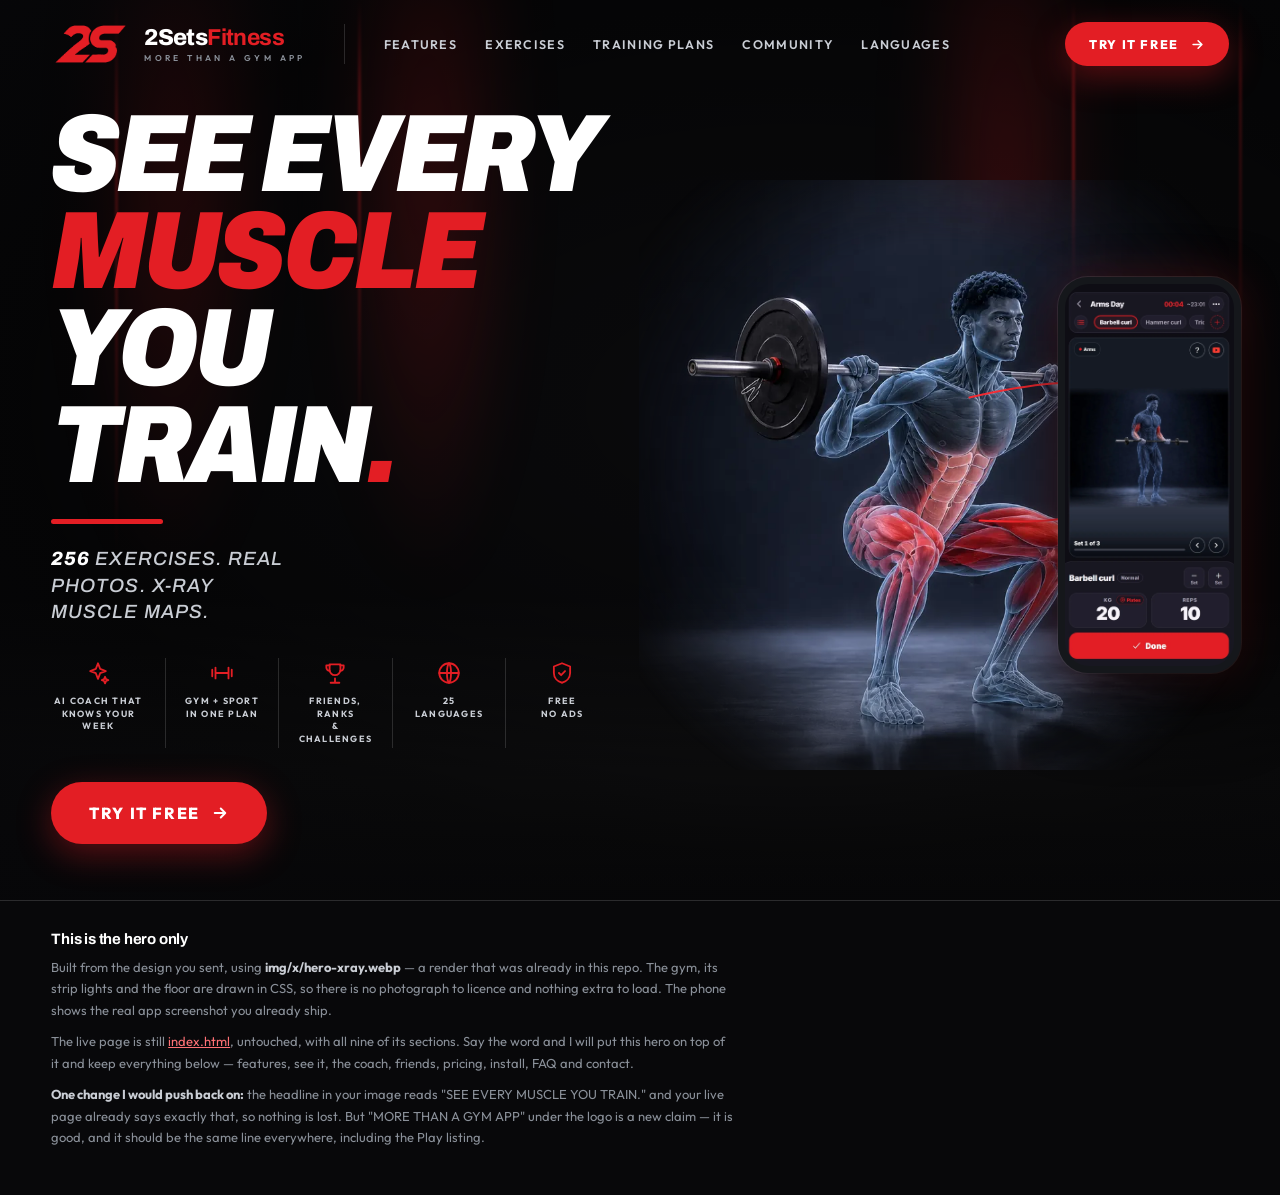
<file: v2.html>
<!doctype html>
<html lang="en">
<head>
<meta charset="utf-8">
<meta name="viewport" content="width=device-width, initial-scale=1, viewport-fit=cover">
<title>2SetsFitness · See every muscle you train</title>
<meta name="robots" content="noindex, nofollow">
<link rel="icon" href="img/favicon.png">
<link rel="preconnect" href="https://fonts.googleapis.com">
<link rel="preconnect" href="https://fonts.gstatic.com" crossorigin>
<link href="https://fonts.googleapis.com/css2?family=Archivo:ital,wdth,wght@0,62..125,400..900;1,62..125,400..900&family=Outfit:wght@400;500;600;700;800;900&display=swap" rel="stylesheet">
<style>
/* -------------------------------------------------------------------------
   The redesigned hero. Self-contained: it deliberately does not load
   styles.redesign.css, because this is a different design language.
   The figure is img/x/hero-xray.webp, already in this repo.
   ------------------------------------------------------------------------- */
:root {
  --ink: #FFFFFF;
  --dim: #C9CDD4;
  --mute: #8A9099;
  --red: #E31E24;
  --red-hot: #FF2A31;
  --line: rgba(255,255,255,0.14);
  --bg: #0A0A0C;
  --display: 'Archivo', system-ui, sans-serif;
  --body: 'Outfit', system-ui, sans-serif;
  color-scheme: dark;
}
* { box-sizing: border-box; }
html, body { margin: 0; }
body {
  background: var(--bg); color: var(--ink);
  font-family: var(--body);
  -webkit-font-smoothing: antialiased;
  overflow-x: hidden;
}
a { color: inherit; }
:focus-visible { outline: 3px solid var(--red-hot); outline-offset: 3px; border-radius: 6px; }
.skip {
  position: absolute; left: -9999px; top: 0; background: var(--red); color: #fff;
  padding: 10px 16px; z-index: 50; font-weight: 700;
}
.skip:focus { left: 12px; top: 12px; }

.wrap {
  width: 100%; max-width: 1480px; margin-inline: auto;
  padding-inline: max(20px, env(safe-area-inset-left, 0px)) max(20px, env(safe-area-inset-right, 0px));
}
@media (min-width: 1100px) { .wrap { padding-inline: clamp(28px, 4vw, 64px); } }

/* ---------- the room ---------- */
.hero { position: relative; isolation: isolate; overflow: hidden; min-height: 100svh; display: flex; flex-direction: column; }
.room { position: absolute; inset: 0; z-index: 0; pointer-events: none; }
/* red strip lights down the back wall */
.room .strip {
  position: absolute; top: 0; width: 3px; height: 62%;
  background: linear-gradient(180deg, rgba(227,30,36,0) 0%, var(--red-hot) 22%, rgba(227,30,36,0) 100%);
  filter: blur(1px); opacity: .55;
}
.room .glow {
  position: absolute; top: -4%; width: 190px; height: 70%;
  background: radial-gradient(ellipse at 50% 30%, rgba(227,30,36,0.30), rgba(227,30,36,0) 70%);
  filter: blur(26px);
}
.room .floor {
  position: absolute; left: 0; right: 0; bottom: 0; height: 34%;
  background: linear-gradient(180deg, rgba(255,255,255,0) 0%, rgba(255,255,255,0.045) 60%, rgba(255,255,255,0.02) 100%);
}
.room .vig {
  position: absolute; inset: 0;
  background: radial-gradient(ellipse 85% 70% at 62% 45%, rgba(0,0,0,0) 0%, rgba(0,0,0,0.55) 70%, rgba(6,6,8,0.92) 100%);
}

/* ---------- nav ---------- */
.nav { position: relative; z-index: 3; }
.nav .wrap { display: flex; align-items: center; gap: clamp(18px, 3vw, 40px); padding-block: 22px; }
.brand { display: flex; align-items: center; gap: 14px; text-decoration: none; flex: none; }
.brand .mk { height: 42px; width: auto; display: block; }
.brand .wd { display: flex; flex-direction: column; gap: 3px; }
.brand .wd b {
  font-family: var(--display); font-weight: 800; font-size: 23px; letter-spacing: -0.6px; line-height: 1;
}
.brand .wd b i { font-style: normal; color: var(--red); font-weight: 700; }
.brand .wd small {
  font-size: 8.5px; font-weight: 600; letter-spacing: 3.4px; color: var(--mute); text-transform: uppercase;
}
.nav .bar { width: 1px; height: 40px; background: var(--line); flex: none; }
.links { display: flex; align-items: center; gap: clamp(14px, 2.2vw, 34px); flex: 1 1 auto; }
.links a {
  font-size: 12.5px; font-weight: 600; letter-spacing: 1.3px; text-transform: uppercase;
  color: var(--dim); text-decoration: none; white-space: nowrap;
}
.links a:hover { color: var(--ink); }
@media (max-width: 1040px) { .links { display: none; } }

.cta {
  display: inline-flex; align-items: center; justify-content: center; gap: 11px;
  background: var(--red); color: #fff; text-decoration: none; border-radius: 999px;
  font-weight: 800; letter-spacing: 1.6px; text-transform: uppercase; white-space: nowrap;
  box-shadow: 0 10px 34px rgba(227,30,36,0.38);
}
.cta:hover { background: var(--red-hot); }
.cta.sm { font-size: 12.5px; padding: 14px 24px; flex: none; }
.cta.lg { font-size: 16px; padding: 21px 38px; }
.cta svg { flex: none; }

/* ---------- the split ---------- */
.stage { position: relative; z-index: 2; flex: 1 1 auto; display: flex; align-items: center; }
.stage .wrap { display: grid; grid-template-columns: minmax(0, 1fr) minmax(0, 1.04fr); gap: 20px; align-items: center; padding-block: 10px 48px; }
@media (max-width: 1040px) {
  .stage .wrap { grid-template-columns: minmax(0, 1fr); gap: 4px; padding-block: 6px 40px; }
}

h1 {
  font-family: var(--display); font-style: italic; font-weight: 900;
  font-size: clamp(3.1rem, 8.6vw, 7.2rem); line-height: 0.88; letter-spacing: -0.035em;
  margin: 0 0 26px; text-transform: uppercase; font-stretch: 86%;
}
h1 .r { color: var(--red); display: block; }
h1 .dot { color: var(--red); }
.rule { width: 112px; height: 5px; background: var(--red); border-radius: 3px; margin-bottom: 22px; }
.sub {
  font-family: var(--display); font-style: italic; font-weight: 500;
  font-size: clamp(1rem, 1.5vw, 1.32rem); line-height: 1.38; letter-spacing: 0.055em;
  text-transform: uppercase; color: var(--dim); margin: 0 0 32px; max-width: 22ch;
}
.sub b { color: var(--ink); font-weight: 800; }

/* feature strip */
.feats { display: flex; align-items: stretch; margin: 0 0 34px; flex-wrap: wrap; }
.feat {
  display: flex; flex-direction: column; align-items: center; gap: 9px;
  padding: 2px clamp(10px, 1.5vw, 20px); border-left: 1px solid var(--line);
  flex: 1 1 110px; min-width: 96px;
}
.feat:first-child { border-left: 0; padding-left: 0; }
.feat svg { color: var(--red); flex: none; }
.feat span {
  font-size: 9px; font-weight: 700; letter-spacing: 1.25px; text-transform: uppercase;
  color: var(--dim); text-align: center; line-height: 1.42;
}
@media (max-width: 560px) {
  .feats { gap: 16px 0; }
  .feat { flex: 1 1 33%; border-left: 0; }
}

/* ---------- figure + phone ---------- */
.shot { position: relative; min-width: 0; }
@media (max-width: 1040px) { .shot { margin-top: 10px; } }
.figure {
  display: block; width: 100%; max-width: 760px; margin-inline: auto; height: auto;
  /* the render has its own dark ground: melt its edges into the page */
  -webkit-mask-image: radial-gradient(ellipse 72% 72% at 50% 48%, #000 52%, rgba(0,0,0,0) 86%);
  mask-image: radial-gradient(ellipse 72% 72% at 50% 48%, #000 52%, rgba(0,0,0,0) 86%);
}
.arrows { position: absolute; inset: 0; pointer-events: none; }
@media (max-width: 1040px) { .arrows { display: none; } }

.phone {
  position: absolute; right: -2%; top: 50%; transform: translateY(-50%);
  width: min(31%, 250px); aspect-ratio: 390 / 844;
  border-radius: 30px; padding: 7px; background: #15171B;
  box-shadow: 0 30px 70px rgba(0,0,0,0.7), 0 0 0 1px rgba(255,255,255,0.1), 0 0 44px rgba(227,30,36,0.22);
}
.phone img { width: 100%; height: 100%; object-fit: cover; border-radius: 24px; display: block; }
@media (max-width: 1040px) {
  .phone { position: static; transform: none; width: min(58%, 230px); margin: -8% auto 0; }
}

/* ---------- the strip under the fold ---------- */
.note { position: relative; z-index: 3; border-top: 1px solid var(--line); background: #08080A; }
.note .wrap { padding-block: 30px 46px; display: grid; gap: 10px; }
.note h2 { font-family: var(--display); font-weight: 700; font-size: 15px; margin: 0; letter-spacing: -0.2px; }
.note p { margin: 0; font-size: 13px; line-height: 1.65; color: var(--mute); max-width: 76ch; }
.note b { color: var(--dim); }
.note a { color: #FF7175; }
</style>
</head>
<body>
<a class="skip" href="#main">Skip to content</a>

<header class="hero" id="main">
  <div class="room" aria-hidden="true">
    <span class="glow" style="left:6%"></span>
    <span class="strip" style="left:9%"></span>
    <span class="glow" style="left:26%"></span>
    <span class="strip" style="left:28%; height:48%"></span>
    <span class="glow" style="right:14%"></span>
    <span class="strip" style="right:16%; height:54%"></span>
    <span class="strip" style="right:3%; height:40%; opacity:.38"></span>
    <span class="floor"></span>
    <span class="vig"></span>
  </div>

  <nav class="nav" aria-label="Primary">
    <div class="wrap">
      <a class="brand" href="index.html">
        <img class="mk" src="img/logo-2s.png" alt="" width="433" height="230">
        <span class="wd">
          <b>2Sets<i>Fitness</i></b>
          <small>More than a gym app</small>
        </span>
      </a>
      <span class="bar" aria-hidden="true"></span>
      <div class="links">
        <a href="index.html#features">Features</a>
        <a href="index.html#see">Exercises</a>
        <a href="index.html#coach">Training plans</a>
        <a href="index.html#friends">Community</a>
        <a href="index.html#faq">Languages</a>
      </div>
      <a class="cta sm" href="https://fitness-app-5c48a.web.app" rel="noopener">
        Try it free
        <svg width="15" height="15" viewBox="0 0 24 24" fill="none" stroke="currentColor" stroke-width="2.6" stroke-linecap="round" stroke-linejoin="round" aria-hidden="true"><path d="M5 12h13M13 6l6 6-6 6"></path></svg>
      </a>
    </div>
  </nav>

  <div class="stage">
    <div class="wrap">

      <div class="copy">
        <h1>See every<span class="r">muscle</span>you train<span class="dot">.</span></h1>
        <div class="rule" aria-hidden="true"></div>
        <p class="sub"><b>256</b> exercises. Real photos. X-ray muscle maps.</p>

        <div class="feats">
          <div class="feat">
            <svg width="26" height="26" viewBox="0 0 24 24" fill="none" stroke="currentColor" stroke-width="1.7" stroke-linecap="round" stroke-linejoin="round" aria-hidden="true"><path d="M12 3l2 5.2 5.2 2-5.2 2L12 17.4 10 12.2 4.8 10.2 10 8.2z"></path><path d="M18.5 15.5l.9 2.1 2.1.9-2.1.9-.9 2.1-.9-2.1-2.1-.9 2.1-.9z"></path></svg>
            <span>AI coach that<br>knows your week</span>
          </div>
          <div class="feat">
            <svg width="26" height="26" viewBox="0 0 24 24" fill="none" stroke="currentColor" stroke-width="1.7" stroke-linecap="round" stroke-linejoin="round" aria-hidden="true"><path d="M3 9v6M6 7v10M18 7v10M21 9v6M6 12h12"></path></svg>
            <span>Gym + sport<br>in one plan</span>
          </div>
          <div class="feat">
            <svg width="26" height="26" viewBox="0 0 24 24" fill="none" stroke="currentColor" stroke-width="1.7" stroke-linecap="round" stroke-linejoin="round" aria-hidden="true"><path d="M8 21h8M12 17v4M7 4h10v5a5 5 0 0 1-10 0z"></path><path d="M17 5h3v2a3 3 0 0 1-3 3M7 5H4v2a3 3 0 0 0 3 3"></path></svg>
            <span>Friends, ranks<br>&amp; challenges</span>
          </div>
          <div class="feat">
            <svg width="26" height="26" viewBox="0 0 24 24" fill="none" stroke="currentColor" stroke-width="1.7" stroke-linecap="round" stroke-linejoin="round" aria-hidden="true"><circle cx="12" cy="12" r="9"></circle><path d="M3 12h18M12 3c2.5 2.6 2.5 15.4 0 18M12 3c-2.5 2.6-2.5 15.4 0 18"></path></svg>
            <span>25<br>languages</span>
          </div>
          <div class="feat">
            <svg width="26" height="26" viewBox="0 0 24 24" fill="none" stroke="currentColor" stroke-width="1.7" stroke-linecap="round" stroke-linejoin="round" aria-hidden="true"><path d="M12 3l7.5 3v6c0 4.3-3.2 7.8-7.5 9-4.3-1.2-7.5-4.7-7.5-9V6z"></path><path d="M9.2 12l2 2 3.6-3.8"></path></svg>
            <span>Free<br>no ads</span>
          </div>
        </div>

        <a class="cta lg" href="https://fitness-app-5c48a.web.app" rel="noopener">
          Try it free
          <svg width="18" height="18" viewBox="0 0 24 24" fill="none" stroke="currentColor" stroke-width="2.6" stroke-linecap="round" stroke-linejoin="round" aria-hidden="true"><path d="M5 12h13M13 6l6 6-6 6"></path></svg>
        </a>
      </div>

      <div class="shot">
        <img class="figure" src="img/x/hero-xray.webp" width="880" height="880"
          alt="A barbell squat shown in x-ray, with the quads, glutes and core lit up in red" fetchpriority="high">

        <svg class="arrows" viewBox="0 0 700 700" fill="none" aria-hidden="true" preserveAspectRatio="none">
          <defs>
            <marker id="ah" markerWidth="7" markerHeight="7" refX="5.4" refY="3.5" orient="auto">
              <path d="M0 0.6 L6.4 3.5 L0 6.4 Z" fill="#FF2A31"></path>
            </marker>
          </defs>
          <path d="M392 258 C 470 240, 520 236, 566 244" stroke="#FF2A31" stroke-width="2.4" stroke-linecap="round" marker-end="url(#ah)" opacity="0.95"></path>
          <path d="M404 404 C 480 408, 524 402, 566 384" stroke="#FF2A31" stroke-width="2.4" stroke-linecap="round" marker-end="url(#ah)" opacity="0.95"></path>
        </svg>

        <div class="phone">
          <img src="img/app/muscles.webp" width="390" height="844"
            alt="The app showing a lift in x-ray, its main muscles in dark red and the helpers in light red">
        </div>
      </div>

    </div>
  </div>
</header>

<section class="note">
  <div class="wrap">
    <h2>This is the hero only</h2>
    <p>Built from the design you sent, using <b>img/x/hero-xray.webp</b> — a render that was already in this repo. The gym, its strip lights and the floor are drawn in CSS, so there is no photograph to licence and nothing extra to load. The phone shows the real app screenshot you already ship.</p>
    <p>The live page is still <a href="index.html">index.html</a>, untouched, with all nine of its sections. Say the word and I will put this hero on top of it and keep everything below — features, see it, the coach, friends, pricing, install, FAQ and contact.</p>
    <p><b>One change I would push back on:</b> the headline in your image reads "SEE EVERY MUSCLE YOU TRAIN." and your live page already says exactly that, so nothing is lost. But "MORE THAN A GYM APP" under the logo is a new claim — it is good, and it should be the same line everywhere, including the Play listing.</p>
  </div>
</section>

</body>
</html>
</file>
<file: styles.redesign.css>
/* ============================================================================
   2SetsFitness — marketing site redesign
   ----------------------------------------------------------------------------
   Goal: a calmer, more premium light theme. One headline + one supporting line
   + one visual per section, consistent CTAs down the scroll, strong hierarchy
   and restraint. Phone-first, 16px side gutters, no horizontal scroll.

   Reuses the current site's font (Outfit) and keeps the red accent, moved to
   the brand-canonical #E31E24. Colours live as tokens on :root, which is
   what makes dark mode a second set of values rather than a second
   stylesheet: see the two blocks after :root.
   ========================================================================== */

:root {
  /* surfaces */
  --bg:        #ffffff;          /* page */
  --bg-soft:   #fbf6f6;          /* tinted bands behind sections */
  --surface:   #ffffff;          /* cards */
  --surface-2: #f3eeee;          /* inset wells, media backdrops */
  --line:      #ece3e3;          /* hairlines */
  --tile:      #efeaea;          /* backdrop behind 3D clips */

  /* ink */
  --ink:  #1c1113;               /* headings / body */
  --dim:  #74595d;               /* muted copy — ~6:1 on white */

  /* brand */
  --accent:     #e31e24;         /* the red */
  --accent-ink: #c8161c;         /* red for text/links — ~5.3:1 on white */
  --on-accent:  #ffffff;

  /* support */
  --good: #16a34a;
  --cool: #1b7fa8;               /* opponent / secondary data colour */

  /* elevation */
  --shadow: 0 30px 60px rgba(28, 17, 19, 0.12);
  --soft:   0 1px 0 var(--line), 0 10px 28px rgba(28, 17, 19, 0.06);
  --ring:   0 10px 24px rgba(227, 30, 36, 0.25);

  /* type — reuse the current site's Outfit stack */
  --font: "Outfit", system-ui, -apple-system, "Segoe UI", Roboto, sans-serif;

  --radius: 26px;
  color-scheme: light;
}

* { box-sizing: border-box; }
html { scroll-behavior: smooth; }
body {
  margin: 0;
  background: var(--bg);
  color: var(--ink);
  font: 400 17px/1.55 var(--font);
  -webkit-font-smoothing: antialiased;
  text-rendering: optimizeLegibility;
  overflow-x: hidden;               /* belt-and-braces against sideways scroll */
}
img, svg, video { display: block; max-width: 100%; }
a { color: inherit; }
p { margin: 0; }
h1, h2, h3 {
  margin: 0;
  font-weight: 800;
  letter-spacing: -0.02em;
  line-height: 1.04;
  text-wrap: balance;
}

/* accessible focus + skip link */
:focus-visible { outline: 3px solid var(--accent-ink); outline-offset: 3px; border-radius: 8px; }
.skip {
  position: absolute; left: -999px; top: 10px; z-index: 60;
  background: var(--accent); color: var(--on-accent);
  padding: 10px 16px; border-radius: 10px; font-weight: 600; text-decoration: none;
}
.skip:focus { left: 12px; }

/* screen-reader-only text */
.sr { position: absolute; width: 1px; height: 1px; overflow: hidden; clip-path: inset(50%); white-space: nowrap; }

/* ---------- layout shell: one place that owns the 16px side gutters ---------- */
.wrap {
  width: 100%;
  max-width: 1120px;
  margin-inline: auto;
  padding-inline: max(16px, env(safe-area-inset-left, 0px)) max(16px, env(safe-area-inset-right, 0px));
}

/* ---------- buttons ---------- */
.btn {
  display: inline-flex; align-items: center; justify-content: center; gap: 10px;
  min-height: 50px; padding: 0 24px;
  border: 1px solid var(--line); border-radius: 999px;
  background: var(--surface); color: var(--ink);
  font: 700 1rem var(--font); text-decoration: none; cursor: pointer; white-space: nowrap;
  box-shadow: var(--soft);
  transition: transform .2s ease, box-shadow .25s ease, border-color .2s ease;
}
.btn:hover { transform: translateY(-1px); }
.btn.primary { background: var(--accent); border-color: var(--accent); color: var(--on-accent); box-shadow: var(--ring); }
.btn.primary:hover { box-shadow: 0 14px 32px rgba(227, 30, 36, 0.4); }
.btn.ghost { background: transparent; border-color: transparent; box-shadow: none; color: var(--dim); }
.btn.ghost:hover { color: var(--ink); border-color: var(--line); }
.btn.sm { min-height: 42px; padding: 0 18px; font-size: .95rem; }
.btn small { font-weight: 500; opacity: .8; }

.cta-row { display: flex; flex-wrap: wrap; gap: 12px; }

/* ---------- top nav (sticky, frosted) ---------- */
.nav {
  position: sticky; top: 0; z-index: 40;
  background: color-mix(in srgb, var(--bg) 85%, transparent);
  -webkit-backdrop-filter: blur(14px); backdrop-filter: blur(14px);
  border-bottom: 1px solid transparent;
}
.nav.scrolled { border-bottom-color: var(--line); }
.nav .wrap { display: flex; align-items: center; justify-content: space-between; gap: 16px; padding-block: 14px; }
.brand { display: flex; align-items: center; gap: 10px; text-decoration: none; font-weight: 800; font-size: 1.25rem; letter-spacing: -0.02em; }
/* the mark, no tile: it is already dark-on-nothing, so a rounded square behind
   it only added padding and a second shape beside a wordmark that needs none.
   Height is set to the wordmark cap height so the two sit on one line. */
.brand img { height: 30px; width: auto; border-radius: 0; }
/* the 2 is drawn in white metal, so it needs re-inking for a light page.
   logo-2s-light.png is the same artwork with the metal inverted and the
   red S untouched. Default is the light one, because light is the default. */
.brand .mk-dark { display: none; }
@media (prefers-color-scheme: dark) {
  :root:not([data-theme="light"]) .brand .mk-dark { display: block; }
  :root:not([data-theme="light"]) .brand .mk-light { display: none; }
}
:root[data-theme="dark"] .brand .mk-dark { display: block; }
:root[data-theme="dark"] .brand .mk-light { display: none; }
@media (max-width: 760px) { .brand { font-size: 1.12rem; gap: 8px; } .brand img { height: 26px; } }
.brand b { color: var(--accent); }
.nav-links { display: flex; align-items: center; gap: 24px; }
.nav-links a:not(.btn) { text-decoration: none; color: var(--dim); font-weight: 500; }
.nav-links a:not(.btn):hover { color: var(--ink); }
/* on small screens the text links collapse; the demo button stays */
@media (max-width: 760px) { .nav-links a:not(.btn) { display: none; } .hide-sm { display: none; } .btn.sm { min-height: 40px; padding: 0 15px; font-size: .9rem; } }

/* ---------- section rhythm ---------- */
section { padding-block: clamp(56px, 10vw, 100px); }
.band { background: var(--bg-soft); }

.sec-head { max-width: 46rem; margin: 0 auto clamp(28px, 5vw, 48px); text-align: center; }
.eyebrow {
  display: inline-block; margin-bottom: 14px;
  font-weight: 700; font-size: .8rem; letter-spacing: 0.16em; text-transform: uppercase;
  color: var(--accent-ink);
}
.sec-head h2 { font-size: clamp(2rem, 6vw, 3.4rem); }
.sec-head p { margin-top: 14px; color: var(--dim); font-size: 1.12rem; }

/* ============================================================================
   HERO — confident headline, one supporting line, primary CTA + "coming soon",
   and the hero video framed in a clean orb with a soft gradient backdrop.
   ========================================================================== */
.hero { position: relative; overflow: hidden; padding-top: clamp(32px, 6vw, 56px); }
.hero-inner { display: grid; gap: clamp(28px, 6vw, 40px); align-items: center; text-align: center; }

.hero h1 { font-size: clamp(2.6rem, 9vw, 4.6rem); }
.hero h1 .red { color: var(--accent); }
.hero .lede { max-width: 34rem; margin: 18px auto 0; color: var(--dim); font-size: clamp(1.05rem, 3.4vw, 1.25rem); }
.hero .cta-row { margin-top: 28px; justify-content: center; }

/* trust facts under the CTA — short, honest, no card */
.facts {
  display: flex; flex-wrap: wrap; justify-content: center; gap: 8px 22px;
  margin: 26px 0 0; padding: 0; list-style: none;
  color: var(--dim); font-size: .98rem;
}
.facts li { display: inline-flex; align-items: center; gap: 9px; }
.facts li::before { content: ""; width: 7px; height: 7px; border-radius: 50%; background: var(--accent); }
.facts a { color: var(--accent-ink); font-weight: 700; text-decoration: underline; text-underline-offset: 3px; }

/* the framed hero visual: a soft gradient halo behind a rounded "orb" */
.hero-visual { position: relative; display: grid; place-items: center; }
.hero-visual::before {
  content: ""; position: absolute; inset: 0;
  background: radial-gradient(60% 60% at 50% 45%, rgba(227, 30, 36, 0.18), transparent 70%);
  filter: blur(6px);
}
.orb {
  position: relative;
  width: min(380px, 80vw); aspect-ratio: 1;
  border-radius: 50%; overflow: hidden;
  background: var(--tile);
  box-shadow: var(--shadow), inset 0 0 0 1px rgba(255, 255, 255, 0.6);
}
.orb video { width: 100%; height: 100%; object-fit: contain; }
/* a small floating "live" chip to make the hero feel like product, not mockup */
.orb-chip {
  position: absolute; left: 50%; bottom: 8%; transform: translateX(-50%); white-space: nowrap;
  display: inline-flex; align-items: center; gap: 8px;
  background: var(--surface); border: 1px solid var(--line); border-radius: 999px;
  padding: 7px 14px; font-weight: 600; font-size: .85rem; box-shadow: var(--soft);
}
.orb-chip i { width: 8px; height: 8px; border-radius: 50%; background: var(--good); box-shadow: 0 0 0 4px rgba(22, 163, 74, 0.18); }

/* desktop: words left, visual right, fits one screen */
@media (min-width: 900px) {
  .hero-inner { grid-template-columns: 1fr 1fr; text-align: left; }
  .hero .lede { margin-inline: 0; }
  .hero .cta-row, .facts { justify-content: flex-start; }
  .facts { justify-content: flex-start; }
  .orb { width: min(440px, 42vw); }
}

/* ============================================================================
   FEATURE SHOWCASE — one big tile + smaller supporting tiles.
   ========================================================================== */
.grid { display: grid; grid-template-columns: repeat(6, 1fr); gap: 16px; }
.tile {
  grid-column: span 6;                /* phone: full width, stacked */
  background: var(--surface); border: 1px solid var(--line); border-radius: var(--radius);
  padding: 24px; box-shadow: var(--soft);
  display: flex; flex-direction: column; gap: 14px; min-width: 0;
  transition: transform .3s cubic-bezier(.2,.8,.2,1), box-shadow .3s;
}
@media (hover: hover) and (prefers-reduced-motion: no-preference) {
  .tile:hover { transform: translateY(-5px); box-shadow: 0 24px 50px rgba(28, 17, 19, 0.12); }
}
.tile .tag { font-weight: 700; font-size: .76rem; letter-spacing: 0.14em; text-transform: uppercase; color: var(--accent-ink); }
.tile h3 { font-size: 1.5rem; }
.tile p { color: var(--dim); }
.price-grid { display: grid; grid-template-columns: 1fr; gap: 16px; }
@media (min-width: 900px) { .price-grid { grid-template-columns: repeat(3, 1fr); } }
@media (min-width: 900px) { .price-grid.two { grid-template-columns: repeat(2, 1fr); } }

/* "put it on your home screen": the two sets of steps */
.howto { display: grid; grid-template-columns: 1fr; gap: 16px; }
@media (min-width: 900px) { .howto { grid-template-columns: repeat(2, 1fr); } }
.howto .tile { grid-column: auto; }
.steps { counter-reset: step; list-style: none; margin: 4px 0 0; padding: 0; display: grid; gap: 14px; }
.steps li {
  counter-increment: step; position: relative; padding-left: 42px;
  color: var(--dim); font-size: 1rem; line-height: 1.6;
}
.steps li::before {
  content: counter(step); position: absolute; left: 0; top: -1px;
  width: 28px; height: 28px; border-radius: 50%;
  display: grid; place-items: center;
  background: var(--accent); color: var(--on-accent, #fff);
  font-size: .9rem; font-weight: 800;
}
.steps b { color: var(--ink); }
.howto-note { margin: 18px auto 0; max-width: 52ch; text-align: center; color: var(--dim); font-size: .98rem; line-height: 1.6; }

/* "keep me posted": the updates list under the plans */
.notify {
  margin-top: 16px; padding: clamp(18px, 3vw, 26px);
  background: var(--tile); border: 1px solid var(--line); border-radius: var(--radius);
}
.notify-copy h3 { font-size: 1.15rem; margin: 0 0 6px; }
.notify-copy p { color: var(--dim); font-size: .98rem; line-height: 1.6; margin: 0; max-width: 60ch; }
.notify-form { display: flex; flex-wrap: wrap; gap: 10px; margin-top: 16px; }
.notify-form input[name="email"] {
  flex: 1 1 15rem; min-width: 0; min-height: 50px; padding: 0 16px;
  background: var(--surface); color: var(--ink);
  border: 1px solid var(--line); border-radius: 999px; font: inherit;
}
.notify-form input[name="email"]:focus-visible { outline: 2px solid var(--accent); outline-offset: 2px; }
.notify-note { margin: 12px 0 0; color: var(--dim); font-size: .88rem; line-height: 1.55; }
.notify-note.err { color: var(--accent-ink); font-weight: 600; }
/* the honeypot and the label only screen readers need */
.sr-only {
  position: absolute; width: 1px; height: 1px; padding: 0; margin: -1px;
  overflow: hidden; clip: rect(0 0 0 0); white-space: nowrap; border: 0;
}
.price-grid .tile { grid-column: auto; }   /* .tile spans the page grid; here it is its own */
.tile-soon { border: 1px dashed var(--line); background: transparent; box-shadow: none; }
.price-note {
  display: inline-block; vertical-align: middle; margin-left: 8px; padding: 3px 10px;
  border-radius: 999px; background: var(--accent-dim, rgba(227,30,36,.10));
  color: var(--accent-ink); font-size: .62em; font-weight: 700;
  letter-spacing: .06em; text-transform: uppercase;
}
.price-small { font-size: .92rem; line-height: 1.55; }
.price-line { display: flex; align-items: baseline; flex-wrap: wrap; gap: 10px; margin: 2px 0 4px; }
.price-line s { color: var(--dim); font-size: 1.7rem; font-weight: 800; letter-spacing: -.02em; text-decoration-thickness: 2px; }
.price-line s .per { font-size: .5em; font-weight: 600; letter-spacing: 0; }
.price-line b { color: var(--accent-ink); font-size: 1.05rem; font-weight: 800; }
.price-line b.now { color: var(--ink); font-size: 1.7rem; letter-spacing: -.02em; }
.price-line > .per { color: var(--dim); font-size: .95rem; font-weight: 600; }
/* the last thing in each card sits on the bottom, so three cards of
   different lengths still line up */
.price-grid .tile > :last-child { margin-top: auto; }
.price-cta { margin-top: auto; }
.price-list { list-style: none; margin: 4px 0 8px; padding: 0; display: grid; gap: 10px; }
.price-list li { position: relative; padding-left: 26px; color: var(--dim); line-height: 1.5; }
.price-list li::before {
  content: ""; position: absolute; left: 4px; top: .55em; width: 9px; height: 9px;
  border-radius: 50%; background: var(--accent);
}

/* the big hero feature: avatar + highlighted muscles */
.tile.feature-big { gap: 20px; }
.feature-big .duo { display: grid; grid-template-columns: 1fr; gap: 16px; align-items: center; }
.media {
  border-radius: 20px; overflow: hidden; background: var(--tile);
  border: 1px solid var(--line);
}
.media video, .media img { width: 100%; aspect-ratio: 1; object-fit: contain; background: var(--tile); }
.muscle-figure { margin: 0; }
.muscle-figure img { padding: 10px; aspect-ratio: auto; max-height: 300px; object-fit: contain; }

/* small supporting tiles get an icon */
.tile .ic { font-size: 1.8rem; line-height: 1; }

/* widths on wider screens: one big 2/3 tile, a tall 1/3 tile, then a row of three */
@media (min-width: 760px) {
  .tile.w-lg { grid-column: span 4; }
  .tile.w-tall { grid-column: span 2; }
  .tile.w-sm { grid-column: span 2; }
  .feature-big .duo { grid-template-columns: 1.1fr 0.9fr; }
}

/* ============================================================================
   SPLIT SECTION — headline + supporting line on one side, one visual the other.
   Used for the AI coach and the gym-and-sport sections.
   ========================================================================== */
.split { display: grid; gap: clamp(28px, 5vw, 48px); align-items: center; }
.split .copy h2 { font-size: clamp(1.9rem, 5vw, 3rem); }
.split .copy p { margin-top: 14px; color: var(--dim); font-size: 1.1rem; max-width: 34rem; }
.split .copy .cta-row { margin-top: 24px; }
.split .list { margin: 16px 0 0; padding: 0; list-style: none; display: grid; gap: 10px; }
.split .list li { display: flex; gap: 10px; color: var(--dim); }
.split .list li::before { content: ""; flex: none; width: 8px; height: 8px; margin-top: 8px; border-radius: 2px; background: var(--accent); transform: skewX(-12deg); }
@media (min-width: 860px) {
  .split { grid-template-columns: 1fr 1fr; }
  .split.flip .copy { order: 2; }
}

/* the chat visual for the AI coach */
.chat { display: grid; gap: 12px; background: var(--surface-2); border: 1px solid var(--line); border-radius: var(--radius); padding: 20px; }
.chat .bubble { max-width: 84%; padding: 13px 17px; border-radius: 20px; font-size: 1rem; line-height: 1.45; box-shadow: var(--soft); }
.chat .them { background: var(--surface); border-bottom-left-radius: 6px; }
.chat .me { background: var(--accent); color: var(--on-accent); margin-left: auto; border-bottom-right-radius: 6px; box-shadow: var(--ring); }
.chat .meta { font-size: .8rem; color: var(--dim); text-align: center; }

/* a plain framed video for the split visual */
.frame { border-radius: var(--radius); overflow: hidden; background: var(--tile); border: 1px solid var(--line); box-shadow: var(--soft); }
.frame video { width: 100%; aspect-ratio: 4/3; object-fit: contain; background: var(--tile); }

/* ============================================================================
   FRIENDS & COMPETITION — a race card visual + a tiny leaderboard + honest line.
   ========================================================================== */
.race { background: var(--surface); border: 1px solid var(--line); border-radius: var(--radius); padding: 22px; box-shadow: var(--soft); display: grid; gap: 14px; }
.race .race-title { font-weight: 800; font-size: 1.15rem; }
.race .r { display: grid; grid-template-columns: 56px 1fr 40px; gap: 12px; align-items: center; font-weight: 600; }
.race .track { height: 10px; border-radius: 6px; background: var(--surface-2); overflow: hidden; }
.race .track i { display: block; height: 100%; border-radius: 6px; background: var(--accent); }
.race .track i.cool { background: var(--cool); }
.race .num { text-align: right; font-variant-numeric: tabular-nums; }
.race small { color: var(--dim); }

/* tiny leaderboard beside the race on wide screens */
.board { background: var(--surface); border: 1px solid var(--line); border-radius: var(--radius); padding: 22px; box-shadow: var(--soft); }
.board h3 { font-size: 1.15rem; margin-bottom: 8px; }
.board table { width: 100%; border-collapse: collapse; }
.board td { padding: 10px 4px; border-top: 1px solid var(--line); font-size: .96rem; }
.board td:first-child { width: 2em; color: var(--dim); font-weight: 700; }
.board td:last-child { text-align: right; font-weight: 700; font-variant-numeric: tabular-nums; }
.board tr.me td { background: rgba(227, 30, 36, 0.12); }
.board tr.me td:first-child { border-radius: 8px 0 0 8px; }
.board tr.me td:last-child { border-radius: 0 8px 8px 0; }

.compete-grid { display: grid; gap: 16px; }
@media (min-width: 860px) { .compete-grid { grid-template-columns: 1.3fr 1fr; align-items: start; } }

.honest { text-align: center; margin-top: 24px; font-style: italic; color: var(--dim); }
.honest b { font-style: normal; color: var(--ink); }

/* ============================================================================
   EXERCISE WALL — product-in-use grid of the app's own 3D thumbnails.
   ========================================================================== */
/* even rows at every width (12 tiles): 2 · 3 · 4 · 6 per row, never an orphan */
.wall { display: grid; grid-template-columns: repeat(2, 1fr); gap: 12px; }
@media (min-width: 560px)  { .wall { grid-template-columns: repeat(3, 1fr); } }
@media (min-width: 760px)  { .wall { grid-template-columns: repeat(4, 1fr); } }
@media (min-width: 1000px) { .wall { grid-template-columns: repeat(6, 1fr); } }
.wall figure { margin: 0; position: relative; border-radius: 18px; overflow: hidden; background: var(--tile); border: 1px solid var(--line); box-shadow: var(--soft); }
/* contain, not cover: show the whole figure the same way in every tile, with
   room at the foot for the caption so it never sits on the figure */
.wall img { width: 100%; aspect-ratio: 1; object-fit: contain; padding: 10px 10px 26px; box-sizing: border-box; }
.wall figcaption {
  position: absolute; left: 0; right: 0; bottom: 9px; margin: 0 auto; width: fit-content;
  background: var(--surface); color: var(--ink);
  font-size: .76rem; font-weight: 700; padding: 3px 11px; border-radius: 999px;
  box-shadow: 0 4px 12px rgba(28, 17, 19, 0.12);
}
.wall-note { text-align: center; margin-top: 20px; color: var(--dim); }
@media (hover: hover) and (prefers-reduced-motion: no-preference) {
  .wall figure { transition: transform .3s; }
  .wall figure:hover { transform: scale(1.03); }
}

/* ============================================================================
   FAQ — honest, short answers, native disclosure widgets.
   ========================================================================== */
.faq { max-width: 46rem; margin-inline: auto; }
.faq details { border-bottom: 1px solid var(--line); }
.faq summary {
  cursor: pointer; list-style: none;
  display: flex; align-items: center; justify-content: space-between; gap: 16px;
  padding: 20px 0; font-weight: 700; font-size: 1.15rem;
}
.faq summary::-webkit-details-marker { display: none; }
.faq summary::after { content: "+"; color: var(--accent-ink); font-size: 1.6rem; line-height: 1; flex: none; }
.faq details[open] summary::after { content: "\2013"; }
.faq details p { color: var(--dim); padding-bottom: 20px; margin-top: -4px; }
.faq details p a { color: var(--accent-ink); }

/* ============================================================================
   CONTACT — a real person reads every message (ported from the live site).
   ========================================================================== */
.contact-form { max-width: 46rem; margin-inline: auto; display: grid; grid-template-columns: 1fr 1fr; gap: 16px; }
.contact-form label { display: grid; gap: 7px; font-weight: 600; font-size: .92rem; }
.contact-form .full { grid-column: 1 / -1; }
.contact-form input, .contact-form select, .contact-form textarea {
  font: 400 1rem var(--font); color: var(--ink);
  background: var(--surface); border: 1px solid var(--line); border-radius: 14px;
  padding: 13px 15px; width: 100%;
}
.contact-form textarea { resize: vertical; }
.contact-form .actions { display: flex; flex-wrap: wrap; gap: 12px; align-items: center; }
.note { color: var(--dim); font-size: .92rem; }
.note.err { color: var(--accent-ink); font-weight: 600; }
.hp { position: absolute; left: -9999px; width: 1px; height: 1px; overflow: hidden; }
[hidden] { display: none !important; }
.done { max-width: 46rem; margin-inline: auto; background: var(--surface); border: 1px solid var(--line); border-radius: var(--radius); padding: 26px; text-align: center; box-shadow: var(--soft); }
.done h3 { font-size: 1.4rem; margin-bottom: 6px; }
.fine { max-width: 46rem; margin: 16px auto 0; color: var(--dim); font-size: .92rem; text-align: center; }
.fine a { color: var(--accent-ink); }
button:disabled { opacity: .6; cursor: wait; }
@media (max-width: 600px) { .contact-form { grid-template-columns: 1fr; } }

/* ============================================================================
   CLOSING CTA — strong red gradient band, repeated CTAs.
   ========================================================================== */
.closing {
  width: calc(100% - 32px); max-width: 1120px; margin: 0 auto;
  border-radius: 34px; padding: clamp(56px, 10vw, 92px) 24px; text-align: center;
  color: #fff; position: relative; overflow: hidden;
  background: radial-gradient(90% 120% at 80% 0%, #ff5a60 0%, transparent 55%),
              linear-gradient(135deg, #e31e24, #9a1014);
  box-shadow: 0 30px 60px rgba(227, 30, 36, 0.25);
}
.closing h2 { font-size: clamp(2.3rem, 8vw, 4.6rem); }
.closing h2 span { color: #ffd9da; }
.closing p { max-width: 34rem; margin: 16px auto 0; color: #ffe3e4; font-size: 1.1rem; }
.closing .cta-row { justify-content: center; margin-top: 28px; }
.closing .btn { background: #fff; color: var(--accent-ink); border-color: #fff; }
.closing .btn.soon { background: rgba(255, 255, 255, 0.16); border-color: rgba(255, 255, 255, 0.4); color: #fff; box-shadow: none; }

/* ============================================================================
   FOOTER — Product / Help / Legal columns.
   ========================================================================== */
footer { border-top: 1px solid var(--line); padding-block: 44px 36px; color: var(--dim); font-size: .95rem; }
.ftop { display: grid; grid-template-columns: 1fr; gap: 30px; }
.fbrand .brand { margin-bottom: 10px; color: var(--ink); }
.fbrand p { max-width: 30ch; margin-bottom: 12px; }
.fver { font: 500 .76rem/1.4 ui-monospace, SFMono-Regular, Menlo, Consolas, monospace; letter-spacing: .14em; text-transform: uppercase; }
.fcols { display: grid; grid-template-columns: repeat(3, 1fr); gap: 20px; }
.fcol b { display: block; font-size: .76rem; letter-spacing: .16em; text-transform: uppercase; color: var(--dim); margin-bottom: 12px; }
.fcol a, .fcol span { display: block; color: var(--ink); opacity: .82; text-decoration: none; padding: 5px 0; }
.fcol a:hover { opacity: 1; text-decoration: underline; }
.fcol .pill { display: inline-block; vertical-align: 2px; font-size: .72rem; line-height: 1.5; font-weight: 700; background: color-mix(in srgb, var(--accent) 12%, transparent); color: var(--accent-ink); border-radius: 999px; padding: 1px 9px; margin-left: 8px; opacity: 1; }
.fbot { display: flex; flex-wrap: wrap; justify-content: space-between; gap: 10px; border-top: 1px solid var(--line); margin-top: 32px; padding-top: 20px; }
.fbot a { color: var(--dim); text-decoration: none; }
@media (min-width: 760px) { .ftop { grid-template-columns: 1.6fr 2fr; } }

/* ============================================================================
   Media players are decorative here — behave like silent looping pictures:
   no controls, no picture-in-picture / cast button, no pointer interaction.
   ========================================================================== */
video { pointer-events: none; }
video::-webkit-media-controls, video::-webkit-media-controls-enclosure { display: none !important; }

@media (prefers-reduced-motion: reduce) { html { scroll-behavior: auto; } }


/* ============================================================================
   The app's pictures (2026-11-05): photos and x-rays on the app's dark studio
   backdrop (img/x/, tools/export_pics.cjs), framed dark on the light page.
   ========================================================================== */
:root { --studio: #141a2a; }
.orb.dark { background: var(--studio); }
.orb img { width: 100%; height: 100%; object-fit: cover; }
.orb-chip i.main { background: #C4121A; box-shadow: 0 0 0 4px rgba(196, 18, 26, 0.18); }
.orb-chip i.help { background: #FF8F86; box-shadow: 0 0 0 4px rgba(255, 143, 134, 0.22); margin-left: 6px; }
.media.dark, .frame.dark, .wall.dark figure { background: var(--studio); border-color: transparent; }
.media.dark img { aspect-ratio: 4/3; object-fit: cover; background: var(--studio); }
.media.dark.tall img { aspect-ratio: 3/4; }
.frame img { width: 100%; aspect-ratio: 4/3; object-fit: cover; background: var(--studio); }
.wall.dark img { padding: 0; object-fit: cover; background: var(--studio); }
.wall.dark figcaption { color: #fff; background: linear-gradient(transparent, rgba(5, 8, 13, 0.75)); }
.plates { margin: 0; display: grid; gap: 12px; }
.plate-row { display: grid; grid-template-columns: repeat(3, 1fr); gap: 8px; }
/* the x-ray over the row of plates, not beside it */
.feature-big .duo { grid-template-columns: 1fr !important; }
.plate-row img { width: 100%; aspect-ratio: 3/2; object-fit: cover; border-radius: 12px; background: var(--studio); }
.plates figcaption { color: var(--dim); font-size: .95rem; }
.plates figcaption b { color: inherit; font-weight: 800; }
.builds { display: grid; grid-template-columns: repeat(3, 1fr); gap: 10px; }
.builds figure { margin: 0; border-radius: 16px; overflow: hidden; background: var(--studio); position: relative; }
.builds img { width: 100%; aspect-ratio: 1; object-fit: cover; }
.builds figcaption { position: absolute; left: 0; right: 0; bottom: 0; padding: 6px; text-align: center; font-weight: 700; font-size: .85rem; color: #fff; background: linear-gradient(transparent, rgba(5, 8, 13, 0.8)); }


/* the real app in phone frames (img/app/: screenshots of the web app) */
.btn.big { padding: 16px 26px; font-size: 1.08rem; }
.phone { margin: 0; position: relative; background: #05070c; border-radius: 34px; padding: 9px; box-shadow: 0 28px 60px rgba(20, 10, 12, 0.28), inset 0 0 0 1.5px rgba(255, 255, 255, 0.08); }
.phone img, .phone video { display: block; width: 100%; height: auto; aspect-ratio: 390 / 844; object-fit: cover; border-radius: 26px; background: #0B0E14; }
.hero-visual.phones { min-height: 520px; }
.hero-visual.phones .phone { position: absolute; width: min(250px, 46vw); }
.hero-visual.phones .front { right: 50%; transform: translateX(62%) rotate(2deg); z-index: 2; top: 10px; }
.hero-visual.phones .back { left: 50%; transform: translateX(-118%) rotate(-5deg) scale(0.9); top: 40px; opacity: 0.92; }
.hero-visual.phones .orb-chip { bottom: 0; z-index: 3; }
@media (min-width: 900px) {
  .hero-visual.phones { min-height: 600px; }
  .hero-visual.phones .phone { width: 270px; }
}
/* ── the backdrop ──────────────────────────────────────────────────────────
   The summit at dawn behind the whole page, the nav and the logo included
   (the drafts are in bg-drafts.html, which tried four of these). The hero
   fills the screen so the photograph IS the page rather than a band across
   the top of it, and the copy over it flips to light. */
.scene { position: fixed; inset: 0; z-index: 0; overflow: hidden; pointer-events: none; }
.scene .photo { position: absolute; inset: 0; width: 100%; height: 100%; object-fit: cover; display: block; }
.scene .scrim {
  position: absolute; inset: 0;
  background: linear-gradient(100deg, rgba(8,11,16,.80) 0%, rgba(8,11,16,.52) 46%, rgba(8,11,16,.30) 100%);
}
.nav, main { position: relative; z-index: 1; }

.hero { min-height: calc(100svh - 128px); display: flex; align-items: center; padding-bottom: clamp(36px, 7vw, 72px); }
.hero > .wrap { width: 100%; }

/* over a photograph the nav drops its white blur and goes light */
.nav { background: transparent; -webkit-backdrop-filter: none; backdrop-filter: none; border-bottom-color: transparent; }
.nav .brand { color: #fff; }
.nav-links a:not(.btn) { color: #ded7d6; }
.nav-links a:not(.btn):hover { color: #fff; }

/* out to the corners: a wider field than the rest of the page */
.nav .wrap, .hero .wrap {
  max-width: 1460px;
  padding-inline: max(22px, env(safe-area-inset-left, 0px)) max(22px, env(safe-area-inset-right, 0px));
}
@media (min-width: 1100px) {
  .nav .wrap, .hero .wrap { padding-inline: clamp(32px, 4.4vw, 76px); }
  .hero-inner { grid-template-columns: 1.06fr 0.94fr; gap: clamp(40px, 5vw, 76px); }
  .hero h1 { font-size: clamp(3.1rem, 5.4vw, 5.2rem); max-width: 15ch; line-height: 1.02; }
  .hero .lede { max-width: 44rem; font-size: 1.22rem; }
  .facts { max-width: 46rem; row-gap: 10px; }
}
.hero h1 { color: #fff; }
.hero .lede, .hero .facts li, .hero .cta-note { color: #e9e3e2; }
.hero h1 .red { color: #ff5257; }
.hero .btn.soon { background: rgba(255,255,255,.1); border-color: rgba(255,255,255,.34); color: #fff; }
.hero .facts a { color: #ff8488; }

/* one phone beside a column of copy (Make it yours) */
.split .solo-shot { width: min(260px, 72vw); justify-self: center; }

.see { display: grid; gap: 22px; align-items: start; }
.see .phone.video { max-width: 340px; margin-inline: auto; }
.see .phone.video video { aspect-ratio: 9 / 16; object-fit: cover; }
.shots { display: grid; grid-template-columns: repeat(2, 1fr); gap: 14px; }
.shots .phone { border-radius: 24px; padding: 6px; }
.shots .phone img { border-radius: 19px; }
.shots figcaption { text-align: center; font-weight: 700; font-size: .85rem; margin: 8px 4px 4px; color: #fff; }
@media (min-width: 860px) {
  .see { grid-template-columns: 340px 1fr; }
  .shots { grid-template-columns: repeat(4, 1fr); }
}
@media (max-width: 899px) {
  .hero-visual.phones { min-height: 470px; }
  .hero-visual.phones .phone { width: min(215px, 50vw); }
  .hero-visual.phones .back { transform: translateX(-96%) rotate(-5deg) scale(0.9); }
  .hero-visual.phones .front { transform: translateX(52%) rotate(2deg); }
  .hero-visual.phones .orb-chip { bottom: 6px; }
}

/* the walkthrough video: tappable, with its own controls once playing (the
   page hides controls on its background clips) */
.phone.video video { pointer-events: auto; }
.phone.video:not(.playing) video::-webkit-media-controls { display: none !important; }
.phone.video.playing video::-webkit-media-controls, .phone.video.playing video::-webkit-media-controls-enclosure { display: flex !important; }
.phone.video .play { position: absolute; inset: 0; margin: auto; width: 92px; height: 92px; border-radius: 50%; border: 0; cursor: pointer; background: #E31E24; box-shadow: 0 0 0 10px rgba(227, 30, 36, 0.25), 0 18px 40px rgba(0, 0, 0, 0.45); display: grid; place-items: center; transition: transform .2s; }
.phone.video .play:hover { transform: scale(1.06); }
.phone.video .play span { width: 0; height: 0; margin-left: 7px; border-style: solid; border-width: 17px 0 17px 28px; border-color: transparent transparent transparent #fff; }
.phone.video.playing .play { display: none; }

/* the "See it" row (replaces .see / .shots): five equal frames, captions below */
.see-row { display: grid; grid-template-columns: repeat(2, minmax(0, 1fr)); gap: 18px 14px; align-items: start; }
.see-row .shot { margin: 0; display: grid; gap: 12px; justify-items: center; }
.see-row .shot:first-child { grid-column: 1 / -1; }
.see-row .shot:first-child .phone { width: min(300px, 80vw); }
.see-row .phone { width: 100%; border-radius: 30px; padding: 8px; }
.see-row .phone img, .see-row .phone video { aspect-ratio: 390 / 844; border-radius: 23px; }
.see-row .phone video { object-fit: contain; background: #0B0E14; }
.see-row figcaption { text-align: center; font-weight: 700; font-size: .95rem; line-height: 1.3; color: var(--ink); max-width: 16ch; }
@media (min-width: 900px) {
  .see-row { grid-template-columns: repeat(5, minmax(0, 1fr)); gap: 20px; }
  .see-row .shot:first-child { grid-column: auto; }
  .see-row .shot:first-child .phone { width: 100%; }
}
.fcol .nowrap { white-space: nowrap; }

/* the features grid, rebalanced: 12 columns on wide screens */
@media (min-width: 760px) {
  .grid { grid-template-columns: repeat(12, 1fr); gap: 18px; }
  .tile.w-full { grid-column: span 12; }
  .tile.w-main { grid-column: span 7; }
  .tile.w-side { grid-column: span 5; }
  .tile.w-sm { grid-column: span 6; }
}
@media (min-width: 1000px) {
  .tile.w-sm { grid-column: span 3; }
  .big-split { display: grid; grid-template-columns: 0.85fr 1.15fr; gap: 28px; align-items: center; }
  .big-split .big-copy { display: grid; gap: 14px; align-content: start; }
}
.big-split .duo { margin: 0; }
.big-copy .plates { margin-top: 6px; }
/* the sport tile: its photo fills the space beside the builds */
.sport-tile .media.dark.tall { flex: 1; display: flex; }
.sport-tile .media.dark.tall img { aspect-ratio: auto; height: 100%; min-height: 240px; object-fit: cover; object-position: center 30%; }
/* the builds' photos fill their tile, as tall as the sport tile beside it */
@media (min-width: 760px) {
  .builds-tile .builds { flex: 1; }
  .builds-tile .builds figure { height: 100%; }
  .builds-tile .builds img { height: 100%; min-height: 220px; aspect-ratio: auto; object-position: center 40%; }
}
/* phones: the small tiles two to a row, tighter */
@media (max-width: 759px) {
  .tile.w-sm { grid-column: span 3; padding: 16px; gap: 8px; }
  .tile.w-sm h3 { font-size: 1.05rem; }
  .tile.w-sm p { font-size: .88rem; }
}

/* real app screens inside the sections (img/app/) */
.tile-shot { width: 100%; height: auto; border-radius: 14px; background: #0B0E14; box-shadow: 0 10px 24px rgba(20, 10, 12, 0.18); }
.phone-shot { margin: 0; display: grid; gap: 14px; justify-items: center; }
.phone-shot .phone { width: min(300px, 78vw); }
.phone-shot figcaption { text-align: center; color: var(--dim); font-size: .95rem; max-width: 30ch; }
.compete-grid { align-items: center; }
/* small tiles: every screen the same shape, cropped from the top */
.tile.w-sm .tile-shot { aspect-ratio: 4 / 3; object-fit: cover; object-position: top; }

/* the hero's privacy line */
.cta-note { margin: 4px 0 0; font-size: .92rem; color: var(--dim); }
/* the x-ray tile's exercise picker */
.ex-try { display: grid; gap: 10px; margin-top: 12px; }
.ex-chips { display: flex; flex-wrap: wrap; gap: 8px; }
.ex-chips button { font: inherit; font-size: .88rem; font-weight: 700; padding: 7px 13px; border-radius: 999px; border: 1px solid var(--line); background: var(--surface); color: var(--ink); cursor: pointer; }
.ex-chips button:hover { border-color: #E31E24; }
.ex-chips button.on { background: #E31E24; border-color: #E31E24; color: #fff; }
.ex-chips button:focus-visible { outline: 3px solid rgba(227, 30, 36, 0.35); outline-offset: 2px; }
.ex-muscles { margin: 0; font-size: .92rem; color: var(--ink); line-height: 1.5; }
.ex-muscles .dot { display: inline-block; width: 10px; height: 10px; border-radius: 50%; margin-right: 6px; vertical-align: -1px; }
.ex-muscles .dot.main { background: #C4121A; }
.ex-muscles .dot.help { background: #FF8F86; }
.ex-muscles .sep { color: var(--dim); margin: 0 6px; }

/* "Also in the app": the smaller features as one compact list under the x-ray tiles */
.tile.also { padding: 22px 24px; gap: 14px; }
.also-h { font-size: 1.1rem; margin: 0; }
.also-list { list-style: none; margin: 0; padding: 0; display: grid; grid-template-columns: 1fr; gap: 12px 28px; }
.also-list li { display: flex; gap: 12px; align-items: flex-start; font-size: .92rem; line-height: 1.4; color: var(--dim); }
.also-list li b { color: var(--ink); }
.also-list .ic { font-size: 1.25rem; line-height: 1.2; flex: none; }
@media (min-width: 640px) { .also-list { grid-template-columns: repeat(2, minmax(0, 1fr)); } }
@media (min-width: 1000px) { .also-list { grid-template-columns: repeat(4, minmax(0, 1fr)); } }

/* the launch video above the phone row */
.trailer { max-width: 960px; margin: 0 auto 40px; border-radius: 24px; overflow: hidden; aspect-ratio: 16 / 9; background: #141a2a; box-shadow: 0 30px 70px rgba(20, 26, 42, .35); }
.trailer video { display: block; width: 100%; height: 100%; }

/* one phone left in the row (the 50 s tour, under the launch video): centred */
.see-row, .see-row { grid-template-columns: minmax(0, 1fr); }
@media (min-width: 900px) { .see-row { grid-template-columns: minmax(0, 1fr); } .see-row .shot:first-child .phone { width: 300px; } }

/* sections without a phone screenshot: the copy stands alone, centred */
.split.solo { grid-template-columns: minmax(0, 1fr) !important; justify-items: center; text-align: center; }
.split.solo .copy { max-width: 40rem; order: 0 !important; }
.split.solo .copy p { margin-inline: auto; }
.split.solo .list { justify-content: center; }
.split.solo .cta-row { justify-content: center; }
.compete-grid.solo { grid-template-columns: minmax(0, 1fr) !important; max-width: 640px; margin-inline: auto; }
.trailer { position: relative; }
.tplay { position: absolute; inset: 0; margin: auto; width: 96px; height: 96px; border: 0; border-radius: 50%; background: #E31B23; box-shadow: 0 0 0 14px rgba(227, 27, 35, .25), 0 16px 40px rgba(0, 0, 0, .45); cursor: pointer; transition: transform .2s; }
.tplay:hover { transform: scale(1.06); }
.tplay span { position: absolute; left: 38px; top: 30px; border-style: solid; border-width: 18px 0 18px 30px; border-color: transparent transparent transparent #fff; }
.trailer.playing .tplay { display: none; }
.trailer.playing video { pointer-events: auto; cursor: pointer; }
.trailer.playing video::-webkit-media-controls, .trailer.playing video::-webkit-media-controls-enclosure { display: flex !important; }
@media (max-width: 600px) { .tplay { width: 68px; height: 68px; } .tplay span { left: 27px; top: 21px; border-width: 13px 0 13px 21px; } }

/* free-trial panel under the three price cards */
.tile.trial { margin-top: 16px; gap: 18px; }
.trial-head { display: grid; gap: 8px; max-width: 44rem; }
.trial-steps { list-style: none; margin: 0; padding: 0; display: grid; gap: 12px; counter-reset: step; }
@media (min-width: 900px) { .trial-steps { grid-template-columns: repeat(3, 1fr); gap: 16px; } }
.trial-steps li {
  counter-increment: step; position: relative; display: grid; gap: 4px; align-content: start;
  padding: 14px 16px 14px 52px; border-radius: 16px; background: var(--accent-dim, rgba(227,30,36,.06));
}
.trial-steps li::before {
  content: counter(step); position: absolute; left: 14px; top: 13px;
  width: 26px; height: 26px; border-radius: 50%; display: grid; place-items: center;
  background: var(--accent); color: #fff; font-weight: 800; font-size: .85rem;
}
.trial-steps b { color: var(--ink); font-weight: 700; }
.trial-steps span { color: var(--dim); font-size: .95rem; line-height: 1.5; }
.price-sub { margin: -6px 0 2px; font-size: .9rem; font-weight: 600; color: var(--dim); }


/* ============================================================================
   DARK
   ---------------------------------------------------------------------------
   The same tokens with different values. Nothing else in this file changes,
   because everything above reads from them.

   Three states, not two. No data-theme on <html> means "follow the system",
   which the first block handles; pressing the button writes an explicit
   light or dark, and the :not() keeps that winning over the system. The
   second block is the explicit dark.

   The values are the ones from the pricing drafts, chosen there against the
   real cards: a cool near-black rather than a warm one, because the brand
   red goes muddy over warm grey. --accent stays #e31e24 for fills; red text
   moves to --accent-ink, which the live red is not readable as on black.
   ========================================================================== */
@media (prefers-color-scheme: dark) {
  :root:not([data-theme="light"]) {
    --bg:        #0a0c10;
    --bg-soft:   #0e1117;
    --surface:   #13161e;
    --surface-2: #181c25;
    --line:      #242a36;
    --tile:      #171b24;
    --ink:       #f3f5f9;
    --dim:       #99a2b2;
    --accent-ink: #ff7a7d;
    --good: #4ade80;
    --cool: #5fb8dd;
    --shadow: 0 30px 60px rgba(0, 0, 0, .55);
    --soft:   0 1px 0 rgba(255, 255, 255, .04), 0 10px 28px rgba(0, 0, 0, .4);
    --ring:   0 10px 24px rgba(227, 30, 36, .35);
    color-scheme: dark;
  }
}
:root[data-theme="dark"] {
  --bg:        #0a0c10;
  --bg-soft:   #0e1117;
  --surface:   #13161e;
  --surface-2: #181c25;
  --line:      #242a36;
  --tile:      #171b24;
  --ink:       #f3f5f9;
  --dim:       #99a2b2;
  --accent-ink: #ff7a7d;
  --good: #4ade80;
  --cool: #5fb8dd;
  --shadow: 0 30px 60px rgba(0, 0, 0, .55);
  --soft:   0 1px 0 rgba(255, 255, 255, .04), 0 10px 28px rgba(0, 0, 0, .4);
  --ring:   0 10px 24px rgba(227, 30, 36, .35);
  color-scheme: dark;
}

/* (.media.dark, .frame.dark and .orb.dark already sit on --studio #141a2a,
   which the 3D stills were rendered against. They need nothing here: they
   were the dark part of a light page and they are still dark.) */

/* ---------- the light / dark button ---------- */
.theme-toggle {
  display: inline-grid; place-items: center;
  width: 40px; height: 40px; flex: none;
  border: 1px solid var(--line); border-radius: 50%;
  background: var(--surface); color: var(--dim);
  cursor: pointer; padding: 0;
  transition: color .2s ease, border-color .2s ease, transform .2s ease;
}
.theme-toggle:hover { color: var(--ink); border-color: var(--dim); transform: translateY(-1px); }
.theme-toggle:focus-visible { outline: 3px solid rgba(227, 30, 36, 0.35); outline-offset: 2px; }
.theme-toggle svg { width: 18px; height: 18px; }
/* the icon shows where the button goes, not where it is: a moon to turn the
   lights off, a sun to turn them back on */
.theme-toggle .sun { display: none; }
@media (prefers-color-scheme: dark) {
  :root:not([data-theme="light"]) .theme-toggle .sun  { display: block; }
  :root:not([data-theme="light"]) .theme-toggle .moon { display: none; }
}
:root[data-theme="dark"] .theme-toggle .sun  { display: block; }
:root[data-theme="dark"] .theme-toggle .moon { display: none; }
:root[data-theme="light"] .theme-toggle .sun  { display: none; }
:root[data-theme="light"] .theme-toggle .moon { display: block; }
/* it stays on small screens, where the text links collapse */
@media (max-width: 760px) { .theme-toggle { width: 36px; height: 36px; } }

/* the standing tagline under the footer mark: the brand line, so it reads
   a step up from the copy beneath it */
.fbrand .ftag { margin: 10px 0 2px; font-weight: 700; font-size: 1.05rem; color: var(--ink); }

/* ==========================================================================
   THE SUMMIT, ALL THE WAY DOWN
   The photograph is behind the whole page now, not just the hero, so every
   section has to let it through and every colour has to read against it.
   A photograph and a light theme cannot both be true: the palette is the
   dark one whatever the toggle says, and the toggle goes with it.
   ========================================================================== */
/* Three deep on purpose. The dark block above is scoped
   :root:not([data-theme="light"]) inside a prefers-color-scheme query, which
   is (0,2,0) -- a plain :root is (0,1,0) and loses to it no matter how late
   it comes, so half of this block was being ignored and the footer kept the
   old dim grey. */
:root:root:root,
:root:root[data-theme="light"],
:root:root[data-theme="dark"] {
  --bg:        transparent;
  --bg-soft:   transparent;
  --surface:   rgba(16, 20, 28, .66);
  --surface-2: rgba(9, 12, 18, .60);
  --line:      rgba(255, 255, 255, .15);
  --tile:      rgba(9, 12, 18, .58);
  --ink:       #f6f8fb;
  --dim:       #c6cedb;             /* ~8:1 over the veiled photograph */
  --accent-ink: #ff8a8d;
  --good: #52e08a;
  --cool: #7cc7e8;
  --shadow: 0 30px 60px rgba(0, 0, 0, .55);
  --soft:   0 1px 0 rgba(255, 255, 255, .06), 0 10px 28px rgba(0, 0, 0, .45);
  --ring:   0 10px 24px rgba(227, 30, 36, .35);
  color-scheme: dark;
}
body { background: transparent; }

/* ONE veil, over the photograph, for the whole page. Each section used to
   carry its own -- .band a shade heavier than the rest -- and every change
   of shade drew a hard horizontal line across the mountain, which is the
   "box shadow" between sections. There are no section backgrounds now, so
   there are no edges: the veil is part of the backdrop and never moves. */
section { position: relative; background: transparent; }
.band { background: transparent; }
.scene .scrim {
  background:
    linear-gradient(180deg, rgba(8,11,16,.30) 0%, rgba(8,11,16,.52) 42%, rgba(8,11,16,.62) 100%),
    linear-gradient(100deg, rgba(8,11,16,.52) 0%, rgba(8,11,16,.22) 52%, rgba(8,11,16,.10) 100%);
}
/* the photograph drifts as the page goes down (scene.js); the extra scale
   gives it somewhere to drift to without showing an edge */
.scene .photo { will-change: transform; transform: scale(1.1); }

/* the cards are glass over the mountain rather than paper on a page */
.tile, .notify, .wall figure, .shots .phone, .faq details, .plan, .price-card {
  -webkit-backdrop-filter: blur(12px); backdrop-filter: blur(12px);
}

/* no bar at all: the links sit straight on the photograph, as the mockup
   has them. What keeps them readable once the hero has gone by is the
   scrim's own darkness at the top of the screen, not a box. */
.nav {
  background: transparent;
  -webkit-backdrop-filter: none; backdrop-filter: none;
  border-bottom: 0;
}
.nav.scrolled { border-bottom-color: transparent; }
.nav .brand, .nav-links a { text-shadow: 0 1px 10px rgba(0, 0, 0, .65); }
.nav-links a.btn { text-shadow: none; }

/* fields were white paper with dark ink; over a photograph they are glass */
.notify-form input, .contact-form input, .contact-form textarea, .contact-form select {
  background: rgba(9, 12, 18, .66); color: var(--ink); border-color: var(--line);
  -webkit-backdrop-filter: blur(10px); backdrop-filter: blur(10px);
}
.notify-form input::placeholder, .contact-form input::placeholder, .contact-form textarea::placeholder { color: #93a0b2; }

/* the footer sits on the picture too */
footer, .foot, .site-foot { background: rgba(6, 9, 13, .62); }

.theme-toggle { display: none !important; }

/* ---------- the footer, on the picture ----------
   It was invisible. .scene is position:fixed with z-index 0, and a
   positioned element with z-index 0 paints above the content of a static
   one -- so the photograph was drawn straight over the footer. .nav and
   main were already lifted out of its way; the footer never was.
   While it is being fixed it also spreads: the brand sat in a 1.6fr column
   with the three link columns crammed into the 2fr beside it, which left
   half the width empty and the links in a huddle. All four are columns of
   the same grid now, out to the same gutters the header uses. */
footer { position: relative; z-index: 1; }
footer .wrap {
  max-width: 1460px;
  padding-inline: max(22px, env(safe-area-inset-left, 0px)) max(22px, env(safe-area-inset-right, 0px));
}
@media (min-width: 1100px) { footer .wrap { padding-inline: clamp(32px, 4.4vw, 76px); } }
@media (min-width: 900px) {
  .ftop { grid-template-columns: 1.5fr 1fr 1fr 1fr; gap: clamp(28px, 4vw, 64px); align-items: start; }
  .fcols { display: contents; }   /* the three nav columns join the same grid */
}
.fbrand .brand img { height: 38px; }
.fbrand p { max-width: 34ch; }

/* where to find us */
.fsocial { display: flex; gap: 10px; margin-top: 18px; }
.fsocial a {
  display: inline-grid; place-items: center; width: 42px; height: 42px;
  border-radius: 13px; border: 1px solid var(--line);
  background: rgba(255, 255, 255, .06); color: var(--ink); text-decoration: none;
  transition: background .2s ease, border-color .2s ease, transform .2s ease;
}
.fsocial a:hover { background: rgba(255, 255, 255, .13); border-color: var(--dim); transform: translateY(-1px); }
.fsocial a:focus-visible { outline: 3px solid rgba(227, 30, 36, .35); outline-offset: 2px; }
.fsocial svg { width: 20px; height: 20px; }

/* the coach, drawn from the app's own character data (img/coach.svg), so
   the one on the page and the one in the app cannot drift apart */
.coach-face { margin: 0; display: grid; place-items: center; }
.coach-face img, .coach-face .coach-svg { width: min(260px, 54vw); height: auto; display: block; }
@media (min-width: 900px) { #coach .wrap.split { grid-template-columns: 300px 1fr; align-items: center; } }
/* Instagram in its own colours: the glyph is white on the brand gradient,
   which is how it is meant to be shown, and it is the one spot of a colour
   that is not ours on the whole page. */
.fsocial a.ig {
  background: linear-gradient(45deg, #FEDA75 0%, #FA7E1E 25%, #D62976 50%, #962FBF 75%, #4F5BD5 100%);
  border-color: transparent; color: #fff;
}
.fsocial a.ig:hover { filter: brightness(1.1); background: linear-gradient(45deg, #FEDA75 0%, #FA7E1E 25%, #D62976 50%, #962FBF 75%, #4F5BD5 100%); border-color: transparent; }


/* ======================================================================
   THE LANDING-PAGE DESIGN  (2sets-landingpage mockups)
   One condensed caps face for the big type, a photo-led hero with stat
   chips, and the two cues along its bottom edge. Appended last on
   purpose: equal specificity, later in the file, so it wins.
   ====================================================================== */
:root { --display: "Anton", "Outfit", system-ui, sans-serif; }

/* ---- the display face: every headline on the page ---- */
main h1, main h2 {
  font-family: var(--display);
  font-weight: 400;                /* Anton ships one weight */
  text-transform: uppercase;
  letter-spacing: 0.012em;
  line-height: 0.92;
}
main h2 span, main h2 .red { color: var(--accent); }
.hero h1 { font-size: clamp(3rem, 11.5vw, 6rem); }
.sec-head h2 { font-size: clamp(2.1rem, 6.6vw, 3.8rem); }

/* ---- the hero ---- */
.hero { align-items: center; }
/* the photograph is lighter on the right, so the copy gets its own wash */
.hero::before {
  content: "";
  position: absolute; inset: 0; z-index: 0; pointer-events: none;
  background: linear-gradient(104deg,
    rgba(8,10,14,0.93) 0%, rgba(8,10,14,0.86) 30%,
    rgba(8,10,14,0.56) 58%, rgba(8,10,14,0.10) 84%, rgba(8,10,14,0) 100%);
}
.hero > .wrap { position: relative; z-index: 1; }
.hero-inner { display: block; text-align: left; }
.hero-copy { max-width: 60rem; }   /* the headline breaks on its own <br> */
.hero .lede {
  margin: 20px 0 0; max-width: 30rem;
  font-size: clamp(1.1rem, 3.4vw, 1.4rem); font-weight: 500; color: #e7e9ee;
}
.hero .cta-row { margin-top: 30px; justify-content: flex-start; }
.hero .eyebrow {
  display: inline-flex; align-items: center; gap: 13px;
  text-transform: uppercase; letter-spacing: 0.2em; font-size: 0.76rem;
}
.hero .eyebrow::before {
  content: ""; width: 40px; height: 3px; border-radius: 2px;
  background: var(--accent); flex: 0 0 auto;
}

/* ---- the four stat chips ---- */
.hstats {
  /* breaks out of .hero-copy so the four sit on one line on a desktop */
  list-style: none; margin: 30px 0 0; padding: 0; max-width: none;
  display: flex; flex-wrap: wrap; gap: 14px 26px;
}
.hstats li { display: inline-flex; align-items: center; gap: 10px; }
.hstats svg {
  width: 22px; height: 22px; flex: 0 0 auto;
  fill: none; stroke: var(--accent); stroke-width: 1.9;
  stroke-linecap: round; stroke-linejoin: round;
}
.hstats b {
  font-family: var(--display); font-weight: 400; font-size: 1.35rem;
  letter-spacing: 0.02em; color: #fff; line-height: 1;
}
.hstats span {
  font-size: 0.78rem; font-weight: 700; letter-spacing: 0.13em;
  text-transform: uppercase; color: #cfd5df;
}
.hero .cta-note { margin-top: 26px; font-size: 0.9rem; }

/* ---- the two cues along the bottom of the hero ---- */
.herofoot {
  position: absolute; left: 0; right: 0; bottom: 20px; z-index: 1;
  pointer-events: none;
}
.herofoot-in { position: relative; display: flex; justify-content: flex-end; }
.herofoot a { pointer-events: auto; text-decoration: none; }
.scrollcue {
  position: absolute; left: 50%; bottom: 0; transform: translateX(-50%);
  display: flex; flex-direction: column; align-items: center; gap: 9px;
  font-size: 0.68rem; font-weight: 700; letter-spacing: 0.24em;
  text-transform: uppercase; color: #b9c1cd;
}
.scrollcue i {
  width: 1px; height: 36px;
  background: linear-gradient(#b9c1cd, rgba(185,193,205,0));
  animation: cuedrop 2.2s ease-in-out infinite;
}
@keyframes cuedrop { 0%, 100% { opacity: 0.35; } 50% { opacity: 1; } }
.playcue {
  display: inline-flex; align-items: center; gap: 11px;
  font-size: 0.72rem; font-weight: 800; letter-spacing: 0.18em;
  text-transform: uppercase; color: #fff;
}
.playcue i {
  width: 34px; height: 34px; border-radius: 50%; flex: 0 0 auto;
  border: 1.5px solid rgba(255,255,255,0.5);
  background: rgba(255,255,255,0.08);
  display: inline-flex; align-items: center; justify-content: center;
}
.playcue i::before {
  content: ""; margin-left: 3px;
  border-left: 9px solid #fff;
  border-top: 6px solid transparent; border-bottom: 6px solid transparent;
}
.playcue:hover i { background: var(--accent); border-color: transparent; }

/* ---- the phones, now their own strip under the hero ---- */
.peek { position: relative; z-index: 1; padding: clamp(18px, 4vw, 34px) 0 0; }
/* tall enough that the Main/Helpers key clears the bottom of the phones */
.peek .hero-visual.phones { min-height: 548px; }
.peek .hero-visual.phones .phone { width: min(228px, 42vw); }
@media (max-width: 560px) { .peek .hero-visual.phones { min-height: 430px; } }

@media (max-width: 760px) {
  .hero { min-height: auto; padding-top: clamp(28px, 10vw, 56px); padding-bottom: 104px; }
  .hero::before {
    background: linear-gradient(180deg,
      rgba(8,10,14,0.88) 0%, rgba(8,10,14,0.8) 55%, rgba(8,10,14,0.62) 100%);
  }
  .hero::after { height: 64px; }
  .hstats { gap: 12px 22px; }
  .hstats span { font-size: 0.7rem; letter-spacing: 0.1em; }
  .scrollcue { display: none; }
  .herofoot-in { justify-content: center; }
}

@media (prefers-reduced-motion: reduce) {
  .scrollcue i { animation: none; opacity: 0.7; }
}


/* ======================================================================
   THE BACKGROUND, AS THE MOCKUP BUILDS IT
   The photograph is held to the right at its own proportions and black
   fills the left, rather than the picture being stretched across the
   whole screen -- that is what puts the rig and the sunrise beside the
   headline instead of behind it. The scrim then does two jobs: the
   left-hand wash that the copy reads against (and which hides the
   photograph's left edge), and the fade down the bottom of the screen.
   ====================================================================== */
.scene { background: #07080c; }
.scene .photo {
  /* hard to the top edge: an offset here would leave a black strip
     exactly the height of the nav, which is the bar all over again. The
     nav has no fill now, so the picture simply runs behind it. */
  top: 0; right: 0; bottom: auto; left: auto;
  width: auto; height: 100%;
  min-width: 64%;              /* reaches well past halfway, so the left is not dead black */
  object-fit: cover;
  /* when min-width forces a crop -- a wide, short window -- it is taken
     off the bottom, which the fade covers, and not off his head */
  object-position: 50% 6%;
  /* its own left edge dissolves into the black rather than ending on a
     line -- a gradient in the scrim cannot do this, because where that
     edge falls depends on the shape of the window */
  -webkit-mask-image: linear-gradient(90deg, rgba(0,0,0,0) 0%, rgba(0,0,0,0.5) 9%, #000 28%);
  mask-image: linear-gradient(90deg, rgba(0,0,0,0) 0%, rgba(0,0,0,0.5) 9%, #000 28%);
  /* the zoom grows mostly downwards, so the top of the rig stays in frame */
  transform-origin: center 20%;
}
.scene .scrim {
  background:
    /* the bottom of the screen fading into it */
    linear-gradient(180deg,
      rgba(7,8,12,0) 56%, rgba(7,8,12,0.42) 76%,
      rgba(7,8,12,0.86) 92%, #07080c 100%),
    /* black on the left, clear on the right */
    linear-gradient(96deg,
      rgba(7,8,12,0.88) 0%, rgba(7,8,12,0.80) 28%, rgba(7,8,12,0.48) 46%,
      rgba(7,8,12,0.24) 62%, rgba(7,8,12,0.14) 82%, rgba(7,8,12,0.12) 100%);
}
/* the hero's own wash is now only a top-up on the scrim's */
.hero::before {
  background: linear-gradient(104deg,
    rgba(8,10,14,0.46) 0%, rgba(8,10,14,0.32) 36%,
    rgba(8,10,14,0.08) 70%, rgba(8,10,14,0) 92%);
}

/* narrow: nothing to hold to one side, so it fills the screen and keeps
   the rig in frame, and the wash runs down rather than across */
@media (max-width: 900px) {
  .scene .photo {
    top: 0; left: 0; right: 0; width: 100%; min-width: 0; object-position: 42% center;
    -webkit-mask-image: none; mask-image: none; transform-origin: center;
  }
  .scene .scrim {
    background:
      linear-gradient(180deg,
        rgba(7,8,12,0.88) 0%, rgba(7,8,12,0.66) 34%, rgba(7,8,12,0.52) 56%,
        rgba(7,8,12,0.84) 86%, #07080c 100%);
  }
}


/* ======================================================================
   THE WHOLE PICTURE, AND WEATHER IN IT
   ====================================================================== */

/* The pale band across the top was the hero's own wash: it starts below
   the header, so the header had no wash over it and read lighter. There
   is only one wash now, in the scrim, which is fixed over the whole
   screen and therefore has no edge to show. */
.hero::before { background: none; }

/* The picture is never cropped now -- height and width both follow its
   own proportions -- so the rock it is standing on is in frame. The few
   per cent of slack top and bottom is what the scroll drift moves
   through, so nothing ever pulls a gap in at an edge. */
/* One picture across the whole screen. It is 16:9 and it carries its own
   darkness down the left -- that fade is part of the photograph, not a
   panel laid over it -- so nothing here masks, fills or washes a side.
   Being the screen's own shape, covering it costs a few per cent at an
   edge rather than half the composition. */
.scene .photo {
  top: -3%; right: 0; bottom: auto; left: 0;
  width: 100%; height: 106%; min-width: 0;
  object-fit: cover; object-position: 50% 50%;
  -webkit-mask-image: none; mask-image: none;
}

/* What sits beside the picture. It was a blurred copy of the picture
   itself, which filled the space but read as the page being out of
   focus; a tone does the same job and leaves nothing on the screen
   blurred. Not flat black -- it keeps a little light in the corner so
   the side of the page is dark rather than dead. */
.scene {
  background:
    radial-gradient(130% 96% at 2% 46%, #171d28 0%, #10141c 34%, #0a0d13 62%, #07080c 86%);
}

/* ---- weather: haze blowing across the sky, and the sun breathing ---- */
.scene .weather { position: absolute; inset: 0; overflow: hidden; pointer-events: none; }
.scene .weather i { position: absolute; display: block; }
.scene .drift {
  top: -6%; left: -55%; width: 210%; height: 66%;
  mix-blend-mode: screen; opacity: 0.55;
  background:
    radial-gradient(38% 46% at 22% 52%, rgba(255,255,255,0.1), transparent 70%),
    radial-gradient(30% 38% at 46% 28%, rgba(255,238,214,0.11), transparent 72%),
    radial-gradient(42% 44% at 68% 58%, rgba(255,255,255,0.075), transparent 72%),
    radial-gradient(26% 34% at 86% 34%, rgba(255,226,196,0.09), transparent 74%);
  animation: fcDrift 78s ease-in-out infinite alternate;
}
.scene .sun {
  right: 4%; top: 22%; width: 30vw; height: 30vw; max-width: 460px; max-height: 460px;
  border-radius: 50%; mix-blend-mode: screen;
  background: radial-gradient(circle, rgba(255,198,126,0.24), rgba(255,170,90,0.08) 46%, transparent 68%);
  animation: fcBreathe 11s ease-in-out infinite alternate;
}
@keyframes fcDrift {
  from { transform: translate3d(0, 0, 0); }
  to   { transform: translate3d(22%, -1.4%, 0); }
}
@keyframes fcBreathe {
  from { opacity: 0.5; transform: scale(1); }
  to   { opacity: 1; transform: scale(1.14); }
}

/* the fill carries the left now, so the wash over the picture can be
   light, and the bottom fades without going all the way to black --
   otherwise it swallows the rock */
.scene .scrim {
  background:
    linear-gradient(180deg,
      rgba(7,8,12,0) 62%, rgba(7,8,12,0.16) 80%,
      rgba(7,8,12,0.48) 93%, rgba(7,8,12,0.68) 100%),
    /* a quarter dark, three quarters picture: clear by 25% rather than
       hanging on to nearly half the screen */
    /* the picture's own fade does this now, so this is a whisper */
    linear-gradient(96deg,
      rgba(7,8,12,0.3) 0%, rgba(7,8,12,0.18) 14%, rgba(7,8,12,0.07) 28%,
      rgba(7,8,12,0.03) 44%, rgba(7,8,12,0.02) 100%);
}

/* ---- the header: the mark alone, and the links down the middle ---- */
.nav .wrap {
  /* all three together in the middle rather than pinned to the corners */
  display: flex; justify-content: center; align-items: center; gap: 28px;
}
.nav .brand { flex: 0 0 auto; }
.nav .brand .word { display: none; }       /* the mark says it by itself */
.nav .brand img { height: 42px; width: auto; }
.nav-links { justify-content: center; gap: 26px; }
.navcta { flex: 0 0 auto; }

/* ---- shorter, smaller ---- */
.hero { min-height: min(84svh, 740px); }
.hero h1 { font-size: clamp(2.3rem, 7.4vw, 4.4rem); }
.hero .lede { font-size: clamp(1rem, 2.8vw, 1.2rem); margin-top: 16px; }
.hero .cta-row { margin-top: 24px; }
.hstats { margin-top: 24px; }

@media (max-width: 900px) {
  .scene .photo {
    top: -3%; left: 0; right: 0; width: 100%; height: 106%;
    object-fit: cover; object-position: 58% 40%;
    -webkit-mask-image: none; mask-image: none;
  }
  .scene .sun { width: 56vw; height: 56vw; top: 16%; }
  /* nothing is held to one side here, so the wash runs down the screen --
     without this the headline sits on open sky and stops reading */
  .scene .scrim {
    background: linear-gradient(180deg,
      rgba(7,8,12,0.86) 0%, rgba(7,8,12,0.72) 30%, rgba(7,8,12,0.58) 58%,
      rgba(7,8,12,0.74) 84%, rgba(7,8,12,0.9) 100%);
  }
}

@media (prefers-reduced-motion: reduce) {
  .scene .drift, .scene .sun { animation: none; }
}

/* With only a quarter of the screen dark, the copy runs on past the wash,
   so it carries its own shadow rather than leaning on one. */
.hero h1, .hero .lede, .hero .eyebrow, .hstats b, .hstats span, .hero .cta-note {
  text-shadow: 0 2px 18px rgba(0, 0, 0, 0.72), 0 1px 4px rgba(0, 0, 0, 0.5);
}

/* The copy brings its own pool of shade instead of a band down the side
   of the screen: soft, local, and with no edge to notice, so the page
   stays light where the picture is. */
.hero-copy { position: relative; }
.hero-copy::before {
  content: "";
  position: absolute; z-index: -1; inset: -70px -140px -60px -200px;
  background: radial-gradient(62% 58% at 34% 52%,
    rgba(5,7,11,0.34), rgba(5,7,11,0.18) 52%, rgba(5,7,11,0.05) 74%, transparent 86%);
  pointer-events: none;
}


/* Portrait, last word. The rules above are not in a media query, so they
   were beating the narrow-screen ones further up the file -- same
   specificity, later wins. These come after everything. */
@media (max-width: 900px) {
  .scene .photo { object-position: 42% center; }
  .scene .scrim {
    background: linear-gradient(180deg,
      rgba(7,8,12,0.84) 0%, rgba(7,8,12,0.66) 30%, rgba(7,8,12,0.5) 58%,
      rgba(7,8,12,0.7) 84%, rgba(7,8,12,0.88) 100%);
  }
}


/* The x-ray tile was the full width of the page, so it covered the
   mountain behind it from edge to edge. Pulled in and centred: the
   background runs down both sides of it. */
.tile.feature-big {
  max-width: 900px;
  margin-inline: auto;
}
/* the x-ray was setting the tile's height; capped, it sits in it */
.feature-big .media.dark img { max-height: 460px; width: auto; margin-inline: auto; display: block; }
@media (min-width: 900px) {
  .big-split { grid-template-columns: 0.92fr 1.08fr; gap: 24px; }
}

/* the one on show, while it is going round by itself */
.ex-chips button { transition: background-color .25s, border-color .25s, color .25s; }

/* with the buttons gone, the line carries the exercise's name */
.ex-muscles .ex-name { color: #fff; }


/* The name, in the line that was already there rather than as another
   thing on the screen. The mark alone says it in the header; down here,
   where someone is reading rather than glancing, it is worth spelling. */
.hero .eyebrow b { color: #fff; font-weight: 800; letter-spacing: .14em; }
.hero .eyebrow i {
  display: inline-block; width: 4px; height: 4px; border-radius: 50%;
  background: var(--accent); vertical-align: 3px; margin: 0 3px;
}


/* ---- slide 2: gym, sport, food, sleep ---- */
.allin { padding-block: clamp(64px, 11vw, 132px); position: relative; z-index: 1; }
/* The section scrolls across the bright half of the picture, so it brings
   its own shade -- fading in and out at top and bottom so it has no edge,
   and sitting behind its own content but in front of the photograph. */
.allin::before {
  content: ""; position: absolute; inset: 0; z-index: -1; pointer-events: none;
  background: linear-gradient(180deg,
    rgba(5,7,11,0) 0%, rgba(5,7,11,.74) 16%, rgba(5,7,11,.8) 50%,
    rgba(5,7,11,.74) 84%, rgba(5,7,11,0) 100%);
}
.allin .sec-head h2, .allin .sec-head > p, .allin-foot {
  text-shadow: 0 2px 16px rgba(0,0,0,.7);
}
.allin .sec-head { text-align: center; max-width: 42rem; margin: 0 auto; }
.allin .sec-head .eyebrow {
  display: inline-flex; align-items: center; gap: 12px;
  text-transform: uppercase; letter-spacing: .2em; font-size: .74rem;
}
.allin .sec-head .eyebrow::before, .allin .sec-head .eyebrow::after {
  content: ""; width: 28px; height: 2px; border-radius: 2px; background: var(--accent);
}
.allin .sec-head h2 { margin: 16px 0 0; }
.allin .sec-head > p { margin: 16px auto 0; color: var(--dim); font-size: 1.05rem; }

.quad {
  list-style: none; margin: clamp(32px, 5vw, 54px) 0 0; padding: 0;
  display: grid; grid-template-columns: repeat(4, 1fr); gap: 16px;
}
.quad li {
  padding: 26px 22px 28px; border-radius: 16px;
  background: rgba(13, 16, 23, .58); border: 1px solid rgba(255,255,255,.1);
  -webkit-backdrop-filter: blur(14px); backdrop-filter: blur(14px);
}
.quad svg {
  width: 26px; height: 26px; display: block; margin-bottom: 16px;
  fill: none; stroke: var(--accent); stroke-width: 1.8;
  stroke-linecap: round; stroke-linejoin: round;
}
.quad h3 {
  margin: 0 0 10px; font-size: 1.02rem; font-weight: 800;
  text-transform: uppercase; letter-spacing: .14em; color: #fff;
}
.quad p { margin: 0; color: var(--dim); font-size: .95rem; line-height: 1.55; }

.allin-foot {
  margin: clamp(28px, 4vw, 44px) 0 0; text-align: center;
  font-size: .78rem; font-weight: 800; letter-spacing: .18em;
  text-transform: uppercase; color: #aeb6c4;
}

@media (max-width: 980px) { .quad { grid-template-columns: repeat(2, 1fr); } }
@media (max-width: 560px) { .quad { grid-template-columns: 1fr; } }


/* ---- slide 2, shown rather than described ---- */
.phones3 {
  margin: clamp(30px, 5vw, 52px) 0 0;
  display: flex; align-items: flex-end; justify-content: center;
  gap: clamp(10px, 2.4vw, 30px);
}
.ph { margin: 0; text-align: center; }
/* A whole phone screen is nearly three times as tall as it is wide, so
   three of them side by side run off the bottom and take the captions
   with them. Each is cropped to a window on the part that makes its
   point -- the sports grid at the top of one, the fan in the middle of
   the next, the food sheet at the foot of the last. */
.ph img {
  display: block; width: 100%; height: clamp(300px, 44vh, 440px);
  object-fit: cover; border-radius: 20px;
  border: 1px solid rgba(255,255,255,.14);
  box-shadow: 0 30px 70px rgba(0,0,0,.62);
}
.ph.side:first-child img { object-position: 50% 16%; }
.ph.main img { object-position: 50% 64%; }
.ph.side:last-child img { object-position: 50% 100%; }
/* the middle one is the point, so it stands forward and the other two
   turn slightly away from it */
.ph.main { width: min(286px, 27vw); z-index: 2; }
.ph.side { width: min(232px, 22vw); z-index: 1; opacity: .96; }
.ph.side:first-child img { transform: perspective(1200px) rotateY(9deg); }
.ph.side:last-child img { transform: perspective(1200px) rotateY(-9deg); }
.ph figcaption {
  margin-top: 16px; font-size: .74rem; font-weight: 800;
  letter-spacing: .15em; text-transform: uppercase; color: #cdd4df;
  text-shadow: 0 2px 14px rgba(0,0,0,.75);
}
.ph.main figcaption { color: #fff; }

/* narrow: the two at the sides are unreadable long before they are
   small, so the one that says everything carries it alone */
@media (max-width: 760px) {
  .ph.side { display: none; }
  .ph.main { width: min(272px, 64vw); }
}


/* ======================================================================
   NOTHING INVENTED ON SCREEN
   The wide mockup has its headline printed across the middle of the
   picture, so wherever that type sat there is no picture underneath --
   it was being rebuilt from the pixels around it. On flat black that is
   invisible; where it crossed the mist it read as a smear, and no amount
   of tuning fixes that, because the information is not in the file.
   So: back to the frame whose only repair is the nav strip, in flat dark
   sky, and the side it does not reach is simply dark rather than filled
   in with a guess.
   ====================================================================== */
.scene { background: radial-gradient(130% 96% at 2% 46%, #161c26 0%, #0f141b 34%, #0a0d13 64%, #07080c 88%); }
.scene .photo {
  top: -3%; right: 0; bottom: auto; left: auto;
  width: auto; height: 106%; min-width: 0;
  object-fit: cover; object-position: 50% 10%;
  /* a fade of real pixels, not a patch of invented ones */
  -webkit-mask-image: linear-gradient(90deg, rgba(0,0,0,0) 0%, rgba(0,0,0,.5) 10%, #000 30%);
  mask-image: linear-gradient(90deg, rgba(0,0,0,0) 0%, rgba(0,0,0,.5) 10%, #000 30%);
}
.scene .scrim {
  background:
    linear-gradient(180deg, rgba(7,8,12,0) 62%, rgba(7,8,12,.16) 80%,
      rgba(7,8,12,.48) 93%, rgba(7,8,12,.68) 100%),
    linear-gradient(96deg, rgba(7,8,12,.5) 0%, rgba(7,8,12,.3) 22%,
      rgba(7,8,12,.12) 42%, rgba(7,8,12,.05) 70%, rgba(7,8,12,.04) 100%);
}
@media (max-width: 900px) {
  .scene .photo {
    top: 0; left: 0; right: 0; width: 100%; height: 106%;
    object-position: 58% center;
    -webkit-mask-image: none; mask-image: none;
  }
}


/* ======================================================================
   THE MOCKUP'S OWN FRAMING
   The picture is the whole 16:9 frame again, edge to edge, as in the
   file. What makes the repair invisible is not more repairing -- it is
   putting our type where its type was. The headline was printed across
   x 4%-51% of that frame; ours stopped at 33%, which is precisely the
   band that was showing. Sized to match, the rebuilt pixels are behind
   the words that replaced them.
   ====================================================================== */
.scene .photo {
  top: -3%; right: 0; bottom: auto; left: 0;
  width: 100%; height: 106%; min-width: 0;
  object-fit: cover; object-position: 50% 50%;
  -webkit-mask-image: none; mask-image: none;
}
.scene { background: #07080c; }
.scene .scrim {
  background:
    linear-gradient(180deg, rgba(7,8,12,0) 62%, rgba(7,8,12,.16) 80%,
      rgba(7,8,12,.48) 93%, rgba(7,8,12,.68) 100%),
    linear-gradient(96deg, rgba(7,8,12,.3) 0%, rgba(7,8,12,.18) 14%,
      rgba(7,8,12,.07) 28%, rgba(7,8,12,.03) 44%, rgba(7,8,12,.02) 100%);
}
/* the mockup's scale, so the words cover what they are standing on */
.hero h1 { font-size: clamp(2.6rem, 10.4vw, 6.2rem); }
.hero-copy { max-width: 64rem; }
.hero .lede { font-size: clamp(1.05rem, 3.1vw, 1.45rem); max-width: 34rem; }

@media (max-width: 900px) {
  .scene .photo { top: 0; object-position: 42% center; }
}


/* ---- the phone, tidied ----
   The bar was a logo and a button, and the button went to the same place
   as the big one three lines below it. The links are already hidden at
   this width, so the bar had nothing left to do but take the top of the
   screen. The hero says the name in its own first line.

   That line then had to stop wrapping: "2SETSFITNESS - MORE THAN A GYM
   APP" broke after the dot and left it stranded at the end of a line. On
   a phone it is the name on its own; the headline underneath says what
   the app is well enough. */
@media (max-width: 760px) {
  .nav { display: none; }
  .hero .eyebrow i, .hero .eyebrow .tagline { display: none; }
  .hero { padding-top: clamp(40px, 13vw, 76px); }
}


/* ---- the backdrop must not follow the URL bar ----
   .scene is fixed with inset:0, so its box is the visual viewport -- and
   on a phone that grows and shrinks by the height of the browser's own
   bar as you scroll. The picture is sized from that box, so every time
   the bar hid or came back the mountain rescaled: the background
   "changing" as the page moves.

   Pinned to the large viewport instead: the height the screen has with
   the bar hidden, which does not change. The few pixels of overhang sit
   behind the bar while it is showing, where nobody can see them. */
.scene { bottom: auto; height: 100vh; height: 100lvh; }

/* And no scroll drift on a touch screen. It is a slow, pretty thing on a
   desktop; on a phone it rides on top of the bar's own resizing and both
   together read as the picture jumping. */
@media (pointer: coarse) {
  .scene .photo { transform: none !important; }
}
</file>
<file: demo/demo.css>
/* the page around the phone: the site's dark band */
:root {
  --bg: #050505; --ink: #fff; --dim: #b0b3c0; --accent: #e31e24; --accent-ink: #ff5a60;
  --display: "Barlow Condensed", "Arial Narrow", Impact, sans-serif;
  --body: "Barlow", system-ui, -apple-system, "Segoe UI", Roboto, sans-serif;
  /* the app inside: its light theme (the main one) */
  --a-bg: #f2f3f7; --a-surface: #fff; --a-surface2: #ecedf2; --a-line: #e3e4ea; --a-ink: #141416; --a-dim: #6b6f7b; --a-red: #e31e24;
  color-scheme: dark;
}
* { box-sizing: border-box; }
body { margin: 0; background: var(--bg); color: var(--ink); font-family: var(--body); font-size: 17px; line-height: 1.5; -webkit-font-smoothing: antialiased; }
a { color: inherit; }
.pg-top { display: flex; align-items: center; justify-content: space-between; padding: 14px 24px; max-width: 1120px; margin: 0 auto; }
.pg-brand { display: flex; align-items: center; gap: 10px; text-decoration: none; font-family: var(--display); font-size: 24px; font-weight: 700; }
.pg-brand b { color: var(--accent-ink); }
.pg-back { color: var(--dim); font-size: 15px; }
.pg { max-width: 1120px; margin: 0 auto; padding: 12px 24px 48px; display: grid; grid-template-columns: 1fr auto; gap: 56px; align-items: center; }
.pg-eyebrow { color: var(--accent-ink); font-weight: 700; letter-spacing: .14em; text-transform: uppercase; font-size: 14px; margin: 0 0 8px; }
.pg-copy h1 { font-family: var(--display); font-size: clamp(40px, 5vw, 60px); line-height: 1; margin: 0 0 16px; text-transform: uppercase; }
.pg-copy p { color: var(--dim); max-width: 34em; }
.pg-steps { padding-left: 1.2em; color: var(--dim); }
.pg-steps li { margin: 8px 0; }
.pg-steps b { color: var(--ink); }
.pg-small { font-size: 14px; }
.pg-frame { width: 390px; height: min(844px, calc(100vh - 100px)); min-height: 640px; border-radius: 48px; border: 11px solid #15171c; box-shadow: 0 0 0 2px #2f333d, 0 30px 80px rgba(227, 30, 36, .18); overflow: hidden; background: var(--a-bg); position: relative; }
@media (max-width: 860px) {
  .pg { grid-template-columns: 1fr; gap: 20px; padding: 0 16px 32px; }
  .pg-copy { order: 1; }
  .pg-phone { order: 0; justify-self: center; }
  .pg-steps, .pg-small { display: none; }
}
@media (max-width: 480px) {
  .pg-top { padding: 10px 16px; }
  .pg-phone { width: 100%; }
  .pg-frame { width: 100%; height: calc(100svh - 64px); min-height: 560px; border-radius: 26px; border-width: 6px; }
}

/* ── the app ─────────────────────────────────────────────────────────────── */
.dm { position: absolute; inset: 0; display: flex; flex-direction: column; background: var(--a-bg); color: var(--a-ink); font-family: system-ui, -apple-system, "Segoe UI", Roboto, sans-serif; font-size: 15px; line-height: 1.4; overflow: hidden; }
/* (no weight: every button style below wins over this reset) */
:where(.dm) :where(button) { font: inherit; color: inherit; cursor: pointer; border: 0; background: none; padding: 0; }
.dm button:disabled { opacity: .45; cursor: default; }
.dm button:focus-visible { outline: 2px solid var(--a-red); outline-offset: 2px; }
.dm-view { flex: 1; overflow-y: auto; overflow-x: hidden; padding: 14px 14px 20px; scrollbar-width: thin; }
.dm-tabs { display: flex; border-top: 1px solid var(--a-line); background: var(--a-surface); padding: 6px 4px 8px; }
.dm-tabs button { flex: 1; display: flex; flex-direction: column; align-items: center; gap: 2px; font-size: 11.5px; color: var(--a-dim); padding: 4px 0; }
.dm-tabs button.on { color: var(--a-red); font-weight: 700; }
.dm.dm-full .dm-tabs { display: none; }
.dm-label { font-size: 12px; font-weight: 800; letter-spacing: .12em; color: var(--a-dim); }
.dm-pad { margin: 18px 4px 8px; }
.dm-hint { font-size: 12.5px; color: var(--a-dim); }
.dm-foot { text-align: center; font-size: 12px; color: var(--a-dim); margin: 16px 8px 4px; }
.dm-row { display: flex; align-items: center; justify-content: space-between; gap: 8px; }
.dm-card { background: var(--a-surface); border: 1px solid var(--a-line); border-radius: 20px; padding: 14px; margin-top: 12px; }
.dm-h { display: flex; align-items: center; gap: 8px; font-weight: 800; font-size: 16px; }
.dm-h i { width: 10px; height: 10px; border-radius: 50%; }
.dm-q { font-weight: 700; margin: 14px 0 8px; }
.dm-p { margin: 6px 0 12px; color: #33363f; }
.dm-head h1 { font-size: 30px; font-weight: 900; margin: 6px 0 0; letter-spacing: -.01em; }
.dm-head p { margin: 2px 0 4px; color: var(--a-dim); }
.dm-bar-head { display: flex; align-items: center; gap: 8px; margin: 0 -2px 2px; }
.dm-bar-head button { width: 38px; height: 38px; display: grid; place-items: center; border-radius: 50%; }
.dm-bar-head h2 { margin: 0; font-size: 20px; font-weight: 900; }
.dm-bar-head p { margin: 0; font-size: 13px; color: var(--a-dim); }

/* the fighter */
.dm-stage { position: relative; touch-action: pan-y; }
.fighter-canvas { display: block; width: 100%; height: 100%; touch-action: pan-y; cursor: grab; }
.fighter-canvas:active { cursor: grabbing; }
.dm-stage.loading::after { content: ""; position: absolute; left: 50%; top: 50%; width: 28px; height: 28px; margin: -14px; border-radius: 50%;
  border: 3px solid rgba(127, 127, 127, .25); border-top-color: var(--a-red); animation: dm-spin .8s linear infinite; }
@keyframes dm-spin { to { transform: rotate(1turn); } }

/* Home: the quest */
.dm-hero { position: relative; overflow: hidden; border-radius: 26px; padding: 18px; color: #fff; background: linear-gradient(135deg, var(--a), var(--d)); transition: background .4s; }
.dm-stripes { position: absolute; inset: 0; background: linear-gradient(90deg, transparent 24px, rgba(255,255,255,.05) 24px 80px, transparent 80px 144px, rgba(255,255,255,.05) 144px 200px, transparent 200px 264px, rgba(255,255,255,.05) 264px 320px, transparent 320px); pointer-events: none; }
.dm-hero > * { position: relative; }
.dm-hero-top { display: flex; justify-content: space-between; align-items: flex-start; }
.dm-greet { font-size: 11px; font-weight: 700; letter-spacing: .16em; opacity: .8; }
.dm-name { font-size: 26px; font-weight: 900; }
.dm-pill { display: flex; align-items: center; gap: 8px; height: 34px; padding: 0 14px; border-radius: 17px; background: rgba(0,0,0,.25); color: #fff !important; font-weight: 800; font-size: 13px; letter-spacing: .04em; }
.dm-pill i { width: 8px; height: 8px; border-radius: 50%; }
.dm-hero-body { display: flex; min-height: 230px; }
.dm-copy { flex: 1; min-width: 0; padding-top: 12px; }
.dm-kicker { font-size: 11px; font-weight: 800; letter-spacing: .14em; opacity: .9; }
.dm-title { font-size: 36px; font-weight: 900; line-height: 1; margin: 6px 0; }
.dm-sub { font-size: 14px; opacity: .9; }
.dm-chips { display: flex; flex-wrap: wrap; gap: 6px; margin: 10px 0; }
.dm-chips span { background: rgba(255,255,255,.18); border-radius: 14px; padding: 4px 10px; font-size: 12.5px; max-width: 140px; white-space: nowrap; overflow: hidden; text-overflow: ellipsis; }
.dm-reward { font-weight: 800; font-size: 14px; }
.dm-hero-stage { width: 165px; margin-right: -12px; flex-shrink: 0; }
.dm-stats { display: flex; gap: 18px; font-size: 12.5px; margin: 6px 0 12px; opacity: .95; }
.dm-stats b { font-size: 15px; font-weight: 900; }
.dm-primary { width: 100%; height: 50px; border-radius: 14px; background: #fff !important; color: var(--d) !important; display: flex; align-items: center; justify-content: center; gap: 10px; font-weight: 900; font-size: 17px; }
.dm-week { display: flex; justify-content: space-between; margin-top: 12px; }
.dm-week button { display: flex; flex-direction: column; align-items: center; gap: 4px; font-size: 12px; color: var(--a-dim); }
.dm-week .dm-dot { width: 38px; height: 38px; border-radius: 50%; display: grid; place-items: center; font-size: 18px; background: var(--a-surface2); border: 2px solid transparent; }
.dm-week button.on { color: var(--a); font-weight: 800; }
.dm-week button.on .dm-dot { background: var(--a); border-color: var(--a); color: #fff; }
.dm-quick { display: grid; grid-template-columns: repeat(4, 1fr); gap: 8px; }
.dm-quick button { background: var(--a-surface); border: 1px solid var(--a-line); border-radius: 16px; padding: 10px 4px; display: flex; flex-direction: column; align-items: center; gap: 6px; font-size: 12px; font-weight: 700; text-align: center; }
.dm-quick i { width: 40px; height: 40px; border-radius: 12px; display: grid; place-items: center; }
.dm-bar { margin-top: 10px; font-size: 13px; color: var(--a-dim); }
.dm-bar b { color: var(--a-ink); }
.dm-track { height: 8px; border-radius: 4px; background: var(--a-surface2); overflow: hidden; margin-top: 5px; }
.dm-track i { display: block; height: 100%; border-radius: 4px; transition: width .5s; }
.dm-btns { display: flex; gap: 8px; margin-top: 14px; }
.dm-dark, .dm-light, .dm-go { height: 44px; border-radius: 12px; display: flex; align-items: center; justify-content: center; gap: 8px; font-weight: 800; padding: 0 14px; }
.dm-dark { flex: 1.3; color: #fff !important; }
.dm-light { flex: 1; background: var(--a-surface2) !important; }
.dm-go { width: 100%; background: var(--a-red) !important; color: #fff !important; margin-top: 14px; height: 50px; font-size: 16px; }
.dm-sm { height: 36px; flex: 0 0 auto; }
.dm-wide { width: 100%; margin-top: 12px; }

/* Track */
.dm-routine { display: flex; align-items: center; gap: 12px; padding: 12px 0; border-bottom: 1px solid var(--a-line); }
.dm-routine:last-child { border-bottom: 0; }
.dm-routine > div { flex: 1; min-width: 0; }
.dm-routine small { display: block; color: var(--a-dim); white-space: nowrap; overflow: hidden; text-overflow: ellipsis; }
.dm-ricon { width: 44px; height: 44px; border-radius: 12px; background: var(--a-surface2); display: grid; place-items: center; font-size: 22px; }
.dm-start { background: var(--a-red) !important; color: #fff !important; font-weight: 800; border-radius: 20px; padding: 8px 18px !important; }

/* workout */
.dm-sess { display: flex; align-items: center; justify-content: space-between; margin-top: 6px; }
.dm-sess b { font-size: 18px; }
.dm-sess small { display: block; color: var(--a-dim); }
.dm-clock { color: var(--a-red); font-weight: 800; font-variant-numeric: tabular-nums; }
.dm-big-stage { height: 300px; margin-top: 4px; }
.dm-cap { text-align: center; }
.dm-cap b { display: block; font-size: 17px; }
.dm-cap small { color: var(--a-dim); }
.dm-exlist { padding: 6px; }
.dm-exlist button { width: 100%; display: flex; justify-content: space-between; padding: 10px; border-radius: 12px; text-align: left; }
.dm-exlist button.on { background: #fdecec; }
.dm-exlist span { color: var(--a-dim); font-size: 13px; }
.dm-setbar { position: sticky; bottom: -20px; margin: 12px -14px -20px; padding: 12px 14px 16px; background: var(--a-surface); border-top: 1px solid var(--a-line); }
.dm-setbar small { display: block; color: var(--a-dim); }
.dm-setrow { display: flex; gap: 8px; margin-top: 10px; }
.dm-setrow .dm-go { margin: 0; flex: 1; }
.dm-sq { flex: 0 0 56px; height: 50px; }
.dm-rest { position: absolute; inset: 0; background: rgba(20, 20, 22, .55); display: grid; place-items: center; z-index: 5; }
.dm-rest > div { background: var(--a-surface); border-radius: 22px; padding: 22px 26px; display: flex; flex-direction: column; align-items: center; gap: 6px; color: var(--a-red); }
.dm-rest b { font-size: 48px; line-height: 1; font-variant-numeric: tabular-nums; color: var(--a-ink); }
.dm-rest span { color: var(--a-dim); font-size: 13px; }
.dm-rest .dm-light { margin-top: 8px; color: var(--a-ink) !important; }
.dm-done { text-align: center; padding: 40px 10px; }
.dm-medal { font-size: 64px; }
.dm-done h2 { font-size: 30px; font-weight: 900; margin: 6px 0; }
.dm-done p { color: var(--a-dim); }
.dm-earn { font-size: 40px; font-weight: 900; color: var(--a-red); margin: 10px 0 18px; }
.dm-rankbar { background: var(--a-surface); border: 1px solid var(--a-line); border-radius: 16px; padding: 14px; text-align: left; }
.dm-rankbar small { color: var(--a-dim); }

/* Muscle Map */
.dm-mapcard { background: #eceef3; }
.dm-map-stage { height: 330px; }
.dm-seg { display: flex; background: #fff; border-radius: 22px; padding: 4px; width: max-content; margin: 0 auto; }
.dm-seg button { padding: 7px 18px; border-radius: 18px; font-weight: 700; }
.dm-seg button.on { background: var(--a-red); color: #fff; }
.dm-legend { display: flex; justify-content: center; gap: 12px; font-size: 13px; margin: 12px 0 4px; }
.dm-legend i { display: inline-block; width: 12px; height: 12px; border-radius: 3px; margin-right: 4px; vertical-align: -1px; }
.dm-tiles { display: grid; grid-template-columns: repeat(3, 1fr); gap: 8px; margin-top: 8px; }
.dm-tiles button { border-radius: 14px; padding: 12px 4px; font-weight: 800; border: 2px solid transparent; }
.dm-tiles button.on { border-color: currentColor; }
.dm-tiles small { display: block; font-weight: 600; opacity: .85; }

/* injury guide */
.dm-bodymap svg { display: block; width: 100%; height: auto; cursor: pointer; touch-action: manipulation; }
.dm-svgl { font-size: 6.5px; fill: #6b6f7b; font-weight: 700; }
.dm-chip { display: inline-flex; margin: 0 6px 8px 0; padding: 9px 14px; border-radius: 20px; background: var(--a-surface2) !important; font-weight: 700; }
.dm-chip.on { background: var(--a-red) !important; color: #fff !important; }
.dm-chips2 { display: flex; flex-wrap: wrap; }
.dm-levels { display: flex; flex-wrap: wrap; gap: 6px; }
.dm-levels button { width: 38px; height: 38px; border-radius: 50%; background: var(--a-surface2); font-weight: 800; }
.dm-levels button.on { background: #3a9b6a; color: #fff; }
.dm-flags { background: #fdf2f2; border-color: #f3c7c7; }
.dm-flags ul { margin: 8px 0; padding-left: 1.2em; }
.dm-flags li { margin: 4px 0; }
.dm details { margin: 4px 0 10px; }
.dm summary { cursor: pointer; font-weight: 700; color: #b4232a; }
.dm-ol { padding-left: 1.3em; margin: 8px 0; }
.dm-ol li { margin: 6px 0; }
.dm-note { background: #f4f5f8; border-radius: 12px; padding: 8px 10px; font-size: 13.5px; color: #33363f; margin: 8px 0 0; }
.dm-rehab { width: 100%; display: flex; align-items: center; justify-content: space-between; gap: 8px; padding: 10px 12px; margin-top: 8px; border-radius: 14px; background: var(--a-surface2) !important; text-align: left; }
.dm-rehab small { display: block; color: var(--a-dim); }
.dm-rehab span { display: flex; align-items: center; gap: 4px; color: var(--a-red); font-weight: 800; font-size: 13px; white-space: nowrap; }
.dm-rehab.on { outline: 2px solid var(--a-red); }
.dm-rehab.dim { opacity: .65; }
.dm-rehab-stage { height: 260px; background: #eceef3; border-radius: 16px; margin-top: 4px; }
.dm-how { font-size: 13.5px; color: #33363f; }

/* coach */
.dm-chat { display: flex; flex-direction: column; gap: 8px; margin-top: 12px; }
.dm-msg { max-width: 86%; background: var(--a-surface); border: 1px solid var(--a-line); border-radius: 18px 18px 18px 4px; padding: 10px 12px; }
.dm-msg p { margin: 0 0 6px; }
.dm-msg p:last-child { margin: 0; }
.dm-msg.me { align-self: flex-end; background: var(--a-red); color: #fff; border: 0; border-radius: 18px 18px 4px 18px; }
.dm-ask { margin-top: 14px; }
.dm-typing i { display: inline-block; width: 7px; height: 7px; margin: 0 2px; border-radius: 50%; background: #9aa0ad; animation: dm-dot 1s infinite; }
.dm-typing i:nth-child(2) { animation-delay: .15s; } .dm-typing i:nth-child(3) { animation-delay: .3s; }
@keyframes dm-dot { 50% { transform: translateY(-4px); opacity: .5; } }

/* compete */
.dm-rank { text-align: center; border: 2px solid color-mix(in srgb, var(--r) 45%, transparent); }
.dm-ricon2 { font-size: 60px; }
.dm-rname { font-size: 26px; font-weight: 900; color: var(--r); }
.dm-rpts { font-size: 54px; font-weight: 900; color: var(--a-red); line-height: 1; }
.dm-rank small { display: block; color: var(--a-dim); margin: 4px 0 10px; }
.dm-rank .dm-track { max-width: 260px; margin: 6px auto; }
.dm-chal { display: flex; align-items: center; gap: 12px; margin: 10px 0 6px; }
.dm-chal span { font-size: 30px; }
.dm-chal div { flex: 1; }
.dm-chal small { display: block; color: var(--a-dim); }
.dm-lead { display: flex; align-items: center; gap: 12px; padding: 10px 6px; border-bottom: 1px solid var(--a-line); }
.dm-lead:last-child { border: 0; }
.dm-lead b { flex: 1; }
.dm-lead span:first-child { width: 26px; text-align: center; }
.dm-lead.me { background: #fdecec; border-radius: 12px; }

/* profile */
.dm-prof-stage { height: 320px; background: #eceef3; border-radius: 16px; }
.dm-swatches { display: flex; gap: 10px; flex-wrap: wrap; }
.dm-swatches button { width: 36px; height: 36px; border-radius: 50%; border: 3px solid #fff !important; box-shadow: 0 0 0 1px var(--a-line); }
.dm-swatches button.on { box-shadow: 0 0 0 3px var(--a-red); }

/* feedback */
.dm-toast { position: absolute; left: 14px; right: 14px; bottom: 76px; z-index: 20; background: #15171c; color: #fff; border-radius: 14px; padding: 12px 14px; font-size: 14px; box-shadow: 0 10px 30px rgba(0,0,0,.25); animation: dm-in .25s ease-out; transition: opacity .35s, transform .35s; }
.dm-toast svg { vertical-align: -3px; margin-right: 6px; color: #3ddc97; }
.dm-toast.out { opacity: 0; transform: translateY(8px); }
.dm-quick button { font-size: 11.5px; line-height: 1.2; }
.dm-full .dm-toast { bottom: 110px; }
@keyframes dm-in { from { opacity: 0; transform: translateY(10px); } }
.dm-float { position: absolute; z-index: 30; transform: translateX(-50%); color: var(--a-red); font-weight: 900; font-size: 18px; pointer-events: none; animation: dm-up 1.2s ease-out forwards; text-shadow: 0 1px 0 #fff; }
@keyframes dm-up { to { transform: translate(-50%, -60px); opacity: 0; } }
@media (prefers-reduced-motion: reduce) { .dm *, .dm-toast, .dm-float { animation: none !important; transition: none !important; } }

/* "needs the app" sheet (Snap meal, Scan barcode, your own routines) */
.dm-sheet-bg { position: absolute; inset: 0; z-index: 40; background: rgba(20, 20, 22, .5); display: flex; align-items: flex-end; animation: dm-in .2s ease-out; }
.dm-sheet { width: 100%; background: var(--a-surface); border-radius: 24px 24px 0 0; padding: 22px 20px 20px; text-align: center; }
.dm-sheet-ic { width: 56px; height: 56px; margin: 0 auto 8px; border-radius: 16px; display: grid; place-items: center; background: #fdecec; color: var(--a-red); }
.dm-sheet h3 { margin: 4px 0 6px; font-size: 20px; font-weight: 900; }
.dm-sheet p { margin: 0 0 10px; color: #33363f; }
.dm-sheet .dm-sheet-note { font-weight: 800; color: var(--a-ink); }
.dm-store { display: inline-block; margin: 2px 4px 4px; padding: 6px 12px; border-radius: 16px; background: var(--a-surface2); font-size: 12.5px; color: var(--a-dim); font-weight: 700; }
.dm-tbtns { display: flex; gap: 6px; }
.dm-outline { display: flex; align-items: center; gap: 4px; border: 1.5px solid var(--a-red) !important; color: var(--a-red) !important; font-weight: 800; border-radius: 20px; padding: 6px 12px !important; font-size: 13px; }
.dm-tbtns .dm-start { font-size: 13px; padding: 6px 14px !important; }

/* the injury guide demo: what the app adds */
.dm-more { background: #f4f5f8; }
.dm-more p { margin: 6px 0 0; color: #33363f; font-size: 14px; }
.dm-more .dm-sheet-note { font-weight: 800; color: var(--a-ink); }

.dm-applink { text-align: center; font-size: 13px; color: var(--a-dim); margin: 12px 8px 0; }
/* a recovery day's or a match's summary: what was done */
.dm-sumlist { list-style: none; padding: 0; margin: 14px auto 4px; max-width: 260px; text-align: left; }
.dm-sumlist li { display: flex; align-items: center; gap: 10px; padding: 9px 0; border-bottom: 1px solid rgba(127,127,127,0.18); font-weight: 600; }
.dm-sumlist li svg { color: #3DDC97; flex: none; }
</file>
